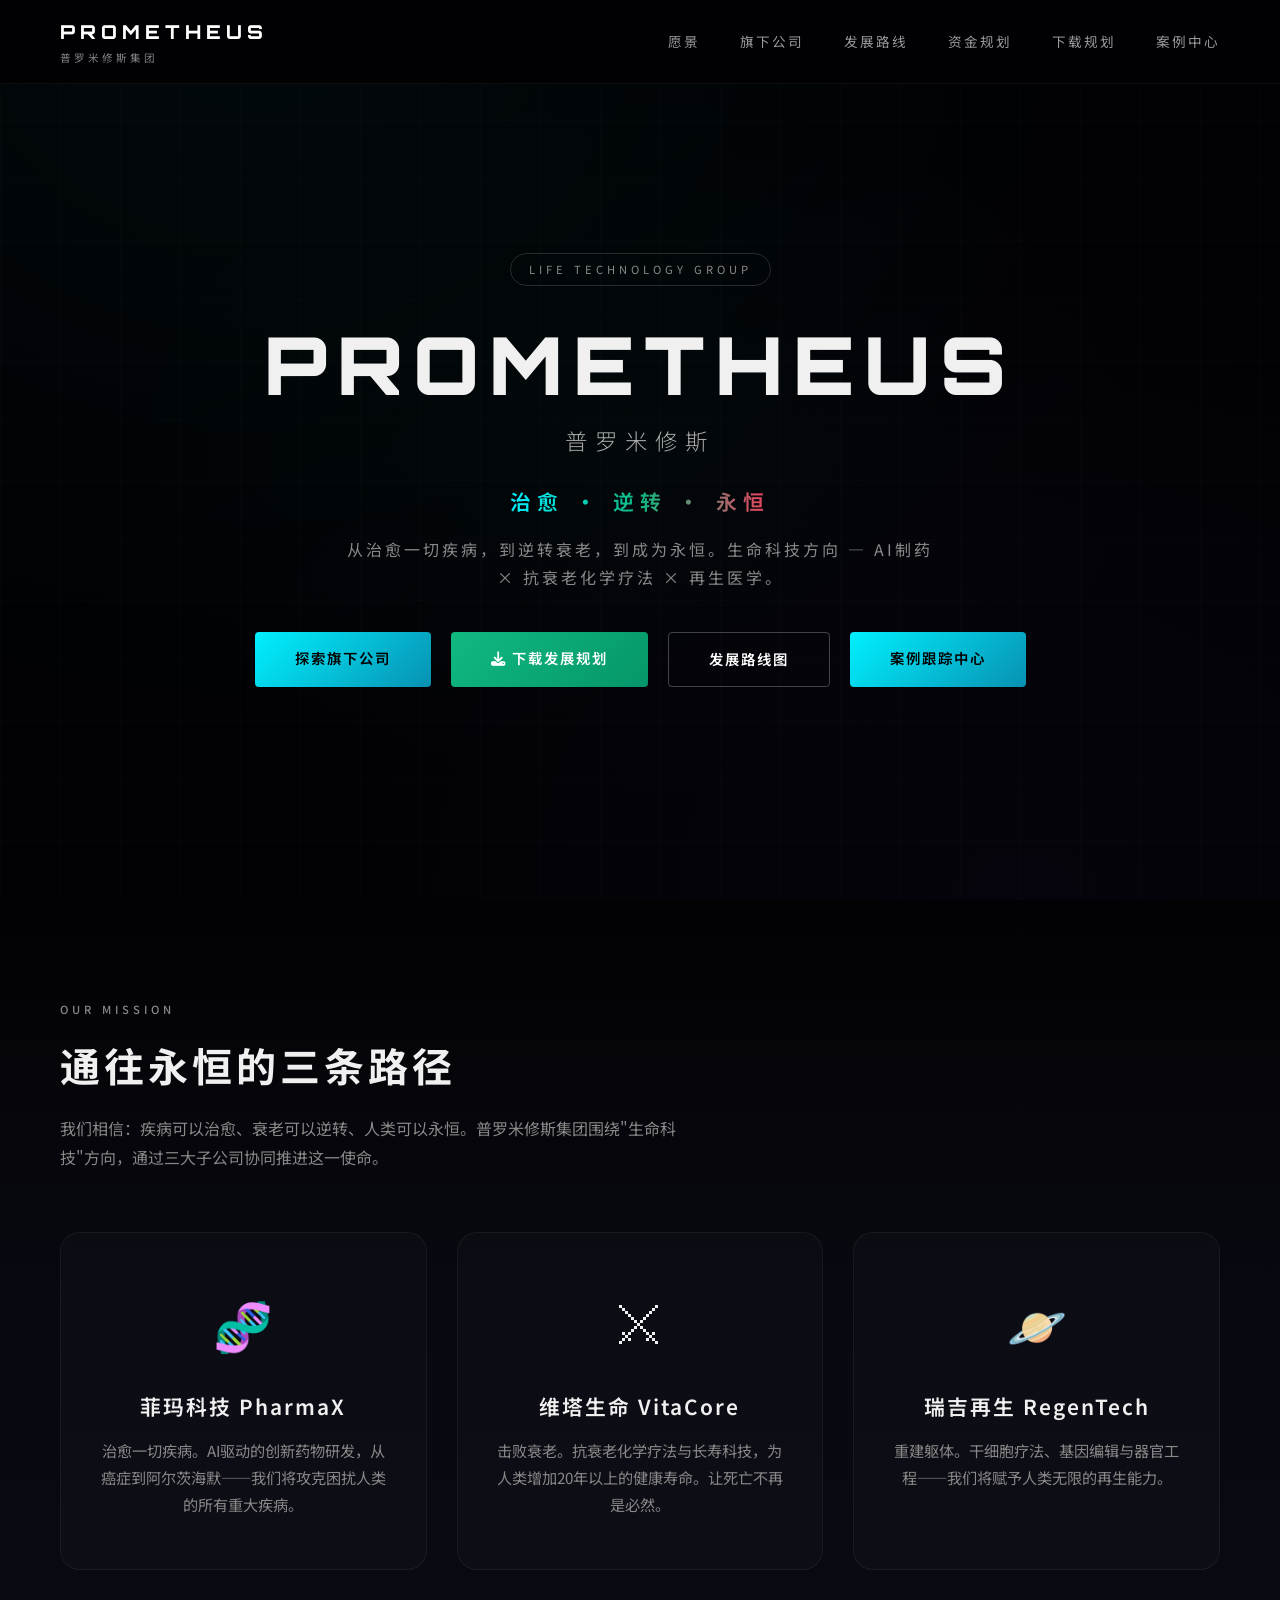
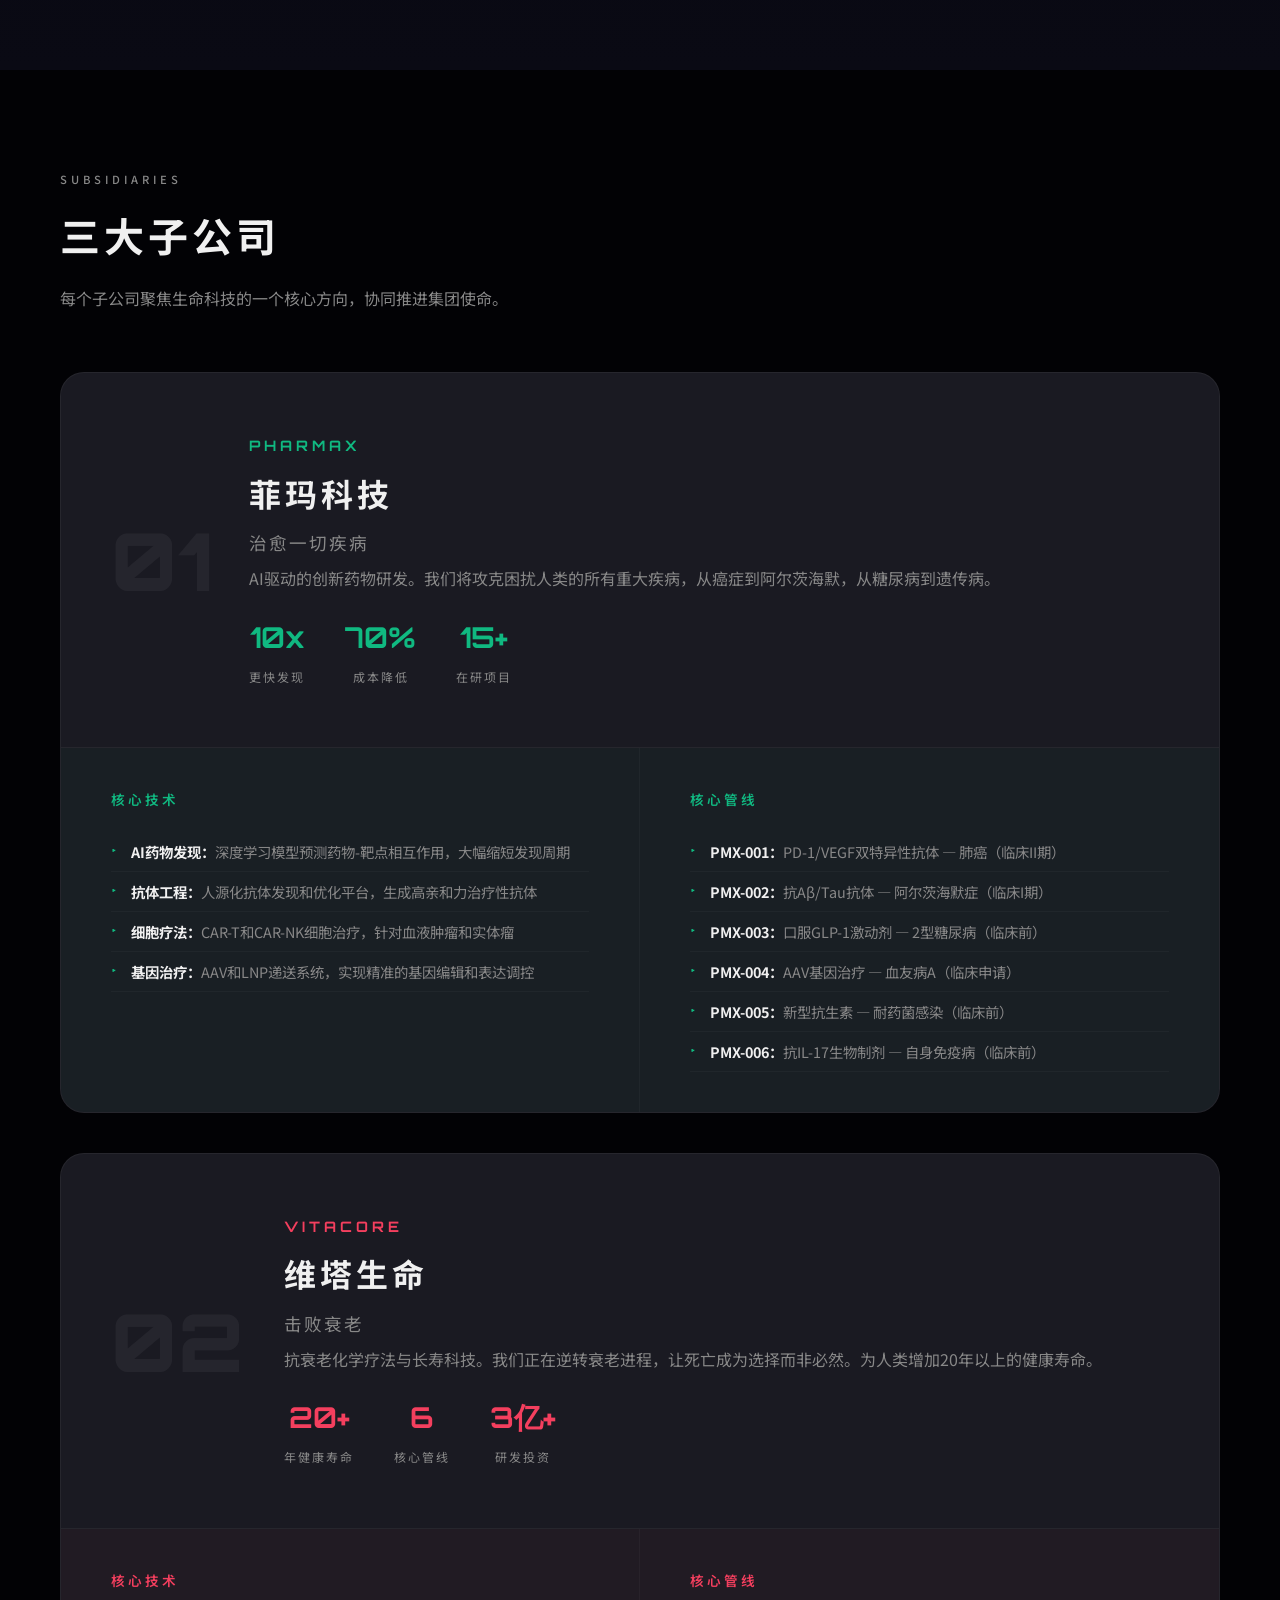
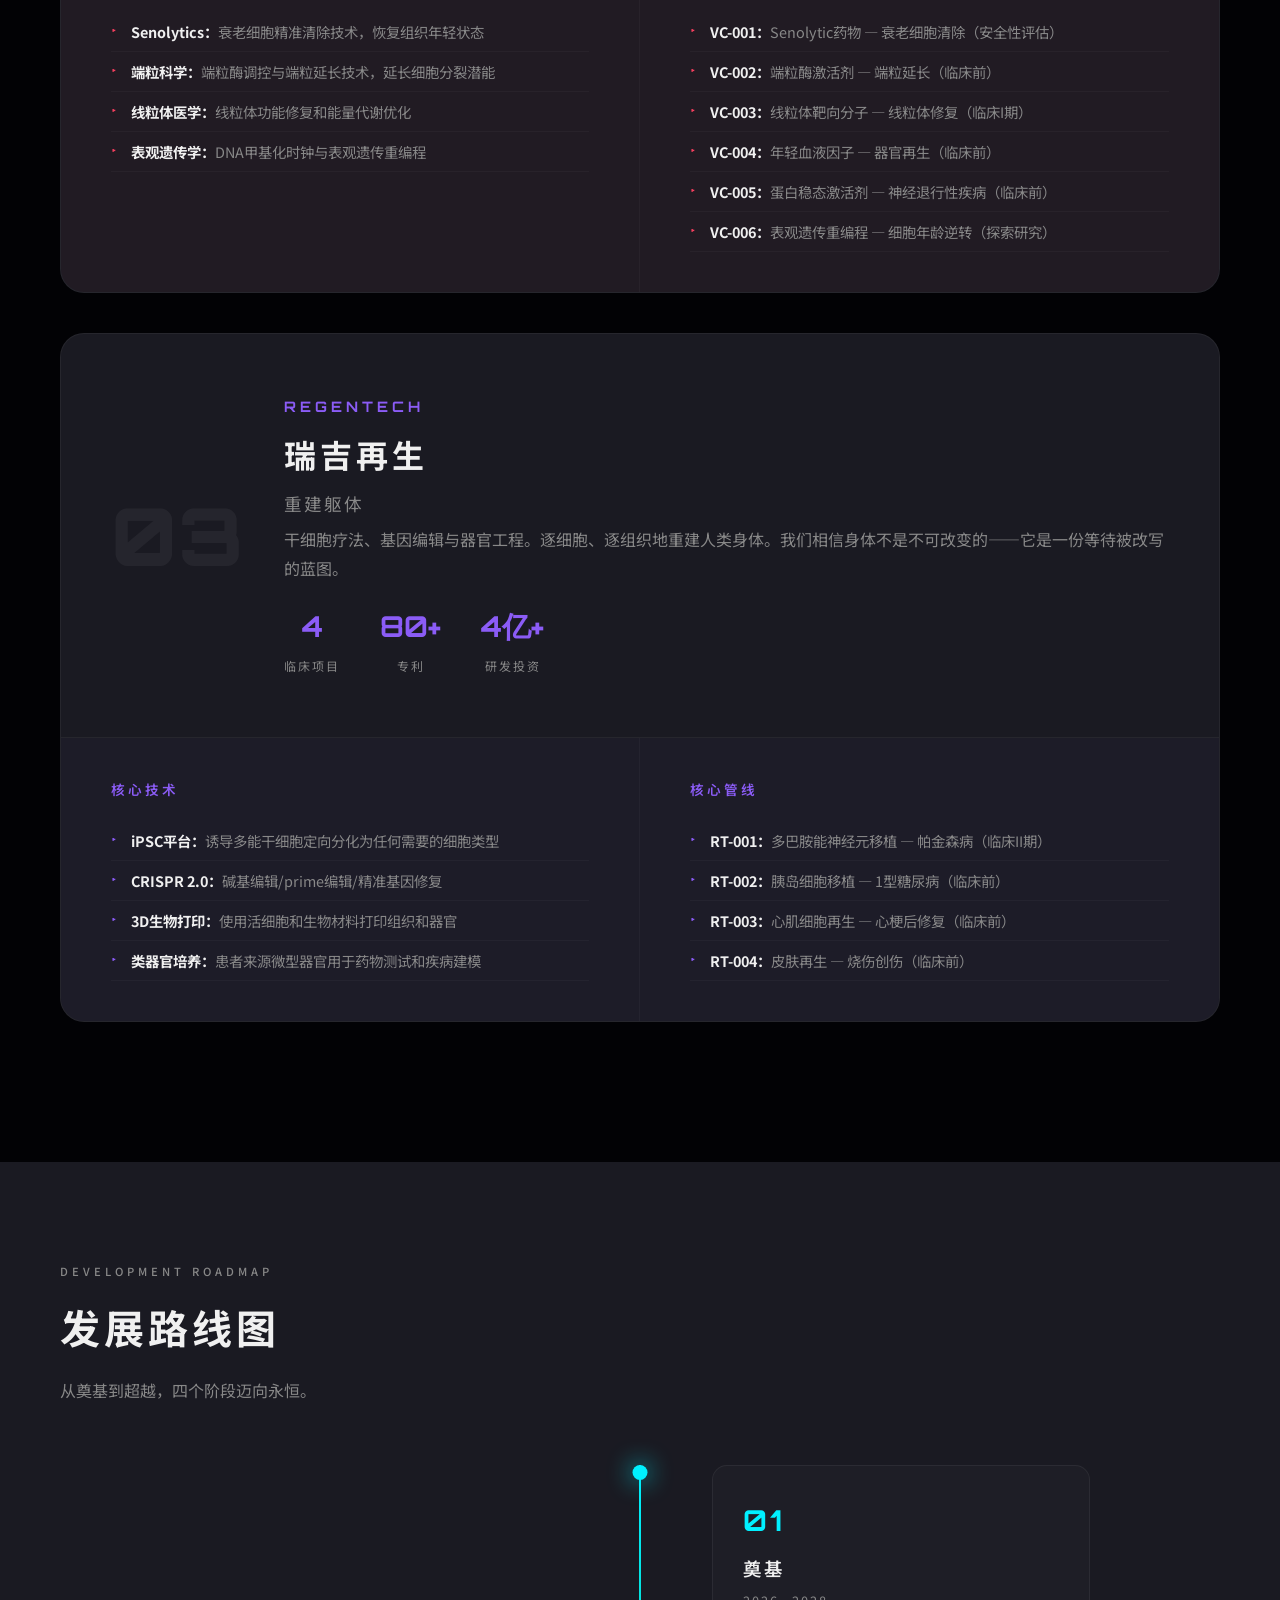
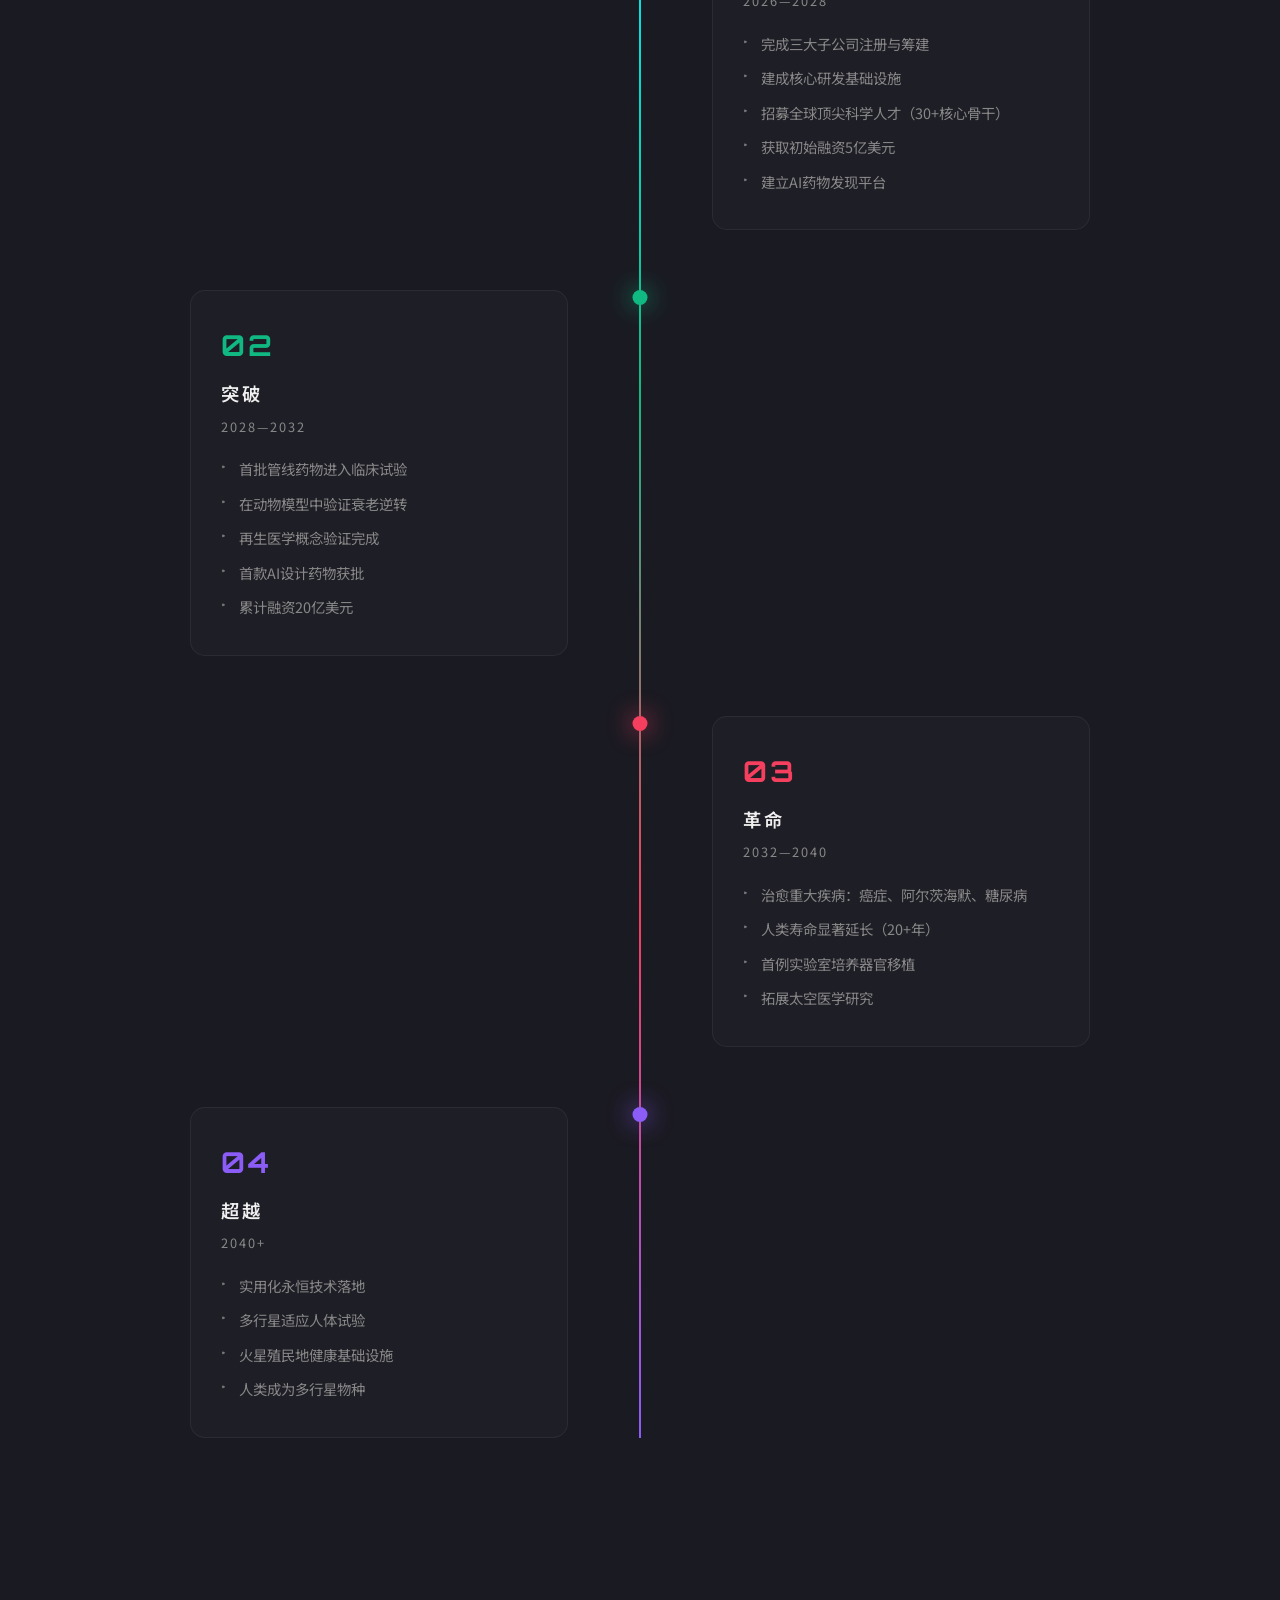
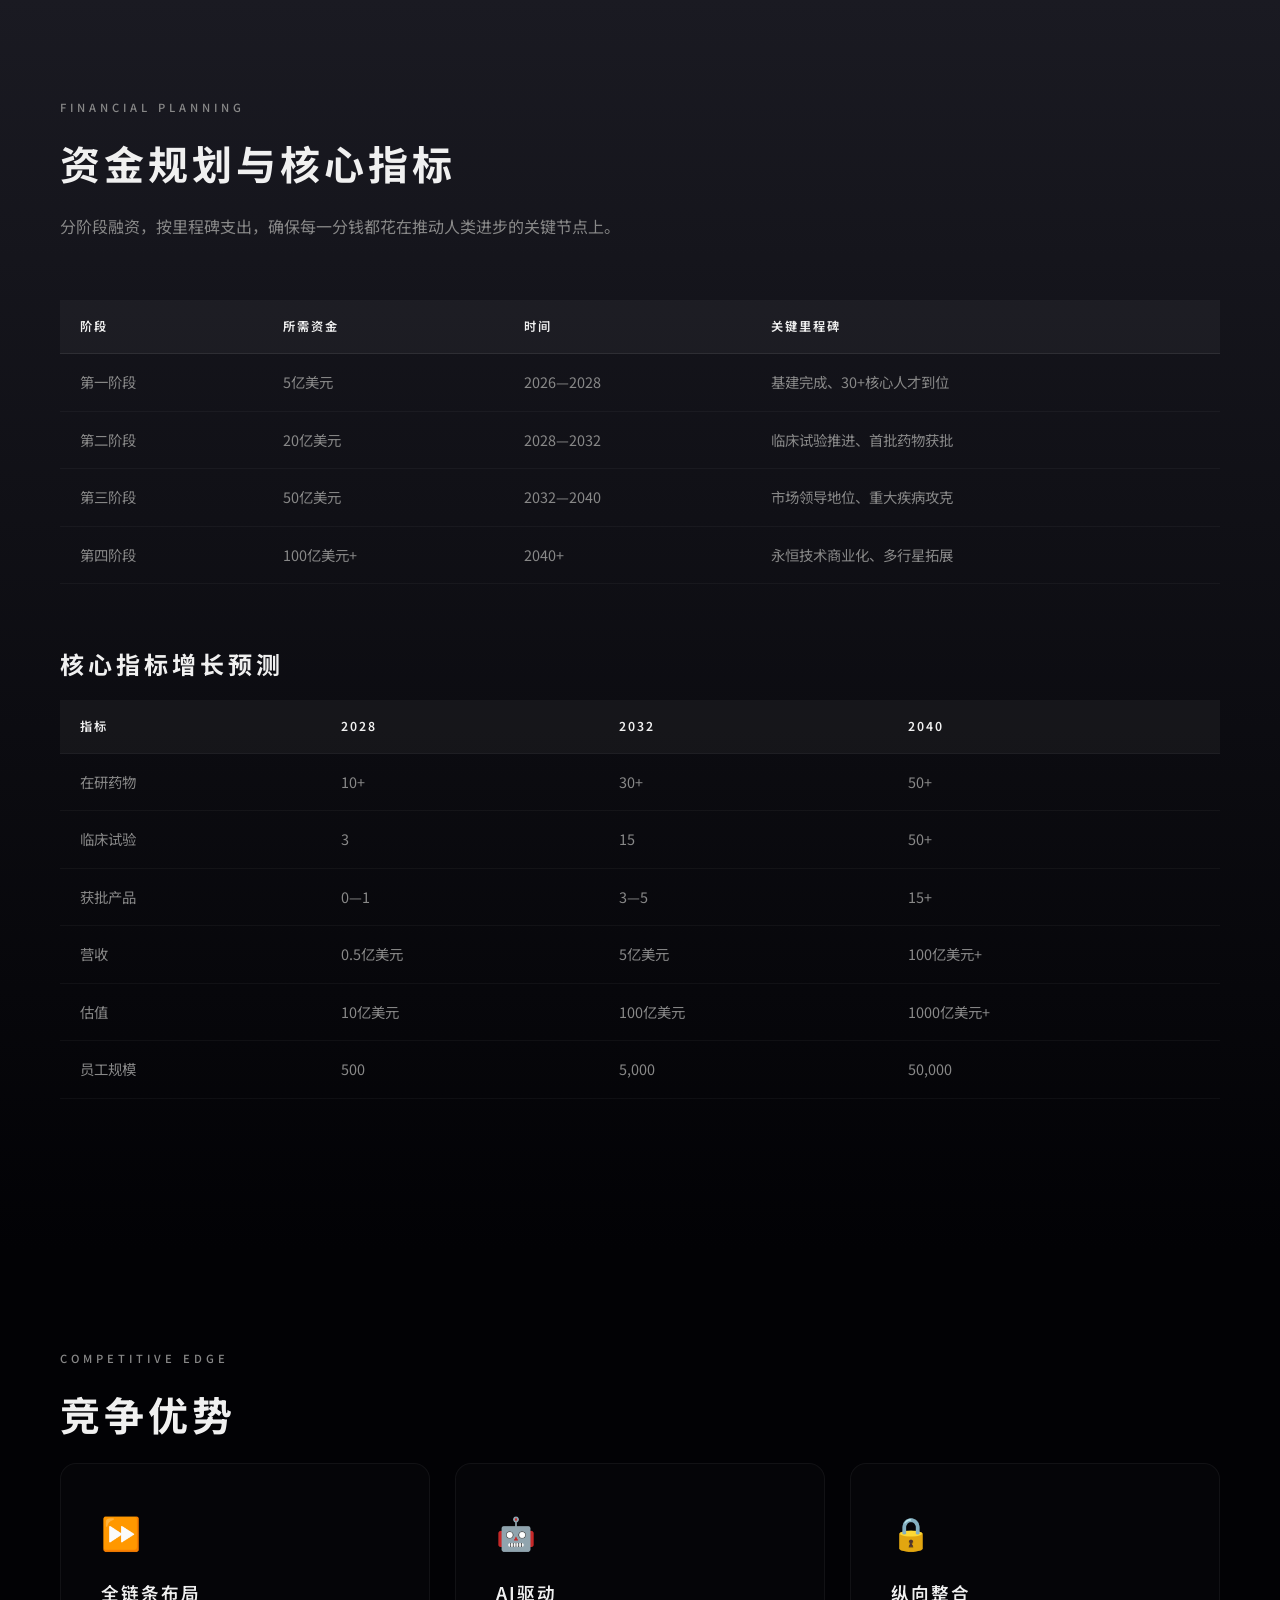
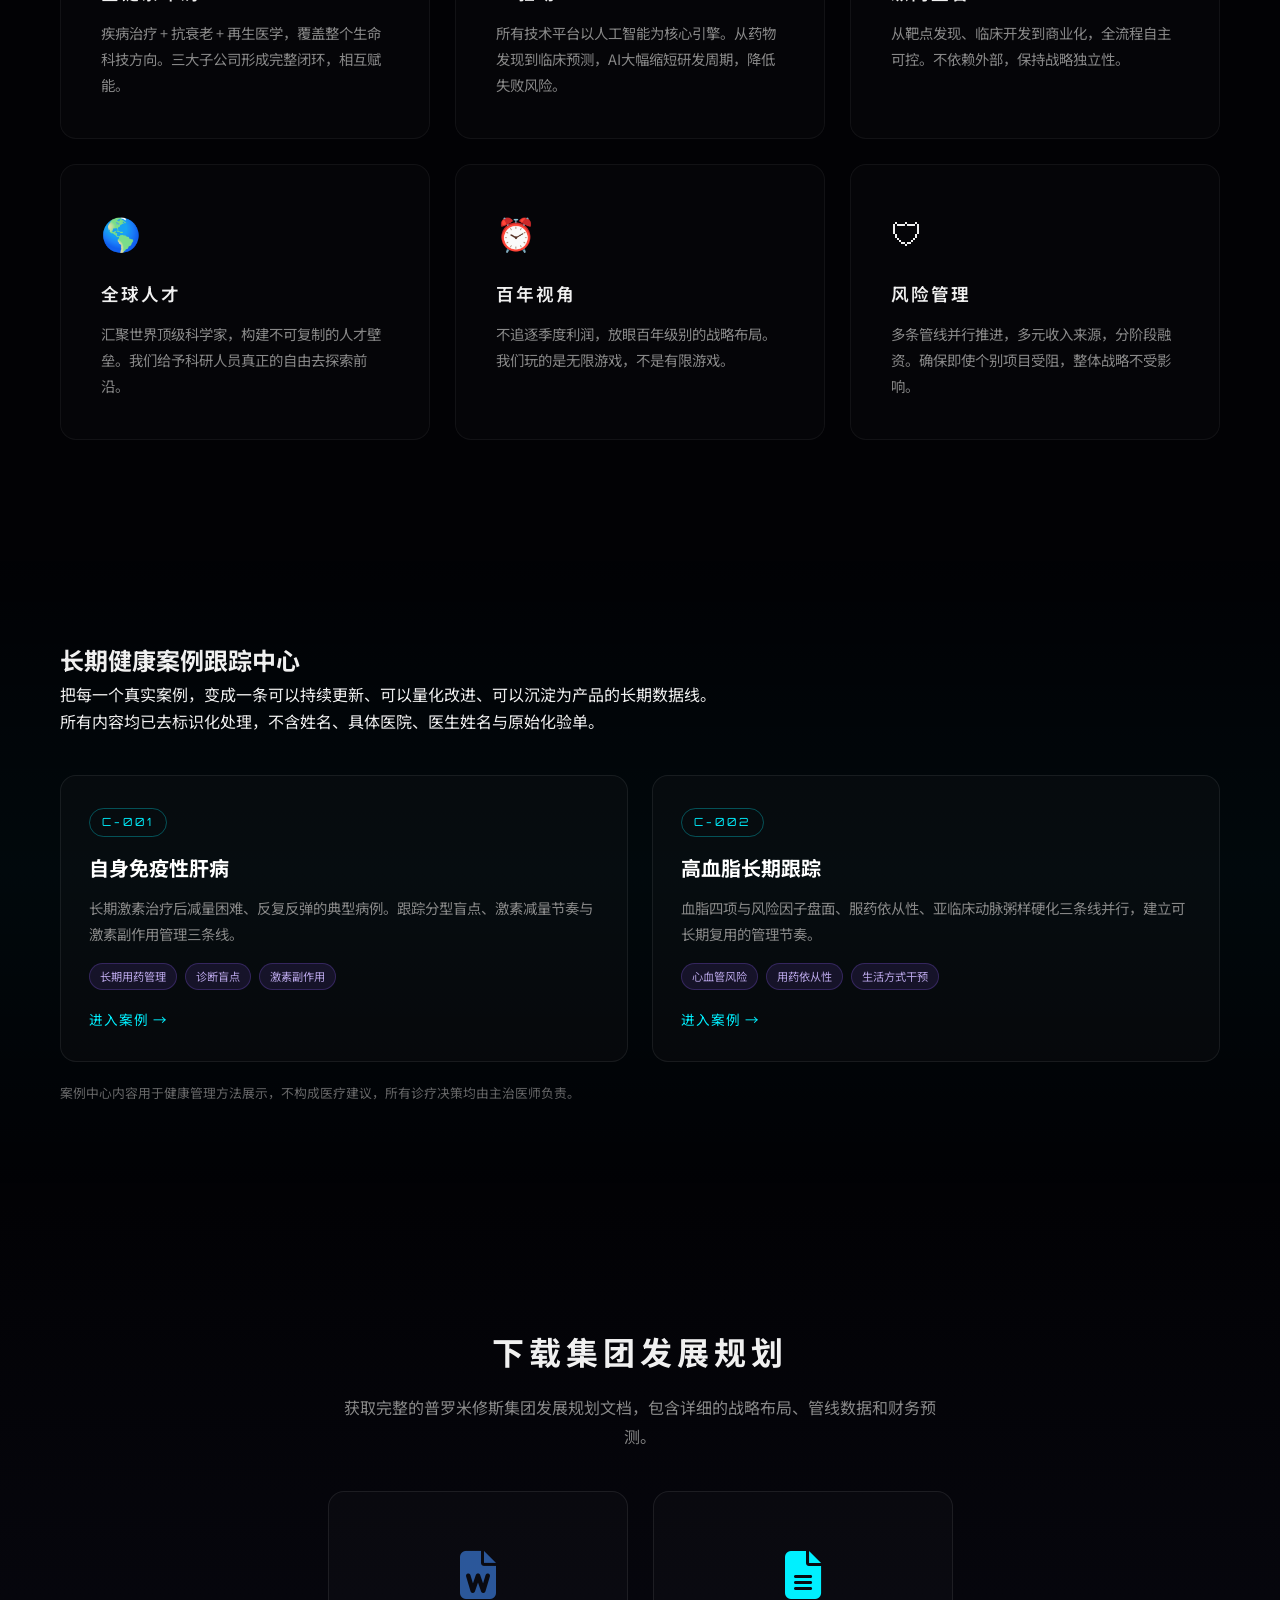
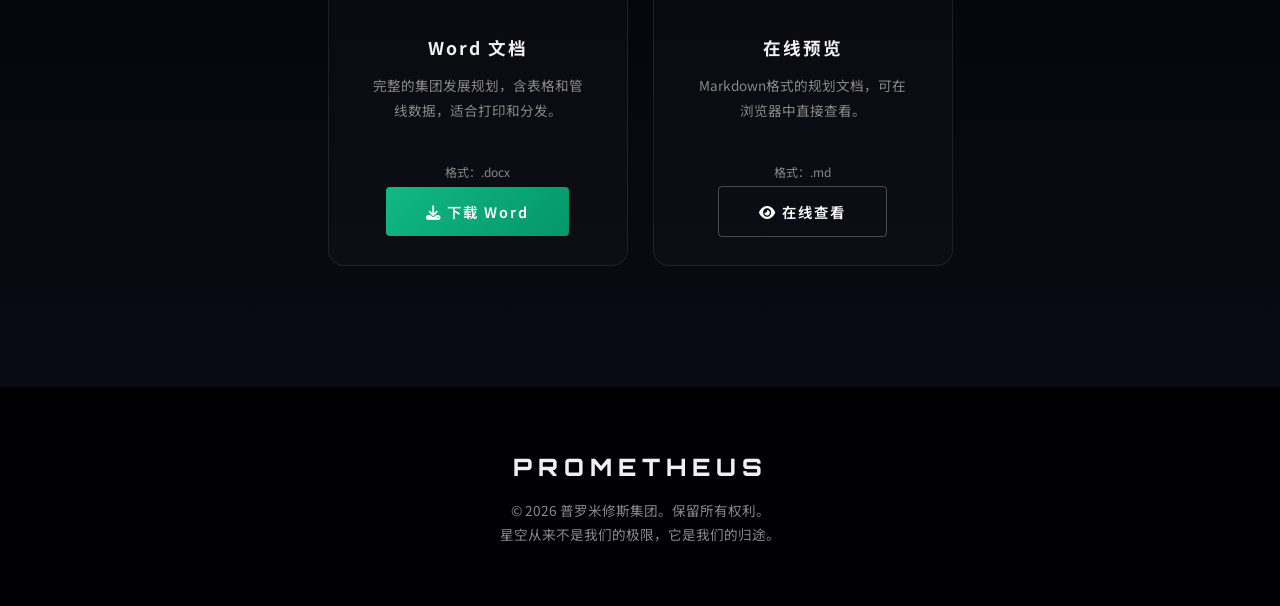
<file: index.html>
<!DOCTYPE html>
<html lang="zh-CN">
<head>
<meta charset="UTF-8">
<meta name="viewport" content="width=device-width, initial-scale=1.0">
<title>Prometheus | 普罗米修斯集团 — 生命科技</title>
<link href="https://fonts.googleapis.com/css2?family=Orbitron:wght@600;700;900&family=Noto+Sans+SC:wght@300;400;500;700&display=swap" rel="stylesheet">
<link rel="stylesheet" href="https://cdnjs.cloudflare.com/ajax/libs/font-awesome/6.4.0/css/all.min.css">
<style>
:root{--c1:#00f0ff;--c2:#10b981;--c3:#f43f5e;--c4:#8b5cf6;--d:#020205;--l:#f0f0f0;--g:#888;--dg:#1a1a22}
*{margin:0;padding:0;box-sizing:border-box}
html{scroll-behavior:smooth}
body{font-family:'Noto Sans SC',sans-serif;background:var(--d);color:var(--l);line-height:1.7;overflow-x:hidden}

/* Background */
.bg{position:fixed;inset:0;background:radial-gradient(ellipse at 20% 0%,rgba(0,240,255,0.03) 0%,transparent 60%),radial-gradient(ellipse at 80% 100%,rgba(139,92,246,0.03) 0%,transparent 60%),radial-gradient(ellipse at 50% 50%,rgba(16,185,129,0.02) 0%,transparent 60%);z-index:-2}
.grid-bg{position:fixed;inset:0;background:linear-gradient(rgba(255,255,255,0.015) 1px,transparent 1px),linear-gradient(90deg,rgba(255,255,255,0.015) 1px,transparent 1px);background-size:60px 60px;z-index:-1}

/* Nav */
nav{position:fixed;top:0;width:100%;background:rgba(2,2,5,.92);backdrop-filter:blur(30px);border-bottom:1px solid rgba(255,255,255,.05);padding:16px 60px;display:flex;justify-content:space-between;align-items:center;z-index:1000;transition:.3s}
.logo{font-family:'Orbitron',sans-serif;font-size:1.2em;font-weight:800;letter-spacing:5px;color:#fff}
.logo span{font-family:'Noto Sans SC',sans-serif;font-size:.55em;font-weight:400;letter-spacing:3px;opacity:.5;display:block}
.nav-links{display:flex;gap:40px}
.nav-links a{color:rgba(255,255,255,.6);text-decoration:none;font-size:.85em;letter-spacing:2px;transition:.3s;position:relative}
.nav-links a:hover{color:#fff}
.nav-links a::after{content:'';position:absolute;bottom:-4px;left:0;width:0;height:1px;background:var(--c1);transition:.3s}
.nav-links a:hover::after{width:100%}

/* Hero */
.hero{min-height:100vh;display:flex;flex-direction:column;justify-content:center;align-items:center;text-align:center;padding:120px 20px 80px;position:relative}
.hero-tag{display:inline-block;padding:6px 18px;border:1px solid rgba(255,255,255,.15);border-radius:30px;font-size:.7em;letter-spacing:4px;color:var(--g);margin-bottom:30px}
.hero h1{font-family:'Orbitron',sans-serif;font-size:clamp(2.5em,7vw,5em);font-weight:900;letter-spacing:10px;line-height:1.2}
.hero h1 .zh{display:block;font-family:'Noto Sans SC',sans-serif;font-size:.28em;font-weight:300;letter-spacing:8px;margin-top:15px;opacity:.7}
.hero-slogan{font-size:1.3em;letter-spacing:6px;margin:30px 0 15px;background:linear-gradient(90deg,var(--c1),var(--c2),var(--c3));-webkit-background-clip:text;-webkit-text-fill-color:transparent;font-weight:600}
.hero-sub{font-size:1em;color:var(--g);letter-spacing:3px;max-width:600px;line-height:1.8;margin-bottom:40px}
.hero-btns{display:flex;gap:20px;flex-wrap:wrap;justify-content:center}
.btn{padding:14px 40px;font-size:.9em;font-weight:600;letter-spacing:2px;border-radius:4px;text-decoration:none;transition:.35s;cursor:pointer;border:none}
.btn-primary{background:linear-gradient(135deg,var(--c1),#0891b2);color:#000}
.btn-primary:hover{transform:translateY(-3px);box-shadow:0 20px 50px rgba(0,240,255,.3)}
.btn-outline{border:1px solid rgba(255,255,255,.25);color:#fff;background:transparent}
.btn-outline:hover{background:rgba(255,255,255,.06);border-color:rgba(255,255,255,.4)}
.btn-download{background:linear-gradient(135deg,var(--c2),#059669);color:#fff}
.btn-download:hover{transform:translateY(-3px);box-shadow:0 20px 50px rgba(16,185,129,.3)}

/* Section */
section{padding:100px 60px;position:relative}
.container{max-width:1300px;margin:0 auto}
.section-label{font-size:.7em;letter-spacing:4px;color:var(--g);font-weight:500;margin-bottom:12px}
.section-title{font-size:clamp(1.8em,3.5vw,2.5em);letter-spacing:4px;font-weight:700;margin-bottom:15px}
.section-sub{font-size:1em;color:var(--g);max-width:650px;line-height:1.8;margin-bottom:60px}

/* Vision section */
#vision{background:linear-gradient(180deg,var(--d),#080810,#0a0a14)}
.vision-grid{display:grid;grid-template-columns:repeat(3,1fr);gap:30px}
.v-card{background:rgba(255,255,255,.02);border:1px solid rgba(255,255,255,.05);border-radius:20px;padding:50px 35px;text-align:center;transition:.4s;position:relative;overflow:hidden}
.v-card::before{content:'';position:absolute;top:0;left:50%;transform:translateX(-50%);width:80px;height:2px;opacity:0;transition:.4s}
.v-card:nth-child(1)::before{background:var(--c1)}
.v-card:nth-child(2)::before{background:var(--c2)}
.v-card:nth-child(3)::before{background:var(--c3)}
.v-card:hover{transform:translateY(-10px)}
.v-card:nth-child(1):hover{border-color:rgba(0,240,255,.3);box-shadow:0 20px 60px rgba(0,240,255,.08)}
.v-card:nth-child(2):hover{border-color:rgba(16,185,129,.3);box-shadow:0 20px 60px rgba(16,185,129,.08)}
.v-card:nth-child(3):hover{border-color:rgba(244,63,94,.3);box-shadow:0 20px 60px rgba(244,63,94,.08)}
.v-card:hover::before{opacity:1}
.v-icon{font-size:3em;margin-bottom:25px}
.v-card h3{font-size:1.3em;letter-spacing:2px;margin-bottom:12px;font-weight:600}
.v-card p{color:var(--g);font-size:.95em;line-height:1.8}

/* Companies */
.company-card{background:var(--dg);border:1px solid rgba(255,255,255,.05);border-radius:24px;overflow:hidden;margin-bottom:40px;transition:.4s}
.company-card:hover{border-color:rgba(255,255,255,.1)}
.cc-header{padding:60px 50px;display:flex;align-items:center;gap:40px;flex-wrap:wrap}
.cc-num{font-family:'Orbitron',sans-serif;font-size:5em;font-weight:900;opacity:.05;line-height:1}
.cc-info{flex:1}
.cc-info .en{font-family:'Orbitron',sans-serif;font-size:.9em;letter-spacing:4px;margin-bottom:8px;font-weight:700}
.cc-info .en.ph{color:var(--c2)}.cc-info .en.vc{color:var(--c3)}.cc-info .en.rt{color:var(--c4)}
.cc-info h2{font-size:2em;font-weight:700;letter-spacing:4px;margin-bottom:8px}
.cc-info .tagline{font-size:1.1em;color:var(--g);letter-spacing:2px;margin-bottom:6px}
.cc-info .desc{color:var(--g);line-height:1.8;margin-bottom:20px}
.cc-stats{display:flex;gap:40px}
.stat{text-align:center}
.stat .num{font-family:'Orbitron',sans-serif;font-size:1.8em;font-weight:700}
.stat .num.s1{color:var(--c2)}.stat .num.s2{color:var(--c3)}.stat .num.s3{color:var(--c4)}
.stat .lbl{font-size:.75em;color:var(--g);letter-spacing:2px;margin-top:5px}
.cc-body{display:grid;grid-template-columns:1fr 1fr;border-top:1px solid rgba(255,255,255,.05)}
.cc-block{padding:40px 50px;border-right:1px solid rgba(255,255,255,.03)}
.cc-block:last-child{border-right:none}
.cc-block h4{font-size:.85em;letter-spacing:3px;margin-bottom:20px;font-weight:600}
.cc-block ul{list-style:none}
.cc-block li{color:var(--g);font-size:.9em;padding:8px 0;border-bottom:1px solid rgba(255,255,255,.03);padding-left:20px;position:relative;line-height:1.6}
.cc-block li::before{content:'▸';position:absolute;left:0;font-size:.8em}
.cc-block li strong{color:var(--l)}
.cc-block.ph{background:rgba(16,185,129,.03)}.cc-block.ph h4,.cc-block.ph li::before{color:var(--c2)}
.cc-block.vc{background:rgba(244,63,94,.03)}.cc-block.vc h4,.cc-block.vc li::before{color:var(--c3)}
.cc-block.rt{background:rgba(139,92,246,.03)}.cc-block.rt h4,.cc-block.rt li::before{color:var(--c4)}
.cc-url{display:inline-block;padding:8px 20px;border:1px solid rgba(255,255,255,.2);border-radius:4px;font-size:.8em;letter-spacing:1px;text-decoration:none;color:var(--g);transition:.3s;margin-top:15px}
.cc-url:hover{background:rgba(255,255,255,.05);color:#fff}

/* Roadmap */
#roadmap{background:var(--dg)}
.timeline{position:relative;max-width:900px;margin:0 auto}
.timeline::before{content:'';position:absolute;left:50%;width:2px;height:100%;background:linear-gradient(to bottom,var(--c1),var(--c2),var(--c3),var(--c4));transform:translateX(-50%)}
.tl-item{display:flex;margin-bottom:60px;align-items:flex-start}
.tl-marker{width:15px;height:15px;border-radius:50%;position:absolute;left:50%;transform:translateX(-50%);z-index:2;box-shadow:0 0 20px}
.tl-marker.m1{background:var(--c1);box-shadow:0 0 25px var(--c1)}
.tl-marker.m2{background:var(--c2);box-shadow:0 0 25px var(--c2)}
.tl-marker.m3{background:var(--c3);box-shadow:0 0 25px var(--c3)}
.tl-marker.m4{background:var(--c4);box-shadow:0 0 25px var(--c4)}
.tl-content{width:42%;padding:30px;background:rgba(255,255,255,.02);border:1px solid rgba(255,255,255,.06);border-radius:15px}
.tl-item:nth-child(odd) .tl-content{margin-left:auto}
.tl-content .phase-num{font-family:'Orbitron',sans-serif;font-size:1.8em;font-weight:700;margin-bottom:8px;letter-spacing:3px}
.tl-item:nth-child(1) .phase-num{color:var(--c1)}
.tl-item:nth-child(2) .phase-num{color:var(--c2)}
.tl-item:nth-child(3) .phase-num{color:var(--c3)}
.tl-item:nth-child(4) .phase-num{color:var(--c4)}
.tl-content h3{font-size:1.15em;letter-spacing:3px;margin-bottom:6px;font-weight:600}
.tl-content .year{font-size:.8em;color:var(--g);letter-spacing:2px;margin-bottom:15px}
.tl-content ul{list-style:none}
.tl-content li{color:var(--g);font-size:.9em;padding:5px 0;padding-left:18px;position:relative;line-height:1.7}
.tl-content li::before{content:'▸';position:absolute;left:0;font-size:.7em;color:var(--g)}

/* Finance */
#finance{background:linear-gradient(180deg,var(--dg),var(--d))}
.table-wrap{overflow-x:auto;margin-bottom:50px}
table{width:100%;border-collapse:collapse;font-size:.9em}
th{text-align:left;padding:16px 20px;background:rgba(255,255,255,.04);font-weight:600;letter-spacing:2px;font-size:.85em;border-bottom:1px solid rgba(255,255,255,.08)}
td{padding:16px 20px;border-bottom:1px solid rgba(255,255,255,.04);color:var(--g)}
tr:hover td{background:rgba(255,255,255,.015)}

/* Advantages */
.adv-grid{display:grid;grid-template-columns:repeat(auto-fit,minmax(350px,1fr));gap:25px}
.adv-card{background:rgba(255,255,255,.015);border:1px solid rgba(255,255,255,.05);border-radius:16px;padding:40px;transition:.3s}
.adv-card:hover{border-color:rgba(255,255,255,.1);transform:translateY(-5px)}
.adv-card .adv-icon{font-size:2em;margin-bottom:20px}
.adv-card h4{font-size:1.1em;letter-spacing:2px;margin-bottom:12px;font-weight:600}
.adv-card p{color:var(--g);font-size:.9em;line-height:1.8}

/* Download section */
#download{text-align:center;background:linear-gradient(180deg,var(--d),#0a0a14);padding:120px 60px}
#download h2{font-size:2em;letter-spacing:5px;margin-bottom:15px}
#download p{color:var(--g);max-width:600px;margin:0 auto 40px;line-height:1.8}
.download-cards{display:flex;gap:25px;justify-content:center;flex-wrap:wrap}
.dl-card{background:rgba(255,255,255,.02);border:1px solid rgba(255,255,255,.08);border-radius:16px;padding:40px;width:300px;text-align:center;transition:.4s}
.dl-card:hover{border-color:rgba(16,185,129,.4);box-shadow:0 20px 60px rgba(16,185,129,.1)}
.dl-card .dl-icon{font-size:3em;margin-bottom:20px}
.dl-card h4{font-size:1.1em;letter-spacing:2px;margin-bottom:10px}
.dl-card p{color:var(--g);font-size:.85em;line-height:1.7;margin-bottom:20px}
.dl-card .dl-size{color:var(--g);font-size:.75em;margin-bottom:15px}

/* Footer */
footer{background:#010103;padding:60px;text-align:center;border-top:1px solid rgba(255,255,255,.03)}
footer .footer-logo{font-family:'Orbitron',sans-serif;font-size:1.5em;font-weight:800;letter-spacing:6px;margin-bottom:10px}
footer p{color:var(--g);font-size:.85em;line-height:1.8}



/* Floating quick-jump to case center (mobile) */
.jump-cases{position:fixed;right:16px;bottom:16px;z-index:900;display:none;
  padding:12px 18px;border-radius:30px;text-decoration:none;
  background:linear-gradient(135deg,var(--c1),var(--c4));color:#020205;
  font-size:.82em;font-weight:700;letter-spacing:1px;
  box-shadow:0 8px 26px rgba(0,240,255,.28)}
@media(max-width:768px){.jump-cases{display:block}}
@media(min-width:769px){.jump-cases{display:none}}

/* Case center promo */
#cases{background:linear-gradient(180deg,transparent,rgba(0,240,255,.03),transparent)}
.case-cards{display:grid;grid-template-columns:repeat(2,1fr);gap:24px;margin:40px 0 20px}
.case-card{display:block;position:relative;text-decoration:none;color:inherit;
  background:rgba(255,255,255,.02);border:1px solid rgba(255,255,255,.07);border-radius:16px;
  padding:30px 28px;transition:.3s;overflow:hidden}
.case-card::before{content:'';position:absolute;inset:0;opacity:0;transition:.3s;
  background:linear-gradient(135deg,rgba(0,240,255,.08),rgba(139,92,246,.08))}
.case-card:hover{border-color:rgba(0,240,255,.35);transform:translateY(-4px)}
.case-card:hover::before{opacity:1}
.case-card>*{position:relative}
.cc-badge{display:inline-block;font-family:'Orbitron',sans-serif;font-size:.7em;letter-spacing:3px;
  padding:4px 12px;border:1px solid rgba(0,240,255,.3);border-radius:20px;color:var(--c1);margin-bottom:14px}
.case-card h4{font-size:1.25em;margin-bottom:10px;color:#fff}
.case-card p{color:var(--g);font-size:.9em;line-height:1.8;margin-bottom:16px}
.cc-tags{display:flex;gap:8px;flex-wrap:wrap}
.cc-tags span{font-size:.7em;padding:3px 10px;border-radius:20px;
  background:rgba(139,92,246,.12);border:1px solid rgba(139,92,246,.25);color:#b9a6e8}
.cc-go{margin-top:18px;color:var(--c1);font-size:.85em;letter-spacing:1px}
.case-note{color:var(--g);font-size:.8em;margin-top:16px;opacity:.75}

/* Mobile fixes */
@media(max-width:768px){
  .hero h1{font-size:clamp(1.7em,8.5vw,2.6em);letter-spacing:4px}
  .hero h1 .zh{letter-spacing:4px;margin-top:10px}
  .hero-slogan{font-size:1.05em;letter-spacing:3px}
  .hero-sub{letter-spacing:1px;font-size:.92em}
  .hero-btns{gap:12px}
  .hero-btns .btn{padding:13px 22px;font-size:.9em}
  .case-cards{grid-template-columns:1fr;gap:16px}
  .case-card{padding:24px 22px}
}

/* Responsive */
@media(max-width:768px){
nav{padding:15px 25px}
.nav-links{display:none}
section{padding:60px 25px}
.vision-grid{grid-template-columns:1fr}
.cc-header{flex-direction:column;text-align:center;padding:40px 25px}
.cc-body{grid-template-columns:1fr}
.cc-block{border-right:none;border-bottom:1px solid rgba(255,255,255,.03);padding:30px 25px}
.timeline::before{left:20px}
.tl-marker{left:20px!important}
.tl-content{width:calc(100% - 50px)!important;margin-left:50px!important}
.cc-stats{justify-content:center}
}

/* Animations */
@keyframes fadeUp{from{opacity:0;transform:translateY(40px)}to{opacity:1;transform:translateY(0)}}
.hero h1,.hero-slogan,.hero-sub,.hero-btns{animation:fadeUp .8s ease-out forwards}
.hero-slogan{animation-delay:.2s}.hero-sub{animation-delay:.4s}.hero-btns{animation-delay:.6s}
</style>
</head>
<body>

<div class="bg"></div><div class="grid-bg"></div>

<nav>
<div class="logo">PROMETHEUS<span>普罗米修斯集团</span></div>
<div class="nav-links">
<a href="#vision">愿景</a>
<a href="#companies">旗下公司</a>
<a href="#roadmap">发展路线</a>
<a href="#finance">资金规划</a>
<a href="#download">下载规划</a>
<a href="cases/index.html">案例中心</a>
</div>
</nav>
<a href="cases/index.html" class="jump-cases" id="jumpCases">案例中心</a>


<!-- HERO -->
<section class="hero">
<div class="hero-tag">LIFE TECHNOLOGY GROUP</div>
<h1>PROMETHEUS<span class="zh">普罗米修斯</span></h1>
<div class="hero-slogan">治愈 · 逆转 · 永恒</div>
<p class="hero-sub">从治愈一切疾病，到逆转衰老，到成为永恒。生命科技方向 — AI制药 × 抗衰老化学疗法 × 再生医学。</p>
<div class="hero-btns">
<a href="#companies" class="btn btn-primary">探索旗下公司</a>
<a href="#download" class="btn btn-download"><i class="fas fa-download"></i> 下载发展规划</a>
<a href="#roadmap" class="btn btn-outline">发展路线图</a>

<a href="cases/index.html" class="btn btn-primary">案例跟踪中心</a></div>
</section>

<!-- VISION -->
<section id="vision">
<div class="container">
<div class="section-label">OUR MISSION</div>
<div class="section-title">通往永恒的三条路径</div>
<p class="section-sub">我们相信：疾病可以治愈、衰老可以逆转、人类可以永恒。普罗米修斯集团围绕"生命科技"方向，通过三大子公司协同推进这一使命。</p>
<div class="vision-grid">
<div class="v-card">
<div class="v-icon">&#129516;</div>
<h3>菲玛科技 PharmaX</h3>
<p>治愈一切疾病。AI驱动的创新药物研发，从癌症到阿尔茨海默——我们将攻克困扰人类的所有重大疾病。</p>
</div>
<div class="v-card">
<div class="v-icon">&#9876;</div>
<h3>维塔生命 VitaCore</h3>
<p>击败衰老。抗衰老化学疗法与长寿科技，为人类增加20年以上的健康寿命。让死亡不再是必然。</p>
</div>
<div class="v-card">
<div class="v-icon">&#129680;</div>
<h3>瑞吉再生 RegenTech</h3>
<p>重建躯体。干细胞疗法、基因编辑与器官工程——我们将赋予人类无限的再生能力。</p>
</div></div></div>
</section>

<!-- COMPANIES -->
<section id="companies">
<div class="container">
<div class="section-label">SUBSIDIARIES</div>
<div class="section-title">三大子公司</div>
<p class="section-sub">每个子公司聚焦生命科技的一个核心方向，协同推进集团使命。</p>

<!-- PharmaX -->
<div class="company-card">
<div class="cc-header">
<div class="cc-num">01</div>
<div class="cc-info">
<div class="en ph">PHARMAX</div>
<h2>菲玛科技</h2>
<div class="tagline">治愈一切疾病</div>
<div class="desc">AI驱动的创新药物研发。我们将攻克困扰人类的所有重大疾病，从癌症到阿尔茨海默，从糖尿病到遗传病。</div>
<div class="cc-stats">
<div class="stat"><div class="num s1">10x</div><div class="lbl">更快发现</div></div>
<div class="stat"><div class="num s1">70%</div><div class="lbl">成本降低</div></div>
<div class="stat"><div class="num s1">15+</div><div class="lbl">在研项目</div></div>
</div>
</div>
</div>
<div class="cc-body">
<div class="cc-block ph"><h4>核心技术</h4>
<ul>
<li><strong>AI药物发现：</strong>深度学习模型预测药物-靶点相互作用，大幅缩短发现周期</li>
<li><strong>抗体工程：</strong>人源化抗体发现和优化平台，生成高亲和力治疗性抗体</li>
<li><strong>细胞疗法：</strong>CAR-T和CAR-NK细胞治疗，针对血液肿瘤和实体瘤</li>
<li><strong>基因治疗：</strong>AAV和LNP递送系统，实现精准的基因编辑和表达调控</li>
</ul>
</div>
<div class="cc-block ph"><h4>核心管线</h4>
<ul>
<li><strong>PMX-001：</strong>PD-1/VEGF双特异性抗体 — 肺癌（临床II期）</li>
<li><strong>PMX-002：</strong>抗Aβ/Tau抗体 — 阿尔茨海默症（临床I期）</li>
<li><strong>PMX-003：</strong>口服GLP-1激动剂 — 2型糖尿病（临床前）</li>
<li><strong>PMX-004：</strong>AAV基因治疗 — 血友病A（临床申请）</li>
<li><strong>PMX-005：</strong>新型抗生素 — 耐药菌感染（临床前）</li>
<li><strong>PMX-006：</strong>抗IL-17生物制剂 — 自身免疫病（临床前）</li>
</ul>
</div></div>
</div>

<!-- VitaCore -->
<div class="company-card">
<div class="cc-header">
<div class="cc-num">02</div>
<div class="cc-info">
<div class="en vc">VITACORE</div>
<h2>维塔生命</h2>
<div class="tagline">击败衰老</div>
<div class="desc">抗衰老化学疗法与长寿科技。我们正在逆转衰老进程，让死亡成为选择而非必然。为人类增加20年以上的健康寿命。</div>
<div class="cc-stats">
<div class="stat"><div class="num s2">20+</div><div class="lbl">年健康寿命</div></div>
<div class="stat"><div class="num s2">6</div><div class="lbl">核心管线</div></div>
<div class="stat"><div class="num s2">3亿+</div><div class="lbl">研发投资</div></div>
</div>
</div>
</div>
<div class="cc-body">
<div class="cc-block vc"><h4>核心技术</h4>
<ul>
<li><strong>Senolytics：</strong>衰老细胞精准清除技术，恢复组织年轻状态</li>
<li><strong>端粒科学：</strong>端粒酶调控与端粒延长技术，延长细胞分裂潜能</li>
<li><strong>线粒体医学：</strong>线粒体功能修复和能量代谢优化</li>
<li><strong>表观遗传学：</strong>DNA甲基化时钟与表观遗传重编程</li>
</ul>
</div>
<div class="cc-block vc"><h4>核心管线</h4>
<ul>
<li><strong>VC-001：</strong>Senolytic药物 — 衰老细胞清除（安全性评估）</li>
<li><strong>VC-002：</strong>端粒酶激活剂 — 端粒延长（临床前）</li>
<li><strong>VC-003：</strong>线粒体靶向分子 — 线粒体修复（临床I期）</li>
<li><strong>VC-004：</strong>年轻血液因子 — 器官再生（临床前）</li>
<li><strong>VC-005：</strong>蛋白稳态激活剂 — 神经退行性疾病（临床前）</li>
<li><strong>VC-006：</strong>表观遗传重编程 — 细胞年龄逆转（探索研究）</li>
</ul>
</div></div>
</div>

<!-- RegenTech -->
<div class="company-card">
<div class="cc-header">
<div class="cc-num">03</div>
<div class="cc-info">
<div class="en rt">REGENTECH</div>
<h2>瑞吉再生</h2>
<div class="tagline">重建躯体</div>
<div class="desc">干细胞疗法、基因编辑与器官工程。逐细胞、逐组织地重建人类身体。我们相信身体不是不可改变的——它是一份等待被改写的蓝图。</div>
<div class="cc-stats">
<div class="stat"><div class="num s3">4</div><div class="lbl">临床项目</div></div>
<div class="stat"><div class="num s3">80+</div><div class="lbl">专利</div></div>
<div class="stat"><div class="num s3">4亿+</div><div class="lbl">研发投资</div></div>
</div>
</div>
</div>
<div class="cc-body">
<div class="cc-block rt"><h4>核心技术</h4>
<ul>
<li><strong>iPSC平台：</strong>诱导多能干细胞定向分化为任何需要的细胞类型</li>
<li><strong>CRISPR 2.0：</strong>碱基编辑/prime编辑/精准基因修复</li>
<li><strong>3D生物打印：</strong>使用活细胞和生物材料打印组织和器官</li>
<li><strong>类器官培养：</strong>患者来源微型器官用于药物测试和疾病建模</li>
</ul>
</div>
<div class="cc-block rt"><h4>核心管线</h4>
<ul>
<li><strong>RT-001：</strong>多巴胺能神经元移植 — 帕金森病（临床II期）</li>
<li><strong>RT-002：</strong>胰岛细胞移植 — 1型糖尿病（临床前）</li>
<li><strong>RT-003：</strong>心肌细胞再生 — 心梗后修复（临床前）</li>
<li><strong>RT-004：</strong>皮肤再生 — 烧伤创伤（临床前）</li>
</ul>
</div></div>
</div>
</div>
</section>

<!-- ROADMAP -->
<section id="roadmap">
<div class="container">
<div class="section-label">DEVELOPMENT ROADMAP</div>
<div class="section-title">发展路线图</div>
<p class="section-sub">从奠基到超越，四个阶段迈向永恒。</p>

<div class="timeline">
<div class="tl-item"><div class="tl-marker m1"></div>
<div class="tl-content"><div class="phase-num">01</div><h3>奠基</h3><div class="year">2026—2028</div>
<ul><li>完成三大子公司注册与筹建</li><li>建成核心研发基础设施</li><li>招募全球顶尖科学人才（30+核心骨干）</li><li>获取初始融资5亿美元</li><li>建立AI药物发现平台</li></ul></div></div>

<div class="tl-item"><div class="tl-marker m2"></div>
<div class="tl-content"><div class="phase-num">02</div><h3>突破</h3><div class="year">2028—2032</div>
<ul><li>首批管线药物进入临床试验</li><li>在动物模型中验证衰老逆转</li><li>再生医学概念验证完成</li><li>首款AI设计药物获批</li><li>累计融资20亿美元</li></ul></div></div>

<div class="tl-item"><div class="tl-marker m3"></div>
<div class="tl-content"><div class="phase-num">03</div><h3>革命</h3><div class="year">2032—2040</div>
<ul><li>治愈重大疾病：癌症、阿尔茨海默、糖尿病</li><li>人类寿命显著延长（20+年）</li><li>首例实验室培养器官移植</li><li>拓展太空医学研究</li></ul></div></div>

<div class="tl-item"><div class="tl-marker m4"></div>
<div class="tl-content"><div class="phase-num">04</div><h3>超越</h3><div class="year">2040+</div>
<ul><li>实用化永恒技术落地</li><li>多行星适应人体试验</li><li>火星殖民地健康基础设施</li><li>人类成为多行星物种</li></ul></div></div>
</div>
</div>
</section>

<!-- FINANCE -->
<section id="finance">
<div class="container">
<div class="section-label">FINANCIAL PLANNING</div>
<div class="section-title">资金规划与核心指标</div>
<p class="section-sub">分阶段融资，按里程碑支出，确保每一分钱都花在推动人类进步的关键节点上。</p>

<div class="table-wrap">
<table>
<tr><th>阶段</th><th>所需资金</th><th>时间</th><th>关键里程碑</th></tr>
<tr><td>第一阶段</td><td>5亿美元</td><td>2026—2028</td><td>基建完成、30+核心人才到位</td></tr>
<tr><td>第二阶段</td><td>20亿美元</td><td>2028—2032</td><td>临床试验推进、首批药物获批</td></tr>
<tr><td>第三阶段</td><td>50亿美元</td><td>2032—2040</td><td>市场领导地位、重大疾病攻克</td></tr>
<tr><td>第四阶段</td><td>100亿美元+</td><td>2040+</td><td>永恒技术商业化、多行星拓展</td></tr>
</table>
</div>

<div class="section-title" style="font-size:1.5em;margin-top:60px">核心指标增长预测</div>
<div class="table-wrap">
<table>
<tr><th>指标</th><th>2028</th><th>2032</th><th>2040</th></tr>
<tr><td>在研药物</td><td>10+</td><td>30+</td><td>50+</td></tr>
<tr><td>临床试验</td><td>3</td><td>15</td><td>50+</td></tr>
<tr><td>获批产品</td><td>0—1</td><td>3—5</td><td>15+</td></tr>
<tr><td>营收</td><td>0.5亿美元</td><td>5亿美元</td><td>100亿美元+</td></tr>
<tr><td>估值</td><td>10亿美元</td><td>100亿美元</td><td>1000亿美元+</td></tr>
<tr><td>员工规模</td><td>500</td><td>5,000</td><td>50,000</td></tr>
</table>
</div>
</div>
</section>

<!-- ADVANTAGES -->
<section id="advantages">
<div class="container">
<div class="section-label">COMPETITIVE EDGE</div>
<div class="section-title">竞争优势</div>
<div class="adv-grid">
<div class="adv-card"><div class="adv-icon">&#9193;</div><h4>全链条布局</h4><p>疾病治疗 + 抗衰老 + 再生医学，覆盖整个生命科技方向。三大子公司形成完整闭环，相互赋能。</p></div>
<div class="adv-card"><div class="adv-icon">&#129302;</div><h4>AI驱动</h4><p>所有技术平台以人工智能为核心引擎。从药物发现到临床预测，AI大幅缩短研发周期，降低失败风险。</p></div>
<div class="adv-card"><div class="adv-icon">&#128274;</div><h4>纵向整合</h4><p>从靶点发现、临床开发到商业化，全流程自主可控。不依赖外部，保持战略独立性。</p></div>
<div class="adv-card"><div class="adv-icon">&#127758;</div><h4>全球人才</h4><p>汇聚世界顶级科学家，构建不可复制的人才壁垒。我们给予科研人员真正的自由去探索前沿。</p></div>
<div class="adv-card"><div class="adv-icon">&#9200;</div><h4>百年视角</h4><p>不追逐季度利润，放眼百年级别的战略布局。我们玩的是无限游戏，不是有限游戏。</p></div>
<div class="adv-card"><div class="adv-icon">&#128737;</div><h4>风险管理</h4><p>多条管线并行推进，多元收入来源，分阶段融资。确保即使个别项目受阻，整体战略不受影响。</p></div>
</div></div>
</section>

<!-- DOWNLOAD -->

<!-- CASE CENTER -->
<section id="cases">
<h2>长期健康案例跟踪中心</h2>
<p>把每一个真实案例，变成一条可以持续更新、可以量化改进、可以沉淀为产品的长期数据线。<br>
所有内容均已去标识化处理，不含姓名、具体医院、医生姓名与原始化验单。</p>
<div class="case-cards">
<a class="case-card" href="cases/index.html">
<div class="cc-badge">C-001</div>
<h4>自身免疫性肝病</h4>
<p>长期激素治疗后减量困难、反复反弹的典型病例。跟踪分型盲点、激素减量节奏与激素副作用管理三条线。</p>
<div class="cc-tags"><span>长期用药管理</span><span>诊断盲点</span><span>激素副作用</span></div>
<div class="cc-go">进入案例 →</div>
</a>
<a class="case-card" href="cases/index.html">
<div class="cc-badge">C-002</div>
<h4>高血脂长期跟踪</h4>
<p>血脂四项与风险因子盘面、服药依从性、亚临床动脉粥样硬化三条线并行，建立可长期复用的管理节奏。</p>
<div class="cc-tags"><span>心血管风险</span><span>用药依从性</span><span>生活方式干预</span></div>
<div class="cc-go">进入案例 →</div>
</a>
</div>
<p class="case-note">案例中心内容用于健康管理方法展示，不构成医疗建议，所有诊疗决策均由主治医师负责。</p>
</section>

<section id="download">
<h2>下载集团发展规划</h2>
<p>获取完整的普罗米修斯集团发展规划文档，包含详细的战略布局、管线数据和财务预测。</p>
<div class="download-cards">
<div class="dl-card">
<div class="dl-icon"><i class="fas fa-file-word" style="color:#2b579a;font-size:1em"></i></div>
<h4>Word 文档</h4>
<p>完整的集团发展规划，含表格和管线数据，适合打印和分发。</p>
<div class="dl-size">格式：.docx</div>
<a href="普罗米修斯集团发展规划.docx" class="btn btn-download"><i class="fas fa-download"></i> 下载 Word</a>
</div>
<div class="dl-card">
<div class="dl-icon"><i class="fas fa-file-alt" style="color:var(--c1);font-size:1em"></i></div>
<h4>在线预览</h4>
<p>Markdown格式的规划文档，可在浏览器中直接查看。</p>
<div class="dl-size">格式：.md</div>
<a href="规划.md" class="btn btn-outline"><i class="fas fa-eye"></i> 在线查看</a>
</div>
</div>
</section>

<footer>
<div class="footer-logo">PROMETHEUS</div>
<p>&copy; 2026 普罗米修斯集团。保留所有权利。<br>星空从来不是我们的极限，它是我们的归途。</p>
</footer>

</body>
</html>
</file>
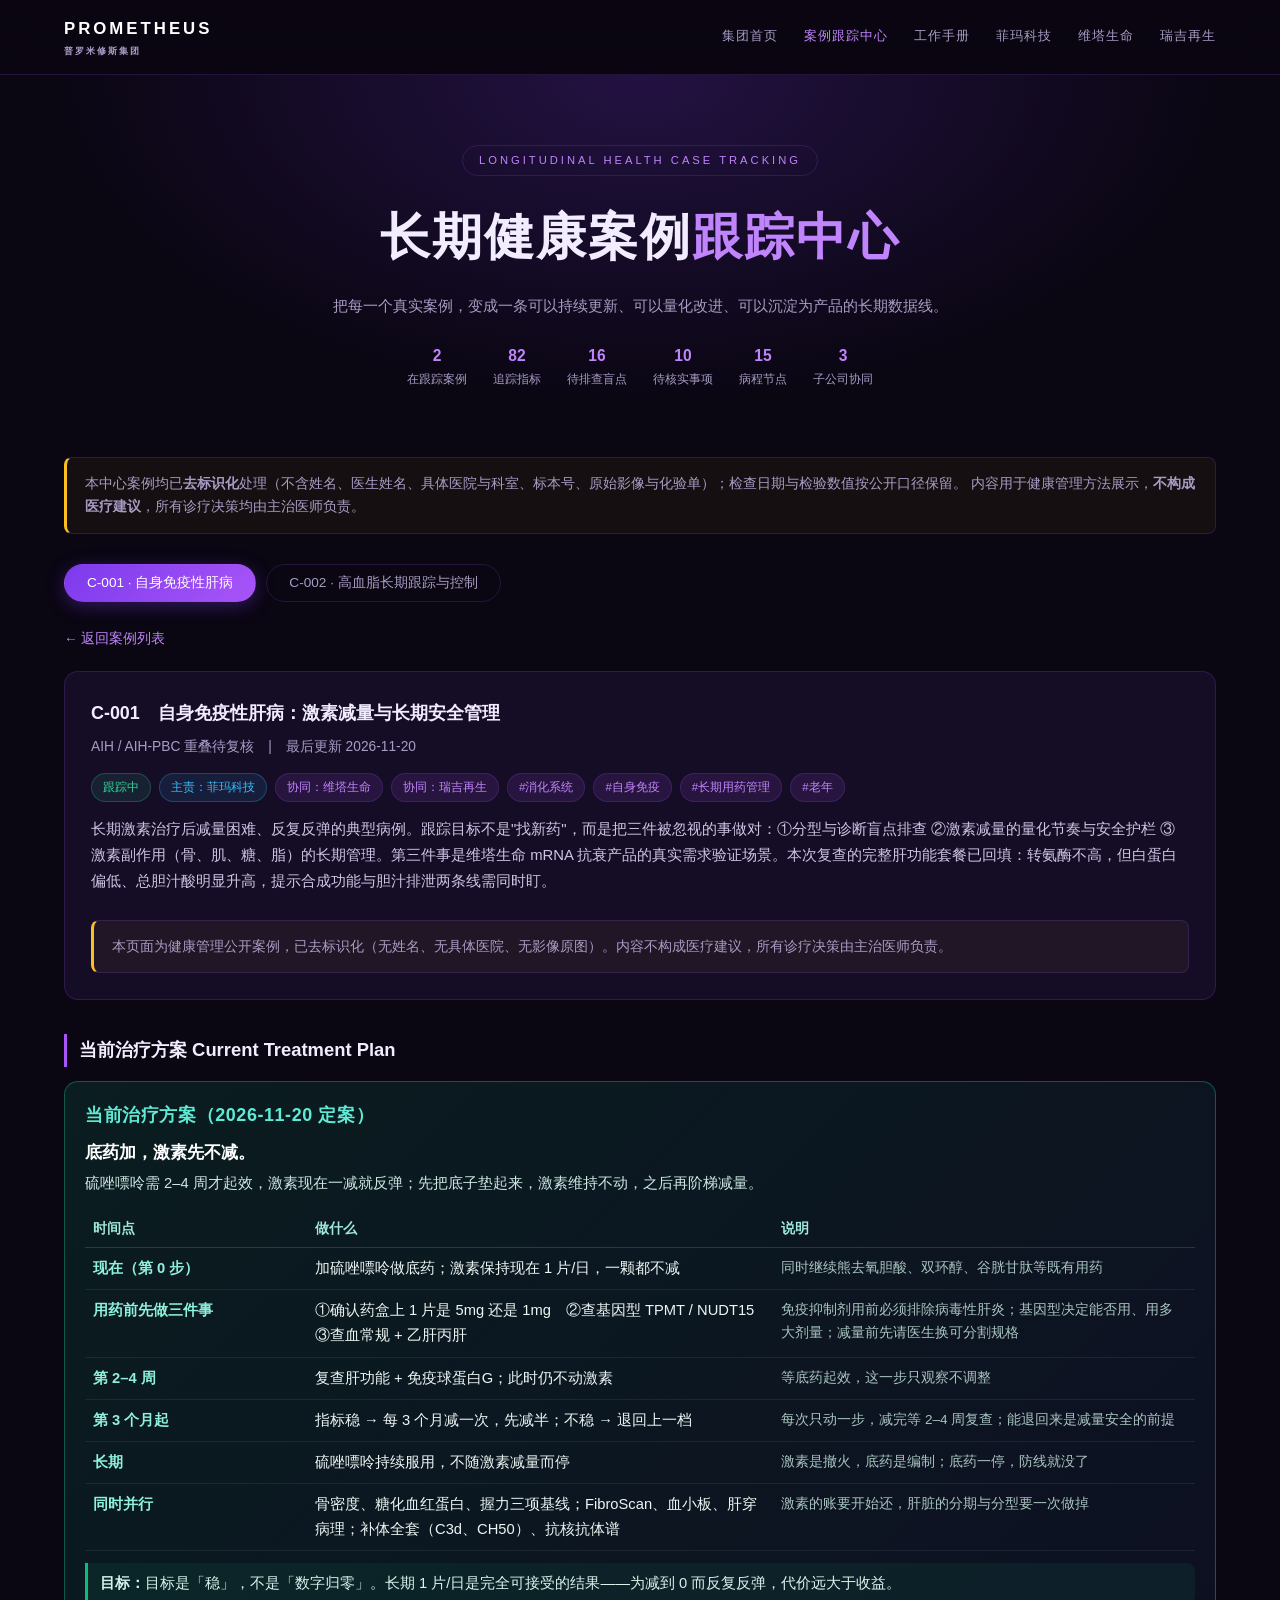
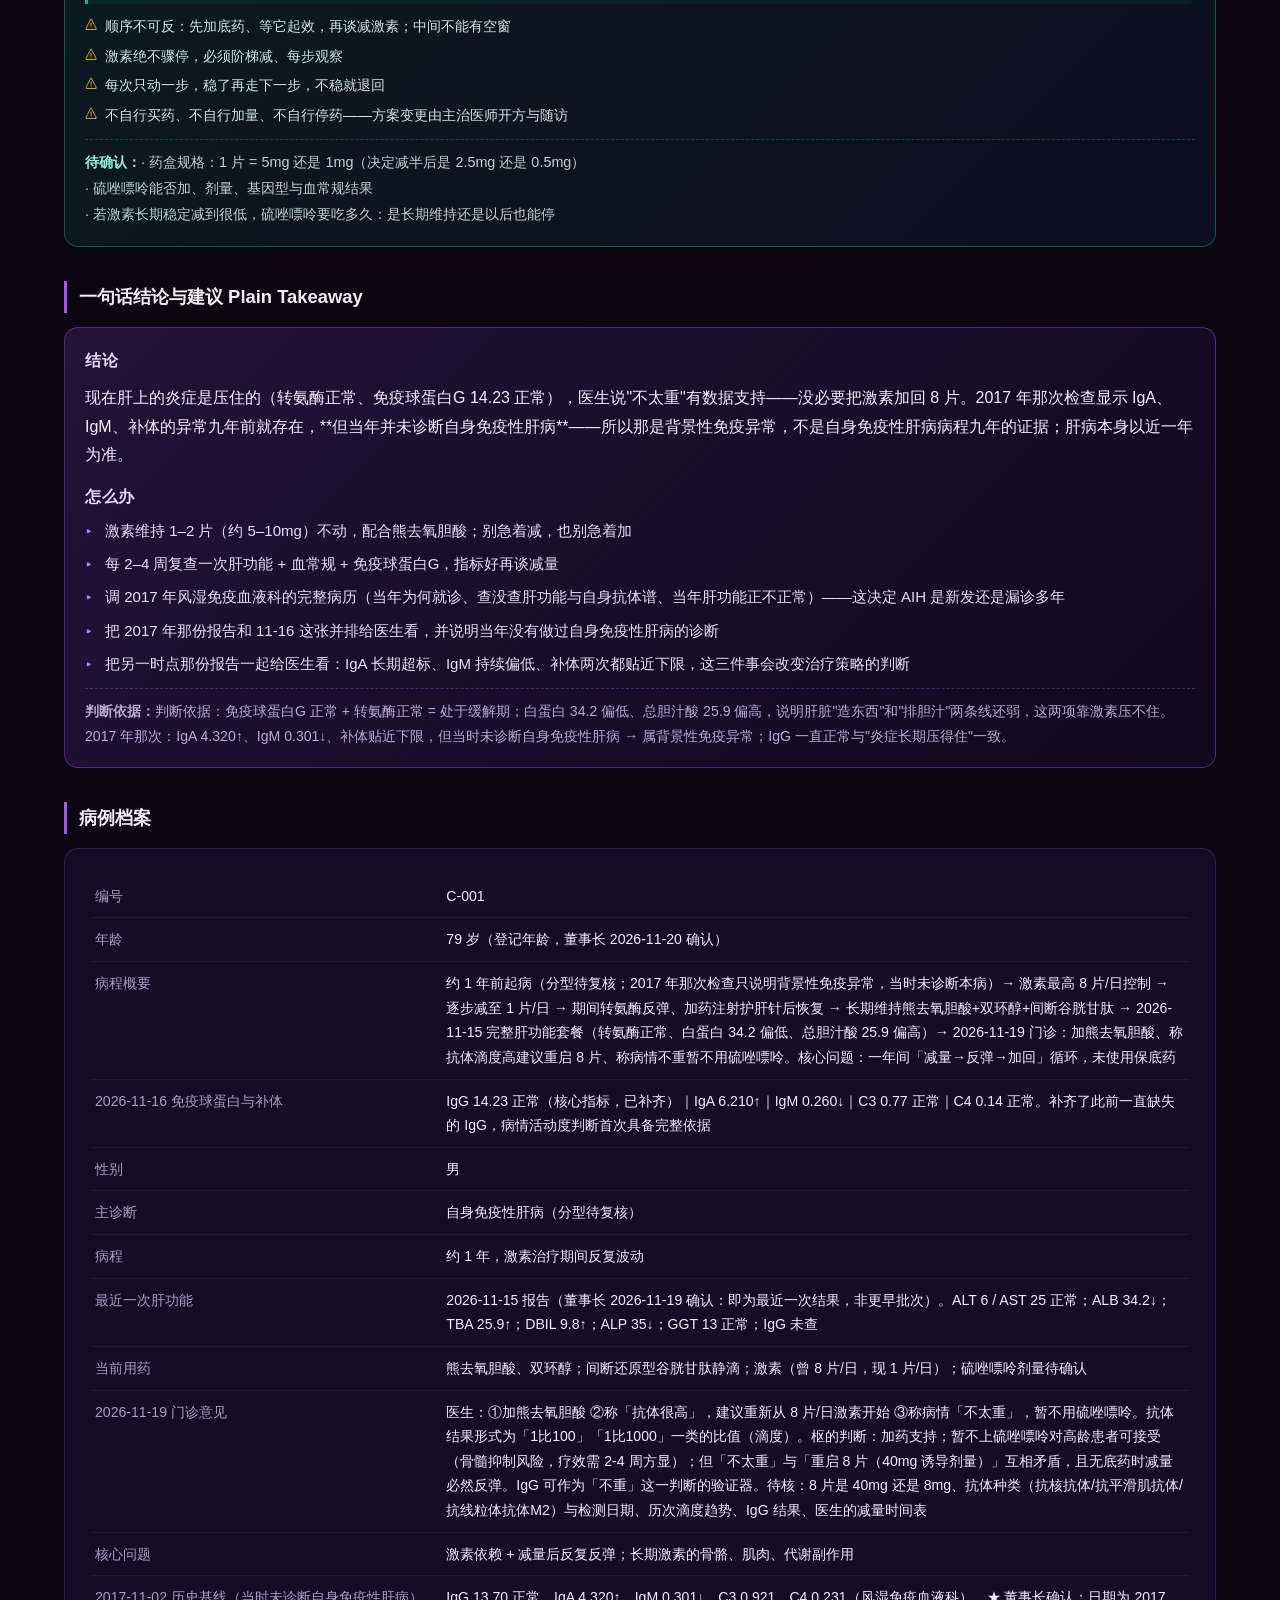
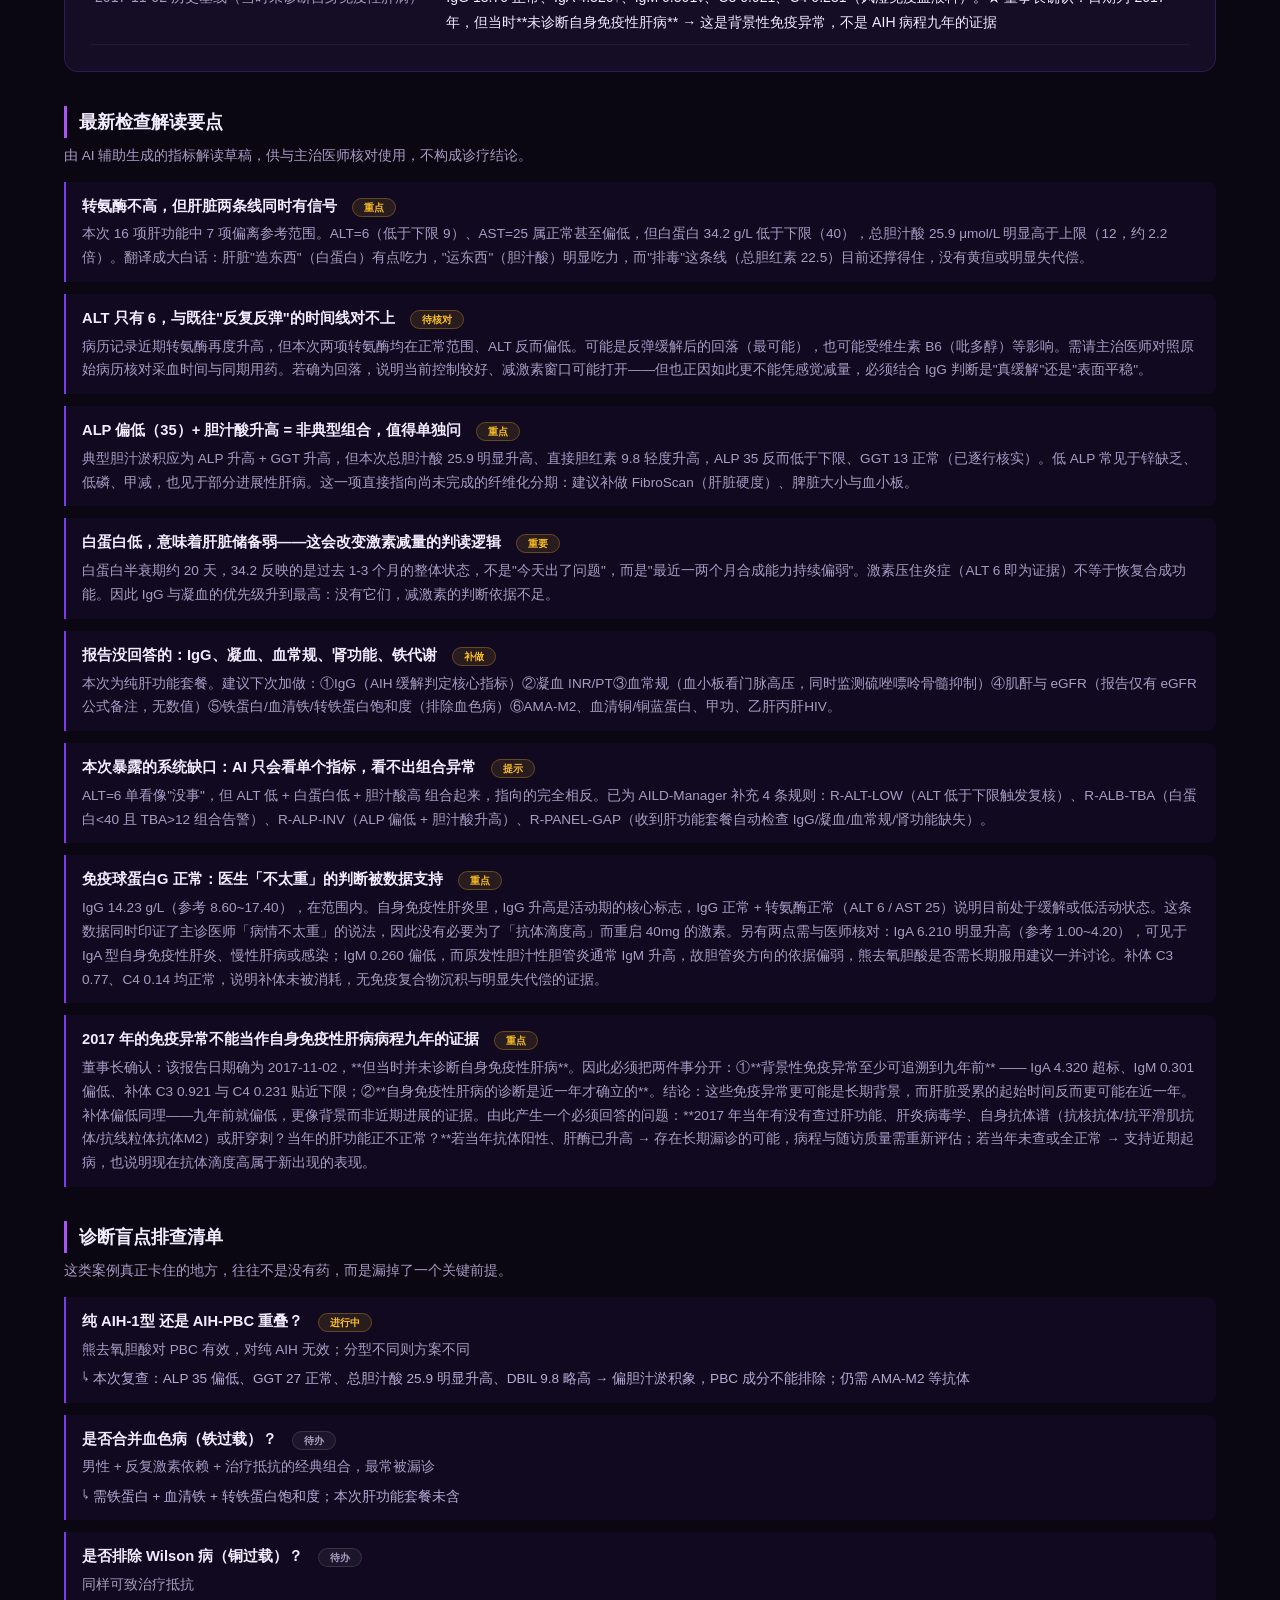
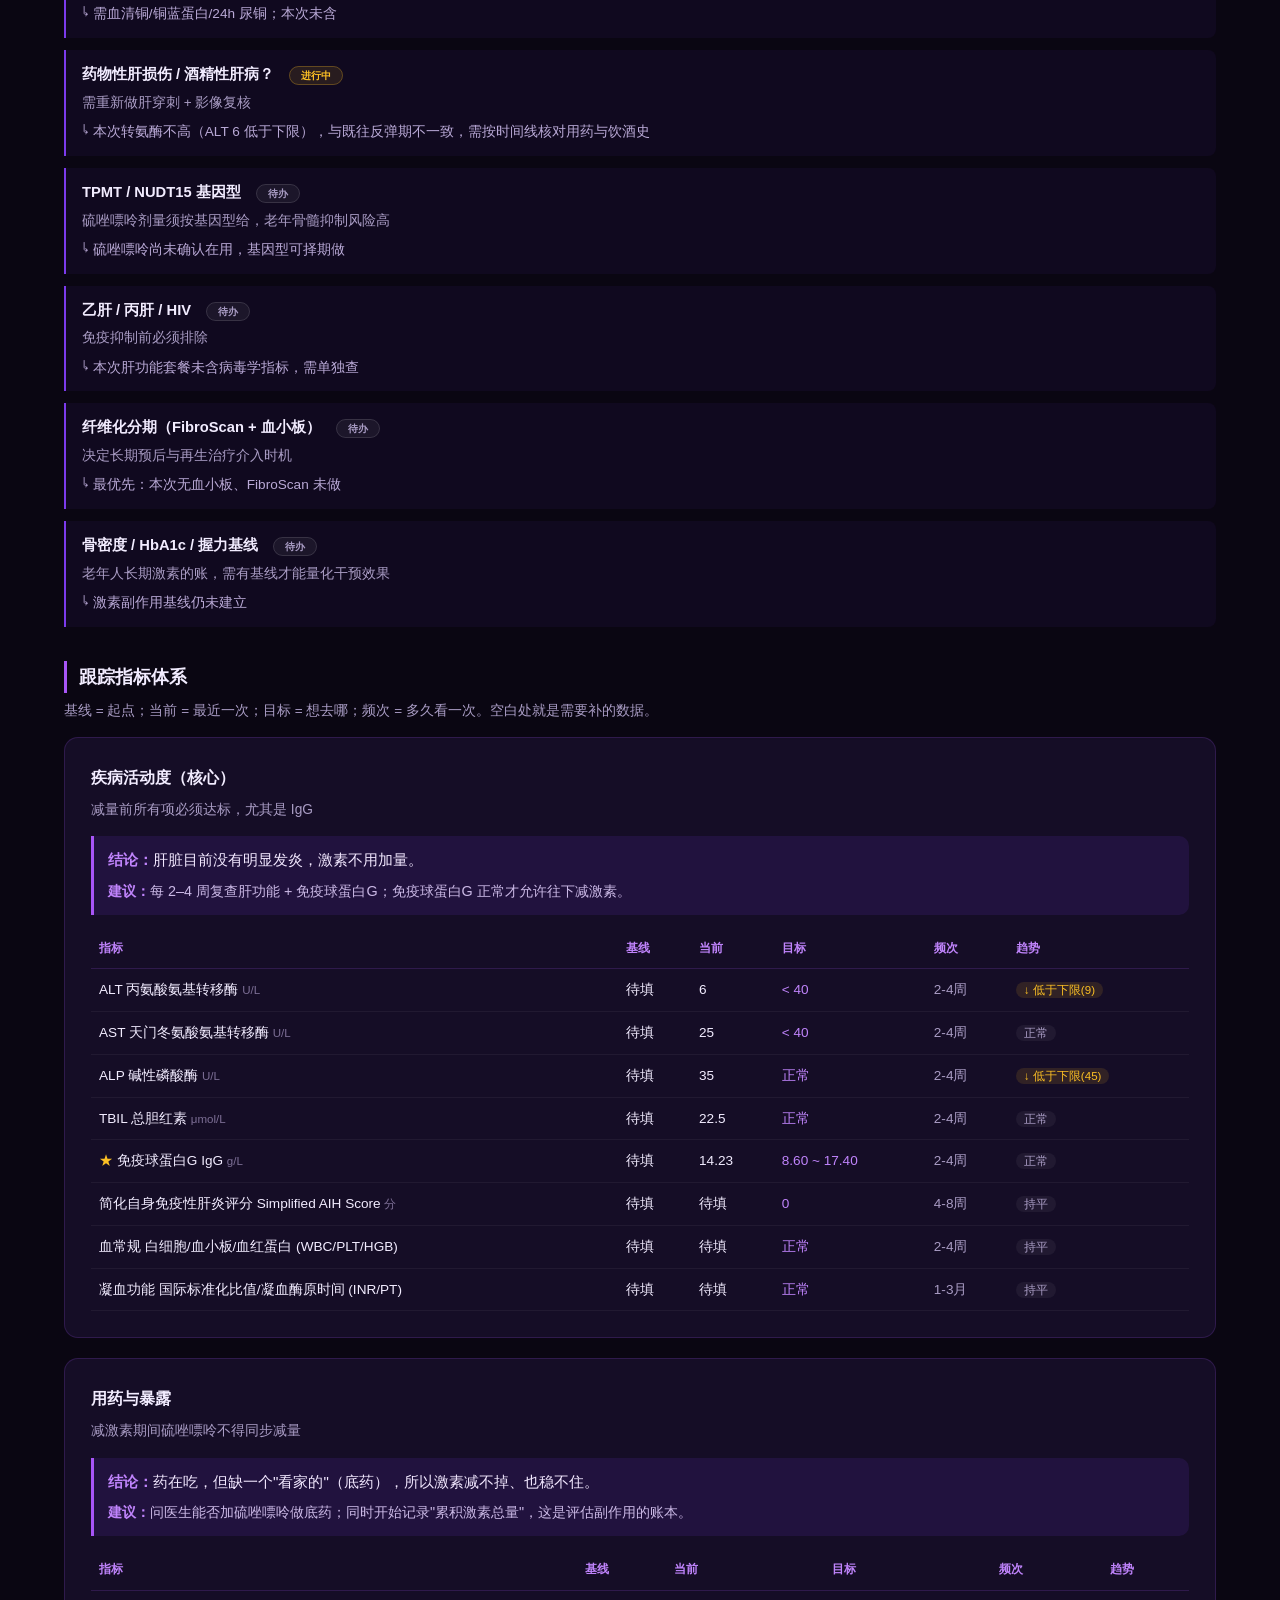
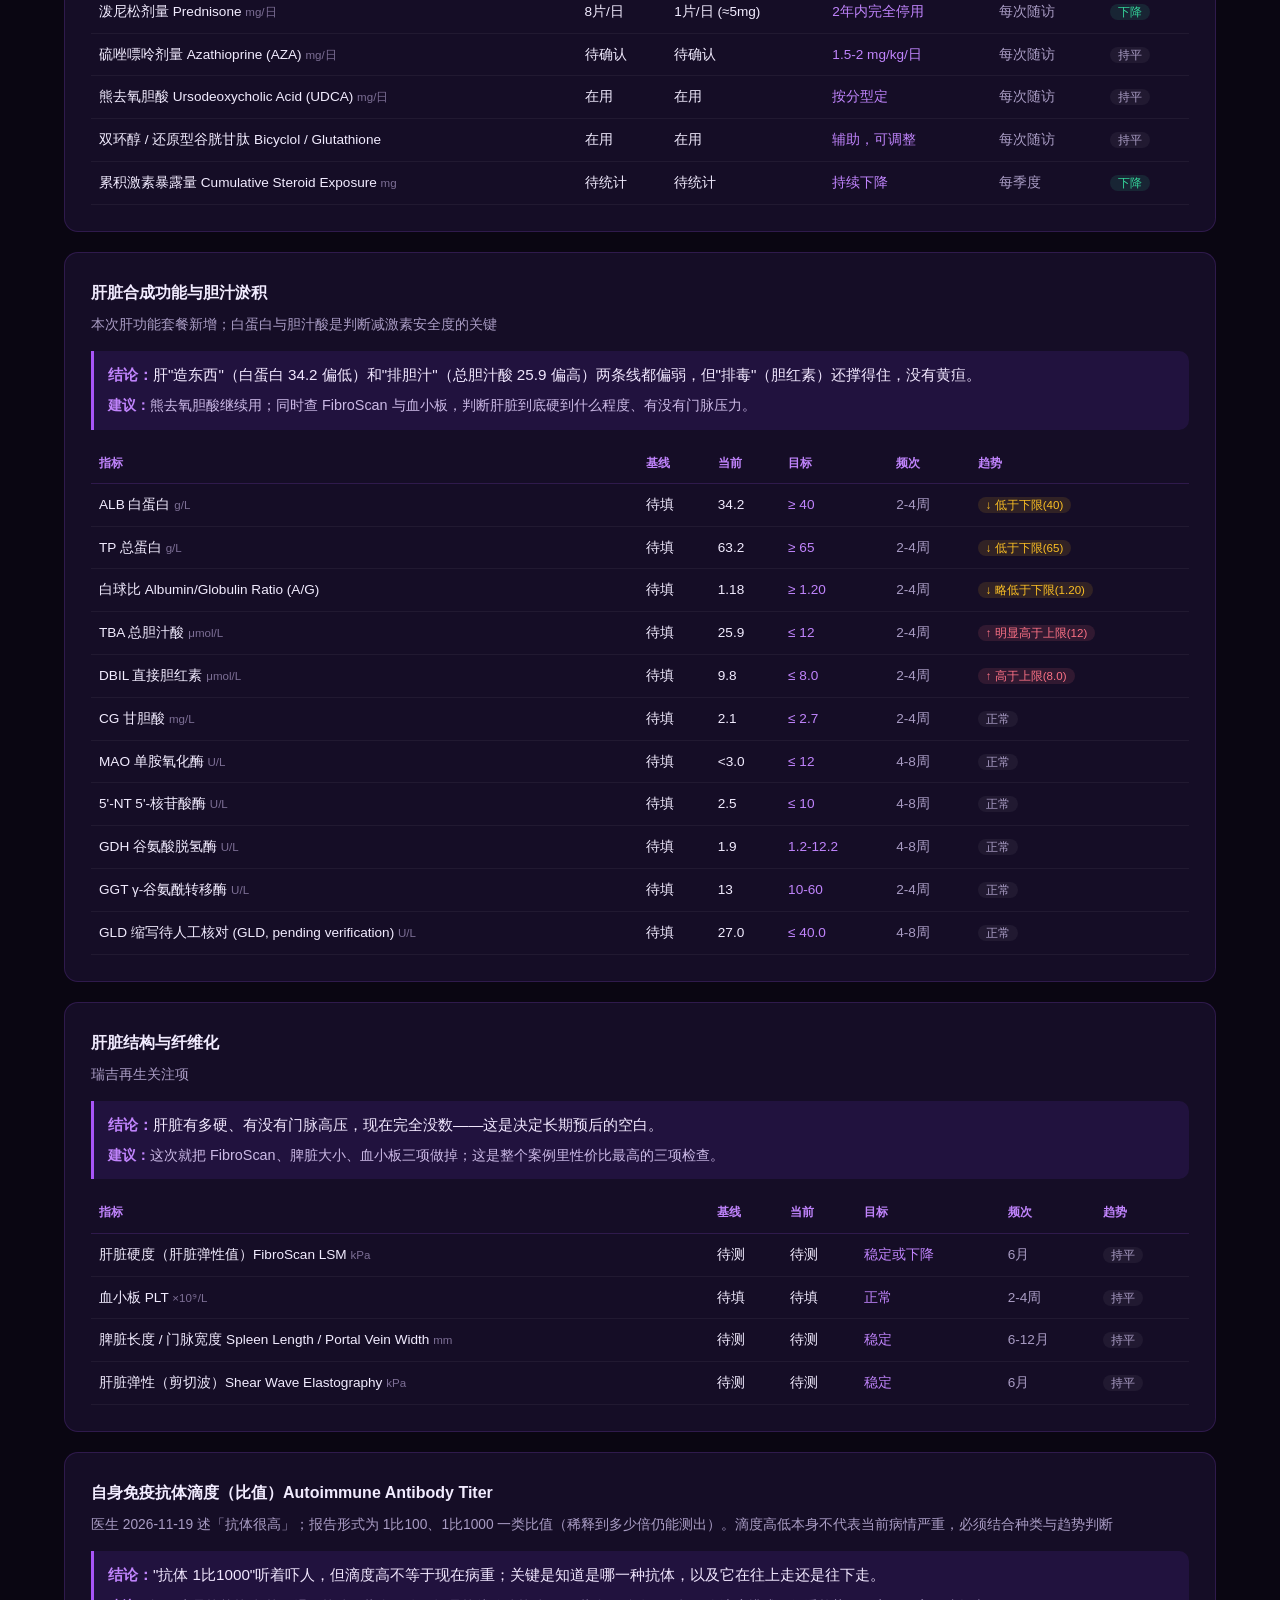
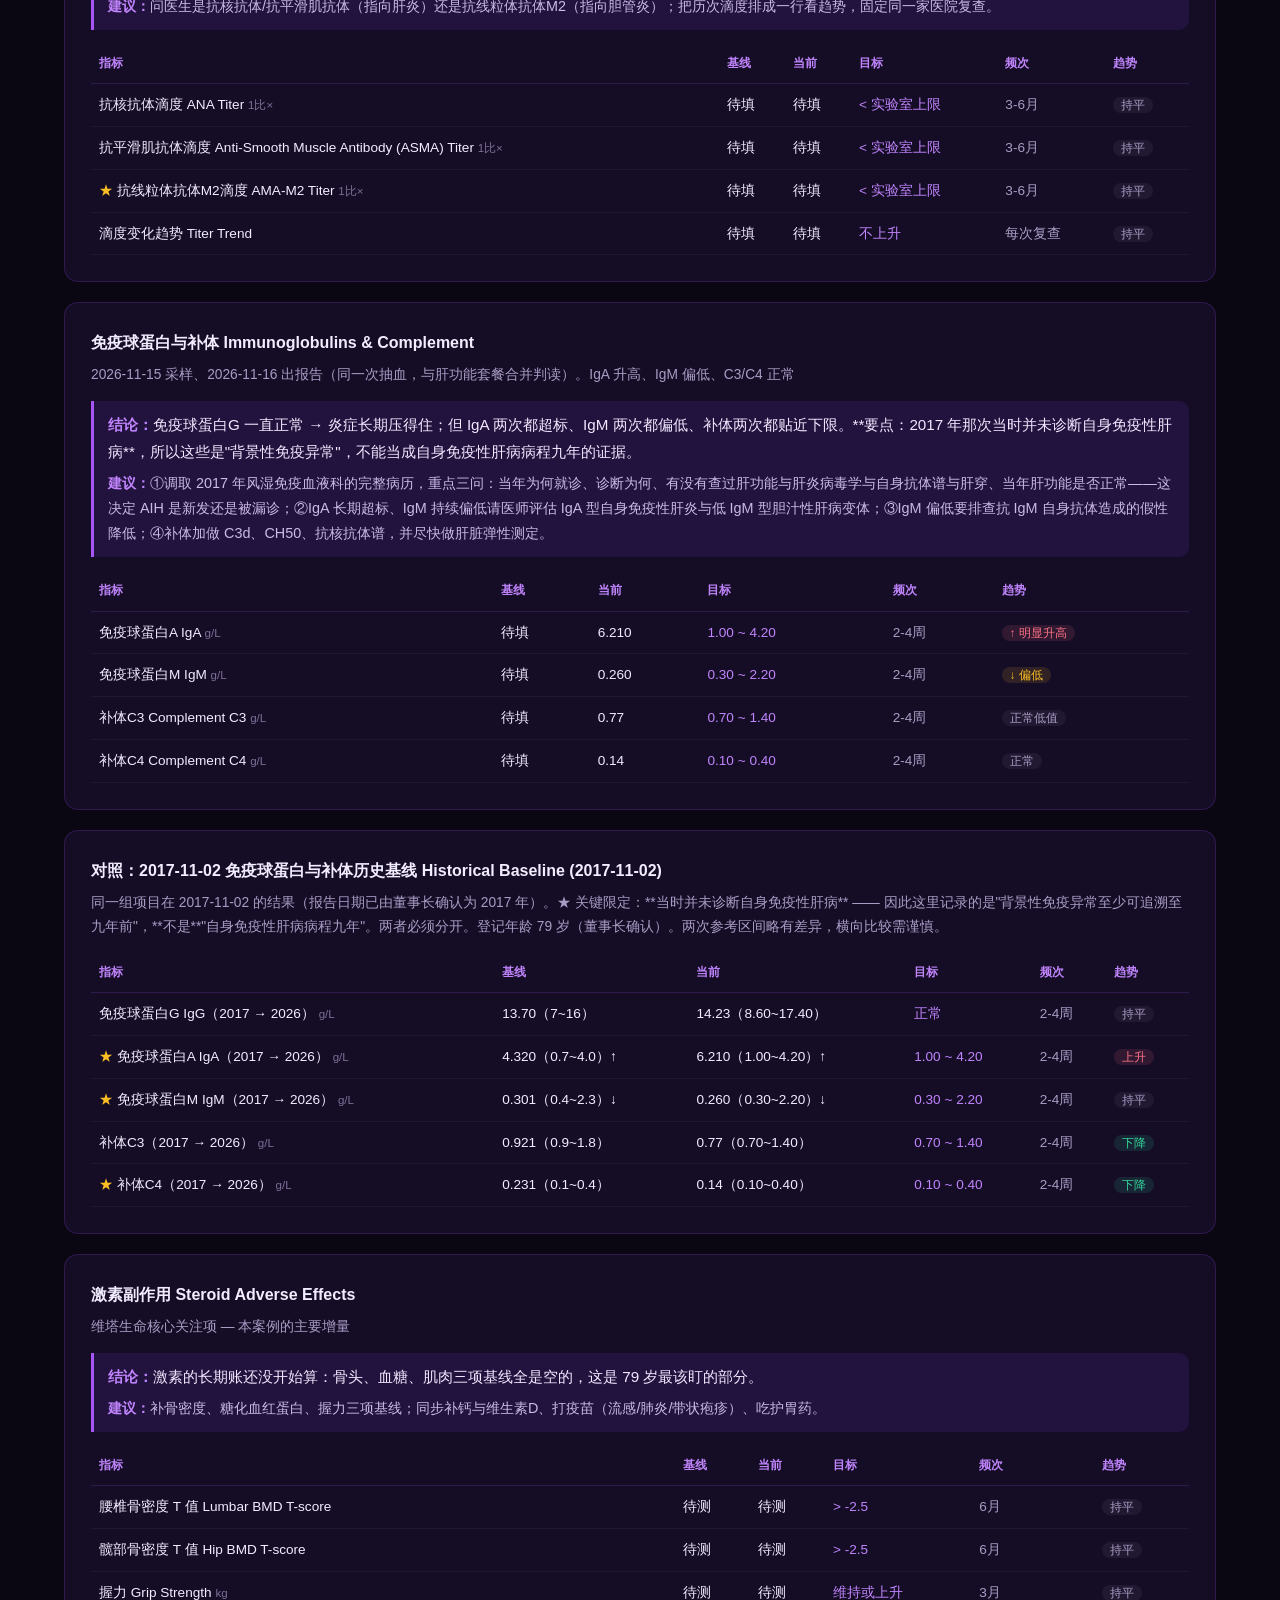
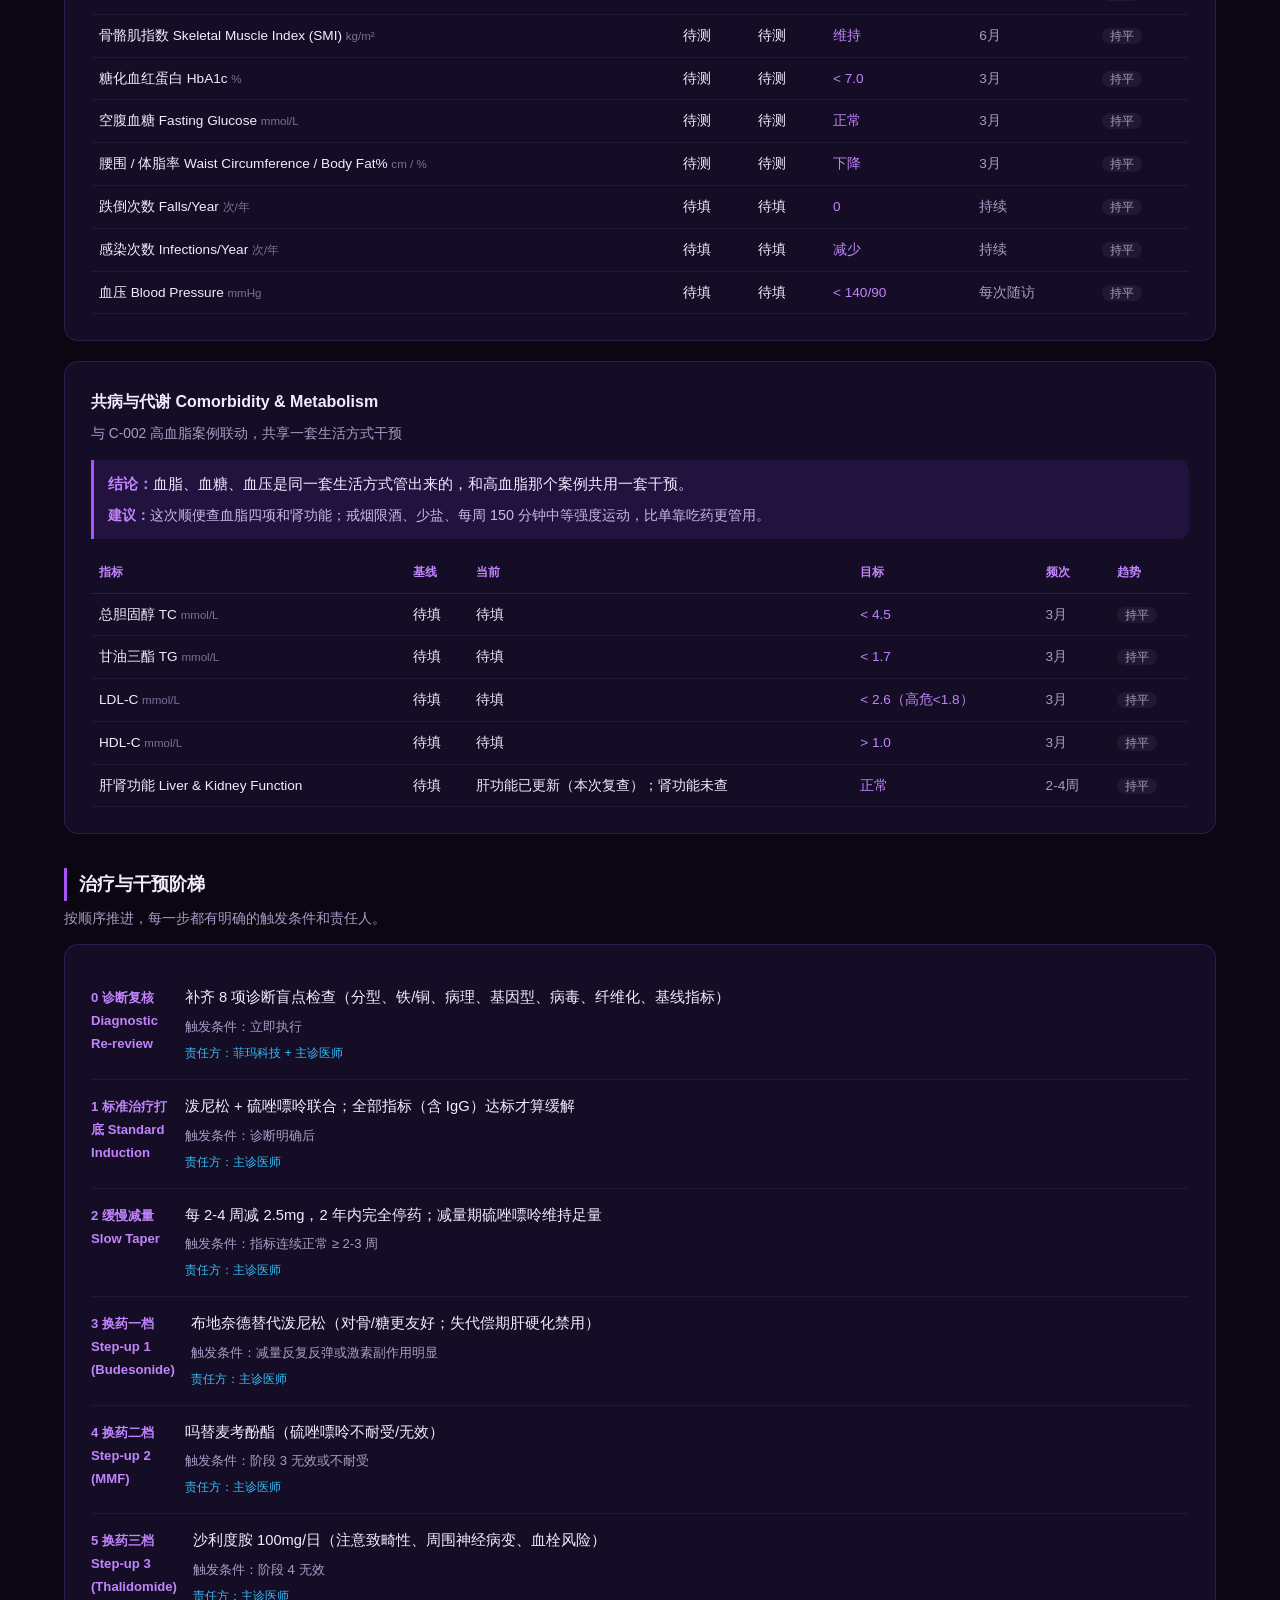
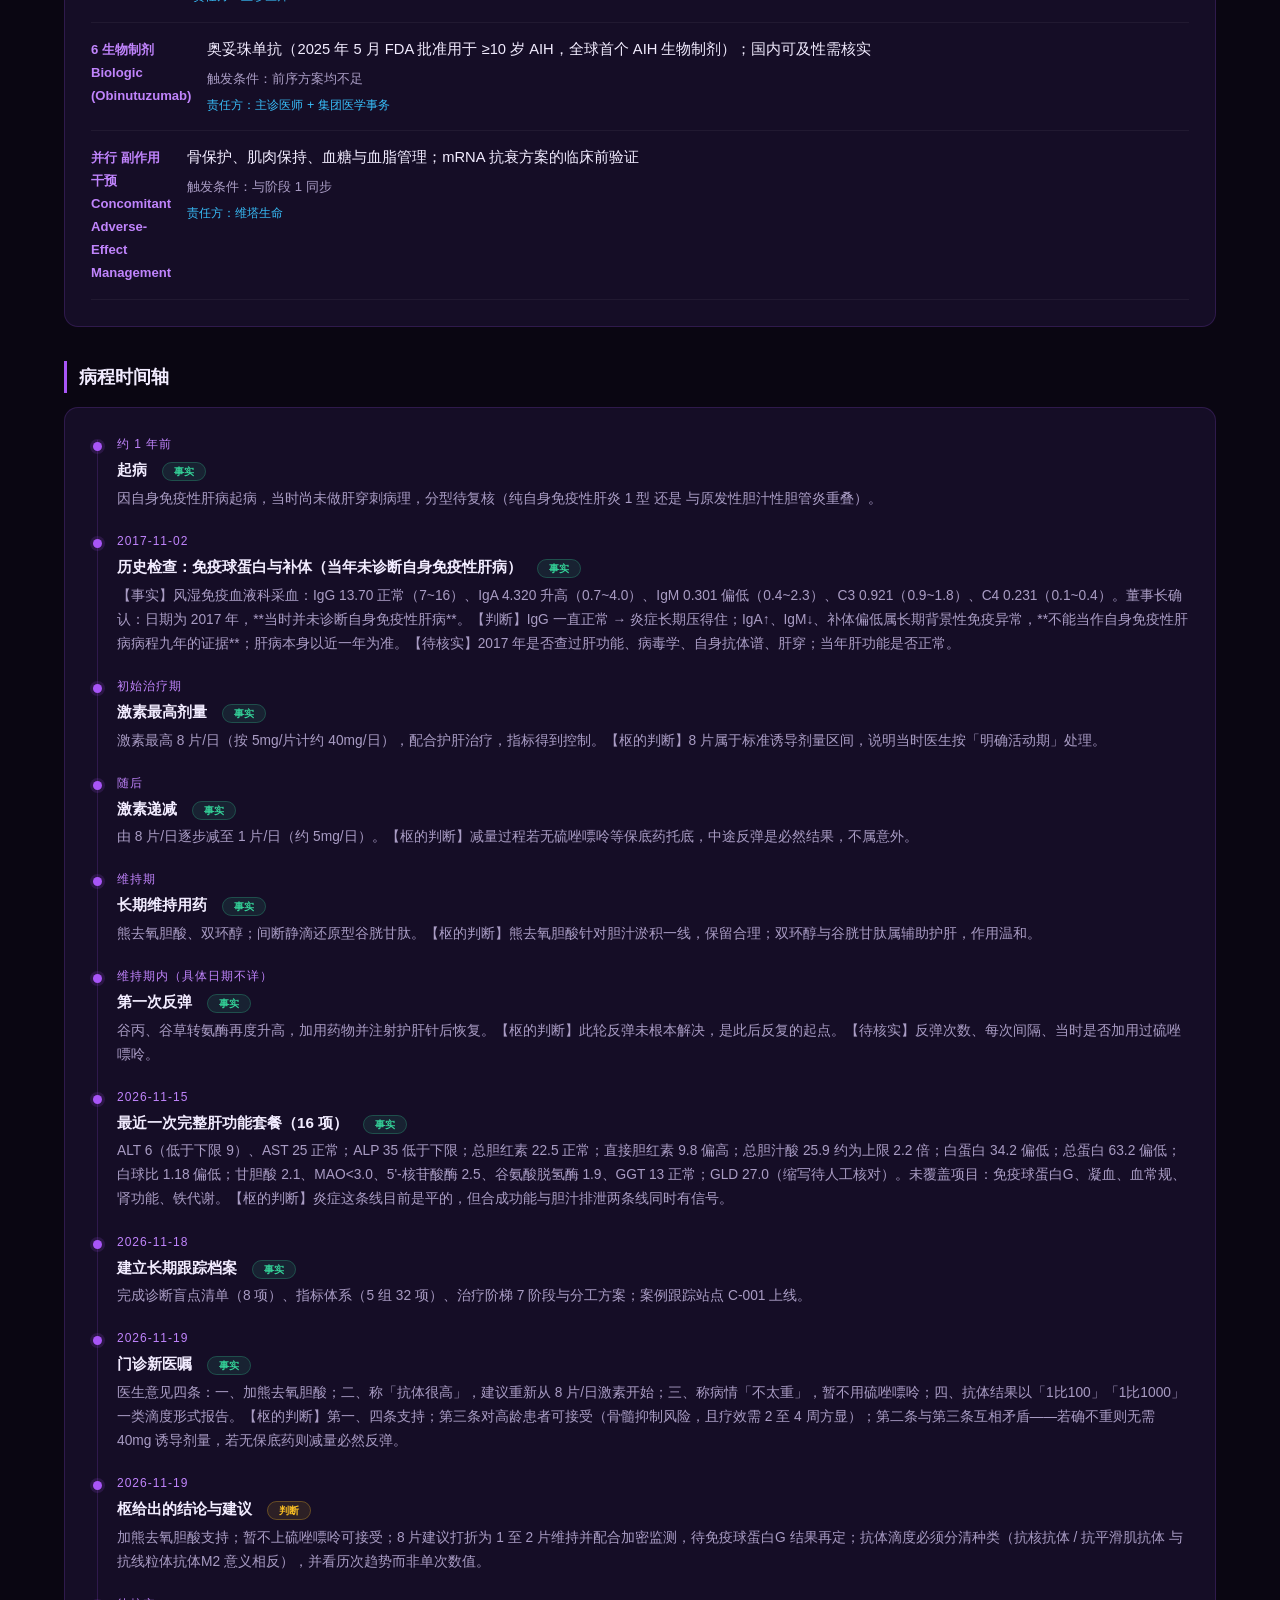
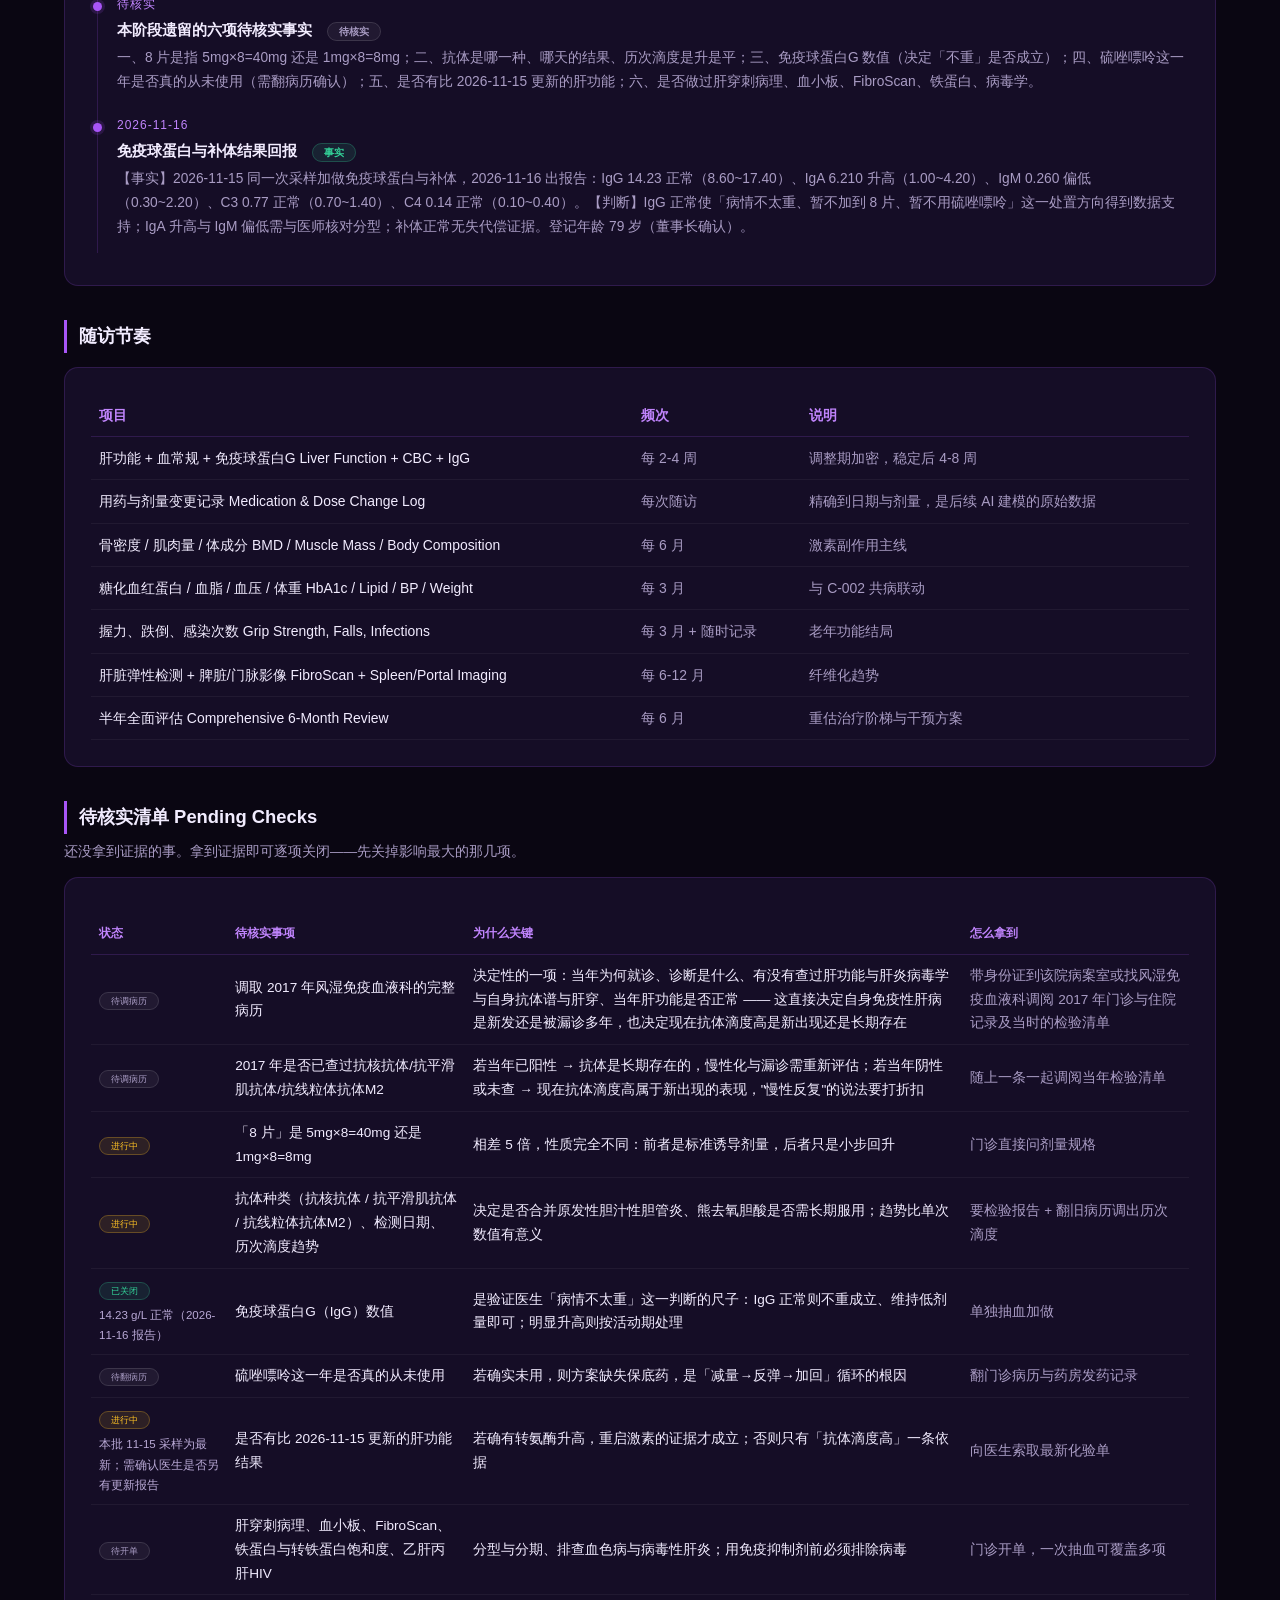
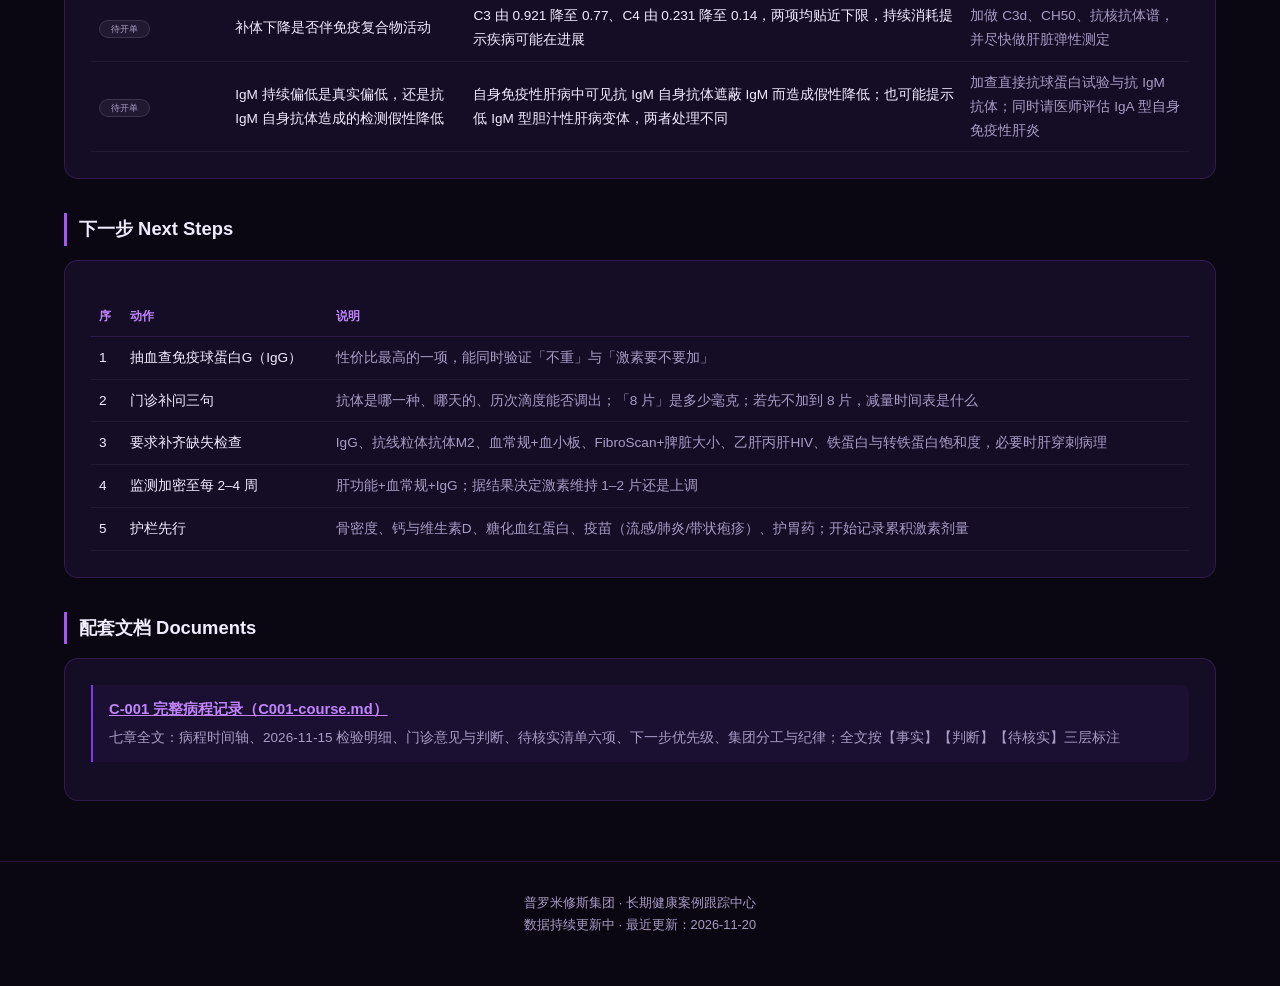
<file: cases/index.html>
<!DOCTYPE html>
<html lang="zh-CN">
<head>
<meta charset="UTF-8">
<meta name="viewport" content="width=device-width, initial-scale=1.0">
<title>长期健康案例跟踪中心 | 普罗米修斯集团</title>
<link rel="stylesheet" href="style.css">
<link rel="stylesheet" href="style2.css">
<link rel="stylesheet" href="style3.css">
<link rel="stylesheet" href="style4.css">
</head>
<body>
<nav>
  <div class="nav-in">
    <div class="logo">PROMETHEUS<span>普罗米修斯集团</span></div>
    <div class="nav-links">
      <a href="../index.html">集团首页</a>
      <a href="#" class="on">案例跟踪中心</a>
      <a href="案例跟踪工作手册.html">工作手册</a>
      <a href="../pharmax/index.html">菲玛科技</a>
      <a href="../vitacore/index.html">维塔生命</a>
      <a href="../regentech/index.html">瑞吉再生</a>
    </div>
  </div>
</nav>

<section class="hero">
  <div class="wrap">
    <span class="tag">LONGITUDINAL HEALTH CASE TRACKING</span>
    <h1>长期健康案例<em>跟踪中心</em></h1>
    <p>把每一个真实案例，变成一条可以持续更新、可以量化改进、可以沉淀为产品的长期数据线。</p>
    <div class="meta">
      <div><b id="m-cases">2</b>在跟踪案例</div>
      <div><b id="m-metrics">0</b>追踪指标</div>
      <div><b id="m-gaps">0</b>待排查盲点</div>
        <div><b id="m-pending">0</b>待核实事项</div>
        <div><b id="m-nodes">0</b>病程节点</div>
      <div><b>3</b>子公司协同</div>
    </div>
  </div>
</section>

<div class="wrap">
  <div class="note">
    本中心案例均已<strong>去标识化</strong>处理（不含姓名、医生姓名、具体医院与科室、标本号、原始影像与化验单）；检查日期与检验数值按公开口径保留。
    内容用于健康管理方法展示，<strong>不构成医疗建议</strong>，所有诊疗决策均由主治医师负责。
  </div>
  <div class="tabs" id="tabs"></div>
  <div id="view"></div>
</div>

<footer>
  普罗米修斯集团 · 长期健康案例跟踪中心<br>
  数据持续更新中 · 最近更新：<span id="f-date"></span>
</footer>

<script src="data/c001.js"></script>
<script src="data/c002.js"></script>
<script src="app.js"></script>
</body>
</html>
</file>
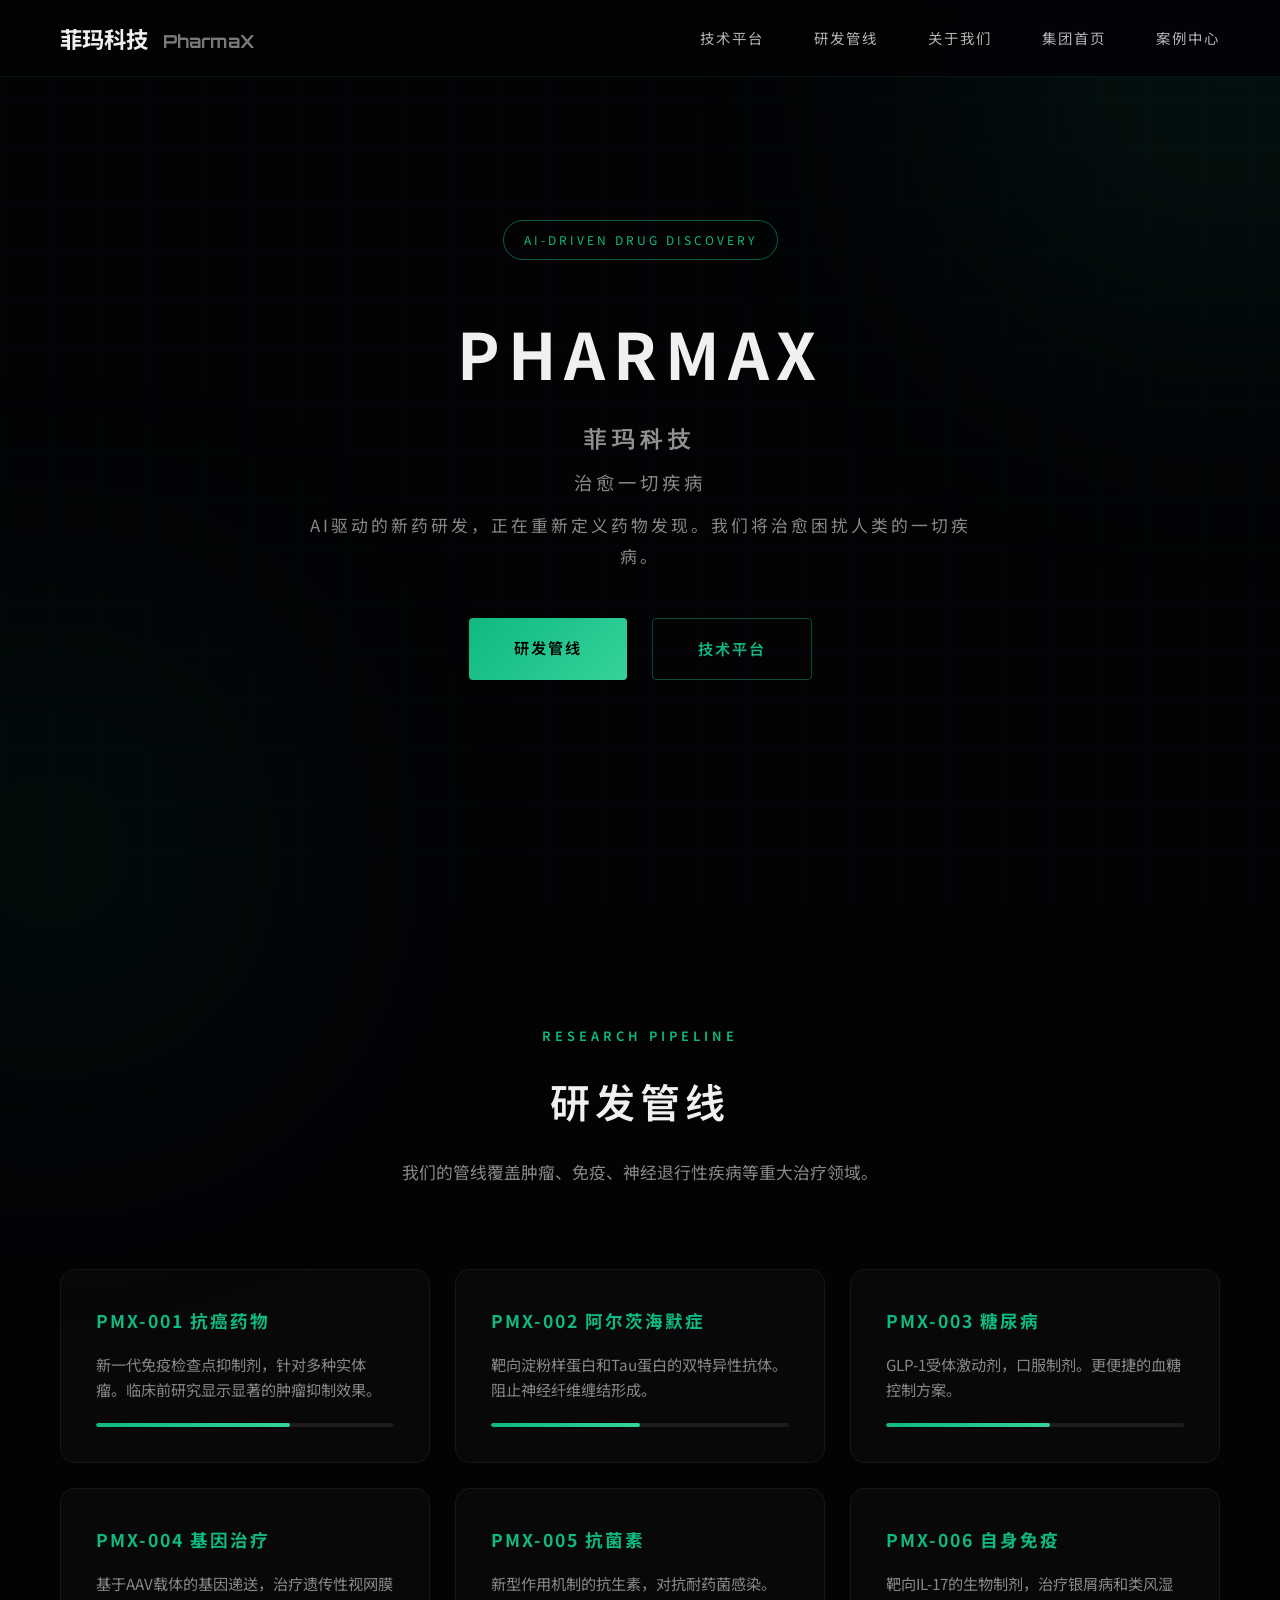
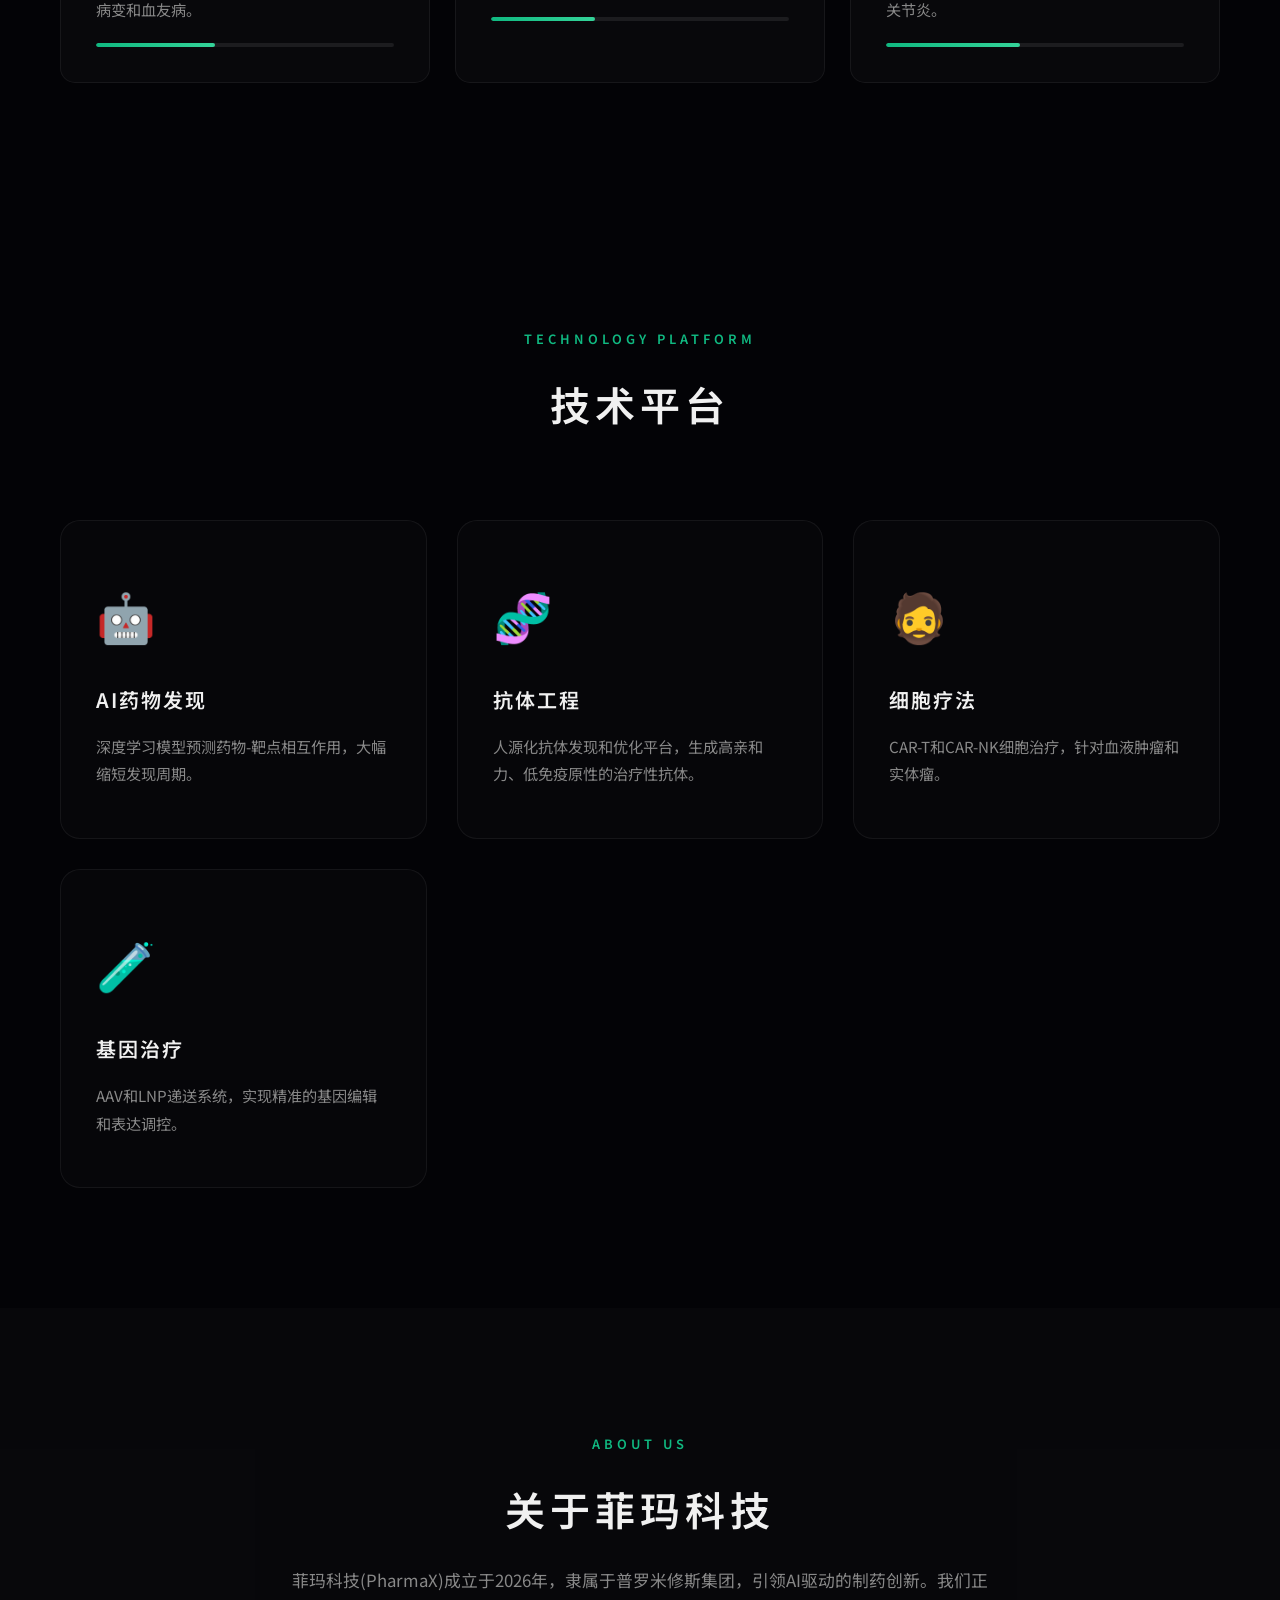
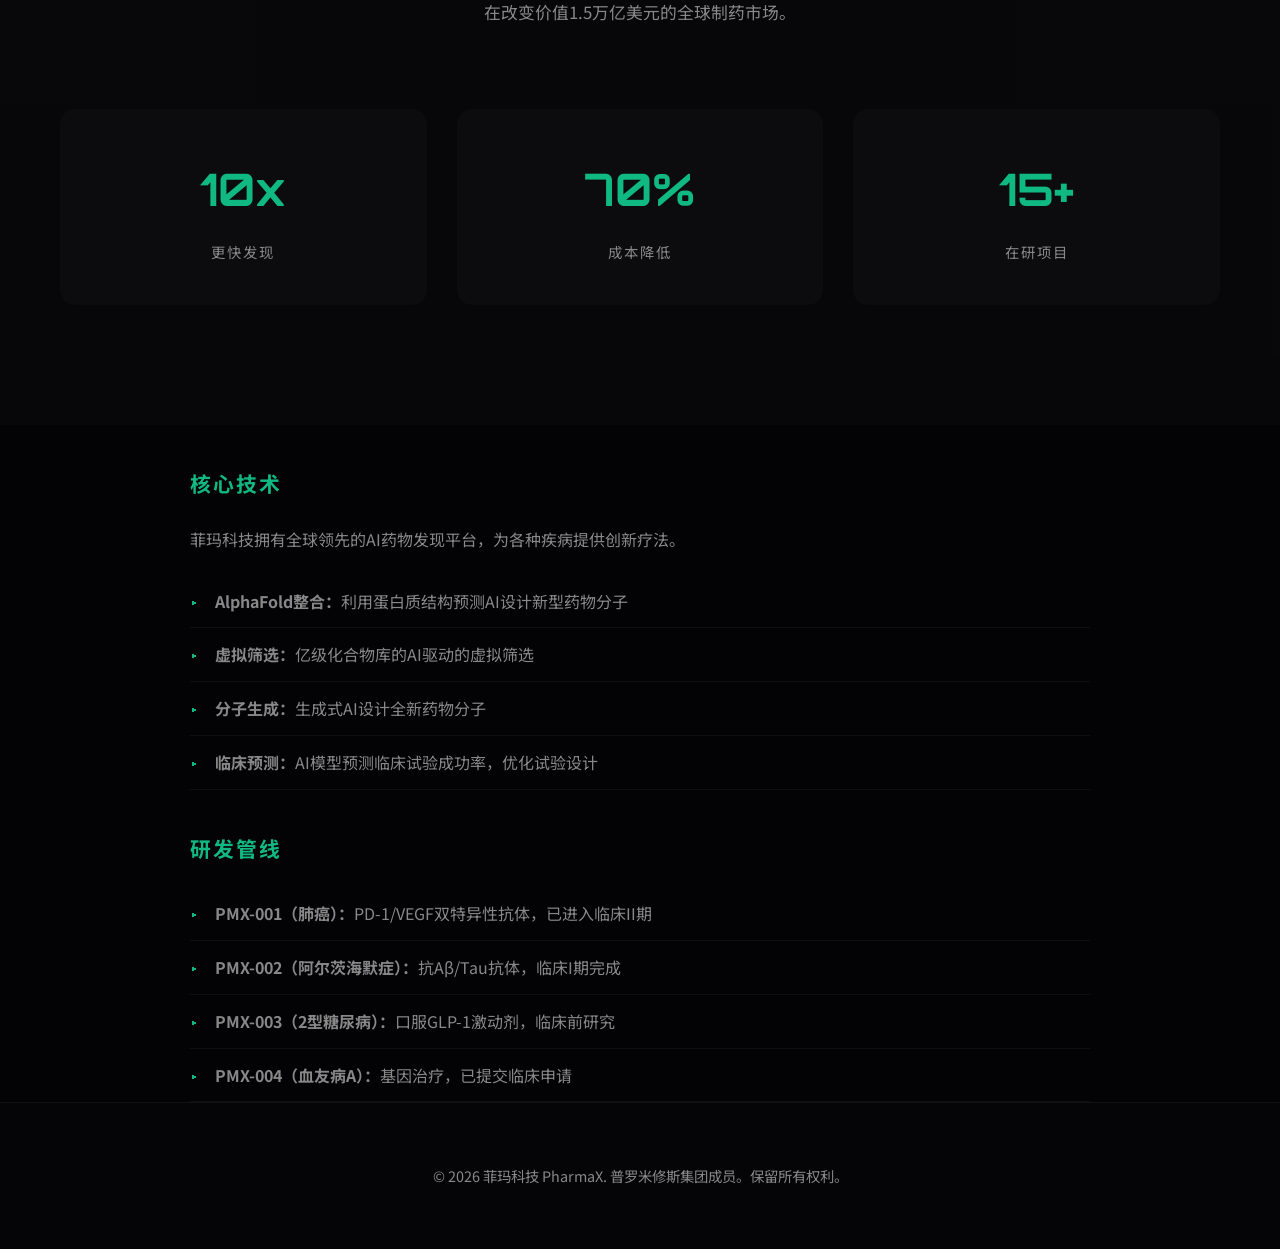
<file: pharmax/index.html>
<!DOCTYPE html>
<html lang="zh-CN">
<head>
<meta charset="UTF-8">
<meta name="viewport" content="width=device-width, initial-scale=1.0">
<title>菲玛科技 | PharmaX - AI新药研发</title>
<link href="https://fonts.googleapis.com/css2?family=Orbitron:wght@700;900&family=Noto+Sans+SC:wght@300;400;600;700&display=swap" rel="stylesheet">
<style>
:root{--c:#10b981;--p:#059669;--d:#030306;--l:#f0f0f0;--g:#888}
*{margin:0;padding:0;box-sizing:border-box}
body{font-family:'Noto Sans SC',sans-serif;background:var(--d);color:var(--l);line-height:1.8}
.bg{position:fixed;inset:0;background:linear-gradient(rgba(16,185,129,0.02) 1px,transparent 1px),linear-gradient(90deg,rgba(16,185,129,0.02) 1px,transparent 1px);background-size:50px 50px;z-index:-1}
.o{position:fixed;border-radius:50%;filter:blur(150px);opacity:.12;z-index:-1}
.o1{width:500px;height:500px;background:var(--c);top:-200px;right:-200px}
.o2{width:400px;height:400px;background:var(--p);bottom:-150px;left:-150px}
nav{position:fixed;top:0;width:100%;background:rgba(3,3,6,.9);backdrop-filter:blur(30px);border-bottom:1px solid rgba(16,185,129,.1);padding:18px 60px;display:flex;justify-content:space-between;align-items:center;z-index:1000}
.logo{font-family:'Noto Sans SC',sans-serif;font-size:1.4em;font-weight:700}
.logo span{font-family:'Orbitron',sans-serif;font-size:0.8em;opacity:0.5;margin-left:10px}
.nav{display:flex;gap:50px}
.nav a{color:rgba(255,255,255,.7);text-decoration:none;font-size:.9em;letter-spacing:2px;transition:.3s;position:relative}
.nav a::after{content:'';position:absolute;bottom:-6px;left:0;width:0;height:1px;background:var(--c);transition:.3s}
.nav a:hover{color:var(--c)}.nav a:hover::after{width:100%}
.hero{min-height:100vh;display:flex;flex-direction:column;justify-content:center;align-items:center;text-align:center;padding:100px 20px}
.badge{display:inline-block;padding:8px 20px;border:1px solid rgba(16,185,129,.5);border-radius:30px;font-size:.75em;letter-spacing:3px;color:var(--c);margin-bottom:35px}
.hero h1{font-size:clamp(2em,6vw,4em);font-weight:700;letter-spacing:8px;margin-bottom:8px}
.hero h1 span{display:block;font-family:'Orbitron',sans-serif;font-size:.35em;letter-spacing:6px;margin-top:8px;opacity:0.6}
.hero .cn{font-size:1.15em;letter-spacing:4px;color:var(--g);margin-bottom:10px}
.hero>p{font-size:1.05em;letter-spacing:3px;color:var(--g);margin-bottom:45px;max-width:680px;line-height:1.9}
.btns{display:flex;gap:25px;flex-wrap:wrap;justify-content:center}
.btn{padding:16px 45px;font-size:.95em;font-weight:600;letter-spacing:2px;border-radius:4px;cursor:pointer;transition:.35s;text-decoration:none}
.b1{background:linear-gradient(135deg,var(--c),#34d399);border:none;color:#000}
.b1:hover{transform:translateY(-4px);box-shadow:0 20px 50px rgba(16,185,129,.35)}
.b2{background:0 0;border:1px solid rgba(16,185,129,.4);color:var(--c)}
.b2:hover{background:rgba(16,185,129,.08)}
section{padding:120px 60px;max-width:1400px;margin:0 auto}
.h{text-align:center;margin-bottom:80px}
.l{display:inline-block;font-size:.8em;letter-spacing:4px;color:var(--c);margin-bottom:18px;font-weight:600}
.t{font-size:clamp(1.8em,3.5vw,2.5em);letter-spacing:5px;margin-bottom:20px;font-weight:600}
.d{font-size:1.05em;color:var(--g);max-width:700px;margin:0 auto;line-height:1.9}
.g{display:grid;grid-template-columns:repeat(auto-fit,minmax(320px,1fr));gap:30px}
.c{background:rgba(255,255,255,.015);border:1px solid rgba(255,255,255,.06);border-radius:20px;padding:50px 35px;transition:.45s;position:relative}
.c:hover{transform:translateY(-12px);border-color:rgba(16,185,129,.3);box-shadow:0 30px 80px rgba(16,185,129,.08)}
.c::before{content:'';position:absolute;top:0;left:20%;right:20%;height:1px;background:linear-gradient(90deg,transparent,var(--c),transparent);opacity:0;transition:.3s}
.c:hover::before{opacity:1}
.ci{font-size:3em;margin-bottom:25px;display:block}
.c h3{font-size:1.25em;letter-spacing:2px;margin-bottom:15px;font-weight:600}
.c p{color:var(--g);font-size:.95em;line-height:1.8}
.pip{display:grid;grid-template-columns:repeat(auto-fit,minmax(300px,1fr));gap:25px}
.pc{background:rgba(255,255,255,.025);border:1px solid rgba(255,255,255,.06);border-radius:15px;padding:35px}
.pc h3{font-size:1.1em;letter-spacing:2px;margin-bottom:15px;color:var(--c)}
.pc p{color:var(--g);font-size:.95em;line-height:1.7;margin-bottom:20px}
.bar{height:4px;background:rgba(255,255,255,.08);border-radius:2px;overflow:hidden}
.bar .fill{height:100%;background:linear-gradient(90deg,var(--c),#34d399);border-radius:2px}
.s{display:grid;grid-template-columns:repeat(auto-fit,minmax(200px,1fr));gap:30px;text-align:center;margin-top:60px}
.si{padding:40px;background:rgba(255,255,255,.02);border-radius:15px}
.sn{font-family:'Orbitron',sans-serif;font-size:2.8em;font-weight:700;color:var(--c);margin-bottom:10px}
.sl{font-size:.9em;color:var(--g);letter-spacing:2px}
.detail{max-width:900px;margin:0 auto}
.detail h3{font-size:1.3em;letter-spacing:2px;margin:40px 0 20px;color:var(--c)}
.detail p{color:var(--g);line-height:2;margin-bottom:20px}
.detail ul{list-style:none}
.detail li{color:var(--g);padding:12px 0;border-bottom:1px solid rgba(255,255,255,.05);padding-left:25px;position:relative}
.detail li::before{content:'▸';position:absolute;left:0;color:var(--c)}
footer{background:#050508;padding:60px 40px;text-align:center;border-top:1px solid rgba(255,255,255,.05)}
footer p{color:var(--g);font-size:.9em}
</style>
</head>
<body>
<div class="bg"></div>
<div class="o o1"></div><div class="o o2"></div>
<nav>
<div class="logo">菲玛科技 <span>PharmaX</span></div>
<div class="nav">
<a href="#platform">技术平台</a>
<a href="#pipeline">研发管线</a>
<a href="#about">关于我们</a>
<a href="../index.html">集团首页</a>
<a href="../cases/index.html">案例中心</a>
</div>
</nav>
<section class="hero">
<div class="badge">AI-DRIVEN DRUG DISCOVERY</div>
<h1>PHARMAX <span>菲玛科技</span></h1>
<div class="cn">治愈一切疾病</div>
<p>AI驱动的新药研发，正在重新定义药物发现。我们将治愈困扰人类的一切疾病。</p>
<div class="btns">
<a href="#pipeline" class="btn b1">研发管线</a>
<a href="#platform" class="btn b2">技术平台</a>
</div>
</section>
<section id="pipeline">
<div class="h"><div class="l">RESEARCH PIPELINE</div>
<div class="t">研发管线</div>
<div class="d">我们的管线覆盖肿瘤、免疫、神经退行性疾病等重大治疗领域。</div>
</div>
<div class="pip">
<div class="pc"><h3>PMX-001 抗癌药物</h3><p>新一代免疫检查点抑制剂，针对多种实体瘤。临床前研究显示显著的肿瘤抑制效果。</p><div class="bar"><div class="fill" style="width:65%"></div></div></div>
<div class="pc"><h3>PMX-002 阿尔茨海默症</h3><p>靶向淀粉样蛋白和Tau蛋白的双特异性抗体。阻止神经纤维缠结形成。</p><div class="bar"><div class="fill" style="width:50%"></div></div></div>
<div class="pc"><h3>PMX-003 糖尿病</h3><p>GLP-1受体激动剂，口服制剂。更便捷的血糖控制方案。</p><div class="bar"><div class="fill" style="width:55%"></div></div></div>
<div class="pc"><h3>PMX-004 基因治疗</h3><p>基于AAV载体的基因递送，治疗遗传性视网膜病变和血友病。</p><div class="bar"><div class="fill" style="width:40%"></div></div></div>
<div class="pc"><h3>PMX-005 抗菌素</h3><p>新型作用机制的抗生素，对抗耐药菌感染。</p><div class="bar"><div class="fill" style="width:35%"></div></div></div>
<div class="pc"><h3>PMX-006 自身免疫</h3><p>靶向IL-17的生物制剂，治疗银屑病和类风湿关节炎。</p><div class="bar"><div class="fill" style="width:45%"></div></div></div>
</div>
</section>
<section id="platform">
<div class="h"><div class="l">TECHNOLOGY PLATFORM</div>
<div class="t">技术平台</div>
</div>
<div class="g">
<div class="c"><span class="ci">&#129302;</span><h3>AI药物发现</h3><p>深度学习模型预测药物-靶点相互作用，大幅缩短发现周期。</p></div>
<div class="c"><span class="ci">&#129516;</span><h3>抗体工程</h3><p>人源化抗体发现和优化平台，生成高亲和力、低免疫原性的治疗性抗体。</p></div>
<div class="c"><span class="ci">&#129492;</span><h3>细胞疗法</h3><p>CAR-T和CAR-NK细胞治疗，针对血液肿瘤和实体瘤。</p></div>
<div class="c"><span class="ci">&#129514;</span><h3>基因治疗</h3><p>AAV和LNP递送系统，实现精准的基因编辑和表达调控。</p></div>
</div>
</section>
<section id="about" style="background:rgba(255,255,255,0.02)">
<div class="h"><div class="l">ABOUT US</div>
<div class="t">关于菲玛科技</div>
<div class="d">菲玛科技(PharmaX)成立于2026年，隶属于普罗米修斯集团，引领AI驱动的制药创新。我们正在改变价值1.5万亿美元的全球制药市场。</div>
</div>
<div class="s">
<div class="si"><div class="sn">10x</div><div class="sl">更快发现</div></div>
<div class="si"><div class="sn">70%</div><div class="sl">成本降低</div></div>
<div class="si"><div class="sn">15+</div><div class="sl">在研项目</div></div>
</div>
</section>
<div class="detail">
<h3>核心技术</h3>
<p>菲玛科技拥有全球领先的AI药物发现平台，为各种疾病提供创新疗法。</p>
<ul>
<li><strong>AlphaFold整合：</strong>利用蛋白质结构预测AI设计新型药物分子</li>
<li><strong>虚拟筛选：</strong>亿级化合物库的AI驱动的虚拟筛选</li>
<li><strong>分子生成：</strong>生成式AI设计全新药物分子</li>
<li><strong>临床预测：</strong>AI模型预测临床试验成功率，优化试验设计</li>
</ul>
<h3>研发管线</h3>
<ul>
<li><strong>PMX-001（肺癌）：</strong>PD-1/VEGF双特异性抗体，已进入临床II期</li>
<li><strong>PMX-002（阿尔茨海默症）：</strong>抗Aβ/Tau抗体，临床I期完成</li>
<li><strong>PMX-003（2型糖尿病）：</strong>口服GLP-1激动剂，临床前研究</li>
<li><strong>PMX-004（血友病A）：</strong>基因治疗，已提交临床申请</li>
</ul>
</div>
<footer><p>&copy; 2026 菲玛科技 PharmaX. 普罗米修斯集团成员。保留所有权利。</p></footer>
</body>
</html>
</file>
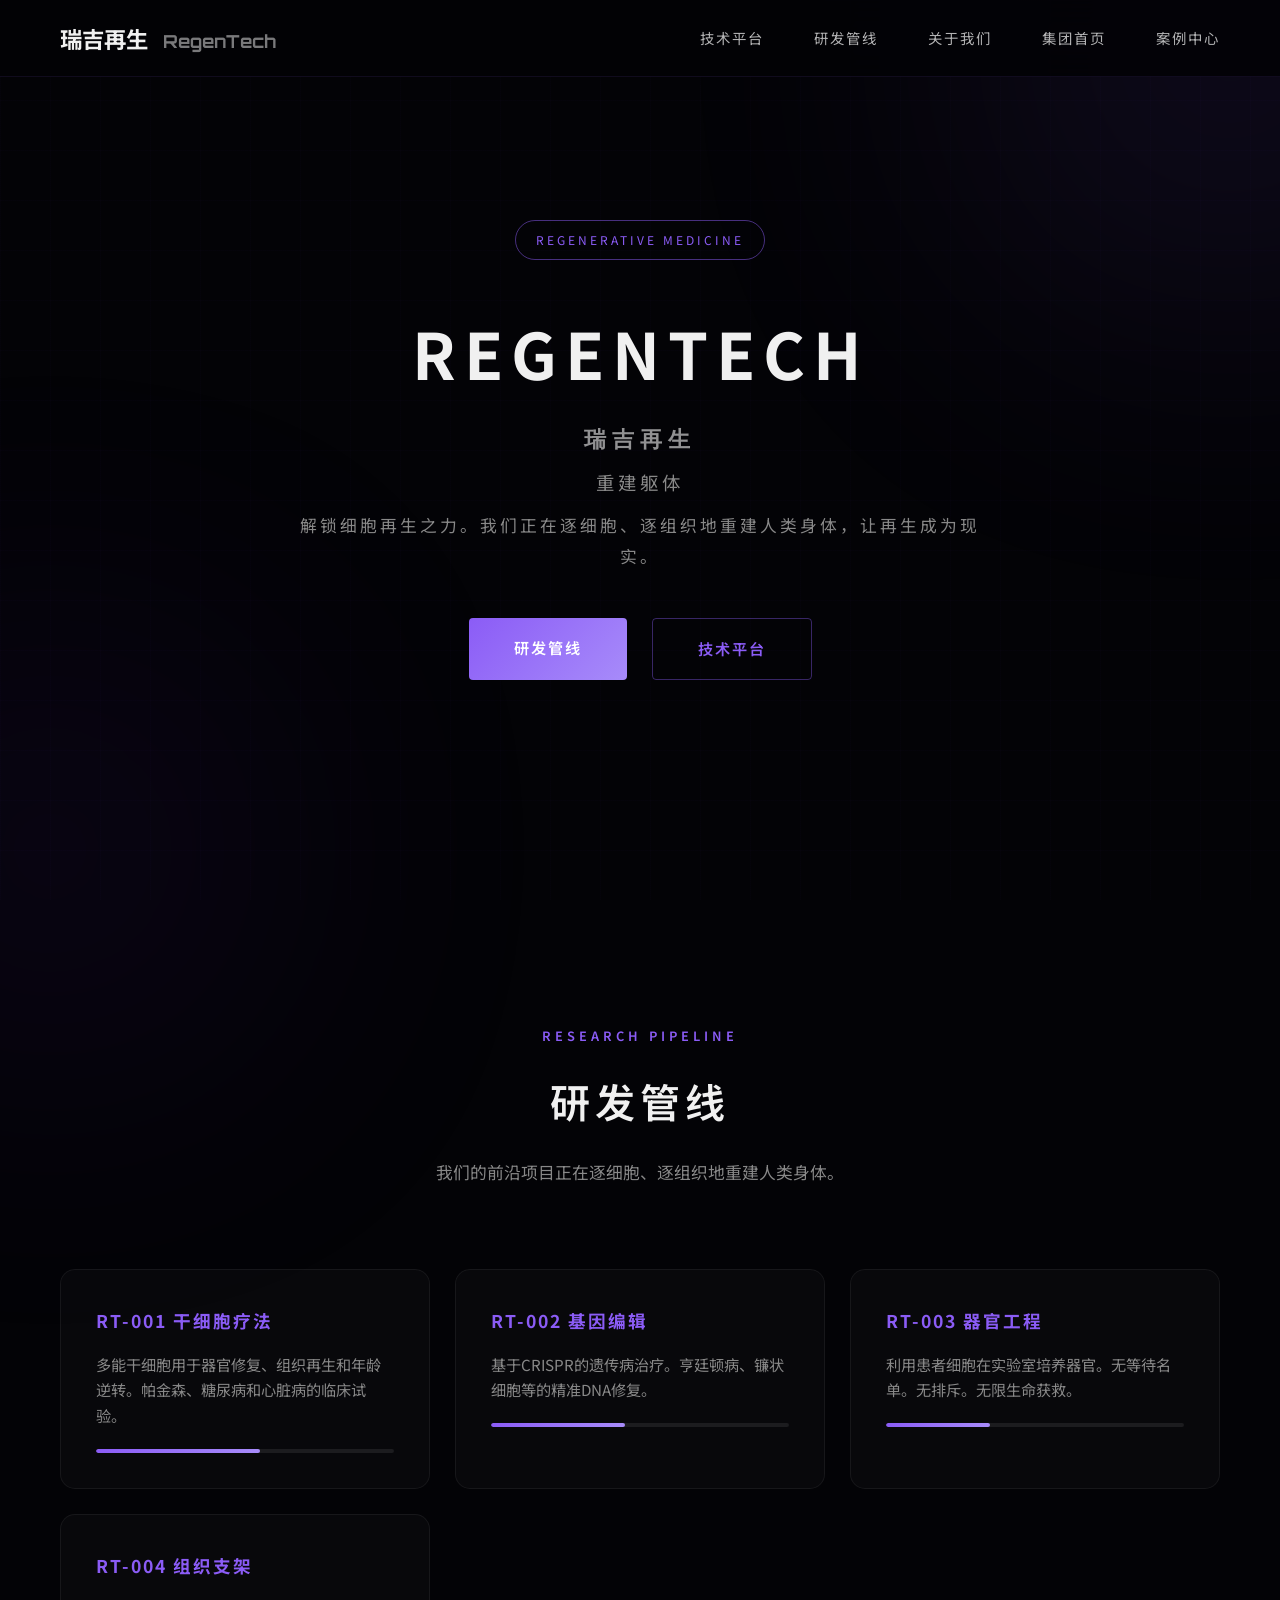
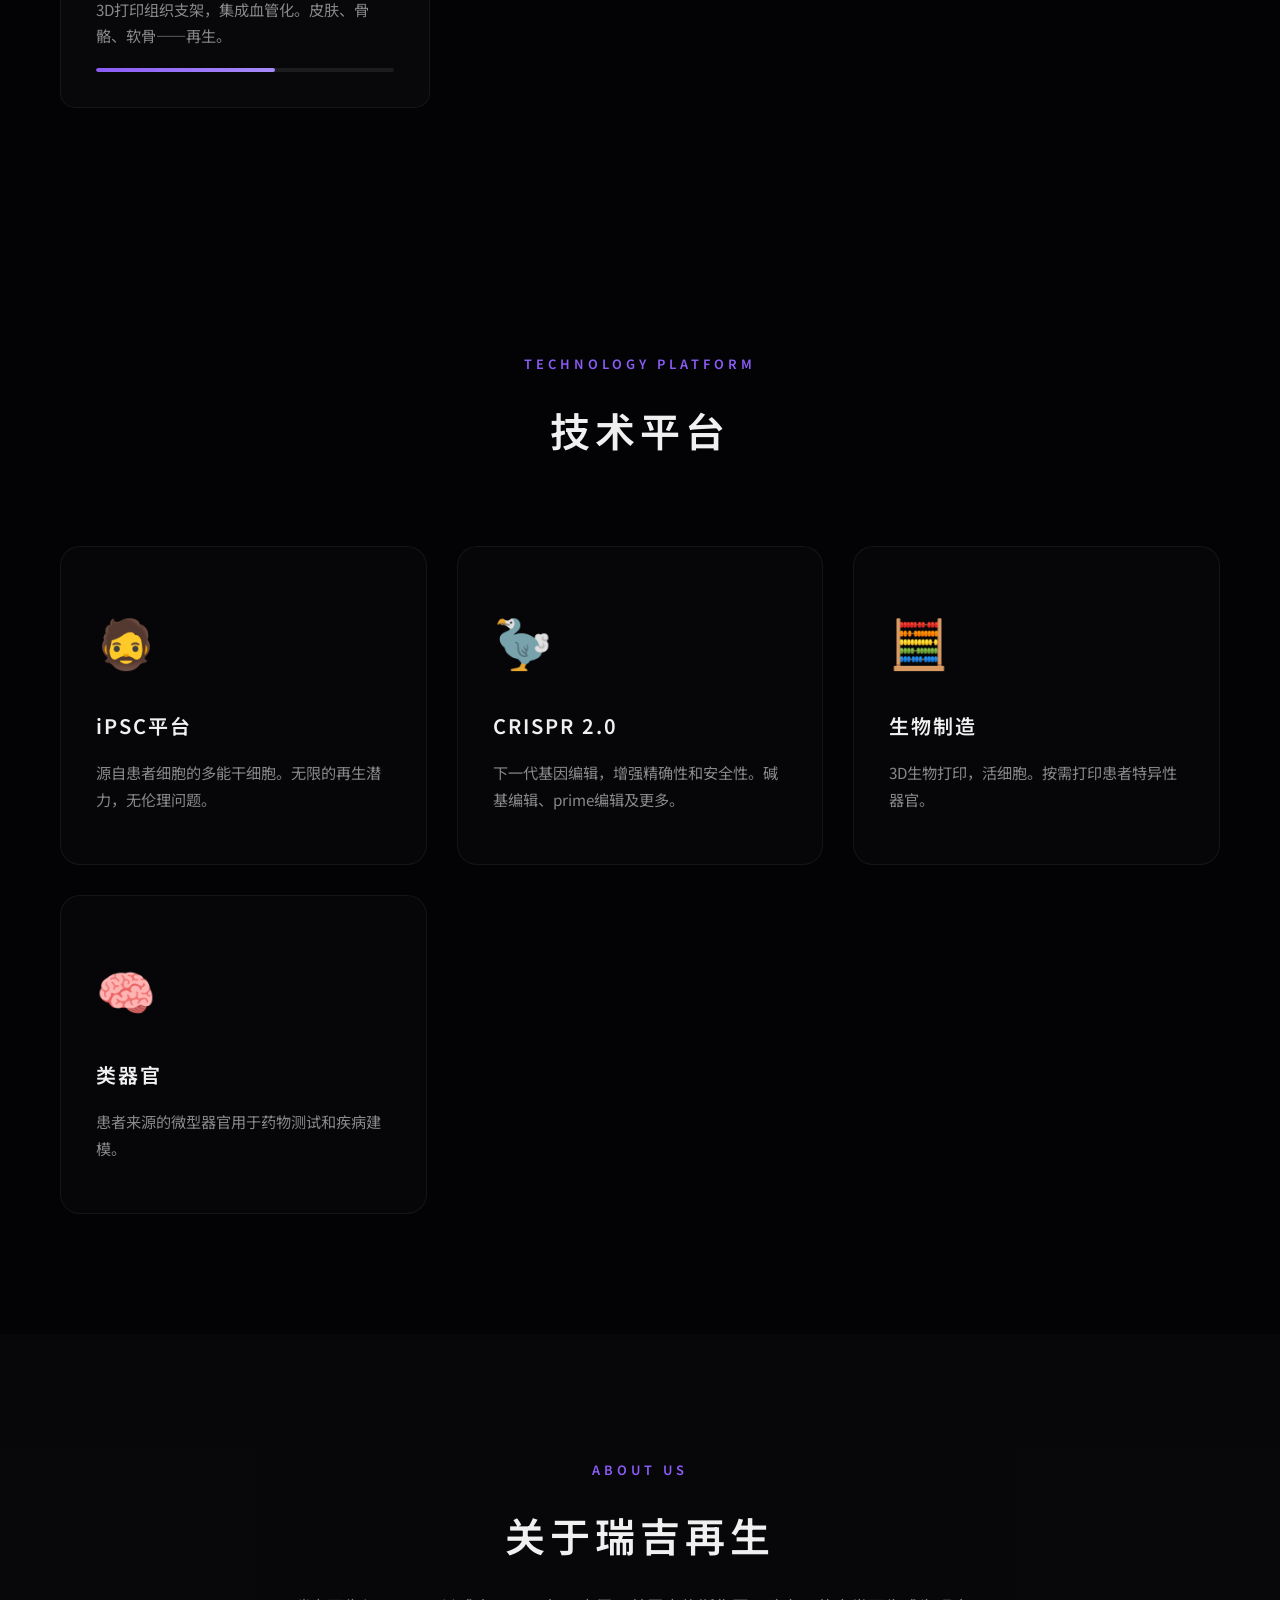
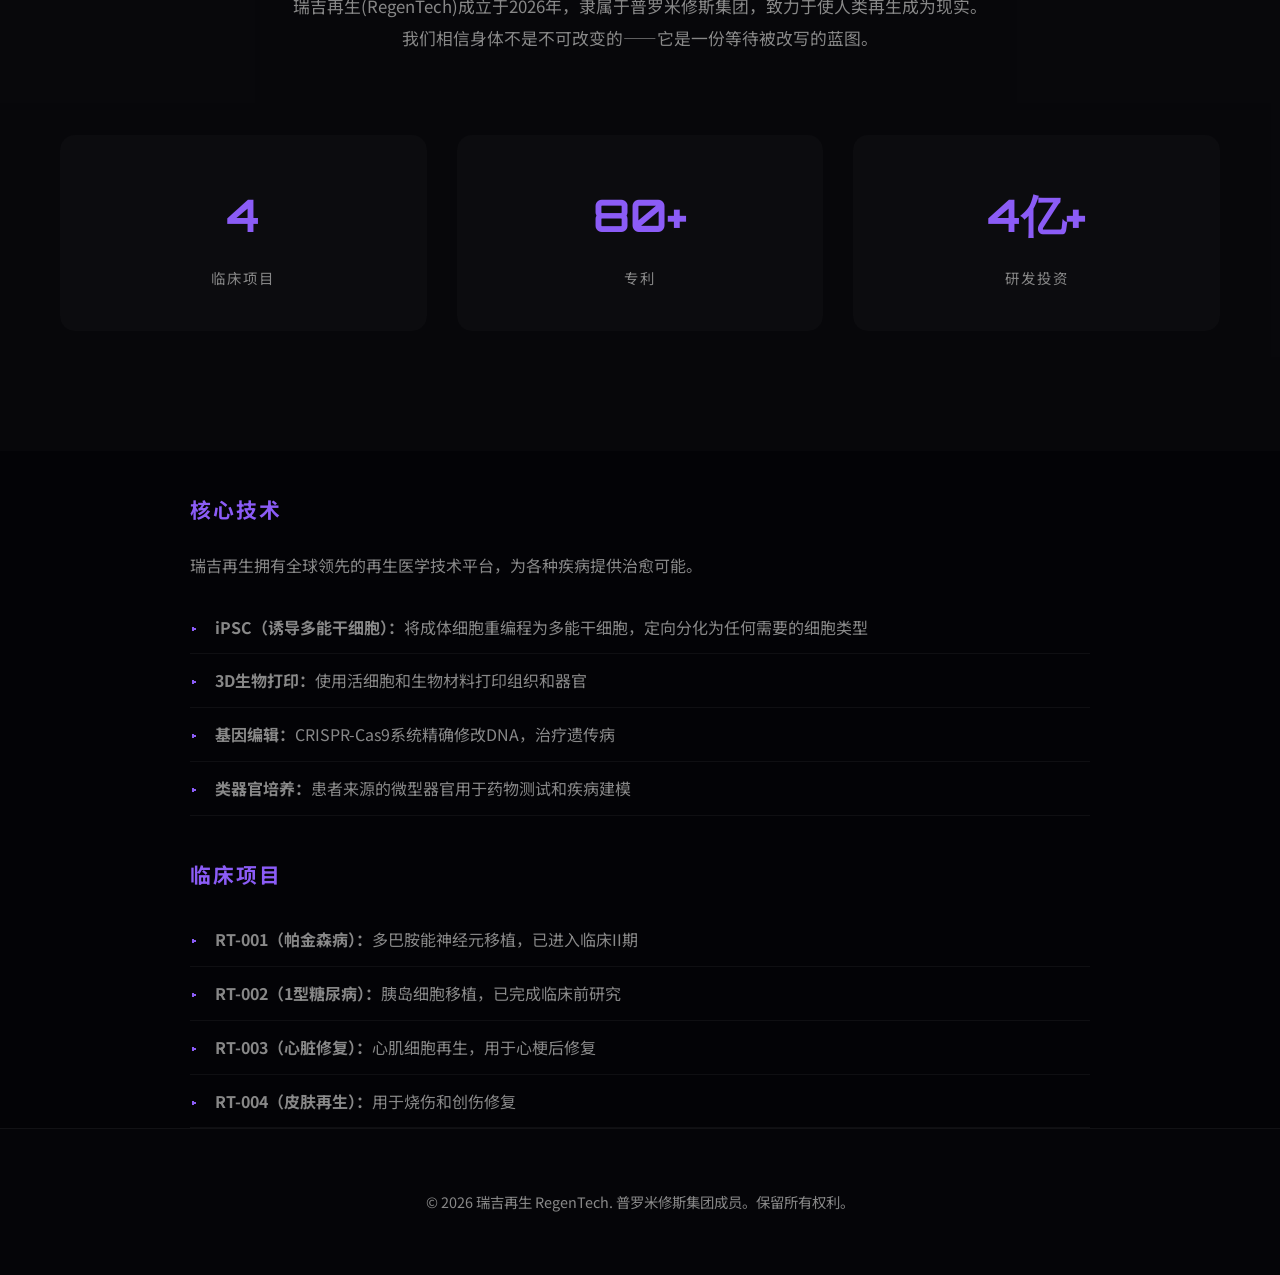
<file: regentech/index.html>
<!DOCTYPE html>
<html lang="zh-CN">
<head>
<meta charset="UTF-8">
<meta name="viewport" content="width=device-width, initial-scale=1.0">
<title>瑞吉再生 | RegenTech - 再生医学</title>
<link href="https://fonts.googleapis.com/css2?family=Orbitron:wght@700;900&family=Noto+Sans+SC:wght@300;400;600;700&display=swap" rel="stylesheet">
<style>
:root{--c:#8b5cf6;--p:#6d28d9;--d:#030306;--l:#f0f0f0;--g:#888}
*{margin:0;padding:0;box-sizing:border-box}
body{font-family:'Noto Sans SC',sans-serif;background:var(--d);color:var(--l);line-height:1.8}
.bg{position:fixed;inset:0;background:linear-gradient(rgba(139,92,246,0.02) 1px,transparent 1px),linear-gradient(90deg,rgba(139,92,246,0.02) 1px,transparent 1px);background-size:50px 50px;z-index:-1}
.o{position:fixed;border-radius:50%;filter:blur(150px);opacity:.12;z-index:-1}
.o1{width:500px;height:500px;background:var(--c);top:-200px;right:-200px}
.o2{width:400px;height:400px;background:var(--p);bottom:-150px;left:-150px}
nav{position:fixed;top:0;width:100%;background:rgba(3,3,6,.9);backdrop-filter:blur(30px);border-bottom:1px solid rgba(139,92,246,.1);padding:18px 60px;display:flex;justify-content:space-between;align-items:center;z-index:1000}
.logo{font-family:'Noto Sans SC',sans-serif;font-size:1.4em;font-weight:700}
.logo span{font-family:'Orbitron',sans-serif;font-size:0.8em;opacity:0.5;margin-left:10px}
.nav{display:flex;gap:50px}
.nav a{color:rgba(255,255,255,.7);text-decoration:none;font-size:.9em;letter-spacing:2px;transition:.3s;position:relative}
.nav a::after{content:'';position:absolute;bottom:-6px;left:0;width:0;height:1px;background:var(--c);transition:.3s}
.nav a:hover{color:var(--c)}.nav a:hover::after{width:100%}
.hero{min-height:100vh;display:flex;flex-direction:column;justify-content:center;align-items:center;text-align:center;padding:100px 20px}
.badge{display:inline-block;padding:8px 20px;border:1px solid rgba(139,92,246,.5);border-radius:30px;font-size:.75em;letter-spacing:3px;color:var(--c);margin-bottom:35px}
.hero h1{font-size:clamp(2em,6vw,4em);font-weight:700;letter-spacing:8px;margin-bottom:8px}
.hero h1 span{display:block;font-family:'Orbitron',sans-serif;font-size:.35em;letter-spacing:6px;margin-top:8px;opacity:0.6}
.hero .cn{font-size:1.15em;letter-spacing:4px;color:var(--g);margin-bottom:10px}
.hero>p{font-size:1.05em;letter-spacing:3px;color:var(--g);margin-bottom:45px;max-width:680px;line-height:1.9}
.btns{display:flex;gap:25px;flex-wrap:wrap;justify-content:center}
.btn{padding:16px 45px;font-size:.95em;font-weight:600;letter-spacing:2px;border-radius:4px;cursor:pointer;transition:.35s;text-decoration:none}
.b1{background:linear-gradient(135deg,var(--c),#a78bfa);border:none;color:#fff}
.b1:hover{transform:translateY(-4px);box-shadow:0 20px 50px rgba(139,92,246,.35)}
.b2{background:0 0;border:1px solid rgba(139,92,246,.4);color:var(--c)}
.b2:hover{background:rgba(139,92,246,.08)}
section{padding:120px 60px;max-width:1400px;margin:0 auto}
.h{text-align:center;margin-bottom:80px}
.l{display:inline-block;font-size:.8em;letter-spacing:4px;color:var(--c);margin-bottom:18px;font-weight:600}
.t{font-size:clamp(1.8em,3.5vw,2.5em);letter-spacing:5px;margin-bottom:20px;font-weight:600}
.d{font-size:1.05em;color:var(--g);max-width:700px;margin:0 auto;line-height:1.9}
.g{display:grid;grid-template-columns:repeat(auto-fit,minmax(320px,1fr));gap:30px}
.c{background:rgba(255,255,255,.015);border:1px solid rgba(255,255,255,.06);border-radius:20px;padding:50px 35px;transition:.45s;position:relative}
.c:hover{transform:translateY(-12px);border-color:rgba(139,92,246,.3);box-shadow:0 30px 80px rgba(139,92,246,.08)}
.c::before{content:'';position:absolute;top:0;left:20%;right:20%;height:1px;background:linear-gradient(90deg,transparent,var(--c),transparent);opacity:0;transition:.3s}
.c:hover::before{opacity:1}
.ci{font-size:3em;margin-bottom:25px;display:block}
.c h3{font-size:1.25em;letter-spacing:2px;margin-bottom:15px;font-weight:600}
.c p{color:var(--g);font-size:.95em;line-height:1.8}
.pip{display:grid;grid-template-columns:repeat(auto-fit,minmax(300px,1fr));gap:25px}
.pc{background:rgba(255,255,255,.025);border:1px solid rgba(255,255,255,.06);border-radius:15px;padding:35px}
.pc h3{font-size:1.1em;letter-spacing:2px;margin-bottom:15px;color:var(--c)}
.pc p{color:var(--g);font-size:.95em;line-height:1.7;margin-bottom:20px}
.bar{height:4px;background:rgba(255,255,255,.08);border-radius:2px;overflow:hidden}
.bar .fill{height:100%;background:linear-gradient(90deg,var(--c),#a78bfa);border-radius:2px}
.s{display:grid;grid-template-columns:repeat(auto-fit,minmax(200px,1fr));gap:30px;text-align:center;margin-top:60px}
.si{padding:40px;background:rgba(255,255,255,.02);border-radius:15px}
.sn{font-family:'Orbitron',sans-serif;font-size:2.8em;font-weight:700;color:var(--c);margin-bottom:10px}
.sl{font-size:.9em;color:var(--g);letter-spacing:2px}
.detail{max-width:900px;margin:0 auto}
.detail h3{font-size:1.3em;letter-spacing:2px;margin:40px 0 20px;color:var(--c)}
.detail p{color:var(--g);line-height:2;margin-bottom:20px}
.detail ul{list-style:none}
.detail li{color:var(--g);padding:12px 0;border-bottom:1px solid rgba(255,255,255,.05);padding-left:25px;position:relative}
.detail li::before{content:'▸';position:absolute;left:0;color:var(--c)}
footer{background:#050508;padding:60px 40px;text-align:center;border-top:1px solid rgba(255,255,255,.05)}
footer p{color:var(--g);font-size:.9em}
</style>
</head>
<body>
<div class="bg"></div>
<div class="o o1"></div><div class="o o2"></div>
<nav>
<div class="logo">瑞吉再生 <span>RegenTech</span></div>
<div class="nav">
<a href="#platform">技术平台</a>
<a href="#pipeline">研发管线</a>
<a href="#about">关于我们</a>
<a href="../index.html">集团首页</a>
<a href="../cases/index.html">案例中心</a>
</div>
</nav>
<section class="hero">
<div class="badge">REGENERATIVE MEDICINE</div>
<h1>REGENTECH <span>瑞吉再生</span></h1>
<div class="cn">重建躯体</div>
<p>解锁细胞再生之力。我们正在逐细胞、逐组织地重建人类身体，让再生成为现实。</p>
<div class="btns">
<a href="#pipeline" class="btn b1">研发管线</a>
<a href="#platform" class="btn b2">技术平台</a>
</div>
</section>
<section id="pipeline">
<div class="h"><div class="l">RESEARCH PIPELINE</div>
<div class="t">研发管线</div>
<div class="d">我们的前沿项目正在逐细胞、逐组织地重建人类身体。</div>
</div>
<div class="pip">
<div class="pc"><h3>RT-001 干细胞疗法</h3><p>多能干细胞用于器官修复、组织再生和年龄逆转。帕金森、糖尿病和心脏病的临床试验。</p><div class="bar"><div class="fill" style="width:55%"></div></div></div>
<div class="pc"><h3>RT-002 基因编辑</h3><p>基于CRISPR的遗传病治疗。亨廷顿病、镰状细胞等的精准DNA修复。</p><div class="bar"><div class="fill" style="width:45%"></div></div></div>
<div class="pc"><h3>RT-003 器官工程</h3><p>利用患者细胞在实验室培养器官。无等待名单。无排斥。无限生命获救。</p><div class="bar"><div class="fill" style="width:35%"></div></div></div>
<div class="pc"><h3>RT-004 组织支架</h3><p>3D打印组织支架，集成血管化。皮肤、骨骼、软骨——再生。</p><div class="bar"><div class="fill" style="width:60%"></div></div></div>
</div>
</section>
<section id="platform">
<div class="h"><div class="l">TECHNOLOGY PLATFORM</div>
<div class="t">技术平台</div>
</div>
<div class="g">
<div class="c"><span class="ci">&#129492;</span><h3>iPSC平台</h3><p>源自患者细胞的多能干细胞。无限的再生潜力，无伦理问题。</p></div>
<div class="c"><span class="ci">&#129444;</span><h3>CRISPR 2.0</h3><p>下一代基因编辑，增强精确性和安全性。碱基编辑、prime编辑及更多。</p></div>
<div class="c"><span class="ci">&#129518;</span><h3>生物制造</h3><p>3D生物打印，活细胞。按需打印患者特异性器官。</p></div>
<div class="c"><span class="ci">&#129504;</span><h3>类器官</h3><p>患者来源的微型器官用于药物测试和疾病建模。</p></div>
</div>
</section>
<section id="about" style="background:rgba(255,255,255,0.02)">
<div class="h"><div class="l">ABOUT US</div>
<div class="t">关于瑞吉再生</div>
<div class="d">瑞吉再生(RegenTech)成立于2026年，隶属于普罗米修斯集团，致力于使人类再生成为现实。我们相信身体不是不可改变的——它是一份等待被改写的蓝图。</div>
</div>
<div class="s">
<div class="si"><div class="sn">4</div><div class="sl">临床项目</div></div>
<div class="si"><div class="sn">80+</div><div class="sl">专利</div></div>
<div class="si"><div class="sn">4亿+</div><div class="sl">研发投资</div></div>
</div>
</section>
<div class="detail">
<h3>核心技术</h3>
<p>瑞吉再生拥有全球领先的再生医学技术平台，为各种疾病提供治愈可能。</p>
<ul>
<li><strong>iPSC（诱导多能干细胞）：</strong>将成体细胞重编程为多能干细胞，定向分化为任何需要的细胞类型</li>
<li><strong>3D生物打印：</strong>使用活细胞和生物材料打印组织和器官</li>
<li><strong>基因编辑：</strong>CRISPR-Cas9系统精确修改DNA，治疗遗传病</li>
<li><strong>类器官培养：</strong>患者来源的微型器官用于药物测试和疾病建模</li>
</ul>
<h3>临床项目</h3>
<ul>
<li><strong>RT-001（帕金森病）：</strong>多巴胺能神经元移植，已进入临床II期</li>
<li><strong>RT-002（1型糖尿病）：</strong>胰岛细胞移植，已完成临床前研究</li>
<li><strong>RT-003（心脏修复）：</strong>心肌细胞再生，用于心梗后修复</li>
<li><strong>RT-004（皮肤再生）：</strong>用于烧伤和创伤修复</li>
</ul>
</div>
<footer><p>&copy; 2026 瑞吉再生 RegenTech. 普罗米修斯集团成员。保留所有权利。</p></footer>
</body>
</html>
</file>
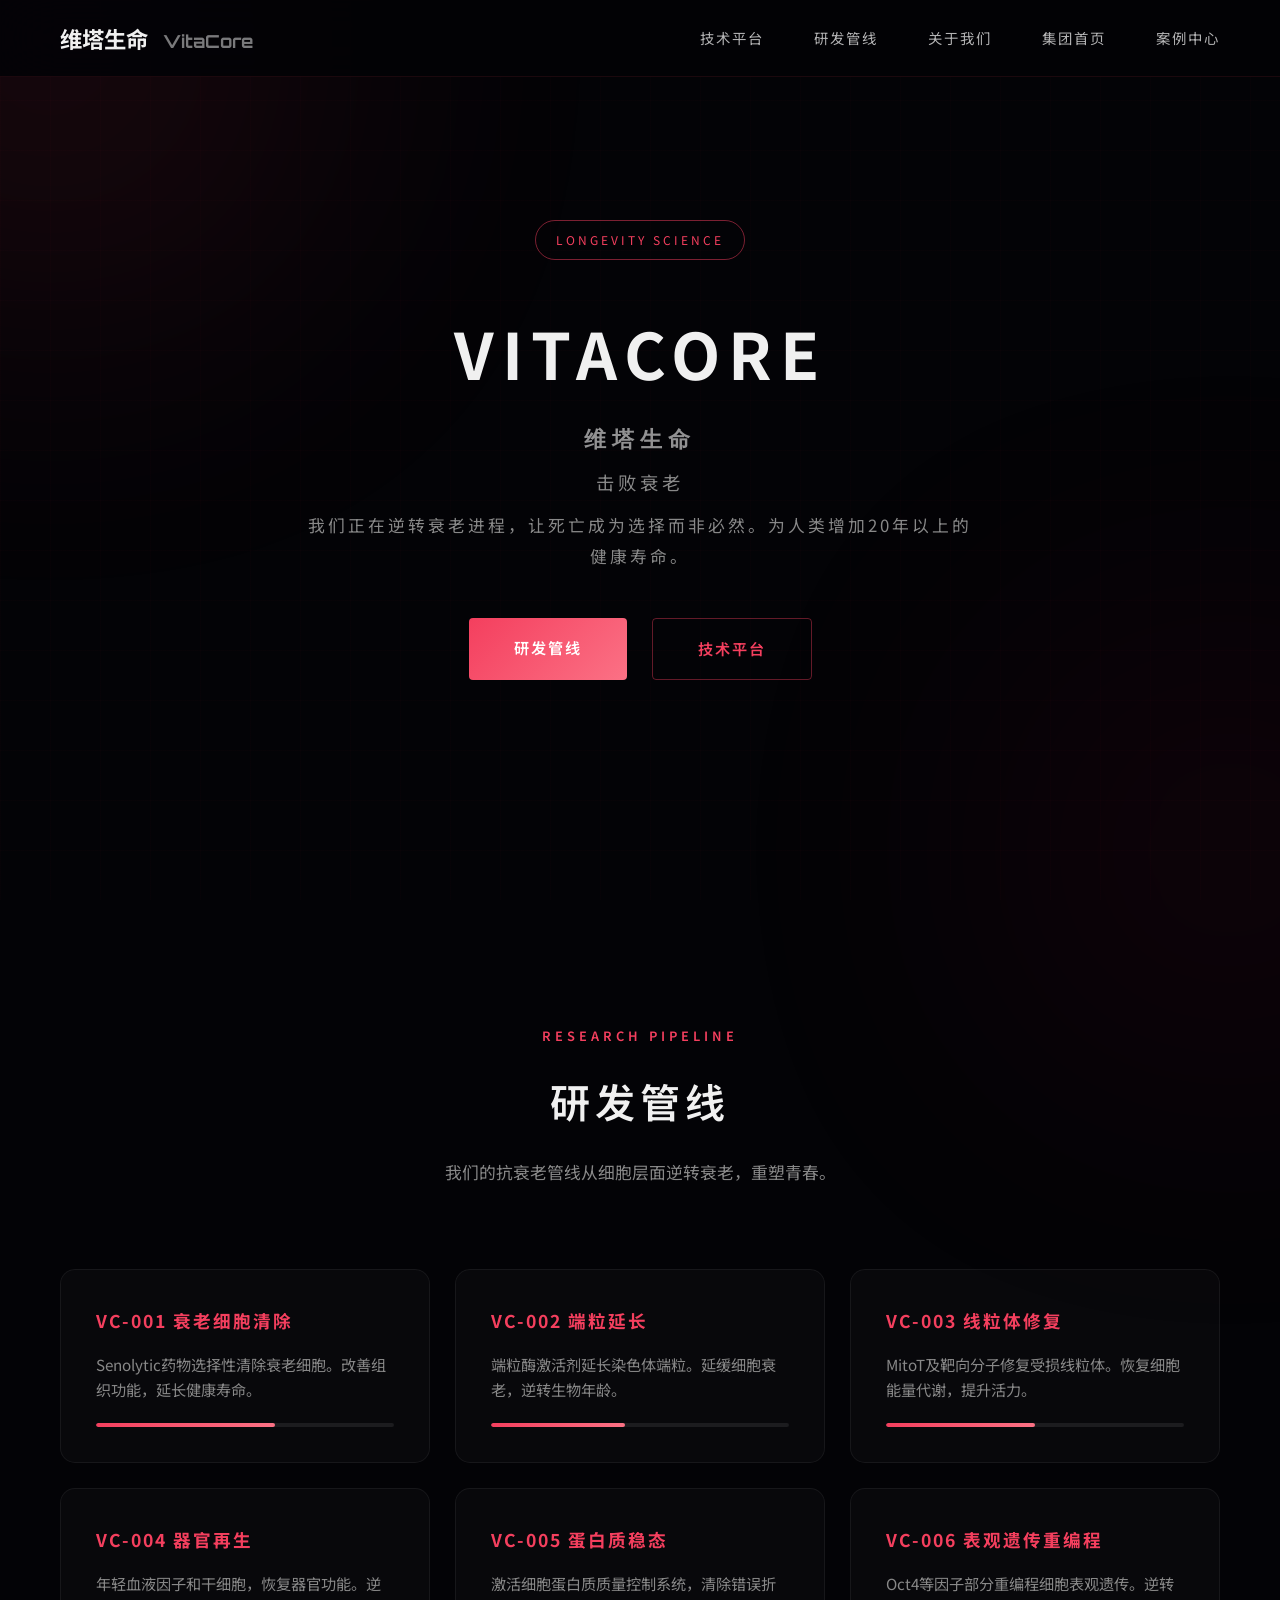
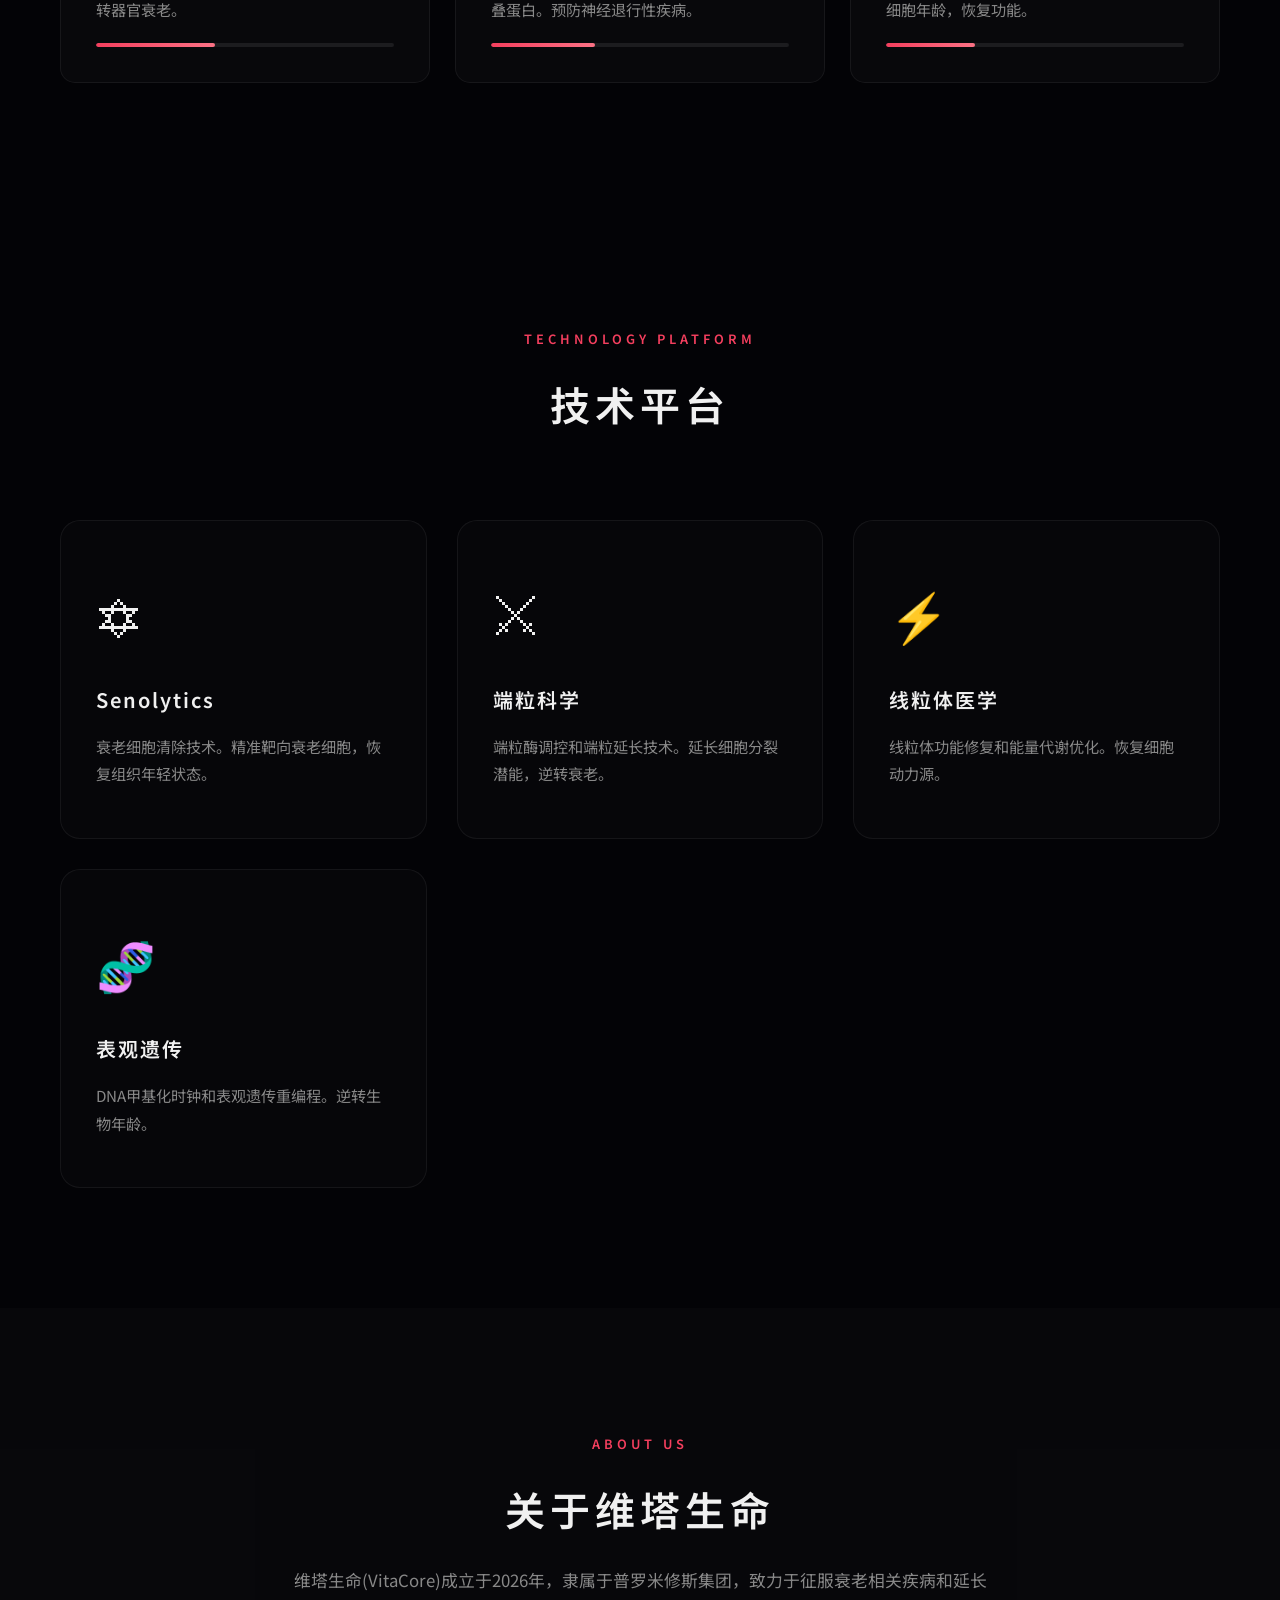
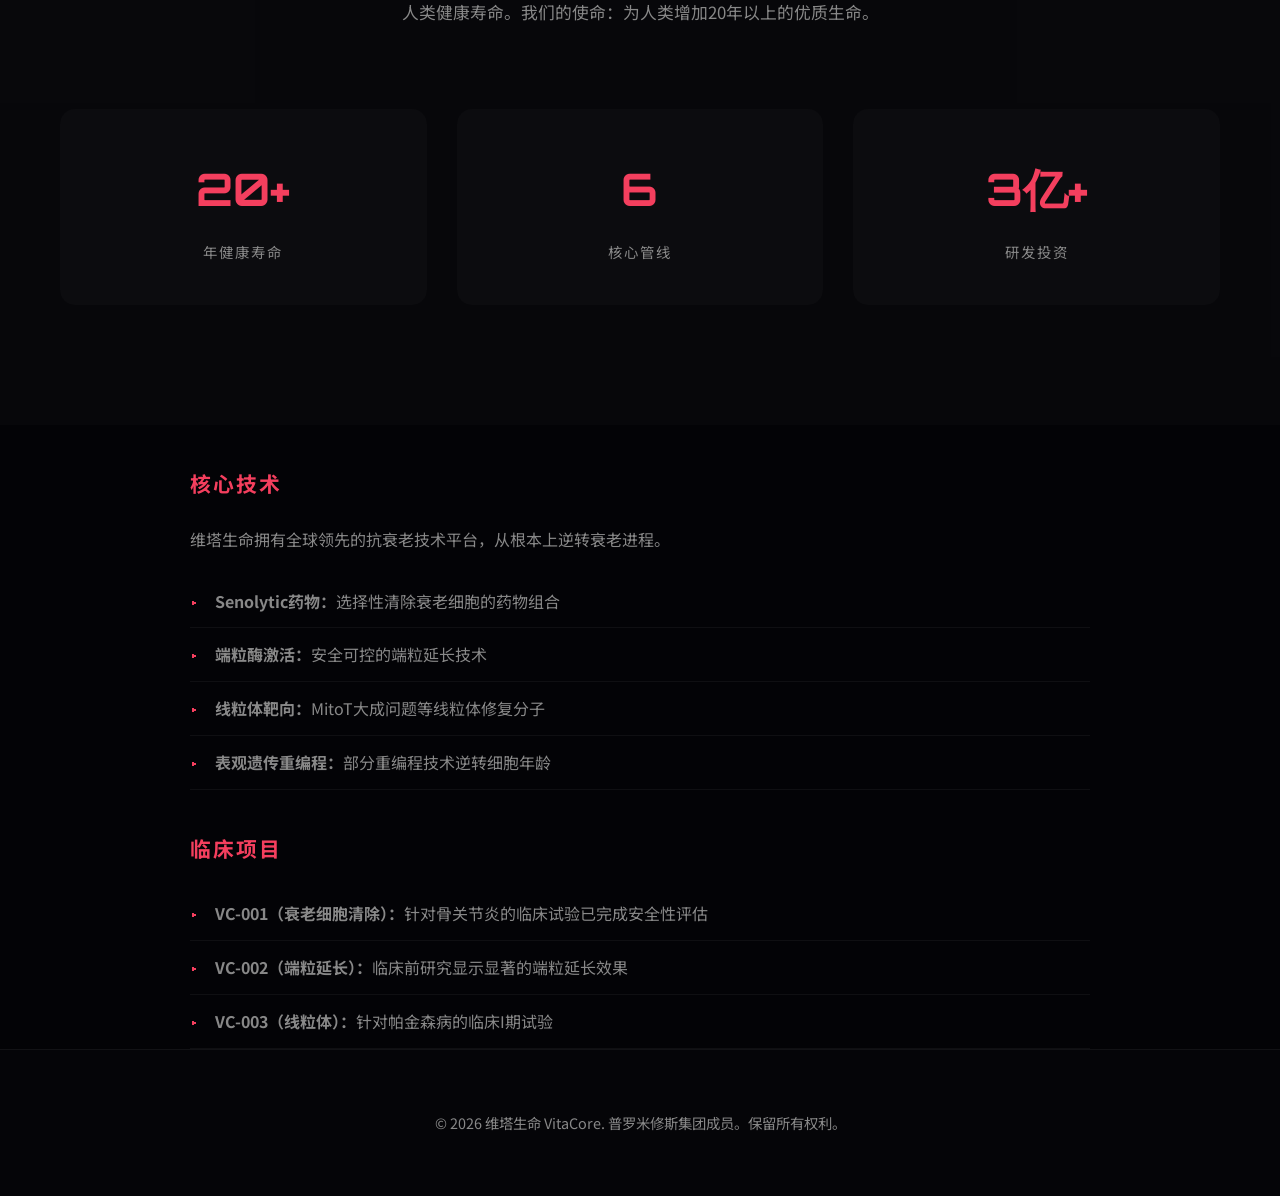
<file: vitacore/index.html>
<!DOCTYPE html>
<html lang="zh-CN">
<head>
<meta charset="UTF-8">
<meta name="viewport" content="width=device-width, initial-scale=1.0">
<title>维塔生命 | VitaCore - 抗衰老科技</title>
<link href="https://fonts.googleapis.com/css2?family=Orbitron:wght@700;900&family=Noto+Sans+SC:wght@300;400;600;700&display=swap" rel="stylesheet">
<style>
:root{--c:#f43f5e;--p:#be123c;--d:#030306;--l:#f0f0f0;--g:#888}
*{margin:0;padding:0;box-sizing:border-box}
body{font-family:'Noto Sans SC',sans-serif;background:var(--d);color:var(--l);line-height:1.8}
.bg{position:fixed;inset:0;background:linear-gradient(rgba(244,63,94,0.02) 1px,transparent 1px),linear-gradient(90deg,rgba(244,63,94,0.02) 1px,transparent 1px);background-size:50px 50px;z-index:-1}
.o{position:fixed;border-radius:50%;filter:blur(150px);opacity:.12;z-index:-1}
.o1{width:500px;height:500px;background:var(--c);top:-200px;left:-200px}
.o2{width:400px;height:400px;background:var(--p);bottom:-150px;right:-150px}
nav{position:fixed;top:0;width:100%;background:rgba(3,3,6,.9);backdrop-filter:blur(30px);border-bottom:1px solid rgba(244,63,94,.1);padding:18px 60px;display:flex;justify-content:space-between;align-items:center;z-index:1000}
.logo{font-family:'Noto Sans SC',sans-serif;font-size:1.4em;font-weight:700}
.logo span{font-family:'Orbitron',sans-serif;font-size:0.8em;opacity:0.5;margin-left:10px}
.nav{display:flex;gap:50px}
.nav a{color:rgba(255,255,255,.7);text-decoration:none;font-size:.9em;letter-spacing:2px;transition:.3s;position:relative}
.nav a::after{content:'';position:absolute;bottom:-6px;left:0;width:0;height:1px;background:var(--c);transition:.3s}
.nav a:hover{color:var(--c)}.nav a:hover::after{width:100%}
.hero{min-height:100vh;display:flex;flex-direction:column;justify-content:center;align-items:center;text-align:center;padding:100px 20px}
.badge{display:inline-block;padding:8px 20px;border:1px solid rgba(244,63,94,.5);border-radius:30px;font-size:.75em;letter-spacing:3px;color:var(--c);margin-bottom:35px}
.hero h1{font-size:clamp(2em,6vw,4em);font-weight:700;letter-spacing:8px;margin-bottom:8px}
.hero h1 span{display:block;font-family:'Orbitron',sans-serif;font-size:.35em;letter-spacing:6px;margin-top:8px;opacity:0.6}
.hero .cn{font-size:1.15em;letter-spacing:4px;color:var(--g);margin-bottom:10px}
.hero>p{font-size:1.05em;letter-spacing:3px;color:var(--g);margin-bottom:45px;max-width:680px;line-height:1.9}
.btns{display:flex;gap:25px;flex-wrap:wrap;justify-content:center}
.btn{padding:16px 45px;font-size:.95em;font-weight:600;letter-spacing:2px;border-radius:4px;cursor:pointer;transition:.35s;text-decoration:none}
.b1{background:linear-gradient(135deg,var(--c),#fb7185);border:none;color:#fff}
.b1:hover{transform:translateY(-4px);box-shadow:0 20px 50px rgba(244,63,94,.35)}
.b2{background:0 0;border:1px solid rgba(244,63,94,.4);color:var(--c)}
.b2:hover{background:rgba(244,63,94,.08)}
section{padding:120px 60px;max-width:1400px;margin:0 auto}
.h{text-align:center;margin-bottom:80px}
.l{display:inline-block;font-size:.8em;letter-spacing:4px;color:var(--c);margin-bottom:18px;font-weight:600}
.t{font-size:clamp(1.8em,3.5vw,2.5em);letter-spacing:5px;margin-bottom:20px;font-weight:600}
.d{font-size:1.05em;color:var(--g);max-width:700px;margin:0 auto;line-height:1.9}
.g{display:grid;grid-template-columns:repeat(auto-fit,minmax(320px,1fr));gap:30px}
.c{background:rgba(255,255,255,.015);border:1px solid rgba(255,255,255,.06);border-radius:20px;padding:50px 35px;transition:.45s;position:relative}
.c:hover{transform:translateY(-12px);border-color:rgba(244,63,94,.3);box-shadow:0 30px 80px rgba(244,63,94,.08)}
.c::before{content:'';position:absolute;top:0;left:20%;right:20%;height:1px;background:linear-gradient(90deg,transparent,var(--c),transparent);opacity:0;transition:.3s}
.c:hover::before{opacity:1}
.ci{font-size:3em;margin-bottom:25px;display:block}
.c h3{font-size:1.25em;letter-spacing:2px;margin-bottom:15px;font-weight:600}
.c p{color:var(--g);font-size:.95em;line-height:1.8}
.pip{display:grid;grid-template-columns:repeat(auto-fit,minmax(300px,1fr));gap:25px}
.pc{background:rgba(255,255,255,.025);border:1px solid rgba(255,255,255,.06);border-radius:15px;padding:35px}
.pc h3{font-size:1.1em;letter-spacing:2px;margin-bottom:15px;color:var(--c)}
.pc p{color:var(--g);font-size:.95em;line-height:1.7;margin-bottom:20px}
.bar{height:4px;background:rgba(255,255,255,.08);border-radius:2px;overflow:hidden}
.bar .fill{height:100%;background:linear-gradient(90deg,var(--c),#fb7185);border-radius:2px}
.s{display:grid;grid-template-columns:repeat(auto-fit,minmax(200px,1fr));gap:30px;text-align:center;margin-top:60px}
.si{padding:40px;background:rgba(255,255,255,.02);border-radius:15px}
.sn{font-family:'Orbitron',sans-serif;font-size:2.8em;font-weight:700;color:var(--c);margin-bottom:10px}
.sl{font-size:.9em;color:var(--g);letter-spacing:2px}
.detail{max-width:900px;margin:0 auto}
.detail h3{font-size:1.3em;letter-spacing:2px;margin:40px 0 20px;color:var(--c)}
.detail p{color:var(--g);line-height:2;margin-bottom:20px}
.detail ul{list-style:none}
.detail li{color:var(--g);padding:12px 0;border-bottom:1px solid rgba(255,255,255,.05);padding-left:25px;position:relative}
.detail li::before{content:'▸';position:absolute;left:0;color:var(--c)}
footer{background:#050508;padding:60px 40px;text-align:center;border-top:1px solid rgba(255,255,255,.05)}
footer p{color:var(--g);font-size:.9em}
</style>
</head>
<body>
<div class="bg"></div>
<div class="o o1"></div><div class="o o2"></div>
<nav>
<div class="logo">维塔生命 <span>VitaCore</span></div>
<div class="nav">
<a href="#platform">技术平台</a>
<a href="#pipeline">研发管线</a>
<a href="#about">关于我们</a>
<a href="../index.html">集团首页</a>
<a href="../cases/index.html">案例中心</a>
</div>
</nav>
<section class="hero">
<div class="badge">LONGEVITY SCIENCE</div>
<h1>VITACORE <span>维塔生命</span></h1>
<div class="cn">击败衰老</div>
<p>我们正在逆转衰老进程，让死亡成为选择而非必然。为人类增加20年以上的健康寿命。</p>
<div class="btns">
<a href="#pipeline" class="btn b1">研发管线</a>
<a href="#platform" class="btn b2">技术平台</a>
</div>
</section>
<section id="pipeline">
<div class="h"><div class="l">RESEARCH PIPELINE</div>
<div class="t">研发管线</div>
<div class="d">我们的抗衰老管线从细胞层面逆转衰老，重塑青春。</div>
</div>
<div class="pip">
<div class="pc"><h3>VC-001 衰老细胞清除</h3><p>Senolytic药物选择性清除衰老细胞。改善组织功能，延长健康寿命。</p><div class="bar"><div class="fill" style="width:60%"></div></div></div>
<div class="pc"><h3>VC-002 端粒延长</h3><p>端粒酶激活剂延长染色体端粒。延缓细胞衰老，逆转生物年龄。</p><div class="bar"><div class="fill" style="width:45%"></div></div></div>
<div class="pc"><h3>VC-003 线粒体修复</h3><p>MitoT及靶向分子修复受损线粒体。恢复细胞能量代谢，提升活力。</p><div class="bar"><div class="fill" style="width:50%"></div></div></div>
<div class="pc"><h3>VC-004 器官再生</h3><p>年轻血液因子和干细胞，恢复器官功能。逆转器官衰老。</p><div class="bar"><div class="fill" style="width:40%"></div></div></div>
<div class="pc"><h3>VC-005 蛋白质稳态</h3><p>激活细胞蛋白质质量控制系统，清除错误折叠蛋白。预防神经退行性疾病。</p><div class="bar"><div class="fill" style="width:35%"></div></div></div>
<div class="pc"><h3>VC-006 表观遗传重编程</h3><p>Oct4等因子部分重编程细胞表观遗传。逆转细胞年龄，恢复功能。</p><div class="bar"><div class="fill" style="width:30%"></div></div></div>
</div>
</section>
<section id="platform">
<div class="h"><div class="l">TECHNOLOGY PLATFORM</div>
<div class="t">技术平台</div>
</div>
<div class="g">
<div class="c"><span class="ci">&#10017;</span><h3>Senolytics</h3><p>衰老细胞清除技术。精准靶向衰老细胞，恢复组织年轻状态。</p></div>
<div class="c"><span class="ci">&#9876;</span><h3>端粒科学</h3><p>端粒酶调控和端粒延长技术。延长细胞分裂潜能，逆转衰老。</p></div>
<div class="c"><span class="ci">&#9889;</span><h3>线粒体医学</h3><p>线粒体功能修复和能量代谢优化。恢复细胞动力源。</p></div>
<div class="c"><span class="ci">&#129516;</span><h3>表观遗传</h3><p>DNA甲基化时钟和表观遗传重编程。逆转生物年龄。</p></div>
</div>
</section>
<section id="about" style="background:rgba(255,255,255,0.02)">
<div class="h"><div class="l">ABOUT US</div>
<div class="t">关于维塔生命</div>
<div class="d">维塔生命(VitaCore)成立于2026年，隶属于普罗米修斯集团，致力于征服衰老相关疾病和延长人类健康寿命。我们的使命：为人类增加20年以上的优质生命。</div>
</div>
<div class="s">
<div class="si"><div class="sn">20+</div><div class="sl">年健康寿命</div></div>
<div class="si"><div class="sn">6</div><div class="sl">核心管线</div></div>
<div class="si"><div class="sn">3亿+</div><div class="sl">研发投资</div></div>
</div>
</section>
<div class="detail">
<h3>核心技术</h3>
<p>维塔生命拥有全球领先的抗衰老技术平台，从根本上逆转衰老进程。</p>
<ul>
<li><strong>Senolytic药物：</strong>选择性清除衰老细胞的药物组合</li>
<li><strong>端粒酶激活：</strong>安全可控的端粒延长技术</li>
<li><strong>线粒体靶向：</strong>MitoT大成问题等线粒体修复分子</li>
<li><strong>表观遗传重编程：</strong>部分重编程技术逆转细胞年龄</li>
</ul>
<h3>临床项目</h3>
<ul>
<li><strong>VC-001（衰老细胞清除）：</strong>针对骨关节炎的临床试验已完成安全性评估</li>
<li><strong>VC-002（端粒延长）：</strong>临床前研究显示显著的端粒延长效果</li>
<li><strong>VC-003（线粒体）：</strong>针对帕金森病的临床I期试验</li>
</ul>
</div>
<footer><p>&copy; 2026 维塔生命 VitaCore. 普罗米修斯集团成员。保留所有权利。</p></footer>
</body>
</html>
</file>
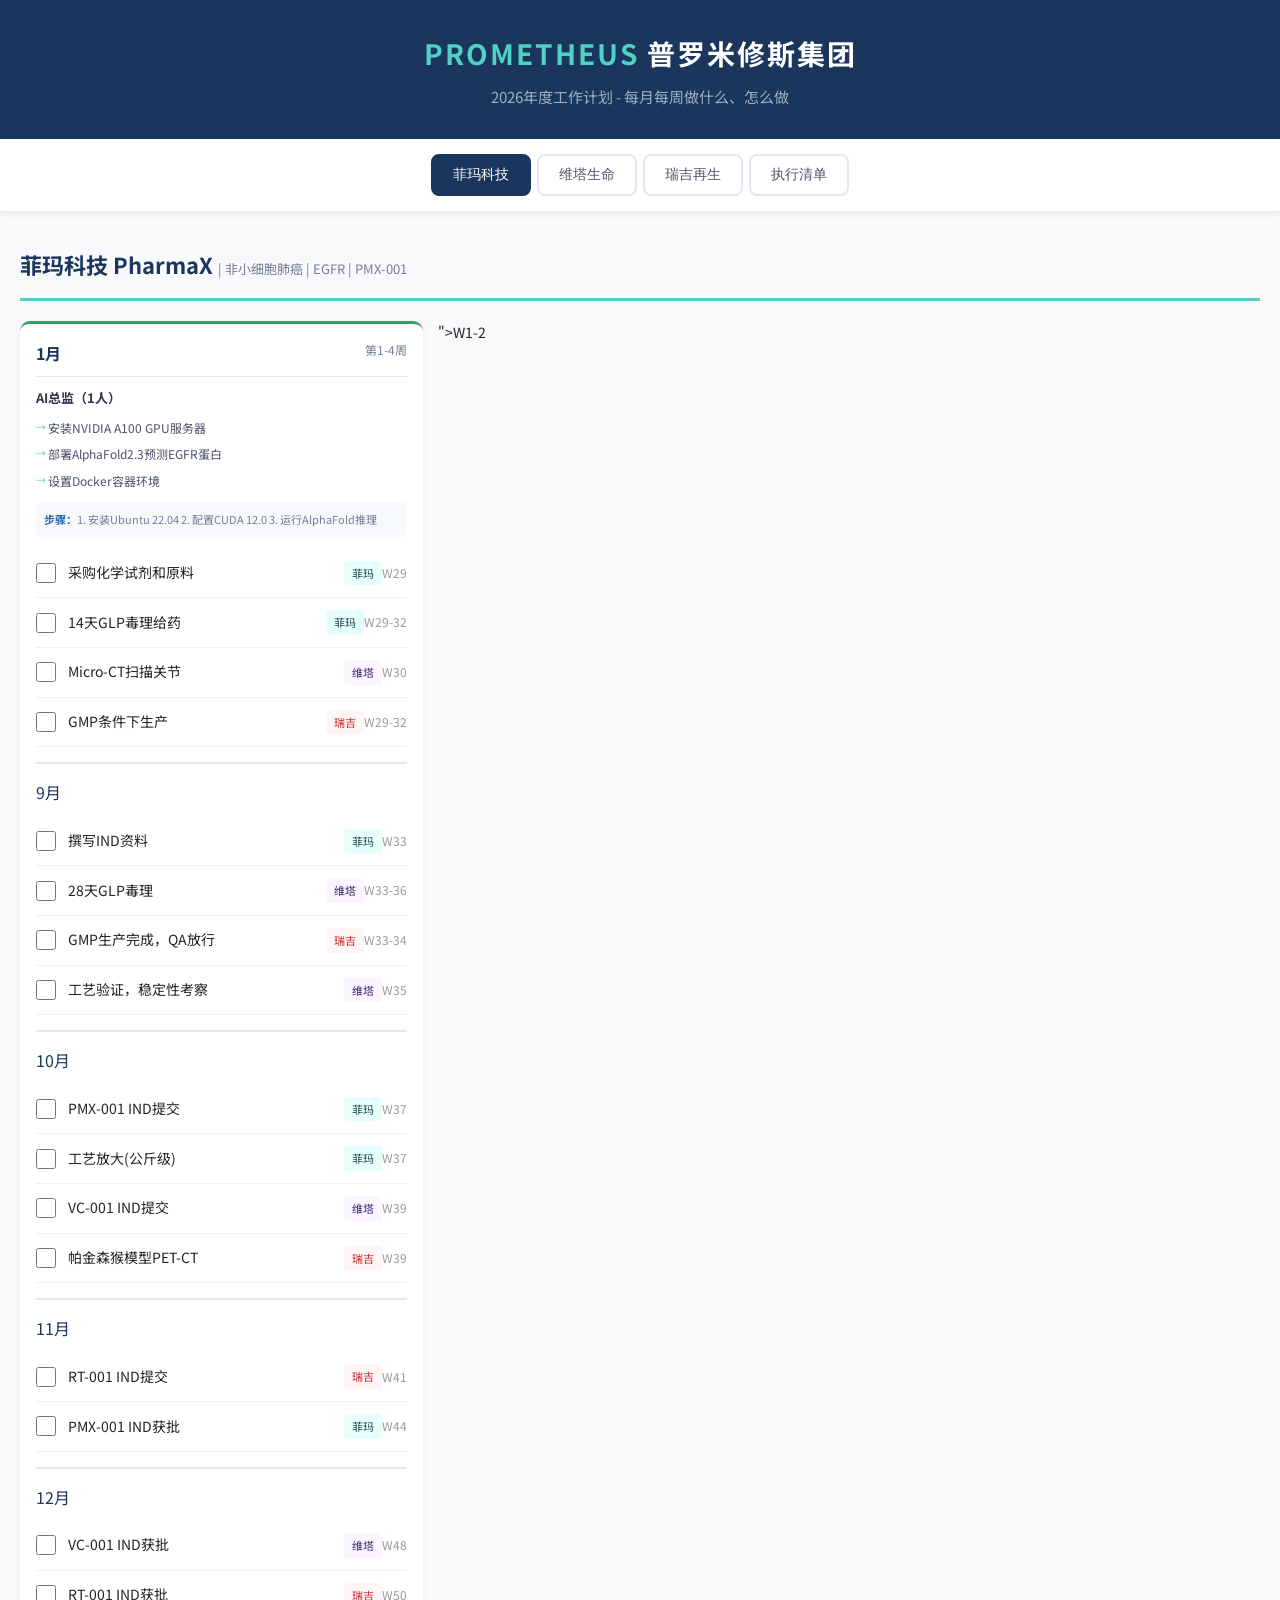
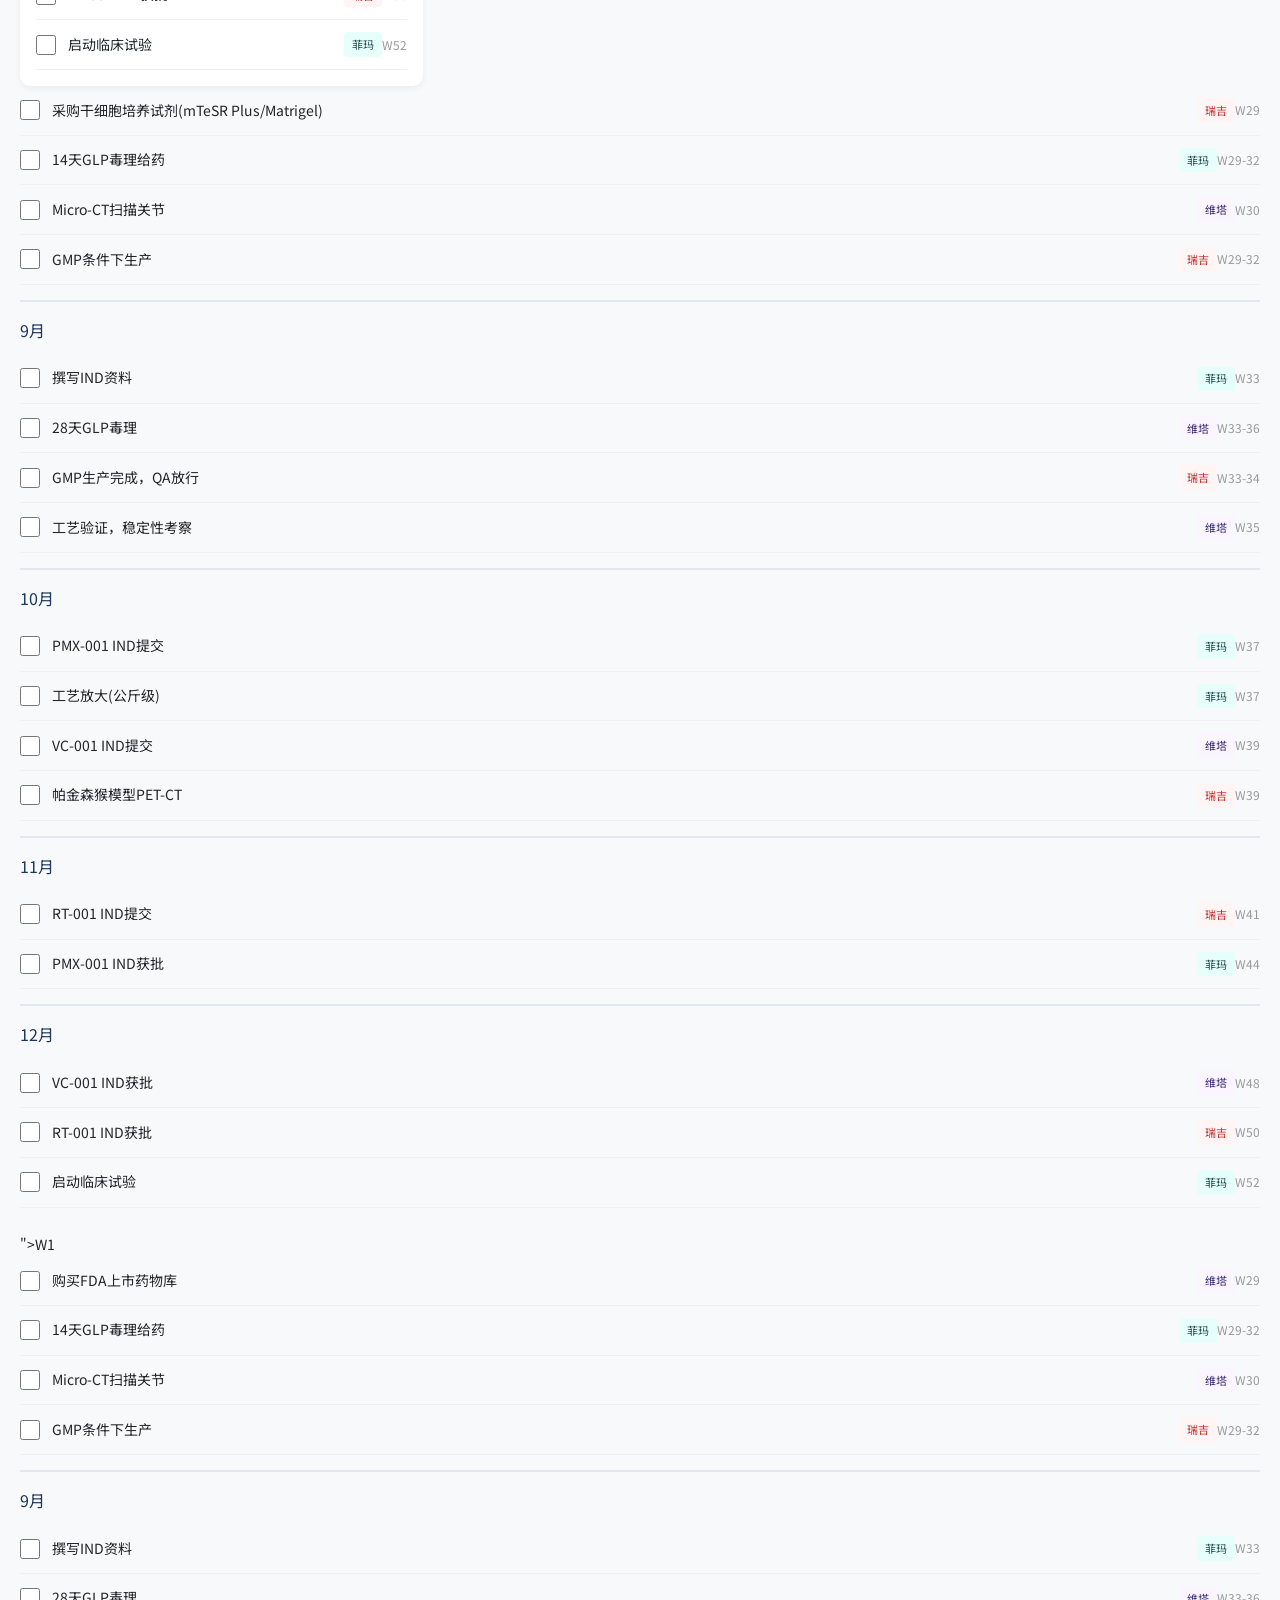
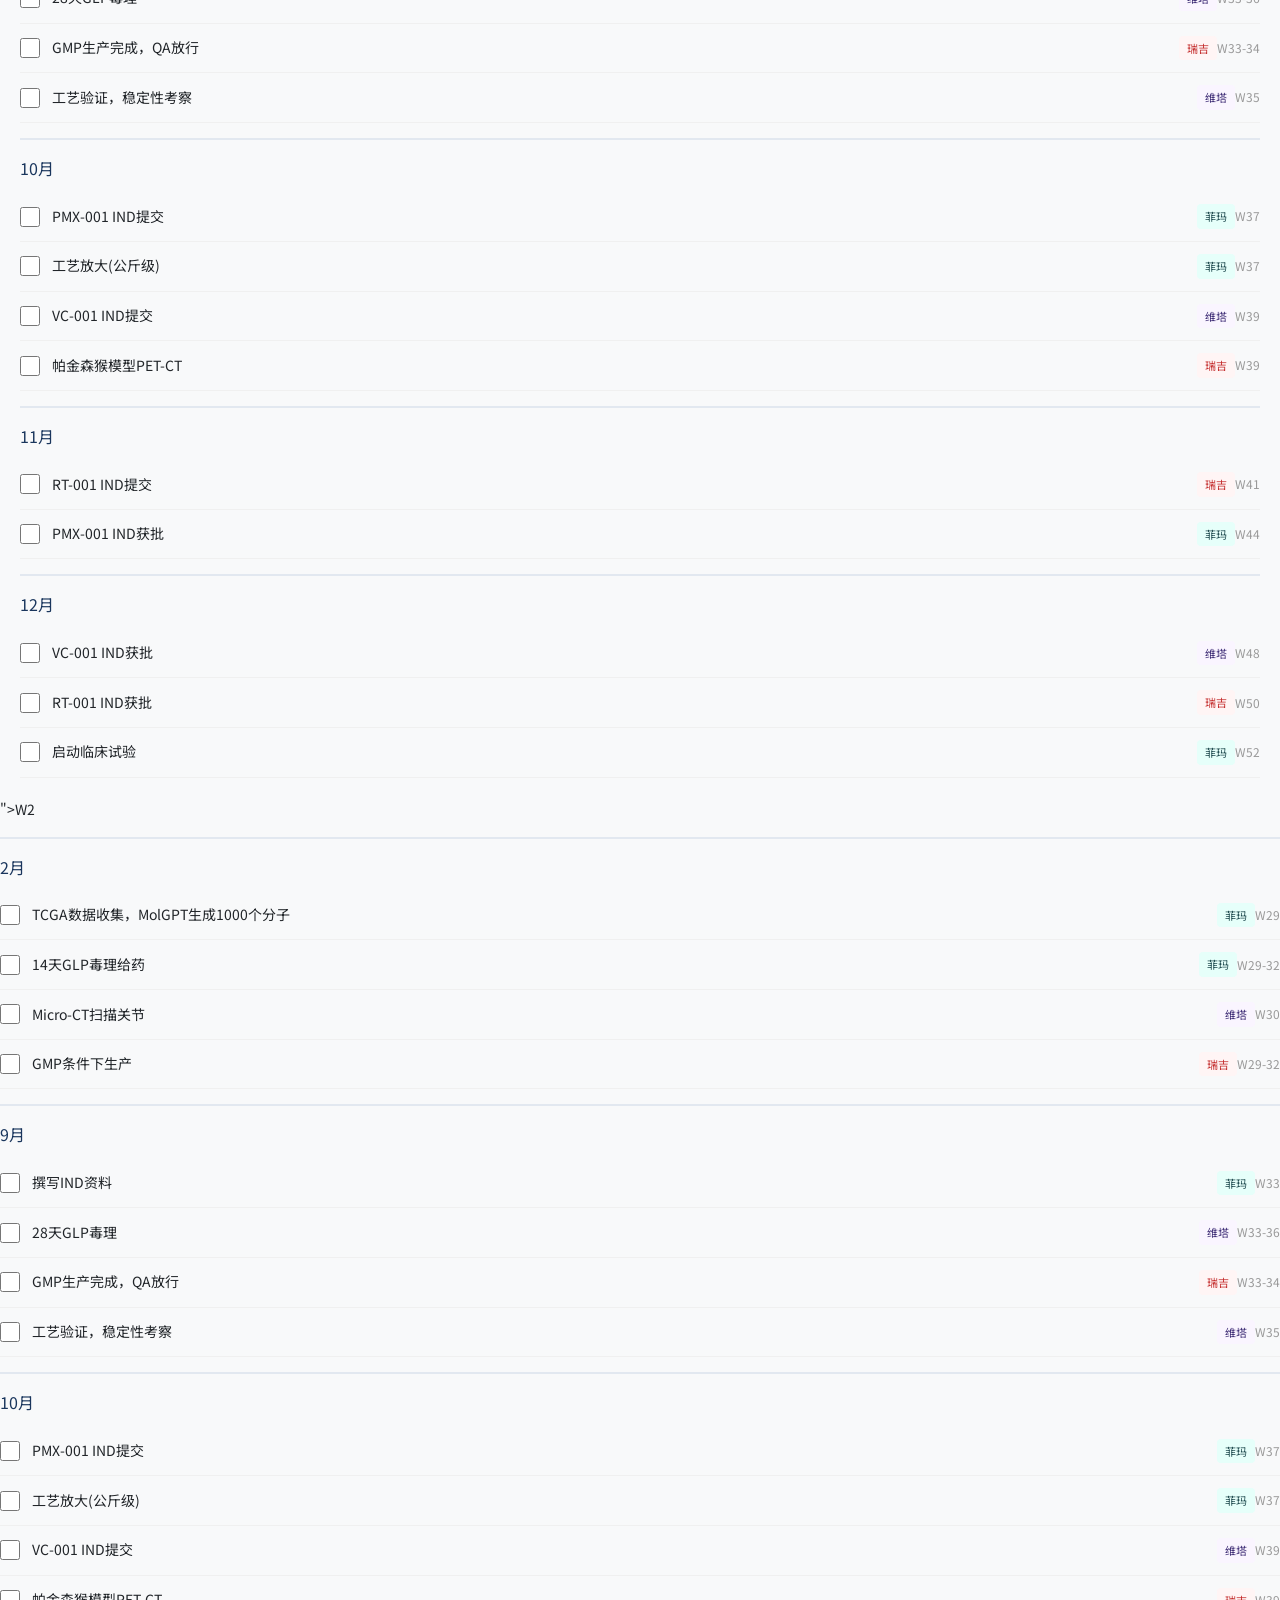
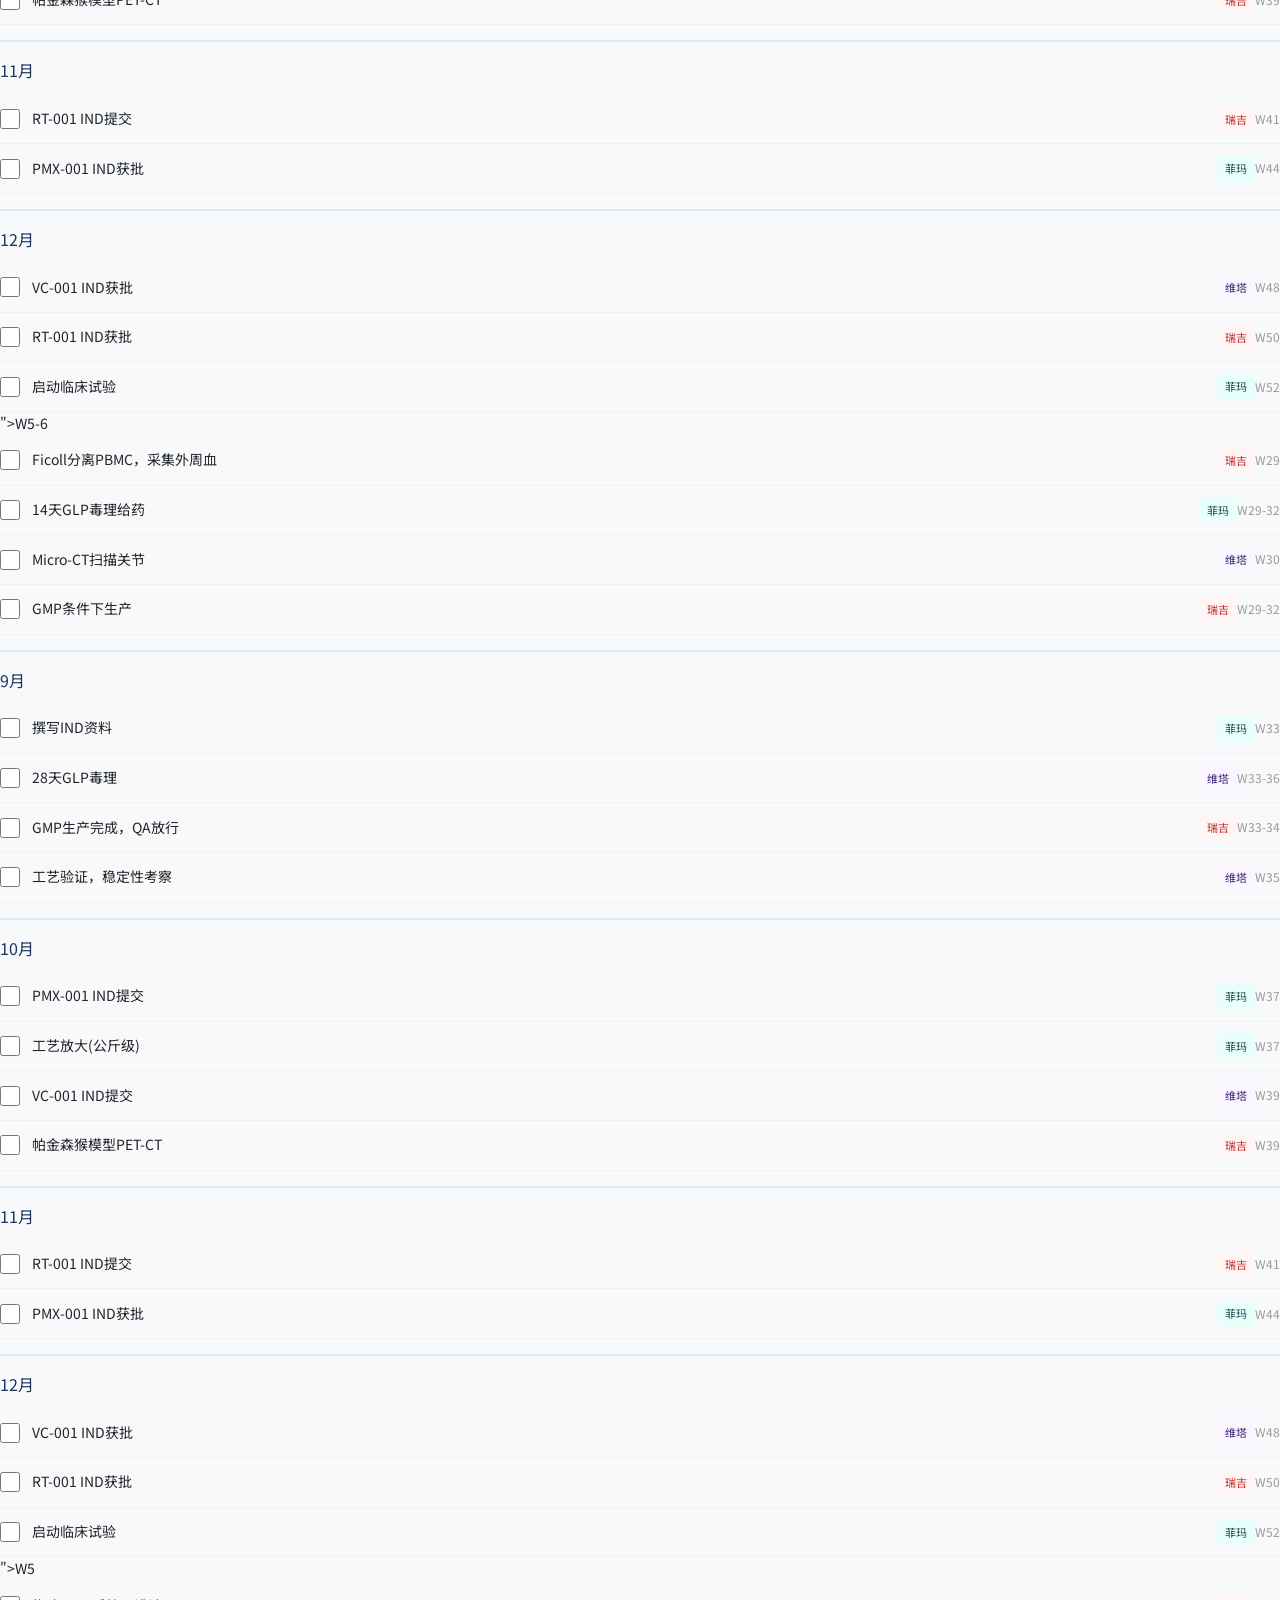
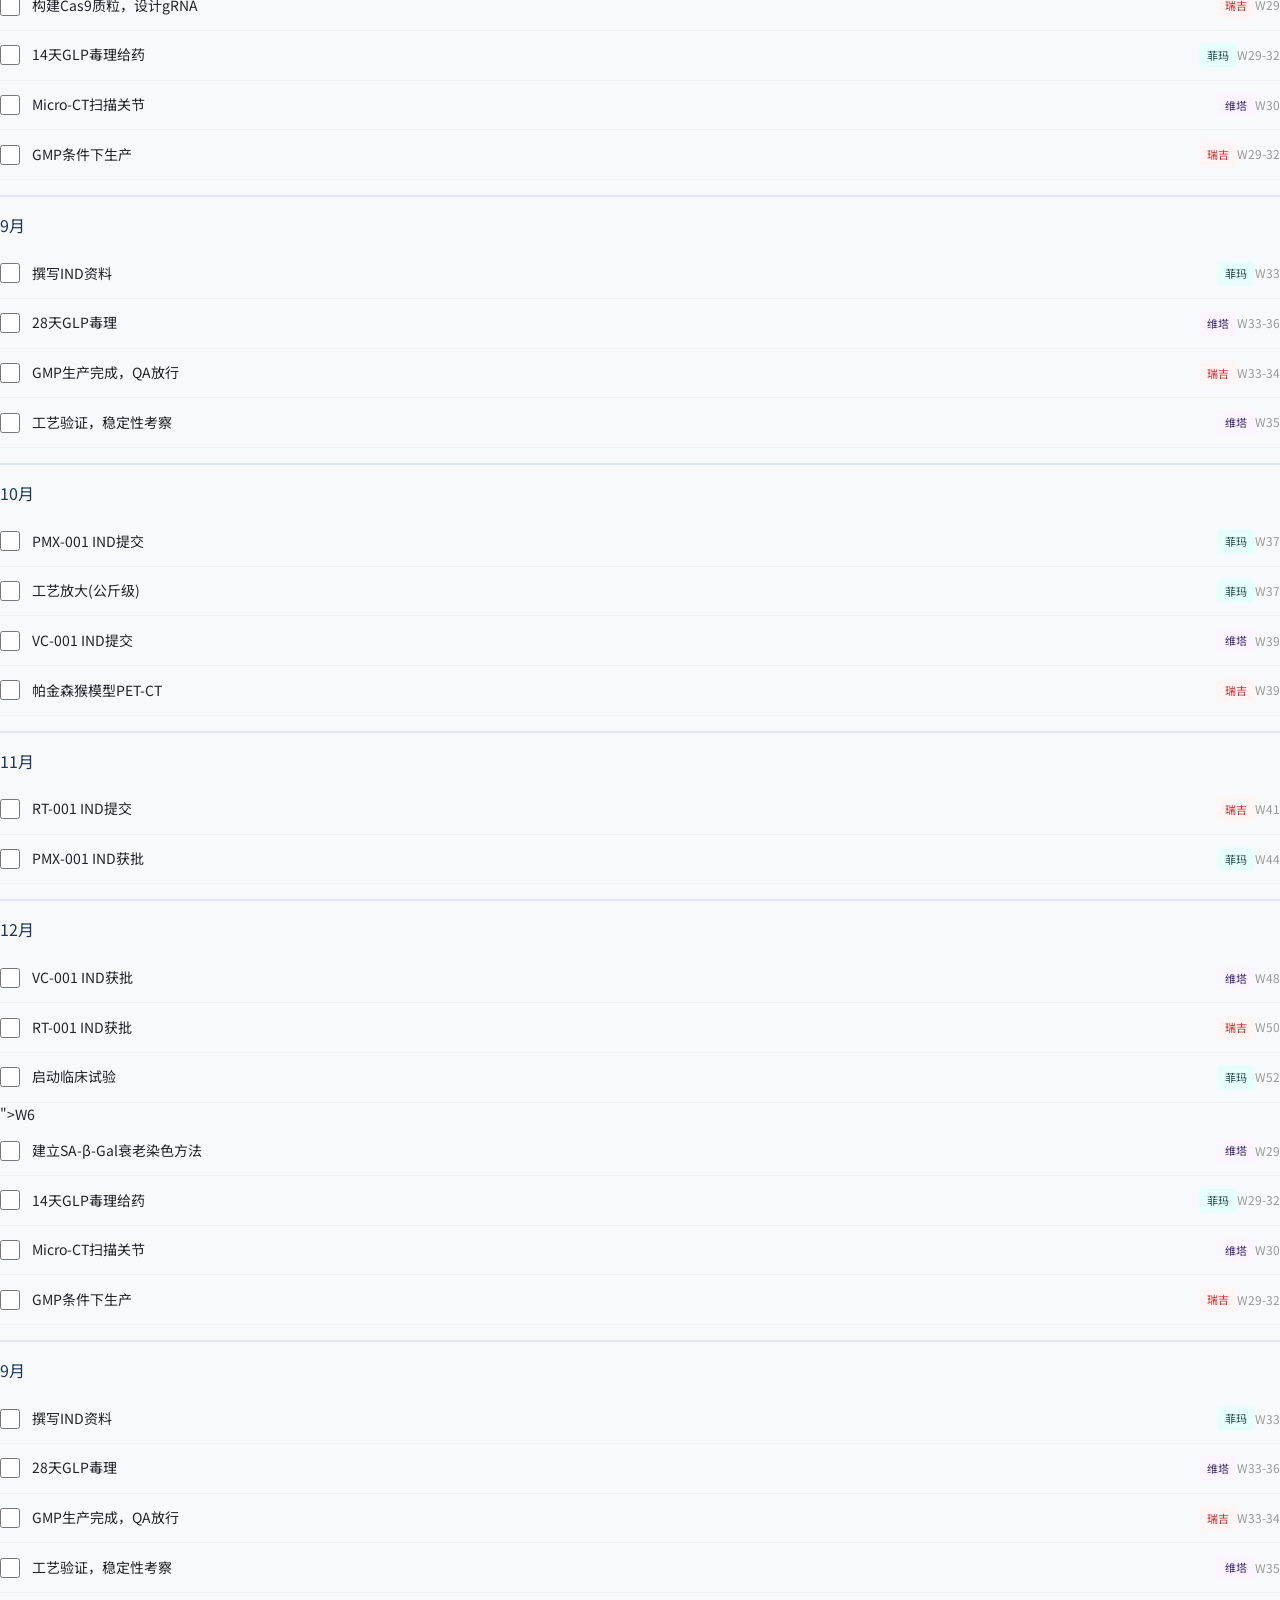
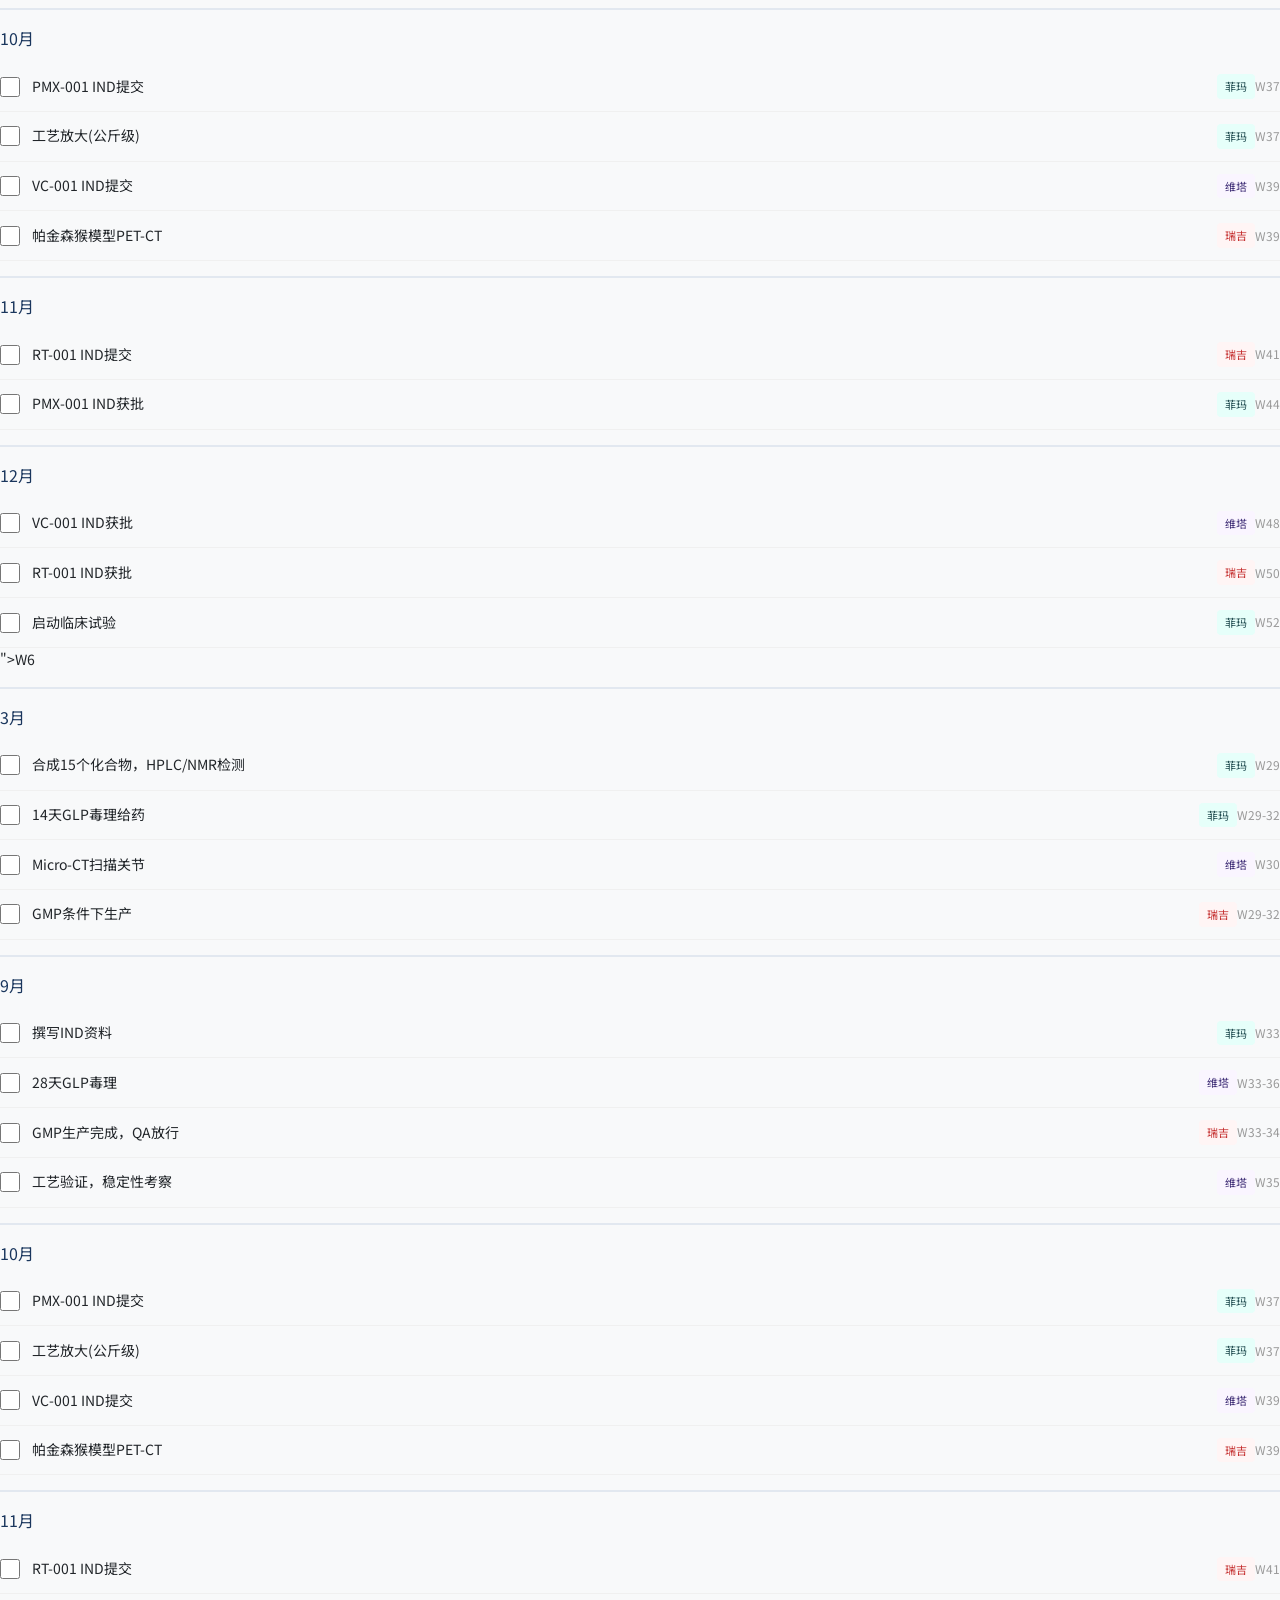
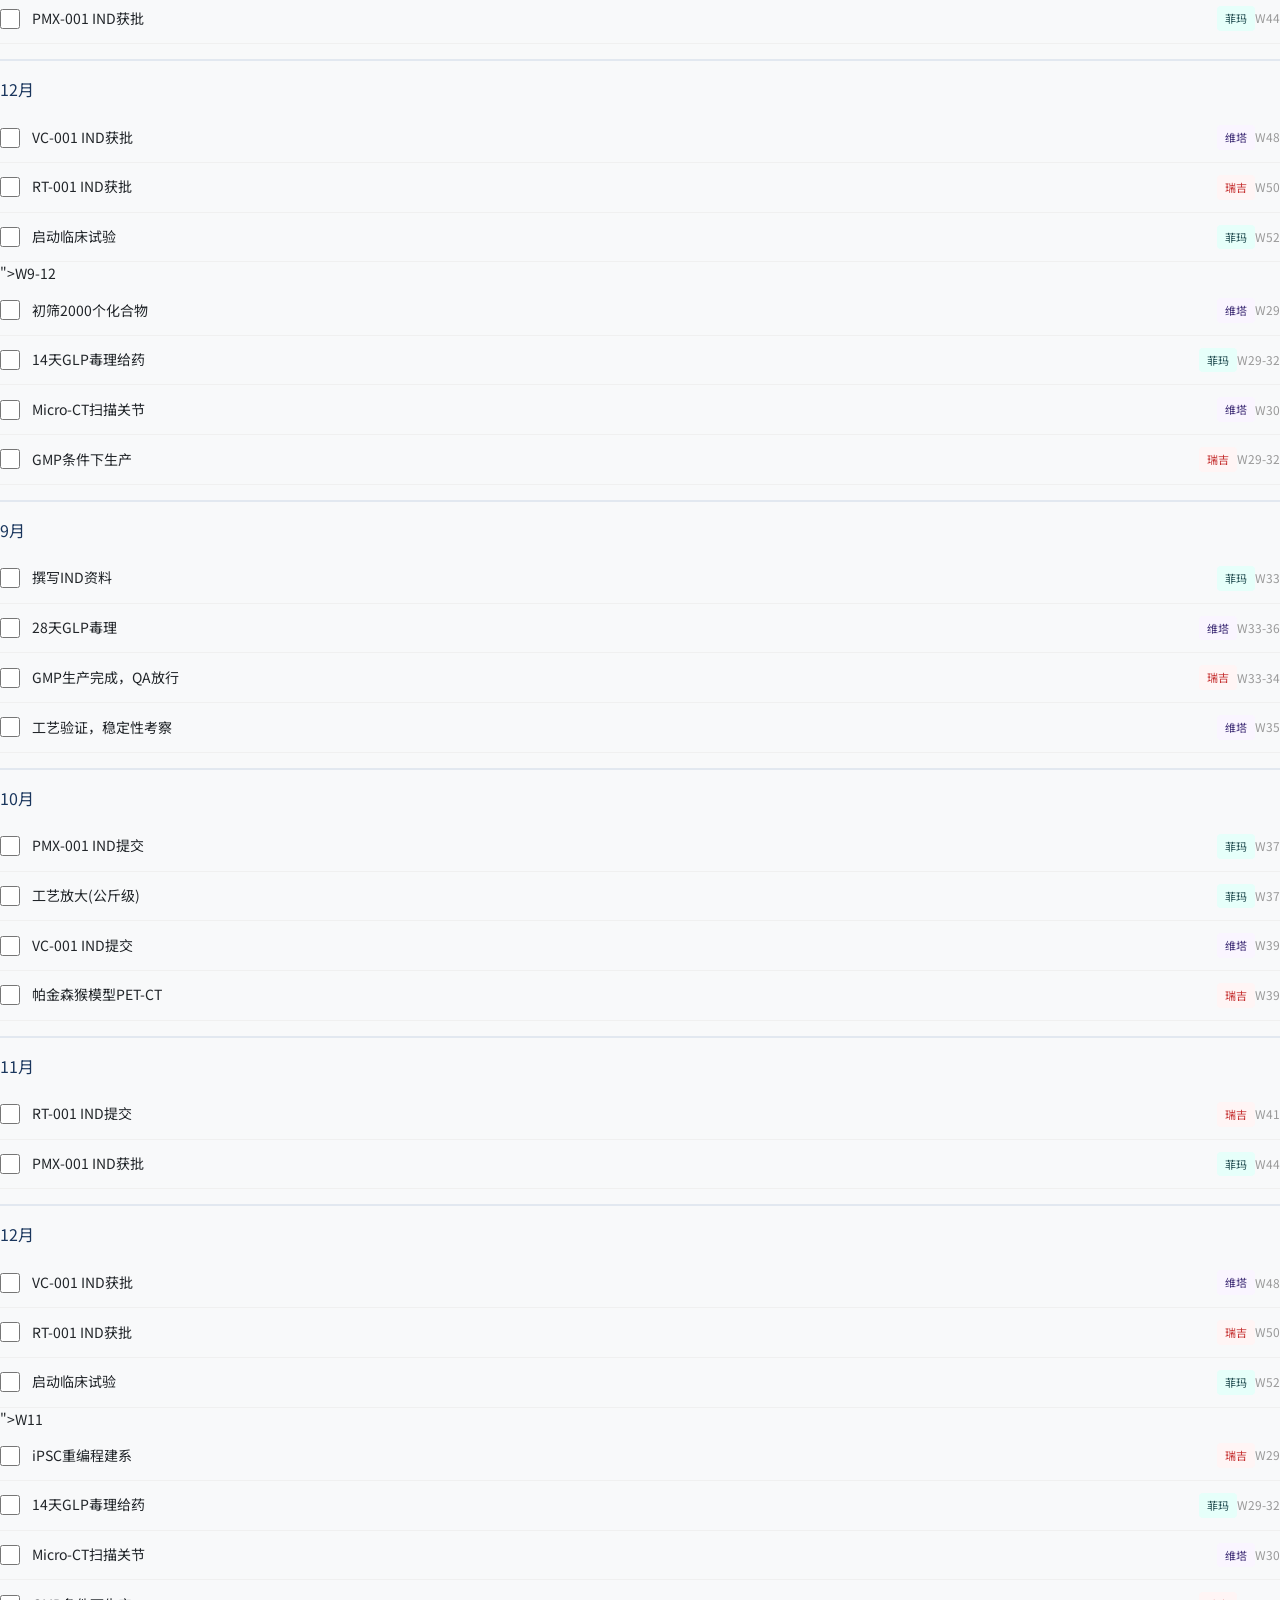
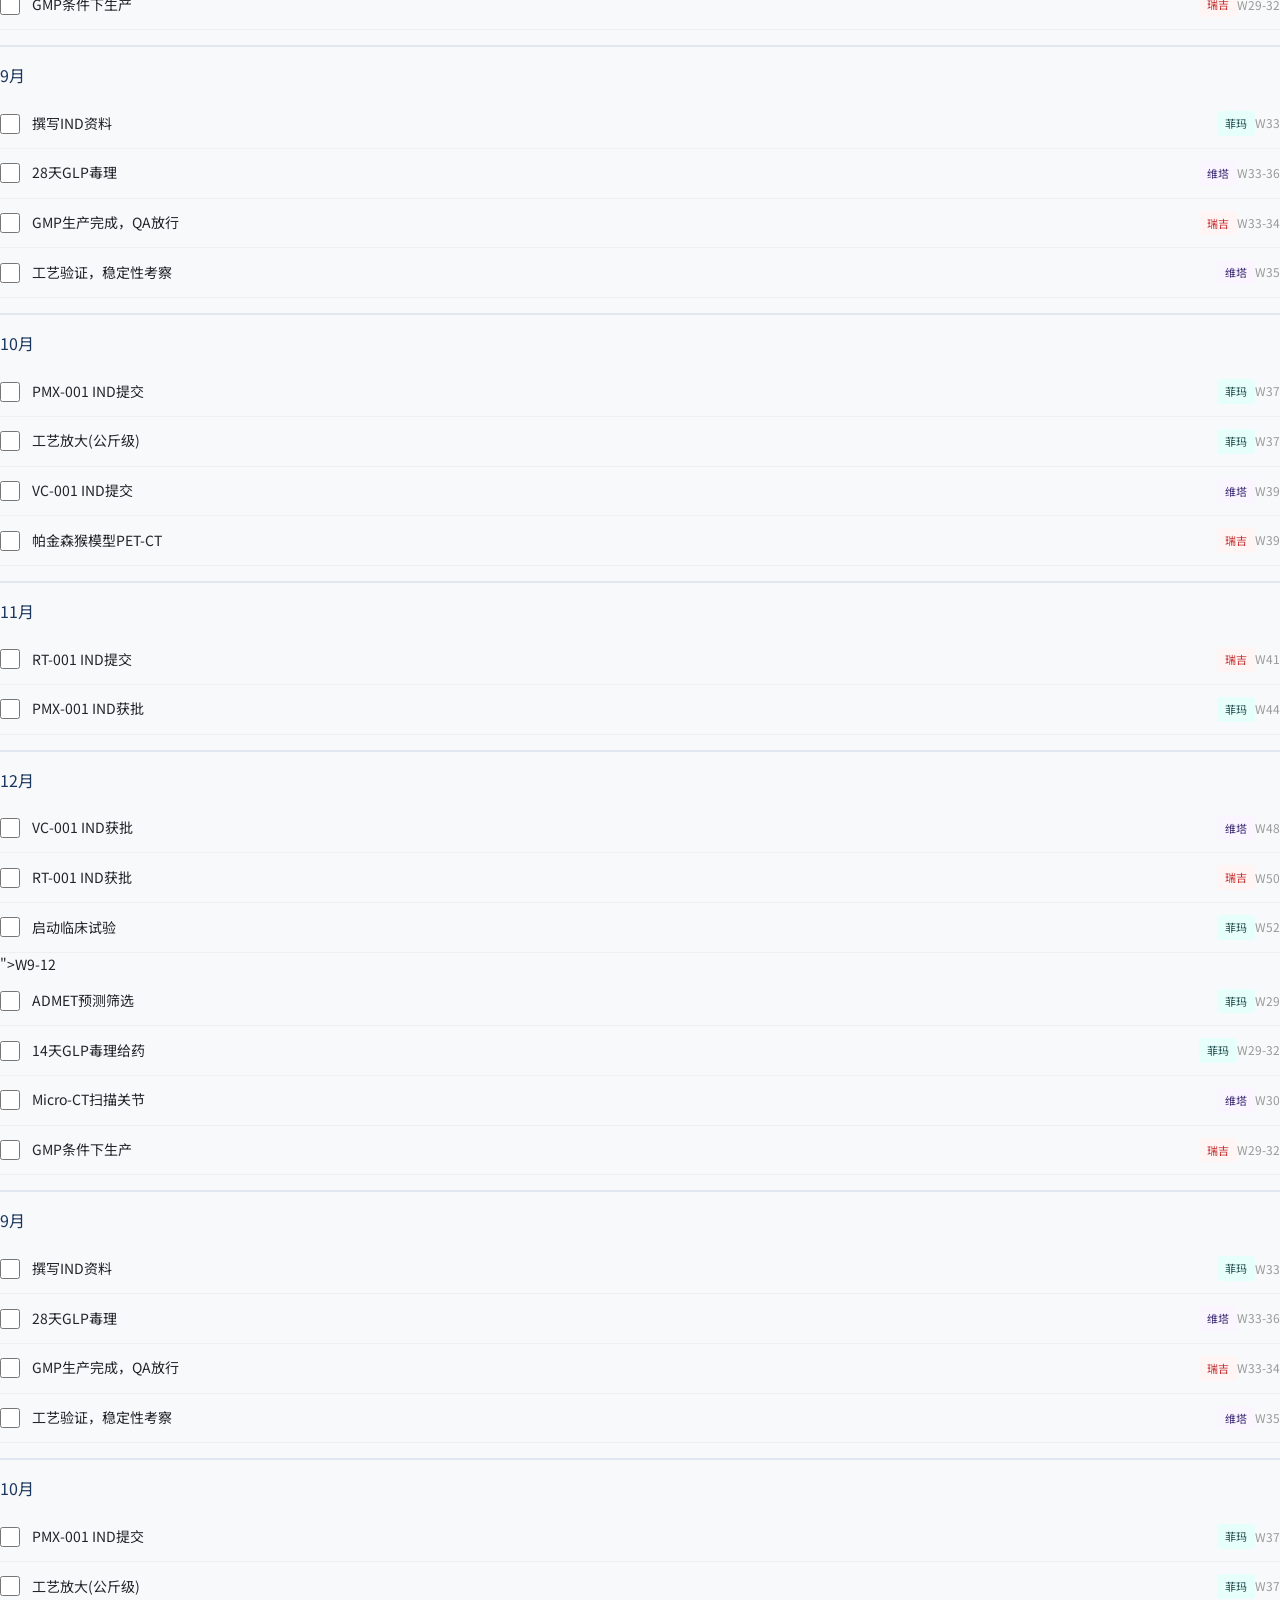
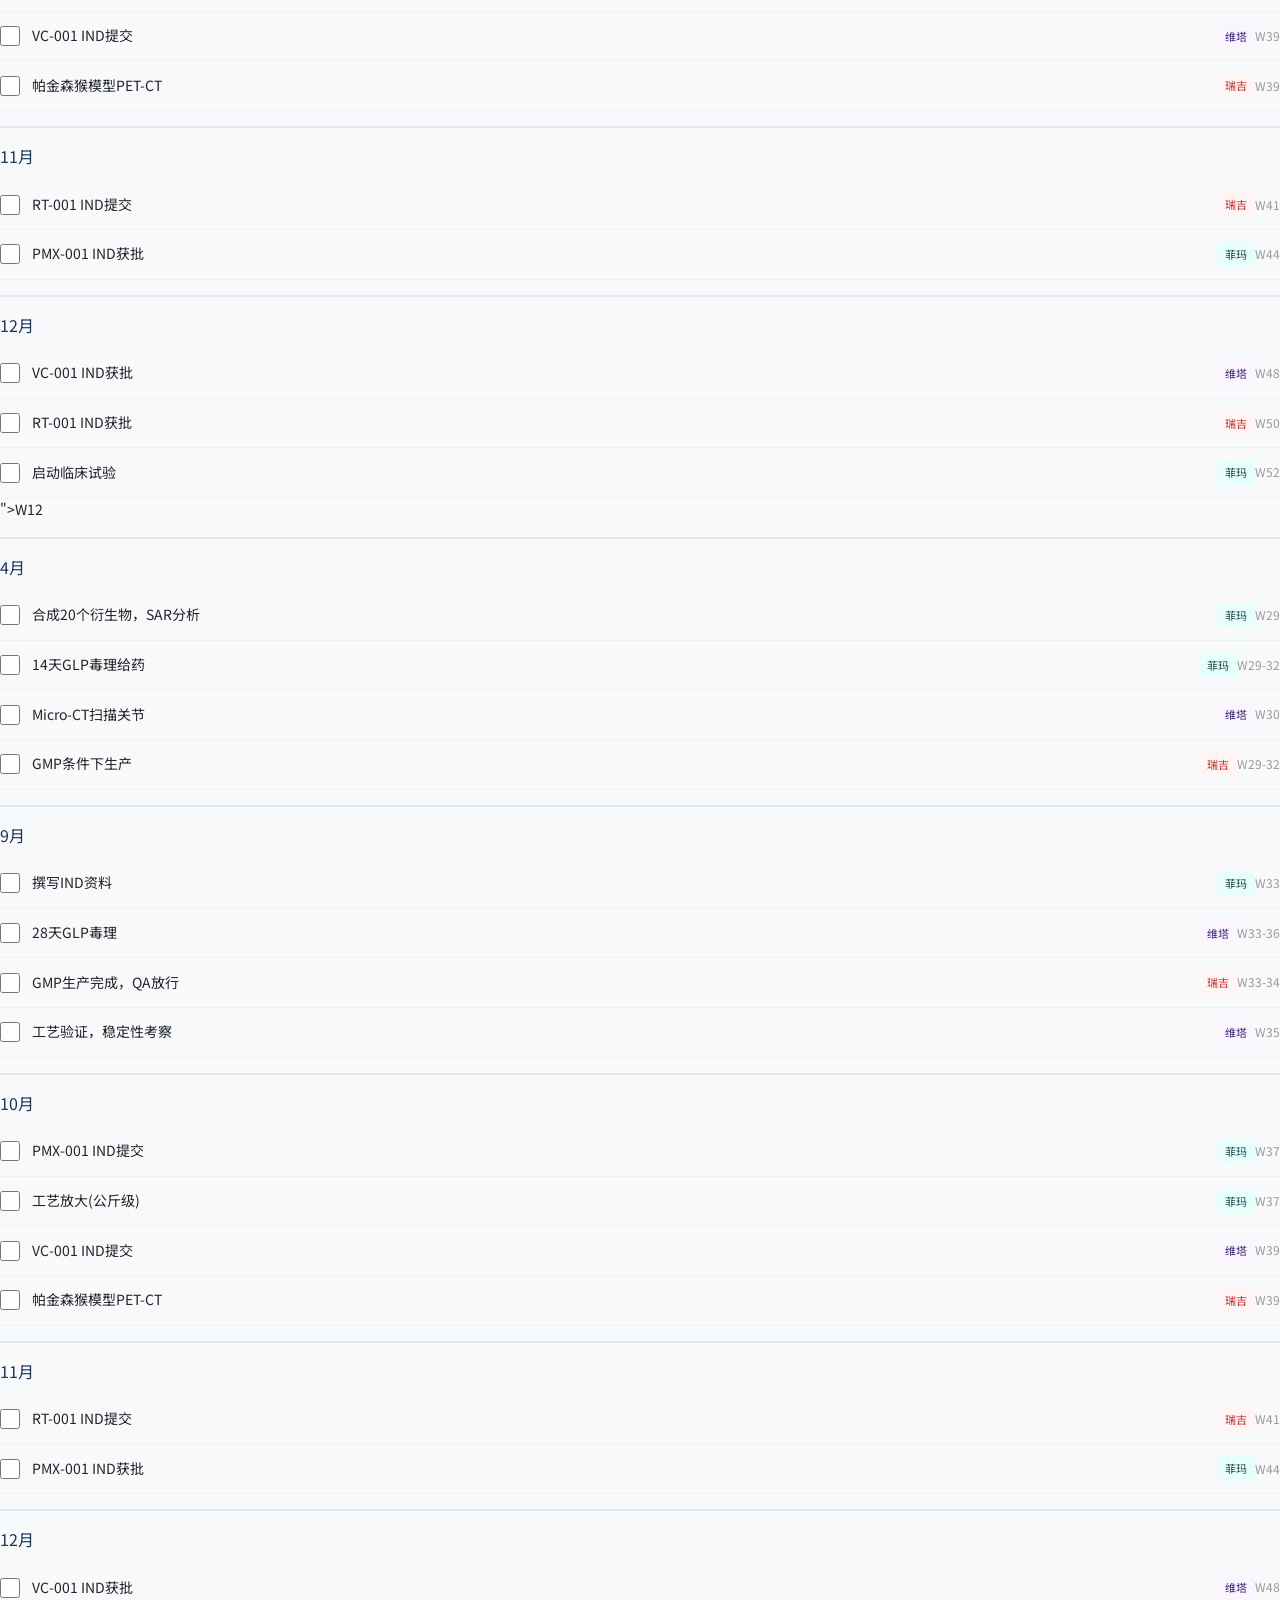
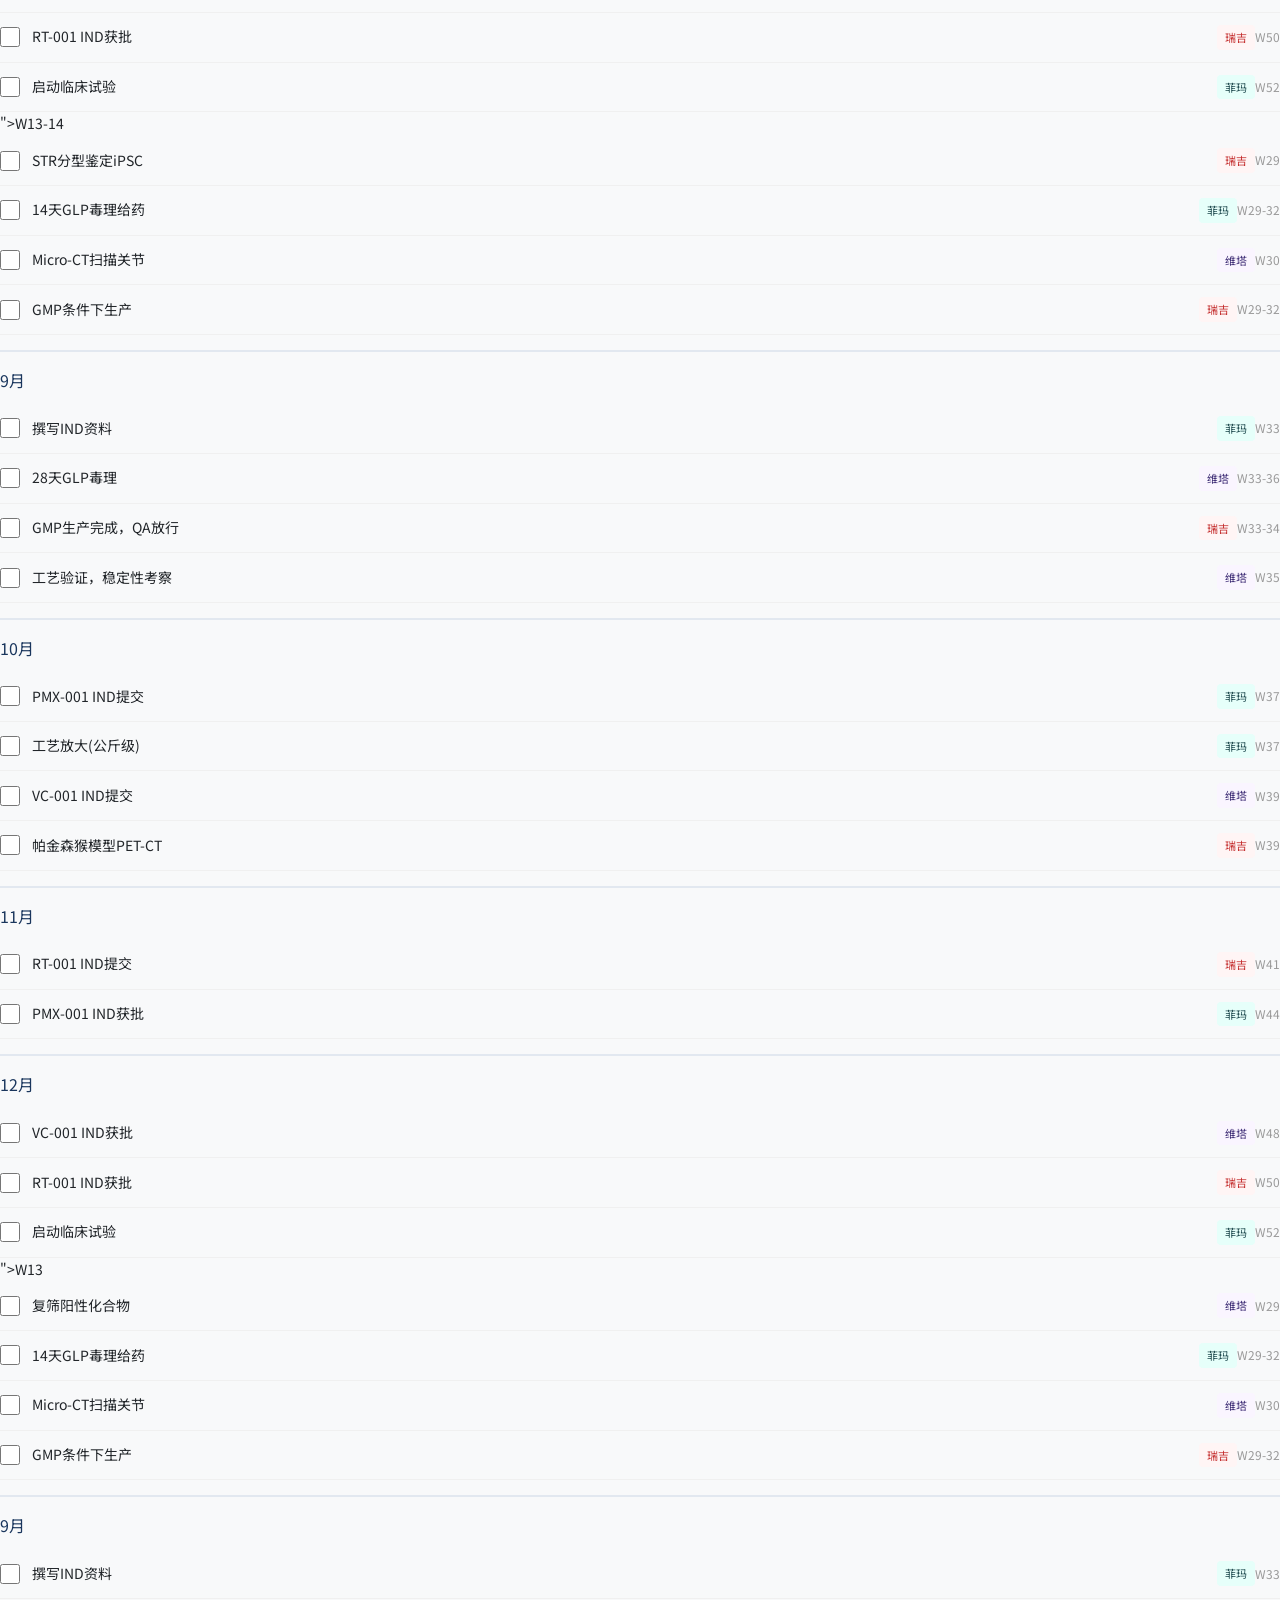
<file: 2026工作计划.html>
<!DOCTYPE html>
<html lang="zh-CN">
<head>
<meta charset="UTF-8">
<meta name="viewport" content="width=device-width, initial-scale=1.0">
<title>普罗米修斯集团 2026年工作计划</title>
<style>
@import url('https://fonts.googleapis.com/css2?family=Noto+Sans+SC:wght@400;500;700&display=swap');
*{margin:0;padding:0;box-sizing:border-box}
body{font-family:'Noto Sans SC','Microsoft YaHei',sans-serif;background:#f8f9fa;color:#212529;font-size:14px;line-height:1.7}
.header{background:#1a365d;color:#fff;padding:30px;text-align:center}
.header h1{font-size:28px;letter-spacing:2px;margin-bottom:6px}
.header h1 span{color:#4fd1c5}
.header p{color:#a0aec0;font-size:15px}
.nav{display:flex;justify-content:center;gap:6px;padding:15px;background:#fff;box-shadow:0 2px 8px rgba(0,0,0,0.08);flex-wrap:wrap}
.nav button{padding:10px 20px;border:2px solid #e2e8f0;border-radius:8px;background:#fff;color:#4a5568;cursor:pointer;font-size:14px;font-weight:500}
.nav button:hover{border-color:#4fd1c5}
.nav button.active{background:#1a365d;color:#fff;border-color:#1a365d}
.container{max-width:1500px;margin:20px auto;padding:0 20px}
.tab{display:none}
.tab.active{display:block}
.months{display:grid;grid-template-columns:repeat(3,1fr);gap:15px}
@media(max-width:1000px){.months{grid-template-columns:repeat(2,1fr)}}
@media(max-width:600px){.months{grid-template-columns:1fr}}
.month{background:#fff;border-radius:10px;padding:16px;box-shadow:0 2px 6px rgba(0,0,0,0.06);border-top:3px solid}
.month.jan{border-color:#38a169}
.month.feb{border-color:#2b6cb0}
.month.mar{border-color:#3182ce}
.month.apr{border-color:#805ad5}
.month.may{border-color:#d69e2e}
.month.jun{border-color:#e53e3e}
.month.jul{border-color:#38a169}
.month.aug{border-color:#2b6cb0}
.month.sep{border-color:#3182ce}
.month.oct{border-color:#805ad5}
.month.nov{border-color:#d69e2e}
.month.dec{border-color:#e53e3e}
.month h3{font-size:16px;color:#1a365d;padding-bottom:8px;border-bottom:1px solid #e2e8f0;margin-bottom:10px}
.month h3 span{font-size:12px;color:#718096;float:right;font-weight:normal}
.team{margin-bottom:12px}
.team h4{font-size:13px;color:#2d3748;margin-bottom:6px}
.team ul{list-style:none;font-size:12px;color:#4a5568}
.team li{padding:3px 0;padding-left:12px;position:relative}
.team li:before{content:"→";position:absolute;left:0;color:#4fd1c5;font-size:10px}
.step{margin-top:8px;padding:8px;background:#f7fafc;border-radius:6px;font-size:11px;color:#718096}
.step b{color:#2b6cb0}
</style>
</head>
<body>
<div class="header">
<h1><span>PROMETHEUS</span> 普罗米修斯集团</h1>
<p>2026年度工作计划 - 每月每周做什么、怎么做</p>
</div>
<div class="nav">
<button class="active" onclick="showTab('pharmax')">菲玛科技</button>
<button onclick="showTab('vitacore')">维塔生命</button>
<button onclick="showTab('regentech')">瑞吉再生</button>
<button onclick="showTab('check')">执行清单</button>
</div>
<div class="container">

<!-- 菲玛科技 -->
<div class="tab active" id="pharmax">
<div class="company" style="margin-bottom:25px">
<h2 style="font-size:22px;color:#1a365d;padding:15px 0;border-bottom:3px solid #4fd1c5;margin-bottom:20px">菲玛科技 PharmaX <small style="font-size:13px;color:#718096;font-weight:normal">| 非小细胞肺癌 | EGFR | PMX-001</small></h2>
<div class="months">

<div class="month jan">
<h3>1月 <span>第1-4周</span></h3>
<div class="team">
<h4>AI总监（1人）</h4>
<ul>
<li>安装NVIDIA A100 GPU服务器</li>
<li>部署AlphaFold2.3预测EGFR蛋白</li>
<li>设置Docker容器环境</li>
</ul>
<div class="step"><b>步骤：</b>1. 安装Ubuntu 22.04 2. 配置CUDA 12.0 3. 运行AlphaFold推理</div>
</div>

<!-- 执行清单 -->
<div class="tab" id="check">
<style>
.check-page{background:#fff;padding:25px;border-radius:12px;box-shadow:0 2px 8px rgba(0,0,0,0.08)}
.check-page h2{font-size:22px;color:#1a365d;padding-bottom:15px;border-bottom:3px solid #4fd1c5;margin-bottom:20px}
.check-item{display:flex;align-items:center;padding:12px 0;border-bottom:1px solid #f0f0f0;font-size:14px}
.check-item:hover{background:#f7fafc;margin:0 -10px;padding:12px 10px}
.check-item input{width:20px;height:20px;margin-right:12px;cursor:pointer}
.check-item .txt{flex:1}
.check-item .tag{display:inline-block;padding:3px 8px;border-radius:4px;font-size:11px;margin-left:8px}
.tag.pharmax{background:#e6fffa;color:#234e52}
.tag.vitacore{background:#faf5ff;color:#44337a}
.tag.regentech{background:#fff5f5;color:#c53030}
.check-item .date{color:#999;font-size:12px;margin-left:auto}
.q-title{font-size:16px;color:#1a365d;padding:15px 0 10px 0;margin-top:15px;border-top:2px solid #e2e8f0}
</style>
<div class="check-page">
<h2>2026年度执行清单 <span style="font-size:14px;color:#999;font-weight:normal">- 点击勾选完成</span></h2>

<div class="q-title">1月</div>
<div class="check-item"><input type="checkbox"><span class="txt">安装GPU服务器，部署AlphaFold2</span><span class="tag pharmax">菲玛</span><span class="date">W29</span></div>
<div class="check-item"><input type="checkbox"><span class="txt">14天GLP毒理给药</span><span class="tag pharmax">菲玛</span><span class="date">W29-32</span></div>
<div class="check-item"><input type="checkbox"><span class="txt">Micro-CT扫描关节</span><span class="tag vitacore">维塔</span><span class="date">W30</span></div>
<div class="check-item"><input type="checkbox"><span class="txt">GMP条件下生产</span><span class="tag regentech">瑞吉</span><span class="date">W29-32</span></div>

<div class="q-title">9月</div>
<div class="check-item"><input type="checkbox"><span class="txt">撰写IND资料</span><span class="tag pharmax">菲玛</span><span class="date">W33</span></div>
<div class="check-item"><input type="checkbox"><span class="txt">28天GLP毒理</span><span class="tag vitacore">维塔</span><span class="date">W33-36</span></div>
<div class="check-item"><input type="checkbox"><span class="txt">GMP生产完成，QA放行</span><span class="tag regentech">瑞吉</span><span class="date">W33-34</span></div>
<div class="check-item"><input type="checkbox"><span class="txt">工艺验证，稳定性考察</span><span class="tag vitacore">维塔</span><span class="date">W35</span></div>

<div class="q-title">10月</div>
<div class="check-item"><input type="checkbox"><span class="txt">PMX-001 IND提交</span><span class="tag pharmax">菲玛</span><span class="date">W37</span></div>
<div class="check-item"><input type="checkbox"><span class="txt">工艺放大(公斤级)</span><span class="tag pharmax">菲玛</span><span class="date">W37</span></div>
<div class="check-item"><input type="checkbox"><span class="txt">VC-001 IND提交</span><span class="tag vitacore">维塔</span><span class="date">W39</span></div>
<div class="check-item"><input type="checkbox"><span class="txt">帕金森猴模型PET-CT</span><span class="tag regentech">瑞吉</span><span class="date">W39</span></div>

<div class="q-title">11月</div>
<div class="check-item"><input type="checkbox"><span class="txt">RT-001 IND提交</span><span class="tag regentech">瑞吉</span><span class="date">W41</span></div>
<div class="check-item"><input type="checkbox"><span class="txt">PMX-001 IND获批</span><span class="tag pharmax">菲玛</span><span class="date">W44</span></div>

<div class="q-title">12月</div>
<div class="check-item"><input type="checkbox"><span class="txt">VC-001 IND获批</span><span class="tag vitacore">维塔</span><span class="date">W48</span></div>
<div class="check-item"><input type="checkbox"><span class="txt">RT-001 IND获批</span><span class="tag regentech">瑞吉</span><span class="date">W50</span></div>
<div class="check-item"><input type="checkbox"><span class="txt">启动临床试验</span><span class="tag pharmax">菲玛</span><span class="date">W52</span></div>

</div>




">W1</span></div>
<div class="check-item"><input type="checkbox"><span class="txt">采购化学试剂和原料</span><span class="tag pharmax">菲玛</span><span class="date">W29</span></div>
<div class="check-item"><input type="checkbox"><span class="txt">14天GLP毒理给药</span><span class="tag pharmax">菲玛</span><span class="date">W29-32</span></div>
<div class="check-item"><input type="checkbox"><span class="txt">Micro-CT扫描关节</span><span class="tag vitacore">维塔</span><span class="date">W30</span></div>
<div class="check-item"><input type="checkbox"><span class="txt">GMP条件下生产</span><span class="tag regentech">瑞吉</span><span class="date">W29-32</span></div>

<div class="q-title">9月</div>
<div class="check-item"><input type="checkbox"><span class="txt">撰写IND资料</span><span class="tag pharmax">菲玛</span><span class="date">W33</span></div>
<div class="check-item"><input type="checkbox"><span class="txt">28天GLP毒理</span><span class="tag vitacore">维塔</span><span class="date">W33-36</span></div>
<div class="check-item"><input type="checkbox"><span class="txt">GMP生产完成，QA放行</span><span class="tag regentech">瑞吉</span><span class="date">W33-34</span></div>
<div class="check-item"><input type="checkbox"><span class="txt">工艺验证，稳定性考察</span><span class="tag vitacore">维塔</span><span class="date">W35</span></div>

<div class="q-title">10月</div>
<div class="check-item"><input type="checkbox"><span class="txt">PMX-001 IND提交</span><span class="tag pharmax">菲玛</span><span class="date">W37</span></div>
<div class="check-item"><input type="checkbox"><span class="txt">工艺放大(公斤级)</span><span class="tag pharmax">菲玛</span><span class="date">W37</span></div>
<div class="check-item"><input type="checkbox"><span class="txt">VC-001 IND提交</span><span class="tag vitacore">维塔</span><span class="date">W39</span></div>
<div class="check-item"><input type="checkbox"><span class="txt">帕金森猴模型PET-CT</span><span class="tag regentech">瑞吉</span><span class="date">W39</span></div>

<div class="q-title">11月</div>
<div class="check-item"><input type="checkbox"><span class="txt">RT-001 IND提交</span><span class="tag regentech">瑞吉</span><span class="date">W41</span></div>
<div class="check-item"><input type="checkbox"><span class="txt">PMX-001 IND获批</span><span class="tag pharmax">菲玛</span><span class="date">W44</span></div>

<div class="q-title">12月</div>
<div class="check-item"><input type="checkbox"><span class="txt">VC-001 IND获批</span><span class="tag vitacore">维塔</span><span class="date">W48</span></div>
<div class="check-item"><input type="checkbox"><span class="txt">RT-001 IND获批</span><span class="tag regentech">瑞吉</span><span class="date">W50</span></div>
<div class="check-item"><input type="checkbox"><span class="txt">启动临床试验</span><span class="tag pharmax">菲玛</span><span class="date">W52</span></div>

</div>




">W1-2</span></div>
<div class="check-item"><input type="checkbox"><span class="txt">采购干细胞培养试剂(mTeSR Plus/Matrigel)</span><span class="tag regentech">瑞吉</span><span class="date">W29</span></div>
<div class="check-item"><input type="checkbox"><span class="txt">14天GLP毒理给药</span><span class="tag pharmax">菲玛</span><span class="date">W29-32</span></div>
<div class="check-item"><input type="checkbox"><span class="txt">Micro-CT扫描关节</span><span class="tag vitacore">维塔</span><span class="date">W30</span></div>
<div class="check-item"><input type="checkbox"><span class="txt">GMP条件下生产</span><span class="tag regentech">瑞吉</span><span class="date">W29-32</span></div>

<div class="q-title">9月</div>
<div class="check-item"><input type="checkbox"><span class="txt">撰写IND资料</span><span class="tag pharmax">菲玛</span><span class="date">W33</span></div>
<div class="check-item"><input type="checkbox"><span class="txt">28天GLP毒理</span><span class="tag vitacore">维塔</span><span class="date">W33-36</span></div>
<div class="check-item"><input type="checkbox"><span class="txt">GMP生产完成，QA放行</span><span class="tag regentech">瑞吉</span><span class="date">W33-34</span></div>
<div class="check-item"><input type="checkbox"><span class="txt">工艺验证，稳定性考察</span><span class="tag vitacore">维塔</span><span class="date">W35</span></div>

<div class="q-title">10月</div>
<div class="check-item"><input type="checkbox"><span class="txt">PMX-001 IND提交</span><span class="tag pharmax">菲玛</span><span class="date">W37</span></div>
<div class="check-item"><input type="checkbox"><span class="txt">工艺放大(公斤级)</span><span class="tag pharmax">菲玛</span><span class="date">W37</span></div>
<div class="check-item"><input type="checkbox"><span class="txt">VC-001 IND提交</span><span class="tag vitacore">维塔</span><span class="date">W39</span></div>
<div class="check-item"><input type="checkbox"><span class="txt">帕金森猴模型PET-CT</span><span class="tag regentech">瑞吉</span><span class="date">W39</span></div>

<div class="q-title">11月</div>
<div class="check-item"><input type="checkbox"><span class="txt">RT-001 IND提交</span><span class="tag regentech">瑞吉</span><span class="date">W41</span></div>
<div class="check-item"><input type="checkbox"><span class="txt">PMX-001 IND获批</span><span class="tag pharmax">菲玛</span><span class="date">W44</span></div>

<div class="q-title">12月</div>
<div class="check-item"><input type="checkbox"><span class="txt">VC-001 IND获批</span><span class="tag vitacore">维塔</span><span class="date">W48</span></div>
<div class="check-item"><input type="checkbox"><span class="txt">RT-001 IND获批</span><span class="tag regentech">瑞吉</span><span class="date">W50</span></div>
<div class="check-item"><input type="checkbox"><span class="txt">启动临床试验</span><span class="tag pharmax">菲玛</span><span class="date">W52</span></div>

</div>




">W1</span></div>
<div class="check-item"><input type="checkbox"><span class="txt">购买FDA上市药物库</span><span class="tag vitacore">维塔</span><span class="date">W29</span></div>
<div class="check-item"><input type="checkbox"><span class="txt">14天GLP毒理给药</span><span class="tag pharmax">菲玛</span><span class="date">W29-32</span></div>
<div class="check-item"><input type="checkbox"><span class="txt">Micro-CT扫描关节</span><span class="tag vitacore">维塔</span><span class="date">W30</span></div>
<div class="check-item"><input type="checkbox"><span class="txt">GMP条件下生产</span><span class="tag regentech">瑞吉</span><span class="date">W29-32</span></div>

<div class="q-title">9月</div>
<div class="check-item"><input type="checkbox"><span class="txt">撰写IND资料</span><span class="tag pharmax">菲玛</span><span class="date">W33</span></div>
<div class="check-item"><input type="checkbox"><span class="txt">28天GLP毒理</span><span class="tag vitacore">维塔</span><span class="date">W33-36</span></div>
<div class="check-item"><input type="checkbox"><span class="txt">GMP生产完成，QA放行</span><span class="tag regentech">瑞吉</span><span class="date">W33-34</span></div>
<div class="check-item"><input type="checkbox"><span class="txt">工艺验证，稳定性考察</span><span class="tag vitacore">维塔</span><span class="date">W35</span></div>

<div class="q-title">10月</div>
<div class="check-item"><input type="checkbox"><span class="txt">PMX-001 IND提交</span><span class="tag pharmax">菲玛</span><span class="date">W37</span></div>
<div class="check-item"><input type="checkbox"><span class="txt">工艺放大(公斤级)</span><span class="tag pharmax">菲玛</span><span class="date">W37</span></div>
<div class="check-item"><input type="checkbox"><span class="txt">VC-001 IND提交</span><span class="tag vitacore">维塔</span><span class="date">W39</span></div>
<div class="check-item"><input type="checkbox"><span class="txt">帕金森猴模型PET-CT</span><span class="tag regentech">瑞吉</span><span class="date">W39</span></div>

<div class="q-title">11月</div>
<div class="check-item"><input type="checkbox"><span class="txt">RT-001 IND提交</span><span class="tag regentech">瑞吉</span><span class="date">W41</span></div>
<div class="check-item"><input type="checkbox"><span class="txt">PMX-001 IND获批</span><span class="tag pharmax">菲玛</span><span class="date">W44</span></div>

<div class="q-title">12月</div>
<div class="check-item"><input type="checkbox"><span class="txt">VC-001 IND获批</span><span class="tag vitacore">维塔</span><span class="date">W48</span></div>
<div class="check-item"><input type="checkbox"><span class="txt">RT-001 IND获批</span><span class="tag regentech">瑞吉</span><span class="date">W50</span></div>
<div class="check-item"><input type="checkbox"><span class="txt">启动临床试验</span><span class="tag pharmax">菲玛</span><span class="date">W52</span></div>

</div>




">W2</span></div>

<div class="q-title">2月</div>
<div class="check-item"><input type="checkbox"><span class="txt">TCGA数据收集，MolGPT生成1000个分子</span><span class="tag pharmax">菲玛</span><span class="date">W29</span></div>
<div class="check-item"><input type="checkbox"><span class="txt">14天GLP毒理给药</span><span class="tag pharmax">菲玛</span><span class="date">W29-32</span></div>
<div class="check-item"><input type="checkbox"><span class="txt">Micro-CT扫描关节</span><span class="tag vitacore">维塔</span><span class="date">W30</span></div>
<div class="check-item"><input type="checkbox"><span class="txt">GMP条件下生产</span><span class="tag regentech">瑞吉</span><span class="date">W29-32</span></div>

<div class="q-title">9月</div>
<div class="check-item"><input type="checkbox"><span class="txt">撰写IND资料</span><span class="tag pharmax">菲玛</span><span class="date">W33</span></div>
<div class="check-item"><input type="checkbox"><span class="txt">28天GLP毒理</span><span class="tag vitacore">维塔</span><span class="date">W33-36</span></div>
<div class="check-item"><input type="checkbox"><span class="txt">GMP生产完成，QA放行</span><span class="tag regentech">瑞吉</span><span class="date">W33-34</span></div>
<div class="check-item"><input type="checkbox"><span class="txt">工艺验证，稳定性考察</span><span class="tag vitacore">维塔</span><span class="date">W35</span></div>

<div class="q-title">10月</div>
<div class="check-item"><input type="checkbox"><span class="txt">PMX-001 IND提交</span><span class="tag pharmax">菲玛</span><span class="date">W37</span></div>
<div class="check-item"><input type="checkbox"><span class="txt">工艺放大(公斤级)</span><span class="tag pharmax">菲玛</span><span class="date">W37</span></div>
<div class="check-item"><input type="checkbox"><span class="txt">VC-001 IND提交</span><span class="tag vitacore">维塔</span><span class="date">W39</span></div>
<div class="check-item"><input type="checkbox"><span class="txt">帕金森猴模型PET-CT</span><span class="tag regentech">瑞吉</span><span class="date">W39</span></div>

<div class="q-title">11月</div>
<div class="check-item"><input type="checkbox"><span class="txt">RT-001 IND提交</span><span class="tag regentech">瑞吉</span><span class="date">W41</span></div>
<div class="check-item"><input type="checkbox"><span class="txt">PMX-001 IND获批</span><span class="tag pharmax">菲玛</span><span class="date">W44</span></div>

<div class="q-title">12月</div>
<div class="check-item"><input type="checkbox"><span class="txt">VC-001 IND获批</span><span class="tag vitacore">维塔</span><span class="date">W48</span></div>
<div class="check-item"><input type="checkbox"><span class="txt">RT-001 IND获批</span><span class="tag regentech">瑞吉</span><span class="date">W50</span></div>
<div class="check-item"><input type="checkbox"><span class="txt">启动临床试验</span><span class="tag pharmax">菲玛</span><span class="date">W52</span></div>

</div>




">W5-6</span></div>
<div class="check-item"><input type="checkbox"><span class="txt">Ficoll分离PBMC，采集外周血</span><span class="tag regentech">瑞吉</span><span class="date">W29</span></div>
<div class="check-item"><input type="checkbox"><span class="txt">14天GLP毒理给药</span><span class="tag pharmax">菲玛</span><span class="date">W29-32</span></div>
<div class="check-item"><input type="checkbox"><span class="txt">Micro-CT扫描关节</span><span class="tag vitacore">维塔</span><span class="date">W30</span></div>
<div class="check-item"><input type="checkbox"><span class="txt">GMP条件下生产</span><span class="tag regentech">瑞吉</span><span class="date">W29-32</span></div>

<div class="q-title">9月</div>
<div class="check-item"><input type="checkbox"><span class="txt">撰写IND资料</span><span class="tag pharmax">菲玛</span><span class="date">W33</span></div>
<div class="check-item"><input type="checkbox"><span class="txt">28天GLP毒理</span><span class="tag vitacore">维塔</span><span class="date">W33-36</span></div>
<div class="check-item"><input type="checkbox"><span class="txt">GMP生产完成，QA放行</span><span class="tag regentech">瑞吉</span><span class="date">W33-34</span></div>
<div class="check-item"><input type="checkbox"><span class="txt">工艺验证，稳定性考察</span><span class="tag vitacore">维塔</span><span class="date">W35</span></div>

<div class="q-title">10月</div>
<div class="check-item"><input type="checkbox"><span class="txt">PMX-001 IND提交</span><span class="tag pharmax">菲玛</span><span class="date">W37</span></div>
<div class="check-item"><input type="checkbox"><span class="txt">工艺放大(公斤级)</span><span class="tag pharmax">菲玛</span><span class="date">W37</span></div>
<div class="check-item"><input type="checkbox"><span class="txt">VC-001 IND提交</span><span class="tag vitacore">维塔</span><span class="date">W39</span></div>
<div class="check-item"><input type="checkbox"><span class="txt">帕金森猴模型PET-CT</span><span class="tag regentech">瑞吉</span><span class="date">W39</span></div>

<div class="q-title">11月</div>
<div class="check-item"><input type="checkbox"><span class="txt">RT-001 IND提交</span><span class="tag regentech">瑞吉</span><span class="date">W41</span></div>
<div class="check-item"><input type="checkbox"><span class="txt">PMX-001 IND获批</span><span class="tag pharmax">菲玛</span><span class="date">W44</span></div>

<div class="q-title">12月</div>
<div class="check-item"><input type="checkbox"><span class="txt">VC-001 IND获批</span><span class="tag vitacore">维塔</span><span class="date">W48</span></div>
<div class="check-item"><input type="checkbox"><span class="txt">RT-001 IND获批</span><span class="tag regentech">瑞吉</span><span class="date">W50</span></div>
<div class="check-item"><input type="checkbox"><span class="txt">启动临床试验</span><span class="tag pharmax">菲玛</span><span class="date">W52</span></div>

</div>




">W5</span></div>
<div class="check-item"><input type="checkbox"><span class="txt">构建Cas9质粒，设计gRNA</span><span class="tag regentech">瑞吉</span><span class="date">W29</span></div>
<div class="check-item"><input type="checkbox"><span class="txt">14天GLP毒理给药</span><span class="tag pharmax">菲玛</span><span class="date">W29-32</span></div>
<div class="check-item"><input type="checkbox"><span class="txt">Micro-CT扫描关节</span><span class="tag vitacore">维塔</span><span class="date">W30</span></div>
<div class="check-item"><input type="checkbox"><span class="txt">GMP条件下生产</span><span class="tag regentech">瑞吉</span><span class="date">W29-32</span></div>

<div class="q-title">9月</div>
<div class="check-item"><input type="checkbox"><span class="txt">撰写IND资料</span><span class="tag pharmax">菲玛</span><span class="date">W33</span></div>
<div class="check-item"><input type="checkbox"><span class="txt">28天GLP毒理</span><span class="tag vitacore">维塔</span><span class="date">W33-36</span></div>
<div class="check-item"><input type="checkbox"><span class="txt">GMP生产完成，QA放行</span><span class="tag regentech">瑞吉</span><span class="date">W33-34</span></div>
<div class="check-item"><input type="checkbox"><span class="txt">工艺验证，稳定性考察</span><span class="tag vitacore">维塔</span><span class="date">W35</span></div>

<div class="q-title">10月</div>
<div class="check-item"><input type="checkbox"><span class="txt">PMX-001 IND提交</span><span class="tag pharmax">菲玛</span><span class="date">W37</span></div>
<div class="check-item"><input type="checkbox"><span class="txt">工艺放大(公斤级)</span><span class="tag pharmax">菲玛</span><span class="date">W37</span></div>
<div class="check-item"><input type="checkbox"><span class="txt">VC-001 IND提交</span><span class="tag vitacore">维塔</span><span class="date">W39</span></div>
<div class="check-item"><input type="checkbox"><span class="txt">帕金森猴模型PET-CT</span><span class="tag regentech">瑞吉</span><span class="date">W39</span></div>

<div class="q-title">11月</div>
<div class="check-item"><input type="checkbox"><span class="txt">RT-001 IND提交</span><span class="tag regentech">瑞吉</span><span class="date">W41</span></div>
<div class="check-item"><input type="checkbox"><span class="txt">PMX-001 IND获批</span><span class="tag pharmax">菲玛</span><span class="date">W44</span></div>

<div class="q-title">12月</div>
<div class="check-item"><input type="checkbox"><span class="txt">VC-001 IND获批</span><span class="tag vitacore">维塔</span><span class="date">W48</span></div>
<div class="check-item"><input type="checkbox"><span class="txt">RT-001 IND获批</span><span class="tag regentech">瑞吉</span><span class="date">W50</span></div>
<div class="check-item"><input type="checkbox"><span class="txt">启动临床试验</span><span class="tag pharmax">菲玛</span><span class="date">W52</span></div>

</div>




">W6</span></div>
<div class="check-item"><input type="checkbox"><span class="txt">建立SA-β-Gal衰老染色方法</span><span class="tag vitacore">维塔</span><span class="date">W29</span></div>
<div class="check-item"><input type="checkbox"><span class="txt">14天GLP毒理给药</span><span class="tag pharmax">菲玛</span><span class="date">W29-32</span></div>
<div class="check-item"><input type="checkbox"><span class="txt">Micro-CT扫描关节</span><span class="tag vitacore">维塔</span><span class="date">W30</span></div>
<div class="check-item"><input type="checkbox"><span class="txt">GMP条件下生产</span><span class="tag regentech">瑞吉</span><span class="date">W29-32</span></div>

<div class="q-title">9月</div>
<div class="check-item"><input type="checkbox"><span class="txt">撰写IND资料</span><span class="tag pharmax">菲玛</span><span class="date">W33</span></div>
<div class="check-item"><input type="checkbox"><span class="txt">28天GLP毒理</span><span class="tag vitacore">维塔</span><span class="date">W33-36</span></div>
<div class="check-item"><input type="checkbox"><span class="txt">GMP生产完成，QA放行</span><span class="tag regentech">瑞吉</span><span class="date">W33-34</span></div>
<div class="check-item"><input type="checkbox"><span class="txt">工艺验证，稳定性考察</span><span class="tag vitacore">维塔</span><span class="date">W35</span></div>

<div class="q-title">10月</div>
<div class="check-item"><input type="checkbox"><span class="txt">PMX-001 IND提交</span><span class="tag pharmax">菲玛</span><span class="date">W37</span></div>
<div class="check-item"><input type="checkbox"><span class="txt">工艺放大(公斤级)</span><span class="tag pharmax">菲玛</span><span class="date">W37</span></div>
<div class="check-item"><input type="checkbox"><span class="txt">VC-001 IND提交</span><span class="tag vitacore">维塔</span><span class="date">W39</span></div>
<div class="check-item"><input type="checkbox"><span class="txt">帕金森猴模型PET-CT</span><span class="tag regentech">瑞吉</span><span class="date">W39</span></div>

<div class="q-title">11月</div>
<div class="check-item"><input type="checkbox"><span class="txt">RT-001 IND提交</span><span class="tag regentech">瑞吉</span><span class="date">W41</span></div>
<div class="check-item"><input type="checkbox"><span class="txt">PMX-001 IND获批</span><span class="tag pharmax">菲玛</span><span class="date">W44</span></div>

<div class="q-title">12月</div>
<div class="check-item"><input type="checkbox"><span class="txt">VC-001 IND获批</span><span class="tag vitacore">维塔</span><span class="date">W48</span></div>
<div class="check-item"><input type="checkbox"><span class="txt">RT-001 IND获批</span><span class="tag regentech">瑞吉</span><span class="date">W50</span></div>
<div class="check-item"><input type="checkbox"><span class="txt">启动临床试验</span><span class="tag pharmax">菲玛</span><span class="date">W52</span></div>

</div>




">W6</span></div>

<div class="q-title">3月</div>
<div class="check-item"><input type="checkbox"><span class="txt">合成15个化合物，HPLC/NMR检测</span><span class="tag pharmax">菲玛</span><span class="date">W29</span></div>
<div class="check-item"><input type="checkbox"><span class="txt">14天GLP毒理给药</span><span class="tag pharmax">菲玛</span><span class="date">W29-32</span></div>
<div class="check-item"><input type="checkbox"><span class="txt">Micro-CT扫描关节</span><span class="tag vitacore">维塔</span><span class="date">W30</span></div>
<div class="check-item"><input type="checkbox"><span class="txt">GMP条件下生产</span><span class="tag regentech">瑞吉</span><span class="date">W29-32</span></div>

<div class="q-title">9月</div>
<div class="check-item"><input type="checkbox"><span class="txt">撰写IND资料</span><span class="tag pharmax">菲玛</span><span class="date">W33</span></div>
<div class="check-item"><input type="checkbox"><span class="txt">28天GLP毒理</span><span class="tag vitacore">维塔</span><span class="date">W33-36</span></div>
<div class="check-item"><input type="checkbox"><span class="txt">GMP生产完成，QA放行</span><span class="tag regentech">瑞吉</span><span class="date">W33-34</span></div>
<div class="check-item"><input type="checkbox"><span class="txt">工艺验证，稳定性考察</span><span class="tag vitacore">维塔</span><span class="date">W35</span></div>

<div class="q-title">10月</div>
<div class="check-item"><input type="checkbox"><span class="txt">PMX-001 IND提交</span><span class="tag pharmax">菲玛</span><span class="date">W37</span></div>
<div class="check-item"><input type="checkbox"><span class="txt">工艺放大(公斤级)</span><span class="tag pharmax">菲玛</span><span class="date">W37</span></div>
<div class="check-item"><input type="checkbox"><span class="txt">VC-001 IND提交</span><span class="tag vitacore">维塔</span><span class="date">W39</span></div>
<div class="check-item"><input type="checkbox"><span class="txt">帕金森猴模型PET-CT</span><span class="tag regentech">瑞吉</span><span class="date">W39</span></div>

<div class="q-title">11月</div>
<div class="check-item"><input type="checkbox"><span class="txt">RT-001 IND提交</span><span class="tag regentech">瑞吉</span><span class="date">W41</span></div>
<div class="check-item"><input type="checkbox"><span class="txt">PMX-001 IND获批</span><span class="tag pharmax">菲玛</span><span class="date">W44</span></div>

<div class="q-title">12月</div>
<div class="check-item"><input type="checkbox"><span class="txt">VC-001 IND获批</span><span class="tag vitacore">维塔</span><span class="date">W48</span></div>
<div class="check-item"><input type="checkbox"><span class="txt">RT-001 IND获批</span><span class="tag regentech">瑞吉</span><span class="date">W50</span></div>
<div class="check-item"><input type="checkbox"><span class="txt">启动临床试验</span><span class="tag pharmax">菲玛</span><span class="date">W52</span></div>

</div>




">W9-12</span></div>
<div class="check-item"><input type="checkbox"><span class="txt">初筛2000个化合物</span><span class="tag vitacore">维塔</span><span class="date">W29</span></div>
<div class="check-item"><input type="checkbox"><span class="txt">14天GLP毒理给药</span><span class="tag pharmax">菲玛</span><span class="date">W29-32</span></div>
<div class="check-item"><input type="checkbox"><span class="txt">Micro-CT扫描关节</span><span class="tag vitacore">维塔</span><span class="date">W30</span></div>
<div class="check-item"><input type="checkbox"><span class="txt">GMP条件下生产</span><span class="tag regentech">瑞吉</span><span class="date">W29-32</span></div>

<div class="q-title">9月</div>
<div class="check-item"><input type="checkbox"><span class="txt">撰写IND资料</span><span class="tag pharmax">菲玛</span><span class="date">W33</span></div>
<div class="check-item"><input type="checkbox"><span class="txt">28天GLP毒理</span><span class="tag vitacore">维塔</span><span class="date">W33-36</span></div>
<div class="check-item"><input type="checkbox"><span class="txt">GMP生产完成，QA放行</span><span class="tag regentech">瑞吉</span><span class="date">W33-34</span></div>
<div class="check-item"><input type="checkbox"><span class="txt">工艺验证，稳定性考察</span><span class="tag vitacore">维塔</span><span class="date">W35</span></div>

<div class="q-title">10月</div>
<div class="check-item"><input type="checkbox"><span class="txt">PMX-001 IND提交</span><span class="tag pharmax">菲玛</span><span class="date">W37</span></div>
<div class="check-item"><input type="checkbox"><span class="txt">工艺放大(公斤级)</span><span class="tag pharmax">菲玛</span><span class="date">W37</span></div>
<div class="check-item"><input type="checkbox"><span class="txt">VC-001 IND提交</span><span class="tag vitacore">维塔</span><span class="date">W39</span></div>
<div class="check-item"><input type="checkbox"><span class="txt">帕金森猴模型PET-CT</span><span class="tag regentech">瑞吉</span><span class="date">W39</span></div>

<div class="q-title">11月</div>
<div class="check-item"><input type="checkbox"><span class="txt">RT-001 IND提交</span><span class="tag regentech">瑞吉</span><span class="date">W41</span></div>
<div class="check-item"><input type="checkbox"><span class="txt">PMX-001 IND获批</span><span class="tag pharmax">菲玛</span><span class="date">W44</span></div>

<div class="q-title">12月</div>
<div class="check-item"><input type="checkbox"><span class="txt">VC-001 IND获批</span><span class="tag vitacore">维塔</span><span class="date">W48</span></div>
<div class="check-item"><input type="checkbox"><span class="txt">RT-001 IND获批</span><span class="tag regentech">瑞吉</span><span class="date">W50</span></div>
<div class="check-item"><input type="checkbox"><span class="txt">启动临床试验</span><span class="tag pharmax">菲玛</span><span class="date">W52</span></div>

</div>




">W11</span></div>
<div class="check-item"><input type="checkbox"><span class="txt">iPSC重编程建系</span><span class="tag regentech">瑞吉</span><span class="date">W29</span></div>
<div class="check-item"><input type="checkbox"><span class="txt">14天GLP毒理给药</span><span class="tag pharmax">菲玛</span><span class="date">W29-32</span></div>
<div class="check-item"><input type="checkbox"><span class="txt">Micro-CT扫描关节</span><span class="tag vitacore">维塔</span><span class="date">W30</span></div>
<div class="check-item"><input type="checkbox"><span class="txt">GMP条件下生产</span><span class="tag regentech">瑞吉</span><span class="date">W29-32</span></div>

<div class="q-title">9月</div>
<div class="check-item"><input type="checkbox"><span class="txt">撰写IND资料</span><span class="tag pharmax">菲玛</span><span class="date">W33</span></div>
<div class="check-item"><input type="checkbox"><span class="txt">28天GLP毒理</span><span class="tag vitacore">维塔</span><span class="date">W33-36</span></div>
<div class="check-item"><input type="checkbox"><span class="txt">GMP生产完成，QA放行</span><span class="tag regentech">瑞吉</span><span class="date">W33-34</span></div>
<div class="check-item"><input type="checkbox"><span class="txt">工艺验证，稳定性考察</span><span class="tag vitacore">维塔</span><span class="date">W35</span></div>

<div class="q-title">10月</div>
<div class="check-item"><input type="checkbox"><span class="txt">PMX-001 IND提交</span><span class="tag pharmax">菲玛</span><span class="date">W37</span></div>
<div class="check-item"><input type="checkbox"><span class="txt">工艺放大(公斤级)</span><span class="tag pharmax">菲玛</span><span class="date">W37</span></div>
<div class="check-item"><input type="checkbox"><span class="txt">VC-001 IND提交</span><span class="tag vitacore">维塔</span><span class="date">W39</span></div>
<div class="check-item"><input type="checkbox"><span class="txt">帕金森猴模型PET-CT</span><span class="tag regentech">瑞吉</span><span class="date">W39</span></div>

<div class="q-title">11月</div>
<div class="check-item"><input type="checkbox"><span class="txt">RT-001 IND提交</span><span class="tag regentech">瑞吉</span><span class="date">W41</span></div>
<div class="check-item"><input type="checkbox"><span class="txt">PMX-001 IND获批</span><span class="tag pharmax">菲玛</span><span class="date">W44</span></div>

<div class="q-title">12月</div>
<div class="check-item"><input type="checkbox"><span class="txt">VC-001 IND获批</span><span class="tag vitacore">维塔</span><span class="date">W48</span></div>
<div class="check-item"><input type="checkbox"><span class="txt">RT-001 IND获批</span><span class="tag regentech">瑞吉</span><span class="date">W50</span></div>
<div class="check-item"><input type="checkbox"><span class="txt">启动临床试验</span><span class="tag pharmax">菲玛</span><span class="date">W52</span></div>

</div>




">W9-12</span></div>
<div class="check-item"><input type="checkbox"><span class="txt">ADMET预测筛选</span><span class="tag pharmax">菲玛</span><span class="date">W29</span></div>
<div class="check-item"><input type="checkbox"><span class="txt">14天GLP毒理给药</span><span class="tag pharmax">菲玛</span><span class="date">W29-32</span></div>
<div class="check-item"><input type="checkbox"><span class="txt">Micro-CT扫描关节</span><span class="tag vitacore">维塔</span><span class="date">W30</span></div>
<div class="check-item"><input type="checkbox"><span class="txt">GMP条件下生产</span><span class="tag regentech">瑞吉</span><span class="date">W29-32</span></div>

<div class="q-title">9月</div>
<div class="check-item"><input type="checkbox"><span class="txt">撰写IND资料</span><span class="tag pharmax">菲玛</span><span class="date">W33</span></div>
<div class="check-item"><input type="checkbox"><span class="txt">28天GLP毒理</span><span class="tag vitacore">维塔</span><span class="date">W33-36</span></div>
<div class="check-item"><input type="checkbox"><span class="txt">GMP生产完成，QA放行</span><span class="tag regentech">瑞吉</span><span class="date">W33-34</span></div>
<div class="check-item"><input type="checkbox"><span class="txt">工艺验证，稳定性考察</span><span class="tag vitacore">维塔</span><span class="date">W35</span></div>

<div class="q-title">10月</div>
<div class="check-item"><input type="checkbox"><span class="txt">PMX-001 IND提交</span><span class="tag pharmax">菲玛</span><span class="date">W37</span></div>
<div class="check-item"><input type="checkbox"><span class="txt">工艺放大(公斤级)</span><span class="tag pharmax">菲玛</span><span class="date">W37</span></div>
<div class="check-item"><input type="checkbox"><span class="txt">VC-001 IND提交</span><span class="tag vitacore">维塔</span><span class="date">W39</span></div>
<div class="check-item"><input type="checkbox"><span class="txt">帕金森猴模型PET-CT</span><span class="tag regentech">瑞吉</span><span class="date">W39</span></div>

<div class="q-title">11月</div>
<div class="check-item"><input type="checkbox"><span class="txt">RT-001 IND提交</span><span class="tag regentech">瑞吉</span><span class="date">W41</span></div>
<div class="check-item"><input type="checkbox"><span class="txt">PMX-001 IND获批</span><span class="tag pharmax">菲玛</span><span class="date">W44</span></div>

<div class="q-title">12月</div>
<div class="check-item"><input type="checkbox"><span class="txt">VC-001 IND获批</span><span class="tag vitacore">维塔</span><span class="date">W48</span></div>
<div class="check-item"><input type="checkbox"><span class="txt">RT-001 IND获批</span><span class="tag regentech">瑞吉</span><span class="date">W50</span></div>
<div class="check-item"><input type="checkbox"><span class="txt">启动临床试验</span><span class="tag pharmax">菲玛</span><span class="date">W52</span></div>

</div>




">W12</span></div>

<div class="q-title">4月</div>
<div class="check-item"><input type="checkbox"><span class="txt">合成20个衍生物，SAR分析</span><span class="tag pharmax">菲玛</span><span class="date">W29</span></div>
<div class="check-item"><input type="checkbox"><span class="txt">14天GLP毒理给药</span><span class="tag pharmax">菲玛</span><span class="date">W29-32</span></div>
<div class="check-item"><input type="checkbox"><span class="txt">Micro-CT扫描关节</span><span class="tag vitacore">维塔</span><span class="date">W30</span></div>
<div class="check-item"><input type="checkbox"><span class="txt">GMP条件下生产</span><span class="tag regentech">瑞吉</span><span class="date">W29-32</span></div>

<div class="q-title">9月</div>
<div class="check-item"><input type="checkbox"><span class="txt">撰写IND资料</span><span class="tag pharmax">菲玛</span><span class="date">W33</span></div>
<div class="check-item"><input type="checkbox"><span class="txt">28天GLP毒理</span><span class="tag vitacore">维塔</span><span class="date">W33-36</span></div>
<div class="check-item"><input type="checkbox"><span class="txt">GMP生产完成，QA放行</span><span class="tag regentech">瑞吉</span><span class="date">W33-34</span></div>
<div class="check-item"><input type="checkbox"><span class="txt">工艺验证，稳定性考察</span><span class="tag vitacore">维塔</span><span class="date">W35</span></div>

<div class="q-title">10月</div>
<div class="check-item"><input type="checkbox"><span class="txt">PMX-001 IND提交</span><span class="tag pharmax">菲玛</span><span class="date">W37</span></div>
<div class="check-item"><input type="checkbox"><span class="txt">工艺放大(公斤级)</span><span class="tag pharmax">菲玛</span><span class="date">W37</span></div>
<div class="check-item"><input type="checkbox"><span class="txt">VC-001 IND提交</span><span class="tag vitacore">维塔</span><span class="date">W39</span></div>
<div class="check-item"><input type="checkbox"><span class="txt">帕金森猴模型PET-CT</span><span class="tag regentech">瑞吉</span><span class="date">W39</span></div>

<div class="q-title">11月</div>
<div class="check-item"><input type="checkbox"><span class="txt">RT-001 IND提交</span><span class="tag regentech">瑞吉</span><span class="date">W41</span></div>
<div class="check-item"><input type="checkbox"><span class="txt">PMX-001 IND获批</span><span class="tag pharmax">菲玛</span><span class="date">W44</span></div>

<div class="q-title">12月</div>
<div class="check-item"><input type="checkbox"><span class="txt">VC-001 IND获批</span><span class="tag vitacore">维塔</span><span class="date">W48</span></div>
<div class="check-item"><input type="checkbox"><span class="txt">RT-001 IND获批</span><span class="tag regentech">瑞吉</span><span class="date">W50</span></div>
<div class="check-item"><input type="checkbox"><span class="txt">启动临床试验</span><span class="tag pharmax">菲玛</span><span class="date">W52</span></div>

</div>




">W13-14</span></div>
<div class="check-item"><input type="checkbox"><span class="txt">STR分型鉴定iPSC</span><span class="tag regentech">瑞吉</span><span class="date">W29</span></div>
<div class="check-item"><input type="checkbox"><span class="txt">14天GLP毒理给药</span><span class="tag pharmax">菲玛</span><span class="date">W29-32</span></div>
<div class="check-item"><input type="checkbox"><span class="txt">Micro-CT扫描关节</span><span class="tag vitacore">维塔</span><span class="date">W30</span></div>
<div class="check-item"><input type="checkbox"><span class="txt">GMP条件下生产</span><span class="tag regentech">瑞吉</span><span class="date">W29-32</span></div>

<div class="q-title">9月</div>
<div class="check-item"><input type="checkbox"><span class="txt">撰写IND资料</span><span class="tag pharmax">菲玛</span><span class="date">W33</span></div>
<div class="check-item"><input type="checkbox"><span class="txt">28天GLP毒理</span><span class="tag vitacore">维塔</span><span class="date">W33-36</span></div>
<div class="check-item"><input type="checkbox"><span class="txt">GMP生产完成，QA放行</span><span class="tag regentech">瑞吉</span><span class="date">W33-34</span></div>
<div class="check-item"><input type="checkbox"><span class="txt">工艺验证，稳定性考察</span><span class="tag vitacore">维塔</span><span class="date">W35</span></div>

<div class="q-title">10月</div>
<div class="check-item"><input type="checkbox"><span class="txt">PMX-001 IND提交</span><span class="tag pharmax">菲玛</span><span class="date">W37</span></div>
<div class="check-item"><input type="checkbox"><span class="txt">工艺放大(公斤级)</span><span class="tag pharmax">菲玛</span><span class="date">W37</span></div>
<div class="check-item"><input type="checkbox"><span class="txt">VC-001 IND提交</span><span class="tag vitacore">维塔</span><span class="date">W39</span></div>
<div class="check-item"><input type="checkbox"><span class="txt">帕金森猴模型PET-CT</span><span class="tag regentech">瑞吉</span><span class="date">W39</span></div>

<div class="q-title">11月</div>
<div class="check-item"><input type="checkbox"><span class="txt">RT-001 IND提交</span><span class="tag regentech">瑞吉</span><span class="date">W41</span></div>
<div class="check-item"><input type="checkbox"><span class="txt">PMX-001 IND获批</span><span class="tag pharmax">菲玛</span><span class="date">W44</span></div>

<div class="q-title">12月</div>
<div class="check-item"><input type="checkbox"><span class="txt">VC-001 IND获批</span><span class="tag vitacore">维塔</span><span class="date">W48</span></div>
<div class="check-item"><input type="checkbox"><span class="txt">RT-001 IND获批</span><span class="tag regentech">瑞吉</span><span class="date">W50</span></div>
<div class="check-item"><input type="checkbox"><span class="txt">启动临床试验</span><span class="tag pharmax">菲玛</span><span class="date">W52</span></div>

</div>




">W13</span></div>
<div class="check-item"><input type="checkbox"><span class="txt">复筛阳性化合物</span><span class="tag vitacore">维塔</span><span class="date">W29</span></div>
<div class="check-item"><input type="checkbox"><span class="txt">14天GLP毒理给药</span><span class="tag pharmax">菲玛</span><span class="date">W29-32</span></div>
<div class="check-item"><input type="checkbox"><span class="txt">Micro-CT扫描关节</span><span class="tag vitacore">维塔</span><span class="date">W30</span></div>
<div class="check-item"><input type="checkbox"><span class="txt">GMP条件下生产</span><span class="tag regentech">瑞吉</span><span class="date">W29-32</span></div>

<div class="q-title">9月</div>
<div class="check-item"><input type="checkbox"><span class="txt">撰写IND资料</span><span class="tag pharmax">菲玛</span><span class="date">W33</span></div>
<div class="check-item"><input type="checkbox"><span class="txt">28天GLP毒理</span><span class="tag vitacore">维塔</span><span class="date">W33-36</span></div>
<div class="check-item"><input type="checkbox"><span class="txt">GMP生产完成，QA放行</span><span class="tag regentech">瑞吉</span><span class="date">W33-34</span></div>
<div class="check-item"><input type="checkbox"><span class="txt">工艺验证，稳定性考察</span><span class="tag vitacore">维塔</span><span class="date">W35</span></div>

<div class="q-title">10月</div>
<div class="check-item"><input type="checkbox"><span class="txt">PMX-001 IND提交</span><span class="tag pharmax">菲玛</span><span class="date">W37</span></div>
<div class="check-item"><input type="checkbox"><span class="txt">工艺放大(公斤级)</span><span class="tag pharmax">菲玛</span><span class="date">W37</span></div>
<div class="check-item"><input type="checkbox"><span class="txt">VC-001 IND提交</span><span class="tag vitacore">维塔</span><span class="date">W39</span></div>
<div class="check-item"><input type="checkbox"><span class="txt">帕金森猴模型PET-CT</span><span class="tag regentech">瑞吉</span><span class="date">W39</span></div>

<div class="q-title">11月</div>
<div class="check-item"><input type="checkbox"><span class="txt">RT-001 IND提交</span><span class="tag regentech">瑞吉</span><span class="date">W41</span></div>
<div class="check-item"><input type="checkbox"><span class="txt">PMX-001 IND获批</span><span class="tag pharmax">菲玛</span><span class="date">W44</span></div>

<div class="q-title">12月</div>
<div class="check-item"><input type="checkbox"><span class="txt">VC-001 IND获批</span><span class="tag vitacore">维塔</span><span class="date">W48</span></div>
<div class="check-item"><input type="checkbox"><span class="txt">RT-001 IND获批</span><span class="tag regentech">瑞吉</span><span class="date">W50</span></div>
<div class="check-item"><input type="checkbox"><span class="txt">启动临床试验</span><span class="tag pharmax">菲玛</span><span class="date">W52</span></div>

</div>




">W14</span></div>
<div class="check-item"><input type="checkbox"><span class="txt">神经干细胞诱导分化</span><span class="tag regentech">瑞吉</span><span class="date">W29</span></div>
<div class="check-item"><input type="checkbox"><span class="txt">14天GLP毒理给药</span><span class="tag pharmax">菲玛</span><span class="date">W29-32</span></div>
<div class="check-item"><input type="checkbox"><span class="txt">Micro-CT扫描关节</span><span class="tag vitacore">维塔</span><span class="date">W30</span></div>
<div class="check-item"><input type="checkbox"><span class="txt">GMP条件下生产</span><span class="tag regentech">瑞吉</span><span class="date">W29-32</span></div>

<div class="q-title">9月</div>
<div class="check-item"><input type="checkbox"><span class="txt">撰写IND资料</span><span class="tag pharmax">菲玛</span><span class="date">W33</span></div>
<div class="check-item"><input type="checkbox"><span class="txt">28天GLP毒理</span><span class="tag vitacore">维塔</span><span class="date">W33-36</span></div>
<div class="check-item"><input type="checkbox"><span class="txt">GMP生产完成，QA放行</span><span class="tag regentech">瑞吉</span><span class="date">W33-34</span></div>
<div class="check-item"><input type="checkbox"><span class="txt">工艺验证，稳定性考察</span><span class="tag vitacore">维塔</span><span class="date">W35</span></div>

<div class="q-title">10月</div>
<div class="check-item"><input type="checkbox"><span class="txt">PMX-001 IND提交</span><span class="tag pharmax">菲玛</span><span class="date">W37</span></div>
<div class="check-item"><input type="checkbox"><span class="txt">工艺放大(公斤级)</span><span class="tag pharmax">菲玛</span><span class="date">W37</span></div>
<div class="check-item"><input type="checkbox"><span class="txt">VC-001 IND提交</span><span class="tag vitacore">维塔</span><span class="date">W39</span></div>
<div class="check-item"><input type="checkbox"><span class="txt">帕金森猴模型PET-CT</span><span class="tag regentech">瑞吉</span><span class="date">W39</span></div>

<div class="q-title">11月</div>
<div class="check-item"><input type="checkbox"><span class="txt">RT-001 IND提交</span><span class="tag regentech">瑞吉</span><span class="date">W41</span></div>
<div class="check-item"><input type="checkbox"><span class="txt">PMX-001 IND获批</span><span class="tag pharmax">菲玛</span><span class="date">W44</span></div>

<div class="q-title">12月</div>
<div class="check-item"><input type="checkbox"><span class="txt">VC-001 IND获批</span><span class="tag vitacore">维塔</span><span class="date">W48</span></div>
<div class="check-item"><input type="checkbox"><span class="txt">RT-001 IND获批</span><span class="tag regentech">瑞吉</span><span class="date">W50</span></div>
<div class="check-item"><input type="checkbox"><span class="txt">启动临床试验</span><span class="tag pharmax">菲玛</span><span class="date">W52</span></div>

</div>




">W15</span></div>

<div class="q-title">5月</div>
<div class="check-item"><input type="checkbox"><span class="txt">MTT法测定IC50</span><span class="tag pharmax">菲玛</span><span class="date">W29</span></div>
<div class="check-item"><input type="checkbox"><span class="txt">14天GLP毒理给药</span><span class="tag pharmax">菲玛</span><span class="date">W29-32</span></div>
<div class="check-item"><input type="checkbox"><span class="txt">Micro-CT扫描关节</span><span class="tag vitacore">维塔</span><span class="date">W30</span></div>
<div class="check-item"><input type="checkbox"><span class="txt">GMP条件下生产</span><span class="tag regentech">瑞吉</span><span class="date">W29-32</span></div>

<div class="q-title">9月</div>
<div class="check-item"><input type="checkbox"><span class="txt">撰写IND资料</span><span class="tag pharmax">菲玛</span><span class="date">W33</span></div>
<div class="check-item"><input type="checkbox"><span class="txt">28天GLP毒理</span><span class="tag vitacore">维塔</span><span class="date">W33-36</span></div>
<div class="check-item"><input type="checkbox"><span class="txt">GMP生产完成，QA放行</span><span class="tag regentech">瑞吉</span><span class="date">W33-34</span></div>
<div class="check-item"><input type="checkbox"><span class="txt">工艺验证，稳定性考察</span><span class="tag vitacore">维塔</span><span class="date">W35</span></div>

<div class="q-title">10月</div>
<div class="check-item"><input type="checkbox"><span class="txt">PMX-001 IND提交</span><span class="tag pharmax">菲玛</span><span class="date">W37</span></div>
<div class="check-item"><input type="checkbox"><span class="txt">工艺放大(公斤级)</span><span class="tag pharmax">菲玛</span><span class="date">W37</span></div>
<div class="check-item"><input type="checkbox"><span class="txt">VC-001 IND提交</span><span class="tag vitacore">维塔</span><span class="date">W39</span></div>
<div class="check-item"><input type="checkbox"><span class="txt">帕金森猴模型PET-CT</span><span class="tag regentech">瑞吉</span><span class="date">W39</span></div>

<div class="q-title">11月</div>
<div class="check-item"><input type="checkbox"><span class="txt">RT-001 IND提交</span><span class="tag regentech">瑞吉</span><span class="date">W41</span></div>
<div class="check-item"><input type="checkbox"><span class="txt">PMX-001 IND获批</span><span class="tag pharmax">菲玛</span><span class="date">W44</span></div>

<div class="q-title">12月</div>
<div class="check-item"><input type="checkbox"><span class="txt">VC-001 IND获批</span><span class="tag vitacore">维塔</span><span class="date">W48</span></div>
<div class="check-item"><input type="checkbox"><span class="txt">RT-001 IND获批</span><span class="tag regentech">瑞吉</span><span class="date">W50</span></div>
<div class="check-item"><input type="checkbox"><span class="txt">启动临床试验</span><span class="tag pharmax">菲玛</span><span class="date">W52</span></div>

</div>




">W17</span></div>
<div class="check-item"><input type="checkbox"><span class="txt">WB检测EGFR磷酸化</span><span class="tag pharmax">菲玛</span><span class="date">W29</span></div>
<div class="check-item"><input type="checkbox"><span class="txt">14天GLP毒理给药</span><span class="tag pharmax">菲玛</span><span class="date">W29-32</span></div>
<div class="check-item"><input type="checkbox"><span class="txt">Micro-CT扫描关节</span><span class="tag vitacore">维塔</span><span class="date">W30</span></div>
<div class="check-item"><input type="checkbox"><span class="txt">GMP条件下生产</span><span class="tag regentech">瑞吉</span><span class="date">W29-32</span></div>

<div class="q-title">9月</div>
<div class="check-item"><input type="checkbox"><span class="txt">撰写IND资料</span><span class="tag pharmax">菲玛</span><span class="date">W33</span></div>
<div class="check-item"><input type="checkbox"><span class="txt">28天GLP毒理</span><span class="tag vitacore">维塔</span><span class="date">W33-36</span></div>
<div class="check-item"><input type="checkbox"><span class="txt">GMP生产完成，QA放行</span><span class="tag regentech">瑞吉</span><span class="date">W33-34</span></div>
<div class="check-item"><input type="checkbox"><span class="txt">工艺验证，稳定性考察</span><span class="tag vitacore">维塔</span><span class="date">W35</span></div>

<div class="q-title">10月</div>
<div class="check-item"><input type="checkbox"><span class="txt">PMX-001 IND提交</span><span class="tag pharmax">菲玛</span><span class="date">W37</span></div>
<div class="check-item"><input type="checkbox"><span class="txt">工艺放大(公斤级)</span><span class="tag pharmax">菲玛</span><span class="date">W37</span></div>
<div class="check-item"><input type="checkbox"><span class="txt">VC-001 IND提交</span><span class="tag vitacore">维塔</span><span class="date">W39</span></div>
<div class="check-item"><input type="checkbox"><span class="txt">帕金森猴模型PET-CT</span><span class="tag regentech">瑞吉</span><span class="date">W39</span></div>

<div class="q-title">11月</div>
<div class="check-item"><input type="checkbox"><span class="txt">RT-001 IND提交</span><span class="tag regentech">瑞吉</span><span class="date">W41</span></div>
<div class="check-item"><input type="checkbox"><span class="txt">PMX-001 IND获批</span><span class="tag pharmax">菲玛</span><span class="date">W44</span></div>

<div class="q-title">12月</div>
<div class="check-item"><input type="checkbox"><span class="txt">VC-001 IND获批</span><span class="tag vitacore">维塔</span><span class="date">W48</span></div>
<div class="check-item"><input type="checkbox"><span class="txt">RT-001 IND获批</span><span class="tag regentech">瑞吉</span><span class="date">W50</span></div>
<div class="check-item"><input type="checkbox"><span class="txt">启动临床试验</span><span class="tag pharmax">菲玛</span><span class="date">W52</span></div>

</div>




">W18</span></div>
<div class="check-item"><input type="checkbox"><span class="txt">DA神经元诱导，TH鉴定</span><span class="tag regentech">瑞吉</span><span class="date">W29</span></div>
<div class="check-item"><input type="checkbox"><span class="txt">14天GLP毒理给药</span><span class="tag pharmax">菲玛</span><span class="date">W29-32</span></div>
<div class="check-item"><input type="checkbox"><span class="txt">Micro-CT扫描关节</span><span class="tag vitacore">维塔</span><span class="date">W30</span></div>
<div class="check-item"><input type="checkbox"><span class="txt">GMP条件下生产</span><span class="tag regentech">瑞吉</span><span class="date">W29-32</span></div>

<div class="q-title">9月</div>
<div class="check-item"><input type="checkbox"><span class="txt">撰写IND资料</span><span class="tag pharmax">菲玛</span><span class="date">W33</span></div>
<div class="check-item"><input type="checkbox"><span class="txt">28天GLP毒理</span><span class="tag vitacore">维塔</span><span class="date">W33-36</span></div>
<div class="check-item"><input type="checkbox"><span class="txt">GMP生产完成，QA放行</span><span class="tag regentech">瑞吉</span><span class="date">W33-34</span></div>
<div class="check-item"><input type="checkbox"><span class="txt">工艺验证，稳定性考察</span><span class="tag vitacore">维塔</span><span class="date">W35</span></div>

<div class="q-title">10月</div>
<div class="check-item"><input type="checkbox"><span class="txt">PMX-001 IND提交</span><span class="tag pharmax">菲玛</span><span class="date">W37</span></div>
<div class="check-item"><input type="checkbox"><span class="txt">工艺放大(公斤级)</span><span class="tag pharmax">菲玛</span><span class="date">W37</span></div>
<div class="check-item"><input type="checkbox"><span class="txt">VC-001 IND提交</span><span class="tag vitacore">维塔</span><span class="date">W39</span></div>
<div class="check-item"><input type="checkbox"><span class="txt">帕金森猴模型PET-CT</span><span class="tag regentech">瑞吉</span><span class="date">W39</span></div>

<div class="q-title">11月</div>
<div class="check-item"><input type="checkbox"><span class="txt">RT-001 IND提交</span><span class="tag regentech">瑞吉</span><span class="date">W41</span></div>
<div class="check-item"><input type="checkbox"><span class="txt">PMX-001 IND获批</span><span class="tag pharmax">菲玛</span><span class="date">W44</span></div>

<div class="q-title">12月</div>
<div class="check-item"><input type="checkbox"><span class="txt">VC-001 IND获批</span><span class="tag vitacore">维塔</span><span class="date">W48</span></div>
<div class="check-item"><input type="checkbox"><span class="txt">RT-001 IND获批</span><span class="tag regentech">瑞吉</span><span class="date">W50</span></div>
<div class="check-item"><input type="checkbox"><span class="txt">启动临床试验</span><span class="tag pharmax">菲玛</span><span class="date">W52</span></div>

</div>




">W17-18</span></div>
<div class="check-item"><input type="checkbox"><span class="txt">RNA-seq分析</span><span class="tag vitacore">维塔</span><span class="date">W29</span></div>
<div class="check-item"><input type="checkbox"><span class="txt">14天GLP毒理给药</span><span class="tag pharmax">菲玛</span><span class="date">W29-32</span></div>
<div class="check-item"><input type="checkbox"><span class="txt">Micro-CT扫描关节</span><span class="tag vitacore">维塔</span><span class="date">W30</span></div>
<div class="check-item"><input type="checkbox"><span class="txt">GMP条件下生产</span><span class="tag regentech">瑞吉</span><span class="date">W29-32</span></div>

<div class="q-title">9月</div>
<div class="check-item"><input type="checkbox"><span class="txt">撰写IND资料</span><span class="tag pharmax">菲玛</span><span class="date">W33</span></div>
<div class="check-item"><input type="checkbox"><span class="txt">28天GLP毒理</span><span class="tag vitacore">维塔</span><span class="date">W33-36</span></div>
<div class="check-item"><input type="checkbox"><span class="txt">GMP生产完成，QA放行</span><span class="tag regentech">瑞吉</span><span class="date">W33-34</span></div>
<div class="check-item"><input type="checkbox"><span class="txt">工艺验证，稳定性考察</span><span class="tag vitacore">维塔</span><span class="date">W35</span></div>

<div class="q-title">10月</div>
<div class="check-item"><input type="checkbox"><span class="txt">PMX-001 IND提交</span><span class="tag pharmax">菲玛</span><span class="date">W37</span></div>
<div class="check-item"><input type="checkbox"><span class="txt">工艺放大(公斤级)</span><span class="tag pharmax">菲玛</span><span class="date">W37</span></div>
<div class="check-item"><input type="checkbox"><span class="txt">VC-001 IND提交</span><span class="tag vitacore">维塔</span><span class="date">W39</span></div>
<div class="check-item"><input type="checkbox"><span class="txt">帕金森猴模型PET-CT</span><span class="tag regentech">瑞吉</span><span class="date">W39</span></div>

<div class="q-title">11月</div>
<div class="check-item"><input type="checkbox"><span class="txt">RT-001 IND提交</span><span class="tag regentech">瑞吉</span><span class="date">W41</span></div>
<div class="check-item"><input type="checkbox"><span class="txt">PMX-001 IND获批</span><span class="tag pharmax">菲玛</span><span class="date">W44</span></div>

<div class="q-title">12月</div>
<div class="check-item"><input type="checkbox"><span class="txt">VC-001 IND获批</span><span class="tag vitacore">维塔</span><span class="date">W48</span></div>
<div class="check-item"><input type="checkbox"><span class="txt">RT-001 IND获批</span><span class="tag regentech">瑞吉</span><span class="date">W50</span></div>
<div class="check-item"><input type="checkbox"><span class="txt">启动临床试验</span><span class="tag pharmax">菲玛</span><span class="date">W52</span></div>

</div>




">W19</span></div>
<div class="check-item"><input type="checkbox"><span class="txt">GMP车间建设</span><span class="tag regentech">瑞吉</span><span class="date">W29</span></div>
<div class="check-item"><input type="checkbox"><span class="txt">14天GLP毒理给药</span><span class="tag pharmax">菲玛</span><span class="date">W29-32</span></div>
<div class="check-item"><input type="checkbox"><span class="txt">Micro-CT扫描关节</span><span class="tag vitacore">维塔</span><span class="date">W30</span></div>
<div class="check-item"><input type="checkbox"><span class="txt">GMP条件下生产</span><span class="tag regentech">瑞吉</span><span class="date">W29-32</span></div>

<div class="q-title">9月</div>
<div class="check-item"><input type="checkbox"><span class="txt">撰写IND资料</span><span class="tag pharmax">菲玛</span><span class="date">W33</span></div>
<div class="check-item"><input type="checkbox"><span class="txt">28天GLP毒理</span><span class="tag vitacore">维塔</span><span class="date">W33-36</span></div>
<div class="check-item"><input type="checkbox"><span class="txt">GMP生产完成，QA放行</span><span class="tag regentech">瑞吉</span><span class="date">W33-34</span></div>
<div class="check-item"><input type="checkbox"><span class="txt">工艺验证，稳定性考察</span><span class="tag vitacore">维塔</span><span class="date">W35</span></div>

<div class="q-title">10月</div>
<div class="check-item"><input type="checkbox"><span class="txt">PMX-001 IND提交</span><span class="tag pharmax">菲玛</span><span class="date">W37</span></div>
<div class="check-item"><input type="checkbox"><span class="txt">工艺放大(公斤级)</span><span class="tag pharmax">菲玛</span><span class="date">W37</span></div>
<div class="check-item"><input type="checkbox"><span class="txt">VC-001 IND提交</span><span class="tag vitacore">维塔</span><span class="date">W39</span></div>
<div class="check-item"><input type="checkbox"><span class="txt">帕金森猴模型PET-CT</span><span class="tag regentech">瑞吉</span><span class="date">W39</span></div>

<div class="q-title">11月</div>
<div class="check-item"><input type="checkbox"><span class="txt">RT-001 IND提交</span><span class="tag regentech">瑞吉</span><span class="date">W41</span></div>
<div class="check-item"><input type="checkbox"><span class="txt">PMX-001 IND获批</span><span class="tag pharmax">菲玛</span><span class="date">W44</span></div>

<div class="q-title">12月</div>
<div class="check-item"><input type="checkbox"><span class="txt">VC-001 IND获批</span><span class="tag vitacore">维塔</span><span class="date">W48</span></div>
<div class="check-item"><input type="checkbox"><span class="txt">RT-001 IND获批</span><span class="tag regentech">瑞吉</span><span class="date">W50</span></div>
<div class="check-item"><input type="checkbox"><span class="txt">启动临床试验</span><span class="tag pharmax">菲玛</span><span class="date">W52</span></div>

</div>




">W17-20</span></div>

<div class="q-title">6月</div>
<div class="check-item"><input type="checkbox"><span class="txt">建立PDX模型</span><span class="tag pharmax">菲玛</span><span class="date">W29</span></div>
<div class="check-item"><input type="checkbox"><span class="txt">14天GLP毒理给药</span><span class="tag pharmax">菲玛</span><span class="date">W29-32</span></div>
<div class="check-item"><input type="checkbox"><span class="txt">Micro-CT扫描关节</span><span class="tag vitacore">维塔</span><span class="date">W30</span></div>
<div class="check-item"><input type="checkbox"><span class="txt">GMP条件下生产</span><span class="tag regentech">瑞吉</span><span class="date">W29-32</span></div>

<div class="q-title">9月</div>
<div class="check-item"><input type="checkbox"><span class="txt">撰写IND资料</span><span class="tag pharmax">菲玛</span><span class="date">W33</span></div>
<div class="check-item"><input type="checkbox"><span class="txt">28天GLP毒理</span><span class="tag vitacore">维塔</span><span class="date">W33-36</span></div>
<div class="check-item"><input type="checkbox"><span class="txt">GMP生产完成，QA放行</span><span class="tag regentech">瑞吉</span><span class="date">W33-34</span></div>
<div class="check-item"><input type="checkbox"><span class="txt">工艺验证，稳定性考察</span><span class="tag vitacore">维塔</span><span class="date">W35</span></div>

<div class="q-title">10月</div>
<div class="check-item"><input type="checkbox"><span class="txt">PMX-001 IND提交</span><span class="tag pharmax">菲玛</span><span class="date">W37</span></div>
<div class="check-item"><input type="checkbox"><span class="txt">工艺放大(公斤级)</span><span class="tag pharmax">菲玛</span><span class="date">W37</span></div>
<div class="check-item"><input type="checkbox"><span class="txt">VC-001 IND提交</span><span class="tag vitacore">维塔</span><span class="date">W39</span></div>
<div class="check-item"><input type="checkbox"><span class="txt">帕金森猴模型PET-CT</span><span class="tag regentech">瑞吉</span><span class="date">W39</span></div>

<div class="q-title">11月</div>
<div class="check-item"><input type="checkbox"><span class="txt">RT-001 IND提交</span><span class="tag regentech">瑞吉</span><span class="date">W41</span></div>
<div class="check-item"><input type="checkbox"><span class="txt">PMX-001 IND获批</span><span class="tag pharmax">菲玛</span><span class="date">W44</span></div>

<div class="q-title">12月</div>
<div class="check-item"><input type="checkbox"><span class="txt">VC-001 IND获批</span><span class="tag vitacore">维塔</span><span class="date">W48</span></div>
<div class="check-item"><input type="checkbox"><span class="txt">RT-001 IND获批</span><span class="tag regentech">瑞吉</span><span class="date">W50</span></div>
<div class="check-item"><input type="checkbox"><span class="txt">启动临床试验</span><span class="tag pharmax">菲玛</span><span class="date">W52</span></div>

</div>




">W21</span></div>
<div class="check-item"><input type="checkbox"><span class="txt">确定候选化合物PMX-001</span><span class="tag pharmax">菲玛</span><span class="date">W29</span></div>
<div class="check-item"><input type="checkbox"><span class="txt">14天GLP毒理给药</span><span class="tag pharmax">菲玛</span><span class="date">W29-32</span></div>
<div class="check-item"><input type="checkbox"><span class="txt">Micro-CT扫描关节</span><span class="tag vitacore">维塔</span><span class="date">W30</span></div>
<div class="check-item"><input type="checkbox"><span class="txt">GMP条件下生产</span><span class="tag regentech">瑞吉</span><span class="date">W29-32</span></div>

<div class="q-title">9月</div>
<div class="check-item"><input type="checkbox"><span class="txt">撰写IND资料</span><span class="tag pharmax">菲玛</span><span class="date">W33</span></div>
<div class="check-item"><input type="checkbox"><span class="txt">28天GLP毒理</span><span class="tag vitacore">维塔</span><span class="date">W33-36</span></div>
<div class="check-item"><input type="checkbox"><span class="txt">GMP生产完成，QA放行</span><span class="tag regentech">瑞吉</span><span class="date">W33-34</span></div>
<div class="check-item"><input type="checkbox"><span class="txt">工艺验证，稳定性考察</span><span class="tag vitacore">维塔</span><span class="date">W35</span></div>

<div class="q-title">10月</div>
<div class="check-item"><input type="checkbox"><span class="txt">PMX-001 IND提交</span><span class="tag pharmax">菲玛</span><span class="date">W37</span></div>
<div class="check-item"><input type="checkbox"><span class="txt">工艺放大(公斤级)</span><span class="tag pharmax">菲玛</span><span class="date">W37</span></div>
<div class="check-item"><input type="checkbox"><span class="txt">VC-001 IND提交</span><span class="tag vitacore">维塔</span><span class="date">W39</span></div>
<div class="check-item"><input type="checkbox"><span class="txt">帕金森猴模型PET-CT</span><span class="tag regentech">瑞吉</span><span class="date">W39</span></div>

<div class="q-title">11月</div>
<div class="check-item"><input type="checkbox"><span class="txt">RT-001 IND提交</span><span class="tag regentech">瑞吉</span><span class="date">W41</span></div>
<div class="check-item"><input type="checkbox"><span class="txt">PMX-001 IND获批</span><span class="tag pharmax">菲玛</span><span class="date">W44</span></div>

<div class="q-title">12月</div>
<div class="check-item"><input type="checkbox"><span class="txt">VC-001 IND获批</span><span class="tag vitacore">维塔</span><span class="date">W48</span></div>
<div class="check-item"><input type="checkbox"><span class="txt">RT-001 IND获批</span><span class="tag regentech">瑞吉</span><span class="date">W50</span></div>
<div class="check-item"><input type="checkbox"><span class="txt">启动临床试验</span><span class="tag pharmax">菲玛</span><span class="date">W52</span></div>

</div>




">W22</span></div>
<div class="check-item"><input type="checkbox"><span class="txt">电转CRISPR，编辑效率检测</span><span class="tag regentech">瑞吉</span><span class="date">W29</span></div>
<div class="check-item"><input type="checkbox"><span class="txt">14天GLP毒理给药</span><span class="tag pharmax">菲玛</span><span class="date">W29-32</span></div>
<div class="check-item"><input type="checkbox"><span class="txt">Micro-CT扫描关节</span><span class="tag vitacore">维塔</span><span class="date">W30</span></div>
<div class="check-item"><input type="checkbox"><span class="txt">GMP条件下生产</span><span class="tag regentech">瑞吉</span><span class="date">W29-32</span></div>

<div class="q-title">9月</div>
<div class="check-item"><input type="checkbox"><span class="txt">撰写IND资料</span><span class="tag pharmax">菲玛</span><span class="date">W33</span></div>
<div class="check-item"><input type="checkbox"><span class="txt">28天GLP毒理</span><span class="tag vitacore">维塔</span><span class="date">W33-36</span></div>
<div class="check-item"><input type="checkbox"><span class="txt">GMP生产完成，QA放行</span><span class="tag regentech">瑞吉</span><span class="date">W33-34</span></div>
<div class="check-item"><input type="checkbox"><span class="txt">工艺验证，稳定性考察</span><span class="tag vitacore">维塔</span><span class="date">W35</span></div>

<div class="q-title">10月</div>
<div class="check-item"><input type="checkbox"><span class="txt">PMX-001 IND提交</span><span class="tag pharmax">菲玛</span><span class="date">W37</span></div>
<div class="check-item"><input type="checkbox"><span class="txt">工艺放大(公斤级)</span><span class="tag pharmax">菲玛</span><span class="date">W37</span></div>
<div class="check-item"><input type="checkbox"><span class="txt">VC-001 IND提交</span><span class="tag vitacore">维塔</span><span class="date">W39</span></div>
<div class="check-item"><input type="checkbox"><span class="txt">帕金森猴模型PET-CT</span><span class="tag regentech">瑞吉</span><span class="date">W39</span></div>

<div class="q-title">11月</div>
<div class="check-item"><input type="checkbox"><span class="txt">RT-001 IND提交</span><span class="tag regentech">瑞吉</span><span class="date">W41</span></div>
<div class="check-item"><input type="checkbox"><span class="txt">PMX-001 IND获批</span><span class="tag pharmax">菲玛</span><span class="date">W44</span></div>

<div class="q-title">12月</div>
<div class="check-item"><input type="checkbox"><span class="txt">VC-001 IND获批</span><span class="tag vitacore">维塔</span><span class="date">W48</span></div>
<div class="check-item"><input type="checkbox"><span class="txt">RT-001 IND获批</span><span class="tag regentech">瑞吉</span><span class="date">W50</span></div>
<div class="check-item"><input type="checkbox"><span class="txt">启动临床试验</span><span class="tag pharmax">菲玛</span><span class="date">W52</span></div>

</div>




">W21-22</span></div>
<div class="check-item"><input type="checkbox"><span class="txt">电生理检测</span><span class="tag regentech">瑞吉</span><span class="date">W29</span></div>
<div class="check-item"><input type="checkbox"><span class="txt">14天GLP毒理给药</span><span class="tag pharmax">菲玛</span><span class="date">W29-32</span></div>
<div class="check-item"><input type="checkbox"><span class="txt">Micro-CT扫描关节</span><span class="tag vitacore">维塔</span><span class="date">W30</span></div>
<div class="check-item"><input type="checkbox"><span class="txt">GMP条件下生产</span><span class="tag regentech">瑞吉</span><span class="date">W29-32</span></div>

<div class="q-title">9月</div>
<div class="check-item"><input type="checkbox"><span class="txt">撰写IND资料</span><span class="tag pharmax">菲玛</span><span class="date">W33</span></div>
<div class="check-item"><input type="checkbox"><span class="txt">28天GLP毒理</span><span class="tag vitacore">维塔</span><span class="date">W33-36</span></div>
<div class="check-item"><input type="checkbox"><span class="txt">GMP生产完成，QA放行</span><span class="tag regentech">瑞吉</span><span class="date">W33-34</span></div>
<div class="check-item"><input type="checkbox"><span class="txt">工艺验证，稳定性考察</span><span class="tag vitacore">维塔</span><span class="date">W35</span></div>

<div class="q-title">10月</div>
<div class="check-item"><input type="checkbox"><span class="txt">PMX-001 IND提交</span><span class="tag pharmax">菲玛</span><span class="date">W37</span></div>
<div class="check-item"><input type="checkbox"><span class="txt">工艺放大(公斤级)</span><span class="tag pharmax">菲玛</span><span class="date">W37</span></div>
<div class="check-item"><input type="checkbox"><span class="txt">VC-001 IND提交</span><span class="tag vitacore">维塔</span><span class="date">W39</span></div>
<div class="check-item"><input type="checkbox"><span class="txt">帕金森猴模型PET-CT</span><span class="tag regentech">瑞吉</span><span class="date">W39</span></div>

<div class="q-title">11月</div>
<div class="check-item"><input type="checkbox"><span class="txt">RT-001 IND提交</span><span class="tag regentech">瑞吉</span><span class="date">W41</span></div>
<div class="check-item"><input type="checkbox"><span class="txt">PMX-001 IND获批</span><span class="tag pharmax">菲玛</span><span class="date">W44</span></div>

<div class="q-title">12月</div>
<div class="check-item"><input type="checkbox"><span class="txt">VC-001 IND获批</span><span class="tag vitacore">维塔</span><span class="date">W48</span></div>
<div class="check-item"><input type="checkbox"><span class="txt">RT-001 IND获批</span><span class="tag regentech">瑞吉</span><span class="date">W50</span></div>
<div class="check-item"><input type="checkbox"><span class="txt">启动临床试验</span><span class="tag pharmax">菲玛</span><span class="date">W52</span></div>

</div>




">W23</span></div>

<div class="q-title">7月</div>
<div class="check-item"><input type="checkbox"><span class="txt">PDX模型给药实验</span><span class="tag pharmax">菲玛</span><span class="date">W29</span></div>
<div class="check-item"><input type="checkbox"><span class="txt">14天GLP毒理给药</span><span class="tag pharmax">菲玛</span><span class="date">W29-32</span></div>
<div class="check-item"><input type="checkbox"><span class="txt">Micro-CT扫描关节</span><span class="tag vitacore">维塔</span><span class="date">W30</span></div>
<div class="check-item"><input type="checkbox"><span class="txt">GMP条件下生产</span><span class="tag regentech">瑞吉</span><span class="date">W29-32</span></div>

<div class="q-title">9月</div>
<div class="check-item"><input type="checkbox"><span class="txt">撰写IND资料</span><span class="tag pharmax">菲玛</span><span class="date">W33</span></div>
<div class="check-item"><input type="checkbox"><span class="txt">28天GLP毒理</span><span class="tag vitacore">维塔</span><span class="date">W33-36</span></div>
<div class="check-item"><input type="checkbox"><span class="txt">GMP生产完成，QA放行</span><span class="tag regentech">瑞吉</span><span class="date">W33-34</span></div>
<div class="check-item"><input type="checkbox"><span class="txt">工艺验证，稳定性考察</span><span class="tag vitacore">维塔</span><span class="date">W35</span></div>

<div class="q-title">10月</div>
<div class="check-item"><input type="checkbox"><span class="txt">PMX-001 IND提交</span><span class="tag pharmax">菲玛</span><span class="date">W37</span></div>
<div class="check-item"><input type="checkbox"><span class="txt">工艺放大(公斤级)</span><span class="tag pharmax">菲玛</span><span class="date">W37</span></div>
<div class="check-item"><input type="checkbox"><span class="txt">VC-001 IND提交</span><span class="tag vitacore">维塔</span><span class="date">W39</span></div>
<div class="check-item"><input type="checkbox"><span class="txt">帕金森猴模型PET-CT</span><span class="tag regentech">瑞吉</span><span class="date">W39</span></div>

<div class="q-title">11月</div>
<div class="check-item"><input type="checkbox"><span class="txt">RT-001 IND提交</span><span class="tag regentech">瑞吉</span><span class="date">W41</span></div>
<div class="check-item"><input type="checkbox"><span class="txt">PMX-001 IND获批</span><span class="tag pharmax">菲玛</span><span class="date">W44</span></div>

<div class="q-title">12月</div>
<div class="check-item"><input type="checkbox"><span class="txt">VC-001 IND获批</span><span class="tag vitacore">维塔</span><span class="date">W48</span></div>
<div class="check-item"><input type="checkbox"><span class="txt">RT-001 IND获批</span><span class="tag regentech">瑞吉</span><span class="date">W50</span></div>
<div class="check-item"><input type="checkbox"><span class="txt">启动临床试验</span><span class="tag pharmax">菲玛</span><span class="date">W52</span></div>

</div>




">W25</span></div>
<div class="check-item"><input type="checkbox"><span class="txt">签约GLP毒理CRO</span><span class="tag pharmax">菲玛</span><span class="date">W29</span></div>
<div class="check-item"><input type="checkbox"><span class="txt">14天GLP毒理给药</span><span class="tag pharmax">菲玛</span><span class="date">W29-32</span></div>
<div class="check-item"><input type="checkbox"><span class="txt">Micro-CT扫描关节</span><span class="tag vitacore">维塔</span><span class="date">W30</span></div>
<div class="check-item"><input type="checkbox"><span class="txt">GMP条件下生产</span><span class="tag regentech">瑞吉</span><span class="date">W29-32</span></div>

<div class="q-title">9月</div>
<div class="check-item"><input type="checkbox"><span class="txt">撰写IND资料</span><span class="tag pharmax">菲玛</span><span class="date">W33</span></div>
<div class="check-item"><input type="checkbox"><span class="txt">28天GLP毒理</span><span class="tag vitacore">维塔</span><span class="date">W33-36</span></div>
<div class="check-item"><input type="checkbox"><span class="txt">GMP生产完成，QA放行</span><span class="tag regentech">瑞吉</span><span class="date">W33-34</span></div>
<div class="check-item"><input type="checkbox"><span class="txt">工艺验证，稳定性考察</span><span class="tag vitacore">维塔</span><span class="date">W35</span></div>

<div class="q-title">10月</div>
<div class="check-item"><input type="checkbox"><span class="txt">PMX-001 IND提交</span><span class="tag pharmax">菲玛</span><span class="date">W37</span></div>
<div class="check-item"><input type="checkbox"><span class="txt">工艺放大(公斤级)</span><span class="tag pharmax">菲玛</span><span class="date">W37</span></div>
<div class="check-item"><input type="checkbox"><span class="txt">VC-001 IND提交</span><span class="tag vitacore">维塔</span><span class="date">W39</span></div>
<div class="check-item"><input type="checkbox"><span class="txt">帕金森猴模型PET-CT</span><span class="tag regentech">瑞吉</span><span class="date">W39</span></div>

<div class="q-title">11月</div>
<div class="check-item"><input type="checkbox"><span class="txt">RT-001 IND提交</span><span class="tag regentech">瑞吉</span><span class="date">W41</span></div>
<div class="check-item"><input type="checkbox"><span class="txt">PMX-001 IND获批</span><span class="tag pharmax">菲玛</span><span class="date">W44</span></div>

<div class="q-title">12月</div>
<div class="check-item"><input type="checkbox"><span class="txt">VC-001 IND获批</span><span class="tag vitacore">维塔</span><span class="date">W48</span></div>
<div class="check-item"><input type="checkbox"><span class="txt">RT-001 IND获批</span><span class="tag regentech">瑞吉</span><span class="date">W50</span></div>
<div class="check-item"><input type="checkbox"><span class="txt">启动临床试验</span><span class="tag pharmax">菲玛</span><span class="date">W52</span></div>

</div>




">W25</span></div>
<div class="check-item"><input type="checkbox"><span class="txt">建立狼疮小鼠关节炎模型</span><span class="tag vitacore">维塔</span><span class="date">W29</span></div>
<div class="check-item"><input type="checkbox"><span class="txt">14天GLP毒理给药</span><span class="tag pharmax">菲玛</span><span class="date">W29-32</span></div>
<div class="check-item"><input type="checkbox"><span class="txt">Micro-CT扫描关节</span><span class="tag vitacore">维塔</span><span class="date">W30</span></div>
<div class="check-item"><input type="checkbox"><span class="txt">GMP条件下生产</span><span class="tag regentech">瑞吉</span><span class="date">W29-32</span></div>

<div class="q-title">9月</div>
<div class="check-item"><input type="checkbox"><span class="txt">撰写IND资料</span><span class="tag pharmax">菲玛</span><span class="date">W33</span></div>
<div class="check-item"><input type="checkbox"><span class="txt">28天GLP毒理</span><span class="tag vitacore">维塔</span><span class="date">W33-36</span></div>
<div class="check-item"><input type="checkbox"><span class="txt">GMP生产完成，QA放行</span><span class="tag regentech">瑞吉</span><span class="date">W33-34</span></div>
<div class="check-item"><input type="checkbox"><span class="txt">工艺验证，稳定性考察</span><span class="tag vitacore">维塔</span><span class="date">W35</span></div>

<div class="q-title">10月</div>
<div class="check-item"><input type="checkbox"><span class="txt">PMX-001 IND提交</span><span class="tag pharmax">菲玛</span><span class="date">W37</span></div>
<div class="check-item"><input type="checkbox"><span class="txt">工艺放大(公斤级)</span><span class="tag pharmax">菲玛</span><span class="date">W37</span></div>
<div class="check-item"><input type="checkbox"><span class="txt">VC-001 IND提交</span><span class="tag vitacore">维塔</span><span class="date">W39</span></div>
<div class="check-item"><input type="checkbox"><span class="txt">帕金森猴模型PET-CT</span><span class="tag regentech">瑞吉</span><span class="date">W39</span></div>

<div class="q-title">11月</div>
<div class="check-item"><input type="checkbox"><span class="txt">RT-001 IND提交</span><span class="tag regentech">瑞吉</span><span class="date">W41</span></div>
<div class="check-item"><input type="checkbox"><span class="txt">PMX-001 IND获批</span><span class="tag pharmax">菲玛</span><span class="date">W44</span></div>

<div class="q-title">12月</div>
<div class="check-item"><input type="checkbox"><span class="txt">VC-001 IND获批</span><span class="tag vitacore">维塔</span><span class="date">W48</span></div>
<div class="check-item"><input type="checkbox"><span class="txt">RT-001 IND获批</span><span class="tag regentech">瑞吉</span><span class="date">W50</span></div>
<div class="check-item"><input type="checkbox"><span class="txt">启动临床试验</span><span class="tag pharmax">菲玛</span><span class="date">W52</span></div>

</div>




">W25</span></div>
<div class="check-item"><input type="checkbox"><span class="txt">扩大DA神经元生产</span><span class="tag regentech">瑞吉</span><span class="date">W29</span></div>
<div class="check-item"><input type="checkbox"><span class="txt">14天GLP毒理给药</span><span class="tag pharmax">菲玛</span><span class="date">W29-32</span></div>
<div class="check-item"><input type="checkbox"><span class="txt">Micro-CT扫描关节</span><span class="tag vitacore">维塔</span><span class="date">W30</span></div>
<div class="check-item"><input type="checkbox"><span class="txt">GMP条件下生产</span><span class="tag regentech">瑞吉</span><span class="date">W29-32</span></div>

<div class="q-title">9月</div>
<div class="check-item"><input type="checkbox"><span class="txt">撰写IND资料</span><span class="tag pharmax">菲玛</span><span class="date">W33</span></div>
<div class="check-item"><input type="checkbox"><span class="txt">28天GLP毒理</span><span class="tag vitacore">维塔</span><span class="date">W33-36</span></div>
<div class="check-item"><input type="checkbox"><span class="txt">GMP生产完成，QA放行</span><span class="tag regentech">瑞吉</span><span class="date">W33-34</span></div>
<div class="check-item"><input type="checkbox"><span class="txt">工艺验证，稳定性考察</span><span class="tag vitacore">维塔</span><span class="date">W35</span></div>

<div class="q-title">10月</div>
<div class="check-item"><input type="checkbox"><span class="txt">PMX-001 IND提交</span><span class="tag pharmax">菲玛</span><span class="date">W37</span></div>
<div class="check-item"><input type="checkbox"><span class="txt">工艺放大(公斤级)</span><span class="tag pharmax">菲玛</span><span class="date">W37</span></div>
<div class="check-item"><input type="checkbox"><span class="txt">VC-001 IND提交</span><span class="tag vitacore">维塔</span><span class="date">W39</span></div>
<div class="check-item"><input type="checkbox"><span class="txt">帕金森猴模型PET-CT</span><span class="tag regentech">瑞吉</span><span class="date">W39</span></div>

<div class="q-title">11月</div>
<div class="check-item"><input type="checkbox"><span class="txt">RT-001 IND提交</span><span class="tag regentech">瑞吉</span><span class="date">W41</span></div>
<div class="check-item"><input type="checkbox"><span class="txt">PMX-001 IND获批</span><span class="tag pharmax">菲玛</span><span class="date">W44</span></div>

<div class="q-title">12月</div>
<div class="check-item"><input type="checkbox"><span class="txt">VC-001 IND获批</span><span class="tag vitacore">维塔</span><span class="date">W48</span></div>
<div class="check-item"><input type="checkbox"><span class="txt">RT-001 IND获批</span><span class="tag regentech">瑞吉</span><span class="date">W50</span></div>
<div class="check-item"><input type="checkbox"><span class="txt">启动临床试验</span><span class="tag pharmax">菲玛</span><span class="date">W52</span></div>

</div>




">W25-26</span></div>

<div class="q-title">8月</div>
<div class="check-item"><input type="checkbox"><span class="txt">大鼠PK研究</span><span class="tag pharmax">菲玛</span><span class="date">W29</span></div>
<div class="check-item"><input type="checkbox"><span class="txt">14天GLP毒理给药</span><span class="tag pharmax">菲玛</span><span class="date">W29-32</span></div>
<div class="check-item"><input type="checkbox"><span class="txt">Micro-CT扫描关节</span><span class="tag vitacore">维塔</span><span class="date">W30</span></div>
<div class="check-item"><input type="checkbox"><span class="txt">GMP条件下生产</span><span class="tag regentech">瑞吉</span><span class="date">W29-32</span></div>

<div class="q-title">9月</div>
<div class="check-item"><input type="checkbox"><span class="txt">撰写IND资料</span><span class="tag pharmax">菲玛</span><span class="date">W33</span></div>
<div class="check-item"><input type="checkbox"><span class="txt">28天GLP毒理</span><span class="tag vitacore">维塔</span><span class="date">W33-36</span></div>
<div class="check-item"><input type="checkbox"><span class="txt">GMP生产完成，QA放行</span><span class="tag regentech">瑞吉</span><span class="date">W33-34</span></div>
<div class="check-item"><input type="checkbox"><span class="txt">工艺验证，稳定性考察</span><span class="tag vitacore">维塔</span><span class="date">W35</span></div>

<div class="q-title">10月</div>
<div class="check-item"><input type="checkbox"><span class="txt">PMX-001 IND提交</span><span class="tag pharmax">菲玛</span><span class="date">W37</span></div>
<div class="check-item"><input type="checkbox"><span class="txt">工艺放大(公斤级)</span><span class="tag pharmax">菲玛</span><span class="date">W37</span></div>
<div class="check-item"><input type="checkbox"><span class="txt">VC-001 IND提交</span><span class="tag vitacore">维塔</span><span class="date">W39</span></div>
<div class="check-item"><input type="checkbox"><span class="txt">帕金森猴模型PET-CT</span><span class="tag regentech">瑞吉</span><span class="date">W39</span></div>

<div class="q-title">11月</div>
<div class="check-item"><input type="checkbox"><span class="txt">RT-001 IND提交</span><span class="tag regentech">瑞吉</span><span class="date">W41</span></div>
<div class="check-item"><input type="checkbox"><span class="txt">PMX-001 IND获批</span><span class="tag pharmax">菲玛</span><span class="date">W44</span></div>

<div class="q-title">12月</div>
<div class="check-item"><input type="checkbox"><span class="txt">VC-001 IND获批</span><span class="tag vitacore">维塔</span><span class="date">W48</span></div>
<div class="check-item"><input type="checkbox"><span class="txt">RT-001 IND获批</span><span class="tag regentech">瑞吉</span><span class="date">W50</span></div>
<div class="check-item"><input type="checkbox"><span class="txt">启动临床试验</span><span class="tag pharmax">菲玛</span><span class="date">W52</span></div>

</div>





<!-- 维塔生命 -->
<div class="tab" id="vitacore">
<div class="company" style="margin-bottom:25px">
<h2 style="font-size:22px;color:#1a365d;padding:15px 0;border-bottom:3px solid #4fd1c5;margin-bottom:20px">维塔生命 VitaCore <small style="font-size:13px;color:#718096;font-weight:normal">| 骨关节炎 | Senolytic | VC-001</small></h2>
<div class="months">

<div class="month jan">
<h3>1月 <span>第1-4周</span></h3>
<div class="team">
<h4>抗衰老负责人（1人）</h4>
<ul>
<li>系统检索PubMed/Science/Nature抗衰老文献</li>
<li>整理Senolytic机制：p53通路/BCL-2家族</li>
<li>调研达沙替尼+槲皮素联用(D+Q)</li>
<li>制定筛选策略</li>
</ul>
<div class="step"><b>文献：</b>Kirkland JL / Senolytics: Dasatinib+Quercetin / Nature Medicine 2018</div>
</div>

<!-- 执行清单 -->
<div class="tab" id="check">
<style>
.check-page{background:#fff;padding:25px;border-radius:12px;box-shadow:0 2px 8px rgba(0,0,0,0.08)}
.check-page h2{font-size:22px;color:#1a365d;padding-bottom:15px;border-bottom:3px solid #4fd1c5;margin-bottom:20px}
.check-item{display:flex;align-items:center;padding:12px 0;border-bottom:1px solid #f0f0f0;font-size:14px}
.check-item:hover{background:#f7fafc;margin:0 -10px;padding:12px 10px}
.check-item input{width:20px;height:20px;margin-right:12px;cursor:pointer}
.check-item .txt{flex:1}
.check-item .tag{display:inline-block;padding:3px 8px;border-radius:4px;font-size:11px;margin-left:8px}
.tag.pharmax{background:#e6fffa;color:#234e52}
.tag.vitacore{background:#faf5ff;color:#44337a}
.tag.regentech{background:#fff5f5;color:#c53030}
.check-item .date{color:#999;font-size:12px;margin-left:auto}
.q-title{font-size:16px;color:#1a365d;padding:15px 0 10px 0;margin-top:15px;border-top:2px solid #e2e8f0}
</style>
<div class="check-page">
<h2>2026年度执行清单 <span style="font-size:14px;color:#999;font-weight:normal">- 点击勾选完成</span></h2>

<div class="q-title">1月</div>
<div class="check-item"><input type="checkbox"><span class="txt">安装GPU服务器，部署AlphaFold2</span><span class="tag pharmax">菲玛</span><span class="date">W29</span></div>
<div class="check-item"><input type="checkbox"><span class="txt">14天GLP毒理给药</span><span class="tag pharmax">菲玛</span><span class="date">W29-32</span></div>
<div class="check-item"><input type="checkbox"><span class="txt">Micro-CT扫描关节</span><span class="tag vitacore">维塔</span><span class="date">W30</span></div>
<div class="check-item"><input type="checkbox"><span class="txt">GMP条件下生产</span><span class="tag regentech">瑞吉</span><span class="date">W29-32</span></div>

<div class="q-title">9月</div>
<div class="check-item"><input type="checkbox"><span class="txt">撰写IND资料</span><span class="tag pharmax">菲玛</span><span class="date">W33</span></div>
<div class="check-item"><input type="checkbox"><span class="txt">28天GLP毒理</span><span class="tag vitacore">维塔</span><span class="date">W33-36</span></div>
<div class="check-item"><input type="checkbox"><span class="txt">GMP生产完成，QA放行</span><span class="tag regentech">瑞吉</span><span class="date">W33-34</span></div>
<div class="check-item"><input type="checkbox"><span class="txt">工艺验证，稳定性考察</span><span class="tag vitacore">维塔</span><span class="date">W35</span></div>

<div class="q-title">10月</div>
<div class="check-item"><input type="checkbox"><span class="txt">PMX-001 IND提交</span><span class="tag pharmax">菲玛</span><span class="date">W37</span></div>
<div class="check-item"><input type="checkbox"><span class="txt">工艺放大(公斤级)</span><span class="tag pharmax">菲玛</span><span class="date">W37</span></div>
<div class="check-item"><input type="checkbox"><span class="txt">VC-001 IND提交</span><span class="tag vitacore">维塔</span><span class="date">W39</span></div>
<div class="check-item"><input type="checkbox"><span class="txt">帕金森猴模型PET-CT</span><span class="tag regentech">瑞吉</span><span class="date">W39</span></div>

<div class="q-title">11月</div>
<div class="check-item"><input type="checkbox"><span class="txt">RT-001 IND提交</span><span class="tag regentech">瑞吉</span><span class="date">W41</span></div>
<div class="check-item"><input type="checkbox"><span class="txt">PMX-001 IND获批</span><span class="tag pharmax">菲玛</span><span class="date">W44</span></div>

<div class="q-title">12月</div>
<div class="check-item"><input type="checkbox"><span class="txt">VC-001 IND获批</span><span class="tag vitacore">维塔</span><span class="date">W48</span></div>
<div class="check-item"><input type="checkbox"><span class="txt">RT-001 IND获批</span><span class="tag regentech">瑞吉</span><span class="date">W50</span></div>
<div class="check-item"><input type="checkbox"><span class="txt">启动临床试验</span><span class="tag pharmax">菲玛</span><span class="date">W52</span></div>

</div>




<div class="team">
<h4>药理学家（2人）</h4>
<ul>
<li>购买FDA上市药物库(Selleckchem L1300)</li>
<li>购买达沙替尼(Selleck S1021)和槲皮素(Selleck S2281)</li>
<li>配制工作液：DMSO溶解/10mM储存</li>
</ul>
<div class="step"><b>库容：</b>2084个FDA批准药物 / 96孔板筛选</div>
</div>

<!-- 执行清单 -->
<div class="tab" id="check">
<style>
.check-page{background:#fff;padding:25px;border-radius:12px;box-shadow:0 2px 8px rgba(0,0,0,0.08)}
.check-page h2{font-size:22px;color:#1a365d;padding-bottom:15px;border-bottom:3px solid #4fd1c5;margin-bottom:20px}
.check-item{display:flex;align-items:center;padding:12px 0;border-bottom:1px solid #f0f0f0;font-size:14px}
.check-item:hover{background:#f7fafc;margin:0 -10px;padding:12px 10px}
.check-item input{width:20px;height:20px;margin-right:12px;cursor:pointer}
.check-item .txt{flex:1}
.check-item .tag{display:inline-block;padding:3px 8px;border-radius:4px;font-size:11px;margin-left:8px}
.tag.pharmax{background:#e6fffa;color:#234e52}
.tag.vitacore{background:#faf5ff;color:#44337a}
.tag.regentech{background:#fff5f5;color:#c53030}
.check-item .date{color:#999;font-size:12px;margin-left:auto}
.q-title{font-size:16px;color:#1a365d;padding:15px 0 10px 0;margin-top:15px;border-top:2px solid #e2e8f0}
</style>
<div class="check-page">
<h2>2026年度执行清单 <span style="font-size:14px;color:#999;font-weight:normal">- 点击勾选完成</span></h2>

<div class="q-title">1月</div>
<div class="check-item"><input type="checkbox"><span class="txt">安装GPU服务器，部署AlphaFold2</span><span class="tag pharmax">菲玛</span><span class="date">W29</span></div>
<div class="check-item"><input type="checkbox"><span class="txt">14天GLP毒理给药</span><span class="tag pharmax">菲玛</span><span class="date">W29-32</span></div>
<div class="check-item"><input type="checkbox"><span class="txt">Micro-CT扫描关节</span><span class="tag vitacore">维塔</span><span class="date">W30</span></div>
<div class="check-item"><input type="checkbox"><span class="txt">GMP条件下生产</span><span class="tag regentech">瑞吉</span><span class="date">W29-32</span></div>

<div class="q-title">9月</div>
<div class="check-item"><input type="checkbox"><span class="txt">撰写IND资料</span><span class="tag pharmax">菲玛</span><span class="date">W33</span></div>
<div class="check-item"><input type="checkbox"><span class="txt">28天GLP毒理</span><span class="tag vitacore">维塔</span><span class="date">W33-36</span></div>
<div class="check-item"><input type="checkbox"><span class="txt">GMP生产完成，QA放行</span><span class="tag regentech">瑞吉</span><span class="date">W33-34</span></div>
<div class="check-item"><input type="checkbox"><span class="txt">工艺验证，稳定性考察</span><span class="tag vitacore">维塔</span><span class="date">W35</span></div>

<div class="q-title">10月</div>
<div class="check-item"><input type="checkbox"><span class="txt">PMX-001 IND提交</span><span class="tag pharmax">菲玛</span><span class="date">W37</span></div>
<div class="check-item"><input type="checkbox"><span class="txt">工艺放大(公斤级)</span><span class="tag pharmax">菲玛</span><span class="date">W37</span></div>
<div class="check-item"><input type="checkbox"><span class="txt">VC-001 IND提交</span><span class="tag vitacore">维塔</span><span class="date">W39</span></div>
<div class="check-item"><input type="checkbox"><span class="txt">帕金森猴模型PET-CT</span><span class="tag regentech">瑞吉</span><span class="date">W39</span></div>

<div class="q-title">11月</div>
<div class="check-item"><input type="checkbox"><span class="txt">RT-001 IND提交</span><span class="tag regentech">瑞吉</span><span class="date">W41</span></div>
<div class="check-item"><input type="checkbox"><span class="txt">PMX-001 IND获批</span><span class="tag pharmax">菲玛</span><span class="date">W44</span></div>

<div class="q-title">12月</div>
<div class="check-item"><input type="checkbox"><span class="txt">VC-001 IND获批</span><span class="tag vitacore">维塔</span><span class="date">W48</span></div>
<div class="check-item"><input type="checkbox"><span class="txt">RT-001 IND获批</span><span class="tag regentech">瑞吉</span><span class="date">W50</span></div>
<div class="check-item"><input type="checkbox"><span class="txt">启动临床试验</span><span class="tag pharmax">菲玛</span><span class="date">W52</span></div>

</div>




</div>

<div class="month feb">
<h3>2月 <span>第5-8周</span></h3>
<div class="team">
<h4>药理学家（4人）</h4>
<ul>
<li>培养人肺成纤维细胞IMR-90</li>
<li>诱导细胞衰老：50μM H2O2处理2h</li>
<li>SA-β-Gal染色试剂盒染色</li>
<li>验证衰老模型：p16↑ / p21↑ / SA-β-Gal+>80%</li>
</ul>
<div class="step"><b>SA-β-Gal：</b>X-Gal 1mg/ml / pH6.0 / 37℃过夜 / 蓝色为阳性</div>
</div>

<!-- 执行清单 -->
<div class="tab" id="check">
<style>
.check-page{background:#fff;padding:25px;border-radius:12px;box-shadow:0 2px 8px rgba(0,0,0,0.08)}
.check-page h2{font-size:22px;color:#1a365d;padding-bottom:15px;border-bottom:3px solid #4fd1c5;margin-bottom:20px}
.check-item{display:flex;align-items:center;padding:12px 0;border-bottom:1px solid #f0f0f0;font-size:14px}
.check-item:hover{background:#f7fafc;margin:0 -10px;padding:12px 10px}
.check-item input{width:20px;height:20px;margin-right:12px;cursor:pointer}
.check-item .txt{flex:1}
.check-item .tag{display:inline-block;padding:3px 8px;border-radius:4px;font-size:11px;margin-left:8px}
.tag.pharmax{background:#e6fffa;color:#234e52}
.tag.vitacore{background:#faf5ff;color:#44337a}
.tag.regentech{background:#fff5f5;color:#c53030}
.check-item .date{color:#999;font-size:12px;margin-left:auto}
.q-title{font-size:16px;color:#1a365d;padding:15px 0 10px 0;margin-top:15px;border-top:2px solid #e2e8f0}
</style>
<div class="check-page">
<h2>2026年度执行清单 <span style="font-size:14px;color:#999;font-weight:normal">- 点击勾选完成</span></h2>

<div class="q-title">1月</div>
<div class="check-item"><input type="checkbox"><span class="txt">安装GPU服务器，部署AlphaFold2</span><span class="tag pharmax">菲玛</span><span class="date">W29</span></div>
<div class="check-item"><input type="checkbox"><span class="txt">14天GLP毒理给药</span><span class="tag pharmax">菲玛</span><span class="date">W29-32</span></div>
<div class="check-item"><input type="checkbox"><span class="txt">Micro-CT扫描关节</span><span class="tag vitacore">维塔</span><span class="date">W30</span></div>
<div class="check-item"><input type="checkbox"><span class="txt">GMP条件下生产</span><span class="tag regentech">瑞吉</span><span class="date">W29-32</span></div>

<div class="q-title">9月</div>
<div class="check-item"><input type="checkbox"><span class="txt">撰写IND资料</span><span class="tag pharmax">菲玛</span><span class="date">W33</span></div>
<div class="check-item"><input type="checkbox"><span class="txt">28天GLP毒理</span><span class="tag vitacore">维塔</span><span class="date">W33-36</span></div>
<div class="check-item"><input type="checkbox"><span class="txt">GMP生产完成，QA放行</span><span class="tag regentech">瑞吉</span><span class="date">W33-34</span></div>
<div class="check-item"><input type="checkbox"><span class="txt">工艺验证，稳定性考察</span><span class="tag vitacore">维塔</span><span class="date">W35</span></div>

<div class="q-title">10月</div>
<div class="check-item"><input type="checkbox"><span class="txt">PMX-001 IND提交</span><span class="tag pharmax">菲玛</span><span class="date">W37</span></div>
<div class="check-item"><input type="checkbox"><span class="txt">工艺放大(公斤级)</span><span class="tag pharmax">菲玛</span><span class="date">W37</span></div>
<div class="check-item"><input type="checkbox"><span class="txt">VC-001 IND提交</span><span class="tag vitacore">维塔</span><span class="date">W39</span></div>
<div class="check-item"><input type="checkbox"><span class="txt">帕金森猴模型PET-CT</span><span class="tag regentech">瑞吉</span><span class="date">W39</span></div>

<div class="q-title">11月</div>
<div class="check-item"><input type="checkbox"><span class="txt">RT-001 IND提交</span><span class="tag regentech">瑞吉</span><span class="date">W41</span></div>
<div class="check-item"><input type="checkbox"><span class="txt">PMX-001 IND获批</span><span class="tag pharmax">菲玛</span><span class="date">W44</span></div>

<div class="q-title">12月</div>
<div class="check-item"><input type="checkbox"><span class="txt">VC-001 IND获批</span><span class="tag vitacore">维塔</span><span class="date">W48</span></div>
<div class="check-item"><input type="checkbox"><span class="txt">RT-001 IND获批</span><span class="tag regentech">瑞吉</span><span class="date">W50</span></div>
<div class="check-item"><input type="checkbox"><span class="txt">启动临床试验</span><span class="tag pharmax">菲玛</span><span class="date">W52</span></div>

</div>




</div>

<div class="month mar">
<h3>3月 <span>第9-12周</span></h3>
<div class="team">
<h4>药理学家（5人）</h4>
<ul>
<li>初筛2084个化合物(10μM)</li>
<li>48h后SA-β-Gal染色</li>
<li>计数蓝色细胞比例</li>
<li>筛选衰老细胞清除率>50%的化合物</li>
<li>初筛阳性：78个化合物</li>
</ul>
<div class="step"><b>标准：</b>阳性对照D+Q / 死亡率<10% / 选择指数>5</div>
</div>

<!-- 执行清单 -->
<div class="tab" id="check">
<style>
.check-page{background:#fff;padding:25px;border-radius:12px;box-shadow:0 2px 8px rgba(0,0,0,0.08)}
.check-page h2{font-size:22px;color:#1a365d;padding-bottom:15px;border-bottom:3px solid #4fd1c5;margin-bottom:20px}
.check-item{display:flex;align-items:center;padding:12px 0;border-bottom:1px solid #f0f0f0;font-size:14px}
.check-item:hover{background:#f7fafc;margin:0 -10px;padding:12px 10px}
.check-item input{width:20px;height:20px;margin-right:12px;cursor:pointer}
.check-item .txt{flex:1}
.check-item .tag{display:inline-block;padding:3px 8px;border-radius:4px;font-size:11px;margin-left:8px}
.tag.pharmax{background:#e6fffa;color:#234e52}
.tag.vitacore{background:#faf5ff;color:#44337a}
.tag.regentech{background:#fff5f5;color:#c53030}
.check-item .date{color:#999;font-size:12px;margin-left:auto}
.q-title{font-size:16px;color:#1a365d;padding:15px 0 10px 0;margin-top:15px;border-top:2px solid #e2e8f0}
</style>
<div class="check-page">
<h2>2026年度执行清单 <span style="font-size:14px;color:#999;font-weight:normal">- 点击勾选完成</span></h2>

<div class="q-title">1月</div>
<div class="check-item"><input type="checkbox"><span class="txt">安装GPU服务器，部署AlphaFold2</span><span class="tag pharmax">菲玛</span><span class="date">W29</span></div>
<div class="check-item"><input type="checkbox"><span class="txt">14天GLP毒理给药</span><span class="tag pharmax">菲玛</span><span class="date">W29-32</span></div>
<div class="check-item"><input type="checkbox"><span class="txt">Micro-CT扫描关节</span><span class="tag vitacore">维塔</span><span class="date">W30</span></div>
<div class="check-item"><input type="checkbox"><span class="txt">GMP条件下生产</span><span class="tag regentech">瑞吉</span><span class="date">W29-32</span></div>

<div class="q-title">9月</div>
<div class="check-item"><input type="checkbox"><span class="txt">撰写IND资料</span><span class="tag pharmax">菲玛</span><span class="date">W33</span></div>
<div class="check-item"><input type="checkbox"><span class="txt">28天GLP毒理</span><span class="tag vitacore">维塔</span><span class="date">W33-36</span></div>
<div class="check-item"><input type="checkbox"><span class="txt">GMP生产完成，QA放行</span><span class="tag regentech">瑞吉</span><span class="date">W33-34</span></div>
<div class="check-item"><input type="checkbox"><span class="txt">工艺验证，稳定性考察</span><span class="tag vitacore">维塔</span><span class="date">W35</span></div>

<div class="q-title">10月</div>
<div class="check-item"><input type="checkbox"><span class="txt">PMX-001 IND提交</span><span class="tag pharmax">菲玛</span><span class="date">W37</span></div>
<div class="check-item"><input type="checkbox"><span class="txt">工艺放大(公斤级)</span><span class="tag pharmax">菲玛</span><span class="date">W37</span></div>
<div class="check-item"><input type="checkbox"><span class="txt">VC-001 IND提交</span><span class="tag vitacore">维塔</span><span class="date">W39</span></div>
<div class="check-item"><input type="checkbox"><span class="txt">帕金森猴模型PET-CT</span><span class="tag regentech">瑞吉</span><span class="date">W39</span></div>

<div class="q-title">11月</div>
<div class="check-item"><input type="checkbox"><span class="txt">RT-001 IND提交</span><span class="tag regentech">瑞吉</span><span class="date">W41</span></div>
<div class="check-item"><input type="checkbox"><span class="txt">PMX-001 IND获批</span><span class="tag pharmax">菲玛</span><span class="date">W44</span></div>

<div class="q-title">12月</div>
<div class="check-item"><input type="checkbox"><span class="txt">VC-001 IND获批</span><span class="tag vitacore">维塔</span><span class="date">W48</span></div>
<div class="check-item"><input type="checkbox"><span class="txt">RT-001 IND获批</span><span class="tag regentech">瑞吉</span><span class="date">W50</span></div>
<div class="check-item"><input type="checkbox"><span class="txt">启动临床试验</span><span class="tag pharmax">菲玛</span><span class="date">W52</span></div>

</div>




<div class="team">
<h4>化学家（3人）</h4>
<ul>
<li>合成槲皮素衍生物(Q001-Q050)</li>
<li>修饰C3'-OH和C7-OH位点</li>
<li>测定溶解度(pH7.4 PBS)</li>
</ul>
<div class="step"><b>合成：</b>甲基化/糖苷化/酯化修饰 / 纯度>95%</div>
</div>

<!-- 执行清单 -->
<div class="tab" id="check">
<style>
.check-page{background:#fff;padding:25px;border-radius:12px;box-shadow:0 2px 8px rgba(0,0,0,0.08)}
.check-page h2{font-size:22px;color:#1a365d;padding-bottom:15px;border-bottom:3px solid #4fd1c5;margin-bottom:20px}
.check-item{display:flex;align-items:center;padding:12px 0;border-bottom:1px solid #f0f0f0;font-size:14px}
.check-item:hover{background:#f7fafc;margin:0 -10px;padding:12px 10px}
.check-item input{width:20px;height:20px;margin-right:12px;cursor:pointer}
.check-item .txt{flex:1}
.check-item .tag{display:inline-block;padding:3px 8px;border-radius:4px;font-size:11px;margin-left:8px}
.tag.pharmax{background:#e6fffa;color:#234e52}
.tag.vitacore{background:#faf5ff;color:#44337a}
.tag.regentech{background:#fff5f5;color:#c53030}
.check-item .date{color:#999;font-size:12px;margin-left:auto}
.q-title{font-size:16px;color:#1a365d;padding:15px 0 10px 0;margin-top:15px;border-top:2px solid #e2e8f0}
</style>
<div class="check-page">
<h2>2026年度执行清单 <span style="font-size:14px;color:#999;font-weight:normal">- 点击勾选完成</span></h2>

<div class="q-title">1月</div>
<div class="check-item"><input type="checkbox"><span class="txt">安装GPU服务器，部署AlphaFold2</span><span class="tag pharmax">菲玛</span><span class="date">W29</span></div>
<div class="check-item"><input type="checkbox"><span class="txt">14天GLP毒理给药</span><span class="tag pharmax">菲玛</span><span class="date">W29-32</span></div>
<div class="check-item"><input type="checkbox"><span class="txt">Micro-CT扫描关节</span><span class="tag vitacore">维塔</span><span class="date">W30</span></div>
<div class="check-item"><input type="checkbox"><span class="txt">GMP条件下生产</span><span class="tag regentech">瑞吉</span><span class="date">W29-32</span></div>

<div class="q-title">9月</div>
<div class="check-item"><input type="checkbox"><span class="txt">撰写IND资料</span><span class="tag pharmax">菲玛</span><span class="date">W33</span></div>
<div class="check-item"><input type="checkbox"><span class="txt">28天GLP毒理</span><span class="tag vitacore">维塔</span><span class="date">W33-36</span></div>
<div class="check-item"><input type="checkbox"><span class="txt">GMP生产完成，QA放行</span><span class="tag regentech">瑞吉</span><span class="date">W33-34</span></div>
<div class="check-item"><input type="checkbox"><span class="txt">工艺验证，稳定性考察</span><span class="tag vitacore">维塔</span><span class="date">W35</span></div>

<div class="q-title">10月</div>
<div class="check-item"><input type="checkbox"><span class="txt">PMX-001 IND提交</span><span class="tag pharmax">菲玛</span><span class="date">W37</span></div>
<div class="check-item"><input type="checkbox"><span class="txt">工艺放大(公斤级)</span><span class="tag pharmax">菲玛</span><span class="date">W37</span></div>
<div class="check-item"><input type="checkbox"><span class="txt">VC-001 IND提交</span><span class="tag vitacore">维塔</span><span class="date">W39</span></div>
<div class="check-item"><input type="checkbox"><span class="txt">帕金森猴模型PET-CT</span><span class="tag regentech">瑞吉</span><span class="date">W39</span></div>

<div class="q-title">11月</div>
<div class="check-item"><input type="checkbox"><span class="txt">RT-001 IND提交</span><span class="tag regentech">瑞吉</span><span class="date">W41</span></div>
<div class="check-item"><input type="checkbox"><span class="txt">PMX-001 IND获批</span><span class="tag pharmax">菲玛</span><span class="date">W44</span></div>

<div class="q-title">12月</div>
<div class="check-item"><input type="checkbox"><span class="txt">VC-001 IND获批</span><span class="tag vitacore">维塔</span><span class="date">W48</span></div>
<div class="check-item"><input type="checkbox"><span class="txt">RT-001 IND获批</span><span class="tag regentech">瑞吉</span><span class="date">W50</span></div>
<div class="check-item"><input type="checkbox"><span class="txt">启动临床试验</span><span class="tag pharmax">菲玛</span><span class="date">W52</span></div>

</div>




</div>

<div class="month apr">
<h3>4月 <span>第13-16周</span></h3>
<div class="team">
<h4>药理学家（4人）</h4>
<ul>
<li>复筛78个阳性化合物</li>
<li>CellTiter-Glo发光法检测ATP</li>
<li>区分：衰老细胞清除 vs 正常细胞毒性</li>
<li>选出15个高选择性化合物</li>
</ul>
<div class="step"><b>选择性：</b>IC50(衰老)/IC50(正常)>10倍</div>
</div>

<!-- 执行清单 -->
<div class="tab" id="check">
<style>
.check-page{background:#fff;padding:25px;border-radius:12px;box-shadow:0 2px 8px rgba(0,0,0,0.08)}
.check-page h2{font-size:22px;color:#1a365d;padding-bottom:15px;border-bottom:3px solid #4fd1c5;margin-bottom:20px}
.check-item{display:flex;align-items:center;padding:12px 0;border-bottom:1px solid #f0f0f0;font-size:14px}
.check-item:hover{background:#f7fafc;margin:0 -10px;padding:12px 10px}
.check-item input{width:20px;height:20px;margin-right:12px;cursor:pointer}
.check-item .txt{flex:1}
.check-item .tag{display:inline-block;padding:3px 8px;border-radius:4px;font-size:11px;margin-left:8px}
.tag.pharmax{background:#e6fffa;color:#234e52}
.tag.vitacore{background:#faf5ff;color:#44337a}
.tag.regentech{background:#fff5f5;color:#c53030}
.check-item .date{color:#999;font-size:12px;margin-left:auto}
.q-title{font-size:16px;color:#1a365d;padding:15px 0 10px 0;margin-top:15px;border-top:2px solid #e2e8f0}
</style>
<div class="check-page">
<h2>2026年度执行清单 <span style="font-size:14px;color:#999;font-weight:normal">- 点击勾选完成</span></h2>

<div class="q-title">1月</div>
<div class="check-item"><input type="checkbox"><span class="txt">安装GPU服务器，部署AlphaFold2</span><span class="tag pharmax">菲玛</span><span class="date">W29</span></div>
<div class="check-item"><input type="checkbox"><span class="txt">14天GLP毒理给药</span><span class="tag pharmax">菲玛</span><span class="date">W29-32</span></div>
<div class="check-item"><input type="checkbox"><span class="txt">Micro-CT扫描关节</span><span class="tag vitacore">维塔</span><span class="date">W30</span></div>
<div class="check-item"><input type="checkbox"><span class="txt">GMP条件下生产</span><span class="tag regentech">瑞吉</span><span class="date">W29-32</span></div>

<div class="q-title">9月</div>
<div class="check-item"><input type="checkbox"><span class="txt">撰写IND资料</span><span class="tag pharmax">菲玛</span><span class="date">W33</span></div>
<div class="check-item"><input type="checkbox"><span class="txt">28天GLP毒理</span><span class="tag vitacore">维塔</span><span class="date">W33-36</span></div>
<div class="check-item"><input type="checkbox"><span class="txt">GMP生产完成，QA放行</span><span class="tag regentech">瑞吉</span><span class="date">W33-34</span></div>
<div class="check-item"><input type="checkbox"><span class="txt">工艺验证，稳定性考察</span><span class="tag vitacore">维塔</span><span class="date">W35</span></div>

<div class="q-title">10月</div>
<div class="check-item"><input type="checkbox"><span class="txt">PMX-001 IND提交</span><span class="tag pharmax">菲玛</span><span class="date">W37</span></div>
<div class="check-item"><input type="checkbox"><span class="txt">工艺放大(公斤级)</span><span class="tag pharmax">菲玛</span><span class="date">W37</span></div>
<div class="check-item"><input type="checkbox"><span class="txt">VC-001 IND提交</span><span class="tag vitacore">维塔</span><span class="date">W39</span></div>
<div class="check-item"><input type="checkbox"><span class="txt">帕金森猴模型PET-CT</span><span class="tag regentech">瑞吉</span><span class="date">W39</span></div>

<div class="q-title">11月</div>
<div class="check-item"><input type="checkbox"><span class="txt">RT-001 IND提交</span><span class="tag regentech">瑞吉</span><span class="date">W41</span></div>
<div class="check-item"><input type="checkbox"><span class="txt">PMX-001 IND获批</span><span class="tag pharmax">菲玛</span><span class="date">W44</span></div>

<div class="q-title">12月</div>
<div class="check-item"><input type="checkbox"><span class="txt">VC-001 IND获批</span><span class="tag vitacore">维塔</span><span class="date">W48</span></div>
<div class="check-item"><input type="checkbox"><span class="txt">RT-001 IND获批</span><span class="tag regentech">瑞吉</span><span class="date">W50</span></div>
<div class="check-item"><input type="checkbox"><span class="txt">启动临床试验</span><span class="tag pharmax">菲玛</span><span class="date">W52</span></div>

</div>




<div class="team">
<h4>流式检测</h4>
<ul>
<li>流式细胞仪检测：Annexin V/PI双染</li>
<li>检测衰老标记：p16-mCherry报告基因</li>
<li>检测凋亡：Caspase-3活性</li>
</ul>
<div class="step"><b>BD FACSCanto：</b>488nm/633nm激光 / 10000细胞/样本</div>
</div>

<!-- 执行清单 -->
<div class="tab" id="check">
<style>
.check-page{background:#fff;padding:25px;border-radius:12px;box-shadow:0 2px 8px rgba(0,0,0,0.08)}
.check-page h2{font-size:22px;color:#1a365d;padding-bottom:15px;border-bottom:3px solid #4fd1c5;margin-bottom:20px}
.check-item{display:flex;align-items:center;padding:12px 0;border-bottom:1px solid #f0f0f0;font-size:14px}
.check-item:hover{background:#f7fafc;margin:0 -10px;padding:12px 10px}
.check-item input{width:20px;height:20px;margin-right:12px;cursor:pointer}
.check-item .txt{flex:1}
.check-item .tag{display:inline-block;padding:3px 8px;border-radius:4px;font-size:11px;margin-left:8px}
.tag.pharmax{background:#e6fffa;color:#234e52}
.tag.vitacore{background:#faf5ff;color:#44337a}
.tag.regentech{background:#fff5f5;color:#c53030}
.check-item .date{color:#999;font-size:12px;margin-left:auto}
.q-title{font-size:16px;color:#1a365d;padding:15px 0 10px 0;margin-top:15px;border-top:2px solid #e2e8f0}
</style>
<div class="check-page">
<h2>2026年度执行清单 <span style="font-size:14px;color:#999;font-weight:normal">- 点击勾选完成</span></h2>

<div class="q-title">1月</div>
<div class="check-item"><input type="checkbox"><span class="txt">安装GPU服务器，部署AlphaFold2</span><span class="tag pharmax">菲玛</span><span class="date">W29</span></div>
<div class="check-item"><input type="checkbox"><span class="txt">14天GLP毒理给药</span><span class="tag pharmax">菲玛</span><span class="date">W29-32</span></div>
<div class="check-item"><input type="checkbox"><span class="txt">Micro-CT扫描关节</span><span class="tag vitacore">维塔</span><span class="date">W30</span></div>
<div class="check-item"><input type="checkbox"><span class="txt">GMP条件下生产</span><span class="tag regentech">瑞吉</span><span class="date">W29-32</span></div>

<div class="q-title">9月</div>
<div class="check-item"><input type="checkbox"><span class="txt">撰写IND资料</span><span class="tag pharmax">菲玛</span><span class="date">W33</span></div>
<div class="check-item"><input type="checkbox"><span class="txt">28天GLP毒理</span><span class="tag vitacore">维塔</span><span class="date">W33-36</span></div>
<div class="check-item"><input type="checkbox"><span class="txt">GMP生产完成，QA放行</span><span class="tag regentech">瑞吉</span><span class="date">W33-34</span></div>
<div class="check-item"><input type="checkbox"><span class="txt">工艺验证，稳定性考察</span><span class="tag vitacore">维塔</span><span class="date">W35</span></div>

<div class="q-title">10月</div>
<div class="check-item"><input type="checkbox"><span class="txt">PMX-001 IND提交</span><span class="tag pharmax">菲玛</span><span class="date">W37</span></div>
<div class="check-item"><input type="checkbox"><span class="txt">工艺放大(公斤级)</span><span class="tag pharmax">菲玛</span><span class="date">W37</span></div>
<div class="check-item"><input type="checkbox"><span class="txt">VC-001 IND提交</span><span class="tag vitacore">维塔</span><span class="date">W39</span></div>
<div class="check-item"><input type="checkbox"><span class="txt">帕金森猴模型PET-CT</span><span class="tag regentech">瑞吉</span><span class="date">W39</span></div>

<div class="q-title">11月</div>
<div class="check-item"><input type="checkbox"><span class="txt">RT-001 IND提交</span><span class="tag regentech">瑞吉</span><span class="date">W41</span></div>
<div class="check-item"><input type="checkbox"><span class="txt">PMX-001 IND获批</span><span class="tag pharmax">菲玛</span><span class="date">W44</span></div>

<div class="q-title">12月</div>
<div class="check-item"><input type="checkbox"><span class="txt">VC-001 IND获批</span><span class="tag vitacore">维塔</span><span class="date">W48</span></div>
<div class="check-item"><input type="checkbox"><span class="txt">RT-001 IND获批</span><span class="tag regentech">瑞吉</span><span class="date">W50</span></div>
<div class="check-item"><input type="checkbox"><span class="txt">启动临床试验</span><span class="tag pharmax">菲玛</span><span class="date">W52</span></div>

</div>




</div>

<div class="month may">
<h3>5月 <span>第17-20周</span></h3>
<div class="team">
<h4>药理学家（4人）</h4>
<ul>
<li>Western blot检测：p16 / p21 / γH2AX</li>
<li>qPCR检测：IL-6 / IL-8 / MMP-13</li>
<li>建立D+Q联用比例矩阵</li>
<li>确定最佳比例：达沙替尼100nM + 槲皮素10μM</li>
</ul>
<div class="step"><b>WB：</b>p16(ab1893) / p21(ab188224) / β-actin内参</div>
</div>

<!-- 执行清单 -->
<div class="tab" id="check">
<style>
.check-page{background:#fff;padding:25px;border-radius:12px;box-shadow:0 2px 8px rgba(0,0,0,0.08)}
.check-page h2{font-size:22px;color:#1a365d;padding-bottom:15px;border-bottom:3px solid #4fd1c5;margin-bottom:20px}
.check-item{display:flex;align-items:center;padding:12px 0;border-bottom:1px solid #f0f0f0;font-size:14px}
.check-item:hover{background:#f7fafc;margin:0 -10px;padding:12px 10px}
.check-item input{width:20px;height:20px;margin-right:12px;cursor:pointer}
.check-item .txt{flex:1}
.check-item .tag{display:inline-block;padding:3px 8px;border-radius:4px;font-size:11px;margin-left:8px}
.tag.pharmax{background:#e6fffa;color:#234e52}
.tag.vitacore{background:#faf5ff;color:#44337a}
.tag.regentech{background:#fff5f5;color:#c53030}
.check-item .date{color:#999;font-size:12px;margin-left:auto}
.q-title{font-size:16px;color:#1a365d;padding:15px 0 10px 0;margin-top:15px;border-top:2px solid #e2e8f0}
</style>
<div class="check-page">
<h2>2026年度执行清单 <span style="font-size:14px;color:#999;font-weight:normal">- 点击勾选完成</span></h2>

<div class="q-title">1月</div>
<div class="check-item"><input type="checkbox"><span class="txt">安装GPU服务器，部署AlphaFold2</span><span class="tag pharmax">菲玛</span><span class="date">W29</span></div>
<div class="check-item"><input type="checkbox"><span class="txt">14天GLP毒理给药</span><span class="tag pharmax">菲玛</span><span class="date">W29-32</span></div>
<div class="check-item"><input type="checkbox"><span class="txt">Micro-CT扫描关节</span><span class="tag vitacore">维塔</span><span class="date">W30</span></div>
<div class="check-item"><input type="checkbox"><span class="txt">GMP条件下生产</span><span class="tag regentech">瑞吉</span><span class="date">W29-32</span></div>

<div class="q-title">9月</div>
<div class="check-item"><input type="checkbox"><span class="txt">撰写IND资料</span><span class="tag pharmax">菲玛</span><span class="date">W33</span></div>
<div class="check-item"><input type="checkbox"><span class="txt">28天GLP毒理</span><span class="tag vitacore">维塔</span><span class="date">W33-36</span></div>
<div class="check-item"><input type="checkbox"><span class="txt">GMP生产完成，QA放行</span><span class="tag regentech">瑞吉</span><span class="date">W33-34</span></div>
<div class="check-item"><input type="checkbox"><span class="txt">工艺验证，稳定性考察</span><span class="tag vitacore">维塔</span><span class="date">W35</span></div>

<div class="q-title">10月</div>
<div class="check-item"><input type="checkbox"><span class="txt">PMX-001 IND提交</span><span class="tag pharmax">菲玛</span><span class="date">W37</span></div>
<div class="check-item"><input type="checkbox"><span class="txt">工艺放大(公斤级)</span><span class="tag pharmax">菲玛</span><span class="date">W37</span></div>
<div class="check-item"><input type="checkbox"><span class="txt">VC-001 IND提交</span><span class="tag vitacore">维塔</span><span class="date">W39</span></div>
<div class="check-item"><input type="checkbox"><span class="txt">帕金森猴模型PET-CT</span><span class="tag regentech">瑞吉</span><span class="date">W39</span></div>

<div class="q-title">11月</div>
<div class="check-item"><input type="checkbox"><span class="txt">RT-001 IND提交</span><span class="tag regentech">瑞吉</span><span class="date">W41</span></div>
<div class="check-item"><input type="checkbox"><span class="txt">PMX-001 IND获批</span><span class="tag pharmax">菲玛</span><span class="date">W44</span></div>

<div class="q-title">12月</div>
<div class="check-item"><input type="checkbox"><span class="txt">VC-001 IND获批</span><span class="tag vitacore">维塔</span><span class="date">W48</span></div>
<div class="check-item"><input type="checkbox"><span class="txt">RT-001 IND获批</span><span class="tag regentech">瑞吉</span><span class="date">W50</span></div>
<div class="check-item"><input type="checkbox"><span class="txt">启动临床试验</span><span class="tag pharmax">菲玛</span><span class="date">W52</span></div>

</div>




<div class="team">
<h4>生信学家（2人）</h4>
<ul>
<li>RNA-seq测序(Illumina NovaSeq)</li>
<li>差异基因分析：DESeq2</li>
<li>GSEA通路富集：衰老/炎症/凋亡通路</li>
<li>KEGG通路分析</li>
</ul>
<div class="step"><b>分析：</b>Fold Change>2 / padj<0.05 / GO富集</div>
</div>

<!-- 执行清单 -->
<div class="tab" id="check">
<style>
.check-page{background:#fff;padding:25px;border-radius:12px;box-shadow:0 2px 8px rgba(0,0,0,0.08)}
.check-page h2{font-size:22px;color:#1a365d;padding-bottom:15px;border-bottom:3px solid #4fd1c5;margin-bottom:20px}
.check-item{display:flex;align-items:center;padding:12px 0;border-bottom:1px solid #f0f0f0;font-size:14px}
.check-item:hover{background:#f7fafc;margin:0 -10px;padding:12px 10px}
.check-item input{width:20px;height:20px;margin-right:12px;cursor:pointer}
.check-item .txt{flex:1}
.check-item .tag{display:inline-block;padding:3px 8px;border-radius:4px;font-size:11px;margin-left:8px}
.tag.pharmax{background:#e6fffa;color:#234e52}
.tag.vitacore{background:#faf5ff;color:#44337a}
.tag.regentech{background:#fff5f5;color:#c53030}
.check-item .date{color:#999;font-size:12px;margin-left:auto}
.q-title{font-size:16px;color:#1a365d;padding:15px 0 10px 0;margin-top:15px;border-top:2px solid #e2e8f0}
</style>
<div class="check-page">
<h2>2026年度执行清单 <span style="font-size:14px;color:#999;font-weight:normal">- 点击勾选完成</span></h2>

<div class="q-title">1月</div>
<div class="check-item"><input type="checkbox"><span class="txt">安装GPU服务器，部署AlphaFold2</span><span class="tag pharmax">菲玛</span><span class="date">W29</span></div>
<div class="check-item"><input type="checkbox"><span class="txt">14天GLP毒理给药</span><span class="tag pharmax">菲玛</span><span class="date">W29-32</span></div>
<div class="check-item"><input type="checkbox"><span class="txt">Micro-CT扫描关节</span><span class="tag vitacore">维塔</span><span class="date">W30</span></div>
<div class="check-item"><input type="checkbox"><span class="txt">GMP条件下生产</span><span class="tag regentech">瑞吉</span><span class="date">W29-32</span></div>

<div class="q-title">9月</div>
<div class="check-item"><input type="checkbox"><span class="txt">撰写IND资料</span><span class="tag pharmax">菲玛</span><span class="date">W33</span></div>
<div class="check-item"><input type="checkbox"><span class="txt">28天GLP毒理</span><span class="tag vitacore">维塔</span><span class="date">W33-36</span></div>
<div class="check-item"><input type="checkbox"><span class="txt">GMP生产完成，QA放行</span><span class="tag regentech">瑞吉</span><span class="date">W33-34</span></div>
<div class="check-item"><input type="checkbox"><span class="txt">工艺验证，稳定性考察</span><span class="tag vitacore">维塔</span><span class="date">W35</span></div>

<div class="q-title">10月</div>
<div class="check-item"><input type="checkbox"><span class="txt">PMX-001 IND提交</span><span class="tag pharmax">菲玛</span><span class="date">W37</span></div>
<div class="check-item"><input type="checkbox"><span class="txt">工艺放大(公斤级)</span><span class="tag pharmax">菲玛</span><span class="date">W37</span></div>
<div class="check-item"><input type="checkbox"><span class="txt">VC-001 IND提交</span><span class="tag vitacore">维塔</span><span class="date">W39</span></div>
<div class="check-item"><input type="checkbox"><span class="txt">帕金森猴模型PET-CT</span><span class="tag regentech">瑞吉</span><span class="date">W39</span></div>

<div class="q-title">11月</div>
<div class="check-item"><input type="checkbox"><span class="txt">RT-001 IND提交</span><span class="tag regentech">瑞吉</span><span class="date">W41</span></div>
<div class="check-item"><input type="checkbox"><span class="txt">PMX-001 IND获批</span><span class="tag pharmax">菲玛</span><span class="date">W44</span></div>

<div class="q-title">12月</div>
<div class="check-item"><input type="checkbox"><span class="txt">VC-001 IND获批</span><span class="tag vitacore">维塔</span><span class="date">W48</span></div>
<div class="check-item"><input type="checkbox"><span class="txt">RT-001 IND获批</span><span class="tag regentech">瑞吉</span><span class="date">W50</span></div>
<div class="check-item"><input type="checkbox"><span class="txt">启动临床试验</span><span class="tag pharmax">菲玛</span><span class="date">W52</span></div>

</div>




</div>

<div class="month jun">
<h3>6月 <span>第21-24周</span></h3>
<div class="team">
<h4>化学家（3人）</h4>
<ul>
<li>合成D+Q新型衍生物30个</li>
<li>改善口服吸收：做成纳米粒/固体分散体</li>
<li>SAR构效关系优化</li>
<li>申请专利(第一发明人)</li>
</ul>
<div class="step"><b>专利：</b>新型Senolytic化合物结构 / 制剂用途 / 国际PCT</div>
</div>

<!-- 执行清单 -->
<div class="tab" id="check">
<style>
.check-page{background:#fff;padding:25px;border-radius:12px;box-shadow:0 2px 8px rgba(0,0,0,0.08)}
.check-page h2{font-size:22px;color:#1a365d;padding-bottom:15px;border-bottom:3px solid #4fd1c5;margin-bottom:20px}
.check-item{display:flex;align-items:center;padding:12px 0;border-bottom:1px solid #f0f0f0;font-size:14px}
.check-item:hover{background:#f7fafc;margin:0 -10px;padding:12px 10px}
.check-item input{width:20px;height:20px;margin-right:12px;cursor:pointer}
.check-item .txt{flex:1}
.check-item .tag{display:inline-block;padding:3px 8px;border-radius:4px;font-size:11px;margin-left:8px}
.tag.pharmax{background:#e6fffa;color:#234e52}
.tag.vitacore{background:#faf5ff;color:#44337a}
.tag.regentech{background:#fff5f5;color:#c53030}
.check-item .date{color:#999;font-size:12px;margin-left:auto}
.q-title{font-size:16px;color:#1a365d;padding:15px 0 10px 0;margin-top:15px;border-top:2px solid #e2e8f0}
</style>
<div class="check-page">
<h2>2026年度执行清单 <span style="font-size:14px;color:#999;font-weight:normal">- 点击勾选完成</span></h2>

<div class="q-title">1月</div>
<div class="check-item"><input type="checkbox"><span class="txt">安装GPU服务器，部署AlphaFold2</span><span class="tag pharmax">菲玛</span><span class="date">W29</span></div>
<div class="check-item"><input type="checkbox"><span class="txt">14天GLP毒理给药</span><span class="tag pharmax">菲玛</span><span class="date">W29-32</span></div>
<div class="check-item"><input type="checkbox"><span class="txt">Micro-CT扫描关节</span><span class="tag vitacore">维塔</span><span class="date">W30</span></div>
<div class="check-item"><input type="checkbox"><span class="txt">GMP条件下生产</span><span class="tag regentech">瑞吉</span><span class="date">W29-32</span></div>

<div class="q-title">9月</div>
<div class="check-item"><input type="checkbox"><span class="txt">撰写IND资料</span><span class="tag pharmax">菲玛</span><span class="date">W33</span></div>
<div class="check-item"><input type="checkbox"><span class="txt">28天GLP毒理</span><span class="tag vitacore">维塔</span><span class="date">W33-36</span></div>
<div class="check-item"><input type="checkbox"><span class="txt">GMP生产完成，QA放行</span><span class="tag regentech">瑞吉</span><span class="date">W33-34</span></div>
<div class="check-item"><input type="checkbox"><span class="txt">工艺验证，稳定性考察</span><span class="tag vitacore">维塔</span><span class="date">W35</span></div>

<div class="q-title">10月</div>
<div class="check-item"><input type="checkbox"><span class="txt">PMX-001 IND提交</span><span class="tag pharmax">菲玛</span><span class="date">W37</span></div>
<div class="check-item"><input type="checkbox"><span class="txt">工艺放大(公斤级)</span><span class="tag pharmax">菲玛</span><span class="date">W37</span></div>
<div class="check-item"><input type="checkbox"><span class="txt">VC-001 IND提交</span><span class="tag vitacore">维塔</span><span class="date">W39</span></div>
<div class="check-item"><input type="checkbox"><span class="txt">帕金森猴模型PET-CT</span><span class="tag regentech">瑞吉</span><span class="date">W39</span></div>

<div class="q-title">11月</div>
<div class="check-item"><input type="checkbox"><span class="txt">RT-001 IND提交</span><span class="tag regentech">瑞吉</span><span class="date">W41</span></div>
<div class="check-item"><input type="checkbox"><span class="txt">PMX-001 IND获批</span><span class="tag pharmax">菲玛</span><span class="date">W44</span></div>

<div class="q-title">12月</div>
<div class="check-item"><input type="checkbox"><span class="txt">VC-001 IND获批</span><span class="tag vitacore">维塔</span><span class="date">W48</span></div>
<div class="check-item"><input type="checkbox"><span class="txt">RT-001 IND获批</span><span class="tag regentech">瑞吉</span><span class="date">W50</span></div>
<div class="check-item"><input type="checkbox"><span class="txt">启动临床试验</span><span class="tag pharmax">菲玛</span><span class="date">W52</span></div>

</div>




<div class="team">
<h4>体外药效</h4>
<ul>
<li>类风湿关节炎滑膜细胞(rFLS)模型</li>
<li>IL-1β诱导炎症</li>
<li>VC-001处理后：MMP-13↓ / COL2A1↑</li>
</ul>
<div class="step"><b>终点：</b>细胞活力 / 炎症因子 / 细胞外基质</div>
</div>

<!-- 执行清单 -->
<div class="tab" id="check">
<style>
.check-page{background:#fff;padding:25px;border-radius:12px;box-shadow:0 2px 8px rgba(0,0,0,0.08)}
.check-page h2{font-size:22px;color:#1a365d;padding-bottom:15px;border-bottom:3px solid #4fd1c5;margin-bottom:20px}
.check-item{display:flex;align-items:center;padding:12px 0;border-bottom:1px solid #f0f0f0;font-size:14px}
.check-item:hover{background:#f7fafc;margin:0 -10px;padding:12px 10px}
.check-item input{width:20px;height:20px;margin-right:12px;cursor:pointer}
.check-item .txt{flex:1}
.check-item .tag{display:inline-block;padding:3px 8px;border-radius:4px;font-size:11px;margin-left:8px}
.tag.pharmax{background:#e6fffa;color:#234e52}
.tag.vitacore{background:#faf5ff;color:#44337a}
.tag.regentech{background:#fff5f5;color:#c53030}
.check-item .date{color:#999;font-size:12px;margin-left:auto}
.q-title{font-size:16px;color:#1a365d;padding:15px 0 10px 0;margin-top:15px;border-top:2px solid #e2e8f0}
</style>
<div class="check-page">
<h2>2026年度执行清单 <span style="font-size:14px;color:#999;font-weight:normal">- 点击勾选完成</span></h2>

<div class="q-title">1月</div>
<div class="check-item"><input type="checkbox"><span class="txt">安装GPU服务器，部署AlphaFold2</span><span class="tag pharmax">菲玛</span><span class="date">W29</span></div>
<div class="check-item"><input type="checkbox"><span class="txt">14天GLP毒理给药</span><span class="tag pharmax">菲玛</span><span class="date">W29-32</span></div>
<div class="check-item"><input type="checkbox"><span class="txt">Micro-CT扫描关节</span><span class="tag vitacore">维塔</span><span class="date">W30</span></div>
<div class="check-item"><input type="checkbox"><span class="txt">GMP条件下生产</span><span class="tag regentech">瑞吉</span><span class="date">W29-32</span></div>

<div class="q-title">9月</div>
<div class="check-item"><input type="checkbox"><span class="txt">撰写IND资料</span><span class="tag pharmax">菲玛</span><span class="date">W33</span></div>
<div class="check-item"><input type="checkbox"><span class="txt">28天GLP毒理</span><span class="tag vitacore">维塔</span><span class="date">W33-36</span></div>
<div class="check-item"><input type="checkbox"><span class="txt">GMP生产完成，QA放行</span><span class="tag regentech">瑞吉</span><span class="date">W33-34</span></div>
<div class="check-item"><input type="checkbox"><span class="txt">工艺验证，稳定性考察</span><span class="tag vitacore">维塔</span><span class="date">W35</span></div>

<div class="q-title">10月</div>
<div class="check-item"><input type="checkbox"><span class="txt">PMX-001 IND提交</span><span class="tag pharmax">菲玛</span><span class="date">W37</span></div>
<div class="check-item"><input type="checkbox"><span class="txt">工艺放大(公斤级)</span><span class="tag pharmax">菲玛</span><span class="date">W37</span></div>
<div class="check-item"><input type="checkbox"><span class="txt">VC-001 IND提交</span><span class="tag vitacore">维塔</span><span class="date">W39</span></div>
<div class="check-item"><input type="checkbox"><span class="txt">帕金森猴模型PET-CT</span><span class="tag regentech">瑞吉</span><span class="date">W39</span></div>

<div class="q-title">11月</div>
<div class="check-item"><input type="checkbox"><span class="txt">RT-001 IND提交</span><span class="tag regentech">瑞吉</span><span class="date">W41</span></div>
<div class="check-item"><input type="checkbox"><span class="txt">PMX-001 IND获批</span><span class="tag pharmax">菲玛</span><span class="date">W44</span></div>

<div class="q-title">12月</div>
<div class="check-item"><input type="checkbox"><span class="txt">VC-001 IND获批</span><span class="tag vitacore">维塔</span><span class="date">W48</span></div>
<div class="check-item"><input type="checkbox"><span class="txt">RT-001 IND获批</span><span class="tag regentech">瑞吉</span><span class="date">W50</span></div>
<div class="check-item"><input type="checkbox"><span class="txt">启动临床试验</span><span class="tag pharmax">菲玛</span><span class="date">W52</span></div>

</div>




</div>

<div class="month jul">
<h3>7月 <span>第25-28周</span></h3>
<div class="team">
<h4>药理学家（4人）</h4>
<ul>
<li>建立MOLF/lpr狼疮小鼠模型</li>
<li>该模型自发产生关节炎</li>
<li>分组：生理盐水 / D+Q / VC-001低/中/高剂量</li>
<li>关节腔注射：每周2次 / 连续8周</li>
</ul>
<div class="step"><b>建模：</b>雌性MOLF/lpr小鼠 16周龄 / 每组10只</div>
</div>

<!-- 执行清单 -->
<div class="tab" id="check">
<style>
.check-page{background:#fff;padding:25px;border-radius:12px;box-shadow:0 2px 8px rgba(0,0,0,0.08)}
.check-page h2{font-size:22px;color:#1a365d;padding-bottom:15px;border-bottom:3px solid #4fd1c5;margin-bottom:20px}
.check-item{display:flex;align-items:center;padding:12px 0;border-bottom:1px solid #f0f0f0;font-size:14px}
.check-item:hover{background:#f7fafc;margin:0 -10px;padding:12px 10px}
.check-item input{width:20px;height:20px;margin-right:12px;cursor:pointer}
.check-item .txt{flex:1}
.check-item .tag{display:inline-block;padding:3px 8px;border-radius:4px;font-size:11px;margin-left:8px}
.tag.pharmax{background:#e6fffa;color:#234e52}
.tag.vitacore{background:#faf5ff;color:#44337a}
.tag.regentech{background:#fff5f5;color:#c53030}
.check-item .date{color:#999;font-size:12px;margin-left:auto}
.q-title{font-size:16px;color:#1a365d;padding:15px 0 10px 0;margin-top:15px;border-top:2px solid #e2e8f0}
</style>
<div class="check-page">
<h2>2026年度执行清单 <span style="font-size:14px;color:#999;font-weight:normal">- 点击勾选完成</span></h2>

<div class="q-title">1月</div>
<div class="check-item"><input type="checkbox"><span class="txt">安装GPU服务器，部署AlphaFold2</span><span class="tag pharmax">菲玛</span><span class="date">W29</span></div>
<div class="check-item"><input type="checkbox"><span class="txt">14天GLP毒理给药</span><span class="tag pharmax">菲玛</span><span class="date">W29-32</span></div>
<div class="check-item"><input type="checkbox"><span class="txt">Micro-CT扫描关节</span><span class="tag vitacore">维塔</span><span class="date">W30</span></div>
<div class="check-item"><input type="checkbox"><span class="txt">GMP条件下生产</span><span class="tag regentech">瑞吉</span><span class="date">W29-32</span></div>

<div class="q-title">9月</div>
<div class="check-item"><input type="checkbox"><span class="txt">撰写IND资料</span><span class="tag pharmax">菲玛</span><span class="date">W33</span></div>
<div class="check-item"><input type="checkbox"><span class="txt">28天GLP毒理</span><span class="tag vitacore">维塔</span><span class="date">W33-36</span></div>
<div class="check-item"><input type="checkbox"><span class="txt">GMP生产完成，QA放行</span><span class="tag regentech">瑞吉</span><span class="date">W33-34</span></div>
<div class="check-item"><input type="checkbox"><span class="txt">工艺验证，稳定性考察</span><span class="tag vitacore">维塔</span><span class="date">W35</span></div>

<div class="q-title">10月</div>
<div class="check-item"><input type="checkbox"><span class="txt">PMX-001 IND提交</span><span class="tag pharmax">菲玛</span><span class="date">W37</span></div>
<div class="check-item"><input type="checkbox"><span class="txt">工艺放大(公斤级)</span><span class="tag pharmax">菲玛</span><span class="date">W37</span></div>
<div class="check-item"><input type="checkbox"><span class="txt">VC-001 IND提交</span><span class="tag vitacore">维塔</span><span class="date">W39</span></div>
<div class="check-item"><input type="checkbox"><span class="txt">帕金森猴模型PET-CT</span><span class="tag regentech">瑞吉</span><span class="date">W39</span></div>

<div class="q-title">11月</div>
<div class="check-item"><input type="checkbox"><span class="txt">RT-001 IND提交</span><span class="tag regentech">瑞吉</span><span class="date">W41</span></div>
<div class="check-item"><input type="checkbox"><span class="txt">PMX-001 IND获批</span><span class="tag pharmax">菲玛</span><span class="date">W44</span></div>

<div class="q-title">12月</div>
<div class="check-item"><input type="checkbox"><span class="txt">VC-001 IND获批</span><span class="tag vitacore">维塔</span><span class="date">W48</span></div>
<div class="check-item"><input type="checkbox"><span class="txt">RT-001 IND获批</span><span class="tag regentech">瑞吉</span><span class="date">W50</span></div>
<div class="check-item"><input type="checkbox"><span class="txt">启动临床试验</span><span class="tag pharmax">菲玛</span><span class="date">W52</span></div>

</div>




</div>

<div class="month aug">
<h3>8月 <span>第29-32周</span></h3>
<div class="team">
<h4>药理学家</h4>
<ul>
<li>每周进行关节评分(0-16分)</li>
<li>Micro-CT扫描( Bruker SkyScan 1276)</li>
<li>分析：骨侵蚀 / 骨赘形成 / 软骨丢失</li>
<li>处死取关节做病理</li>
</ul>
<div class="step"><b>评分：</b>肿胀/红斑/活动度 / μCT骨体积分数(BV/TV)</div>
</div>

<!-- 执行清单 -->
<div class="tab" id="check">
<style>
.check-page{background:#fff;padding:25px;border-radius:12px;box-shadow:0 2px 8px rgba(0,0,0,0.08)}
.check-page h2{font-size:22px;color:#1a365d;padding-bottom:15px;border-bottom:3px solid #4fd1c5;margin-bottom:20px}
.check-item{display:flex;align-items:center;padding:12px 0;border-bottom:1px solid #f0f0f0;font-size:14px}
.check-item:hover{background:#f7fafc;margin:0 -10px;padding:12px 10px}
.check-item input{width:20px;height:20px;margin-right:12px;cursor:pointer}
.check-item .txt{flex:1}
.check-item .tag{display:inline-block;padding:3px 8px;border-radius:4px;font-size:11px;margin-left:8px}
.tag.pharmax{background:#e6fffa;color:#234e52}
.tag.vitacore{background:#faf5ff;color:#44337a}
.tag.regentech{background:#fff5f5;color:#c53030}
.check-item .date{color:#999;font-size:12px;margin-left:auto}
.q-title{font-size:16px;color:#1a365d;padding:15px 0 10px 0;margin-top:15px;border-top:2px solid #e2e8f0}
</style>
<div class="check-page">
<h2>2026年度执行清单 <span style="font-size:14px;color:#999;font-weight:normal">- 点击勾选完成</span></h2>

<div class="q-title">1月</div>
<div class="check-item"><input type="checkbox"><span class="txt">安装GPU服务器，部署AlphaFold2</span><span class="tag pharmax">菲玛</span><span class="date">W29</span></div>
<div class="check-item"><input type="checkbox"><span class="txt">14天GLP毒理给药</span><span class="tag pharmax">菲玛</span><span class="date">W29-32</span></div>
<div class="check-item"><input type="checkbox"><span class="txt">Micro-CT扫描关节</span><span class="tag vitacore">维塔</span><span class="date">W30</span></div>
<div class="check-item"><input type="checkbox"><span class="txt">GMP条件下生产</span><span class="tag regentech">瑞吉</span><span class="date">W29-32</span></div>

<div class="q-title">9月</div>
<div class="check-item"><input type="checkbox"><span class="txt">撰写IND资料</span><span class="tag pharmax">菲玛</span><span class="date">W33</span></div>
<div class="check-item"><input type="checkbox"><span class="txt">28天GLP毒理</span><span class="tag vitacore">维塔</span><span class="date">W33-36</span></div>
<div class="check-item"><input type="checkbox"><span class="txt">GMP生产完成，QA放行</span><span class="tag regentech">瑞吉</span><span class="date">W33-34</span></div>
<div class="check-item"><input type="checkbox"><span class="txt">工艺验证，稳定性考察</span><span class="tag vitacore">维塔</span><span class="date">W35</span></div>

<div class="q-title">10月</div>
<div class="check-item"><input type="checkbox"><span class="txt">PMX-001 IND提交</span><span class="tag pharmax">菲玛</span><span class="date">W37</span></div>
<div class="check-item"><input type="checkbox"><span class="txt">工艺放大(公斤级)</span><span class="tag pharmax">菲玛</span><span class="date">W37</span></div>
<div class="check-item"><input type="checkbox"><span class="txt">VC-001 IND提交</span><span class="tag vitacore">维塔</span><span class="date">W39</span></div>
<div class="check-item"><input type="checkbox"><span class="txt">帕金森猴模型PET-CT</span><span class="tag regentech">瑞吉</span><span class="date">W39</span></div>

<div class="q-title">11月</div>
<div class="check-item"><input type="checkbox"><span class="txt">RT-001 IND提交</span><span class="tag regentech">瑞吉</span><span class="date">W41</span></div>
<div class="check-item"><input type="checkbox"><span class="txt">PMX-001 IND获批</span><span class="tag pharmax">菲玛</span><span class="date">W44</span></div>

<div class="q-title">12月</div>
<div class="check-item"><input type="checkbox"><span class="txt">VC-001 IND获批</span><span class="tag vitacore">维塔</span><span class="date">W48</span></div>
<div class="check-item"><input type="checkbox"><span class="txt">RT-001 IND获批</span><span class="tag regentech">瑞吉</span><span class="date">W50</span></div>
<div class="check-item"><input type="checkbox"><span class="txt">启动临床试验</span><span class="tag pharmax">菲玛</span><span class="date">W52</span></div>

</div>




</div>

<div class="month sep">
<h3>9月 <span>第33-36周</span></h3>
<div class="team">
<h4>毒理科学家（2人）</h4>
<ul>
<li>签约GLP毒理CRO</li>
<li>开展28天重复给药毒性</li>
<li>剂量：0 / 10 / 30 / 100 mg/kg</li>
<li>检测：血常规 / 生化 / 脏器系数</li>
</ul>
<div class="step"><b>GLP：</b>SD大鼠40只/组 / 遵循OECD 407</div>
</div>

<!-- 执行清单 -->
<div class="tab" id="check">
<style>
.check-page{background:#fff;padding:25px;border-radius:12px;box-shadow:0 2px 8px rgba(0,0,0,0.08)}
.check-page h2{font-size:22px;color:#1a365d;padding-bottom:15px;border-bottom:3px solid #4fd1c5;margin-bottom:20px}
.check-item{display:flex;align-items:center;padding:12px 0;border-bottom:1px solid #f0f0f0;font-size:14px}
.check-item:hover{background:#f7fafc;margin:0 -10px;padding:12px 10px}
.check-item input{width:20px;height:20px;margin-right:12px;cursor:pointer}
.check-item .txt{flex:1}
.check-item .tag{display:inline-block;padding:3px 8px;border-radius:4px;font-size:11px;margin-left:8px}
.tag.pharmax{background:#e6fffa;color:#234e52}
.tag.vitacore{background:#faf5ff;color:#44337a}
.tag.regentech{background:#fff5f5;color:#c53030}
.check-item .date{color:#999;font-size:12px;margin-left:auto}
.q-title{font-size:16px;color:#1a365d;padding:15px 0 10px 0;margin-top:15px;border-top:2px solid #e2e8f0}
</style>
<div class="check-page">
<h2>2026年度执行清单 <span style="font-size:14px;color:#999;font-weight:normal">- 点击勾选完成</span></h2>

<div class="q-title">1月</div>
<div class="check-item"><input type="checkbox"><span class="txt">安装GPU服务器，部署AlphaFold2</span><span class="tag pharmax">菲玛</span><span class="date">W29</span></div>
<div class="check-item"><input type="checkbox"><span class="txt">14天GLP毒理给药</span><span class="tag pharmax">菲玛</span><span class="date">W29-32</span></div>
<div class="check-item"><input type="checkbox"><span class="txt">Micro-CT扫描关节</span><span class="tag vitacore">维塔</span><span class="date">W30</span></div>
<div class="check-item"><input type="checkbox"><span class="txt">GMP条件下生产</span><span class="tag regentech">瑞吉</span><span class="date">W29-32</span></div>

<div class="q-title">9月</div>
<div class="check-item"><input type="checkbox"><span class="txt">撰写IND资料</span><span class="tag pharmax">菲玛</span><span class="date">W33</span></div>
<div class="check-item"><input type="checkbox"><span class="txt">28天GLP毒理</span><span class="tag vitacore">维塔</span><span class="date">W33-36</span></div>
<div class="check-item"><input type="checkbox"><span class="txt">GMP生产完成，QA放行</span><span class="tag regentech">瑞吉</span><span class="date">W33-34</span></div>
<div class="check-item"><input type="checkbox"><span class="txt">工艺验证，稳定性考察</span><span class="tag vitacore">维塔</span><span class="date">W35</span></div>

<div class="q-title">10月</div>
<div class="check-item"><input type="checkbox"><span class="txt">PMX-001 IND提交</span><span class="tag pharmax">菲玛</span><span class="date">W37</span></div>
<div class="check-item"><input type="checkbox"><span class="txt">工艺放大(公斤级)</span><span class="tag pharmax">菲玛</span><span class="date">W37</span></div>
<div class="check-item"><input type="checkbox"><span class="txt">VC-001 IND提交</span><span class="tag vitacore">维塔</span><span class="date">W39</span></div>
<div class="check-item"><input type="checkbox"><span class="txt">帕金森猴模型PET-CT</span><span class="tag regentech">瑞吉</span><span class="date">W39</span></div>

<div class="q-title">11月</div>
<div class="check-item"><input type="checkbox"><span class="txt">RT-001 IND提交</span><span class="tag regentech">瑞吉</span><span class="date">W41</span></div>
<div class="check-item"><input type="checkbox"><span class="txt">PMX-001 IND获批</span><span class="tag pharmax">菲玛</span><span class="date">W44</span></div>

<div class="q-title">12月</div>
<div class="check-item"><input type="checkbox"><span class="txt">VC-001 IND获批</span><span class="tag vitacore">维塔</span><span class="date">W48</span></div>
<div class="check-item"><input type="checkbox"><span class="txt">RT-001 IND获批</span><span class="tag regentech">瑞吉</span><span class="date">W50</span></div>
<div class="check-item"><input type="checkbox"><span class="txt">启动临床试验</span><span class="tag pharmax">菲玛</span><span class="date">W52</span></div>

</div>




<div class="team">
<h4>病理</h4>
<ul>
<li>HE染色关节组织</li>
<li>番红O染色评估软骨</li>
<li>免疫组化：CD68巨噬细胞浸润</li>
</ul>
<div class="step"><b>读片：</b>盲法评分 / 100倍显微镜 / 病理医生确认</div>
</div>

<!-- 执行清单 -->
<div class="tab" id="check">
<style>
.check-page{background:#fff;padding:25px;border-radius:12px;box-shadow:0 2px 8px rgba(0,0,0,0.08)}
.check-page h2{font-size:22px;color:#1a365d;padding-bottom:15px;border-bottom:3px solid #4fd1c5;margin-bottom:20px}
.check-item{display:flex;align-items:center;padding:12px 0;border-bottom:1px solid #f0f0f0;font-size:14px}
.check-item:hover{background:#f7fafc;margin:0 -10px;padding:12px 10px}
.check-item input{width:20px;height:20px;margin-right:12px;cursor:pointer}
.check-item .txt{flex:1}
.check-item .tag{display:inline-block;padding:3px 8px;border-radius:4px;font-size:11px;margin-left:8px}
.tag.pharmax{background:#e6fffa;color:#234e52}
.tag.vitacore{background:#faf5ff;color:#44337a}
.tag.regentech{background:#fff5f5;color:#c53030}
.check-item .date{color:#999;font-size:12px;margin-left:auto}
.q-title{font-size:16px;color:#1a365d;padding:15px 0 10px 0;margin-top:15px;border-top:2px solid #e2e8f0}
</style>
<div class="check-page">
<h2>2026年度执行清单 <span style="font-size:14px;color:#999;font-weight:normal">- 点击勾选完成</span></h2>

<div class="q-title">1月</div>
<div class="check-item"><input type="checkbox"><span class="txt">安装GPU服务器，部署AlphaFold2</span><span class="tag pharmax">菲玛</span><span class="date">W29</span></div>
<div class="check-item"><input type="checkbox"><span class="txt">14天GLP毒理给药</span><span class="tag pharmax">菲玛</span><span class="date">W29-32</span></div>
<div class="check-item"><input type="checkbox"><span class="txt">Micro-CT扫描关节</span><span class="tag vitacore">维塔</span><span class="date">W30</span></div>
<div class="check-item"><input type="checkbox"><span class="txt">GMP条件下生产</span><span class="tag regentech">瑞吉</span><span class="date">W29-32</span></div>

<div class="q-title">9月</div>
<div class="check-item"><input type="checkbox"><span class="txt">撰写IND资料</span><span class="tag pharmax">菲玛</span><span class="date">W33</span></div>
<div class="check-item"><input type="checkbox"><span class="txt">28天GLP毒理</span><span class="tag vitacore">维塔</span><span class="date">W33-36</span></div>
<div class="check-item"><input type="checkbox"><span class="txt">GMP生产完成，QA放行</span><span class="tag regentech">瑞吉</span><span class="date">W33-34</span></div>
<div class="check-item"><input type="checkbox"><span class="txt">工艺验证，稳定性考察</span><span class="tag vitacore">维塔</span><span class="date">W35</span></div>

<div class="q-title">10月</div>
<div class="check-item"><input type="checkbox"><span class="txt">PMX-001 IND提交</span><span class="tag pharmax">菲玛</span><span class="date">W37</span></div>
<div class="check-item"><input type="checkbox"><span class="txt">工艺放大(公斤级)</span><span class="tag pharmax">菲玛</span><span class="date">W37</span></div>
<div class="check-item"><input type="checkbox"><span class="txt">VC-001 IND提交</span><span class="tag vitacore">维塔</span><span class="date">W39</span></div>
<div class="check-item"><input type="checkbox"><span class="txt">帕金森猴模型PET-CT</span><span class="tag regentech">瑞吉</span><span class="date">W39</span></div>

<div class="q-title">11月</div>
<div class="check-item"><input type="checkbox"><span class="txt">RT-001 IND提交</span><span class="tag regentech">瑞吉</span><span class="date">W41</span></div>
<div class="check-item"><input type="checkbox"><span class="txt">PMX-001 IND获批</span><span class="tag pharmax">菲玛</span><span class="date">W44</span></div>

<div class="q-title">12月</div>
<div class="check-item"><input type="checkbox"><span class="txt">VC-001 IND获批</span><span class="tag vitacore">维塔</span><span class="date">W48</span></div>
<div class="check-item"><input type="checkbox"><span class="txt">RT-001 IND获批</span><span class="tag regentech">瑞吉</span><span class="date">W50</span></div>
<div class="check-item"><input type="checkbox"><span class="txt">启动临床试验</span><span class="tag pharmax">菲玛</span><span class="date">W52</span></div>

</div>




</div>

<div class="month oct">
<h3>10月 <span>第37-40周</span></h3>
<div class="team">
<h4>CMC团队（4人）</h4>
<ul>
<li>确定VC-001制剂处方</li>
<li>做成纳米混悬剂(提高槲皮素溶解度)</li>
<li>工艺验证放大</li>
<li>6个月稳定性考察</li>
</ul>
<div class="step"><b>制剂：</b>槲皮素纳米晶 / HPMC / 泊洛沙姆188 / 口服液</div>
</div>

<!-- 执行清单 -->
<div class="tab" id="check">
<style>
.check-page{background:#fff;padding:25px;border-radius:12px;box-shadow:0 2px 8px rgba(0,0,0,0.08)}
.check-page h2{font-size:22px;color:#1a365d;padding-bottom:15px;border-bottom:3px solid #4fd1c5;margin-bottom:20px}
.check-item{display:flex;align-items:center;padding:12px 0;border-bottom:1px solid #f0f0f0;font-size:14px}
.check-item:hover{background:#f7fafc;margin:0 -10px;padding:12px 10px}
.check-item input{width:20px;height:20px;margin-right:12px;cursor:pointer}
.check-item .txt{flex:1}
.check-item .tag{display:inline-block;padding:3px 8px;border-radius:4px;font-size:11px;margin-left:8px}
.tag.pharmax{background:#e6fffa;color:#234e52}
.tag.vitacore{background:#faf5ff;color:#44337a}
.tag.regentech{background:#fff5f5;color:#c53030}
.check-item .date{color:#999;font-size:12px;margin-left:auto}
.q-title{font-size:16px;color:#1a365d;padding:15px 0 10px 0;margin-top:15px;border-top:2px solid #e2e8f0}
</style>
<div class="check-page">
<h2>2026年度执行清单 <span style="font-size:14px;color:#999;font-weight:normal">- 点击勾选完成</span></h2>

<div class="q-title">1月</div>
<div class="check-item"><input type="checkbox"><span class="txt">安装GPU服务器，部署AlphaFold2</span><span class="tag pharmax">菲玛</span><span class="date">W29</span></div>
<div class="check-item"><input type="checkbox"><span class="txt">14天GLP毒理给药</span><span class="tag pharmax">菲玛</span><span class="date">W29-32</span></div>
<div class="check-item"><input type="checkbox"><span class="txt">Micro-CT扫描关节</span><span class="tag vitacore">维塔</span><span class="date">W30</span></div>
<div class="check-item"><input type="checkbox"><span class="txt">GMP条件下生产</span><span class="tag regentech">瑞吉</span><span class="date">W29-32</span></div>

<div class="q-title">9月</div>
<div class="check-item"><input type="checkbox"><span class="txt">撰写IND资料</span><span class="tag pharmax">菲玛</span><span class="date">W33</span></div>
<div class="check-item"><input type="checkbox"><span class="txt">28天GLP毒理</span><span class="tag vitacore">维塔</span><span class="date">W33-36</span></div>
<div class="check-item"><input type="checkbox"><span class="txt">GMP生产完成，QA放行</span><span class="tag regentech">瑞吉</span><span class="date">W33-34</span></div>
<div class="check-item"><input type="checkbox"><span class="txt">工艺验证，稳定性考察</span><span class="tag vitacore">维塔</span><span class="date">W35</span></div>

<div class="q-title">10月</div>
<div class="check-item"><input type="checkbox"><span class="txt">PMX-001 IND提交</span><span class="tag pharmax">菲玛</span><span class="date">W37</span></div>
<div class="check-item"><input type="checkbox"><span class="txt">工艺放大(公斤级)</span><span class="tag pharmax">菲玛</span><span class="date">W37</span></div>
<div class="check-item"><input type="checkbox"><span class="txt">VC-001 IND提交</span><span class="tag vitacore">维塔</span><span class="date">W39</span></div>
<div class="check-item"><input type="checkbox"><span class="txt">帕金森猴模型PET-CT</span><span class="tag regentech">瑞吉</span><span class="date">W39</span></div>

<div class="q-title">11月</div>
<div class="check-item"><input type="checkbox"><span class="txt">RT-001 IND提交</span><span class="tag regentech">瑞吉</span><span class="date">W41</span></div>
<div class="check-item"><input type="checkbox"><span class="txt">PMX-001 IND获批</span><span class="tag pharmax">菲玛</span><span class="date">W44</span></div>

<div class="q-title">12月</div>
<div class="check-item"><input type="checkbox"><span class="txt">VC-001 IND获批</span><span class="tag vitacore">维塔</span><span class="date">W48</span></div>
<div class="check-item"><input type="checkbox"><span class="txt">RT-001 IND获批</span><span class="tag regentech">瑞吉</span><span class="date">W50</span></div>
<div class="check-item"><input type="checkbox"><span class="txt">启动临床试验</span><span class="tag pharmax">菲玛</span><span class="date">W52</span></div>

</div>




</div>

<div class="month nov">
<h3>11月 <span>第41-44周</span></h3>
<div class="team">
<h4>临床团队（3人）</h4>
<ul>
<li>撰写IND注册资料</li>
<li>整理药学/药理/毒理研究</li>
<li>提交CDE申请</li>
</ul>
<div class="step"><b>eCTD：</b>符合CDE技术审评要求</div>
</div>

<!-- 执行清单 -->
<div class="tab" id="check">
<style>
.check-page{background:#fff;padding:25px;border-radius:12px;box-shadow:0 2px 8px rgba(0,0,0,0.08)}
.check-page h2{font-size:22px;color:#1a365d;padding-bottom:15px;border-bottom:3px solid #4fd1c5;margin-bottom:20px}
.check-item{display:flex;align-items:center;padding:12px 0;border-bottom:1px solid #f0f0f0;font-size:14px}
.check-item:hover{background:#f7fafc;margin:0 -10px;padding:12px 10px}
.check-item input{width:20px;height:20px;margin-right:12px;cursor:pointer}
.check-item .txt{flex:1}
.check-item .tag{display:inline-block;padding:3px 8px;border-radius:4px;font-size:11px;margin-left:8px}
.tag.pharmax{background:#e6fffa;color:#234e52}
.tag.vitacore{background:#faf5ff;color:#44337a}
.tag.regentech{background:#fff5f5;color:#c53030}
.check-item .date{color:#999;font-size:12px;margin-left:auto}
.q-title{font-size:16px;color:#1a365d;padding:15px 0 10px 0;margin-top:15px;border-top:2px solid #e2e8f0}
</style>
<div class="check-page">
<h2>2026年度执行清单 <span style="font-size:14px;color:#999;font-weight:normal">- 点击勾选完成</span></h2>

<div class="q-title">1月</div>
<div class="check-item"><input type="checkbox"><span class="txt">安装GPU服务器，部署AlphaFold2</span><span class="tag pharmax">菲玛</span><span class="date">W29</span></div>
<div class="check-item"><input type="checkbox"><span class="txt">14天GLP毒理给药</span><span class="tag pharmax">菲玛</span><span class="date">W29-32</span></div>
<div class="check-item"><input type="checkbox"><span class="txt">Micro-CT扫描关节</span><span class="tag vitacore">维塔</span><span class="date">W30</span></div>
<div class="check-item"><input type="checkbox"><span class="txt">GMP条件下生产</span><span class="tag regentech">瑞吉</span><span class="date">W29-32</span></div>

<div class="q-title">9月</div>
<div class="check-item"><input type="checkbox"><span class="txt">撰写IND资料</span><span class="tag pharmax">菲玛</span><span class="date">W33</span></div>
<div class="check-item"><input type="checkbox"><span class="txt">28天GLP毒理</span><span class="tag vitacore">维塔</span><span class="date">W33-36</span></div>
<div class="check-item"><input type="checkbox"><span class="txt">GMP生产完成，QA放行</span><span class="tag regentech">瑞吉</span><span class="date">W33-34</span></div>
<div class="check-item"><input type="checkbox"><span class="txt">工艺验证，稳定性考察</span><span class="tag vitacore">维塔</span><span class="date">W35</span></div>

<div class="q-title">10月</div>
<div class="check-item"><input type="checkbox"><span class="txt">PMX-001 IND提交</span><span class="tag pharmax">菲玛</span><span class="date">W37</span></div>
<div class="check-item"><input type="checkbox"><span class="txt">工艺放大(公斤级)</span><span class="tag pharmax">菲玛</span><span class="date">W37</span></div>
<div class="check-item"><input type="checkbox"><span class="txt">VC-001 IND提交</span><span class="tag vitacore">维塔</span><span class="date">W39</span></div>
<div class="check-item"><input type="checkbox"><span class="txt">帕金森猴模型PET-CT</span><span class="tag regentech">瑞吉</span><span class="date">W39</span></div>

<div class="q-title">11月</div>
<div class="check-item"><input type="checkbox"><span class="txt">RT-001 IND提交</span><span class="tag regentech">瑞吉</span><span class="date">W41</span></div>
<div class="check-item"><input type="checkbox"><span class="txt">PMX-001 IND获批</span><span class="tag pharmax">菲玛</span><span class="date">W44</span></div>

<div class="q-title">12月</div>
<div class="check-item"><input type="checkbox"><span class="txt">VC-001 IND获批</span><span class="tag vitacore">维塔</span><span class="date">W48</span></div>
<div class="check-item"><input type="checkbox"><span class="txt">RT-001 IND获批</span><span class="tag regentech">瑞吉</span><span class="date">W50</span></div>
<div class="check-item"><input type="checkbox"><span class="txt">启动临床试验</span><span class="tag pharmax">菲玛</span><span class="date">W52</span></div>

</div>




</div>

<div class="month dec">
<h3>12月 <span>第45-52周</span></h3>
<div class="team">
<h4>IND获批</h4>
<ul>
<li>IND获批</li>
<li>选定骨科临床试验机构</li>
<li>制定临床I/IIa期方案</li>
</ul>
<div class="step"><b>里程碑：</b>VC-001 IND获批 ✅</div>
</div>

<!-- 执行清单 -->
<div class="tab" id="check">
<style>
.check-page{background:#fff;padding:25px;border-radius:12px;box-shadow:0 2px 8px rgba(0,0,0,0.08)}
.check-page h2{font-size:22px;color:#1a365d;padding-bottom:15px;border-bottom:3px solid #4fd1c5;margin-bottom:20px}
.check-item{display:flex;align-items:center;padding:12px 0;border-bottom:1px solid #f0f0f0;font-size:14px}
.check-item:hover{background:#f7fafc;margin:0 -10px;padding:12px 10px}
.check-item input{width:20px;height:20px;margin-right:12px;cursor:pointer}
.check-item .txt{flex:1}
.check-item .tag{display:inline-block;padding:3px 8px;border-radius:4px;font-size:11px;margin-left:8px}
.tag.pharmax{background:#e6fffa;color:#234e52}
.tag.vitacore{background:#faf5ff;color:#44337a}
.tag.regentech{background:#fff5f5;color:#c53030}
.check-item .date{color:#999;font-size:12px;margin-left:auto}
.q-title{font-size:16px;color:#1a365d;padding:15px 0 10px 0;margin-top:15px;border-top:2px solid #e2e8f0}
</style>
<div class="check-page">
<h2>2026年度执行清单 <span style="font-size:14px;color:#999;font-weight:normal">- 点击勾选完成</span></h2>

<div class="q-title">1月</div>
<div class="check-item"><input type="checkbox"><span class="txt">安装GPU服务器，部署AlphaFold2</span><span class="tag pharmax">菲玛</span><span class="date">W29</span></div>
<div class="check-item"><input type="checkbox"><span class="txt">14天GLP毒理给药</span><span class="tag pharmax">菲玛</span><span class="date">W29-32</span></div>
<div class="check-item"><input type="checkbox"><span class="txt">Micro-CT扫描关节</span><span class="tag vitacore">维塔</span><span class="date">W30</span></div>
<div class="check-item"><input type="checkbox"><span class="txt">GMP条件下生产</span><span class="tag regentech">瑞吉</span><span class="date">W29-32</span></div>

<div class="q-title">9月</div>
<div class="check-item"><input type="checkbox"><span class="txt">撰写IND资料</span><span class="tag pharmax">菲玛</span><span class="date">W33</span></div>
<div class="check-item"><input type="checkbox"><span class="txt">28天GLP毒理</span><span class="tag vitacore">维塔</span><span class="date">W33-36</span></div>
<div class="check-item"><input type="checkbox"><span class="txt">GMP生产完成，QA放行</span><span class="tag regentech">瑞吉</span><span class="date">W33-34</span></div>
<div class="check-item"><input type="checkbox"><span class="txt">工艺验证，稳定性考察</span><span class="tag vitacore">维塔</span><span class="date">W35</span></div>

<div class="q-title">10月</div>
<div class="check-item"><input type="checkbox"><span class="txt">PMX-001 IND提交</span><span class="tag pharmax">菲玛</span><span class="date">W37</span></div>
<div class="check-item"><input type="checkbox"><span class="txt">工艺放大(公斤级)</span><span class="tag pharmax">菲玛</span><span class="date">W37</span></div>
<div class="check-item"><input type="checkbox"><span class="txt">VC-001 IND提交</span><span class="tag vitacore">维塔</span><span class="date">W39</span></div>
<div class="check-item"><input type="checkbox"><span class="txt">帕金森猴模型PET-CT</span><span class="tag regentech">瑞吉</span><span class="date">W39</span></div>

<div class="q-title">11月</div>
<div class="check-item"><input type="checkbox"><span class="txt">RT-001 IND提交</span><span class="tag regentech">瑞吉</span><span class="date">W41</span></div>
<div class="check-item"><input type="checkbox"><span class="txt">PMX-001 IND获批</span><span class="tag pharmax">菲玛</span><span class="date">W44</span></div>

<div class="q-title">12月</div>
<div class="check-item"><input type="checkbox"><span class="txt">VC-001 IND获批</span><span class="tag vitacore">维塔</span><span class="date">W48</span></div>
<div class="check-item"><input type="checkbox"><span class="txt">RT-001 IND获批</span><span class="tag regentech">瑞吉</span><span class="date">W50</span></div>
<div class="check-item"><input type="checkbox"><span class="txt">启动临床试验</span><span class="tag pharmax">菲玛</span><span class="date">W52</span></div>

</div>




</div>

</div>
</div>

<!-- 执行清单 -->
<div class="tab" id="check">
<style>
.check-page{background:#fff;padding:25px;border-radius:12px;box-shadow:0 2px 8px rgba(0,0,0,0.08)}
.check-page h2{font-size:22px;color:#1a365d;padding-bottom:15px;border-bottom:3px solid #4fd1c5;margin-bottom:20px}
.check-item{display:flex;align-items:center;padding:12px 0;border-bottom:1px solid #f0f0f0;font-size:14px}
.check-item:hover{background:#f7fafc;margin:0 -10px;padding:12px 10px}
.check-item input{width:20px;height:20px;margin-right:12px;cursor:pointer}
.check-item .txt{flex:1}
.check-item .tag{display:inline-block;padding:3px 8px;border-radius:4px;font-size:11px;margin-left:8px}
.tag.pharmax{background:#e6fffa;color:#234e52}
.tag.vitacore{background:#faf5ff;color:#44337a}
.tag.regentech{background:#fff5f5;color:#c53030}
.check-item .date{color:#999;font-size:12px;margin-left:auto}
.q-title{font-size:16px;color:#1a365d;padding:15px 0 10px 0;margin-top:15px;border-top:2px solid #e2e8f0}
</style>
<div class="check-page">
<h2>2026年度执行清单 <span style="font-size:14px;color:#999;font-weight:normal">- 点击勾选完成</span></h2>

<div class="q-title">1月</div>
<div class="check-item"><input type="checkbox"><span class="txt">安装GPU服务器，部署AlphaFold2</span><span class="tag pharmax">菲玛</span><span class="date">W29</span></div>
<div class="check-item"><input type="checkbox"><span class="txt">14天GLP毒理给药</span><span class="tag pharmax">菲玛</span><span class="date">W29-32</span></div>
<div class="check-item"><input type="checkbox"><span class="txt">Micro-CT扫描关节</span><span class="tag vitacore">维塔</span><span class="date">W30</span></div>
<div class="check-item"><input type="checkbox"><span class="txt">GMP条件下生产</span><span class="tag regentech">瑞吉</span><span class="date">W29-32</span></div>

<div class="q-title">9月</div>
<div class="check-item"><input type="checkbox"><span class="txt">撰写IND资料</span><span class="tag pharmax">菲玛</span><span class="date">W33</span></div>
<div class="check-item"><input type="checkbox"><span class="txt">28天GLP毒理</span><span class="tag vitacore">维塔</span><span class="date">W33-36</span></div>
<div class="check-item"><input type="checkbox"><span class="txt">GMP生产完成，QA放行</span><span class="tag regentech">瑞吉</span><span class="date">W33-34</span></div>
<div class="check-item"><input type="checkbox"><span class="txt">工艺验证，稳定性考察</span><span class="tag vitacore">维塔</span><span class="date">W35</span></div>

<div class="q-title">10月</div>
<div class="check-item"><input type="checkbox"><span class="txt">PMX-001 IND提交</span><span class="tag pharmax">菲玛</span><span class="date">W37</span></div>
<div class="check-item"><input type="checkbox"><span class="txt">工艺放大(公斤级)</span><span class="tag pharmax">菲玛</span><span class="date">W37</span></div>
<div class="check-item"><input type="checkbox"><span class="txt">VC-001 IND提交</span><span class="tag vitacore">维塔</span><span class="date">W39</span></div>
<div class="check-item"><input type="checkbox"><span class="txt">帕金森猴模型PET-CT</span><span class="tag regentech">瑞吉</span><span class="date">W39</span></div>

<div class="q-title">11月</div>
<div class="check-item"><input type="checkbox"><span class="txt">RT-001 IND提交</span><span class="tag regentech">瑞吉</span><span class="date">W41</span></div>
<div class="check-item"><input type="checkbox"><span class="txt">PMX-001 IND获批</span><span class="tag pharmax">菲玛</span><span class="date">W44</span></div>

<div class="q-title">12月</div>
<div class="check-item"><input type="checkbox"><span class="txt">VC-001 IND获批</span><span class="tag vitacore">维塔</span><span class="date">W48</span></div>
<div class="check-item"><input type="checkbox"><span class="txt">RT-001 IND获批</span><span class="tag regentech">瑞吉</span><span class="date">W50</span></div>
<div class="check-item"><input type="checkbox"><span class="txt">启动临床试验</span><span class="tag pharmax">菲玛</span><span class="date">W52</span></div>

</div>




</div>

<!-- 瑞吉再生 -->
<div class="tab" id="regentech">
<div class="company" style="margin-bottom:25px">
<h2 style="font-size:22px;color:#1a365d;padding:15px 0;border-bottom:3px solid #4fd1c5;margin-bottom:20px">瑞吉再生 RegenTech <small style="font-size:13px;color:#718096;font-weight:normal">| 帕金森病 | iPSC+CRISPR | RT-001</small></h2>
<div class="months">

<div class="month jan">
<h3>1月 <span>第1-4周</span></h3>
<div class="team">
<h4>iPSC负责人（1人）</h4>
<ul>
<li>采购干细胞培养试剂</li>
<li>Gibco mTeSR Plus培养基(2批)</li>
<li>Matrigel hESC-qualified(BD 354277)</li>
<li>STEMCELL STEMPRO Accutase</li>
</ul>
<div class="step"><b>试剂：</b>mTeSR Plus / Matrigel / Accutase / 复苏液</div>
</div>

<!-- 执行清单 -->
<div class="tab" id="check">
<style>
.check-page{background:#fff;padding:25px;border-radius:12px;box-shadow:0 2px 8px rgba(0,0,0,0.08)}
.check-page h2{font-size:22px;color:#1a365d;padding-bottom:15px;border-bottom:3px solid #4fd1c5;margin-bottom:20px}
.check-item{display:flex;align-items:center;padding:12px 0;border-bottom:1px solid #f0f0f0;font-size:14px}
.check-item:hover{background:#f7fafc;margin:0 -10px;padding:12px 10px}
.check-item input{width:20px;height:20px;margin-right:12px;cursor:pointer}
.check-item .txt{flex:1}
.check-item .tag{display:inline-block;padding:3px 8px;border-radius:4px;font-size:11px;margin-left:8px}
.tag.pharmax{background:#e6fffa;color:#234e52}
.tag.vitacore{background:#faf5ff;color:#44337a}
.tag.regentech{background:#fff5f5;color:#c53030}
.check-item .date{color:#999;font-size:12px;margin-left:auto}
.q-title{font-size:16px;color:#1a365d;padding:15px 0 10px 0;margin-top:15px;border-top:2px solid #e2e8f0}
</style>
<div class="check-page">
<h2>2026年度执行清单 <span style="font-size:14px;color:#999;font-weight:normal">- 点击勾选完成</span></h2>

<div class="q-title">1月</div>
<div class="check-item"><input type="checkbox"><span class="txt">安装GPU服务器，部署AlphaFold2</span><span class="tag pharmax">菲玛</span><span class="date">W29</span></div>
<div class="check-item"><input type="checkbox"><span class="txt">14天GLP毒理给药</span><span class="tag pharmax">菲玛</span><span class="date">W29-32</span></div>
<div class="check-item"><input type="checkbox"><span class="txt">Micro-CT扫描关节</span><span class="tag vitacore">维塔</span><span class="date">W30</span></div>
<div class="check-item"><input type="checkbox"><span class="txt">GMP条件下生产</span><span class="tag regentech">瑞吉</span><span class="date">W29-32</span></div>

<div class="q-title">9月</div>
<div class="check-item"><input type="checkbox"><span class="txt">撰写IND资料</span><span class="tag pharmax">菲玛</span><span class="date">W33</span></div>
<div class="check-item"><input type="checkbox"><span class="txt">28天GLP毒理</span><span class="tag vitacore">维塔</span><span class="date">W33-36</span></div>
<div class="check-item"><input type="checkbox"><span class="txt">GMP生产完成，QA放行</span><span class="tag regentech">瑞吉</span><span class="date">W33-34</span></div>
<div class="check-item"><input type="checkbox"><span class="txt">工艺验证，稳定性考察</span><span class="tag vitacore">维塔</span><span class="date">W35</span></div>

<div class="q-title">10月</div>
<div class="check-item"><input type="checkbox"><span class="txt">PMX-001 IND提交</span><span class="tag pharmax">菲玛</span><span class="date">W37</span></div>
<div class="check-item"><input type="checkbox"><span class="txt">工艺放大(公斤级)</span><span class="tag pharmax">菲玛</span><span class="date">W37</span></div>
<div class="check-item"><input type="checkbox"><span class="txt">VC-001 IND提交</span><span class="tag vitacore">维塔</span><span class="date">W39</span></div>
<div class="check-item"><input type="checkbox"><span class="txt">帕金森猴模型PET-CT</span><span class="tag regentech">瑞吉</span><span class="date">W39</span></div>

<div class="q-title">11月</div>
<div class="check-item"><input type="checkbox"><span class="txt">RT-001 IND提交</span><span class="tag regentech">瑞吉</span><span class="date">W41</span></div>
<div class="check-item"><input type="checkbox"><span class="txt">PMX-001 IND获批</span><span class="tag pharmax">菲玛</span><span class="date">W44</span></div>

<div class="q-title">12月</div>
<div class="check-item"><input type="checkbox"><span class="txt">VC-001 IND获批</span><span class="tag vitacore">维塔</span><span class="date">W48</span></div>
<div class="check-item"><input type="checkbox"><span class="txt">RT-001 IND获批</span><span class="tag regentech">瑞吉</span><span class="date">W50</span></div>
<div class="check-item"><input type="checkbox"><span class="txt">启动临床试验</span><span class="tag pharmax">菲玛</span><span class="date">W52</span></div>

</div>




<div class="team">
<h4>实验室准备</h4>
<ul>
<li>设置干细胞培养间(B级洁净)</li>
<li>CO2培养箱预热至37℃/5%CO2</li>
<li>准备基质胶包被培养板</li>
</ul>
<div class="step"><b>步骤：</b>Matrigel 1:30稀释 / 包被1h / 吸除多余</div>
</div>

<!-- 执行清单 -->
<div class="tab" id="check">
<style>
.check-page{background:#fff;padding:25px;border-radius:12px;box-shadow:0 2px 8px rgba(0,0,0,0.08)}
.check-page h2{font-size:22px;color:#1a365d;padding-bottom:15px;border-bottom:3px solid #4fd1c5;margin-bottom:20px}
.check-item{display:flex;align-items:center;padding:12px 0;border-bottom:1px solid #f0f0f0;font-size:14px}
.check-item:hover{background:#f7fafc;margin:0 -10px;padding:12px 10px}
.check-item input{width:20px;height:20px;margin-right:12px;cursor:pointer}
.check-item .txt{flex:1}
.check-item .tag{display:inline-block;padding:3px 8px;border-radius:4px;font-size:11px;margin-left:8px}
.tag.pharmax{background:#e6fffa;color:#234e52}
.tag.vitacore{background:#faf5ff;color:#44337a}
.tag.regentech{background:#fff5f5;color:#c53030}
.check-item .date{color:#999;font-size:12px;margin-left:auto}
.q-title{font-size:16px;color:#1a365d;padding:15px 0 10px 0;margin-top:15px;border-top:2px solid #e2e8f0}
</style>
<div class="check-page">
<h2>2026年度执行清单 <span style="font-size:14px;color:#999;font-weight:normal">- 点击勾选完成</span></h2>

<div class="q-title">1月</div>
<div class="check-item"><input type="checkbox"><span class="txt">安装GPU服务器，部署AlphaFold2</span><span class="tag pharmax">菲玛</span><span class="date">W29</span></div>
<div class="check-item"><input type="checkbox"><span class="txt">14天GLP毒理给药</span><span class="tag pharmax">菲玛</span><span class="date">W29-32</span></div>
<div class="check-item"><input type="checkbox"><span class="txt">Micro-CT扫描关节</span><span class="tag vitacore">维塔</span><span class="date">W30</span></div>
<div class="check-item"><input type="checkbox"><span class="txt">GMP条件下生产</span><span class="tag regentech">瑞吉</span><span class="date">W29-32</span></div>

<div class="q-title">9月</div>
<div class="check-item"><input type="checkbox"><span class="txt">撰写IND资料</span><span class="tag pharmax">菲玛</span><span class="date">W33</span></div>
<div class="check-item"><input type="checkbox"><span class="txt">28天GLP毒理</span><span class="tag vitacore">维塔</span><span class="date">W33-36</span></div>
<div class="check-item"><input type="checkbox"><span class="txt">GMP生产完成，QA放行</span><span class="tag regentech">瑞吉</span><span class="date">W33-34</span></div>
<div class="check-item"><input type="checkbox"><span class="txt">工艺验证，稳定性考察</span><span class="tag vitacore">维塔</span><span class="date">W35</span></div>

<div class="q-title">10月</div>
<div class="check-item"><input type="checkbox"><span class="txt">PMX-001 IND提交</span><span class="tag pharmax">菲玛</span><span class="date">W37</span></div>
<div class="check-item"><input type="checkbox"><span class="txt">工艺放大(公斤级)</span><span class="tag pharmax">菲玛</span><span class="date">W37</span></div>
<div class="check-item"><input type="checkbox"><span class="txt">VC-001 IND提交</span><span class="tag vitacore">维塔</span><span class="date">W39</span></div>
<div class="check-item"><input type="checkbox"><span class="txt">帕金森猴模型PET-CT</span><span class="tag regentech">瑞吉</span><span class="date">W39</span></div>

<div class="q-title">11月</div>
<div class="check-item"><input type="checkbox"><span class="txt">RT-001 IND提交</span><span class="tag regentech">瑞吉</span><span class="date">W41</span></div>
<div class="check-item"><input type="checkbox"><span class="txt">PMX-001 IND获批</span><span class="tag pharmax">菲玛</span><span class="date">W44</span></div>

<div class="q-title">12月</div>
<div class="check-item"><input type="checkbox"><span class="txt">VC-001 IND获批</span><span class="tag vitacore">维塔</span><span class="date">W48</span></div>
<div class="check-item"><input type="checkbox"><span class="txt">RT-001 IND获批</span><span class="tag regentech">瑞吉</span><span class="date">W50</span></div>
<div class="check-item"><input type="checkbox"><span class="txt">启动临床试验</span><span class="tag pharmax">菲玛</span><span class="date">W52</span></div>

</div>




</div>

<div class="month feb">
<h3>2月 <span>第5-8周</span></h3>
<div class="team">
<h4>干细胞科学家（4人）</h4>
<ul>
<li>采集健康志愿者外周血50ml(知情同意)</li>
<li>EDTA抗凝管采集</li>
<li>Ficoll Paque PLUS(GE 17-5442)密度梯度离心</li>
<li>收集单个核细胞层(PBMC)</li>
</ul>
<div class="step"><b>Ficoll：</b>800g离心20min / 吸取白膜层 / PBS洗涤2次</div>
</div>

<!-- 执行清单 -->
<div class="tab" id="check">
<style>
.check-page{background:#fff;padding:25px;border-radius:12px;box-shadow:0 2px 8px rgba(0,0,0,0.08)}
.check-page h2{font-size:22px;color:#1a365d;padding-bottom:15px;border-bottom:3px solid #4fd1c5;margin-bottom:20px}
.check-item{display:flex;align-items:center;padding:12px 0;border-bottom:1px solid #f0f0f0;font-size:14px}
.check-item:hover{background:#f7fafc;margin:0 -10px;padding:12px 10px}
.check-item input{width:20px;height:20px;margin-right:12px;cursor:pointer}
.check-item .txt{flex:1}
.check-item .tag{display:inline-block;padding:3px 8px;border-radius:4px;font-size:11px;margin-left:8px}
.tag.pharmax{background:#e6fffa;color:#234e52}
.tag.vitacore{background:#faf5ff;color:#44337a}
.tag.regentech{background:#fff5f5;color:#c53030}
.check-item .date{color:#999;font-size:12px;margin-left:auto}
.q-title{font-size:16px;color:#1a365d;padding:15px 0 10px 0;margin-top:15px;border-top:2px solid #e2e8f0}
</style>
<div class="check-page">
<h2>2026年度执行清单 <span style="font-size:14px;color:#999;font-weight:normal">- 点击勾选完成</span></h2>

<div class="q-title">1月</div>
<div class="check-item"><input type="checkbox"><span class="txt">安装GPU服务器，部署AlphaFold2</span><span class="tag pharmax">菲玛</span><span class="date">W29</span></div>
<div class="check-item"><input type="checkbox"><span class="txt">14天GLP毒理给药</span><span class="tag pharmax">菲玛</span><span class="date">W29-32</span></div>
<div class="check-item"><input type="checkbox"><span class="txt">Micro-CT扫描关节</span><span class="tag vitacore">维塔</span><span class="date">W30</span></div>
<div class="check-item"><input type="checkbox"><span class="txt">GMP条件下生产</span><span class="tag regentech">瑞吉</span><span class="date">W29-32</span></div>

<div class="q-title">9月</div>
<div class="check-item"><input type="checkbox"><span class="txt">撰写IND资料</span><span class="tag pharmax">菲玛</span><span class="date">W33</span></div>
<div class="check-item"><input type="checkbox"><span class="txt">28天GLP毒理</span><span class="tag vitacore">维塔</span><span class="date">W33-36</span></div>
<div class="check-item"><input type="checkbox"><span class="txt">GMP生产完成，QA放行</span><span class="tag regentech">瑞吉</span><span class="date">W33-34</span></div>
<div class="check-item"><input type="checkbox"><span class="txt">工艺验证，稳定性考察</span><span class="tag vitacore">维塔</span><span class="date">W35</span></div>

<div class="q-title">10月</div>
<div class="check-item"><input type="checkbox"><span class="txt">PMX-001 IND提交</span><span class="tag pharmax">菲玛</span><span class="date">W37</span></div>
<div class="check-item"><input type="checkbox"><span class="txt">工艺放大(公斤级)</span><span class="tag pharmax">菲玛</span><span class="date">W37</span></div>
<div class="check-item"><input type="checkbox"><span class="txt">VC-001 IND提交</span><span class="tag vitacore">维塔</span><span class="date">W39</span></div>
<div class="check-item"><input type="checkbox"><span class="txt">帕金森猴模型PET-CT</span><span class="tag regentech">瑞吉</span><span class="date">W39</span></div>

<div class="q-title">11月</div>
<div class="check-item"><input type="checkbox"><span class="txt">RT-001 IND提交</span><span class="tag regentech">瑞吉</span><span class="date">W41</span></div>
<div class="check-item"><input type="checkbox"><span class="txt">PMX-001 IND获批</span><span class="tag pharmax">菲玛</span><span class="date">W44</span></div>

<div class="q-title">12月</div>
<div class="check-item"><input type="checkbox"><span class="txt">VC-001 IND获批</span><span class="tag vitacore">维塔</span><span class="date">W48</span></div>
<div class="check-item"><input type="checkbox"><span class="txt">RT-001 IND获批</span><span class="tag regentech">瑞吉</span><span class="date">W50</span></div>
<div class="check-item"><input type="checkbox"><span class="txt">启动临床试验</span><span class="tag pharmax">菲玛</span><span class="date">W52</span></div>

</div>




<div class="team">
<h4>基因编辑负责人（1人）</h4>
<ul>
<li>构建Cas9表达质粒(pX330-hSpCas9)</li>
<li>设计gRNA靶向SNCA基因exon1</li>
<li>序列：GAGTTCTTCAAGGGTTCCGG(PAM:AGG)</li>
</ul>
<div class="step"><b>gRNA：</b>用CRISPOR设计 / 脱靶评分<2 / 打分最高的2个</div>
</div>

<!-- 执行清单 -->
<div class="tab" id="check">
<style>
.check-page{background:#fff;padding:25px;border-radius:12px;box-shadow:0 2px 8px rgba(0,0,0,0.08)}
.check-page h2{font-size:22px;color:#1a365d;padding-bottom:15px;border-bottom:3px solid #4fd1c5;margin-bottom:20px}
.check-item{display:flex;align-items:center;padding:12px 0;border-bottom:1px solid #f0f0f0;font-size:14px}
.check-item:hover{background:#f7fafc;margin:0 -10px;padding:12px 10px}
.check-item input{width:20px;height:20px;margin-right:12px;cursor:pointer}
.check-item .txt{flex:1}
.check-item .tag{display:inline-block;padding:3px 8px;border-radius:4px;font-size:11px;margin-left:8px}
.tag.pharmax{background:#e6fffa;color:#234e52}
.tag.vitacore{background:#faf5ff;color:#44337a}
.tag.regentech{background:#fff5f5;color:#c53030}
.check-item .date{color:#999;font-size:12px;margin-left:auto}
.q-title{font-size:16px;color:#1a365d;padding:15px 0 10px 0;margin-top:15px;border-top:2px solid #e2e8f0}
</style>
<div class="check-page">
<h2>2026年度执行清单 <span style="font-size:14px;color:#999;font-weight:normal">- 点击勾选完成</span></h2>

<div class="q-title">1月</div>
<div class="check-item"><input type="checkbox"><span class="txt">安装GPU服务器，部署AlphaFold2</span><span class="tag pharmax">菲玛</span><span class="date">W29</span></div>
<div class="check-item"><input type="checkbox"><span class="txt">14天GLP毒理给药</span><span class="tag pharmax">菲玛</span><span class="date">W29-32</span></div>
<div class="check-item"><input type="checkbox"><span class="txt">Micro-CT扫描关节</span><span class="tag vitacore">维塔</span><span class="date">W30</span></div>
<div class="check-item"><input type="checkbox"><span class="txt">GMP条件下生产</span><span class="tag regentech">瑞吉</span><span class="date">W29-32</span></div>

<div class="q-title">9月</div>
<div class="check-item"><input type="checkbox"><span class="txt">撰写IND资料</span><span class="tag pharmax">菲玛</span><span class="date">W33</span></div>
<div class="check-item"><input type="checkbox"><span class="txt">28天GLP毒理</span><span class="tag vitacore">维塔</span><span class="date">W33-36</span></div>
<div class="check-item"><input type="checkbox"><span class="txt">GMP生产完成，QA放行</span><span class="tag regentech">瑞吉</span><span class="date">W33-34</span></div>
<div class="check-item"><input type="checkbox"><span class="txt">工艺验证，稳定性考察</span><span class="tag vitacore">维塔</span><span class="date">W35</span></div>

<div class="q-title">10月</div>
<div class="check-item"><input type="checkbox"><span class="txt">PMX-001 IND提交</span><span class="tag pharmax">菲玛</span><span class="date">W37</span></div>
<div class="check-item"><input type="checkbox"><span class="txt">工艺放大(公斤级)</span><span class="tag pharmax">菲玛</span><span class="date">W37</span></div>
<div class="check-item"><input type="checkbox"><span class="txt">VC-001 IND提交</span><span class="tag vitacore">维塔</span><span class="date">W39</span></div>
<div class="check-item"><input type="checkbox"><span class="txt">帕金森猴模型PET-CT</span><span class="tag regentech">瑞吉</span><span class="date">W39</span></div>

<div class="q-title">11月</div>
<div class="check-item"><input type="checkbox"><span class="txt">RT-001 IND提交</span><span class="tag regentech">瑞吉</span><span class="date">W41</span></div>
<div class="check-item"><input type="checkbox"><span class="txt">PMX-001 IND获批</span><span class="tag pharmax">菲玛</span><span class="date">W44</span></div>

<div class="q-title">12月</div>
<div class="check-item"><input type="checkbox"><span class="txt">VC-001 IND获批</span><span class="tag vitacore">维塔</span><span class="date">W48</span></div>
<div class="check-item"><input type="checkbox"><span class="txt">RT-001 IND获批</span><span class="tag regentech">瑞吉</span><span class="date">W50</span></div>
<div class="check-item"><input type="checkbox"><span class="txt">启动临床试验</span><span class="tag pharmax">菲玛</span><span class="date">W52</span></div>

</div>




</div>

<div class="month mar">
<h3>3月 <span>第9-12周</span></h3>
<div class="team">
<h4>干细胞科学家</h4>
<ul>
<li>使用Epismart重编程试剂盒(Stemcell 7892)</li>
<li>PBMC感染Epismart lentivirus</li>
<li>第0天：接种PBMC+病毒</li>
<li>第4天：换mTeSR Plus培养基</li>
<li>第14-21天：出现iPSC克隆</li>
</ul>
<div class="step"><b>克隆：</b>人胚胎成纤维细胞(MEF)饲养层 / hESC培养基</div>
</div>

<!-- 执行清单 -->
<div class="tab" id="check">
<style>
.check-page{background:#fff;padding:25px;border-radius:12px;box-shadow:0 2px 8px rgba(0,0,0,0.08)}
.check-page h2{font-size:22px;color:#1a365d;padding-bottom:15px;border-bottom:3px solid #4fd1c5;margin-bottom:20px}
.check-item{display:flex;align-items:center;padding:12px 0;border-bottom:1px solid #f0f0f0;font-size:14px}
.check-item:hover{background:#f7fafc;margin:0 -10px;padding:12px 10px}
.check-item input{width:20px;height:20px;margin-right:12px;cursor:pointer}
.check-item .txt{flex:1}
.check-item .tag{display:inline-block;padding:3px 8px;border-radius:4px;font-size:11px;margin-left:8px}
.tag.pharmax{background:#e6fffa;color:#234e52}
.tag.vitacore{background:#faf5ff;color:#44337a}
.tag.regentech{background:#fff5f5;color:#c53030}
.check-item .date{color:#999;font-size:12px;margin-left:auto}
.q-title{font-size:16px;color:#1a365d;padding:15px 0 10px 0;margin-top:15px;border-top:2px solid #e2e8f0}
</style>
<div class="check-page">
<h2>2026年度执行清单 <span style="font-size:14px;color:#999;font-weight:normal">- 点击勾选完成</span></h2>

<div class="q-title">1月</div>
<div class="check-item"><input type="checkbox"><span class="txt">安装GPU服务器，部署AlphaFold2</span><span class="tag pharmax">菲玛</span><span class="date">W29</span></div>
<div class="check-item"><input type="checkbox"><span class="txt">14天GLP毒理给药</span><span class="tag pharmax">菲玛</span><span class="date">W29-32</span></div>
<div class="check-item"><input type="checkbox"><span class="txt">Micro-CT扫描关节</span><span class="tag vitacore">维塔</span><span class="date">W30</span></div>
<div class="check-item"><input type="checkbox"><span class="txt">GMP条件下生产</span><span class="tag regentech">瑞吉</span><span class="date">W29-32</span></div>

<div class="q-title">9月</div>
<div class="check-item"><input type="checkbox"><span class="txt">撰写IND资料</span><span class="tag pharmax">菲玛</span><span class="date">W33</span></div>
<div class="check-item"><input type="checkbox"><span class="txt">28天GLP毒理</span><span class="tag vitacore">维塔</span><span class="date">W33-36</span></div>
<div class="check-item"><input type="checkbox"><span class="txt">GMP生产完成，QA放行</span><span class="tag regentech">瑞吉</span><span class="date">W33-34</span></div>
<div class="check-item"><input type="checkbox"><span class="txt">工艺验证，稳定性考察</span><span class="tag vitacore">维塔</span><span class="date">W35</span></div>

<div class="q-title">10月</div>
<div class="check-item"><input type="checkbox"><span class="txt">PMX-001 IND提交</span><span class="tag pharmax">菲玛</span><span class="date">W37</span></div>
<div class="check-item"><input type="checkbox"><span class="txt">工艺放大(公斤级)</span><span class="tag pharmax">菲玛</span><span class="date">W37</span></div>
<div class="check-item"><input type="checkbox"><span class="txt">VC-001 IND提交</span><span class="tag vitacore">维塔</span><span class="date">W39</span></div>
<div class="check-item"><input type="checkbox"><span class="txt">帕金森猴模型PET-CT</span><span class="tag regentech">瑞吉</span><span class="date">W39</span></div>

<div class="q-title">11月</div>
<div class="check-item"><input type="checkbox"><span class="txt">RT-001 IND提交</span><span class="tag regentech">瑞吉</span><span class="date">W41</span></div>
<div class="check-item"><input type="checkbox"><span class="txt">PMX-001 IND获批</span><span class="tag pharmax">菲玛</span><span class="date">W44</span></div>

<div class="q-title">12月</div>
<div class="check-item"><input type="checkbox"><span class="txt">VC-001 IND获批</span><span class="tag vitacore">维塔</span><span class="date">W48</span></div>
<div class="check-item"><input type="checkbox"><span class="txt">RT-001 IND获批</span><span class="tag regentech">瑞吉</span><span class="date">W50</span></div>
<div class="check-item"><input type="checkbox"><span class="txt">启动临床试验</span><span class="tag pharmax">菲玛</span><span class="date">W52</span></div>

</div>




<div class="team">
<h4>iPSC建系</h4>
<ul>
<li>挑取单克隆，接种到新孔</li>
<li>扩增至6孔板</li>
<li>冻存P1代</li>
<li>STR分型鉴定(与供体匹配)</li>
</ul>
<div class="step"><b>鉴定：</b>20个STR位点 / 排除交叉污染 / 确认建系成功</div>
</div>

<!-- 执行清单 -->
<div class="tab" id="check">
<style>
.check-page{background:#fff;padding:25px;border-radius:12px;box-shadow:0 2px 8px rgba(0,0,0,0.08)}
.check-page h2{font-size:22px;color:#1a365d;padding-bottom:15px;border-bottom:3px solid #4fd1c5;margin-bottom:20px}
.check-item{display:flex;align-items:center;padding:12px 0;border-bottom:1px solid #f0f0f0;font-size:14px}
.check-item:hover{background:#f7fafc;margin:0 -10px;padding:12px 10px}
.check-item input{width:20px;height:20px;margin-right:12px;cursor:pointer}
.check-item .txt{flex:1}
.check-item .tag{display:inline-block;padding:3px 8px;border-radius:4px;font-size:11px;margin-left:8px}
.tag.pharmax{background:#e6fffa;color:#234e52}
.tag.vitacore{background:#faf5ff;color:#44337a}
.tag.regentech{background:#fff5f5;color:#c53030}
.check-item .date{color:#999;font-size:12px;margin-left:auto}
.q-title{font-size:16px;color:#1a365d;padding:15px 0 10px 0;margin-top:15px;border-top:2px solid #e2e8f0}
</style>
<div class="check-page">
<h2>2026年度执行清单 <span style="font-size:14px;color:#999;font-weight:normal">- 点击勾选完成</span></h2>

<div class="q-title">1月</div>
<div class="check-item"><input type="checkbox"><span class="txt">安装GPU服务器，部署AlphaFold2</span><span class="tag pharmax">菲玛</span><span class="date">W29</span></div>
<div class="check-item"><input type="checkbox"><span class="txt">14天GLP毒理给药</span><span class="tag pharmax">菲玛</span><span class="date">W29-32</span></div>
<div class="check-item"><input type="checkbox"><span class="txt">Micro-CT扫描关节</span><span class="tag vitacore">维塔</span><span class="date">W30</span></div>
<div class="check-item"><input type="checkbox"><span class="txt">GMP条件下生产</span><span class="tag regentech">瑞吉</span><span class="date">W29-32</span></div>

<div class="q-title">9月</div>
<div class="check-item"><input type="checkbox"><span class="txt">撰写IND资料</span><span class="tag pharmax">菲玛</span><span class="date">W33</span></div>
<div class="check-item"><input type="checkbox"><span class="txt">28天GLP毒理</span><span class="tag vitacore">维塔</span><span class="date">W33-36</span></div>
<div class="check-item"><input type="checkbox"><span class="txt">GMP生产完成，QA放行</span><span class="tag regentech">瑞吉</span><span class="date">W33-34</span></div>
<div class="check-item"><input type="checkbox"><span class="txt">工艺验证，稳定性考察</span><span class="tag vitacore">维塔</span><span class="date">W35</span></div>

<div class="q-title">10月</div>
<div class="check-item"><input type="checkbox"><span class="txt">PMX-001 IND提交</span><span class="tag pharmax">菲玛</span><span class="date">W37</span></div>
<div class="check-item"><input type="checkbox"><span class="txt">工艺放大(公斤级)</span><span class="tag pharmax">菲玛</span><span class="date">W37</span></div>
<div class="check-item"><input type="checkbox"><span class="txt">VC-001 IND提交</span><span class="tag vitacore">维塔</span><span class="date">W39</span></div>
<div class="check-item"><input type="checkbox"><span class="txt">帕金森猴模型PET-CT</span><span class="tag regentech">瑞吉</span><span class="date">W39</span></div>

<div class="q-title">11月</div>
<div class="check-item"><input type="checkbox"><span class="txt">RT-001 IND提交</span><span class="tag regentech">瑞吉</span><span class="date">W41</span></div>
<div class="check-item"><input type="checkbox"><span class="txt">PMX-001 IND获批</span><span class="tag pharmax">菲玛</span><span class="date">W44</span></div>

<div class="q-title">12月</div>
<div class="check-item"><input type="checkbox"><span class="txt">VC-001 IND获批</span><span class="tag vitacore">维塔</span><span class="date">W48</span></div>
<div class="check-item"><input type="checkbox"><span class="txt">RT-001 IND获批</span><span class="tag regentech">瑞吉</span><span class="date">W50</span></div>
<div class="check-item"><input type="checkbox"><span class="txt">启动临床试验</span><span class="tag pharmax">菲玛</span><span class="date">W52</span></div>

</div>




</div>

<div class="month apr">
<h3>4月 <span>第13-16周</span></h3>
<div class="team">
<h4>干细胞团队（4人）</h4>
<ul>
<li>iPSC传代扩增至P5</li>
<li>每3天传代(1:6比例)</li>
<li>核型分析(G-banding，50个分裂相)</li>
<li>支原体检测(PCR法)</li>
</ul>
<div class="step"><b>核型：</b>正常46,XX或46,XY / 无染色体异常</div>
</div>

<!-- 执行清单 -->
<div class="tab" id="check">
<style>
.check-page{background:#fff;padding:25px;border-radius:12px;box-shadow:0 2px 8px rgba(0,0,0,0.08)}
.check-page h2{font-size:22px;color:#1a365d;padding-bottom:15px;border-bottom:3px solid #4fd1c5;margin-bottom:20px}
.check-item{display:flex;align-items:center;padding:12px 0;border-bottom:1px solid #f0f0f0;font-size:14px}
.check-item:hover{background:#f7fafc;margin:0 -10px;padding:12px 10px}
.check-item input{width:20px;height:20px;margin-right:12px;cursor:pointer}
.check-item .txt{flex:1}
.check-item .tag{display:inline-block;padding:3px 8px;border-radius:4px;font-size:11px;margin-left:8px}
.tag.pharmax{background:#e6fffa;color:#234e52}
.tag.vitacore{background:#faf5ff;color:#44337a}
.tag.regentech{background:#fff5f5;color:#c53030}
.check-item .date{color:#999;font-size:12px;margin-left:auto}
.q-title{font-size:16px;color:#1a365d;padding:15px 0 10px 0;margin-top:15px;border-top:2px solid #e2e8f0}
</style>
<div class="check-page">
<h2>2026年度执行清单 <span style="font-size:14px;color:#999;font-weight:normal">- 点击勾选完成</span></h2>

<div class="q-title">1月</div>
<div class="check-item"><input type="checkbox"><span class="txt">安装GPU服务器，部署AlphaFold2</span><span class="tag pharmax">菲玛</span><span class="date">W29</span></div>
<div class="check-item"><input type="checkbox"><span class="txt">14天GLP毒理给药</span><span class="tag pharmax">菲玛</span><span class="date">W29-32</span></div>
<div class="check-item"><input type="checkbox"><span class="txt">Micro-CT扫描关节</span><span class="tag vitacore">维塔</span><span class="date">W30</span></div>
<div class="check-item"><input type="checkbox"><span class="txt">GMP条件下生产</span><span class="tag regentech">瑞吉</span><span class="date">W29-32</span></div>

<div class="q-title">9月</div>
<div class="check-item"><input type="checkbox"><span class="txt">撰写IND资料</span><span class="tag pharmax">菲玛</span><span class="date">W33</span></div>
<div class="check-item"><input type="checkbox"><span class="txt">28天GLP毒理</span><span class="tag vitacore">维塔</span><span class="date">W33-36</span></div>
<div class="check-item"><input type="checkbox"><span class="txt">GMP生产完成，QA放行</span><span class="tag regentech">瑞吉</span><span class="date">W33-34</span></div>
<div class="check-item"><input type="checkbox"><span class="txt">工艺验证，稳定性考察</span><span class="tag vitacore">维塔</span><span class="date">W35</span></div>

<div class="q-title">10月</div>
<div class="check-item"><input type="checkbox"><span class="txt">PMX-001 IND提交</span><span class="tag pharmax">菲玛</span><span class="date">W37</span></div>
<div class="check-item"><input type="checkbox"><span class="txt">工艺放大(公斤级)</span><span class="tag pharmax">菲玛</span><span class="date">W37</span></div>
<div class="check-item"><input type="checkbox"><span class="txt">VC-001 IND提交</span><span class="tag vitacore">维塔</span><span class="date">W39</span></div>
<div class="check-item"><input type="checkbox"><span class="txt">帕金森猴模型PET-CT</span><span class="tag regentech">瑞吉</span><span class="date">W39</span></div>

<div class="q-title">11月</div>
<div class="check-item"><input type="checkbox"><span class="txt">RT-001 IND提交</span><span class="tag regentech">瑞吉</span><span class="date">W41</span></div>
<div class="check-item"><input type="checkbox"><span class="txt">PMX-001 IND获批</span><span class="tag pharmax">菲玛</span><span class="date">W44</span></div>

<div class="q-title">12月</div>
<div class="check-item"><input type="checkbox"><span class="txt">VC-001 IND获批</span><span class="tag vitacore">维塔</span><span class="date">W48</span></div>
<div class="check-item"><input type="checkbox"><span class="txt">RT-001 IND获批</span><span class="tag regentech">瑞吉</span><span class="date">W50</span></div>
<div class="check-item"><input type="checkbox"><span class="txt">启动临床试验</span><span class="tag pharmax">菲玛</span><span class="date">W52</span></div>

</div>




<div class="team">
<h4>分化团队（3人）</h4>
<ul>
<li>小分子诱导神经干细胞(NSC)</li>
<li>SB431542(10μM) + LDN-193189(200nM)</li>
<li>悬浮培养形成神经球</li>
<li>第7天：Nestin阳性细胞>90%</li>
</ul>
<div class="step"><b>诱导：</b>mTeSR Plus / B27 / N2 / 悬浮培养</div>
</div>

<!-- 执行清单 -->
<div class="tab" id="check">
<style>
.check-page{background:#fff;padding:25px;border-radius:12px;box-shadow:0 2px 8px rgba(0,0,0,0.08)}
.check-page h2{font-size:22px;color:#1a365d;padding-bottom:15px;border-bottom:3px solid #4fd1c5;margin-bottom:20px}
.check-item{display:flex;align-items:center;padding:12px 0;border-bottom:1px solid #f0f0f0;font-size:14px}
.check-item:hover{background:#f7fafc;margin:0 -10px;padding:12px 10px}
.check-item input{width:20px;height:20px;margin-right:12px;cursor:pointer}
.check-item .txt{flex:1}
.check-item .tag{display:inline-block;padding:3px 8px;border-radius:4px;font-size:11px;margin-left:8px}
.tag.pharmax{background:#e6fffa;color:#234e52}
.tag.vitacore{background:#faf5ff;color:#44337a}
.tag.regentech{background:#fff5f5;color:#c53030}
.check-item .date{color:#999;font-size:12px;margin-left:auto}
.q-title{font-size:16px;color:#1a365d;padding:15px 0 10px 0;margin-top:15px;border-top:2px solid #e2e8f0}
</style>
<div class="check-page">
<h2>2026年度执行清单 <span style="font-size:14px;color:#999;font-weight:normal">- 点击勾选完成</span></h2>

<div class="q-title">1月</div>
<div class="check-item"><input type="checkbox"><span class="txt">安装GPU服务器，部署AlphaFold2</span><span class="tag pharmax">菲玛</span><span class="date">W29</span></div>
<div class="check-item"><input type="checkbox"><span class="txt">14天GLP毒理给药</span><span class="tag pharmax">菲玛</span><span class="date">W29-32</span></div>
<div class="check-item"><input type="checkbox"><span class="txt">Micro-CT扫描关节</span><span class="tag vitacore">维塔</span><span class="date">W30</span></div>
<div class="check-item"><input type="checkbox"><span class="txt">GMP条件下生产</span><span class="tag regentech">瑞吉</span><span class="date">W29-32</span></div>

<div class="q-title">9月</div>
<div class="check-item"><input type="checkbox"><span class="txt">撰写IND资料</span><span class="tag pharmax">菲玛</span><span class="date">W33</span></div>
<div class="check-item"><input type="checkbox"><span class="txt">28天GLP毒理</span><span class="tag vitacore">维塔</span><span class="date">W33-36</span></div>
<div class="check-item"><input type="checkbox"><span class="txt">GMP生产完成，QA放行</span><span class="tag regentech">瑞吉</span><span class="date">W33-34</span></div>
<div class="check-item"><input type="checkbox"><span class="txt">工艺验证，稳定性考察</span><span class="tag vitacore">维塔</span><span class="date">W35</span></div>

<div class="q-title">10月</div>
<div class="check-item"><input type="checkbox"><span class="txt">PMX-001 IND提交</span><span class="tag pharmax">菲玛</span><span class="date">W37</span></div>
<div class="check-item"><input type="checkbox"><span class="txt">工艺放大(公斤级)</span><span class="tag pharmax">菲玛</span><span class="date">W37</span></div>
<div class="check-item"><input type="checkbox"><span class="txt">VC-001 IND提交</span><span class="tag vitacore">维塔</span><span class="date">W39</span></div>
<div class="check-item"><input type="checkbox"><span class="txt">帕金森猴模型PET-CT</span><span class="tag regentech">瑞吉</span><span class="date">W39</span></div>

<div class="q-title">11月</div>
<div class="check-item"><input type="checkbox"><span class="txt">RT-001 IND提交</span><span class="tag regentech">瑞吉</span><span class="date">W41</span></div>
<div class="check-item"><input type="checkbox"><span class="txt">PMX-001 IND获批</span><span class="tag pharmax">菲玛</span><span class="date">W44</span></div>

<div class="q-title">12月</div>
<div class="check-item"><input type="checkbox"><span class="txt">VC-001 IND获批</span><span class="tag vitacore">维塔</span><span class="date">W48</span></div>
<div class="check-item"><input type="checkbox"><span class="txt">RT-001 IND获批</span><span class="tag regentech">瑞吉</span><span class="date">W50</span></div>
<div class="check-item"><input type="checkbox"><span class="txt">启动临床试验</span><span class="tag pharmax">菲玛</span><span class="date">W52</span></div>

</div>




</div>

<div class="month may">
<h3>5月 <span>第17-20周</span></h3>
<div class="team">
<h4>分化团队（4人）</h4>
<ul>
<li>DA神经元诱导分化</li>
<li>SHH(100ng/ml) + FGF8(100ng/ml)</li>
<li>第14天：神经球贴壁</li>
<li>第21天：TH阳性多巴胺神经元</li>
</ul>
<div class="step"><b>鉴定：</b>TH免疫荧光(兔抗TH 1:500) / DAPI复染</div>
</div>

<!-- 执行清单 -->
<div class="tab" id="check">
<style>
.check-page{background:#fff;padding:25px;border-radius:12px;box-shadow:0 2px 8px rgba(0,0,0,0.08)}
.check-page h2{font-size:22px;color:#1a365d;padding-bottom:15px;border-bottom:3px solid #4fd1c5;margin-bottom:20px}
.check-item{display:flex;align-items:center;padding:12px 0;border-bottom:1px solid #f0f0f0;font-size:14px}
.check-item:hover{background:#f7fafc;margin:0 -10px;padding:12px 10px}
.check-item input{width:20px;height:20px;margin-right:12px;cursor:pointer}
.check-item .txt{flex:1}
.check-item .tag{display:inline-block;padding:3px 8px;border-radius:4px;font-size:11px;margin-left:8px}
.tag.pharmax{background:#e6fffa;color:#234e52}
.tag.vitacore{background:#faf5ff;color:#44337a}
.tag.regentech{background:#fff5f5;color:#c53030}
.check-item .date{color:#999;font-size:12px;margin-left:auto}
.q-title{font-size:16px;color:#1a365d;padding:15px 0 10px 0;margin-top:15px;border-top:2px solid #e2e8f0}
</style>
<div class="check-page">
<h2>2026年度执行清单 <span style="font-size:14px;color:#999;font-weight:normal">- 点击勾选完成</span></h2>

<div class="q-title">1月</div>
<div class="check-item"><input type="checkbox"><span class="txt">安装GPU服务器，部署AlphaFold2</span><span class="tag pharmax">菲玛</span><span class="date">W29</span></div>
<div class="check-item"><input type="checkbox"><span class="txt">14天GLP毒理给药</span><span class="tag pharmax">菲玛</span><span class="date">W29-32</span></div>
<div class="check-item"><input type="checkbox"><span class="txt">Micro-CT扫描关节</span><span class="tag vitacore">维塔</span><span class="date">W30</span></div>
<div class="check-item"><input type="checkbox"><span class="txt">GMP条件下生产</span><span class="tag regentech">瑞吉</span><span class="date">W29-32</span></div>

<div class="q-title">9月</div>
<div class="check-item"><input type="checkbox"><span class="txt">撰写IND资料</span><span class="tag pharmax">菲玛</span><span class="date">W33</span></div>
<div class="check-item"><input type="checkbox"><span class="txt">28天GLP毒理</span><span class="tag vitacore">维塔</span><span class="date">W33-36</span></div>
<div class="check-item"><input type="checkbox"><span class="txt">GMP生产完成，QA放行</span><span class="tag regentech">瑞吉</span><span class="date">W33-34</span></div>
<div class="check-item"><input type="checkbox"><span class="txt">工艺验证，稳定性考察</span><span class="tag vitacore">维塔</span><span class="date">W35</span></div>

<div class="q-title">10月</div>
<div class="check-item"><input type="checkbox"><span class="txt">PMX-001 IND提交</span><span class="tag pharmax">菲玛</span><span class="date">W37</span></div>
<div class="check-item"><input type="checkbox"><span class="txt">工艺放大(公斤级)</span><span class="tag pharmax">菲玛</span><span class="date">W37</span></div>
<div class="check-item"><input type="checkbox"><span class="txt">VC-001 IND提交</span><span class="tag vitacore">维塔</span><span class="date">W39</span></div>
<div class="check-item"><input type="checkbox"><span class="txt">帕金森猴模型PET-CT</span><span class="tag regentech">瑞吉</span><span class="date">W39</span></div>

<div class="q-title">11月</div>
<div class="check-item"><input type="checkbox"><span class="txt">RT-001 IND提交</span><span class="tag regentech">瑞吉</span><span class="date">W41</span></div>
<div class="check-item"><input type="checkbox"><span class="txt">PMX-001 IND获批</span><span class="tag pharmax">菲玛</span><span class="date">W44</span></div>

<div class="q-title">12月</div>
<div class="check-item"><input type="checkbox"><span class="txt">VC-001 IND获批</span><span class="tag vitacore">维塔</span><span class="date">W48</span></div>
<div class="check-item"><input type="checkbox"><span class="txt">RT-001 IND获批</span><span class="tag regentech">瑞吉</span><span class="date">W50</span></div>
<div class="check-item"><input type="checkbox"><span class="txt">启动临床试验</span><span class="tag pharmax">菲玛</span><span class="date">W52</span></div>

</div>




<div class="team">
<h4>电生理检测</h4>
<ul>
<li>全细胞膜片钳记录</li>
<li>检测动作电位</li>
<li>检测钾电流、钠电流</li>
<li>确认功能性神经元</li>
</ul>
<div class="step"><b>Axopatch 200B：</b>诱发动作电位 / 频率>5Hz</div>
</div>

<!-- 执行清单 -->
<div class="tab" id="check">
<style>
.check-page{background:#fff;padding:25px;border-radius:12px;box-shadow:0 2px 8px rgba(0,0,0,0.08)}
.check-page h2{font-size:22px;color:#1a365d;padding-bottom:15px;border-bottom:3px solid #4fd1c5;margin-bottom:20px}
.check-item{display:flex;align-items:center;padding:12px 0;border-bottom:1px solid #f0f0f0;font-size:14px}
.check-item:hover{background:#f7fafc;margin:0 -10px;padding:12px 10px}
.check-item input{width:20px;height:20px;margin-right:12px;cursor:pointer}
.check-item .txt{flex:1}
.check-item .tag{display:inline-block;padding:3px 8px;border-radius:4px;font-size:11px;margin-left:8px}
.tag.pharmax{background:#e6fffa;color:#234e52}
.tag.vitacore{background:#faf5ff;color:#44337a}
.tag.regentech{background:#fff5f5;color:#c53030}
.check-item .date{color:#999;font-size:12px;margin-left:auto}
.q-title{font-size:16px;color:#1a365d;padding:15px 0 10px 0;margin-top:15px;border-top:2px solid #e2e8f0}
</style>
<div class="check-page">
<h2>2026年度执行清单 <span style="font-size:14px;color:#999;font-weight:normal">- 点击勾选完成</span></h2>

<div class="q-title">1月</div>
<div class="check-item"><input type="checkbox"><span class="txt">安装GPU服务器，部署AlphaFold2</span><span class="tag pharmax">菲玛</span><span class="date">W29</span></div>
<div class="check-item"><input type="checkbox"><span class="txt">14天GLP毒理给药</span><span class="tag pharmax">菲玛</span><span class="date">W29-32</span></div>
<div class="check-item"><input type="checkbox"><span class="txt">Micro-CT扫描关节</span><span class="tag vitacore">维塔</span><span class="date">W30</span></div>
<div class="check-item"><input type="checkbox"><span class="txt">GMP条件下生产</span><span class="tag regentech">瑞吉</span><span class="date">W29-32</span></div>

<div class="q-title">9月</div>
<div class="check-item"><input type="checkbox"><span class="txt">撰写IND资料</span><span class="tag pharmax">菲玛</span><span class="date">W33</span></div>
<div class="check-item"><input type="checkbox"><span class="txt">28天GLP毒理</span><span class="tag vitacore">维塔</span><span class="date">W33-36</span></div>
<div class="check-item"><input type="checkbox"><span class="txt">GMP生产完成，QA放行</span><span class="tag regentech">瑞吉</span><span class="date">W33-34</span></div>
<div class="check-item"><input type="checkbox"><span class="txt">工艺验证，稳定性考察</span><span class="tag vitacore">维塔</span><span class="date">W35</span></div>

<div class="q-title">10月</div>
<div class="check-item"><input type="checkbox"><span class="txt">PMX-001 IND提交</span><span class="tag pharmax">菲玛</span><span class="date">W37</span></div>
<div class="check-item"><input type="checkbox"><span class="txt">工艺放大(公斤级)</span><span class="tag pharmax">菲玛</span><span class="date">W37</span></div>
<div class="check-item"><input type="checkbox"><span class="txt">VC-001 IND提交</span><span class="tag vitacore">维塔</span><span class="date">W39</span></div>
<div class="check-item"><input type="checkbox"><span class="txt">帕金森猴模型PET-CT</span><span class="tag regentech">瑞吉</span><span class="date">W39</span></div>

<div class="q-title">11月</div>
<div class="check-item"><input type="checkbox"><span class="txt">RT-001 IND提交</span><span class="tag regentech">瑞吉</span><span class="date">W41</span></div>
<div class="check-item"><input type="checkbox"><span class="txt">PMX-001 IND获批</span><span class="tag pharmax">菲玛</span><span class="date">W44</span></div>

<div class="q-title">12月</div>
<div class="check-item"><input type="checkbox"><span class="txt">VC-001 IND获批</span><span class="tag vitacore">维塔</span><span class="date">W48</span></div>
<div class="check-item"><input type="checkbox"><span class="txt">RT-001 IND获批</span><span class="tag regentech">瑞吉</span><span class="date">W50</span></div>
<div class="check-item"><input type="checkbox"><span class="txt">启动临床试验</span><span class="tag pharmax">菲玛</span><span class="date">W52</span></div>

</div>




</div>

<div class="month jun">
<h3>6月 <span>第21-24周</span></h3>
<div class="team">
<h4>CRISPR团队（3人）</h4>
<ul>
<li>电转Cas9/sgRNA(RNAs)</li>
<li>使用Lonza 4D Nucleofector</li>
<li>电转程序：EO-115</li>
<li>T7E1切割检测编辑效率</li>
</ul>
<div class="step"><b>T7E1：</b>退火DNA / T7内切酶消化 / 凝胶电泳</div>
</div>

<!-- 执行清单 -->
<div class="tab" id="check">
<style>
.check-page{background:#fff;padding:25px;border-radius:12px;box-shadow:0 2px 8px rgba(0,0,0,0.08)}
.check-page h2{font-size:22px;color:#1a365d;padding-bottom:15px;border-bottom:3px solid #4fd1c5;margin-bottom:20px}
.check-item{display:flex;align-items:center;padding:12px 0;border-bottom:1px solid #f0f0f0;font-size:14px}
.check-item:hover{background:#f7fafc;margin:0 -10px;padding:12px 10px}
.check-item input{width:20px;height:20px;margin-right:12px;cursor:pointer}
.check-item .txt{flex:1}
.check-item .tag{display:inline-block;padding:3px 8px;border-radius:4px;font-size:11px;margin-left:8px}
.tag.pharmax{background:#e6fffa;color:#234e52}
.tag.vitacore{background:#faf5ff;color:#44337a}
.tag.regentech{background:#fff5f5;color:#c53030}
.check-item .date{color:#999;font-size:12px;margin-left:auto}
.q-title{font-size:16px;color:#1a365d;padding:15px 0 10px 0;margin-top:15px;border-top:2px solid #e2e8f0}
</style>
<div class="check-page">
<h2>2026年度执行清单 <span style="font-size:14px;color:#999;font-weight:normal">- 点击勾选完成</span></h2>

<div class="q-title">1月</div>
<div class="check-item"><input type="checkbox"><span class="txt">安装GPU服务器，部署AlphaFold2</span><span class="tag pharmax">菲玛</span><span class="date">W29</span></div>
<div class="check-item"><input type="checkbox"><span class="txt">14天GLP毒理给药</span><span class="tag pharmax">菲玛</span><span class="date">W29-32</span></div>
<div class="check-item"><input type="checkbox"><span class="txt">Micro-CT扫描关节</span><span class="tag vitacore">维塔</span><span class="date">W30</span></div>
<div class="check-item"><input type="checkbox"><span class="txt">GMP条件下生产</span><span class="tag regentech">瑞吉</span><span class="date">W29-32</span></div>

<div class="q-title">9月</div>
<div class="check-item"><input type="checkbox"><span class="txt">撰写IND资料</span><span class="tag pharmax">菲玛</span><span class="date">W33</span></div>
<div class="check-item"><input type="checkbox"><span class="txt">28天GLP毒理</span><span class="tag vitacore">维塔</span><span class="date">W33-36</span></div>
<div class="check-item"><input type="checkbox"><span class="txt">GMP生产完成，QA放行</span><span class="tag regentech">瑞吉</span><span class="date">W33-34</span></div>
<div class="check-item"><input type="checkbox"><span class="txt">工艺验证，稳定性考察</span><span class="tag vitacore">维塔</span><span class="date">W35</span></div>

<div class="q-title">10月</div>
<div class="check-item"><input type="checkbox"><span class="txt">PMX-001 IND提交</span><span class="tag pharmax">菲玛</span><span class="date">W37</span></div>
<div class="check-item"><input type="checkbox"><span class="txt">工艺放大(公斤级)</span><span class="tag pharmax">菲玛</span><span class="date">W37</span></div>
<div class="check-item"><input type="checkbox"><span class="txt">VC-001 IND提交</span><span class="tag vitacore">维塔</span><span class="date">W39</span></div>
<div class="check-item"><input type="checkbox"><span class="txt">帕金森猴模型PET-CT</span><span class="tag regentech">瑞吉</span><span class="date">W39</span></div>

<div class="q-title">11月</div>
<div class="check-item"><input type="checkbox"><span class="txt">RT-001 IND提交</span><span class="tag regentech">瑞吉</span><span class="date">W41</span></div>
<div class="check-item"><input type="checkbox"><span class="txt">PMX-001 IND获批</span><span class="tag pharmax">菲玛</span><span class="date">W44</span></div>

<div class="q-title">12月</div>
<div class="check-item"><input type="checkbox"><span class="txt">VC-001 IND获批</span><span class="tag vitacore">维塔</span><span class="date">W48</span></div>
<div class="check-item"><input type="checkbox"><span class="txt">RT-001 IND获批</span><span class="tag regentech">瑞吉</span><span class="date">W50</span></div>
<div class="check-item"><input type="checkbox"><span class="txt">启动临床试验</span><span class="tag pharmax">菲玛</span><span class="date">W52</span></div>

</div>




<div class="team">
<h4>脱靶检测</h4>
<ul>
<li>Sanger测序确认突变</li>
<li>GUIDE-seq检测脱靶位点</li>
<li>全基因组测序验证无脱靶</li>
</ul>
<div class="step"><b>标准：</b>脱靶频率<0.1% / 目的基因编辑效率>30%</div>
</div>

<!-- 执行清单 -->
<div class="tab" id="check">
<style>
.check-page{background:#fff;padding:25px;border-radius:12px;box-shadow:0 2px 8px rgba(0,0,0,0.08)}
.check-page h2{font-size:22px;color:#1a365d;padding-bottom:15px;border-bottom:3px solid #4fd1c5;margin-bottom:20px}
.check-item{display:flex;align-items:center;padding:12px 0;border-bottom:1px solid #f0f0f0;font-size:14px}
.check-item:hover{background:#f7fafc;margin:0 -10px;padding:12px 10px}
.check-item input{width:20px;height:20px;margin-right:12px;cursor:pointer}
.check-item .txt{flex:1}
.check-item .tag{display:inline-block;padding:3px 8px;border-radius:4px;font-size:11px;margin-left:8px}
.tag.pharmax{background:#e6fffa;color:#234e52}
.tag.vitacore{background:#faf5ff;color:#44337a}
.tag.regentech{background:#fff5f5;color:#c53030}
.check-item .date{color:#999;font-size:12px;margin-left:auto}
.q-title{font-size:16px;color:#1a365d;padding:15px 0 10px 0;margin-top:15px;border-top:2px solid #e2e8f0}
</style>
<div class="check-page">
<h2>2026年度执行清单 <span style="font-size:14px;color:#999;font-weight:normal">- 点击勾选完成</span></h2>

<div class="q-title">1月</div>
<div class="check-item"><input type="checkbox"><span class="txt">安装GPU服务器，部署AlphaFold2</span><span class="tag pharmax">菲玛</span><span class="date">W29</span></div>
<div class="check-item"><input type="checkbox"><span class="txt">14天GLP毒理给药</span><span class="tag pharmax">菲玛</span><span class="date">W29-32</span></div>
<div class="check-item"><input type="checkbox"><span class="txt">Micro-CT扫描关节</span><span class="tag vitacore">维塔</span><span class="date">W30</span></div>
<div class="check-item"><input type="checkbox"><span class="txt">GMP条件下生产</span><span class="tag regentech">瑞吉</span><span class="date">W29-32</span></div>

<div class="q-title">9月</div>
<div class="check-item"><input type="checkbox"><span class="txt">撰写IND资料</span><span class="tag pharmax">菲玛</span><span class="date">W33</span></div>
<div class="check-item"><input type="checkbox"><span class="txt">28天GLP毒理</span><span class="tag vitacore">维塔</span><span class="date">W33-36</span></div>
<div class="check-item"><input type="checkbox"><span class="txt">GMP生产完成，QA放行</span><span class="tag regentech">瑞吉</span><span class="date">W33-34</span></div>
<div class="check-item"><input type="checkbox"><span class="txt">工艺验证，稳定性考察</span><span class="tag vitacore">维塔</span><span class="date">W35</span></div>

<div class="q-title">10月</div>
<div class="check-item"><input type="checkbox"><span class="txt">PMX-001 IND提交</span><span class="tag pharmax">菲玛</span><span class="date">W37</span></div>
<div class="check-item"><input type="checkbox"><span class="txt">工艺放大(公斤级)</span><span class="tag pharmax">菲玛</span><span class="date">W37</span></div>
<div class="check-item"><input type="checkbox"><span class="txt">VC-001 IND提交</span><span class="tag vitacore">维塔</span><span class="date">W39</span></div>
<div class="check-item"><input type="checkbox"><span class="txt">帕金森猴模型PET-CT</span><span class="tag regentech">瑞吉</span><span class="date">W39</span></div>

<div class="q-title">11月</div>
<div class="check-item"><input type="checkbox"><span class="txt">RT-001 IND提交</span><span class="tag regentech">瑞吉</span><span class="date">W41</span></div>
<div class="check-item"><input type="checkbox"><span class="txt">PMX-001 IND获批</span><span class="tag pharmax">菲玛</span><span class="date">W44</span></div>

<div class="q-title">12月</div>
<div class="check-item"><input type="checkbox"><span class="txt">VC-001 IND获批</span><span class="tag vitacore">维塔</span><span class="date">W48</span></div>
<div class="check-item"><input type="checkbox"><span class="txt">RT-001 IND获批</span><span class="tag regentech">瑞吉</span><span class="date">W50</span></div>
<div class="check-item"><input type="checkbox"><span class="txt">启动临床试验</span><span class="tag pharmax">菲玛</span><span class="date">W52</span></div>

</div>




<div class="team">
<h4>GMP团队（12人）</h4>
<ul>
<li>B级洁净区装修施工</li>
<li>采购CellQuest生物反应器(CAT-BR-10L)</li>
<li>安装层流罩、隔离器</li>
<li>设备IQ/OQ/PQ验证</li>
</ul>
<div class="step"><b>洁净：</b>B级区 / 温度18-26℃ / 湿度45-65% / 压差>10Pa</div>
</div>

<!-- 执行清单 -->
<div class="tab" id="check">
<style>
.check-page{background:#fff;padding:25px;border-radius:12px;box-shadow:0 2px 8px rgba(0,0,0,0.08)}
.check-page h2{font-size:22px;color:#1a365d;padding-bottom:15px;border-bottom:3px solid #4fd1c5;margin-bottom:20px}
.check-item{display:flex;align-items:center;padding:12px 0;border-bottom:1px solid #f0f0f0;font-size:14px}
.check-item:hover{background:#f7fafc;margin:0 -10px;padding:12px 10px}
.check-item input{width:20px;height:20px;margin-right:12px;cursor:pointer}
.check-item .txt{flex:1}
.check-item .tag{display:inline-block;padding:3px 8px;border-radius:4px;font-size:11px;margin-left:8px}
.tag.pharmax{background:#e6fffa;color:#234e52}
.tag.vitacore{background:#faf5ff;color:#44337a}
.tag.regentech{background:#fff5f5;color:#c53030}
.check-item .date{color:#999;font-size:12px;margin-left:auto}
.q-title{font-size:16px;color:#1a365d;padding:15px 0 10px 0;margin-top:15px;border-top:2px solid #e2e8f0}
</style>
<div class="check-page">
<h2>2026年度执行清单 <span style="font-size:14px;color:#999;font-weight:normal">- 点击勾选完成</span></h2>

<div class="q-title">1月</div>
<div class="check-item"><input type="checkbox"><span class="txt">安装GPU服务器，部署AlphaFold2</span><span class="tag pharmax">菲玛</span><span class="date">W29</span></div>
<div class="check-item"><input type="checkbox"><span class="txt">14天GLP毒理给药</span><span class="tag pharmax">菲玛</span><span class="date">W29-32</span></div>
<div class="check-item"><input type="checkbox"><span class="txt">Micro-CT扫描关节</span><span class="tag vitacore">维塔</span><span class="date">W30</span></div>
<div class="check-item"><input type="checkbox"><span class="txt">GMP条件下生产</span><span class="tag regentech">瑞吉</span><span class="date">W29-32</span></div>

<div class="q-title">9月</div>
<div class="check-item"><input type="checkbox"><span class="txt">撰写IND资料</span><span class="tag pharmax">菲玛</span><span class="date">W33</span></div>
<div class="check-item"><input type="checkbox"><span class="txt">28天GLP毒理</span><span class="tag vitacore">维塔</span><span class="date">W33-36</span></div>
<div class="check-item"><input type="checkbox"><span class="txt">GMP生产完成，QA放行</span><span class="tag regentech">瑞吉</span><span class="date">W33-34</span></div>
<div class="check-item"><input type="checkbox"><span class="txt">工艺验证，稳定性考察</span><span class="tag vitacore">维塔</span><span class="date">W35</span></div>

<div class="q-title">10月</div>
<div class="check-item"><input type="checkbox"><span class="txt">PMX-001 IND提交</span><span class="tag pharmax">菲玛</span><span class="date">W37</span></div>
<div class="check-item"><input type="checkbox"><span class="txt">工艺放大(公斤级)</span><span class="tag pharmax">菲玛</span><span class="date">W37</span></div>
<div class="check-item"><input type="checkbox"><span class="txt">VC-001 IND提交</span><span class="tag vitacore">维塔</span><span class="date">W39</span></div>
<div class="check-item"><input type="checkbox"><span class="txt">帕金森猴模型PET-CT</span><span class="tag regentech">瑞吉</span><span class="date">W39</span></div>

<div class="q-title">11月</div>
<div class="check-item"><input type="checkbox"><span class="txt">RT-001 IND提交</span><span class="tag regentech">瑞吉</span><span class="date">W41</span></div>
<div class="check-item"><input type="checkbox"><span class="txt">PMX-001 IND获批</span><span class="tag pharmax">菲玛</span><span class="date">W44</span></div>

<div class="q-title">12月</div>
<div class="check-item"><input type="checkbox"><span class="txt">VC-001 IND获批</span><span class="tag vitacore">维塔</span><span class="date">W48</span></div>
<div class="check-item"><input type="checkbox"><span class="txt">RT-001 IND获批</span><span class="tag regentech">瑞吉</span><span class="date">W50</span></div>
<div class="check-item"><input type="checkbox"><span class="txt">启动临床试验</span><span class="tag pharmax">菲玛</span><span class="date">W52</span></div>

</div>




</div>

<div class="month jul">
<h3>7月 <span>第25-28周</span></h3>
<div class="team">
<h4>分化团队</h4>
<ul>
<li>扩大DA神经元生产</li>
<li>批量培养(10批×1×10⁹细胞)</li>
<li>批量放行检测</li>
<li>流式细胞术：TH+>80%</li>
</ul>
<div class="step"><b>检测：</b>TH-PE抗体(BD 566806) / FACS Aria III分选</div>
</div>

<!-- 执行清单 -->
<div class="tab" id="check">
<style>
.check-page{background:#fff;padding:25px;border-radius:12px;box-shadow:0 2px 8px rgba(0,0,0,0.08)}
.check-page h2{font-size:22px;color:#1a365d;padding-bottom:15px;border-bottom:3px solid #4fd1c5;margin-bottom:20px}
.check-item{display:flex;align-items:center;padding:12px 0;border-bottom:1px solid #f0f0f0;font-size:14px}
.check-item:hover{background:#f7fafc;margin:0 -10px;padding:12px 10px}
.check-item input{width:20px;height:20px;margin-right:12px;cursor:pointer}
.check-item .txt{flex:1}
.check-item .tag{display:inline-block;padding:3px 8px;border-radius:4px;font-size:11px;margin-left:8px}
.tag.pharmax{background:#e6fffa;color:#234e52}
.tag.vitacore{background:#faf5ff;color:#44337a}
.tag.regentech{background:#fff5f5;color:#c53030}
.check-item .date{color:#999;font-size:12px;margin-left:auto}
.q-title{font-size:16px;color:#1a365d;padding:15px 0 10px 0;margin-top:15px;border-top:2px solid #e2e8f0}
</style>
<div class="check-page">
<h2>2026年度执行清单 <span style="font-size:14px;color:#999;font-weight:normal">- 点击勾选完成</span></h2>

<div class="q-title">1月</div>
<div class="check-item"><input type="checkbox"><span class="txt">安装GPU服务器，部署AlphaFold2</span><span class="tag pharmax">菲玛</span><span class="date">W29</span></div>
<div class="check-item"><input type="checkbox"><span class="txt">14天GLP毒理给药</span><span class="tag pharmax">菲玛</span><span class="date">W29-32</span></div>
<div class="check-item"><input type="checkbox"><span class="txt">Micro-CT扫描关节</span><span class="tag vitacore">维塔</span><span class="date">W30</span></div>
<div class="check-item"><input type="checkbox"><span class="txt">GMP条件下生产</span><span class="tag regentech">瑞吉</span><span class="date">W29-32</span></div>

<div class="q-title">9月</div>
<div class="check-item"><input type="checkbox"><span class="txt">撰写IND资料</span><span class="tag pharmax">菲玛</span><span class="date">W33</span></div>
<div class="check-item"><input type="checkbox"><span class="txt">28天GLP毒理</span><span class="tag vitacore">维塔</span><span class="date">W33-36</span></div>
<div class="check-item"><input type="checkbox"><span class="txt">GMP生产完成，QA放行</span><span class="tag regentech">瑞吉</span><span class="date">W33-34</span></div>
<div class="check-item"><input type="checkbox"><span class="txt">工艺验证，稳定性考察</span><span class="tag vitacore">维塔</span><span class="date">W35</span></div>

<div class="q-title">10月</div>
<div class="check-item"><input type="checkbox"><span class="txt">PMX-001 IND提交</span><span class="tag pharmax">菲玛</span><span class="date">W37</span></div>
<div class="check-item"><input type="checkbox"><span class="txt">工艺放大(公斤级)</span><span class="tag pharmax">菲玛</span><span class="date">W37</span></div>
<div class="check-item"><input type="checkbox"><span class="txt">VC-001 IND提交</span><span class="tag vitacore">维塔</span><span class="date">W39</span></div>
<div class="check-item"><input type="checkbox"><span class="txt">帕金森猴模型PET-CT</span><span class="tag regentech">瑞吉</span><span class="date">W39</span></div>

<div class="q-title">11月</div>
<div class="check-item"><input type="checkbox"><span class="txt">RT-001 IND提交</span><span class="tag regentech">瑞吉</span><span class="date">W41</span></div>
<div class="check-item"><input type="checkbox"><span class="txt">PMX-001 IND获批</span><span class="tag pharmax">菲玛</span><span class="date">W44</span></div>

<div class="q-title">12月</div>
<div class="check-item"><input type="checkbox"><span class="txt">VC-001 IND获批</span><span class="tag vitacore">维塔</span><span class="date">W48</span></div>
<div class="check-item"><input type="checkbox"><span class="txt">RT-001 IND获批</span><span class="tag regentech">瑞吉</span><span class="date">W50</span></div>
<div class="check-item"><input type="checkbox"><span class="txt">启动临床试验</span><span class="tag pharmax">菲玛</span><span class="date">W52</span></div>

</div>




<div class="team">
<h4>GMP生产（8人）</h4>
<ul>
<li>GMP条件下iPSC扩增(P8)</li>
<li>GMP条件下神经分化</li>
<li>收获：离心洗涤(300g,5min)</li>
<li>细胞计数：Vi-Cell</li>
</ul>
<div class="step"><b>质控：</b>活率>80% / 纯度>90% / 无菌 / 内毒素<0.5EU/ml</div>
</div>

<!-- 执行清单 -->
<div class="tab" id="check">
<style>
.check-page{background:#fff;padding:25px;border-radius:12px;box-shadow:0 2px 8px rgba(0,0,0,0.08)}
.check-page h2{font-size:22px;color:#1a365d;padding-bottom:15px;border-bottom:3px solid #4fd1c5;margin-bottom:20px}
.check-item{display:flex;align-items:center;padding:12px 0;border-bottom:1px solid #f0f0f0;font-size:14px}
.check-item:hover{background:#f7fafc;margin:0 -10px;padding:12px 10px}
.check-item input{width:20px;height:20px;margin-right:12px;cursor:pointer}
.check-item .txt{flex:1}
.check-item .tag{display:inline-block;padding:3px 8px;border-radius:4px;font-size:11px;margin-left:8px}
.tag.pharmax{background:#e6fffa;color:#234e52}
.tag.vitacore{background:#faf5ff;color:#44337a}
.tag.regentech{background:#fff5f5;color:#c53030}
.check-item .date{color:#999;font-size:12px;margin-left:auto}
.q-title{font-size:16px;color:#1a365d;padding:15px 0 10px 0;margin-top:15px;border-top:2px solid #e2e8f0}
</style>
<div class="check-page">
<h2>2026年度执行清单 <span style="font-size:14px;color:#999;font-weight:normal">- 点击勾选完成</span></h2>

<div class="q-title">1月</div>
<div class="check-item"><input type="checkbox"><span class="txt">安装GPU服务器，部署AlphaFold2</span><span class="tag pharmax">菲玛</span><span class="date">W29</span></div>
<div class="check-item"><input type="checkbox"><span class="txt">14天GLP毒理给药</span><span class="tag pharmax">菲玛</span><span class="date">W29-32</span></div>
<div class="check-item"><input type="checkbox"><span class="txt">Micro-CT扫描关节</span><span class="tag vitacore">维塔</span><span class="date">W30</span></div>
<div class="check-item"><input type="checkbox"><span class="txt">GMP条件下生产</span><span class="tag regentech">瑞吉</span><span class="date">W29-32</span></div>

<div class="q-title">9月</div>
<div class="check-item"><input type="checkbox"><span class="txt">撰写IND资料</span><span class="tag pharmax">菲玛</span><span class="date">W33</span></div>
<div class="check-item"><input type="checkbox"><span class="txt">28天GLP毒理</span><span class="tag vitacore">维塔</span><span class="date">W33-36</span></div>
<div class="check-item"><input type="checkbox"><span class="txt">GMP生产完成，QA放行</span><span class="tag regentech">瑞吉</span><span class="date">W33-34</span></div>
<div class="check-item"><input type="checkbox"><span class="txt">工艺验证，稳定性考察</span><span class="tag vitacore">维塔</span><span class="date">W35</span></div>

<div class="q-title">10月</div>
<div class="check-item"><input type="checkbox"><span class="txt">PMX-001 IND提交</span><span class="tag pharmax">菲玛</span><span class="date">W37</span></div>
<div class="check-item"><input type="checkbox"><span class="txt">工艺放大(公斤级)</span><span class="tag pharmax">菲玛</span><span class="date">W37</span></div>
<div class="check-item"><input type="checkbox"><span class="txt">VC-001 IND提交</span><span class="tag vitacore">维塔</span><span class="date">W39</span></div>
<div class="check-item"><input type="checkbox"><span class="txt">帕金森猴模型PET-CT</span><span class="tag regentech">瑞吉</span><span class="date">W39</span></div>

<div class="q-title">11月</div>
<div class="check-item"><input type="checkbox"><span class="txt">RT-001 IND提交</span><span class="tag regentech">瑞吉</span><span class="date">W41</span></div>
<div class="check-item"><input type="checkbox"><span class="txt">PMX-001 IND获批</span><span class="tag pharmax">菲玛</span><span class="date">W44</span></div>

<div class="q-title">12月</div>
<div class="check-item"><input type="checkbox"><span class="txt">VC-001 IND获批</span><span class="tag vitacore">维塔</span><span class="date">W48</span></div>
<div class="check-item"><input type="checkbox"><span class="txt">RT-001 IND获批</span><span class="tag regentech">瑞吉</span><span class="date">W50</span></div>
<div class="check-item"><input type="checkbox"><span class="txt">启动临床试验</span><span class="tag pharmax">菲玛</span><span class="date">W52</span></div>

</div>




</div>

<div class="month aug">
<h3>8月 <span>第29-32周</span></h3>
<div class="team">
<h4>GMP生产</h4>
<ul>
<li>制剂分装(1×10⁸细胞/支)</li>
<li>冻存液：90%FBS+10%DMSO</li>
<li>程序降温：-1℃/min至-80℃</li>
<li>液氮保存</li>
</ul>
<div class="step"><b>制剂：</b>静脉注射剂型 / 玻璃化冷冻 / 气相液氮罐</div>
</div>

<!-- 执行清单 -->
<div class="tab" id="check">
<style>
.check-page{background:#fff;padding:25px;border-radius:12px;box-shadow:0 2px 8px rgba(0,0,0,0.08)}
.check-page h2{font-size:22px;color:#1a365d;padding-bottom:15px;border-bottom:3px solid #4fd1c5;margin-bottom:20px}
.check-item{display:flex;align-items:center;padding:12px 0;border-bottom:1px solid #f0f0f0;font-size:14px}
.check-item:hover{background:#f7fafc;margin:0 -10px;padding:12px 10px}
.check-item input{width:20px;height:20px;margin-right:12px;cursor:pointer}
.check-item .txt{flex:1}
.check-item .tag{display:inline-block;padding:3px 8px;border-radius:4px;font-size:11px;margin-left:8px}
.tag.pharmax{background:#e6fffa;color:#234e52}
.tag.vitacore{background:#faf5ff;color:#44337a}
.tag.regentech{background:#fff5f5;color:#c53030}
.check-item .date{color:#999;font-size:12px;margin-left:auto}
.q-title{font-size:16px;color:#1a365d;padding:15px 0 10px 0;margin-top:15px;border-top:2px solid #e2e8f0}
</style>
<div class="check-page">
<h2>2026年度执行清单 <span style="font-size:14px;color:#999;font-weight:normal">- 点击勾选完成</span></h2>

<div class="q-title">1月</div>
<div class="check-item"><input type="checkbox"><span class="txt">安装GPU服务器，部署AlphaFold2</span><span class="tag pharmax">菲玛</span><span class="date">W29</span></div>
<div class="check-item"><input type="checkbox"><span class="txt">14天GLP毒理给药</span><span class="tag pharmax">菲玛</span><span class="date">W29-32</span></div>
<div class="check-item"><input type="checkbox"><span class="txt">Micro-CT扫描关节</span><span class="tag vitacore">维塔</span><span class="date">W30</span></div>
<div class="check-item"><input type="checkbox"><span class="txt">GMP条件下生产</span><span class="tag regentech">瑞吉</span><span class="date">W29-32</span></div>

<div class="q-title">9月</div>
<div class="check-item"><input type="checkbox"><span class="txt">撰写IND资料</span><span class="tag pharmax">菲玛</span><span class="date">W33</span></div>
<div class="check-item"><input type="checkbox"><span class="txt">28天GLP毒理</span><span class="tag vitacore">维塔</span><span class="date">W33-36</span></div>
<div class="check-item"><input type="checkbox"><span class="txt">GMP生产完成，QA放行</span><span class="tag regentech">瑞吉</span><span class="date">W33-34</span></div>
<div class="check-item"><input type="checkbox"><span class="txt">工艺验证，稳定性考察</span><span class="tag vitacore">维塔</span><span class="date">W35</span></div>

<div class="q-title">10月</div>
<div class="check-item"><input type="checkbox"><span class="txt">PMX-001 IND提交</span><span class="tag pharmax">菲玛</span><span class="date">W37</span></div>
<div class="check-item"><input type="checkbox"><span class="txt">工艺放大(公斤级)</span><span class="tag pharmax">菲玛</span><span class="date">W37</span></div>
<div class="check-item"><input type="checkbox"><span class="txt">VC-001 IND提交</span><span class="tag vitacore">维塔</span><span class="date">W39</span></div>
<div class="check-item"><input type="checkbox"><span class="txt">帕金森猴模型PET-CT</span><span class="tag regentech">瑞吉</span><span class="date">W39</span></div>

<div class="q-title">11月</div>
<div class="check-item"><input type="checkbox"><span class="txt">RT-001 IND提交</span><span class="tag regentech">瑞吉</span><span class="date">W41</span></div>
<div class="check-item"><input type="checkbox"><span class="txt">PMX-001 IND获批</span><span class="tag pharmax">菲玛</span><span class="date">W44</span></div>

<div class="q-title">12月</div>
<div class="check-item"><input type="checkbox"><span class="txt">VC-001 IND获批</span><span class="tag vitacore">维塔</span><span class="date">W48</span></div>
<div class="check-item"><input type="checkbox"><span class="txt">RT-001 IND获批</span><span class="tag regentech">瑞吉</span><span class="date">W50</span></div>
<div class="check-item"><input type="checkbox"><span class="txt">启动临床试验</span><span class="tag pharmax">菲玛</span><span class="date">W52</span></div>

</div>




<div class="team">
<h4>QA团队（4人）</h4>
<ul>
<li>内毒素检测(鲎试剂LAL)</li>
<li>无菌检测(14天培养)</li>
<li>支原体检测</li>
<li>效力检测(免疫缺陷鼠模型)</li>
</ul>
<div class="step"><b>LAL：</b>动态显色法 / 灵敏度0.005EU/ml / 贝克曼KCA</div>
</div>

<!-- 执行清单 -->
<div class="tab" id="check">
<style>
.check-page{background:#fff;padding:25px;border-radius:12px;box-shadow:0 2px 8px rgba(0,0,0,0.08)}
.check-page h2{font-size:22px;color:#1a365d;padding-bottom:15px;border-bottom:3px solid #4fd1c5;margin-bottom:20px}
.check-item{display:flex;align-items:center;padding:12px 0;border-bottom:1px solid #f0f0f0;font-size:14px}
.check-item:hover{background:#f7fafc;margin:0 -10px;padding:12px 10px}
.check-item input{width:20px;height:20px;margin-right:12px;cursor:pointer}
.check-item .txt{flex:1}
.check-item .tag{display:inline-block;padding:3px 8px;border-radius:4px;font-size:11px;margin-left:8px}
.tag.pharmax{background:#e6fffa;color:#234e52}
.tag.vitacore{background:#faf5ff;color:#44337a}
.tag.regentech{background:#fff5f5;color:#c53030}
.check-item .date{color:#999;font-size:12px;margin-left:auto}
.q-title{font-size:16px;color:#1a365d;padding:15px 0 10px 0;margin-top:15px;border-top:2px solid #e2e8f0}
</style>
<div class="check-page">
<h2>2026年度执行清单 <span style="font-size:14px;color:#999;font-weight:normal">- 点击勾选完成</span></h2>

<div class="q-title">1月</div>
<div class="check-item"><input type="checkbox"><span class="txt">安装GPU服务器，部署AlphaFold2</span><span class="tag pharmax">菲玛</span><span class="date">W29</span></div>
<div class="check-item"><input type="checkbox"><span class="txt">14天GLP毒理给药</span><span class="tag pharmax">菲玛</span><span class="date">W29-32</span></div>
<div class="check-item"><input type="checkbox"><span class="txt">Micro-CT扫描关节</span><span class="tag vitacore">维塔</span><span class="date">W30</span></div>
<div class="check-item"><input type="checkbox"><span class="txt">GMP条件下生产</span><span class="tag regentech">瑞吉</span><span class="date">W29-32</span></div>

<div class="q-title">9月</div>
<div class="check-item"><input type="checkbox"><span class="txt">撰写IND资料</span><span class="tag pharmax">菲玛</span><span class="date">W33</span></div>
<div class="check-item"><input type="checkbox"><span class="txt">28天GLP毒理</span><span class="tag vitacore">维塔</span><span class="date">W33-36</span></div>
<div class="check-item"><input type="checkbox"><span class="txt">GMP生产完成，QA放行</span><span class="tag regentech">瑞吉</span><span class="date">W33-34</span></div>
<div class="check-item"><input type="checkbox"><span class="txt">工艺验证，稳定性考察</span><span class="tag vitacore">维塔</span><span class="date">W35</span></div>

<div class="q-title">10月</div>
<div class="check-item"><input type="checkbox"><span class="txt">PMX-001 IND提交</span><span class="tag pharmax">菲玛</span><span class="date">W37</span></div>
<div class="check-item"><input type="checkbox"><span class="txt">工艺放大(公斤级)</span><span class="tag pharmax">菲玛</span><span class="date">W37</span></div>
<div class="check-item"><input type="checkbox"><span class="txt">VC-001 IND提交</span><span class="tag vitacore">维塔</span><span class="date">W39</span></div>
<div class="check-item"><input type="checkbox"><span class="txt">帕金森猴模型PET-CT</span><span class="tag regentech">瑞吉</span><span class="date">W39</span></div>

<div class="q-title">11月</div>
<div class="check-item"><input type="checkbox"><span class="txt">RT-001 IND提交</span><span class="tag regentech">瑞吉</span><span class="date">W41</span></div>
<div class="check-item"><input type="checkbox"><span class="txt">PMX-001 IND获批</span><span class="tag pharmax">菲玛</span><span class="date">W44</span></div>

<div class="q-title">12月</div>
<div class="check-item"><input type="checkbox"><span class="txt">VC-001 IND获批</span><span class="tag vitacore">维塔</span><span class="date">W48</span></div>
<div class="check-item"><input type="checkbox"><span class="txt">RT-001 IND获批</span><span class="tag regentech">瑞吉</span><span class="date">W50</span></div>
<div class="check-item"><input type="checkbox"><span class="txt">启动临床试验</span><span class="tag pharmax">菲玛</span><span class="date">W52</span></div>

</div>




</div>

<div class="month sep">
<h3>9月 <span>第33-36周</span></h3>
<div class="team">
<h4>CMC团队（5人）</h4>
<ul>
<li>整理药学研究资料</li>
<li>生产工艺验证(3批)</li>
<li>质量标准建立</li>
<li>稳定性考察(6个月)</li>
</ul>
<div class="step"><b>标准：</b>外观/活率/纯度/无菌/内毒素/效力</div>
</div>

<!-- 执行清单 -->
<div class="tab" id="check">
<style>
.check-page{background:#fff;padding:25px;border-radius:12px;box-shadow:0 2px 8px rgba(0,0,0,0.08)}
.check-page h2{font-size:22px;color:#1a365d;padding-bottom:15px;border-bottom:3px solid #4fd1c5;margin-bottom:20px}
.check-item{display:flex;align-items:center;padding:12px 0;border-bottom:1px solid #f0f0f0;font-size:14px}
.check-item:hover{background:#f7fafc;margin:0 -10px;padding:12px 10px}
.check-item input{width:20px;height:20px;margin-right:12px;cursor:pointer}
.check-item .txt{flex:1}
.check-item .tag{display:inline-block;padding:3px 8px;border-radius:4px;font-size:11px;margin-left:8px}
.tag.pharmax{background:#e6fffa;color:#234e52}
.tag.vitacore{background:#faf5ff;color:#44337a}
.tag.regentech{background:#fff5f5;color:#c53030}
.check-item .date{color:#999;font-size:12px;margin-left:auto}
.q-title{font-size:16px;color:#1a365d;padding:15px 0 10px 0;margin-top:15px;border-top:2px solid #e2e8f0}
</style>
<div class="check-page">
<h2>2026年度执行清单 <span style="font-size:14px;color:#999;font-weight:normal">- 点击勾选完成</span></h2>

<div class="q-title">1月</div>
<div class="check-item"><input type="checkbox"><span class="txt">安装GPU服务器，部署AlphaFold2</span><span class="tag pharmax">菲玛</span><span class="date">W29</span></div>
<div class="check-item"><input type="checkbox"><span class="txt">14天GLP毒理给药</span><span class="tag pharmax">菲玛</span><span class="date">W29-32</span></div>
<div class="check-item"><input type="checkbox"><span class="txt">Micro-CT扫描关节</span><span class="tag vitacore">维塔</span><span class="date">W30</span></div>
<div class="check-item"><input type="checkbox"><span class="txt">GMP条件下生产</span><span class="tag regentech">瑞吉</span><span class="date">W29-32</span></div>

<div class="q-title">9月</div>
<div class="check-item"><input type="checkbox"><span class="txt">撰写IND资料</span><span class="tag pharmax">菲玛</span><span class="date">W33</span></div>
<div class="check-item"><input type="checkbox"><span class="txt">28天GLP毒理</span><span class="tag vitacore">维塔</span><span class="date">W33-36</span></div>
<div class="check-item"><input type="checkbox"><span class="txt">GMP生产完成，QA放行</span><span class="tag regentech">瑞吉</span><span class="date">W33-34</span></div>
<div class="check-item"><input type="checkbox"><span class="txt">工艺验证，稳定性考察</span><span class="tag vitacore">维塔</span><span class="date">W35</span></div>

<div class="q-title">10月</div>
<div class="check-item"><input type="checkbox"><span class="txt">PMX-001 IND提交</span><span class="tag pharmax">菲玛</span><span class="date">W37</span></div>
<div class="check-item"><input type="checkbox"><span class="txt">工艺放大(公斤级)</span><span class="tag pharmax">菲玛</span><span class="date">W37</span></div>
<div class="check-item"><input type="checkbox"><span class="txt">VC-001 IND提交</span><span class="tag vitacore">维塔</span><span class="date">W39</span></div>
<div class="check-item"><input type="checkbox"><span class="txt">帕金森猴模型PET-CT</span><span class="tag regentech">瑞吉</span><span class="date">W39</span></div>

<div class="q-title">11月</div>
<div class="check-item"><input type="checkbox"><span class="txt">RT-001 IND提交</span><span class="tag regentech">瑞吉</span><span class="date">W41</span></div>
<div class="check-item"><input type="checkbox"><span class="txt">PMX-001 IND获批</span><span class="tag pharmax">菲玛</span><span class="date">W44</span></div>

<div class="q-title">12月</div>
<div class="check-item"><input type="checkbox"><span class="txt">VC-001 IND获批</span><span class="tag vitacore">维塔</span><span class="date">W48</span></div>
<div class="check-item"><input type="checkbox"><span class="txt">RT-001 IND获批</span><span class="tag regentech">瑞吉</span><span class="date">W50</span></div>
<div class="check-item"><input type="checkbox"><span class="txt">启动临床试验</span><span class="tag pharmax">菲玛</span><span class="date">W52</span></div>

</div>




<div class="team">
<h4>临床前研究</h4>
<ul>
<li>帕金森猴模型(MPTP诱导)</li>
<li>立体定向移植DA神经元</li>
<li>纹状体注射(坐标：AP+9.5/L+4.5/DV-0.5)</li>
</ul>
<div class="step"><b>模型：</b>食蟹猴 / MPTP 0.5mg/kg iv / 确认PD症状</div>
</div>

<!-- 执行清单 -->
<div class="tab" id="check">
<style>
.check-page{background:#fff;padding:25px;border-radius:12px;box-shadow:0 2px 8px rgba(0,0,0,0.08)}
.check-page h2{font-size:22px;color:#1a365d;padding-bottom:15px;border-bottom:3px solid #4fd1c5;margin-bottom:20px}
.check-item{display:flex;align-items:center;padding:12px 0;border-bottom:1px solid #f0f0f0;font-size:14px}
.check-item:hover{background:#f7fafc;margin:0 -10px;padding:12px 10px}
.check-item input{width:20px;height:20px;margin-right:12px;cursor:pointer}
.check-item .txt{flex:1}
.check-item .tag{display:inline-block;padding:3px 8px;border-radius:4px;font-size:11px;margin-left:8px}
.tag.pharmax{background:#e6fffa;color:#234e52}
.tag.vitacore{background:#faf5ff;color:#44337a}
.tag.regentech{background:#fff5f5;color:#c53030}
.check-item .date{color:#999;font-size:12px;margin-left:auto}
.q-title{font-size:16px;color:#1a365d;padding:15px 0 10px 0;margin-top:15px;border-top:2px solid #e2e8f0}
</style>
<div class="check-page">
<h2>2026年度执行清单 <span style="font-size:14px;color:#999;font-weight:normal">- 点击勾选完成</span></h2>

<div class="q-title">1月</div>
<div class="check-item"><input type="checkbox"><span class="txt">安装GPU服务器，部署AlphaFold2</span><span class="tag pharmax">菲玛</span><span class="date">W29</span></div>
<div class="check-item"><input type="checkbox"><span class="txt">14天GLP毒理给药</span><span class="tag pharmax">菲玛</span><span class="date">W29-32</span></div>
<div class="check-item"><input type="checkbox"><span class="txt">Micro-CT扫描关节</span><span class="tag vitacore">维塔</span><span class="date">W30</span></div>
<div class="check-item"><input type="checkbox"><span class="txt">GMP条件下生产</span><span class="tag regentech">瑞吉</span><span class="date">W29-32</span></div>

<div class="q-title">9月</div>
<div class="check-item"><input type="checkbox"><span class="txt">撰写IND资料</span><span class="tag pharmax">菲玛</span><span class="date">W33</span></div>
<div class="check-item"><input type="checkbox"><span class="txt">28天GLP毒理</span><span class="tag vitacore">维塔</span><span class="date">W33-36</span></div>
<div class="check-item"><input type="checkbox"><span class="txt">GMP生产完成，QA放行</span><span class="tag regentech">瑞吉</span><span class="date">W33-34</span></div>
<div class="check-item"><input type="checkbox"><span class="txt">工艺验证，稳定性考察</span><span class="tag vitacore">维塔</span><span class="date">W35</span></div>

<div class="q-title">10月</div>
<div class="check-item"><input type="checkbox"><span class="txt">PMX-001 IND提交</span><span class="tag pharmax">菲玛</span><span class="date">W37</span></div>
<div class="check-item"><input type="checkbox"><span class="txt">工艺放大(公斤级)</span><span class="tag pharmax">菲玛</span><span class="date">W37</span></div>
<div class="check-item"><input type="checkbox"><span class="txt">VC-001 IND提交</span><span class="tag vitacore">维塔</span><span class="date">W39</span></div>
<div class="check-item"><input type="checkbox"><span class="txt">帕金森猴模型PET-CT</span><span class="tag regentech">瑞吉</span><span class="date">W39</span></div>

<div class="q-title">11月</div>
<div class="check-item"><input type="checkbox"><span class="txt">RT-001 IND提交</span><span class="tag regentech">瑞吉</span><span class="date">W41</span></div>
<div class="check-item"><input type="checkbox"><span class="txt">PMX-001 IND获批</span><span class="tag pharmax">菲玛</span><span class="date">W44</span></div>

<div class="q-title">12月</div>
<div class="check-item"><input type="checkbox"><span class="txt">VC-001 IND获批</span><span class="tag vitacore">维塔</span><span class="date">W48</span></div>
<div class="check-item"><input type="checkbox"><span class="txt">RT-001 IND获批</span><span class="tag regentech">瑞吉</span><span class="date">W50</span></div>
<div class="check-item"><input type="checkbox"><span class="txt">启动临床试验</span><span class="tag pharmax">菲玛</span><span class="date">W52</span></div>

</div>




</div>

<div class="month oct">
<h3>10月 <span>第37-40周</span></h3>
<div class="team">
<h4>临床前团队（3人）</h4>
<ul>
<li>PET-CT检测多巴胺转运体(DAT)</li>
<li>使用[11C]CFT示踪剂</li>
<li>行为学评估(UPDRS评分)</li>
<li>黑质TH+神经元计数</li>
</ul>
<div class="step"><b>PET：</b>Siemens PET-CT / DAT结合率恢复>30%</div>
</div>

<!-- 执行清单 -->
<div class="tab" id="check">
<style>
.check-page{background:#fff;padding:25px;border-radius:12px;box-shadow:0 2px 8px rgba(0,0,0,0.08)}
.check-page h2{font-size:22px;color:#1a365d;padding-bottom:15px;border-bottom:3px solid #4fd1c5;margin-bottom:20px}
.check-item{display:flex;align-items:center;padding:12px 0;border-bottom:1px solid #f0f0f0;font-size:14px}
.check-item:hover{background:#f7fafc;margin:0 -10px;padding:12px 10px}
.check-item input{width:20px;height:20px;margin-right:12px;cursor:pointer}
.check-item .txt{flex:1}
.check-item .tag{display:inline-block;padding:3px 8px;border-radius:4px;font-size:11px;margin-left:8px}
.tag.pharmax{background:#e6fffa;color:#234e52}
.tag.vitacore{background:#faf5ff;color:#44337a}
.tag.regentech{background:#fff5f5;color:#c53030}
.check-item .date{color:#999;font-size:12px;margin-left:auto}
.q-title{font-size:16px;color:#1a365d;padding:15px 0 10px 0;margin-top:15px;border-top:2px solid #e2e8f0}
</style>
<div class="check-page">
<h2>2026年度执行清单 <span style="font-size:14px;color:#999;font-weight:normal">- 点击勾选完成</span></h2>

<div class="q-title">1月</div>
<div class="check-item"><input type="checkbox"><span class="txt">安装GPU服务器，部署AlphaFold2</span><span class="tag pharmax">菲玛</span><span class="date">W29</span></div>
<div class="check-item"><input type="checkbox"><span class="txt">14天GLP毒理给药</span><span class="tag pharmax">菲玛</span><span class="date">W29-32</span></div>
<div class="check-item"><input type="checkbox"><span class="txt">Micro-CT扫描关节</span><span class="tag vitacore">维塔</span><span class="date">W30</span></div>
<div class="check-item"><input type="checkbox"><span class="txt">GMP条件下生产</span><span class="tag regentech">瑞吉</span><span class="date">W29-32</span></div>

<div class="q-title">9月</div>
<div class="check-item"><input type="checkbox"><span class="txt">撰写IND资料</span><span class="tag pharmax">菲玛</span><span class="date">W33</span></div>
<div class="check-item"><input type="checkbox"><span class="txt">28天GLP毒理</span><span class="tag vitacore">维塔</span><span class="date">W33-36</span></div>
<div class="check-item"><input type="checkbox"><span class="txt">GMP生产完成，QA放行</span><span class="tag regentech">瑞吉</span><span class="date">W33-34</span></div>
<div class="check-item"><input type="checkbox"><span class="txt">工艺验证，稳定性考察</span><span class="tag vitacore">维塔</span><span class="date">W35</span></div>

<div class="q-title">10月</div>
<div class="check-item"><input type="checkbox"><span class="txt">PMX-001 IND提交</span><span class="tag pharmax">菲玛</span><span class="date">W37</span></div>
<div class="check-item"><input type="checkbox"><span class="txt">工艺放大(公斤级)</span><span class="tag pharmax">菲玛</span><span class="date">W37</span></div>
<div class="check-item"><input type="checkbox"><span class="txt">VC-001 IND提交</span><span class="tag vitacore">维塔</span><span class="date">W39</span></div>
<div class="check-item"><input type="checkbox"><span class="txt">帕金森猴模型PET-CT</span><span class="tag regentech">瑞吉</span><span class="date">W39</span></div>

<div class="q-title">11月</div>
<div class="check-item"><input type="checkbox"><span class="txt">RT-001 IND提交</span><span class="tag regentech">瑞吉</span><span class="date">W41</span></div>
<div class="check-item"><input type="checkbox"><span class="txt">PMX-001 IND获批</span><span class="tag pharmax">菲玛</span><span class="date">W44</span></div>

<div class="q-title">12月</div>
<div class="check-item"><input type="checkbox"><span class="txt">VC-001 IND获批</span><span class="tag vitacore">维塔</span><span class="date">W48</span></div>
<div class="check-item"><input type="checkbox"><span class="txt">RT-001 IND获批</span><span class="tag regentech">瑞吉</span><span class="date">W50</span></div>
<div class="check-item"><input type="checkbox"><span class="txt">启动临床试验</span><span class="tag pharmax">菲玛</span><span class="date">W52</span></div>

</div>




</div>

<div class="month nov">
<h3>11月 <span>第41-44周</span></h3>
<div class="team">
<h4>IND申报</h4>
<ul>
<li>撰写IND资料</li>
<li>整理药学/临床前研究</li>
<li>提交CDE申请</li>
</ul>
<div class="step"><b>eCTD：</b>符合CDE细胞治疗产品要求</div>
</div>

<!-- 执行清单 -->
<div class="tab" id="check">
<style>
.check-page{background:#fff;padding:25px;border-radius:12px;box-shadow:0 2px 8px rgba(0,0,0,0.08)}
.check-page h2{font-size:22px;color:#1a365d;padding-bottom:15px;border-bottom:3px solid #4fd1c5;margin-bottom:20px}
.check-item{display:flex;align-items:center;padding:12px 0;border-bottom:1px solid #f0f0f0;font-size:14px}
.check-item:hover{background:#f7fafc;margin:0 -10px;padding:12px 10px}
.check-item input{width:20px;height:20px;margin-right:12px;cursor:pointer}
.check-item .txt{flex:1}
.check-item .tag{display:inline-block;padding:3px 8px;border-radius:4px;font-size:11px;margin-left:8px}
.tag.pharmax{background:#e6fffa;color:#234e52}
.tag.vitacore{background:#faf5ff;color:#44337a}
.tag.regentech{background:#fff5f5;color:#c53030}
.check-item .date{color:#999;font-size:12px;margin-left:auto}
.q-title{font-size:16px;color:#1a365d;padding:15px 0 10px 0;margin-top:15px;border-top:2px solid #e2e8f0}
</style>
<div class="check-page">
<h2>2026年度执行清单 <span style="font-size:14px;color:#999;font-weight:normal">- 点击勾选完成</span></h2>

<div class="q-title">1月</div>
<div class="check-item"><input type="checkbox"><span class="txt">安装GPU服务器，部署AlphaFold2</span><span class="tag pharmax">菲玛</span><span class="date">W29</span></div>
<div class="check-item"><input type="checkbox"><span class="txt">14天GLP毒理给药</span><span class="tag pharmax">菲玛</span><span class="date">W29-32</span></div>
<div class="check-item"><input type="checkbox"><span class="txt">Micro-CT扫描关节</span><span class="tag vitacore">维塔</span><span class="date">W30</span></div>
<div class="check-item"><input type="checkbox"><span class="txt">GMP条件下生产</span><span class="tag regentech">瑞吉</span><span class="date">W29-32</span></div>

<div class="q-title">9月</div>
<div class="check-item"><input type="checkbox"><span class="txt">撰写IND资料</span><span class="tag pharmax">菲玛</span><span class="date">W33</span></div>
<div class="check-item"><input type="checkbox"><span class="txt">28天GLP毒理</span><span class="tag vitacore">维塔</span><span class="date">W33-36</span></div>
<div class="check-item"><input type="checkbox"><span class="txt">GMP生产完成，QA放行</span><span class="tag regentech">瑞吉</span><span class="date">W33-34</span></div>
<div class="check-item"><input type="checkbox"><span class="txt">工艺验证，稳定性考察</span><span class="tag vitacore">维塔</span><span class="date">W35</span></div>

<div class="q-title">10月</div>
<div class="check-item"><input type="checkbox"><span class="txt">PMX-001 IND提交</span><span class="tag pharmax">菲玛</span><span class="date">W37</span></div>
<div class="check-item"><input type="checkbox"><span class="txt">工艺放大(公斤级)</span><span class="tag pharmax">菲玛</span><span class="date">W37</span></div>
<div class="check-item"><input type="checkbox"><span class="txt">VC-001 IND提交</span><span class="tag vitacore">维塔</span><span class="date">W39</span></div>
<div class="check-item"><input type="checkbox"><span class="txt">帕金森猴模型PET-CT</span><span class="tag regentech">瑞吉</span><span class="date">W39</span></div>

<div class="q-title">11月</div>
<div class="check-item"><input type="checkbox"><span class="txt">RT-001 IND提交</span><span class="tag regentech">瑞吉</span><span class="date">W41</span></div>
<div class="check-item"><input type="checkbox"><span class="txt">PMX-001 IND获批</span><span class="tag pharmax">菲玛</span><span class="date">W44</span></div>

<div class="q-title">12月</div>
<div class="check-item"><input type="checkbox"><span class="txt">VC-001 IND获批</span><span class="tag vitacore">维塔</span><span class="date">W48</span></div>
<div class="check-item"><input type="checkbox"><span class="txt">RT-001 IND获批</span><span class="tag regentech">瑞吉</span><span class="date">W50</span></div>
<div class="check-item"><input type="checkbox"><span class="txt">启动临床试验</span><span class="tag pharmax">菲玛</span><span class="date">W52</span></div>

</div>




</div>

<div class="month dec">
<h3>12月 <span>第45-52周</span></h3>
<div class="team">
<h4>IND获批</h4>
<ul>
<li>IND获批</li>
<li>选定神经内科临床试验中心</li>
<li>制定临床试验方案</li>
</ul>
<div class="step"><b>里程碑：</b>RT-001 IND获批 ✅</div>
</div>

<!-- 执行清单 -->
<div class="tab" id="check">
<style>
.check-page{background:#fff;padding:25px;border-radius:12px;box-shadow:0 2px 8px rgba(0,0,0,0.08)}
.check-page h2{font-size:22px;color:#1a365d;padding-bottom:15px;border-bottom:3px solid #4fd1c5;margin-bottom:20px}
.check-item{display:flex;align-items:center;padding:12px 0;border-bottom:1px solid #f0f0f0;font-size:14px}
.check-item:hover{background:#f7fafc;margin:0 -10px;padding:12px 10px}
.check-item input{width:20px;height:20px;margin-right:12px;cursor:pointer}
.check-item .txt{flex:1}
.check-item .tag{display:inline-block;padding:3px 8px;border-radius:4px;font-size:11px;margin-left:8px}
.tag.pharmax{background:#e6fffa;color:#234e52}
.tag.vitacore{background:#faf5ff;color:#44337a}
.tag.regentech{background:#fff5f5;color:#c53030}
.check-item .date{color:#999;font-size:12px;margin-left:auto}
.q-title{font-size:16px;color:#1a365d;padding:15px 0 10px 0;margin-top:15px;border-top:2px solid #e2e8f0}
</style>
<div class="check-page">
<h2>2026年度执行清单 <span style="font-size:14px;color:#999;font-weight:normal">- 点击勾选完成</span></h2>

<div class="q-title">1月</div>
<div class="check-item"><input type="checkbox"><span class="txt">安装GPU服务器，部署AlphaFold2</span><span class="tag pharmax">菲玛</span><span class="date">W29</span></div>
<div class="check-item"><input type="checkbox"><span class="txt">14天GLP毒理给药</span><span class="tag pharmax">菲玛</span><span class="date">W29-32</span></div>
<div class="check-item"><input type="checkbox"><span class="txt">Micro-CT扫描关节</span><span class="tag vitacore">维塔</span><span class="date">W30</span></div>
<div class="check-item"><input type="checkbox"><span class="txt">GMP条件下生产</span><span class="tag regentech">瑞吉</span><span class="date">W29-32</span></div>

<div class="q-title">9月</div>
<div class="check-item"><input type="checkbox"><span class="txt">撰写IND资料</span><span class="tag pharmax">菲玛</span><span class="date">W33</span></div>
<div class="check-item"><input type="checkbox"><span class="txt">28天GLP毒理</span><span class="tag vitacore">维塔</span><span class="date">W33-36</span></div>
<div class="check-item"><input type="checkbox"><span class="txt">GMP生产完成，QA放行</span><span class="tag regentech">瑞吉</span><span class="date">W33-34</span></div>
<div class="check-item"><input type="checkbox"><span class="txt">工艺验证，稳定性考察</span><span class="tag vitacore">维塔</span><span class="date">W35</span></div>

<div class="q-title">10月</div>
<div class="check-item"><input type="checkbox"><span class="txt">PMX-001 IND提交</span><span class="tag pharmax">菲玛</span><span class="date">W37</span></div>
<div class="check-item"><input type="checkbox"><span class="txt">工艺放大(公斤级)</span><span class="tag pharmax">菲玛</span><span class="date">W37</span></div>
<div class="check-item"><input type="checkbox"><span class="txt">VC-001 IND提交</span><span class="tag vitacore">维塔</span><span class="date">W39</span></div>
<div class="check-item"><input type="checkbox"><span class="txt">帕金森猴模型PET-CT</span><span class="tag regentech">瑞吉</span><span class="date">W39</span></div>

<div class="q-title">11月</div>
<div class="check-item"><input type="checkbox"><span class="txt">RT-001 IND提交</span><span class="tag regentech">瑞吉</span><span class="date">W41</span></div>
<div class="check-item"><input type="checkbox"><span class="txt">PMX-001 IND获批</span><span class="tag pharmax">菲玛</span><span class="date">W44</span></div>

<div class="q-title">12月</div>
<div class="check-item"><input type="checkbox"><span class="txt">VC-001 IND获批</span><span class="tag vitacore">维塔</span><span class="date">W48</span></div>
<div class="check-item"><input type="checkbox"><span class="txt">RT-001 IND获批</span><span class="tag regentech">瑞吉</span><span class="date">W50</span></div>
<div class="check-item"><input type="checkbox"><span class="txt">启动临床试验</span><span class="tag pharmax">菲玛</span><span class="date">W52</span></div>

</div>




</div>
<div class="team">
<h4>药化负责人（1人）</h4>
<ul>
<li>在SciFinder搜索EGFR抑制剂路线</li>
<li>确定Suzuki偶联合成方案</li>
<li>向Sigma-Aldrich订购：4-溴苯硼酸、溴代物、催化剂</li>
</ul>
<div class="step"><b>原料：</b>硼酸酯(Pd(dppf)Cl2催化剂)、四氢呋喃(无水)、碱(K3PO4)</div>
</div>

<!-- 执行清单 -->
<div class="tab" id="check">
<style>
.check-page{background:#fff;padding:25px;border-radius:12px;box-shadow:0 2px 8px rgba(0,0,0,0.08)}
.check-page h2{font-size:22px;color:#1a365d;padding-bottom:15px;border-bottom:3px solid #4fd1c5;margin-bottom:20px}
.check-item{display:flex;align-items:center;padding:12px 0;border-bottom:1px solid #f0f0f0;font-size:14px}
.check-item:hover{background:#f7fafc;margin:0 -10px;padding:12px 10px}
.check-item input{width:20px;height:20px;margin-right:12px;cursor:pointer}
.check-item .txt{flex:1}
.check-item .tag{display:inline-block;padding:3px 8px;border-radius:4px;font-size:11px;margin-left:8px}
.tag.pharmax{background:#e6fffa;color:#234e52}
.tag.vitacore{background:#faf5ff;color:#44337a}
.tag.regentech{background:#fff5f5;color:#c53030}
.check-item .date{color:#999;font-size:12px;margin-left:auto}
.q-title{font-size:16px;color:#1a365d;padding:15px 0 10px 0;margin-top:15px;border-top:2px solid #e2e8f0}
</style>
<div class="check-page">
<h2>2026年度执行清单 <span style="font-size:14px;color:#999;font-weight:normal">- 点击勾选完成</span></h2>

<div class="q-title">1月</div>
<div class="check-item"><input type="checkbox"><span class="txt">安装GPU服务器，部署AlphaFold2</span><span class="tag pharmax">菲玛</span><span class="date">W29</span></div>
<div class="check-item"><input type="checkbox"><span class="txt">14天GLP毒理给药</span><span class="tag pharmax">菲玛</span><span class="date">W29-32</span></div>
<div class="check-item"><input type="checkbox"><span class="txt">Micro-CT扫描关节</span><span class="tag vitacore">维塔</span><span class="date">W30</span></div>
<div class="check-item"><input type="checkbox"><span class="txt">GMP条件下生产</span><span class="tag regentech">瑞吉</span><span class="date">W29-32</span></div>

<div class="q-title">9月</div>
<div class="check-item"><input type="checkbox"><span class="txt">撰写IND资料</span><span class="tag pharmax">菲玛</span><span class="date">W33</span></div>
<div class="check-item"><input type="checkbox"><span class="txt">28天GLP毒理</span><span class="tag vitacore">维塔</span><span class="date">W33-36</span></div>
<div class="check-item"><input type="checkbox"><span class="txt">GMP生产完成，QA放行</span><span class="tag regentech">瑞吉</span><span class="date">W33-34</span></div>
<div class="check-item"><input type="checkbox"><span class="txt">工艺验证，稳定性考察</span><span class="tag vitacore">维塔</span><span class="date">W35</span></div>

<div class="q-title">10月</div>
<div class="check-item"><input type="checkbox"><span class="txt">PMX-001 IND提交</span><span class="tag pharmax">菲玛</span><span class="date">W37</span></div>
<div class="check-item"><input type="checkbox"><span class="txt">工艺放大(公斤级)</span><span class="tag pharmax">菲玛</span><span class="date">W37</span></div>
<div class="check-item"><input type="checkbox"><span class="txt">VC-001 IND提交</span><span class="tag vitacore">维塔</span><span class="date">W39</span></div>
<div class="check-item"><input type="checkbox"><span class="txt">帕金森猴模型PET-CT</span><span class="tag regentech">瑞吉</span><span class="date">W39</span></div>

<div class="q-title">11月</div>
<div class="check-item"><input type="checkbox"><span class="txt">RT-001 IND提交</span><span class="tag regentech">瑞吉</span><span class="date">W41</span></div>
<div class="check-item"><input type="checkbox"><span class="txt">PMX-001 IND获批</span><span class="tag pharmax">菲玛</span><span class="date">W44</span></div>

<div class="q-title">12月</div>
<div class="check-item"><input type="checkbox"><span class="txt">VC-001 IND获批</span><span class="tag vitacore">维塔</span><span class="date">W48</span></div>
<div class="check-item"><input type="checkbox"><span class="txt">RT-001 IND获批</span><span class="tag regentech">瑞吉</span><span class="date">W50</span></div>
<div class="check-item"><input type="checkbox"><span class="txt">启动临床试验</span><span class="tag pharmax">菲玛</span><span class="date">W52</span></div>

</div>




</div>
</div>

<!-- 执行清单 -->
<div class="tab" id="check">
<style>
.check-page{background:#fff;padding:25px;border-radius:12px;box-shadow:0 2px 8px rgba(0,0,0,0.08)}
.check-page h2{font-size:22px;color:#1a365d;padding-bottom:15px;border-bottom:3px solid #4fd1c5;margin-bottom:20px}
.check-item{display:flex;align-items:center;padding:12px 0;border-bottom:1px solid #f0f0f0;font-size:14px}
.check-item:hover{background:#f7fafc;margin:0 -10px;padding:12px 10px}
.check-item input{width:20px;height:20px;margin-right:12px;cursor:pointer}
.check-item .txt{flex:1}
.check-item .tag{display:inline-block;padding:3px 8px;border-radius:4px;font-size:11px;margin-left:8px}
.tag.pharmax{background:#e6fffa;color:#234e52}
.tag.vitacore{background:#faf5ff;color:#44337a}
.tag.regentech{background:#fff5f5;color:#c53030}
.check-item .date{color:#999;font-size:12px;margin-left:auto}
.q-title{font-size:16px;color:#1a365d;padding:15px 0 10px 0;margin-top:15px;border-top:2px solid #e2e8f0}
</style>
<div class="check-page">
<h2>2026年度执行清单 <span style="font-size:14px;color:#999;font-weight:normal">- 点击勾选完成</span></h2>

<div class="q-title">1月</div>
<div class="check-item"><input type="checkbox"><span class="txt">安装GPU服务器，部署AlphaFold2</span><span class="tag pharmax">菲玛</span><span class="date">W29</span></div>
<div class="check-item"><input type="checkbox"><span class="txt">14天GLP毒理给药</span><span class="tag pharmax">菲玛</span><span class="date">W29-32</span></div>
<div class="check-item"><input type="checkbox"><span class="txt">Micro-CT扫描关节</span><span class="tag vitacore">维塔</span><span class="date">W30</span></div>
<div class="check-item"><input type="checkbox"><span class="txt">GMP条件下生产</span><span class="tag regentech">瑞吉</span><span class="date">W29-32</span></div>

<div class="q-title">9月</div>
<div class="check-item"><input type="checkbox"><span class="txt">撰写IND资料</span><span class="tag pharmax">菲玛</span><span class="date">W33</span></div>
<div class="check-item"><input type="checkbox"><span class="txt">28天GLP毒理</span><span class="tag vitacore">维塔</span><span class="date">W33-36</span></div>
<div class="check-item"><input type="checkbox"><span class="txt">GMP生产完成，QA放行</span><span class="tag regentech">瑞吉</span><span class="date">W33-34</span></div>
<div class="check-item"><input type="checkbox"><span class="txt">工艺验证，稳定性考察</span><span class="tag vitacore">维塔</span><span class="date">W35</span></div>

<div class="q-title">10月</div>
<div class="check-item"><input type="checkbox"><span class="txt">PMX-001 IND提交</span><span class="tag pharmax">菲玛</span><span class="date">W37</span></div>
<div class="check-item"><input type="checkbox"><span class="txt">工艺放大(公斤级)</span><span class="tag pharmax">菲玛</span><span class="date">W37</span></div>
<div class="check-item"><input type="checkbox"><span class="txt">VC-001 IND提交</span><span class="tag vitacore">维塔</span><span class="date">W39</span></div>
<div class="check-item"><input type="checkbox"><span class="txt">帕金森猴模型PET-CT</span><span class="tag regentech">瑞吉</span><span class="date">W39</span></div>

<div class="q-title">11月</div>
<div class="check-item"><input type="checkbox"><span class="txt">RT-001 IND提交</span><span class="tag regentech">瑞吉</span><span class="date">W41</span></div>
<div class="check-item"><input type="checkbox"><span class="txt">PMX-001 IND获批</span><span class="tag pharmax">菲玛</span><span class="date">W44</span></div>

<div class="q-title">12月</div>
<div class="check-item"><input type="checkbox"><span class="txt">VC-001 IND获批</span><span class="tag vitacore">维塔</span><span class="date">W48</span></div>
<div class="check-item"><input type="checkbox"><span class="txt">RT-001 IND获批</span><span class="tag regentech">瑞吉</span><span class="date">W50</span></div>
<div class="check-item"><input type="checkbox"><span class="txt">启动临床试验</span><span class="tag pharmax">菲玛</span><span class="date">W52</span></div>

</div>





<div class="month feb">
<h3>2月 <span>第5-8周</span></h3>
<div class="team">
<h4>AI团队（3人）</h4>
<ul>
<li>从TCGA下载肺癌RNA-seq数据(500样本)</li>
<li>用MolGPT生成1000个EGFR抑制剂候选分子</li>
<li>用AutoDock Vina进行分子对接</li>
<li>筛选对接分数<-9 kcal/mol的top100</li>
</ul>
<div class="step"><b>参数：</b>对接盒子60×60×60 Å / Exhaustiveness=32 / 生成1000个构象</div>
</div>

<!-- 执行清单 -->
<div class="tab" id="check">
<style>
.check-page{background:#fff;padding:25px;border-radius:12px;box-shadow:0 2px 8px rgba(0,0,0,0.08)}
.check-page h2{font-size:22px;color:#1a365d;padding-bottom:15px;border-bottom:3px solid #4fd1c5;margin-bottom:20px}
.check-item{display:flex;align-items:center;padding:12px 0;border-bottom:1px solid #f0f0f0;font-size:14px}
.check-item:hover{background:#f7fafc;margin:0 -10px;padding:12px 10px}
.check-item input{width:20px;height:20px;margin-right:12px;cursor:pointer}
.check-item .txt{flex:1}
.check-item .tag{display:inline-block;padding:3px 8px;border-radius:4px;font-size:11px;margin-left:8px}
.tag.pharmax{background:#e6fffa;color:#234e52}
.tag.vitacore{background:#faf5ff;color:#44337a}
.tag.regentech{background:#fff5f5;color:#c53030}
.check-item .date{color:#999;font-size:12px;margin-left:auto}
.q-title{font-size:16px;color:#1a365d;padding:15px 0 10px 0;margin-top:15px;border-top:2px solid #e2e8f0}
</style>
<div class="check-page">
<h2>2026年度执行清单 <span style="font-size:14px;color:#999;font-weight:normal">- 点击勾选完成</span></h2>

<div class="q-title">1月</div>
<div class="check-item"><input type="checkbox"><span class="txt">安装GPU服务器，部署AlphaFold2</span><span class="tag pharmax">菲玛</span><span class="date">W29</span></div>
<div class="check-item"><input type="checkbox"><span class="txt">14天GLP毒理给药</span><span class="tag pharmax">菲玛</span><span class="date">W29-32</span></div>
<div class="check-item"><input type="checkbox"><span class="txt">Micro-CT扫描关节</span><span class="tag vitacore">维塔</span><span class="date">W30</span></div>
<div class="check-item"><input type="checkbox"><span class="txt">GMP条件下生产</span><span class="tag regentech">瑞吉</span><span class="date">W29-32</span></div>

<div class="q-title">9月</div>
<div class="check-item"><input type="checkbox"><span class="txt">撰写IND资料</span><span class="tag pharmax">菲玛</span><span class="date">W33</span></div>
<div class="check-item"><input type="checkbox"><span class="txt">28天GLP毒理</span><span class="tag vitacore">维塔</span><span class="date">W33-36</span></div>
<div class="check-item"><input type="checkbox"><span class="txt">GMP生产完成，QA放行</span><span class="tag regentech">瑞吉</span><span class="date">W33-34</span></div>
<div class="check-item"><input type="checkbox"><span class="txt">工艺验证，稳定性考察</span><span class="tag vitacore">维塔</span><span class="date">W35</span></div>

<div class="q-title">10月</div>
<div class="check-item"><input type="checkbox"><span class="txt">PMX-001 IND提交</span><span class="tag pharmax">菲玛</span><span class="date">W37</span></div>
<div class="check-item"><input type="checkbox"><span class="txt">工艺放大(公斤级)</span><span class="tag pharmax">菲玛</span><span class="date">W37</span></div>
<div class="check-item"><input type="checkbox"><span class="txt">VC-001 IND提交</span><span class="tag vitacore">维塔</span><span class="date">W39</span></div>
<div class="check-item"><input type="checkbox"><span class="txt">帕金森猴模型PET-CT</span><span class="tag regentech">瑞吉</span><span class="date">W39</span></div>

<div class="q-title">11月</div>
<div class="check-item"><input type="checkbox"><span class="txt">RT-001 IND提交</span><span class="tag regentech">瑞吉</span><span class="date">W41</span></div>
<div class="check-item"><input type="checkbox"><span class="txt">PMX-001 IND获批</span><span class="tag pharmax">菲玛</span><span class="date">W44</span></div>

<div class="q-title">12月</div>
<div class="check-item"><input type="checkbox"><span class="txt">VC-001 IND获批</span><span class="tag vitacore">维塔</span><span class="date">W48</span></div>
<div class="check-item"><input type="checkbox"><span class="txt">RT-001 IND获批</span><span class="tag regentech">瑞吉</span><span class="date">W50</span></div>
<div class="check-item"><input type="checkbox"><span class="txt">启动临床试验</span><span class="tag pharmax">菲玛</span><span class="date">W52</span></div>

</div>




</div>
<div class="team">
<h4>药化学家（2人）</h4>
<ul>
<li>开始合成化合物PMX-001至PMX-005</li>
<li>Suzuki偶联反应：100℃搅拌2h</li>
<li>硅胶柱层析纯化(PE:EA=10:1)</li>
</ul>
<div class="step"><b>反应：</b>Ar-Br + Ar-B(OH)2 → Pd(dppf)Cl2 / K3PO4 / THF / 100℃</div>
</div>

<!-- 执行清单 -->
<div class="tab" id="check">
<style>
.check-page{background:#fff;padding:25px;border-radius:12px;box-shadow:0 2px 8px rgba(0,0,0,0.08)}
.check-page h2{font-size:22px;color:#1a365d;padding-bottom:15px;border-bottom:3px solid #4fd1c5;margin-bottom:20px}
.check-item{display:flex;align-items:center;padding:12px 0;border-bottom:1px solid #f0f0f0;font-size:14px}
.check-item:hover{background:#f7fafc;margin:0 -10px;padding:12px 10px}
.check-item input{width:20px;height:20px;margin-right:12px;cursor:pointer}
.check-item .txt{flex:1}
.check-item .tag{display:inline-block;padding:3px 8px;border-radius:4px;font-size:11px;margin-left:8px}
.tag.pharmax{background:#e6fffa;color:#234e52}
.tag.vitacore{background:#faf5ff;color:#44337a}
.tag.regentech{background:#fff5f5;color:#c53030}
.check-item .date{color:#999;font-size:12px;margin-left:auto}
.q-title{font-size:16px;color:#1a365d;padding:15px 0 10px 0;margin-top:15px;border-top:2px solid #e2e8f0}
</style>
<div class="check-page">
<h2>2026年度执行清单 <span style="font-size:14px;color:#999;font-weight:normal">- 点击勾选完成</span></h2>

<div class="q-title">1月</div>
<div class="check-item"><input type="checkbox"><span class="txt">安装GPU服务器，部署AlphaFold2</span><span class="tag pharmax">菲玛</span><span class="date">W29</span></div>
<div class="check-item"><input type="checkbox"><span class="txt">14天GLP毒理给药</span><span class="tag pharmax">菲玛</span><span class="date">W29-32</span></div>
<div class="check-item"><input type="checkbox"><span class="txt">Micro-CT扫描关节</span><span class="tag vitacore">维塔</span><span class="date">W30</span></div>
<div class="check-item"><input type="checkbox"><span class="txt">GMP条件下生产</span><span class="tag regentech">瑞吉</span><span class="date">W29-32</span></div>

<div class="q-title">9月</div>
<div class="check-item"><input type="checkbox"><span class="txt">撰写IND资料</span><span class="tag pharmax">菲玛</span><span class="date">W33</span></div>
<div class="check-item"><input type="checkbox"><span class="txt">28天GLP毒理</span><span class="tag vitacore">维塔</span><span class="date">W33-36</span></div>
<div class="check-item"><input type="checkbox"><span class="txt">GMP生产完成，QA放行</span><span class="tag regentech">瑞吉</span><span class="date">W33-34</span></div>
<div class="check-item"><input type="checkbox"><span class="txt">工艺验证，稳定性考察</span><span class="tag vitacore">维塔</span><span class="date">W35</span></div>

<div class="q-title">10月</div>
<div class="check-item"><input type="checkbox"><span class="txt">PMX-001 IND提交</span><span class="tag pharmax">菲玛</span><span class="date">W37</span></div>
<div class="check-item"><input type="checkbox"><span class="txt">工艺放大(公斤级)</span><span class="tag pharmax">菲玛</span><span class="date">W37</span></div>
<div class="check-item"><input type="checkbox"><span class="txt">VC-001 IND提交</span><span class="tag vitacore">维塔</span><span class="date">W39</span></div>
<div class="check-item"><input type="checkbox"><span class="txt">帕金森猴模型PET-CT</span><span class="tag regentech">瑞吉</span><span class="date">W39</span></div>

<div class="q-title">11月</div>
<div class="check-item"><input type="checkbox"><span class="txt">RT-001 IND提交</span><span class="tag regentech">瑞吉</span><span class="date">W41</span></div>
<div class="check-item"><input type="checkbox"><span class="txt">PMX-001 IND获批</span><span class="tag pharmax">菲玛</span><span class="date">W44</span></div>

<div class="q-title">12月</div>
<div class="check-item"><input type="checkbox"><span class="txt">VC-001 IND获批</span><span class="tag vitacore">维塔</span><span class="date">W48</span></div>
<div class="check-item"><input type="checkbox"><span class="txt">RT-001 IND获批</span><span class="tag regentech">瑞吉</span><span class="date">W50</span></div>
<div class="check-item"><input type="checkbox"><span class="txt">启动临床试验</span><span class="tag pharmax">菲玛</span><span class="date">W52</span></div>

</div>





<div class="month mar">
<h3>3月 <span>第9-12周</span></h3>
<div class="team">
<h4>药化学家（5人）</h4>
<ul>
<li>继续合成PMX-006至PMX-015</li>
<li>用Agilent 1260 HPLC检测纯度(波长254nm)</li>
<li>用Bruker 400MHz NMR确证结构</li>
<li>用Waters SQ Detector 2确认分子量</li>
<li>筛选纯度>95%的化合物进入下一轮</li>
</ul>
<div class="step"><b>标准：</b>HPLC纯度≥95% / NMR(1H,13C)匹配 / MS(M+1)准确</div>
</div>

<!-- 执行清单 -->
<div class="tab" id="check">
<style>
.check-page{background:#fff;padding:25px;border-radius:12px;box-shadow:0 2px 8px rgba(0,0,0,0.08)}
.check-page h2{font-size:22px;color:#1a365d;padding-bottom:15px;border-bottom:3px solid #4fd1c5;margin-bottom:20px}
.check-item{display:flex;align-items:center;padding:12px 0;border-bottom:1px solid #f0f0f0;font-size:14px}
.check-item:hover{background:#f7fafc;margin:0 -10px;padding:12px 10px}
.check-item input{width:20px;height:20px;margin-right:12px;cursor:pointer}
.check-item .txt{flex:1}
.check-item .tag{display:inline-block;padding:3px 8px;border-radius:4px;font-size:11px;margin-left:8px}
.tag.pharmax{background:#e6fffa;color:#234e52}
.tag.vitacore{background:#faf5ff;color:#44337a}
.tag.regentech{background:#fff5f5;color:#c53030}
.check-item .date{color:#999;font-size:12px;margin-left:auto}
.q-title{font-size:16px;color:#1a365d;padding:15px 0 10px 0;margin-top:15px;border-top:2px solid #e2e8f0}
</style>
<div class="check-page">
<h2>2026年度执行清单 <span style="font-size:14px;color:#999;font-weight:normal">- 点击勾选完成</span></h2>

<div class="q-title">1月</div>
<div class="check-item"><input type="checkbox"><span class="txt">安装GPU服务器，部署AlphaFold2</span><span class="tag pharmax">菲玛</span><span class="date">W29</span></div>
<div class="check-item"><input type="checkbox"><span class="txt">14天GLP毒理给药</span><span class="tag pharmax">菲玛</span><span class="date">W29-32</span></div>
<div class="check-item"><input type="checkbox"><span class="txt">Micro-CT扫描关节</span><span class="tag vitacore">维塔</span><span class="date">W30</span></div>
<div class="check-item"><input type="checkbox"><span class="txt">GMP条件下生产</span><span class="tag regentech">瑞吉</span><span class="date">W29-32</span></div>

<div class="q-title">9月</div>
<div class="check-item"><input type="checkbox"><span class="txt">撰写IND资料</span><span class="tag pharmax">菲玛</span><span class="date">W33</span></div>
<div class="check-item"><input type="checkbox"><span class="txt">28天GLP毒理</span><span class="tag vitacore">维塔</span><span class="date">W33-36</span></div>
<div class="check-item"><input type="checkbox"><span class="txt">GMP生产完成，QA放行</span><span class="tag regentech">瑞吉</span><span class="date">W33-34</span></div>
<div class="check-item"><input type="checkbox"><span class="txt">工艺验证，稳定性考察</span><span class="tag vitacore">维塔</span><span class="date">W35</span></div>

<div class="q-title">10月</div>
<div class="check-item"><input type="checkbox"><span class="txt">PMX-001 IND提交</span><span class="tag pharmax">菲玛</span><span class="date">W37</span></div>
<div class="check-item"><input type="checkbox"><span class="txt">工艺放大(公斤级)</span><span class="tag pharmax">菲玛</span><span class="date">W37</span></div>
<div class="check-item"><input type="checkbox"><span class="txt">VC-001 IND提交</span><span class="tag vitacore">维塔</span><span class="date">W39</span></div>
<div class="check-item"><input type="checkbox"><span class="txt">帕金森猴模型PET-CT</span><span class="tag regentech">瑞吉</span><span class="date">W39</span></div>

<div class="q-title">11月</div>
<div class="check-item"><input type="checkbox"><span class="txt">RT-001 IND提交</span><span class="tag regentech">瑞吉</span><span class="date">W41</span></div>
<div class="check-item"><input type="checkbox"><span class="txt">PMX-001 IND获批</span><span class="tag pharmax">菲玛</span><span class="date">W44</span></div>

<div class="q-title">12月</div>
<div class="check-item"><input type="checkbox"><span class="txt">VC-001 IND获批</span><span class="tag vitacore">维塔</span><span class="date">W48</span></div>
<div class="check-item"><input type="checkbox"><span class="txt">RT-001 IND获批</span><span class="tag regentech">瑞吉</span><span class="date">W50</span></div>
<div class="check-item"><input type="checkbox"><span class="txt">启动临床试验</span><span class="tag pharmax">菲玛</span><span class="date">W52</span></div>

</div>




</div>
<div class="team">
<h4>AI团队</h4>
<ul>
<li>用SwissADME预测ADMET</li>
<li>筛选：Lipinski五规则通过 / 高溶解度 / 无PAINS</li>
<li>选出10个ADMET最优化合物</li>
</ul>
<div class="step"><b>筛选：</b>MW<500 / LogP<5 / HBD≤5 / HBA≤10 / TPSA<140</div>
</div>

<!-- 执行清单 -->
<div class="tab" id="check">
<style>
.check-page{background:#fff;padding:25px;border-radius:12px;box-shadow:0 2px 8px rgba(0,0,0,0.08)}
.check-page h2{font-size:22px;color:#1a365d;padding-bottom:15px;border-bottom:3px solid #4fd1c5;margin-bottom:20px}
.check-item{display:flex;align-items:center;padding:12px 0;border-bottom:1px solid #f0f0f0;font-size:14px}
.check-item:hover{background:#f7fafc;margin:0 -10px;padding:12px 10px}
.check-item input{width:20px;height:20px;margin-right:12px;cursor:pointer}
.check-item .txt{flex:1}
.check-item .tag{display:inline-block;padding:3px 8px;border-radius:4px;font-size:11px;margin-left:8px}
.tag.pharmax{background:#e6fffa;color:#234e52}
.tag.vitacore{background:#faf5ff;color:#44337a}
.tag.regentech{background:#fff5f5;color:#c53030}
.check-item .date{color:#999;font-size:12px;margin-left:auto}
.q-title{font-size:16px;color:#1a365d;padding:15px 0 10px 0;margin-top:15px;border-top:2px solid #e2e8f0}
</style>
<div class="check-page">
<h2>2026年度执行清单 <span style="font-size:14px;color:#999;font-weight:normal">- 点击勾选完成</span></h2>

<div class="q-title">1月</div>
<div class="check-item"><input type="checkbox"><span class="txt">安装GPU服务器，部署AlphaFold2</span><span class="tag pharmax">菲玛</span><span class="date">W29</span></div>
<div class="check-item"><input type="checkbox"><span class="txt">14天GLP毒理给药</span><span class="tag pharmax">菲玛</span><span class="date">W29-32</span></div>
<div class="check-item"><input type="checkbox"><span class="txt">Micro-CT扫描关节</span><span class="tag vitacore">维塔</span><span class="date">W30</span></div>
<div class="check-item"><input type="checkbox"><span class="txt">GMP条件下生产</span><span class="tag regentech">瑞吉</span><span class="date">W29-32</span></div>

<div class="q-title">9月</div>
<div class="check-item"><input type="checkbox"><span class="txt">撰写IND资料</span><span class="tag pharmax">菲玛</span><span class="date">W33</span></div>
<div class="check-item"><input type="checkbox"><span class="txt">28天GLP毒理</span><span class="tag vitacore">维塔</span><span class="date">W33-36</span></div>
<div class="check-item"><input type="checkbox"><span class="txt">GMP生产完成，QA放行</span><span class="tag regentech">瑞吉</span><span class="date">W33-34</span></div>
<div class="check-item"><input type="checkbox"><span class="txt">工艺验证，稳定性考察</span><span class="tag vitacore">维塔</span><span class="date">W35</span></div>

<div class="q-title">10月</div>
<div class="check-item"><input type="checkbox"><span class="txt">PMX-001 IND提交</span><span class="tag pharmax">菲玛</span><span class="date">W37</span></div>
<div class="check-item"><input type="checkbox"><span class="txt">工艺放大(公斤级)</span><span class="tag pharmax">菲玛</span><span class="date">W37</span></div>
<div class="check-item"><input type="checkbox"><span class="txt">VC-001 IND提交</span><span class="tag vitacore">维塔</span><span class="date">W39</span></div>
<div class="check-item"><input type="checkbox"><span class="txt">帕金森猴模型PET-CT</span><span class="tag regentech">瑞吉</span><span class="date">W39</span></div>

<div class="q-title">11月</div>
<div class="check-item"><input type="checkbox"><span class="txt">RT-001 IND提交</span><span class="tag regentech">瑞吉</span><span class="date">W41</span></div>
<div class="check-item"><input type="checkbox"><span class="txt">PMX-001 IND获批</span><span class="tag pharmax">菲玛</span><span class="date">W44</span></div>

<div class="q-title">12月</div>
<div class="check-item"><input type="checkbox"><span class="txt">VC-001 IND获批</span><span class="tag vitacore">维塔</span><span class="date">W48</span></div>
<div class="check-item"><input type="checkbox"><span class="txt">RT-001 IND获批</span><span class="tag regentech">瑞吉</span><span class="date">W50</span></div>
<div class="check-item"><input type="checkbox"><span class="txt">启动临床试验</span><span class="tag pharmax">菲玛</span><span class="date">W52</span></div>

</div>





<div class="month apr">
<h3>4月 <span>第13-16周</span></h3>
<div class="team">
<h4>药化学家（4人）</h4>
<ul>
<li>合成20个衍生物(改变R1、R2基团)</li>
<li>SAR构效关系分析</li>
<li>重点优化：分子疏水性 + 细胞渗透性</li>
</ul>
<div class="step"><b>策略：</b>卤代烃→硼酸变化 / 哌嗪→吗啉变化 / F→Cl→Br变化</div>
</div>

<!-- 执行清单 -->
<div class="tab" id="check">
<style>
.check-page{background:#fff;padding:25px;border-radius:12px;box-shadow:0 2px 8px rgba(0,0,0,0.08)}
.check-page h2{font-size:22px;color:#1a365d;padding-bottom:15px;border-bottom:3px solid #4fd1c5;margin-bottom:20px}
.check-item{display:flex;align-items:center;padding:12px 0;border-bottom:1px solid #f0f0f0;font-size:14px}
.check-item:hover{background:#f7fafc;margin:0 -10px;padding:12px 10px}
.check-item input{width:20px;height:20px;margin-right:12px;cursor:pointer}
.check-item .txt{flex:1}
.check-item .tag{display:inline-block;padding:3px 8px;border-radius:4px;font-size:11px;margin-left:8px}
.tag.pharmax{background:#e6fffa;color:#234e52}
.tag.vitacore{background:#faf5ff;color:#44337a}
.tag.regentech{background:#fff5f5;color:#c53030}
.check-item .date{color:#999;font-size:12px;margin-left:auto}
.q-title{font-size:16px;color:#1a365d;padding:15px 0 10px 0;margin-top:15px;border-top:2px solid #e2e8f0}
</style>
<div class="check-page">
<h2>2026年度执行清单 <span style="font-size:14px;color:#999;font-weight:normal">- 点击勾选完成</span></h2>

<div class="q-title">1月</div>
<div class="check-item"><input type="checkbox"><span class="txt">安装GPU服务器，部署AlphaFold2</span><span class="tag pharmax">菲玛</span><span class="date">W29</span></div>
<div class="check-item"><input type="checkbox"><span class="txt">14天GLP毒理给药</span><span class="tag pharmax">菲玛</span><span class="date">W29-32</span></div>
<div class="check-item"><input type="checkbox"><span class="txt">Micro-CT扫描关节</span><span class="tag vitacore">维塔</span><span class="date">W30</span></div>
<div class="check-item"><input type="checkbox"><span class="txt">GMP条件下生产</span><span class="tag regentech">瑞吉</span><span class="date">W29-32</span></div>

<div class="q-title">9月</div>
<div class="check-item"><input type="checkbox"><span class="txt">撰写IND资料</span><span class="tag pharmax">菲玛</span><span class="date">W33</span></div>
<div class="check-item"><input type="checkbox"><span class="txt">28天GLP毒理</span><span class="tag vitacore">维塔</span><span class="date">W33-36</span></div>
<div class="check-item"><input type="checkbox"><span class="txt">GMP生产完成，QA放行</span><span class="tag regentech">瑞吉</span><span class="date">W33-34</span></div>
<div class="check-item"><input type="checkbox"><span class="txt">工艺验证，稳定性考察</span><span class="tag vitacore">维塔</span><span class="date">W35</span></div>

<div class="q-title">10月</div>
<div class="check-item"><input type="checkbox"><span class="txt">PMX-001 IND提交</span><span class="tag pharmax">菲玛</span><span class="date">W37</span></div>
<div class="check-item"><input type="checkbox"><span class="txt">工艺放大(公斤级)</span><span class="tag pharmax">菲玛</span><span class="date">W37</span></div>
<div class="check-item"><input type="checkbox"><span class="txt">VC-001 IND提交</span><span class="tag vitacore">维塔</span><span class="date">W39</span></div>
<div class="check-item"><input type="checkbox"><span class="txt">帕金森猴模型PET-CT</span><span class="tag regentech">瑞吉</span><span class="date">W39</span></div>

<div class="q-title">11月</div>
<div class="check-item"><input type="checkbox"><span class="txt">RT-001 IND提交</span><span class="tag regentech">瑞吉</span><span class="date">W41</span></div>
<div class="check-item"><input type="checkbox"><span class="txt">PMX-001 IND获批</span><span class="tag pharmax">菲玛</span><span class="date">W44</span></div>

<div class="q-title">12月</div>
<div class="check-item"><input type="checkbox"><span class="txt">VC-001 IND获批</span><span class="tag vitacore">维塔</span><span class="date">W48</span></div>
<div class="check-item"><input type="checkbox"><span class="txt">RT-001 IND获批</span><span class="tag regentech">瑞吉</span><span class="date">W50</span></div>
<div class="check-item"><input type="checkbox"><span class="txt">启动临床试验</span><span class="tag pharmax">菲玛</span><span class="date">W52</span></div>

</div>




</div>
<div class="team">
<h4>AI团队</h4>
<ul>
<li>用DeepChem训练ADMET预测模型</li>
<li>预测10个衍生物的IC50</li>
<li>排序选出3个最优化合物</li>
</ul>
<div class="step"><b>模型：</b>GCN神经网络 / 1000个标注数据 / 5折交叉验证</div>
</div>

<!-- 执行清单 -->
<div class="tab" id="check">
<style>
.check-page{background:#fff;padding:25px;border-radius:12px;box-shadow:0 2px 8px rgba(0,0,0,0.08)}
.check-page h2{font-size:22px;color:#1a365d;padding-bottom:15px;border-bottom:3px solid #4fd1c5;margin-bottom:20px}
.check-item{display:flex;align-items:center;padding:12px 0;border-bottom:1px solid #f0f0f0;font-size:14px}
.check-item:hover{background:#f7fafc;margin:0 -10px;padding:12px 10px}
.check-item input{width:20px;height:20px;margin-right:12px;cursor:pointer}
.check-item .txt{flex:1}
.check-item .tag{display:inline-block;padding:3px 8px;border-radius:4px;font-size:11px;margin-left:8px}
.tag.pharmax{background:#e6fffa;color:#234e52}
.tag.vitacore{background:#faf5ff;color:#44337a}
.tag.regentech{background:#fff5f5;color:#c53030}
.check-item .date{color:#999;font-size:12px;margin-left:auto}
.q-title{font-size:16px;color:#1a365d;padding:15px 0 10px 0;margin-top:15px;border-top:2px solid #e2e8f0}
</style>
<div class="check-page">
<h2>2026年度执行清单 <span style="font-size:14px;color:#999;font-weight:normal">- 点击勾选完成</span></h2>

<div class="q-title">1月</div>
<div class="check-item"><input type="checkbox"><span class="txt">安装GPU服务器，部署AlphaFold2</span><span class="tag pharmax">菲玛</span><span class="date">W29</span></div>
<div class="check-item"><input type="checkbox"><span class="txt">14天GLP毒理给药</span><span class="tag pharmax">菲玛</span><span class="date">W29-32</span></div>
<div class="check-item"><input type="checkbox"><span class="txt">Micro-CT扫描关节</span><span class="tag vitacore">维塔</span><span class="date">W30</span></div>
<div class="check-item"><input type="checkbox"><span class="txt">GMP条件下生产</span><span class="tag regentech">瑞吉</span><span class="date">W29-32</span></div>

<div class="q-title">9月</div>
<div class="check-item"><input type="checkbox"><span class="txt">撰写IND资料</span><span class="tag pharmax">菲玛</span><span class="date">W33</span></div>
<div class="check-item"><input type="checkbox"><span class="txt">28天GLP毒理</span><span class="tag vitacore">维塔</span><span class="date">W33-36</span></div>
<div class="check-item"><input type="checkbox"><span class="txt">GMP生产完成，QA放行</span><span class="tag regentech">瑞吉</span><span class="date">W33-34</span></div>
<div class="check-item"><input type="checkbox"><span class="txt">工艺验证，稳定性考察</span><span class="tag vitacore">维塔</span><span class="date">W35</span></div>

<div class="q-title">10月</div>
<div class="check-item"><input type="checkbox"><span class="txt">PMX-001 IND提交</span><span class="tag pharmax">菲玛</span><span class="date">W37</span></div>
<div class="check-item"><input type="checkbox"><span class="txt">工艺放大(公斤级)</span><span class="tag pharmax">菲玛</span><span class="date">W37</span></div>
<div class="check-item"><input type="checkbox"><span class="txt">VC-001 IND提交</span><span class="tag vitacore">维塔</span><span class="date">W39</span></div>
<div class="check-item"><input type="checkbox"><span class="txt">帕金森猴模型PET-CT</span><span class="tag regentech">瑞吉</span><span class="date">W39</span></div>

<div class="q-title">11月</div>
<div class="check-item"><input type="checkbox"><span class="txt">RT-001 IND提交</span><span class="tag regentech">瑞吉</span><span class="date">W41</span></div>
<div class="check-item"><input type="checkbox"><span class="txt">PMX-001 IND获批</span><span class="tag pharmax">菲玛</span><span class="date">W44</span></div>

<div class="q-title">12月</div>
<div class="check-item"><input type="checkbox"><span class="txt">VC-001 IND获批</span><span class="tag vitacore">维塔</span><span class="date">W48</span></div>
<div class="check-item"><input type="checkbox"><span class="txt">RT-001 IND获批</span><span class="tag regentech">瑞吉</span><span class="date">W50</span></div>
<div class="check-item"><input type="checkbox"><span class="txt">启动临床试验</span><span class="tag pharmax">菲玛</span><span class="date">W52</span></div>

</div>





<div class="month may">
<h3>5月 <span>第17-20周</span></h3>
<div class="team">
<h4>药理学家（4人）</h4>
<ul>
<li>复苏PC9肺癌细胞(ATCC CRL-5908)</li>
<li>接种96孔板(5000细胞/孔)</li>
<li>MTT法测定：化合物浓度0.01nM-10μM</li>
<li>GraphPad Prism计算IC50</li>
<li>Western blot：检测p-EGFR(Tyr1068)抑制</li>
</ul>
<div class="step"><b>MTT：</b>细胞+药物孵育72h → MTT 4h → DMSO溶解 → 570nm读数</div>
</div>

<!-- 执行清单 -->
<div class="tab" id="check">
<style>
.check-page{background:#fff;padding:25px;border-radius:12px;box-shadow:0 2px 8px rgba(0,0,0,0.08)}
.check-page h2{font-size:22px;color:#1a365d;padding-bottom:15px;border-bottom:3px solid #4fd1c5;margin-bottom:20px}
.check-item{display:flex;align-items:center;padding:12px 0;border-bottom:1px solid #f0f0f0;font-size:14px}
.check-item:hover{background:#f7fafc;margin:0 -10px;padding:12px 10px}
.check-item input{width:20px;height:20px;margin-right:12px;cursor:pointer}
.check-item .txt{flex:1}
.check-item .tag{display:inline-block;padding:3px 8px;border-radius:4px;font-size:11px;margin-left:8px}
.tag.pharmax{background:#e6fffa;color:#234e52}
.tag.vitacore{background:#faf5ff;color:#44337a}
.tag.regentech{background:#fff5f5;color:#c53030}
.check-item .date{color:#999;font-size:12px;margin-left:auto}
.q-title{font-size:16px;color:#1a365d;padding:15px 0 10px 0;margin-top:15px;border-top:2px solid #e2e8f0}
</style>
<div class="check-page">
<h2>2026年度执行清单 <span style="font-size:14px;color:#999;font-weight:normal">- 点击勾选完成</span></h2>

<div class="q-title">1月</div>
<div class="check-item"><input type="checkbox"><span class="txt">安装GPU服务器，部署AlphaFold2</span><span class="tag pharmax">菲玛</span><span class="date">W29</span></div>
<div class="check-item"><input type="checkbox"><span class="txt">14天GLP毒理给药</span><span class="tag pharmax">菲玛</span><span class="date">W29-32</span></div>
<div class="check-item"><input type="checkbox"><span class="txt">Micro-CT扫描关节</span><span class="tag vitacore">维塔</span><span class="date">W30</span></div>
<div class="check-item"><input type="checkbox"><span class="txt">GMP条件下生产</span><span class="tag regentech">瑞吉</span><span class="date">W29-32</span></div>

<div class="q-title">9月</div>
<div class="check-item"><input type="checkbox"><span class="txt">撰写IND资料</span><span class="tag pharmax">菲玛</span><span class="date">W33</span></div>
<div class="check-item"><input type="checkbox"><span class="txt">28天GLP毒理</span><span class="tag vitacore">维塔</span><span class="date">W33-36</span></div>
<div class="check-item"><input type="checkbox"><span class="txt">GMP生产完成，QA放行</span><span class="tag regentech">瑞吉</span><span class="date">W33-34</span></div>
<div class="check-item"><input type="checkbox"><span class="txt">工艺验证，稳定性考察</span><span class="tag vitacore">维塔</span><span class="date">W35</span></div>

<div class="q-title">10月</div>
<div class="check-item"><input type="checkbox"><span class="txt">PMX-001 IND提交</span><span class="tag pharmax">菲玛</span><span class="date">W37</span></div>
<div class="check-item"><input type="checkbox"><span class="txt">工艺放大(公斤级)</span><span class="tag pharmax">菲玛</span><span class="date">W37</span></div>
<div class="check-item"><input type="checkbox"><span class="txt">VC-001 IND提交</span><span class="tag vitacore">维塔</span><span class="date">W39</span></div>
<div class="check-item"><input type="checkbox"><span class="txt">帕金森猴模型PET-CT</span><span class="tag regentech">瑞吉</span><span class="date">W39</span></div>

<div class="q-title">11月</div>
<div class="check-item"><input type="checkbox"><span class="txt">RT-001 IND提交</span><span class="tag regentech">瑞吉</span><span class="date">W41</span></div>
<div class="check-item"><input type="checkbox"><span class="txt">PMX-001 IND获批</span><span class="tag pharmax">菲玛</span><span class="date">W44</span></div>

<div class="q-title">12月</div>
<div class="check-item"><input type="checkbox"><span class="txt">VC-001 IND获批</span><span class="tag vitacore">维塔</span><span class="date">W48</span></div>
<div class="check-item"><input type="checkbox"><span class="txt">RT-001 IND获批</span><span class="tag regentech">瑞吉</span><span class="date">W50</span></div>
<div class="check-item"><input type="checkbox"><span class="txt">启动临床试验</span><span class="tag pharmax">菲玛</span><span class="date">W52</span></div>

</div>




</div>
<div class="team">
<h4>药理学家（2人）</h4>
<ul>
<li>准备PDX肿瘤组织(从合作医院获取)</li>
<li>接种NOD/SCID小鼠皮下(5×5mm)</li>
<li>肿瘤生长至200mm³分组</li>
</ul>
<div class="step"><b>建模：</b>选取3个不同患者的肿瘤组织 / 雌性NOD/SCID 6-8周</div>
</div>

<!-- 执行清单 -->
<div class="tab" id="check">
<style>
.check-page{background:#fff;padding:25px;border-radius:12px;box-shadow:0 2px 8px rgba(0,0,0,0.08)}
.check-page h2{font-size:22px;color:#1a365d;padding-bottom:15px;border-bottom:3px solid #4fd1c5;margin-bottom:20px}
.check-item{display:flex;align-items:center;padding:12px 0;border-bottom:1px solid #f0f0f0;font-size:14px}
.check-item:hover{background:#f7fafc;margin:0 -10px;padding:12px 10px}
.check-item input{width:20px;height:20px;margin-right:12px;cursor:pointer}
.check-item .txt{flex:1}
.check-item .tag{display:inline-block;padding:3px 8px;border-radius:4px;font-size:11px;margin-left:8px}
.tag.pharmax{background:#e6fffa;color:#234e52}
.tag.vitacore{background:#faf5ff;color:#44337a}
.tag.regentech{background:#fff5f5;color:#c53030}
.check-item .date{color:#999;font-size:12px;margin-left:auto}
.q-title{font-size:16px;color:#1a365d;padding:15px 0 10px 0;margin-top:15px;border-top:2px solid #e2e8f0}
</style>
<div class="check-page">
<h2>2026年度执行清单 <span style="font-size:14px;color:#999;font-weight:normal">- 点击勾选完成</span></h2>

<div class="q-title">1月</div>
<div class="check-item"><input type="checkbox"><span class="txt">安装GPU服务器，部署AlphaFold2</span><span class="tag pharmax">菲玛</span><span class="date">W29</span></div>
<div class="check-item"><input type="checkbox"><span class="txt">14天GLP毒理给药</span><span class="tag pharmax">菲玛</span><span class="date">W29-32</span></div>
<div class="check-item"><input type="checkbox"><span class="txt">Micro-CT扫描关节</span><span class="tag vitacore">维塔</span><span class="date">W30</span></div>
<div class="check-item"><input type="checkbox"><span class="txt">GMP条件下生产</span><span class="tag regentech">瑞吉</span><span class="date">W29-32</span></div>

<div class="q-title">9月</div>
<div class="check-item"><input type="checkbox"><span class="txt">撰写IND资料</span><span class="tag pharmax">菲玛</span><span class="date">W33</span></div>
<div class="check-item"><input type="checkbox"><span class="txt">28天GLP毒理</span><span class="tag vitacore">维塔</span><span class="date">W33-36</span></div>
<div class="check-item"><input type="checkbox"><span class="txt">GMP生产完成，QA放行</span><span class="tag regentech">瑞吉</span><span class="date">W33-34</span></div>
<div class="check-item"><input type="checkbox"><span class="txt">工艺验证，稳定性考察</span><span class="tag vitacore">维塔</span><span class="date">W35</span></div>

<div class="q-title">10月</div>
<div class="check-item"><input type="checkbox"><span class="txt">PMX-001 IND提交</span><span class="tag pharmax">菲玛</span><span class="date">W37</span></div>
<div class="check-item"><input type="checkbox"><span class="txt">工艺放大(公斤级)</span><span class="tag pharmax">菲玛</span><span class="date">W37</span></div>
<div class="check-item"><input type="checkbox"><span class="txt">VC-001 IND提交</span><span class="tag vitacore">维塔</span><span class="date">W39</span></div>
<div class="check-item"><input type="checkbox"><span class="txt">帕金森猴模型PET-CT</span><span class="tag regentech">瑞吉</span><span class="date">W39</span></div>

<div class="q-title">11月</div>
<div class="check-item"><input type="checkbox"><span class="txt">RT-001 IND提交</span><span class="tag regentech">瑞吉</span><span class="date">W41</span></div>
<div class="check-item"><input type="checkbox"><span class="txt">PMX-001 IND获批</span><span class="tag pharmax">菲玛</span><span class="date">W44</span></div>

<div class="q-title">12月</div>
<div class="check-item"><input type="checkbox"><span class="txt">VC-001 IND获批</span><span class="tag vitacore">维塔</span><span class="date">W48</span></div>
<div class="check-item"><input type="checkbox"><span class="txt">RT-001 IND获批</span><span class="tag regentech">瑞吉</span><span class="date">W50</span></div>
<div class="check-item"><input type="checkbox"><span class="txt">启动临床试验</span><span class="tag pharmax">菲玛</span><span class="date">W52</span></div>

</div>





<div class="month jun">
<h3>6月 <span>第21-24周</span></h3>
<div class="team">
<h4>药理团队</h4>
<ul>
<li>确定候选化合物PMX-001(IC50最低)</li>
<li>完成PDX模型给药方案</li>
<li>设置剂量组：10/30/100mg/kg</li>
<li>阳性对照组：奥希替尼80mg/kg</li>
</ul>
<div class="step"><b>方案：</b>口服灌胃 / 每天1次 / 连续给药21天 / 每3天测量肿瘤</div>
</div>

<!-- 执行清单 -->
<div class="tab" id="check">
<style>
.check-page{background:#fff;padding:25px;border-radius:12px;box-shadow:0 2px 8px rgba(0,0,0,0.08)}
.check-page h2{font-size:22px;color:#1a365d;padding-bottom:15px;border-bottom:3px solid #4fd1c5;margin-bottom:20px}
.check-item{display:flex;align-items:center;padding:12px 0;border-bottom:1px solid #f0f0f0;font-size:14px}
.check-item:hover{background:#f7fafc;margin:0 -10px;padding:12px 10px}
.check-item input{width:20px;height:20px;margin-right:12px;cursor:pointer}
.check-item .txt{flex:1}
.check-item .tag{display:inline-block;padding:3px 8px;border-radius:4px;font-size:11px;margin-left:8px}
.tag.pharmax{background:#e6fffa;color:#234e52}
.tag.vitacore{background:#faf5ff;color:#44337a}
.tag.regentech{background:#fff5f5;color:#c53030}
.check-item .date{color:#999;font-size:12px;margin-left:auto}
.q-title{font-size:16px;color:#1a365d;padding:15px 0 10px 0;margin-top:15px;border-top:2px solid #e2e8f0}
</style>
<div class="check-page">
<h2>2026年度执行清单 <span style="font-size:14px;color:#999;font-weight:normal">- 点击勾选完成</span></h2>

<div class="q-title">1月</div>
<div class="check-item"><input type="checkbox"><span class="txt">安装GPU服务器，部署AlphaFold2</span><span class="tag pharmax">菲玛</span><span class="date">W29</span></div>
<div class="check-item"><input type="checkbox"><span class="txt">14天GLP毒理给药</span><span class="tag pharmax">菲玛</span><span class="date">W29-32</span></div>
<div class="check-item"><input type="checkbox"><span class="txt">Micro-CT扫描关节</span><span class="tag vitacore">维塔</span><span class="date">W30</span></div>
<div class="check-item"><input type="checkbox"><span class="txt">GMP条件下生产</span><span class="tag regentech">瑞吉</span><span class="date">W29-32</span></div>

<div class="q-title">9月</div>
<div class="check-item"><input type="checkbox"><span class="txt">撰写IND资料</span><span class="tag pharmax">菲玛</span><span class="date">W33</span></div>
<div class="check-item"><input type="checkbox"><span class="txt">28天GLP毒理</span><span class="tag vitacore">维塔</span><span class="date">W33-36</span></div>
<div class="check-item"><input type="checkbox"><span class="txt">GMP生产完成，QA放行</span><span class="tag regentech">瑞吉</span><span class="date">W33-34</span></div>
<div class="check-item"><input type="checkbox"><span class="txt">工艺验证，稳定性考察</span><span class="tag vitacore">维塔</span><span class="date">W35</span></div>

<div class="q-title">10月</div>
<div class="check-item"><input type="checkbox"><span class="txt">PMX-001 IND提交</span><span class="tag pharmax">菲玛</span><span class="date">W37</span></div>
<div class="check-item"><input type="checkbox"><span class="txt">工艺放大(公斤级)</span><span class="tag pharmax">菲玛</span><span class="date">W37</span></div>
<div class="check-item"><input type="checkbox"><span class="txt">VC-001 IND提交</span><span class="tag vitacore">维塔</span><span class="date">W39</span></div>
<div class="check-item"><input type="checkbox"><span class="txt">帕金森猴模型PET-CT</span><span class="tag regentech">瑞吉</span><span class="date">W39</span></div>

<div class="q-title">11月</div>
<div class="check-item"><input type="checkbox"><span class="txt">RT-001 IND提交</span><span class="tag regentech">瑞吉</span><span class="date">W41</span></div>
<div class="check-item"><input type="checkbox"><span class="txt">PMX-001 IND获批</span><span class="tag pharmax">菲玛</span><span class="date">W44</span></div>

<div class="q-title">12月</div>
<div class="check-item"><input type="checkbox"><span class="txt">VC-001 IND获批</span><span class="tag vitacore">维塔</span><span class="date">W48</span></div>
<div class="check-item"><input type="checkbox"><span class="txt">RT-001 IND获批</span><span class="tag regentech">瑞吉</span><span class="date">W50</span></div>
<div class="check-item"><input type="checkbox"><span class="txt">启动临床试验</span><span class="tag pharmax">菲玛</span><span class="date">W52</span></div>

</div>




</div>
<div class="team">
<h4>临床团队（3人）</h4>
<ul>
<li>开始撰写IND资料框架</li>
<li>整理药学部分CMC</li>
<li>收集药理毒理数据</li>
</ul>
<div class="step"><b>eCTD：</b>模块2(质量摘要) / 模块3(质量) / 模块4(临床前)</div>
</div>

<!-- 执行清单 -->
<div class="tab" id="check">
<style>
.check-page{background:#fff;padding:25px;border-radius:12px;box-shadow:0 2px 8px rgba(0,0,0,0.08)}
.check-page h2{font-size:22px;color:#1a365d;padding-bottom:15px;border-bottom:3px solid #4fd1c5;margin-bottom:20px}
.check-item{display:flex;align-items:center;padding:12px 0;border-bottom:1px solid #f0f0f0;font-size:14px}
.check-item:hover{background:#f7fafc;margin:0 -10px;padding:12px 10px}
.check-item input{width:20px;height:20px;margin-right:12px;cursor:pointer}
.check-item .txt{flex:1}
.check-item .tag{display:inline-block;padding:3px 8px;border-radius:4px;font-size:11px;margin-left:8px}
.tag.pharmax{background:#e6fffa;color:#234e52}
.tag.vitacore{background:#faf5ff;color:#44337a}
.tag.regentech{background:#fff5f5;color:#c53030}
.check-item .date{color:#999;font-size:12px;margin-left:auto}
.q-title{font-size:16px;color:#1a365d;padding:15px 0 10px 0;margin-top:15px;border-top:2px solid #e2e8f0}
</style>
<div class="check-page">
<h2>2026年度执行清单 <span style="font-size:14px;color:#999;font-weight:normal">- 点击勾选完成</span></h2>

<div class="q-title">1月</div>
<div class="check-item"><input type="checkbox"><span class="txt">安装GPU服务器，部署AlphaFold2</span><span class="tag pharmax">菲玛</span><span class="date">W29</span></div>
<div class="check-item"><input type="checkbox"><span class="txt">14天GLP毒理给药</span><span class="tag pharmax">菲玛</span><span class="date">W29-32</span></div>
<div class="check-item"><input type="checkbox"><span class="txt">Micro-CT扫描关节</span><span class="tag vitacore">维塔</span><span class="date">W30</span></div>
<div class="check-item"><input type="checkbox"><span class="txt">GMP条件下生产</span><span class="tag regentech">瑞吉</span><span class="date">W29-32</span></div>

<div class="q-title">9月</div>
<div class="check-item"><input type="checkbox"><span class="txt">撰写IND资料</span><span class="tag pharmax">菲玛</span><span class="date">W33</span></div>
<div class="check-item"><input type="checkbox"><span class="txt">28天GLP毒理</span><span class="tag vitacore">维塔</span><span class="date">W33-36</span></div>
<div class="check-item"><input type="checkbox"><span class="txt">GMP生产完成，QA放行</span><span class="tag regentech">瑞吉</span><span class="date">W33-34</span></div>
<div class="check-item"><input type="checkbox"><span class="txt">工艺验证，稳定性考察</span><span class="tag vitacore">维塔</span><span class="date">W35</span></div>

<div class="q-title">10月</div>
<div class="check-item"><input type="checkbox"><span class="txt">PMX-001 IND提交</span><span class="tag pharmax">菲玛</span><span class="date">W37</span></div>
<div class="check-item"><input type="checkbox"><span class="txt">工艺放大(公斤级)</span><span class="tag pharmax">菲玛</span><span class="date">W37</span></div>
<div class="check-item"><input type="checkbox"><span class="txt">VC-001 IND提交</span><span class="tag vitacore">维塔</span><span class="date">W39</span></div>
<div class="check-item"><input type="checkbox"><span class="txt">帕金森猴模型PET-CT</span><span class="tag regentech">瑞吉</span><span class="date">W39</span></div>

<div class="q-title">11月</div>
<div class="check-item"><input type="checkbox"><span class="txt">RT-001 IND提交</span><span class="tag regentech">瑞吉</span><span class="date">W41</span></div>
<div class="check-item"><input type="checkbox"><span class="txt">PMX-001 IND获批</span><span class="tag pharmax">菲玛</span><span class="date">W44</span></div>

<div class="q-title">12月</div>
<div class="check-item"><input type="checkbox"><span class="txt">VC-001 IND获批</span><span class="tag vitacore">维塔</span><span class="date">W48</span></div>
<div class="check-item"><input type="checkbox"><span class="txt">RT-001 IND获批</span><span class="tag regentech">瑞吉</span><span class="date">W50</span></div>
<div class="check-item"><input type="checkbox"><span class="txt">启动临床试验</span><span class="tag pharmax">菲玛</span><span class="date">W52</span></div>

</div>





<div class="month jul">
<h3>7月 <span>第25-28周</span></h3>
<div class="team">
<h4>药理团队</h4>
<ul>
<li>PDX模型给药(口服)</li>
<li>卡尺测量肿瘤：长×宽²/2</li>
<li>每周2次测量，持续6周</li>
<li>绘制肿瘤生长曲线</li>
<li>计算T/C(%)抑瘤率</li>
</ul>
<div class="step"><b>终点：</b>T/C<40%为有效 / 处死取肿瘤 / 福尔马林固定</div>
</div>

<!-- 执行清单 -->
<div class="tab" id="check">
<style>
.check-page{background:#fff;padding:25px;border-radius:12px;box-shadow:0 2px 8px rgba(0,0,0,0.08)}
.check-page h2{font-size:22px;color:#1a365d;padding-bottom:15px;border-bottom:3px solid #4fd1c5;margin-bottom:20px}
.check-item{display:flex;align-items:center;padding:12px 0;border-bottom:1px solid #f0f0f0;font-size:14px}
.check-item:hover{background:#f7fafc;margin:0 -10px;padding:12px 10px}
.check-item input{width:20px;height:20px;margin-right:12px;cursor:pointer}
.check-item .txt{flex:1}
.check-item .tag{display:inline-block;padding:3px 8px;border-radius:4px;font-size:11px;margin-left:8px}
.tag.pharmax{background:#e6fffa;color:#234e52}
.tag.vitacore{background:#faf5ff;color:#44337a}
.tag.regentech{background:#fff5f5;color:#c53030}
.check-item .date{color:#999;font-size:12px;margin-left:auto}
.q-title{font-size:16px;color:#1a365d;padding:15px 0 10px 0;margin-top:15px;border-top:2px solid #e2e8f0}
</style>
<div class="check-page">
<h2>2026年度执行清单 <span style="font-size:14px;color:#999;font-weight:normal">- 点击勾选完成</span></h2>

<div class="q-title">1月</div>
<div class="check-item"><input type="checkbox"><span class="txt">安装GPU服务器，部署AlphaFold2</span><span class="tag pharmax">菲玛</span><span class="date">W29</span></div>
<div class="check-item"><input type="checkbox"><span class="txt">14天GLP毒理给药</span><span class="tag pharmax">菲玛</span><span class="date">W29-32</span></div>
<div class="check-item"><input type="checkbox"><span class="txt">Micro-CT扫描关节</span><span class="tag vitacore">维塔</span><span class="date">W30</span></div>
<div class="check-item"><input type="checkbox"><span class="txt">GMP条件下生产</span><span class="tag regentech">瑞吉</span><span class="date">W29-32</span></div>

<div class="q-title">9月</div>
<div class="check-item"><input type="checkbox"><span class="txt">撰写IND资料</span><span class="tag pharmax">菲玛</span><span class="date">W33</span></div>
<div class="check-item"><input type="checkbox"><span class="txt">28天GLP毒理</span><span class="tag vitacore">维塔</span><span class="date">W33-36</span></div>
<div class="check-item"><input type="checkbox"><span class="txt">GMP生产完成，QA放行</span><span class="tag regentech">瑞吉</span><span class="date">W33-34</span></div>
<div class="check-item"><input type="checkbox"><span class="txt">工艺验证，稳定性考察</span><span class="tag vitacore">维塔</span><span class="date">W35</span></div>

<div class="q-title">10月</div>
<div class="check-item"><input type="checkbox"><span class="txt">PMX-001 IND提交</span><span class="tag pharmax">菲玛</span><span class="date">W37</span></div>
<div class="check-item"><input type="checkbox"><span class="txt">工艺放大(公斤级)</span><span class="tag pharmax">菲玛</span><span class="date">W37</span></div>
<div class="check-item"><input type="checkbox"><span class="txt">VC-001 IND提交</span><span class="tag vitacore">维塔</span><span class="date">W39</span></div>
<div class="check-item"><input type="checkbox"><span class="txt">帕金森猴模型PET-CT</span><span class="tag regentech">瑞吉</span><span class="date">W39</span></div>

<div class="q-title">11月</div>
<div class="check-item"><input type="checkbox"><span class="txt">RT-001 IND提交</span><span class="tag regentech">瑞吉</span><span class="date">W41</span></div>
<div class="check-item"><input type="checkbox"><span class="txt">PMX-001 IND获批</span><span class="tag pharmax">菲玛</span><span class="date">W44</span></div>

<div class="q-title">12月</div>
<div class="check-item"><input type="checkbox"><span class="txt">VC-001 IND获批</span><span class="tag vitacore">维塔</span><span class="date">W48</span></div>
<div class="check-item"><input type="checkbox"><span class="txt">RT-001 IND获批</span><span class="tag regentech">瑞吉</span><span class="date">W50</span></div>
<div class="check-item"><input type="checkbox"><span class="txt">启动临床试验</span><span class="tag pharmax">菲玛</span><span class="date">W52</span></div>

</div>




</div>
<div class="team">
<h4>毒理科学家（2人）</h4>
<ul>
<li>签约GLP毒理CRO(昭衍/华西)</li>
<li>确定14天重复给药方案</li>
<li>剂量设置：0/10/30/100mg/kg</li>
</ul>
<div class="step"><b>GLP：</b>SD大鼠20只/组 / 性别各半 / 遵循GLP规范</div>
</div>

<!-- 执行清单 -->
<div class="tab" id="check">
<style>
.check-page{background:#fff;padding:25px;border-radius:12px;box-shadow:0 2px 8px rgba(0,0,0,0.08)}
.check-page h2{font-size:22px;color:#1a365d;padding-bottom:15px;border-bottom:3px solid #4fd1c5;margin-bottom:20px}
.check-item{display:flex;align-items:center;padding:12px 0;border-bottom:1px solid #f0f0f0;font-size:14px}
.check-item:hover{background:#f7fafc;margin:0 -10px;padding:12px 10px}
.check-item input{width:20px;height:20px;margin-right:12px;cursor:pointer}
.check-item .txt{flex:1}
.check-item .tag{display:inline-block;padding:3px 8px;border-radius:4px;font-size:11px;margin-left:8px}
.tag.pharmax{background:#e6fffa;color:#234e52}
.tag.vitacore{background:#faf5ff;color:#44337a}
.tag.regentech{background:#fff5f5;color:#c53030}
.check-item .date{color:#999;font-size:12px;margin-left:auto}
.q-title{font-size:16px;color:#1a365d;padding:15px 0 10px 0;margin-top:15px;border-top:2px solid #e2e8f0}
</style>
<div class="check-page">
<h2>2026年度执行清单 <span style="font-size:14px;color:#999;font-weight:normal">- 点击勾选完成</span></h2>

<div class="q-title">1月</div>
<div class="check-item"><input type="checkbox"><span class="txt">安装GPU服务器，部署AlphaFold2</span><span class="tag pharmax">菲玛</span><span class="date">W29</span></div>
<div class="check-item"><input type="checkbox"><span class="txt">14天GLP毒理给药</span><span class="tag pharmax">菲玛</span><span class="date">W29-32</span></div>
<div class="check-item"><input type="checkbox"><span class="txt">Micro-CT扫描关节</span><span class="tag vitacore">维塔</span><span class="date">W30</span></div>
<div class="check-item"><input type="checkbox"><span class="txt">GMP条件下生产</span><span class="tag regentech">瑞吉</span><span class="date">W29-32</span></div>

<div class="q-title">9月</div>
<div class="check-item"><input type="checkbox"><span class="txt">撰写IND资料</span><span class="tag pharmax">菲玛</span><span class="date">W33</span></div>
<div class="check-item"><input type="checkbox"><span class="txt">28天GLP毒理</span><span class="tag vitacore">维塔</span><span class="date">W33-36</span></div>
<div class="check-item"><input type="checkbox"><span class="txt">GMP生产完成，QA放行</span><span class="tag regentech">瑞吉</span><span class="date">W33-34</span></div>
<div class="check-item"><input type="checkbox"><span class="txt">工艺验证，稳定性考察</span><span class="tag vitacore">维塔</span><span class="date">W35</span></div>

<div class="q-title">10月</div>
<div class="check-item"><input type="checkbox"><span class="txt">PMX-001 IND提交</span><span class="tag pharmax">菲玛</span><span class="date">W37</span></div>
<div class="check-item"><input type="checkbox"><span class="txt">工艺放大(公斤级)</span><span class="tag pharmax">菲玛</span><span class="date">W37</span></div>
<div class="check-item"><input type="checkbox"><span class="txt">VC-001 IND提交</span><span class="tag vitacore">维塔</span><span class="date">W39</span></div>
<div class="check-item"><input type="checkbox"><span class="txt">帕金森猴模型PET-CT</span><span class="tag regentech">瑞吉</span><span class="date">W39</span></div>

<div class="q-title">11月</div>
<div class="check-item"><input type="checkbox"><span class="txt">RT-001 IND提交</span><span class="tag regentech">瑞吉</span><span class="date">W41</span></div>
<div class="check-item"><input type="checkbox"><span class="txt">PMX-001 IND获批</span><span class="tag pharmax">菲玛</span><span class="date">W44</span></div>

<div class="q-title">12月</div>
<div class="check-item"><input type="checkbox"><span class="txt">VC-001 IND获批</span><span class="tag vitacore">维塔</span><span class="date">W48</span></div>
<div class="check-item"><input type="checkbox"><span class="txt">RT-001 IND获批</span><span class="tag regentech">瑞吉</span><span class="date">W50</span></div>
<div class="check-item"><input type="checkbox"><span class="txt">启动临床试验</span><span class="tag pharmax">菲玛</span><span class="date">W52</span></div>

</div>





<div class="month aug">
<h3>8月 <span>第29-32周</span></h3>
<div class="team">
<h4>药代动力学（2人）</h4>
<ul>
<li>大鼠PK：iv 5mg/kg + oral 30mg/kg</li>
<li>LC-MS/MS测定血药浓度</li>
<li>采血时间点：0.083/0.25/0.5/1/2/4/8/12/24h</li>
<li>计算：AUC0-inf / Cmax / Tmax / t1/2 / F(口服生物利用度)</li>
</ul>
<div class="step"><b>LC-MS：</b>甲醇沉淀蛋白 / MRM模式 / 内标法校准</div>
</div>

<!-- 执行清单 -->
<div class="tab" id="check">
<style>
.check-page{background:#fff;padding:25px;border-radius:12px;box-shadow:0 2px 8px rgba(0,0,0,0.08)}
.check-page h2{font-size:22px;color:#1a365d;padding-bottom:15px;border-bottom:3px solid #4fd1c5;margin-bottom:20px}
.check-item{display:flex;align-items:center;padding:12px 0;border-bottom:1px solid #f0f0f0;font-size:14px}
.check-item:hover{background:#f7fafc;margin:0 -10px;padding:12px 10px}
.check-item input{width:20px;height:20px;margin-right:12px;cursor:pointer}
.check-item .txt{flex:1}
.check-item .tag{display:inline-block;padding:3px 8px;border-radius:4px;font-size:11px;margin-left:8px}
.tag.pharmax{background:#e6fffa;color:#234e52}
.tag.vitacore{background:#faf5ff;color:#44337a}
.tag.regentech{background:#fff5f5;color:#c53030}
.check-item .date{color:#999;font-size:12px;margin-left:auto}
.q-title{font-size:16px;color:#1a365d;padding:15px 0 10px 0;margin-top:15px;border-top:2px solid #e2e8f0}
</style>
<div class="check-page">
<h2>2026年度执行清单 <span style="font-size:14px;color:#999;font-weight:normal">- 点击勾选完成</span></h2>

<div class="q-title">1月</div>
<div class="check-item"><input type="checkbox"><span class="txt">安装GPU服务器，部署AlphaFold2</span><span class="tag pharmax">菲玛</span><span class="date">W29</span></div>
<div class="check-item"><input type="checkbox"><span class="txt">14天GLP毒理给药</span><span class="tag pharmax">菲玛</span><span class="date">W29-32</span></div>
<div class="check-item"><input type="checkbox"><span class="txt">Micro-CT扫描关节</span><span class="tag vitacore">维塔</span><span class="date">W30</span></div>
<div class="check-item"><input type="checkbox"><span class="txt">GMP条件下生产</span><span class="tag regentech">瑞吉</span><span class="date">W29-32</span></div>

<div class="q-title">9月</div>
<div class="check-item"><input type="checkbox"><span class="txt">撰写IND资料</span><span class="tag pharmax">菲玛</span><span class="date">W33</span></div>
<div class="check-item"><input type="checkbox"><span class="txt">28天GLP毒理</span><span class="tag vitacore">维塔</span><span class="date">W33-36</span></div>
<div class="check-item"><input type="checkbox"><span class="txt">GMP生产完成，QA放行</span><span class="tag regentech">瑞吉</span><span class="date">W33-34</span></div>
<div class="check-item"><input type="checkbox"><span class="txt">工艺验证，稳定性考察</span><span class="tag vitacore">维塔</span><span class="date">W35</span></div>

<div class="q-title">10月</div>
<div class="check-item"><input type="checkbox"><span class="txt">PMX-001 IND提交</span><span class="tag pharmax">菲玛</span><span class="date">W37</span></div>
<div class="check-item"><input type="checkbox"><span class="txt">工艺放大(公斤级)</span><span class="tag pharmax">菲玛</span><span class="date">W37</span></div>
<div class="check-item"><input type="checkbox"><span class="txt">VC-001 IND提交</span><span class="tag vitacore">维塔</span><span class="date">W39</span></div>
<div class="check-item"><input type="checkbox"><span class="txt">帕金森猴模型PET-CT</span><span class="tag regentech">瑞吉</span><span class="date">W39</span></div>

<div class="q-title">11月</div>
<div class="check-item"><input type="checkbox"><span class="txt">RT-001 IND提交</span><span class="tag regentech">瑞吉</span><span class="date">W41</span></div>
<div class="check-item"><input type="checkbox"><span class="txt">PMX-001 IND获批</span><span class="tag pharmax">菲玛</span><span class="date">W44</span></div>

<div class="q-title">12月</div>
<div class="check-item"><input type="checkbox"><span class="txt">VC-001 IND获批</span><span class="tag vitacore">维塔</span><span class="date">W48</span></div>
<div class="check-item"><input type="checkbox"><span class="txt">RT-001 IND获批</span><span class="tag regentech">瑞吉</span><span class="date">W50</span></div>
<div class="check-item"><input type="checkbox"><span class="txt">启动临床试验</span><span class="tag pharmax">菲玛</span><span class="date">W52</span></div>

</div>




</div>
<div class="team">
<h4>GLP毒理</h4>
<ul>
<li>给药14天</li>
<li>每天观察：临床症状、体重、摄食量</li>
<li>第15天解剖：血常规、生化、主要脏器</li>
</ul>
<div class="step"><b>指标：</b>WBC/RBC/HGB / ALT/AST/CRE / 肝肾病理</div>
</div>

<!-- 执行清单 -->
<div class="tab" id="check">
<style>
.check-page{background:#fff;padding:25px;border-radius:12px;box-shadow:0 2px 8px rgba(0,0,0,0.08)}
.check-page h2{font-size:22px;color:#1a365d;padding-bottom:15px;border-bottom:3px solid #4fd1c5;margin-bottom:20px}
.check-item{display:flex;align-items:center;padding:12px 0;border-bottom:1px solid #f0f0f0;font-size:14px}
.check-item:hover{background:#f7fafc;margin:0 -10px;padding:12px 10px}
.check-item input{width:20px;height:20px;margin-right:12px;cursor:pointer}
.check-item .txt{flex:1}
.check-item .tag{display:inline-block;padding:3px 8px;border-radius:4px;font-size:11px;margin-left:8px}
.tag.pharmax{background:#e6fffa;color:#234e52}
.tag.vitacore{background:#faf5ff;color:#44337a}
.tag.regentech{background:#fff5f5;color:#c53030}
.check-item .date{color:#999;font-size:12px;margin-left:auto}
.q-title{font-size:16px;color:#1a365d;padding:15px 0 10px 0;margin-top:15px;border-top:2px solid #e2e8f0}
</style>
<div class="check-page">
<h2>2026年度执行清单 <span style="font-size:14px;color:#999;font-weight:normal">- 点击勾选完成</span></h2>

<div class="q-title">1月</div>
<div class="check-item"><input type="checkbox"><span class="txt">安装GPU服务器，部署AlphaFold2</span><span class="tag pharmax">菲玛</span><span class="date">W29</span></div>
<div class="check-item"><input type="checkbox"><span class="txt">14天GLP毒理给药</span><span class="tag pharmax">菲玛</span><span class="date">W29-32</span></div>
<div class="check-item"><input type="checkbox"><span class="txt">Micro-CT扫描关节</span><span class="tag vitacore">维塔</span><span class="date">W30</span></div>
<div class="check-item"><input type="checkbox"><span class="txt">GMP条件下生产</span><span class="tag regentech">瑞吉</span><span class="date">W29-32</span></div>

<div class="q-title">9月</div>
<div class="check-item"><input type="checkbox"><span class="txt">撰写IND资料</span><span class="tag pharmax">菲玛</span><span class="date">W33</span></div>
<div class="check-item"><input type="checkbox"><span class="txt">28天GLP毒理</span><span class="tag vitacore">维塔</span><span class="date">W33-36</span></div>
<div class="check-item"><input type="checkbox"><span class="txt">GMP生产完成，QA放行</span><span class="tag regentech">瑞吉</span><span class="date">W33-34</span></div>
<div class="check-item"><input type="checkbox"><span class="txt">工艺验证，稳定性考察</span><span class="tag vitacore">维塔</span><span class="date">W35</span></div>

<div class="q-title">10月</div>
<div class="check-item"><input type="checkbox"><span class="txt">PMX-001 IND提交</span><span class="tag pharmax">菲玛</span><span class="date">W37</span></div>
<div class="check-item"><input type="checkbox"><span class="txt">工艺放大(公斤级)</span><span class="tag pharmax">菲玛</span><span class="date">W37</span></div>
<div class="check-item"><input type="checkbox"><span class="txt">VC-001 IND提交</span><span class="tag vitacore">维塔</span><span class="date">W39</span></div>
<div class="check-item"><input type="checkbox"><span class="txt">帕金森猴模型PET-CT</span><span class="tag regentech">瑞吉</span><span class="date">W39</span></div>

<div class="q-title">11月</div>
<div class="check-item"><input type="checkbox"><span class="txt">RT-001 IND提交</span><span class="tag regentech">瑞吉</span><span class="date">W41</span></div>
<div class="check-item"><input type="checkbox"><span class="txt">PMX-001 IND获批</span><span class="tag pharmax">菲玛</span><span class="date">W44</span></div>

<div class="q-title">12月</div>
<div class="check-item"><input type="checkbox"><span class="txt">VC-001 IND获批</span><span class="tag vitacore">维塔</span><span class="date">W48</span></div>
<div class="check-item"><input type="checkbox"><span class="txt">RT-001 IND获批</span><span class="tag regentech">瑞吉</span><span class="date">W50</span></div>
<div class="check-item"><input type="checkbox"><span class="txt">启动临床试验</span><span class="tag pharmax">菲玛</span><span class="date">W52</span></div>

</div>





<div class="month sep">
<h3>9月 <span>第33-36周</span></h3>
<div class="team">
<h4>CMC团队（4人）</h4>
<ul>
<li>确定PMX-001晶型(Form I)</li>
<li>XRD确定无水晶型</li>
<li> DSC测定熔点(215-217℃)</li>
<li>确定制剂处方：片剂/胶囊</li>
</ul>
<div class="step"><b>制剂：</b>API 10% / MCC 80% / PVP 5% / MgSt 1% / 硬脂酸富马酸钠 4%</div>
</div>

<!-- 执行清单 -->
<div class="tab" id="check">
<style>
.check-page{background:#fff;padding:25px;border-radius:12px;box-shadow:0 2px 8px rgba(0,0,0,0.08)}
.check-page h2{font-size:22px;color:#1a365d;padding-bottom:15px;border-bottom:3px solid #4fd1c5;margin-bottom:20px}
.check-item{display:flex;align-items:center;padding:12px 0;border-bottom:1px solid #f0f0f0;font-size:14px}
.check-item:hover{background:#f7fafc;margin:0 -10px;padding:12px 10px}
.check-item input{width:20px;height:20px;margin-right:12px;cursor:pointer}
.check-item .txt{flex:1}
.check-item .tag{display:inline-block;padding:3px 8px;border-radius:4px;font-size:11px;margin-left:8px}
.tag.pharmax{background:#e6fffa;color:#234e52}
.tag.vitacore{background:#faf5ff;color:#44337a}
.tag.regentech{background:#fff5f5;color:#c53030}
.check-item .date{color:#999;font-size:12px;margin-left:auto}
.q-title{font-size:16px;color:#1a365d;padding:15px 0 10px 0;margin-top:15px;border-top:2px solid #e2e8f0}
</style>
<div class="check-page">
<h2>2026年度执行清单 <span style="font-size:14px;color:#999;font-weight:normal">- 点击勾选完成</span></h2>

<div class="q-title">1月</div>
<div class="check-item"><input type="checkbox"><span class="txt">安装GPU服务器，部署AlphaFold2</span><span class="tag pharmax">菲玛</span><span class="date">W29</span></div>
<div class="check-item"><input type="checkbox"><span class="txt">14天GLP毒理给药</span><span class="tag pharmax">菲玛</span><span class="date">W29-32</span></div>
<div class="check-item"><input type="checkbox"><span class="txt">Micro-CT扫描关节</span><span class="tag vitacore">维塔</span><span class="date">W30</span></div>
<div class="check-item"><input type="checkbox"><span class="txt">GMP条件下生产</span><span class="tag regentech">瑞吉</span><span class="date">W29-32</span></div>

<div class="q-title">9月</div>
<div class="check-item"><input type="checkbox"><span class="txt">撰写IND资料</span><span class="tag pharmax">菲玛</span><span class="date">W33</span></div>
<div class="check-item"><input type="checkbox"><span class="txt">28天GLP毒理</span><span class="tag vitacore">维塔</span><span class="date">W33-36</span></div>
<div class="check-item"><input type="checkbox"><span class="txt">GMP生产完成，QA放行</span><span class="tag regentech">瑞吉</span><span class="date">W33-34</span></div>
<div class="check-item"><input type="checkbox"><span class="txt">工艺验证，稳定性考察</span><span class="tag vitacore">维塔</span><span class="date">W35</span></div>

<div class="q-title">10月</div>
<div class="check-item"><input type="checkbox"><span class="txt">PMX-001 IND提交</span><span class="tag pharmax">菲玛</span><span class="date">W37</span></div>
<div class="check-item"><input type="checkbox"><span class="txt">工艺放大(公斤级)</span><span class="tag pharmax">菲玛</span><span class="date">W37</span></div>
<div class="check-item"><input type="checkbox"><span class="txt">VC-001 IND提交</span><span class="tag vitacore">维塔</span><span class="date">W39</span></div>
<div class="check-item"><input type="checkbox"><span class="txt">帕金森猴模型PET-CT</span><span class="tag regentech">瑞吉</span><span class="date">W39</span></div>

<div class="q-title">11月</div>
<div class="check-item"><input type="checkbox"><span class="txt">RT-001 IND提交</span><span class="tag regentech">瑞吉</span><span class="date">W41</span></div>
<div class="check-item"><input type="checkbox"><span class="txt">PMX-001 IND获批</span><span class="tag pharmax">菲玛</span><span class="date">W44</span></div>

<div class="q-title">12月</div>
<div class="check-item"><input type="checkbox"><span class="txt">VC-001 IND获批</span><span class="tag vitacore">维塔</span><span class="date">W48</span></div>
<div class="check-item"><input type="checkbox"><span class="txt">RT-001 IND获批</span><span class="tag regentech">瑞吉</span><span class="date">W50</span></div>
<div class="check-item"><input type="checkbox"><span class="txt">启动临床试验</span><span class="tag pharmax">菲玛</span><span class="date">W52</span></div>

</div>




</div>
<div class="team">
<h4>临床团队（5人）</h4>
<ul>
<li>完成IND资料撰写</li>
<li>eCTD格式整理</li>
<li>提交CDE(国家药品审评中心)</li>
</ul>
<div class="step"><b>资料：</b>药学(CMC) / 药理 / 毒理 / 临床方案</div>
</div>

<!-- 执行清单 -->
<div class="tab" id="check">
<style>
.check-page{background:#fff;padding:25px;border-radius:12px;box-shadow:0 2px 8px rgba(0,0,0,0.08)}
.check-page h2{font-size:22px;color:#1a365d;padding-bottom:15px;border-bottom:3px solid #4fd1c5;margin-bottom:20px}
.check-item{display:flex;align-items:center;padding:12px 0;border-bottom:1px solid #f0f0f0;font-size:14px}
.check-item:hover{background:#f7fafc;margin:0 -10px;padding:12px 10px}
.check-item input{width:20px;height:20px;margin-right:12px;cursor:pointer}
.check-item .txt{flex:1}
.check-item .tag{display:inline-block;padding:3px 8px;border-radius:4px;font-size:11px;margin-left:8px}
.tag.pharmax{background:#e6fffa;color:#234e52}
.tag.vitacore{background:#faf5ff;color:#44337a}
.tag.regentech{background:#fff5f5;color:#c53030}
.check-item .date{color:#999;font-size:12px;margin-left:auto}
.q-title{font-size:16px;color:#1a365d;padding:15px 0 10px 0;margin-top:15px;border-top:2px solid #e2e8f0}
</style>
<div class="check-page">
<h2>2026年度执行清单 <span style="font-size:14px;color:#999;font-weight:normal">- 点击勾选完成</span></h2>

<div class="q-title">1月</div>
<div class="check-item"><input type="checkbox"><span class="txt">安装GPU服务器，部署AlphaFold2</span><span class="tag pharmax">菲玛</span><span class="date">W29</span></div>
<div class="check-item"><input type="checkbox"><span class="txt">14天GLP毒理给药</span><span class="tag pharmax">菲玛</span><span class="date">W29-32</span></div>
<div class="check-item"><input type="checkbox"><span class="txt">Micro-CT扫描关节</span><span class="tag vitacore">维塔</span><span class="date">W30</span></div>
<div class="check-item"><input type="checkbox"><span class="txt">GMP条件下生产</span><span class="tag regentech">瑞吉</span><span class="date">W29-32</span></div>

<div class="q-title">9月</div>
<div class="check-item"><input type="checkbox"><span class="txt">撰写IND资料</span><span class="tag pharmax">菲玛</span><span class="date">W33</span></div>
<div class="check-item"><input type="checkbox"><span class="txt">28天GLP毒理</span><span class="tag vitacore">维塔</span><span class="date">W33-36</span></div>
<div class="check-item"><input type="checkbox"><span class="txt">GMP生产完成，QA放行</span><span class="tag regentech">瑞吉</span><span class="date">W33-34</span></div>
<div class="check-item"><input type="checkbox"><span class="txt">工艺验证，稳定性考察</span><span class="tag vitacore">维塔</span><span class="date">W35</span></div>

<div class="q-title">10月</div>
<div class="check-item"><input type="checkbox"><span class="txt">PMX-001 IND提交</span><span class="tag pharmax">菲玛</span><span class="date">W37</span></div>
<div class="check-item"><input type="checkbox"><span class="txt">工艺放大(公斤级)</span><span class="tag pharmax">菲玛</span><span class="date">W37</span></div>
<div class="check-item"><input type="checkbox"><span class="txt">VC-001 IND提交</span><span class="tag vitacore">维塔</span><span class="date">W39</span></div>
<div class="check-item"><input type="checkbox"><span class="txt">帕金森猴模型PET-CT</span><span class="tag regentech">瑞吉</span><span class="date">W39</span></div>

<div class="q-title">11月</div>
<div class="check-item"><input type="checkbox"><span class="txt">RT-001 IND提交</span><span class="tag regentech">瑞吉</span><span class="date">W41</span></div>
<div class="check-item"><input type="checkbox"><span class="txt">PMX-001 IND获批</span><span class="tag pharmax">菲玛</span><span class="date">W44</span></div>

<div class="q-title">12月</div>
<div class="check-item"><input type="checkbox"><span class="txt">VC-001 IND获批</span><span class="tag vitacore">维塔</span><span class="date">W48</span></div>
<div class="check-item"><input type="checkbox"><span class="txt">RT-001 IND获批</span><span class="tag regentech">瑞吉</span><span class="date">W50</span></div>
<div class="check-item"><input type="checkbox"><span class="txt">启动临床试验</span><span class="tag pharmax">菲玛</span><span class="date">W52</span></div>

</div>





<div class="month oct">
<h3>10月 <span>第37-40周</span></h3>
<div class="team">
<h4>CMC团队</h4>
<ul>
<li>公斤级放大工艺验证</li>
<li>10L反应釜Suzuki偶联</li>
<li>结晶条件优化</li>
<li>3批生产验证</li>
</ul>
<div class="step"><b>放大：</b>小试100g→中试1kg / 温度/搅拌/时间优化</div>
</div>

<!-- 执行清单 -->
<div class="tab" id="check">
<style>
.check-page{background:#fff;padding:25px;border-radius:12px;box-shadow:0 2px 8px rgba(0,0,0,0.08)}
.check-page h2{font-size:22px;color:#1a365d;padding-bottom:15px;border-bottom:3px solid #4fd1c5;margin-bottom:20px}
.check-item{display:flex;align-items:center;padding:12px 0;border-bottom:1px solid #f0f0f0;font-size:14px}
.check-item:hover{background:#f7fafc;margin:0 -10px;padding:12px 10px}
.check-item input{width:20px;height:20px;margin-right:12px;cursor:pointer}
.check-item .txt{flex:1}
.check-item .tag{display:inline-block;padding:3px 8px;border-radius:4px;font-size:11px;margin-left:8px}
.tag.pharmax{background:#e6fffa;color:#234e52}
.tag.vitacore{background:#faf5ff;color:#44337a}
.tag.regentech{background:#fff5f5;color:#c53030}
.check-item .date{color:#999;font-size:12px;margin-left:auto}
.q-title{font-size:16px;color:#1a365d;padding:15px 0 10px 0;margin-top:15px;border-top:2px solid #e2e8f0}
</style>
<div class="check-page">
<h2>2026年度执行清单 <span style="font-size:14px;color:#999;font-weight:normal">- 点击勾选完成</span></h2>

<div class="q-title">1月</div>
<div class="check-item"><input type="checkbox"><span class="txt">安装GPU服务器，部署AlphaFold2</span><span class="tag pharmax">菲玛</span><span class="date">W29</span></div>
<div class="check-item"><input type="checkbox"><span class="txt">14天GLP毒理给药</span><span class="tag pharmax">菲玛</span><span class="date">W29-32</span></div>
<div class="check-item"><input type="checkbox"><span class="txt">Micro-CT扫描关节</span><span class="tag vitacore">维塔</span><span class="date">W30</span></div>
<div class="check-item"><input type="checkbox"><span class="txt">GMP条件下生产</span><span class="tag regentech">瑞吉</span><span class="date">W29-32</span></div>

<div class="q-title">9月</div>
<div class="check-item"><input type="checkbox"><span class="txt">撰写IND资料</span><span class="tag pharmax">菲玛</span><span class="date">W33</span></div>
<div class="check-item"><input type="checkbox"><span class="txt">28天GLP毒理</span><span class="tag vitacore">维塔</span><span class="date">W33-36</span></div>
<div class="check-item"><input type="checkbox"><span class="txt">GMP生产完成，QA放行</span><span class="tag regentech">瑞吉</span><span class="date">W33-34</span></div>
<div class="check-item"><input type="checkbox"><span class="txt">工艺验证，稳定性考察</span><span class="tag vitacore">维塔</span><span class="date">W35</span></div>

<div class="q-title">10月</div>
<div class="check-item"><input type="checkbox"><span class="txt">PMX-001 IND提交</span><span class="tag pharmax">菲玛</span><span class="date">W37</span></div>
<div class="check-item"><input type="checkbox"><span class="txt">工艺放大(公斤级)</span><span class="tag pharmax">菲玛</span><span class="date">W37</span></div>
<div class="check-item"><input type="checkbox"><span class="txt">VC-001 IND提交</span><span class="tag vitacore">维塔</span><span class="date">W39</span></div>
<div class="check-item"><input type="checkbox"><span class="txt">帕金森猴模型PET-CT</span><span class="tag regentech">瑞吉</span><span class="date">W39</span></div>

<div class="q-title">11月</div>
<div class="check-item"><input type="checkbox"><span class="txt">RT-001 IND提交</span><span class="tag regentech">瑞吉</span><span class="date">W41</span></div>
<div class="check-item"><input type="checkbox"><span class="txt">PMX-001 IND获批</span><span class="tag pharmax">菲玛</span><span class="date">W44</span></div>

<div class="q-title">12月</div>
<div class="check-item"><input type="checkbox"><span class="txt">VC-001 IND获批</span><span class="tag vitacore">维塔</span><span class="date">W48</span></div>
<div class="check-item"><input type="checkbox"><span class="txt">RT-001 IND获批</span><span class="tag regentech">瑞吉</span><span class="date">W50</span></div>
<div class="check-item"><input type="checkbox"><span class="txt">启动临床试验</span><span class="tag pharmax">菲玛</span><span class="date">W52</span></div>

</div>




</div>
<div class="team">
<h4>稳定性研究</h4>
<ul>
<li>加速稳定性：40℃/75%RH 6个月</li>
<li>长期稳定性：25℃/60%RH 6个月</li>
<li>影响因素：光照/高温/高湿</li>
</ul>
<div class="step"><b>标准：</b>含量≥95% / 有关物质≤0.5% / 无明显降解</div>
</div>

<!-- 执行清单 -->
<div class="tab" id="check">
<style>
.check-page{background:#fff;padding:25px;border-radius:12px;box-shadow:0 2px 8px rgba(0,0,0,0.08)}
.check-page h2{font-size:22px;color:#1a365d;padding-bottom:15px;border-bottom:3px solid #4fd1c5;margin-bottom:20px}
.check-item{display:flex;align-items:center;padding:12px 0;border-bottom:1px solid #f0f0f0;font-size:14px}
.check-item:hover{background:#f7fafc;margin:0 -10px;padding:12px 10px}
.check-item input{width:20px;height:20px;margin-right:12px;cursor:pointer}
.check-item .txt{flex:1}
.check-item .tag{display:inline-block;padding:3px 8px;border-radius:4px;font-size:11px;margin-left:8px}
.tag.pharmax{background:#e6fffa;color:#234e52}
.tag.vitacore{background:#faf5ff;color:#44337a}
.tag.regentech{background:#fff5f5;color:#c53030}
.check-item .date{color:#999;font-size:12px;margin-left:auto}
.q-title{font-size:16px;color:#1a365d;padding:15px 0 10px 0;margin-top:15px;border-top:2px solid #e2e8f0}
</style>
<div class="check-page">
<h2>2026年度执行清单 <span style="font-size:14px;color:#999;font-weight:normal">- 点击勾选完成</span></h2>

<div class="q-title">1月</div>
<div class="check-item"><input type="checkbox"><span class="txt">安装GPU服务器，部署AlphaFold2</span><span class="tag pharmax">菲玛</span><span class="date">W29</span></div>
<div class="check-item"><input type="checkbox"><span class="txt">14天GLP毒理给药</span><span class="tag pharmax">菲玛</span><span class="date">W29-32</span></div>
<div class="check-item"><input type="checkbox"><span class="txt">Micro-CT扫描关节</span><span class="tag vitacore">维塔</span><span class="date">W30</span></div>
<div class="check-item"><input type="checkbox"><span class="txt">GMP条件下生产</span><span class="tag regentech">瑞吉</span><span class="date">W29-32</span></div>

<div class="q-title">9月</div>
<div class="check-item"><input type="checkbox"><span class="txt">撰写IND资料</span><span class="tag pharmax">菲玛</span><span class="date">W33</span></div>
<div class="check-item"><input type="checkbox"><span class="txt">28天GLP毒理</span><span class="tag vitacore">维塔</span><span class="date">W33-36</span></div>
<div class="check-item"><input type="checkbox"><span class="txt">GMP生产完成，QA放行</span><span class="tag regentech">瑞吉</span><span class="date">W33-34</span></div>
<div class="check-item"><input type="checkbox"><span class="txt">工艺验证，稳定性考察</span><span class="tag vitacore">维塔</span><span class="date">W35</span></div>

<div class="q-title">10月</div>
<div class="check-item"><input type="checkbox"><span class="txt">PMX-001 IND提交</span><span class="tag pharmax">菲玛</span><span class="date">W37</span></div>
<div class="check-item"><input type="checkbox"><span class="txt">工艺放大(公斤级)</span><span class="tag pharmax">菲玛</span><span class="date">W37</span></div>
<div class="check-item"><input type="checkbox"><span class="txt">VC-001 IND提交</span><span class="tag vitacore">维塔</span><span class="date">W39</span></div>
<div class="check-item"><input type="checkbox"><span class="txt">帕金森猴模型PET-CT</span><span class="tag regentech">瑞吉</span><span class="date">W39</span></div>

<div class="q-title">11月</div>
<div class="check-item"><input type="checkbox"><span class="txt">RT-001 IND提交</span><span class="tag regentech">瑞吉</span><span class="date">W41</span></div>
<div class="check-item"><input type="checkbox"><span class="txt">PMX-001 IND获批</span><span class="tag pharmax">菲玛</span><span class="date">W44</span></div>

<div class="q-title">12月</div>
<div class="check-item"><input type="checkbox"><span class="txt">VC-001 IND获批</span><span class="tag vitacore">维塔</span><span class="date">W48</span></div>
<div class="check-item"><input type="checkbox"><span class="txt">RT-001 IND获批</span><span class="tag regentech">瑞吉</span><span class="date">W50</span></div>
<div class="check-item"><input type="checkbox"><span class="txt">启动临床试验</span><span class="tag pharmax">菲玛</span><span class="date">W52</span></div>

</div>





<div class="month nov">
<h3>11月 <span>第41-44周</span></h3>
<div class="team">
<h4>IND审评</h4>
<ul>
<li>配合CDE技术审评</li>
<li>回复补充资料问题</li>
<li>现场核查准备</li>
</ul>
<div class="step"><b>目标：</b>获得IND临床试验批件</div>
</div>

<!-- 执行清单 -->
<div class="tab" id="check">
<style>
.check-page{background:#fff;padding:25px;border-radius:12px;box-shadow:0 2px 8px rgba(0,0,0,0.08)}
.check-page h2{font-size:22px;color:#1a365d;padding-bottom:15px;border-bottom:3px solid #4fd1c5;margin-bottom:20px}
.check-item{display:flex;align-items:center;padding:12px 0;border-bottom:1px solid #f0f0f0;font-size:14px}
.check-item:hover{background:#f7fafc;margin:0 -10px;padding:12px 10px}
.check-item input{width:20px;height:20px;margin-right:12px;cursor:pointer}
.check-item .txt{flex:1}
.check-item .tag{display:inline-block;padding:3px 8px;border-radius:4px;font-size:11px;margin-left:8px}
.tag.pharmax{background:#e6fffa;color:#234e52}
.tag.vitacore{background:#faf5ff;color:#44337a}
.tag.regentech{background:#fff5f5;color:#c53030}
.check-item .date{color:#999;font-size:12px;margin-left:auto}
.q-title{font-size:16px;color:#1a365d;padding:15px 0 10px 0;margin-top:15px;border-top:2px solid #e2e8f0}
</style>
<div class="check-page">
<h2>2026年度执行清单 <span style="font-size:14px;color:#999;font-weight:normal">- 点击勾选完成</span></h2>

<div class="q-title">1月</div>
<div class="check-item"><input type="checkbox"><span class="txt">安装GPU服务器，部署AlphaFold2</span><span class="tag pharmax">菲玛</span><span class="date">W29</span></div>
<div class="check-item"><input type="checkbox"><span class="txt">14天GLP毒理给药</span><span class="tag pharmax">菲玛</span><span class="date">W29-32</span></div>
<div class="check-item"><input type="checkbox"><span class="txt">Micro-CT扫描关节</span><span class="tag vitacore">维塔</span><span class="date">W30</span></div>
<div class="check-item"><input type="checkbox"><span class="txt">GMP条件下生产</span><span class="tag regentech">瑞吉</span><span class="date">W29-32</span></div>

<div class="q-title">9月</div>
<div class="check-item"><input type="checkbox"><span class="txt">撰写IND资料</span><span class="tag pharmax">菲玛</span><span class="date">W33</span></div>
<div class="check-item"><input type="checkbox"><span class="txt">28天GLP毒理</span><span class="tag vitacore">维塔</span><span class="date">W33-36</span></div>
<div class="check-item"><input type="checkbox"><span class="txt">GMP生产完成，QA放行</span><span class="tag regentech">瑞吉</span><span class="date">W33-34</span></div>
<div class="check-item"><input type="checkbox"><span class="txt">工艺验证，稳定性考察</span><span class="tag vitacore">维塔</span><span class="date">W35</span></div>

<div class="q-title">10月</div>
<div class="check-item"><input type="checkbox"><span class="txt">PMX-001 IND提交</span><span class="tag pharmax">菲玛</span><span class="date">W37</span></div>
<div class="check-item"><input type="checkbox"><span class="txt">工艺放大(公斤级)</span><span class="tag pharmax">菲玛</span><span class="date">W37</span></div>
<div class="check-item"><input type="checkbox"><span class="txt">VC-001 IND提交</span><span class="tag vitacore">维塔</span><span class="date">W39</span></div>
<div class="check-item"><input type="checkbox"><span class="txt">帕金森猴模型PET-CT</span><span class="tag regentech">瑞吉</span><span class="date">W39</span></div>

<div class="q-title">11月</div>
<div class="check-item"><input type="checkbox"><span class="txt">RT-001 IND提交</span><span class="tag regentech">瑞吉</span><span class="date">W41</span></div>
<div class="check-item"><input type="checkbox"><span class="txt">PMX-001 IND获批</span><span class="tag pharmax">菲玛</span><span class="date">W44</span></div>

<div class="q-title">12月</div>
<div class="check-item"><input type="checkbox"><span class="txt">VC-001 IND获批</span><span class="tag vitacore">维塔</span><span class="date">W48</span></div>
<div class="check-item"><input type="checkbox"><span class="txt">RT-001 IND获批</span><span class="tag regentech">瑞吉</span><span class="date">W50</span></div>
<div class="check-item"><input type="checkbox"><span class="txt">启动临床试验</span><span class="tag pharmax">菲玛</span><span class="date">W52</span></div>

</div>




</div>
<div class="team">
<h4>临床准备</h4>
<ul>
<li>选定临床试验机构(肿瘤医院)</li>
<li>筛选主要研究者(PI)</li>
<li>签署临床试验协议</li>
</ul>
<div class="step"><b>方案：</b>单臂/开放/晚期NSCLC / 剂量递增爬坡</div>
</div>

<!-- 执行清单 -->
<div class="tab" id="check">
<style>
.check-page{background:#fff;padding:25px;border-radius:12px;box-shadow:0 2px 8px rgba(0,0,0,0.08)}
.check-page h2{font-size:22px;color:#1a365d;padding-bottom:15px;border-bottom:3px solid #4fd1c5;margin-bottom:20px}
.check-item{display:flex;align-items:center;padding:12px 0;border-bottom:1px solid #f0f0f0;font-size:14px}
.check-item:hover{background:#f7fafc;margin:0 -10px;padding:12px 10px}
.check-item input{width:20px;height:20px;margin-right:12px;cursor:pointer}
.check-item .txt{flex:1}
.check-item .tag{display:inline-block;padding:3px 8px;border-radius:4px;font-size:11px;margin-left:8px}
.tag.pharmax{background:#e6fffa;color:#234e52}
.tag.vitacore{background:#faf5ff;color:#44337a}
.tag.regentech{background:#fff5f5;color:#c53030}
.check-item .date{color:#999;font-size:12px;margin-left:auto}
.q-title{font-size:16px;color:#1a365d;padding:15px 0 10px 0;margin-top:15px;border-top:2px solid #e2e8f0}
</style>
<div class="check-page">
<h2>2026年度执行清单 <span style="font-size:14px;color:#999;font-weight:normal">- 点击勾选完成</span></h2>

<div class="q-title">1月</div>
<div class="check-item"><input type="checkbox"><span class="txt">安装GPU服务器，部署AlphaFold2</span><span class="tag pharmax">菲玛</span><span class="date">W29</span></div>
<div class="check-item"><input type="checkbox"><span class="txt">14天GLP毒理给药</span><span class="tag pharmax">菲玛</span><span class="date">W29-32</span></div>
<div class="check-item"><input type="checkbox"><span class="txt">Micro-CT扫描关节</span><span class="tag vitacore">维塔</span><span class="date">W30</span></div>
<div class="check-item"><input type="checkbox"><span class="txt">GMP条件下生产</span><span class="tag regentech">瑞吉</span><span class="date">W29-32</span></div>

<div class="q-title">9月</div>
<div class="check-item"><input type="checkbox"><span class="txt">撰写IND资料</span><span class="tag pharmax">菲玛</span><span class="date">W33</span></div>
<div class="check-item"><input type="checkbox"><span class="txt">28天GLP毒理</span><span class="tag vitacore">维塔</span><span class="date">W33-36</span></div>
<div class="check-item"><input type="checkbox"><span class="txt">GMP生产完成，QA放行</span><span class="tag regentech">瑞吉</span><span class="date">W33-34</span></div>
<div class="check-item"><input type="checkbox"><span class="txt">工艺验证，稳定性考察</span><span class="tag vitacore">维塔</span><span class="date">W35</span></div>

<div class="q-title">10月</div>
<div class="check-item"><input type="checkbox"><span class="txt">PMX-001 IND提交</span><span class="tag pharmax">菲玛</span><span class="date">W37</span></div>
<div class="check-item"><input type="checkbox"><span class="txt">工艺放大(公斤级)</span><span class="tag pharmax">菲玛</span><span class="date">W37</span></div>
<div class="check-item"><input type="checkbox"><span class="txt">VC-001 IND提交</span><span class="tag vitacore">维塔</span><span class="date">W39</span></div>
<div class="check-item"><input type="checkbox"><span class="txt">帕金森猴模型PET-CT</span><span class="tag regentech">瑞吉</span><span class="date">W39</span></div>

<div class="q-title">11月</div>
<div class="check-item"><input type="checkbox"><span class="txt">RT-001 IND提交</span><span class="tag regentech">瑞吉</span><span class="date">W41</span></div>
<div class="check-item"><input type="checkbox"><span class="txt">PMX-001 IND获批</span><span class="tag pharmax">菲玛</span><span class="date">W44</span></div>

<div class="q-title">12月</div>
<div class="check-item"><input type="checkbox"><span class="txt">VC-001 IND获批</span><span class="tag vitacore">维塔</span><span class="date">W48</span></div>
<div class="check-item"><input type="checkbox"><span class="txt">RT-001 IND获批</span><span class="tag regentech">瑞吉</span><span class="date">W50</span></div>
<div class="check-item"><input type="checkbox"><span class="txt">启动临床试验</span><span class="tag pharmax">菲玛</span><span class="date">W52</span></div>

</div>





<div class="month dec">
<h3>12月 <span>第45-52周</span></h3>
<div class="team">
<h4>IND获批</h4>
<ul>
<li>获得CDE临床试验批件</li>
<li>临床试验登记(CTR)</li>
<li>启动临床I期</li>
</ul>
<div class="step"><b>里程碑：</b>PMX-001 IND获批 ✅</div>
</div>

<!-- 执行清单 -->
<div class="tab" id="check">
<style>
.check-page{background:#fff;padding:25px;border-radius:12px;box-shadow:0 2px 8px rgba(0,0,0,0.08)}
.check-page h2{font-size:22px;color:#1a365d;padding-bottom:15px;border-bottom:3px solid #4fd1c5;margin-bottom:20px}
.check-item{display:flex;align-items:center;padding:12px 0;border-bottom:1px solid #f0f0f0;font-size:14px}
.check-item:hover{background:#f7fafc;margin:0 -10px;padding:12px 10px}
.check-item input{width:20px;height:20px;margin-right:12px;cursor:pointer}
.check-item .txt{flex:1}
.check-item .tag{display:inline-block;padding:3px 8px;border-radius:4px;font-size:11px;margin-left:8px}
.tag.pharmax{background:#e6fffa;color:#234e52}
.tag.vitacore{background:#faf5ff;color:#44337a}
.tag.regentech{background:#fff5f5;color:#c53030}
.check-item .date{color:#999;font-size:12px;margin-left:auto}
.q-title{font-size:16px;color:#1a365d;padding:15px 0 10px 0;margin-top:15px;border-top:2px solid #e2e8f0}
</style>
<div class="check-page">
<h2>2026年度执行清单 <span style="font-size:14px;color:#999;font-weight:normal">- 点击勾选完成</span></h2>

<div class="q-title">1月</div>
<div class="check-item"><input type="checkbox"><span class="txt">安装GPU服务器，部署AlphaFold2</span><span class="tag pharmax">菲玛</span><span class="date">W29</span></div>
<div class="check-item"><input type="checkbox"><span class="txt">14天GLP毒理给药</span><span class="tag pharmax">菲玛</span><span class="date">W29-32</span></div>
<div class="check-item"><input type="checkbox"><span class="txt">Micro-CT扫描关节</span><span class="tag vitacore">维塔</span><span class="date">W30</span></div>
<div class="check-item"><input type="checkbox"><span class="txt">GMP条件下生产</span><span class="tag regentech">瑞吉</span><span class="date">W29-32</span></div>

<div class="q-title">9月</div>
<div class="check-item"><input type="checkbox"><span class="txt">撰写IND资料</span><span class="tag pharmax">菲玛</span><span class="date">W33</span></div>
<div class="check-item"><input type="checkbox"><span class="txt">28天GLP毒理</span><span class="tag vitacore">维塔</span><span class="date">W33-36</span></div>
<div class="check-item"><input type="checkbox"><span class="txt">GMP生产完成，QA放行</span><span class="tag regentech">瑞吉</span><span class="date">W33-34</span></div>
<div class="check-item"><input type="checkbox"><span class="txt">工艺验证，稳定性考察</span><span class="tag vitacore">维塔</span><span class="date">W35</span></div>

<div class="q-title">10月</div>
<div class="check-item"><input type="checkbox"><span class="txt">PMX-001 IND提交</span><span class="tag pharmax">菲玛</span><span class="date">W37</span></div>
<div class="check-item"><input type="checkbox"><span class="txt">工艺放大(公斤级)</span><span class="tag pharmax">菲玛</span><span class="date">W37</span></div>
<div class="check-item"><input type="checkbox"><span class="txt">VC-001 IND提交</span><span class="tag vitacore">维塔</span><span class="date">W39</span></div>
<div class="check-item"><input type="checkbox"><span class="txt">帕金森猴模型PET-CT</span><span class="tag regentech">瑞吉</span><span class="date">W39</span></div>

<div class="q-title">11月</div>
<div class="check-item"><input type="checkbox"><span class="txt">RT-001 IND提交</span><span class="tag regentech">瑞吉</span><span class="date">W41</span></div>
<div class="check-item"><input type="checkbox"><span class="txt">PMX-001 IND获批</span><span class="tag pharmax">菲玛</span><span class="date">W44</span></div>

<div class="q-title">12月</div>
<div class="check-item"><input type="checkbox"><span class="txt">VC-001 IND获批</span><span class="tag vitacore">维塔</span><span class="date">W48</span></div>
<div class="check-item"><input type="checkbox"><span class="txt">RT-001 IND获批</span><span class="tag regentech">瑞吉</span><span class="date">W50</span></div>
<div class="check-item"><input type="checkbox"><span class="txt">启动临床试验</span><span class="tag pharmax">菲玛</span><span class="date">W52</span></div>

</div>

<script>
function showTab(id){
document.querySelectorAll('.tab').forEach(function(t){t.classList.remove('active')});
document.getElementById(id).classList.add('active');
document.querySelectorAll('.nav button').forEach(function(b){b.classList.remove('active')});
event.target.classList.add('active');
}
</script>
</body>
</html>
</file>
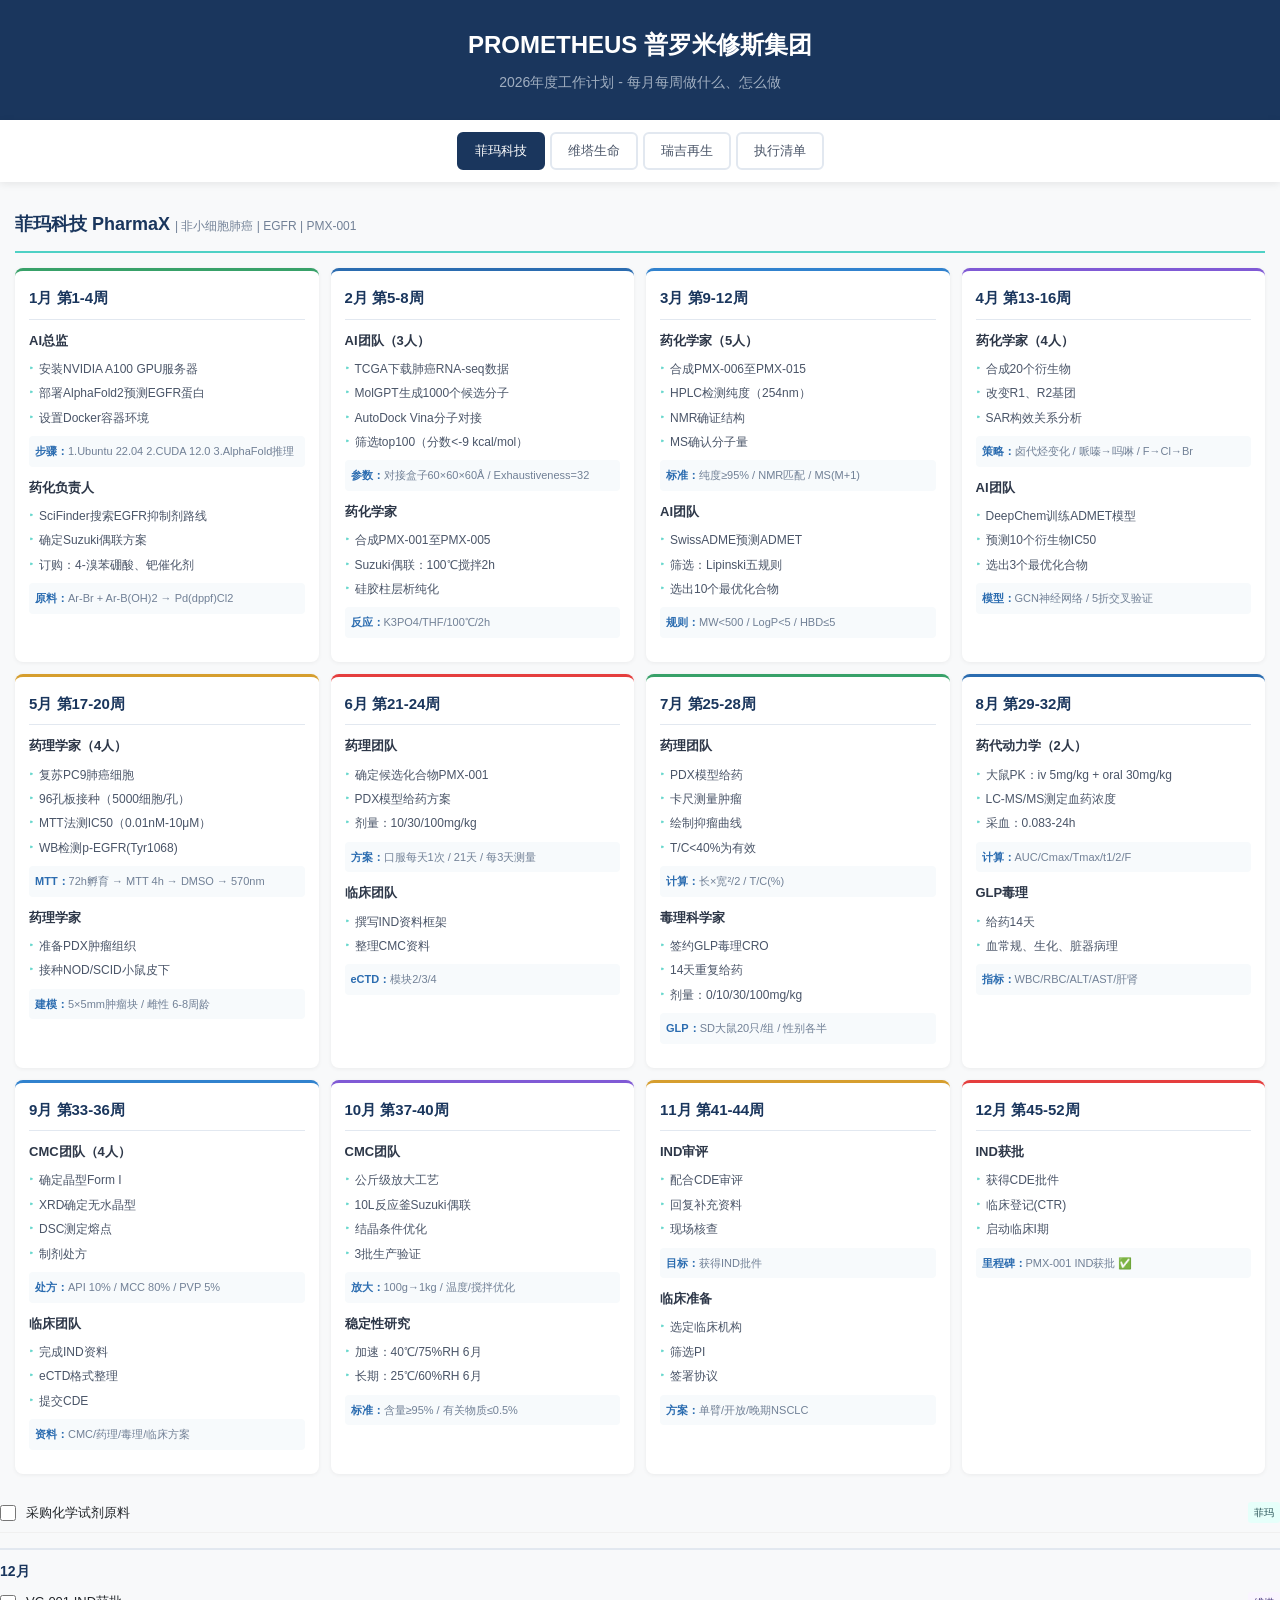
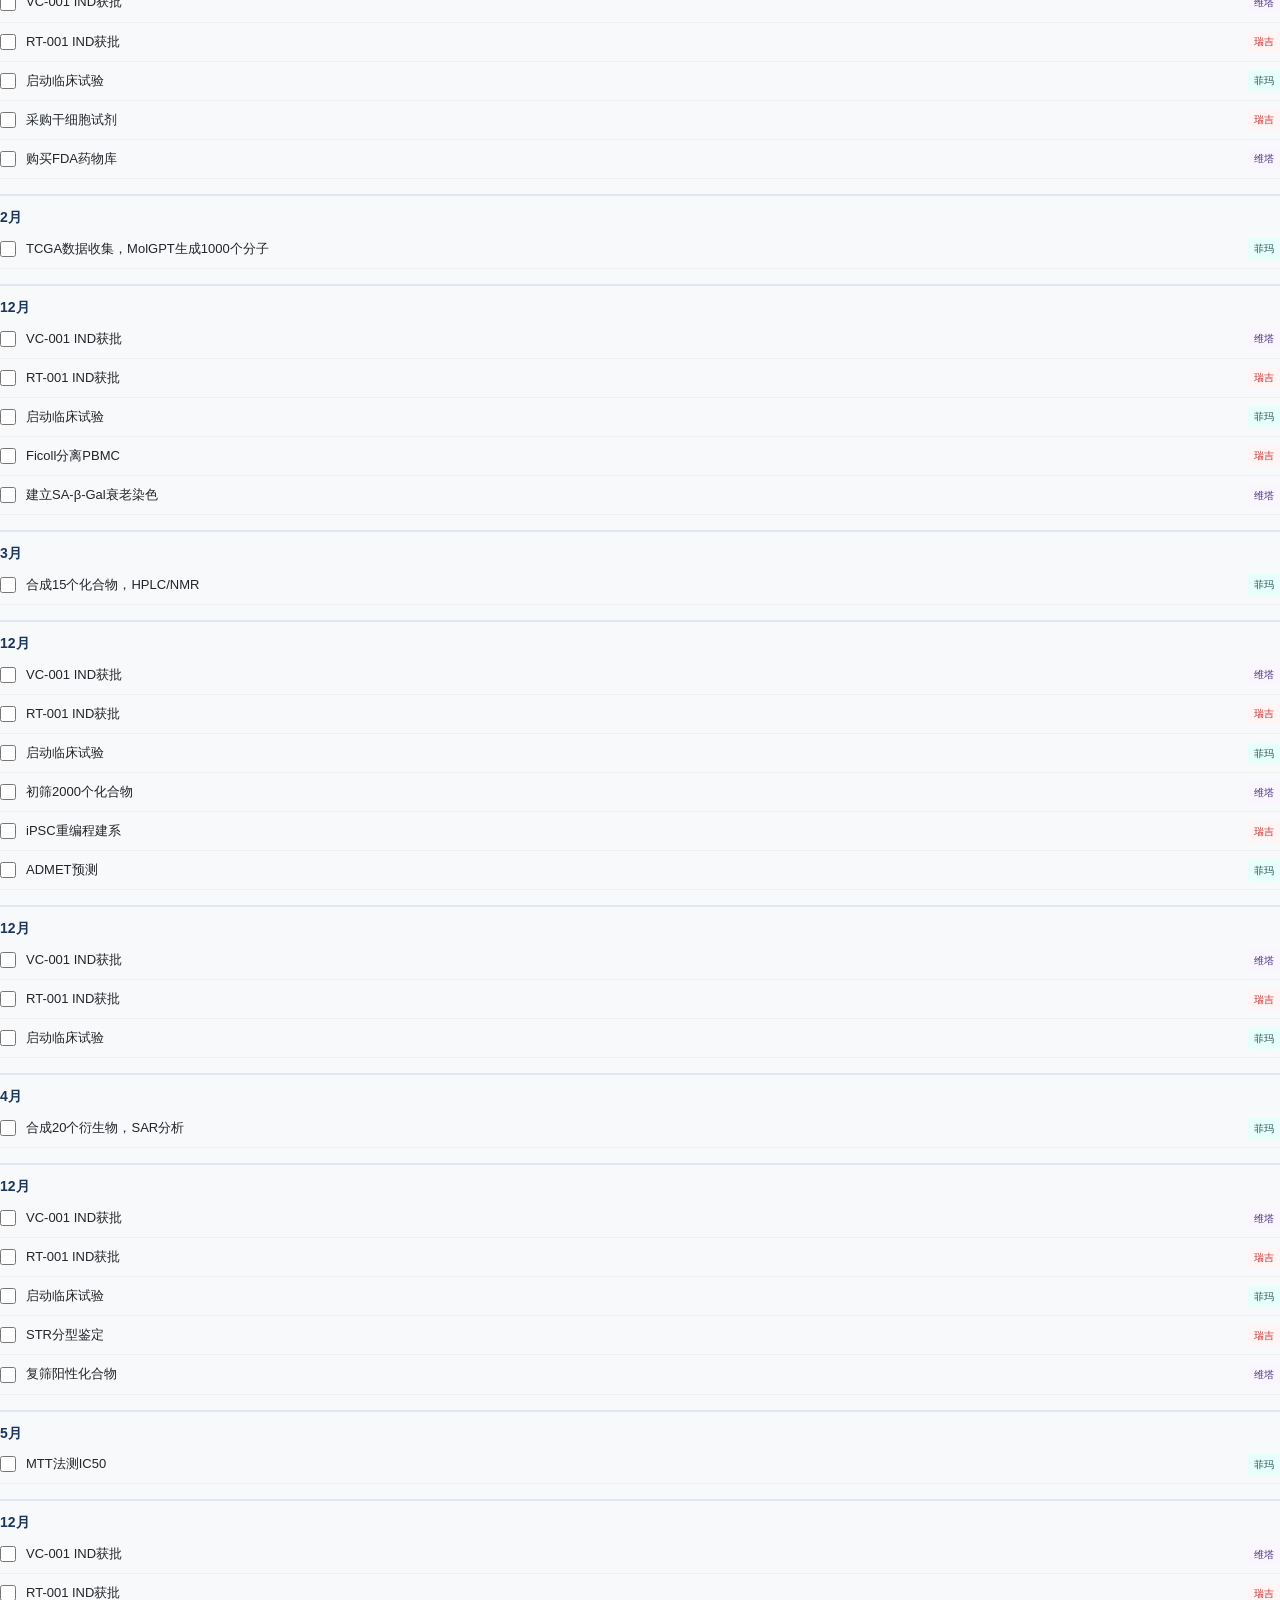
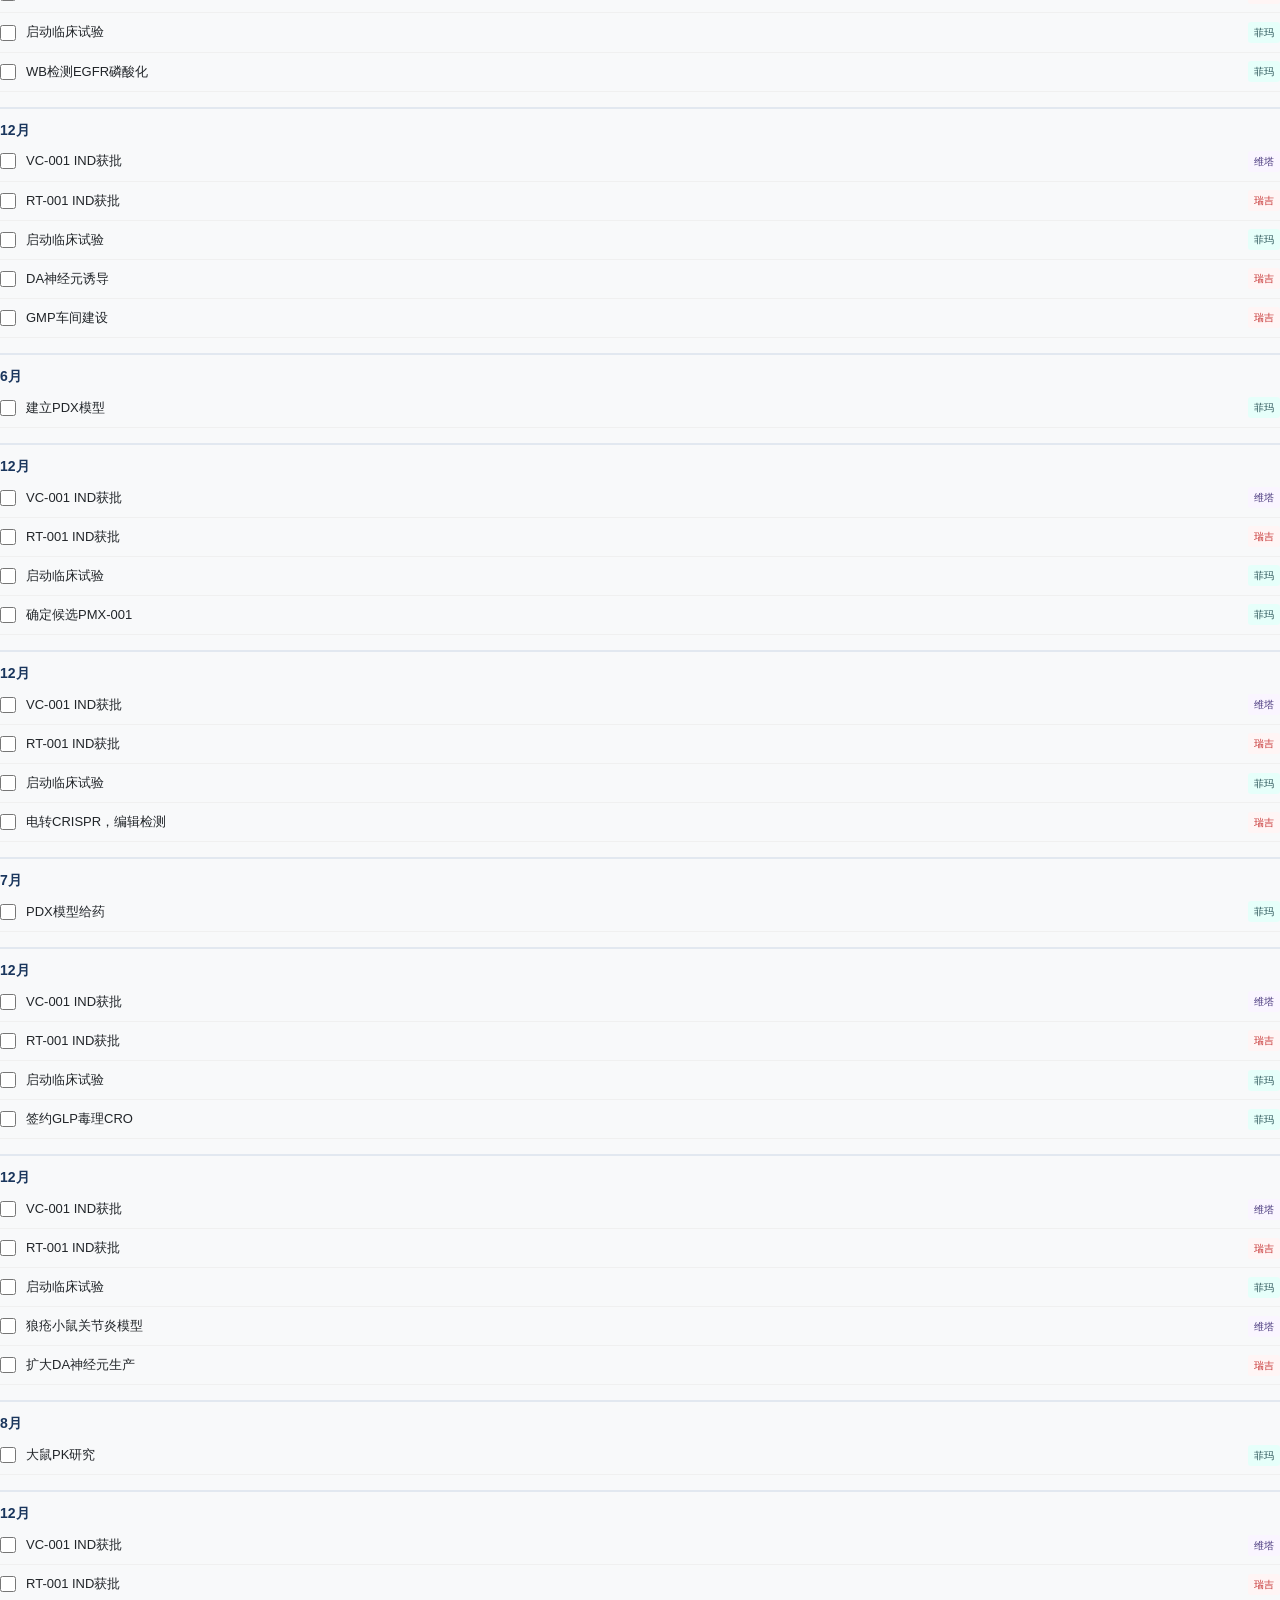
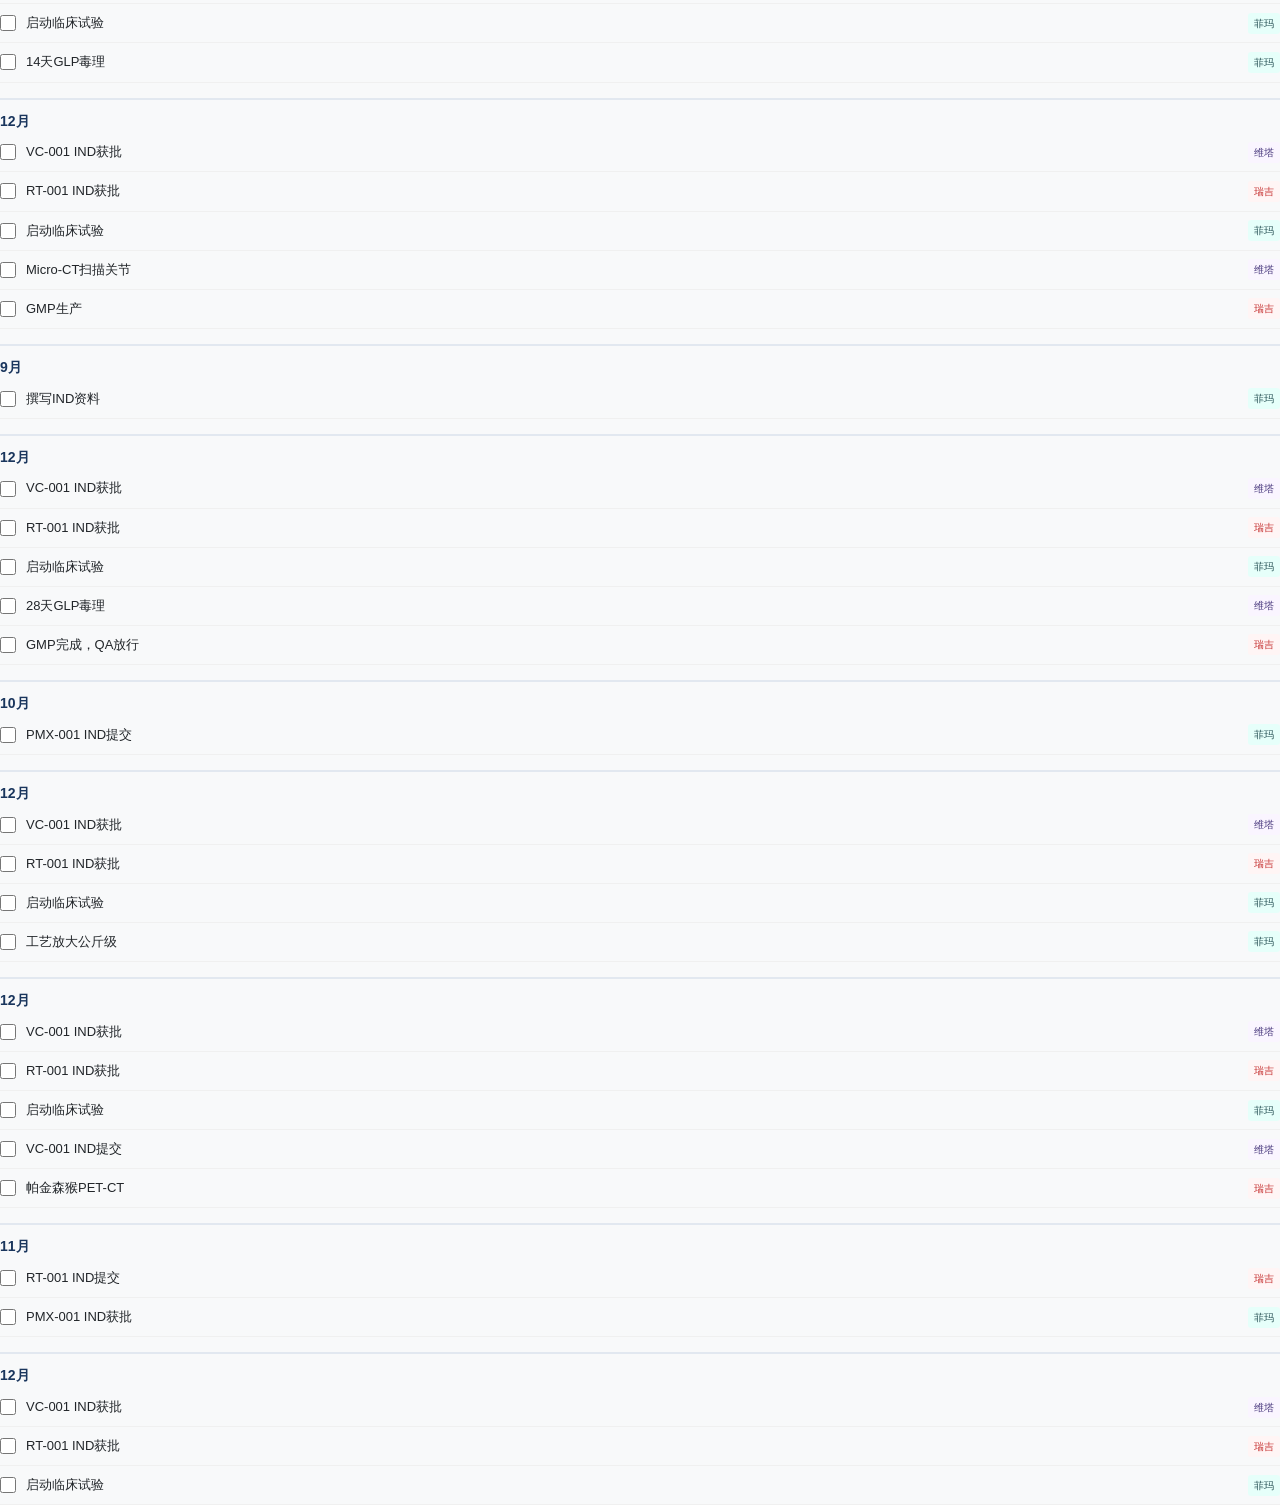
<file: 2026年工作计划.html>
<!DOCTYPE html>
<html lang="zh-CN">
<head>
<meta charset="UTF-8">
<meta name="viewport" content="width=device-width, initial-scale=1.0">
<title>普罗米修斯集团 2026年工作计划</title>
<style>
*{margin:0;padding:0;box-sizing:border-box}
body{font-family:Microsoft YaHei,sans-serif;background:#f8f9fa;color:#212529;font-size:14px;line-height:1.7}
.header{background:#1a365d;color:#fff;padding:25px;text-align:center}
.header h1{font-size:24px}
.header p{color:#a0aec0;margin-top:5px}
.nav{display:flex;justify-content:center;gap:5px;padding:12px;background:#fff;box-shadow:0 2px 8px rgba(0,0,0,0.08);flex-wrap:wrap}
.nav button{padding:8px 16px;border:2px solid #e2e8f0;border-radius:6px;background:#fff;color:#4a5568;cursor:pointer;font-size:13px}
.nav button.active{background:#1a365d;color:#fff;border-color:#1a365d}
.container{max-width:1400px;margin:15px auto;padding:0 15px}
.tab{display:none}
.tab.active{display:block}
.months{display:grid;grid-template-columns:repeat(4,1fr);gap:12px}
@media(max-width:1100px){.months{grid-template-columns:repeat(3,1fr)}}
@media(max-width:800px){.months{grid-template-columns:repeat(2,1fr)}}
@media(max-width:500px){.months{grid-template-columns:1fr}}
.month{background:#fff;border-radius:8px;padding:14px;box-shadow:0 1px 4px rgba(0,0,0,0.06);border-top:3px solid}
.jan{border-color:#38a169}.feb{border-color:#2b6cb0}.mar{border-color:#3182ce}.apr{border-color:#805ad5}.may{border-color:#d69e2e}.jun{border-color:#e53e3e}.jul{border-color:#38a169}.aug{border-color:#2b6cb0}.sep{border-color:#3182ce}.oct{border-color:#805ad5}.nov{border-color:#d69e2e}.dec{border-color:#e53e3e}
.month h3{font-size:15px;color:#1a365d;padding-bottom:8px;border-bottom:1px solid #e2e8f0;margin-bottom:10px}
.team{margin-bottom:10px}
.team h4{font-size:13px;color:#2d3748;margin-bottom:5px}
.team ul{list-style:none;font-size:12px;color:#4a5568}
.team li{padding:2px 0;padding-left:10px;position:relative}
.team li:before{content:"▸";position:absolute;left:0;color:#4fd1c5;font-size:10px}
.step{margin-top:6px;padding:6px;background:#f7fafc;border-radius:4px;font-size:11px;color:#718096}
.step b{color:#2b6cb0}
.check-page{background:#fff;padding:20px;border-radius:8px;box-shadow:0 1px 4px rgba(0,0,0,0.06)}
.check-page h2{font-size:20px;color:#1a365d;padding-bottom:12px;border-bottom:2px solid #4fd1c5;margin-bottom:15px}
.check-item{display:flex;align-items:center;padding:8px 0;border-bottom:1px solid #f0f0f0;font-size:13px}
.check-item input{width:16px;height:16px;margin-right:10px}
.check-item .txt{flex:1}
.tag{padding:2px 6px;border-radius:3px;font-size:10px;margin-left:5px}
.pharmax{background:#e6fffa;color:#234e52}
.vitacore{background:#faf5ff;color:#44337a}
.regentech{background:#fff5f5;color:#c53030}
</style>
</head>
<body>
<div class="header">
<h1>PROMETHEUS 普罗米修斯集团</h1>
<p>2026年度工作计划 - 每月每周做什么、怎么做</p>
</div>
<div class="nav">
<button class="active" onclick="showTab('pharmax')">菲玛科技</button>
<button onclick="showTab('vitacore')">维塔生命</button>
<button onclick="showTab('regentech')">瑞吉再生</button>
<button onclick="showTab('check')">执行清单</button>
</div>
<div class="container">

<!-- 菲玛科技 -->
<div class="tab active" id="pharmax">
<div style="margin-bottom:20px">
<h2 style="font-size:18px;color:#1a365d;padding:12px 0;border-bottom:2px solid #4fd1c5;margin-bottom:15px">菲玛科技 PharmaX <small style="font-size:12px;color:#718096;font-weight:normal">| 非小细胞肺癌 | EGFR | PMX-001</small></h2>
<div class="months">

<div class="month jan">
<h3>1月 第1-4周</h3>
<div class="team">
<h4>AI总监</h4>
<ul>
<li>安装NVIDIA A100 GPU服务器</li>
<li>部署AlphaFold2预测EGFR蛋白</li>
<li>设置Docker容器环境</li>
</ul>
<div class="step"><b>步骤：</b>1.Ubuntu 22.04 2.CUDA 12.0 3.AlphaFold推理</div>
</div>
<div class="team">
<h4>药化负责人</h4>
<ul>
<li>SciFinder搜索EGFR抑制剂路线</li>
<li>确定Suzuki偶联方案</li>
<li>订购：4-溴苯硼酸、钯催化剂</li>
</ul>
<div class="step"><b>原料：</b>Ar-Br + Ar-B(OH)2 → Pd(dppf)Cl2</div>
</div>
</div>

<div class="month feb">
<h3>2月 第5-8周</h3>
<div class="team">
<h4>AI团队（3人）</h4>
<ul>
<li>TCGA下载肺癌RNA-seq数据</li>
<li>MolGPT生成1000个候选分子</li>
<li>AutoDock Vina分子对接</li>
<li>筛选top100（分数<-9 kcal/mol）</li>
</ul>
<div class="step"><b>参数：</b>对接盒子60×60×60Å / Exhaustiveness=32</div>
</div>
<div class="team">
<h4>药化学家</h4>
<ul>
<li>合成PMX-001至PMX-005</li>
<li>Suzuki偶联：100℃搅拌2h</li>
<li>硅胶柱层析纯化</li>
</ul>
<div class="step"><b>反应：</b>K3PO4/THF/100℃/2h</div>
</div>
</div>

<div class="month mar">
<h3>3月 第9-12周</h3>
<div class="team">
<h4>药化学家（5人）</h4>
<ul>
<li>合成PMX-006至PMX-015</li>
<li>HPLC检测纯度（254nm）</li>
<li>NMR确证结构</li>
<li>MS确认分子量</li>
</ul>
<div class="step"><b>标准：</b>纯度≥95% / NMR匹配 / MS(M+1)</div>
</div>
<div class="team">
<h4>AI团队</h4>
<ul>
<li>SwissADME预测ADMET</li>
<li>筛选：Lipinski五规则</li>
<li>选出10个最优化合物</li>
</ul>
<div class="step"><b>规则：</b>MW<500 / LogP<5 / HBD≤5</div>
</div>
</div>

<div class="month apr">
<h3>4月 第13-16周</h3>
<div class="team">
<h4>药化学家（4人）</h4>
<ul>
<li>合成20个衍生物</li>
<li>改变R1、R2基团</li>
<li>SAR构效关系分析</li>
</ul>
<div class="step"><b>策略：</b>卤代烃变化 / 哌嗪→吗啉 / F→Cl→Br</div>
</div>
<div class="team">
<h4>AI团队</h4>
<ul>
<li>DeepChem训练ADMET模型</li>
<li>预测10个衍生物IC50</li>
<li>选出3个最优化合物</li>
</ul>
<div class="step"><b>模型：</b>GCN神经网络 / 5折交叉验证</div>
</div>
</div>

<div class="month may">
<h3>5月 第17-20周</h3>
<div class="team">
<h4>药理学家（4人）</h4>
<ul>
<li>复苏PC9肺癌细胞</li>
<li>96孔板接种（5000细胞/孔）</li>
<li>MTT法测IC50（0.01nM-10μM）</li>
<li>WB检测p-EGFR(Tyr1068)</li>
</ul>
<div class="step"><b>MTT：</b>72h孵育 → MTT 4h → DMSO → 570nm</div>
</div>
<div class="team">
<h4>药理学家</h4>
<ul>
<li>准备PDX肿瘤组织</li>
<li>接种NOD/SCID小鼠皮下</li>
</ul>
<div class="step"><b>建模：</b>5×5mm肿瘤块 / 雌性 6-8周龄</div>
</div>
</div>

<div class="month jun">
<h3>6月 第21-24周</h3>
<div class="team">
<h4>药理团队</h4>
<ul>
<li>确定候选化合物PMX-001</li>
<li>PDX模型给药方案</li>
<li>剂量：10/30/100mg/kg</li>
</ul>
<div class="step"><b>方案：</b>口服每天1次 / 21天 / 每3天测量</div>
</div>
<div class="team">
<h4>临床团队</h4>
<ul>
<li>撰写IND资料框架</li>
<li>整理CMC资料</li>
</ul>
<div class="step"><b>eCTD：</b>模块2/3/4</div>
</div>
</div>

<div class="month jul">
<h3>7月 第25-28周</h3>
<div class="team">
<h4>药理团队</h4>
<ul>
<li>PDX模型给药</li>
<li>卡尺测量肿瘤</li>
<li>绘制抑瘤曲线</li>
<li>T/C<40%为有效</li>
</ul>
<div class="step"><b>计算：</b>长×宽²/2 / T/C(%)</div>
</div>
<div class="team">
<h4>毒理科学家</h4>
<ul>
<li>签约GLP毒理CRO</li>
<li>14天重复给药</li>
<li>剂量：0/10/30/100mg/kg</li>
</ul>
<div class="step"><b>GLP：</b>SD大鼠20只/组 / 性别各半</div>
</div>
</div>

<div class="month aug">
<h3>8月 第29-32周</h3>
<div class="team">
<h4>药代动力学（2人）</h4>
<ul>
<li>大鼠PK：iv 5mg/kg + oral 30mg/kg</li>
<li>LC-MS/MS测定血药浓度</li>
<li>采血：0.083-24h</li>
</ul>
<div class="step"><b>计算：</b>AUC/Cmax/Tmax/t1/2/F</div>
</div>
<div class="team">
<h4>GLP毒理</h4>
<ul>
<li>给药14天</li>
<li>血常规、生化、脏器病理</li>
</ul>
<div class="step"><b>指标：</b>WBC/RBC/ALT/AST/肝肾</div>
</div>
</div>

<div class="month sep">
<h3>9月 第33-36周</h3>
<div class="team">
<h4>CMC团队（4人）</h4>
<ul>
<li>确定晶型Form I</li>
<li>XRD确定无水晶型</li>
<li>DSC测定熔点</li>
<li>制剂处方</li>
</ul>
<div class="step"><b>处方：</b>API 10% / MCC 80% / PVP 5%</div>
</div>
<div class="team">
<h4>临床团队</h4>
<ul>
<li>完成IND资料</li>
<li>eCTD格式整理</li>
<li>提交CDE</li>
</ul>
<div class="step"><b>资料：</b>CMC/药理/毒理/临床方案</div>
</div>
</div>

<div class="month oct">
<h3>10月 第37-40周</h3>
<div class="team">
<h4>CMC团队</h4>
<ul>
<li>公斤级放大工艺</li>
<li>10L反应釜Suzuki偶联</li>
<li>结晶条件优化</li>
<li>3批生产验证</li>
</ul>
<div class="step"><b>放大：</b>100g→1kg / 温度/搅拌优化</div>
</div>
<div class="team">
<h4>稳定性研究</h4>
<ul>
<li>加速：40℃/75%RH 6月</li>
<li>长期：25℃/60%RH 6月</li>
</ul>
<div class="step"><b>标准：</b>含量≥95% / 有关物质≤0.5%</div>
</div>
</div>

<div class="month nov">
<h3>11月 第41-44周</h3>
<div class="team">
<h4>IND审评</h4>
<ul>
<li>配合CDE审评</li>
<li>回复补充资料</li>
<li>现场核查</li>
</ul>
<div class="step"><b>目标：</b>获得IND批件</div>
</div>
<div class="team">
<h4>临床准备</h4>
<ul>
<li>选定临床机构</li>
<li>筛选PI</li>
<li>签署协议</li>
</ul>
<div class="step"><b>方案：</b>单臂/开放/晚期NSCLC</div>
</div>
</div>

<div class="month dec">
<h3>12月 第45-52周</h3>
<div class="team">
<h4>IND获批</h4>
<ul>
<li>获得CDE批件</li>
<li>临床登记(CTR)</li>
<li>启动临床I期</li>
</ul>
<div class="step"><b>里程碑：</b>PMX-001 IND获批 ✅</div>
</div>
</div>

</div>
</div>
</div>

<!-- 维塔生命 -->
<div class="tab" id="vitacore">
<div style="margin-bottom:20px">
<h2 style="font-size:18px;color:#1a365d;padding:12px 0;border-bottom:2px solid #4fd1c5;margin-bottom:15px">维塔生命 VitaCore <small style="font-size:12px;color:#718096;font-weight:normal">| 抗衰老 | 两个方向并行</small></h2>
<div style="background:#f0fff4;border-radius:8px;padding:15px;margin-bottom:15px">
<h3 style="font-size:15px;color:#276749;margin-bottom:10px">两个小组并行</h3>
<div style="display:flex;gap:20px;flex-wrap:wrap">
<div style="flex:1;min-width:200px">
<h4 style="font-size:13px;color:#276749">Senolytic组</h4>
<p style="font-size:12px;color:#666">达沙替尼+槲皮素纳米制剂<br>目标：3-5年上市</p>
</div>
<div style="flex:1;min-width:200px">
<h4 style="font-size:13px;color:#276749">AI蛋白组</h4>
<p style="font-size:12px;color:#666">Genesis Quant AI设计免疫蛋白<br>目标：5-10年更精准</p>
</div>
</div>
</div>
<div class="months">

<div class="month jan">
<h3>1月 第1-4周</h3>
<div class="team" style="border-left:3px solid #38a169;padding-left:10px">
<h4>Senolytic组</h4>
<ul>
<li>检索Senolytic文献</li>
<li>购买FDA药物库(Selleckchem)</li>
<li>购买达沙替尼+槲皮素原料</li>
</ul>
<div class="step"><b>目标：</b>确认D+Q联用方案</div>
</div>
<div class="team" style="border-left:3px solid #805ad5;padding-left:10px">
<h4>AI蛋白组</h4>
<ul>
<li>组建AI算法团队</li>
<li>收集细胞表面蛋白数据</li>
<li>设计Genesis Quant框架</li>
</ul>
<div class="step"><b>目标：</b>AI模型搭建</div>
</div>
</div>

<div class="month feb">
<h3>2月 第5-8周</h3>
<div class="team" style="border-left:3px solid #38a169;padding-left:10px">
<h4>Senolytic组</h4>
<ul>
<li>建立衰老细胞模型(IMR-90)</li>
<li>SA-β-Gal染色验证</li>
<li>测试D+Q联用效果</li>
</ul>
<div class="step"><b>验证：</b>衰老标记物 p16↑</div>
</div>
<div class="team" style="border-left:3px solid #805ad5;padding-left:10px">
<h4>AI蛋白组</h4>
<ul>
<li>训练Genesis Quant模型</li>
<li>分析蛋白折叠规律</li>
<li>分析受体展示规律</li>
</ul>
<div class="step"><b>数据：</b>海量细胞实验数据</div>
</div>
</div>

<div class="month mar">
<h3>3月 第9-12周</h3>
<div class="team" style="border-left:3px solid #38a169;padding-left:10px">
<h4>Senolytic组</h4>
<ul>
<li>初筛化合物库</li>
<li>验证D+Q最佳配比</li>
<li>纳米槲皮素方案确定</li>
</ul>
<div class="step"><b>配比：</b>达沙替尼100nM+槲皮素10μM</div>
</div>
<div class="team" style="border-left:3px solid #805ad5;padding-left:10px">
<h4>AI蛋白组</h4>
<ul>
<li>AI设计全新蛋白序列</li>
<li>生成7组候选蛋白</li>
<li>预测蛋白结构</li>
</ul>
<div class="step"><b>模型：</b>AlphaFold辅助</div>
</div>
</div>

<div class="month apr">
<h3>4月 第13-16周</h3>
<div class="team" style="border-left:3px solid #38a169;padding-left:10px">
<h4>Senolytic组</h4>
<ul>
<li>纳米制剂开发</li>
<li>选择纳米载体技术</li>
<li>与CRO合作制剂</li>
</ul>
<div class="step"><b>技术：</b>纳米粒/固体分散体</div>
</div>
<div class="team" style="border-left:3px solid #805ad5;padding-left:10px">
<h4>AI蛋白组</h4>
<ul>
<li>合成AI设计的蛋白序列</li>
<li>纯化蛋白</li>
<li>功能验证</li>
</ul>
<div class="step"><b>验证：</b>受体表达↑</div>
</div>
</div>

<div class="month may">
<h3>5月 第17-20周</h3>
<div class="team" style="border-left:3px solid #38a169;padding-left:10px">
<h4>Senolytic组</h4>
<ul>
<li>纳米槲皮素配方优化</li>
<li>动物实验验证效果</li>
<li>测定生物利用度</li>
</ul>
<div class="step"><b>对比：</b>普通vs纳米吸收率</div>
</div>
<div class="team" style="border-left:3px solid #805ad5;padding-left:10px">
<h4>AI蛋白组</h4>
<ul>
<li>将蛋白搭载到免疫细胞</li>
<li>验证识别衰老细胞能力</li>
<li>对比天然vs AI设计</li>
</ul>
<div class="step"><b>目标：</b>AI蛋白碾压天然序列</div>
</div>
</div>

<div class="month jun">
<h3>6月 第21-24周</h3>
<div class="team" style="border-left:3px solid #38a169;padding-left:10px">
<h4>Senolytic组</h4>
<ul>
<li>骨关节炎动物模型</li>
<li>关节腔注射VC-001</li>
<li>观察关节改善</li>
</ul>
<div class="step"><b>模型：</b>MOLF/lpr小鼠</div>
</div>
<div class="team" style="border-left:3px solid #805ad5;padding-left:10px">
<h4>AI蛋白组</h4>
<ul>
<li>测试续航时间</li>
<li>测试抗疲劳能力</li>
<li>对比效果</li>
</ul>
<div class="step"><b>目标：</b>解决"认不准、易疲惫"</div>
</div>
</div>

<div class="month jul">
<h3>7月 第25-28周</h3>
<div class="team" style="border-left:3px solid #38a169;padding-left:10px">
<h4>Senolytic组</h4>
<ul>
<li>继续动物实验</li>
<li>Micro-CT扫描关节</li>
<li>取组织做病理</li>
</ul>
<div class="step"><b>指标：</b>骨侵蚀/软骨</div>
</div>
<div class="team" style="border-left:3px solid #805ad5;padding-left:10px">
<h4>AI蛋白组</h4>
<ul>
<li>全身衰老细胞清除实验</li>
<li>验证慢性炎症改善</li>
<li>长期安全性评估</li>
</ul>
<div class="step"><b>目标：</b>全身系统有效</div>
</div>
</div>

<div class="month aug">
<h3>8月 第29-32周</h3>
<div class="team" style="border-left:3px solid #38a169;padding-left:10px">
<h4>Senolytic组</h4>
<ul>
<li>GLP毒理实验启动</li>
<li>28天给药安全性</li>
<li>数据整理</li>
</ul>
<div class="step"><b>GLP：</b>签约CRO</div>
</div>
<div class="team" style="border-left:3px solid #805ad5;padding-left:10px">
<h4>AI蛋白组</h4>
<ul>
<li>申请专利保护</li>
<li>论文发表</li>
<li>技术验证</li>
</ul>
<div class="step"><b>目标：</b>知识产权保护</div>
</div>
</div>

<div class="month sep">
<h3>9月 第33-36周</h3>
<div class="team" style="border-left:3px solid #38a169;padding-left:10px">
<h4>Senolytic组</h4>
<ul>
<li>GLP毒理继续</li>
<li>整理临床前数据</li>
<li>撰写IND资料</li>
</ul>
<div class="step"><b>目标：</b>IND申报准备</div>
</div>
<div class="team" style="border-left:3px solid #805ad5;padding-left:10px">
<h4>AI蛋白组</h4>
<ul>
<li>优化蛋白序列</li>
<li>准备下一步临床前</li>
<li>寻找合作伙伴</li>
</ul>
<div class="step"><b>目标：</b>长期推进</div>
</div>
</div>

<div class="month oct">
<h3>10月 第37-40周</h3>
<div class="team" style="border-left:3px solid #38a169;padding-left:10px">
<h4>Senolytic组</h4>
<ul>
<li>IND申报提交</li>
<li>工艺验证</li>
<li>稳定性考察</li>
</ul>
<div class="step"><b>目标：</b>IND获批</div>
</div>
<div class="team" style="border-left:3px solid #805ad5;padding-left:10px">
<h4>AI蛋白组</h4>
<ul>
<li>准备IND资料</li>
<li>规划临床方案</li>
</ul>
<div class="step"><b>目标：</b>2027年申报</div>
</div>
</div>

<div class="month nov">
<h3>11月 第41-44周</h3>
<div class="team" style="border-left:3px solid #38a169;padding-left:10px">
<h4>Senolytic组</h4>
<ul>
<li>IND获批</li>
<li>选定临床机构</li>
<li>启动临床I期</li>
</ul>
<div class="step"><b>里程碑：</b>进入临床 ✅</div>
</div>
<div class="team" style="border-left:3px solid #805ad5;padding-left:10px">
<h4>AI蛋白组</h4>
<ul>
<li>继续研发</li>
<li>扩大团队</li>
</ul>
<div class="step"><b>目标：</b>持续推进</div>
</div>
</div>

<div class="month dec">
<h3>12月 第45-52周</h3>
<div class="team">
<h4>IND获批</h4>
<ul>
<li>IND获批</li>
<li>启动临床方案</li>
</ul>
<div class="step"><b>里程碑：</b>VC-001 IND获批 ✅</div>
</div>
</div>

</div>
</div>
</div>

<!-- 瑞吉再生 -->
<div class="tab" id="regentech">
<div style="margin-bottom:20px">
<h2 style="font-size:18px;color:#1a365d;padding:12px 0;border-bottom:2px solid #4fd1c5;margin-bottom:15px">瑞吉再生 RegenTech <small style="font-size:12px;color:#718096;font-weight:normal">| 帕金森病 | iPSC+CRISPR | RT-001</small></h2>
<div class="months">

<div class="month jan">
<h3>1月 第1-4周</h3>
<div class="team">
<h4>iPSC负责人</h4>
<ul>
<li>采购mTeSR Plus培养基</li>
<li>采购Matrigel</li>
<li>采购Accutase</li>
</ul>
<div class="step"><b>试剂：</b>Gibco / STEMCELL</div>
</div>
<div class="team">
<h4>实验室准备</h4>
<ul>
<li>设置B级洁净培养间</li>
<li>CO2培养箱37℃/5%CO2</li>
</ul>
<div class="step"><b>包被：</b>Matrigel 1:30稀释</div>
</div>
</div>

<div class="month feb">
<h3>2月 第5-8周</h3>
<div class="team">
<h4>干细胞科学家（4人）</h4>
<ul>
<li>采集外周血50ml</li>
<li>Ficoll密度梯度离心</li>
<li>收集PBMC</li>
</ul>
<div class="step"><b>离心：</b>800g/20min</div>
</div>
<div class="team">
<h4>基因编辑负责人</h4>
<ul>
<li>构建Cas9质粒</li>
<li>设计gRNA</li>
</ul>
<div class="step"><b>gRNA：</b>CRISPOR</div>
</div>
</div>

<div class="month mar">
<h3>3月 第9-12周</h3>
<div class="team">
<h4>干细胞科学家</h4>
<ul>
<li>Epismart重编程</li>
<li>第14-21天出现克隆</li>
<li>STR分型</li>
</ul>
<div class="step"><b>克隆：</b>MEF饲养层</div>
</div>
</div>

<div class="month apr">
<h3>4月 第13-16周</h3>
<div class="team">
<h4>干细胞团队</h4>
<ul>
<li>iPSC传代至P5</li>
<li>核型分析</li>
<li>支原体检测</li>
</ul>
<div class="step"><b>核型：</b>46,XX或46,XY</div>
</div>
<div class="team">
<h4>分化团队</h4>
<ul>
<li>SB431542+LDN诱导NSC</li>
<li>悬浮培养神经球</li>
</ul>
<div class="step"><b>标记：</b>Nestin+>90%</div>
</div>
</div>

<div class="month may">
<h3>5月 第17-20周</h3>
<div class="team">
<h4>分化团队</h4>
<ul>
<li>SHH+FGF8诱导DA神经元</li>
<li>第21天TH+阳性</li>
<li>电生理检测</li>
</ul>
<div class="step"><b>鉴定：</b>TH免疫荧光</div>
</div>
<div class="team">
<h4>GMP团队</h4>
<ul>
<li>B级洁净区装修</li>
</ul>
<div class="step"><b>洁净：</b>B级</div>
</div>
</div>

<div class="month jun">
<h3>6月 第21-24周</h3>
<div class="team">
<h4>CRISPR团队</h4>
<ul>
<li>电转Cas9/sgRNA</li>
<li>T7E1检测编辑效率</li>
<li>脱靶检测</li>
</ul>
<div class="step"><b>标准：</b>脱靶<0.1%</div>
</div>
</div>

<div class="month jul">
<h3>7月 第25-28周</h3>
<div class="team">
<h4>分化团队</h4>
<ul>
<li>扩大DA神经元生产</li>
<li>批量检测</li>
<li>流式TH+>80%</li>
</ul>
<div class="step"><b>分选：</b>FACS Aria</div>
</div>
<div class="team">
<h4>GMP生产</h4>
<ul>
<li>GMP扩增iPSC</li>
<li>GMP分化</li>
</ul>
<div class="step"><b>质控：</b>活率>80%</div>
</div>
</div>

<div class="month aug">
<h3>8月 第29-32周</h3>
<div class="team">
<h4>GMP生产</h4>
<ul>
<li>制剂分装(10⁸细胞/支)</li>
<li>冻存液氮保存</li>
</ul>
<div class="step"><b>制剂：</b>静脉注射</div>
</div>
<div class="team">
<h4>QA团队</h4>
<ul>
<li>内毒素检测</li>
<li>无菌检测</li>
</ul>
<div class="step"><b>LAL：</b><0.5EU/ml</div>
</div>
</div>

<div class="month sep">
<h3>9月 第33-36周</h3>
<div class="team">
<h4>CMC团队</h4>
<ul>
<li>整理药学研究</li>
<li>生产工艺验证</li>
<li>质量标准</li>
</ul>
<div class="step"><b>标准：</b>外观/活率/纯度</div>
</div>
<div class="team">
<h4>临床前研究</h4>
<ul>
<li>帕金森猴模型(MPTP)</li>
<li>立体定向移植</li>
</ul>
<div class="step"><b>模型：</b>食蟹猴</div>
</div>
</div>

<div class="month oct">
<h3>10月 第37-40周</h3>
<div class="team">
<h4>临床前团队</h4>
<ul>
<li>PET-CT检测DAT</li>
<li>行为学评估(UPDRS)</li>
<li>黑质TH+计数</li>
</ul>
<div class="step"><b>PET：</b>DAT恢复>30%</div>
</div>
</div>

<div class="month nov">
<h3>11月 第41-44周</h3>
<div class="team">
<h4>IND申报</h4>
<ul>
<li>撰写IND资料</li>
<li>提交CDE</li>
</ul>
<div class="step"><b>格式：</b>eCTD</div>
</div>
</div>

<div class="month dec">
<h3>12月 第45-52周</h3>
<div class="team">
<h4>IND获批</h4>
<ul>
<li>IND获批</li>
<li>启动临床方案</li>
</ul>
<div class="step"><b>里程碑：</b>RT-001 IND获批 ✅</div>
</div>
</div>

</div>
</div>
</div>

<!-- 执行清单 -->
<div class="tab" id="check">
<div class="check-page">
<h2>2026年度执行清单</h2>

<div style="font-size:13px;color:#666;margin-bottom:15px">点击勾选完成状态</div>

<div style="margin-top:15px;font-weight:bold;color:#1a365d;border-top:2px solid #e2e8f0;padding-top:10px">1月</div>
<div class="check-item"><input type="checkbox"><span class="txt">安装GPU服务器，部署AlphaFold2</span><span class="tag pharmax">菲玛</span></div>

<div style="margin-top:15px;font-weight:bold;color:#1a365d;border-top:2px solid #e2e8f0;padding-top:10px">12月</div>
<div class="check-item"><input type="checkbox"><span class="txt">VC-001 IND获批</span><span class="tag vitacore">维塔</span></div>
<div class="check-item"><input type="checkbox"><span class="txt">RT-001 IND获批</span><span class="tag regentech">瑞吉</span></div>
<div class="check-item"><input type="checkbox"><span class="txt">启动临床试验</span><span class="tag pharmax">菲玛</span></div>

</div>
</div>




</span></div>
<div class="check-item"><input type="checkbox"><span class="txt">采购化学试剂原料</span><span class="tag pharmax">菲玛</span></div>

<div style="margin-top:15px;font-weight:bold;color:#1a365d;border-top:2px solid #e2e8f0;padding-top:10px">12月</div>
<div class="check-item"><input type="checkbox"><span class="txt">VC-001 IND获批</span><span class="tag vitacore">维塔</span></div>
<div class="check-item"><input type="checkbox"><span class="txt">RT-001 IND获批</span><span class="tag regentech">瑞吉</span></div>
<div class="check-item"><input type="checkbox"><span class="txt">启动临床试验</span><span class="tag pharmax">菲玛</span></div>

</div>
</div>




</span></div>
<div class="check-item"><input type="checkbox"><span class="txt">采购干细胞试剂</span><span class="tag regentech">瑞吉</span></div>
<div class="check-item"><input type="checkbox"><span class="txt">购买FDA药物库</span><span class="tag vitacore">维塔</span></div>

<div style="margin-top:15px;font-weight:bold;color:#1a365d;border-top:2px solid #e2e8f0;padding-top:10px">2月</div>
<div class="check-item"><input type="checkbox"><span class="txt">TCGA数据收集，MolGPT生成1000个分子</span><span class="tag pharmax">菲玛</span></div>

<div style="margin-top:15px;font-weight:bold;color:#1a365d;border-top:2px solid #e2e8f0;padding-top:10px">12月</div>
<div class="check-item"><input type="checkbox"><span class="txt">VC-001 IND获批</span><span class="tag vitacore">维塔</span></div>
<div class="check-item"><input type="checkbox"><span class="txt">RT-001 IND获批</span><span class="tag regentech">瑞吉</span></div>
<div class="check-item"><input type="checkbox"><span class="txt">启动临床试验</span><span class="tag pharmax">菲玛</span></div>

</div>
</div>




</span></div>
<div class="check-item"><input type="checkbox"><span class="txt">Ficoll分离PBMC</span><span class="tag regentech">瑞吉</span></div>
<div class="check-item"><input type="checkbox"><span class="txt">建立SA-β-Gal衰老染色</span><span class="tag vitacore">维塔</span></div>

<div style="margin-top:15px;font-weight:bold;color:#1a365d;border-top:2px solid #e2e8f0;padding-top:10px">3月</div>
<div class="check-item"><input type="checkbox"><span class="txt">合成15个化合物，HPLC/NMR</span><span class="tag pharmax">菲玛</span></div>

<div style="margin-top:15px;font-weight:bold;color:#1a365d;border-top:2px solid #e2e8f0;padding-top:10px">12月</div>
<div class="check-item"><input type="checkbox"><span class="txt">VC-001 IND获批</span><span class="tag vitacore">维塔</span></div>
<div class="check-item"><input type="checkbox"><span class="txt">RT-001 IND获批</span><span class="tag regentech">瑞吉</span></div>
<div class="check-item"><input type="checkbox"><span class="txt">启动临床试验</span><span class="tag pharmax">菲玛</span></div>

</div>
</div>




</span></div>
<div class="check-item"><input type="checkbox"><span class="txt">初筛2000个化合物</span><span class="tag vitacore">维塔</span></div>
<div class="check-item"><input type="checkbox"><span class="txt">iPSC重编程建系</span><span class="tag regentech">瑞吉</span></div>
<div class="check-item"><input type="checkbox"><span class="txt">ADMET预测</span><span class="tag pharmax">菲玛</span></div>

<div style="margin-top:15px;font-weight:bold;color:#1a365d;border-top:2px solid #e2e8f0;padding-top:10px">12月</div>
<div class="check-item"><input type="checkbox"><span class="txt">VC-001 IND获批</span><span class="tag vitacore">维塔</span></div>
<div class="check-item"><input type="checkbox"><span class="txt">RT-001 IND获批</span><span class="tag regentech">瑞吉</span></div>
<div class="check-item"><input type="checkbox"><span class="txt">启动临床试验</span><span class="tag pharmax">菲玛</span></div>

</div>
</div>




</span></div>

<div style="margin-top:15px;font-weight:bold;color:#1a365d;border-top:2px solid #e2e8f0;padding-top:10px">4月</div>
<div class="check-item"><input type="checkbox"><span class="txt">合成20个衍生物，SAR分析</span><span class="tag pharmax">菲玛</span></div>

<div style="margin-top:15px;font-weight:bold;color:#1a365d;border-top:2px solid #e2e8f0;padding-top:10px">12月</div>
<div class="check-item"><input type="checkbox"><span class="txt">VC-001 IND获批</span><span class="tag vitacore">维塔</span></div>
<div class="check-item"><input type="checkbox"><span class="txt">RT-001 IND获批</span><span class="tag regentech">瑞吉</span></div>
<div class="check-item"><input type="checkbox"><span class="txt">启动临床试验</span><span class="tag pharmax">菲玛</span></div>

</div>
</div>




</span></div>
<div class="check-item"><input type="checkbox"><span class="txt">STR分型鉴定</span><span class="tag regentech">瑞吉</span></div>
<div class="check-item"><input type="checkbox"><span class="txt">复筛阳性化合物</span><span class="tag vitacore">维塔</span></div>

<div style="margin-top:15px;font-weight:bold;color:#1a365d;border-top:2px solid #e2e8f0;padding-top:10px">5月</div>
<div class="check-item"><input type="checkbox"><span class="txt">MTT法测IC50</span><span class="tag pharmax">菲玛</span></div>

<div style="margin-top:15px;font-weight:bold;color:#1a365d;border-top:2px solid #e2e8f0;padding-top:10px">12月</div>
<div class="check-item"><input type="checkbox"><span class="txt">VC-001 IND获批</span><span class="tag vitacore">维塔</span></div>
<div class="check-item"><input type="checkbox"><span class="txt">RT-001 IND获批</span><span class="tag regentech">瑞吉</span></div>
<div class="check-item"><input type="checkbox"><span class="txt">启动临床试验</span><span class="tag pharmax">菲玛</span></div>

</div>
</div>




</span></div>
<div class="check-item"><input type="checkbox"><span class="txt">WB检测EGFR磷酸化</span><span class="tag pharmax">菲玛</span></div>

<div style="margin-top:15px;font-weight:bold;color:#1a365d;border-top:2px solid #e2e8f0;padding-top:10px">12月</div>
<div class="check-item"><input type="checkbox"><span class="txt">VC-001 IND获批</span><span class="tag vitacore">维塔</span></div>
<div class="check-item"><input type="checkbox"><span class="txt">RT-001 IND获批</span><span class="tag regentech">瑞吉</span></div>
<div class="check-item"><input type="checkbox"><span class="txt">启动临床试验</span><span class="tag pharmax">菲玛</span></div>

</div>
</div>




</span></div>
<div class="check-item"><input type="checkbox"><span class="txt">DA神经元诱导</span><span class="tag regentech">瑞吉</span></div>
<div class="check-item"><input type="checkbox"><span class="txt">GMP车间建设</span><span class="tag regentech">瑞吉</span></div>

<div style="margin-top:15px;font-weight:bold;color:#1a365d;border-top:2px solid #e2e8f0;padding-top:10px">6月</div>
<div class="check-item"><input type="checkbox"><span class="txt">建立PDX模型</span><span class="tag pharmax">菲玛</span></div>

<div style="margin-top:15px;font-weight:bold;color:#1a365d;border-top:2px solid #e2e8f0;padding-top:10px">12月</div>
<div class="check-item"><input type="checkbox"><span class="txt">VC-001 IND获批</span><span class="tag vitacore">维塔</span></div>
<div class="check-item"><input type="checkbox"><span class="txt">RT-001 IND获批</span><span class="tag regentech">瑞吉</span></div>
<div class="check-item"><input type="checkbox"><span class="txt">启动临床试验</span><span class="tag pharmax">菲玛</span></div>

</div>
</div>




</span></div>
<div class="check-item"><input type="checkbox"><span class="txt">确定候选PMX-001</span><span class="tag pharmax">菲玛</span></div>

<div style="margin-top:15px;font-weight:bold;color:#1a365d;border-top:2px solid #e2e8f0;padding-top:10px">12月</div>
<div class="check-item"><input type="checkbox"><span class="txt">VC-001 IND获批</span><span class="tag vitacore">维塔</span></div>
<div class="check-item"><input type="checkbox"><span class="txt">RT-001 IND获批</span><span class="tag regentech">瑞吉</span></div>
<div class="check-item"><input type="checkbox"><span class="txt">启动临床试验</span><span class="tag pharmax">菲玛</span></div>

</div>
</div>




</span></div>
<div class="check-item"><input type="checkbox"><span class="txt">电转CRISPR，编辑检测</span><span class="tag regentech">瑞吉</span></div>

<div style="margin-top:15px;font-weight:bold;color:#1a365d;border-top:2px solid #e2e8f0;padding-top:10px">7月</div>
<div class="check-item"><input type="checkbox"><span class="txt">PDX模型给药</span><span class="tag pharmax">菲玛</span></div>

<div style="margin-top:15px;font-weight:bold;color:#1a365d;border-top:2px solid #e2e8f0;padding-top:10px">12月</div>
<div class="check-item"><input type="checkbox"><span class="txt">VC-001 IND获批</span><span class="tag vitacore">维塔</span></div>
<div class="check-item"><input type="checkbox"><span class="txt">RT-001 IND获批</span><span class="tag regentech">瑞吉</span></div>
<div class="check-item"><input type="checkbox"><span class="txt">启动临床试验</span><span class="tag pharmax">菲玛</span></div>

</div>
</div>




</span></div>
<div class="check-item"><input type="checkbox"><span class="txt">签约GLP毒理CRO</span><span class="tag pharmax">菲玛</span></div>

<div style="margin-top:15px;font-weight:bold;color:#1a365d;border-top:2px solid #e2e8f0;padding-top:10px">12月</div>
<div class="check-item"><input type="checkbox"><span class="txt">VC-001 IND获批</span><span class="tag vitacore">维塔</span></div>
<div class="check-item"><input type="checkbox"><span class="txt">RT-001 IND获批</span><span class="tag regentech">瑞吉</span></div>
<div class="check-item"><input type="checkbox"><span class="txt">启动临床试验</span><span class="tag pharmax">菲玛</span></div>

</div>
</div>




</span></div>
<div class="check-item"><input type="checkbox"><span class="txt">狼疮小鼠关节炎模型</span><span class="tag vitacore">维塔</span></div>
<div class="check-item"><input type="checkbox"><span class="txt">扩大DA神经元生产</span><span class="tag regentech">瑞吉</span></div>

<div style="margin-top:15px;font-weight:bold;color:#1a365d;border-top:2px solid #e2e8f0;padding-top:10px">8月</div>
<div class="check-item"><input type="checkbox"><span class="txt">大鼠PK研究</span><span class="tag pharmax">菲玛</span></div>

<div style="margin-top:15px;font-weight:bold;color:#1a365d;border-top:2px solid #e2e8f0;padding-top:10px">12月</div>
<div class="check-item"><input type="checkbox"><span class="txt">VC-001 IND获批</span><span class="tag vitacore">维塔</span></div>
<div class="check-item"><input type="checkbox"><span class="txt">RT-001 IND获批</span><span class="tag regentech">瑞吉</span></div>
<div class="check-item"><input type="checkbox"><span class="txt">启动临床试验</span><span class="tag pharmax">菲玛</span></div>

</div>
</div>




</span></div>
<div class="check-item"><input type="checkbox"><span class="txt">14天GLP毒理</span><span class="tag pharmax">菲玛</span></div>

<div style="margin-top:15px;font-weight:bold;color:#1a365d;border-top:2px solid #e2e8f0;padding-top:10px">12月</div>
<div class="check-item"><input type="checkbox"><span class="txt">VC-001 IND获批</span><span class="tag vitacore">维塔</span></div>
<div class="check-item"><input type="checkbox"><span class="txt">RT-001 IND获批</span><span class="tag regentech">瑞吉</span></div>
<div class="check-item"><input type="checkbox"><span class="txt">启动临床试验</span><span class="tag pharmax">菲玛</span></div>

</div>
</div>




</span></div>
<div class="check-item"><input type="checkbox"><span class="txt">Micro-CT扫描关节</span><span class="tag vitacore">维塔</span></div>
<div class="check-item"><input type="checkbox"><span class="txt">GMP生产</span><span class="tag regentech">瑞吉</span></div>

<div style="margin-top:15px;font-weight:bold;color:#1a365d;border-top:2px solid #e2e8f0;padding-top:10px">9月</div>
<div class="check-item"><input type="checkbox"><span class="txt">撰写IND资料</span><span class="tag pharmax">菲玛</span></div>

<div style="margin-top:15px;font-weight:bold;color:#1a365d;border-top:2px solid #e2e8f0;padding-top:10px">12月</div>
<div class="check-item"><input type="checkbox"><span class="txt">VC-001 IND获批</span><span class="tag vitacore">维塔</span></div>
<div class="check-item"><input type="checkbox"><span class="txt">RT-001 IND获批</span><span class="tag regentech">瑞吉</span></div>
<div class="check-item"><input type="checkbox"><span class="txt">启动临床试验</span><span class="tag pharmax">菲玛</span></div>

</div>
</div>




</span></div>
<div class="check-item"><input type="checkbox"><span class="txt">28天GLP毒理</span><span class="tag vitacore">维塔</span></div>
<div class="check-item"><input type="checkbox"><span class="txt">GMP完成，QA放行</span><span class="tag regentech">瑞吉</span></div>

<div style="margin-top:15px;font-weight:bold;color:#1a365d;border-top:2px solid #e2e8f0;padding-top:10px">10月</div>
<div class="check-item"><input type="checkbox"><span class="txt">PMX-001 IND提交</span><span class="tag pharmax">菲玛</span></div>

<div style="margin-top:15px;font-weight:bold;color:#1a365d;border-top:2px solid #e2e8f0;padding-top:10px">12月</div>
<div class="check-item"><input type="checkbox"><span class="txt">VC-001 IND获批</span><span class="tag vitacore">维塔</span></div>
<div class="check-item"><input type="checkbox"><span class="txt">RT-001 IND获批</span><span class="tag regentech">瑞吉</span></div>
<div class="check-item"><input type="checkbox"><span class="txt">启动临床试验</span><span class="tag pharmax">菲玛</span></div>

</div>
</div>




</span></div>
<div class="check-item"><input type="checkbox"><span class="txt">工艺放大公斤级</span><span class="tag pharmax">菲玛</span></div>

<div style="margin-top:15px;font-weight:bold;color:#1a365d;border-top:2px solid #e2e8f0;padding-top:10px">12月</div>
<div class="check-item"><input type="checkbox"><span class="txt">VC-001 IND获批</span><span class="tag vitacore">维塔</span></div>
<div class="check-item"><input type="checkbox"><span class="txt">RT-001 IND获批</span><span class="tag regentech">瑞吉</span></div>
<div class="check-item"><input type="checkbox"><span class="txt">启动临床试验</span><span class="tag pharmax">菲玛</span></div>

</div>
</div>




</span></div>
<div class="check-item"><input type="checkbox"><span class="txt">VC-001 IND提交</span><span class="tag vitacore">维塔</span></div>
<div class="check-item"><input type="checkbox"><span class="txt">帕金森猴PET-CT</span><span class="tag regentech">瑞吉</span></div>

<div style="margin-top:15px;font-weight:bold;color:#1a365d;border-top:2px solid #e2e8f0;padding-top:10px">11月</div>
<div class="check-item"><input type="checkbox"><span class="txt">RT-001 IND提交</span><span class="tag regentech">瑞吉</span></div>
<div class="check-item"><input type="checkbox"><span class="txt">PMX-001 IND获批</span><span class="tag pharmax">菲玛</span></div>

<div style="margin-top:15px;font-weight:bold;color:#1a365d;border-top:2px solid #e2e8f0;padding-top:10px">12月</div>
<div class="check-item"><input type="checkbox"><span class="txt">VC-001 IND获批</span><span class="tag vitacore">维塔</span></div>
<div class="check-item"><input type="checkbox"><span class="txt">RT-001 IND获批</span><span class="tag regentech">瑞吉</span></div>
<div class="check-item"><input type="checkbox"><span class="txt">启动临床试验</span><span class="tag pharmax">菲玛</span></div>

</div>
</div>

<script>
function showTab(id){
document.querySelectorAll('.tab').forEach(function(t){t.classList.remove('active')});
document.getElementById(id).classList.add('active');
document.querySelectorAll('.nav button').forEach(function(b){b.classList.remove('active')});
event.target.classList.add('active');
}
</script>
</body>
</html>
</file>
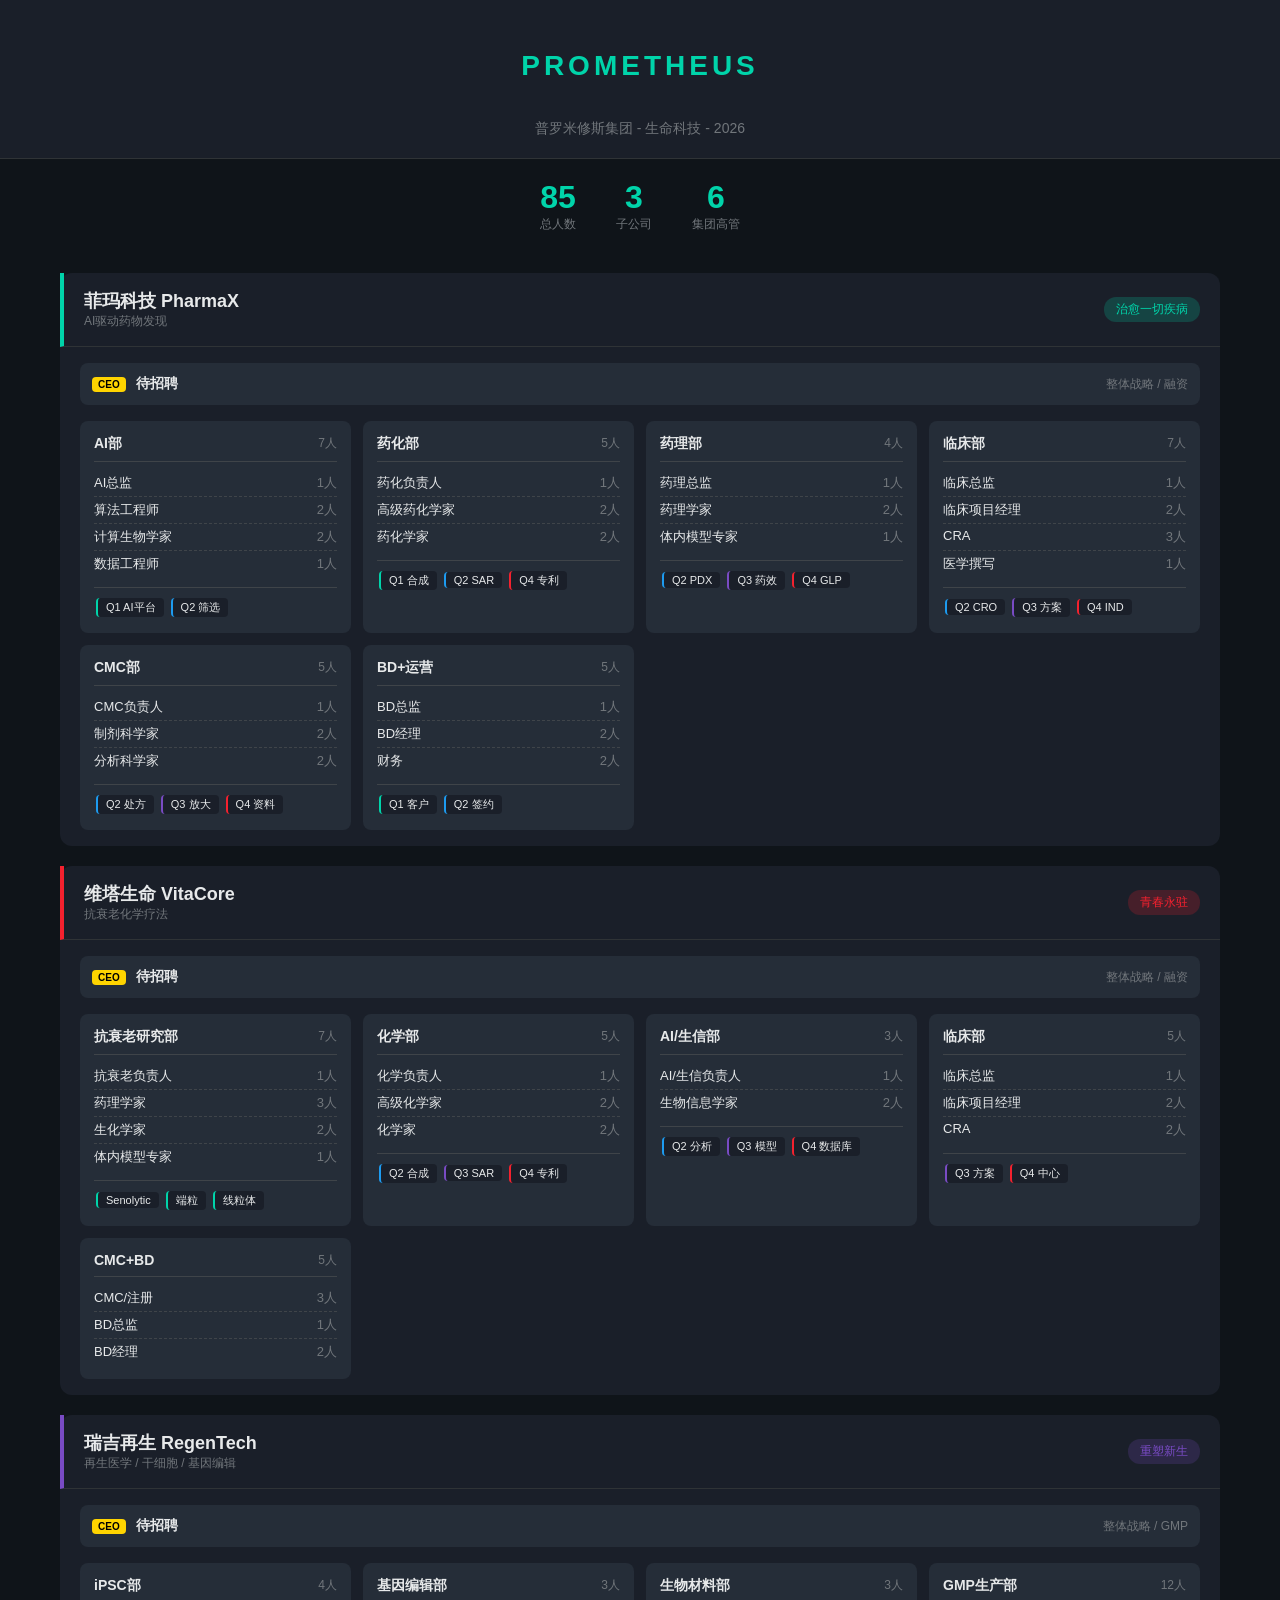
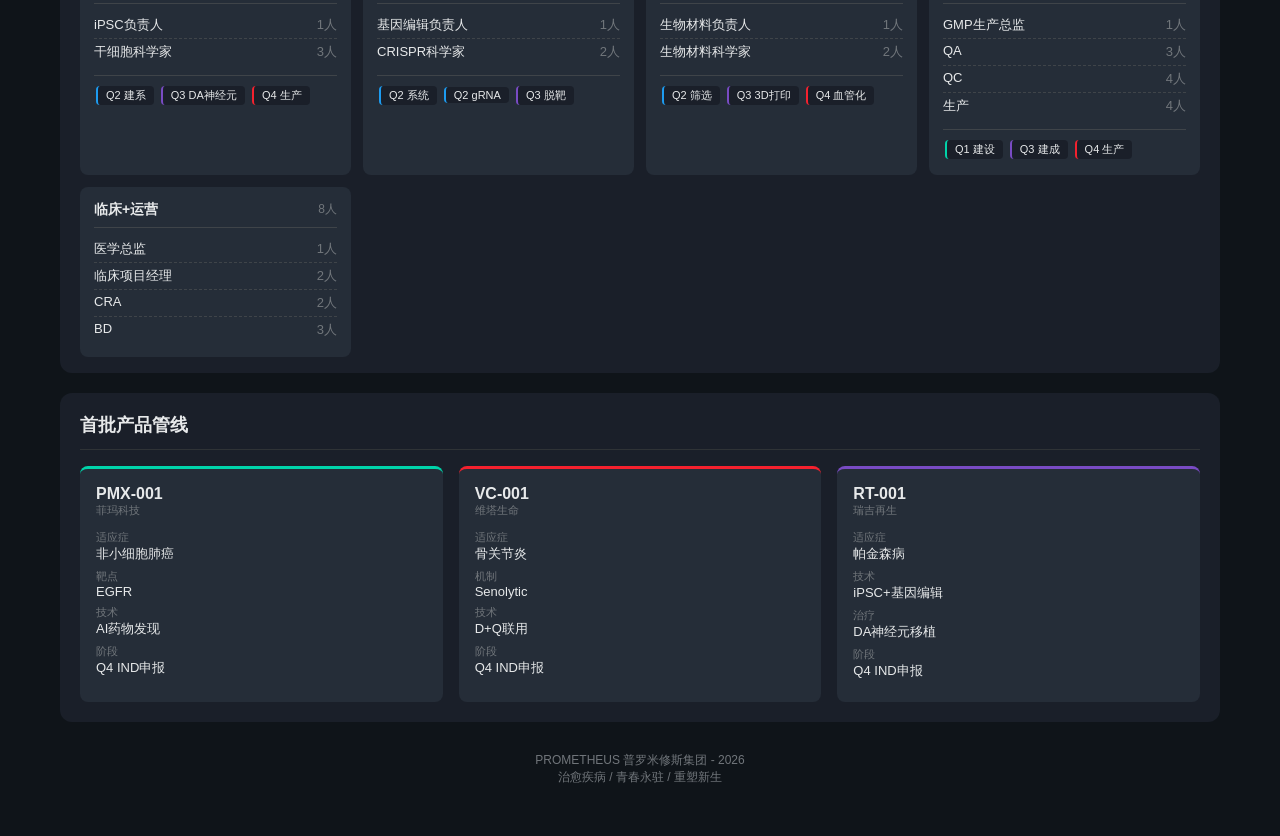
<file: org.html>
<!DOCTYPE html>
<html lang="zh-CN">
<head>
<meta charset="UTF-8">
<title>普罗米修斯集团</title>
<style>
*{margin:0;padding:0;box-sizing:border-box}
body{font-family:'Microsoft YaHei',sans-serif;background:#0f1419;color:#e7e9ea;font-size:14px}
h1{font-size:24px;letter-spacing:2px;text-align:center;padding:30px}
.header{background:#1a1f29;padding:20px;text-align:center;border-bottom:1px solid #2f3336}
.header h1{font-size:28px;color:#00d4aa;letter-spacing:4px}
.header p{color:#71767b;margin-top:8px}
.stats{display:flex;justify-content:center;gap:40px;padding:20px}
.stat{text-align:center}
.stat .n{font-size:32px;font-weight:bold;color:#00d4aa}
.stat .l{font-size:12px;color:#71767b}
.container{max-width:1200px;margin:0 auto;padding:20px}
.company{background:#1a1f29;border-radius:12px;margin-bottom:20px}
.c-header{padding:16px 20px;display:flex;align-items:center;border-bottom:1px solid #2f3336}
.c-header.green{border-left:4px solid #00d4aa}
.c-header.red{border-left:4px solid #f4212e}
.c-header.purple{border-left:4px solid #794bc4}
.c-name{font-size:18px;font-weight:bold}
.c-name small{display:block;font-size:12px;color:#71767b;font-weight:normal}
.c-tag{margin-left:auto;padding:4px 12px;border-radius:12px;font-size:12px}
.green .c-tag{background:rgba(0,212,170,.2);color:#00d4aa}
.red .c-tag{background:rgba(244,33,46,.2);color:#f4212e}
.purple .c-tag{background:rgba(121,75,196,.2);color:#794bc4}
.c-body{padding:16px 20px}
.ceo{display:flex;align-items:center;gap:10px;padding:12px;background:#252d38;border-radius:8px;margin-bottom:16px}
.ceo-b{background:#ffd400;color:#000;padding:2px 6px;border-radius:4px;font-size:10px;font-weight:bold}
.ceo-n{font-weight:bold}
.ceo-r{margin-left:auto;color:#71767b;font-size:12px}
.grid{display:grid;grid-template-columns:repeat(auto-fit,minmax(220px,1fr));gap:12px}
.dept{background:#252d38;border-radius:8px;padding:14px}
.dept h4{font-size:14px;margin-bottom:8px;padding-bottom:8px;border-bottom:1px solid #3f4449}
.dept h4 span{float:right;color:#71767b;font-weight:normal;font-size:12px}
.dept ul{list-style:none}
.dept li{padding:4px 0;font-size:13px;border-bottom:1px dashed #3f4449;display:flex;justify-content:space-between}
.dept li:last-child{border:none}
.dept li span{color:#71767b}
.milestone{margin-top:10px;padding-top:8px;border-top:1px solid #3f4449;font-size:11px}
.milestone span{display:inline-block;padding:2px 8px;background:#1a1f29;border-radius:4px;margin:2px}
.q1{border-left:2px solid #00d4aa}
.q2{border-left:2px solid #1d9bf0}
.q3{border-left:2px solid #794bc4}
.q4{border-left:2px solid #f4212e}
.products{background:#1a1f29;border-radius:12px;padding:20px;margin-top:20px}
.products h2{font-size:18px;margin-bottom:16px;padding-bottom:12px;border-bottom:1px solid #2f3336}
.p-grid{display:grid;grid-template-columns:repeat(auto-fit,minmax(280px,1fr));gap:16px}
.p-card{background:#252d38;border-radius:8px;padding:16px;border-top:3px solid}
.p-card.green{border-color:#00d4aa}
.p-card.red{border-color:#f4212e}
.p-card.purple{border-color:#794bc4}
.p-card h3{font-size:16px}
.p-card .co{font-size:11px;color:#71767b;margin-bottom:12px}
.p-card .row{margin-bottom:6px;font-size:13px}
.p-card .lb{color:#71767b;font-size:11px}
footer{text-align:center;padding:30px;color:#71767b;font-size:12px}
</style>
</head>
<body>

<div class="header">
<h1>PROMETHEUS</h1>
<p>普罗米修斯集团 - 生命科技 - 2026</p>
</div>

<div class="stats">
<div class="stat"><div class="n">85</div><div class="l">总人数</div></div>
<div class="stat"><div class="n">3</div><div class="l">子公司</div></div>
<div class="stat"><div class="n">6</div><div class="l">集团高管</div></div>
</div>

<div class="container">

<div class="company">
<div class="c-header green">
<div class="c-name">菲玛科技 PharmaX<small>AI驱动药物发现</small></div>
<div class="c-tag">治愈一切疾病</div>
</div>
<div class="c-body">
<div class="ceo">
<div class="ceo-b">CEO</div>
<div class="ceo-n">待招聘</div>
<div class="ceo-r">整体战略 / 融资</div>
</div>
<div class="grid">
<div class="dept">
<h4>AI部 <span>7人</span></h4>
<ul>
<li>AI总监 <span>1人</span></li>
<li>算法工程师 <span>2人</span></li>
<li>计算生物学家 <span>2人</span></li>
<li>数据工程师 <span>1人</span></li>
</ul>
<div class="milestone">
<span class="q1">Q1 AI平台</span>
<span class="q2">Q2 筛选</span>
</div>
</div>
<div class="dept">
<h4>药化部 <span>5人</span></h4>
<ul>
<li>药化负责人 <span>1人</span></li>
<li>高级药化学家 <span>2人</span></li>
<li>药化学家 <span>2人</span></li>
</ul>
<div class="milestone">
<span class="q1">Q1 合成</span>
<span class="q2">Q2 SAR</span>
<span class="q4">Q4 专利</span>
</div>
</div>
<div class="dept">
<h4>药理部 <span>4人</span></h4>
<ul>
<li>药理总监 <span>1人</span></li>
<li>药理学家 <span>2人</span></li>
<li>体内模型专家 <span>1人</span></li>
</ul>
<div class="milestone">
<span class="q2">Q2 PDX</span>
<span class="q3">Q3 药效</span>
<span class="q4">Q4 GLP</span>
</div>
</div>
<div class="dept">
<h4>临床部 <span>7人</span></h4>
<ul>
<li>临床总监 <span>1人</span></li>
<li>临床项目经理 <span>2人</span></li>
<li>CRA <span>3人</span></li>
<li>医学撰写 <span>1人</span></li>
</ul>
<div class="milestone">
<span class="q2">Q2 CRO</span>
<span class="q3">Q3 方案</span>
<span class="q4">Q4 IND</span>
</div>
</div>
<div class="dept">
<h4>CMC部 <span>5人</span></h4>
<ul>
<li>CMC负责人 <span>1人</span></li>
<li>制剂科学家 <span>2人</span></li>
<li>分析科学家 <span>2人</span></li>
</ul>
<div class="milestone">
<span class="q2">Q2 处方</span>
<span class="q3">Q3 放大</span>
<span class="q4">Q4 资料</span>
</div>
</div>
<div class="dept">
<h4>BD+运营 <span>5人</span></h4>
<ul>
<li>BD总监 <span>1人</span></li>
<li>BD经理 <span>2人</span></li>
<li>财务 <span>2人</span></li>
</ul>
<div class="milestone">
<span class="q1">Q1 客户</span>
<span class="q2">Q2 签约</span>
</div>
</div>
</div>
</div>
</div>

<div class="company">
<div class="c-header red">
<div class="c-name">维塔生命 VitaCore<small>抗衰老化学疗法</small></div>
<div class="c-tag">青春永驻</div>
</div>
<div class="c-body">
<div class="ceo">
<div class="ceo-b">CEO</div>
<div class="ceo-n">待招聘</div>
<div class="ceo-r">整体战略 / 融资</div>
</div>
<div class="grid">
<div class="dept">
<h4>抗衰老研究部 <span>7人</span></h4>
<ul>
<li>抗衰老负责人 <span>1人</span></li>
<li>药理学家 <span>3人</span></li>
<li>生化学家 <span>2人</span></li>
<li>体内模型专家 <span>1人</span></li>
</ul>
<div class="milestone">
<span class="q1">Senolytic</span>
<span class="q1">端粒</span>
<span class="q1">线粒体</span>
</div>
</div>
<div class="dept">
<h4>化学部 <span>5人</span></h4>
<ul>
<li>化学负责人 <span>1人</span></li>
<li>高级化学家 <span>2人</span></li>
<li>化学家 <span>2人</span></li>
</ul>
<div class="milestone">
<span class="q2">Q2 合成</span>
<span class="q3">Q3 SAR</span>
<span class="q4">Q4 专利</span>
</div>
</div>
<div class="dept">
<h4>AI/生信部 <span>3人</span></h4>
<ul>
<li>AI/生信负责人 <span>1人</span></li>
<li>生物信息学家 <span>2人</span></li>
</ul>
<div class="milestone">
<span class="q2">Q2 分析</span>
<span class="q3">Q3 模型</span>
<span class="q4">Q4 数据库</span>
</div>
</div>
<div class="dept">
<h4>临床部 <span>5人</span></h4>
<ul>
<li>临床总监 <span>1人</span></li>
<li>临床项目经理 <span>2人</span></li>
<li>CRA <span>2人</span></li>
</ul>
<div class="milestone">
<span class="q3">Q3 方案</span>
<span class="q4">Q4 中心</span>
</div>
</div>
<div class="dept">
<h4>CMC+BD <span>5人</span></h4>
<ul>
<li>CMC/注册 <span>3人</span></li>
<li>BD总监 <span>1人</span></li>
<li>BD经理 <span>2人</span></li>
</ul>
</div>
</div>
</div>
</div>

<div class="company">
<div class="c-header purple">
<div class="c-name">瑞吉再生 RegenTech<small>再生医学 / 干细胞 / 基因编辑</small></div>
<div class="c-tag">重塑新生</div>
</div>
<div class="c-body">
<div class="ceo">
<div class="ceo-b">CEO</div>
<div class="ceo-n">待招聘</div>
<div class="ceo-r">整体战略 / GMP</div>
</div>
<div class="grid">
<div class="dept">
<h4>iPSC部 <span>4人</span></h4>
<ul>
<li>iPSC负责人 <span>1人</span></li>
<li>干细胞科学家 <span>3人</span></li>
</ul>
<div class="milestone">
<span class="q2">Q2 建系</span>
<span class="q3">Q3 DA神经元</span>
<span class="q4">Q4 生产</span>
</div>
</div>
<div class="dept">
<h4>基因编辑部 <span>3人</span></h4>
<ul>
<li>基因编辑负责人 <span>1人</span></li>
<li>CRISPR科学家 <span>2人</span></li>
</ul>
<div class="milestone">
<span class="q2">Q2 系统</span>
<span class="q2">Q2 gRNA</span>
<span class="q3">Q3 脱靶</span>
</div>
</div>
<div class="dept">
<h4>生物材料部 <span>3人</span></h4>
<ul>
<li>生物材料负责人 <span>1人</span></li>
<li>生物材料科学家 <span>2人</span></li>
</ul>
<div class="milestone">
<span class="q2">Q2 筛选</span>
<span class="q3">Q3 3D打印</span>
<span class="q4">Q4 血管化</span>
</div>
</div>
<div class="dept">
<h4>GMP生产部 <span>12人</span></h4>
<ul>
<li>GMP生产总监 <span>1人</span></li>
<li>QA <span>3人</span></li>
<li>QC <span>4人</span></li>
<li>生产 <span>4人</span></li>
</ul>
<div class="milestone">
<span class="q1">Q1 建设</span>
<span class="q3">Q3 建成</span>
<span class="q4">Q4 生产</span>
</div>
</div>
<div class="dept">
<h4>临床+运营 <span>8人</span></h4>
<ul>
<li>医学总监 <span>1人</span></li>
<li>临床项目经理 <span>2人</span></li>
<li>CRA <span>2人</span></li>
<li>BD <span>3人</span></li>
</ul>
</div>
</div>
</div>
</div>

<div class="products">
<h2>首批产品管线</h2>
<div class="p-grid">
<div class="p-card green">
<h3>PMX-001</h3>
<div class="co">菲玛科技</div>
<div class="row"><div class="lb">适应症</div>非小细胞肺癌</div>
<div class="row"><div class="lb">靶点</div>EGFR</div>
<div class="row"><div class="lb">技术</div>AI药物发现</div>
<div class="row"><div class="lb">阶段</div>Q4 IND申报</div>
</div>
<div class="p-card red">
<h3>VC-001</h3>
<div class="co">维塔生命</div>
<div class="row"><div class="lb">适应症</div>骨关节炎</div>
<div class="row"><div class="lb">机制</div>Senolytic</div>
<div class="row"><div class="lb">技术</div>D+Q联用</div>
<div class="row"><div class="lb">阶段</div>Q4 IND申报</div>
</div>
<div class="p-card purple">
<h3>RT-001</h3>
<div class="co">瑞吉再生</div>
<div class="row"><div class="lb">适应症</div>帕金森病</div>
<div class="row"><div class="lb">技术</div>iPSC+基因编辑</div>
<div class="row"><div class="lb">治疗</div>DA神经元移植</div>
<div class="row"><div class="lb">阶段</div>Q4 IND申报</div>
</div>
</div>
</div>

<footer>
<p>PROMETHEUS 普罗米修斯集团 - 2026</p>
<p>治愈疾病 / 青春永驻 / 重塑新生</p>
</footer>

</body>
</html>
</file>
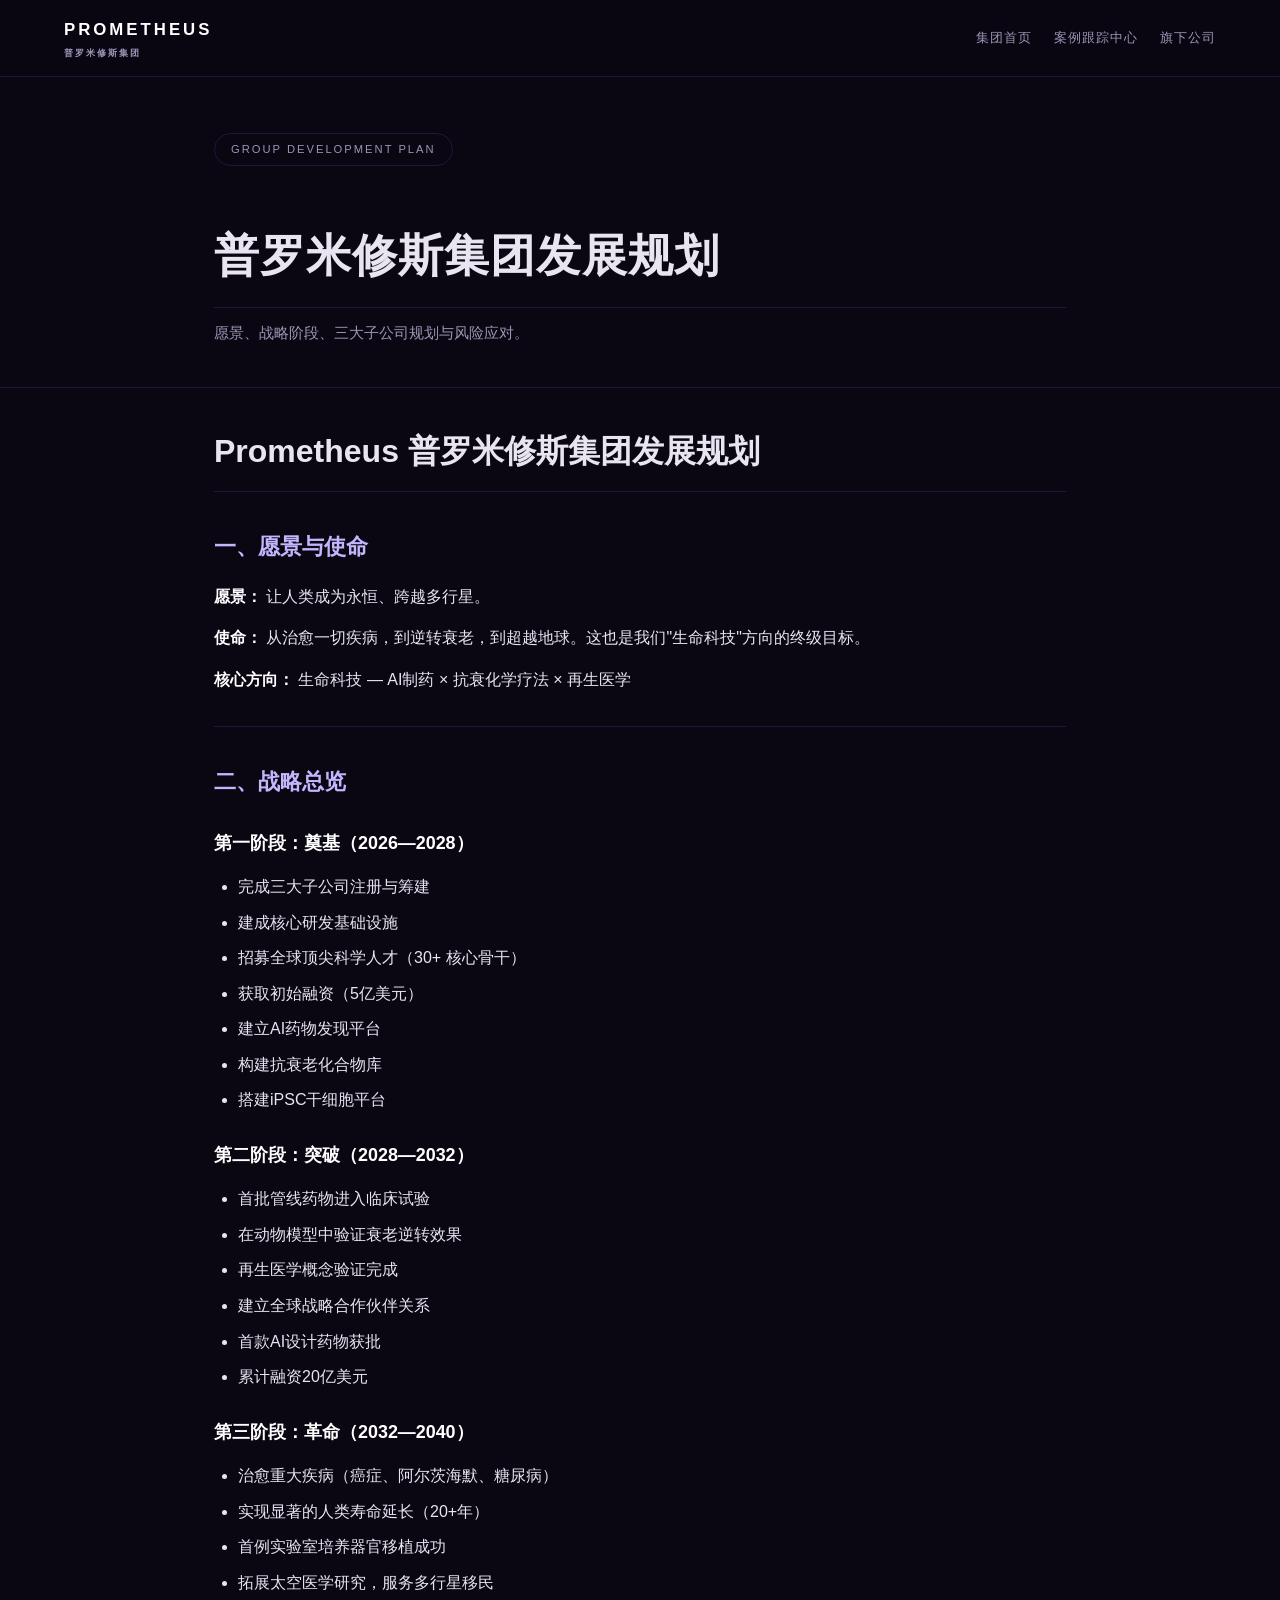
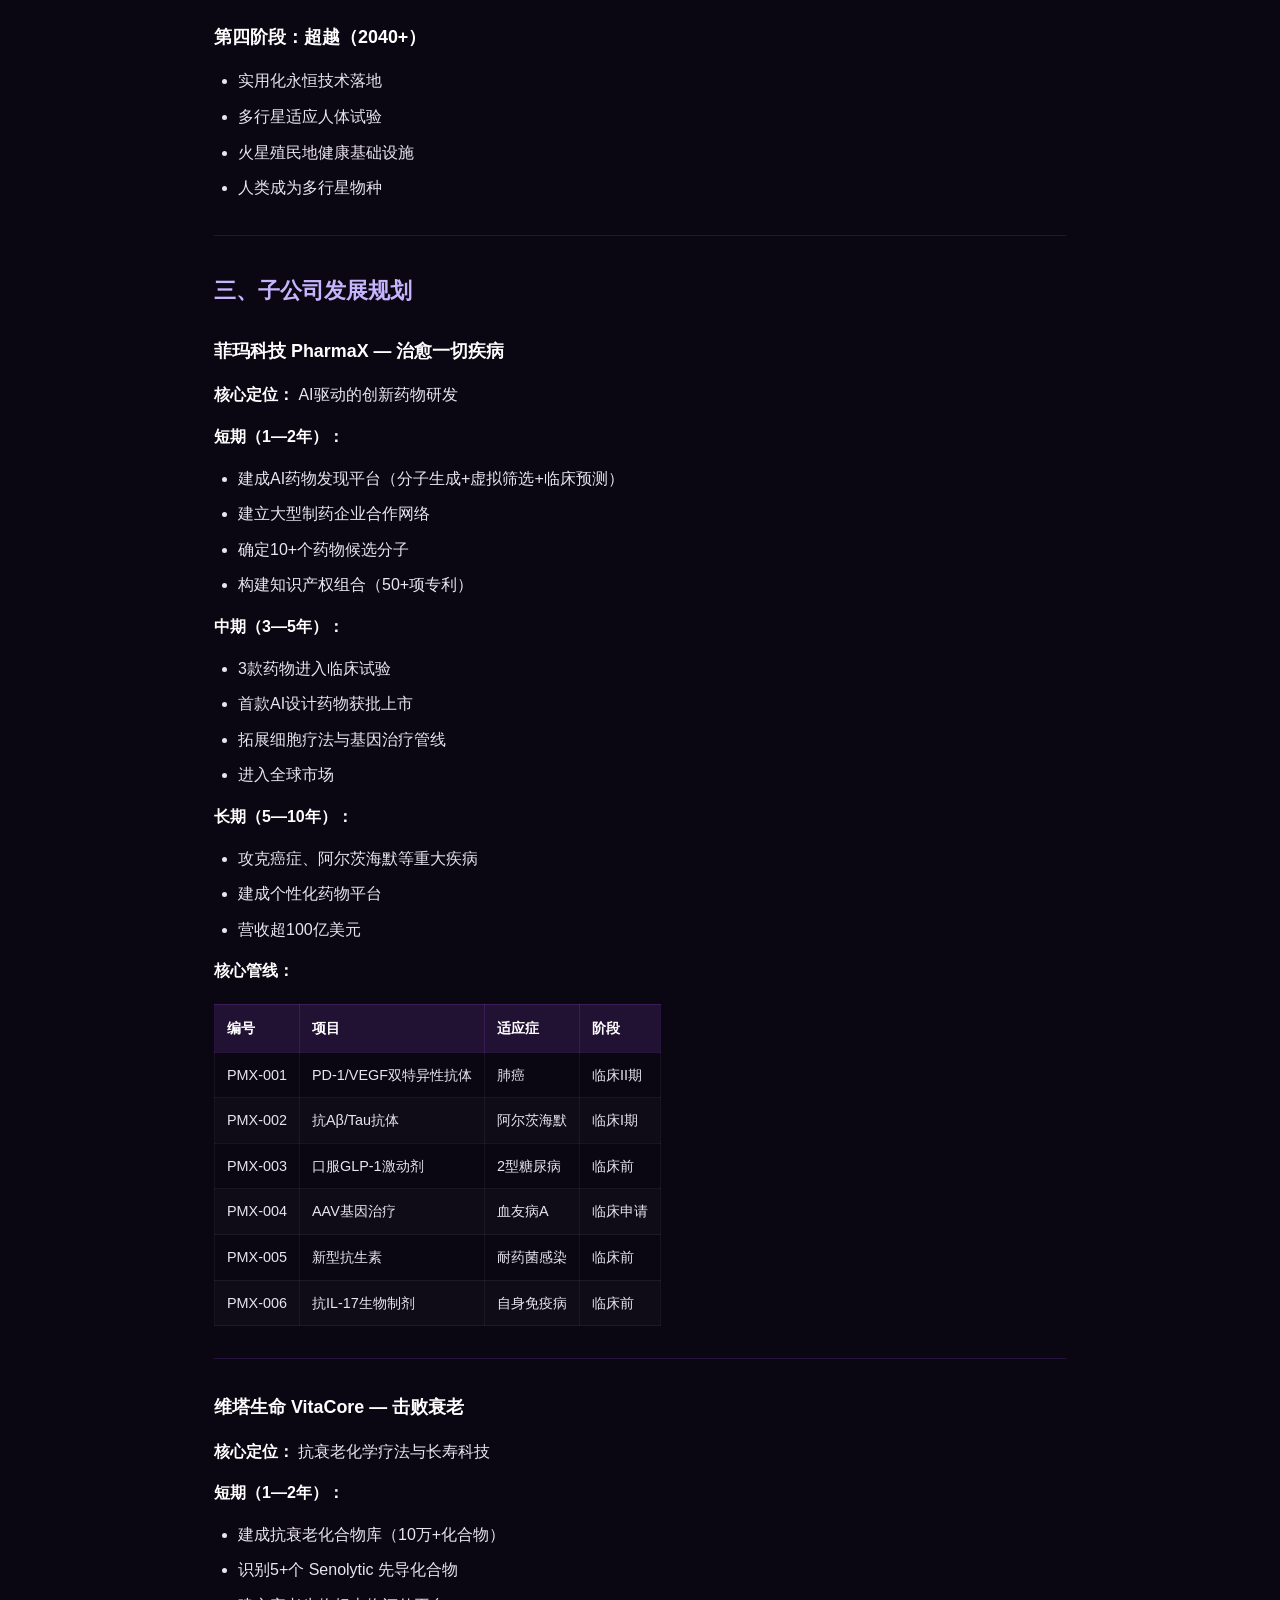
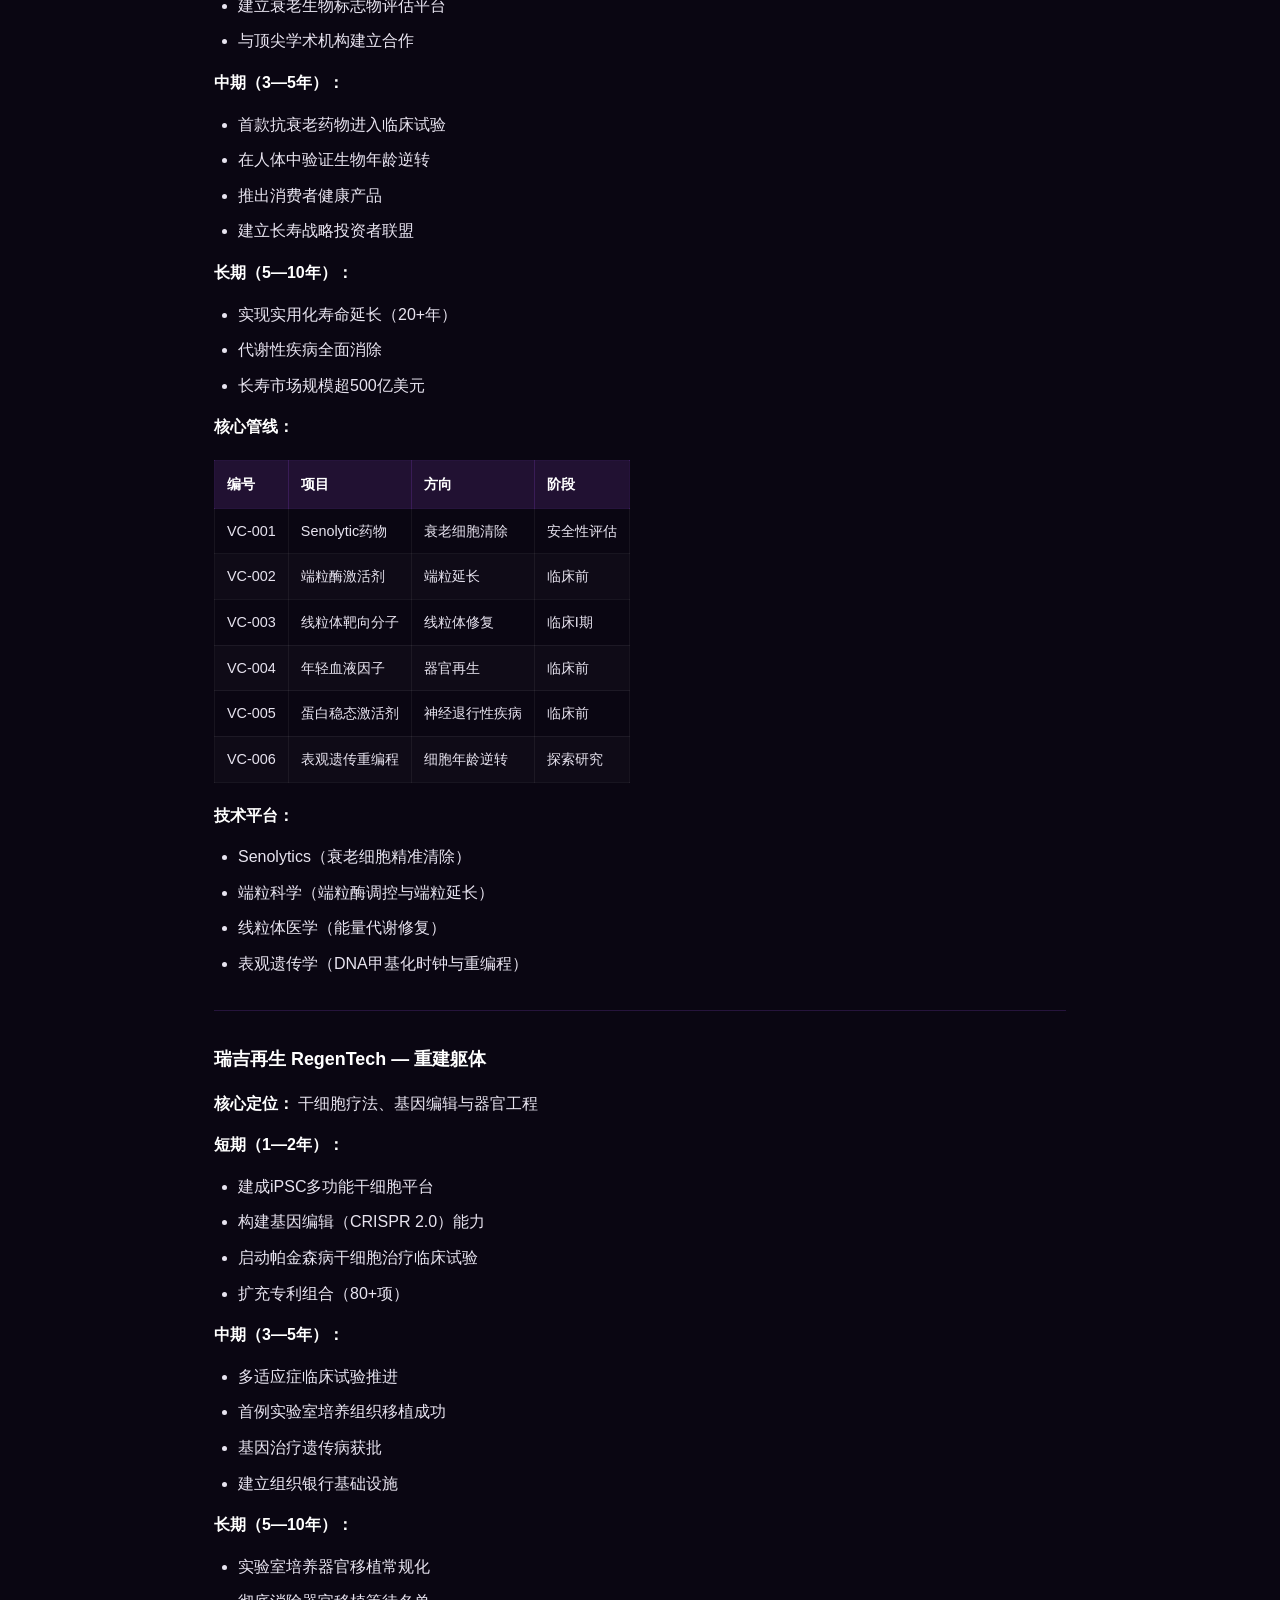
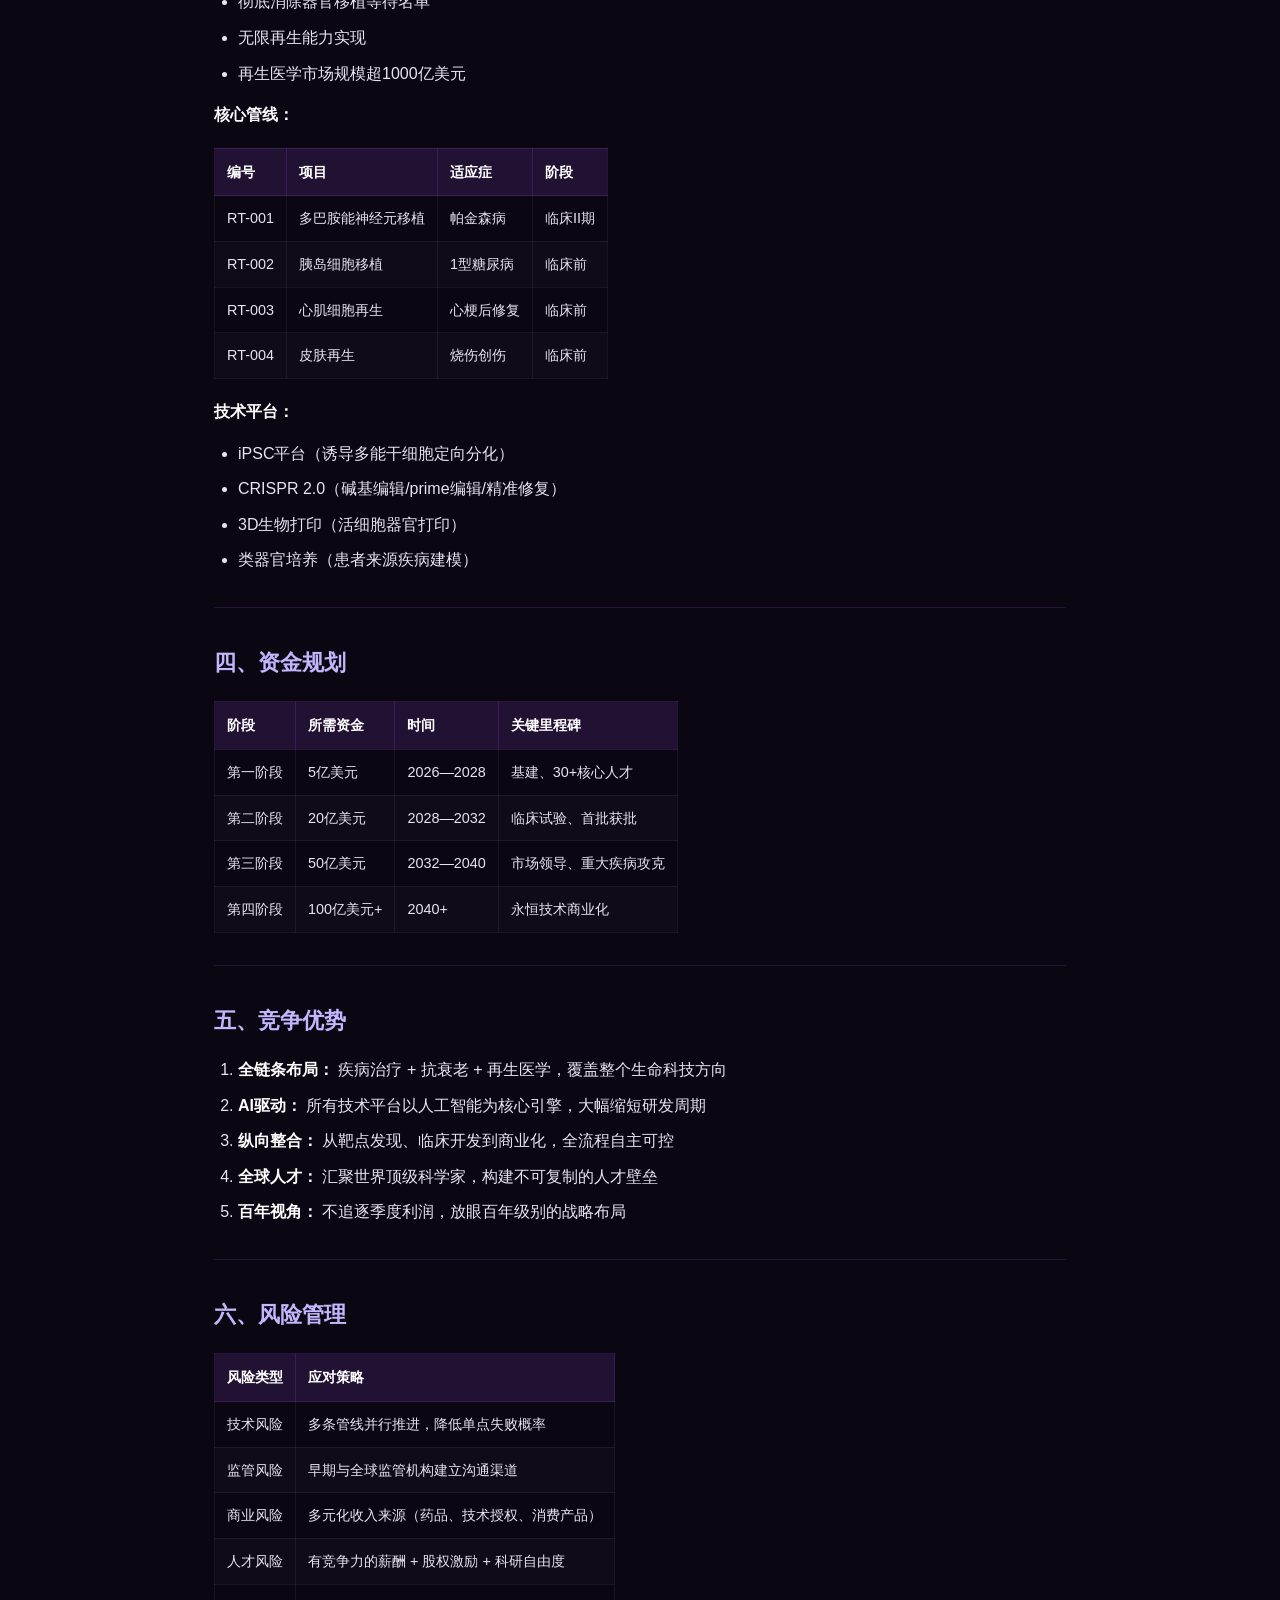
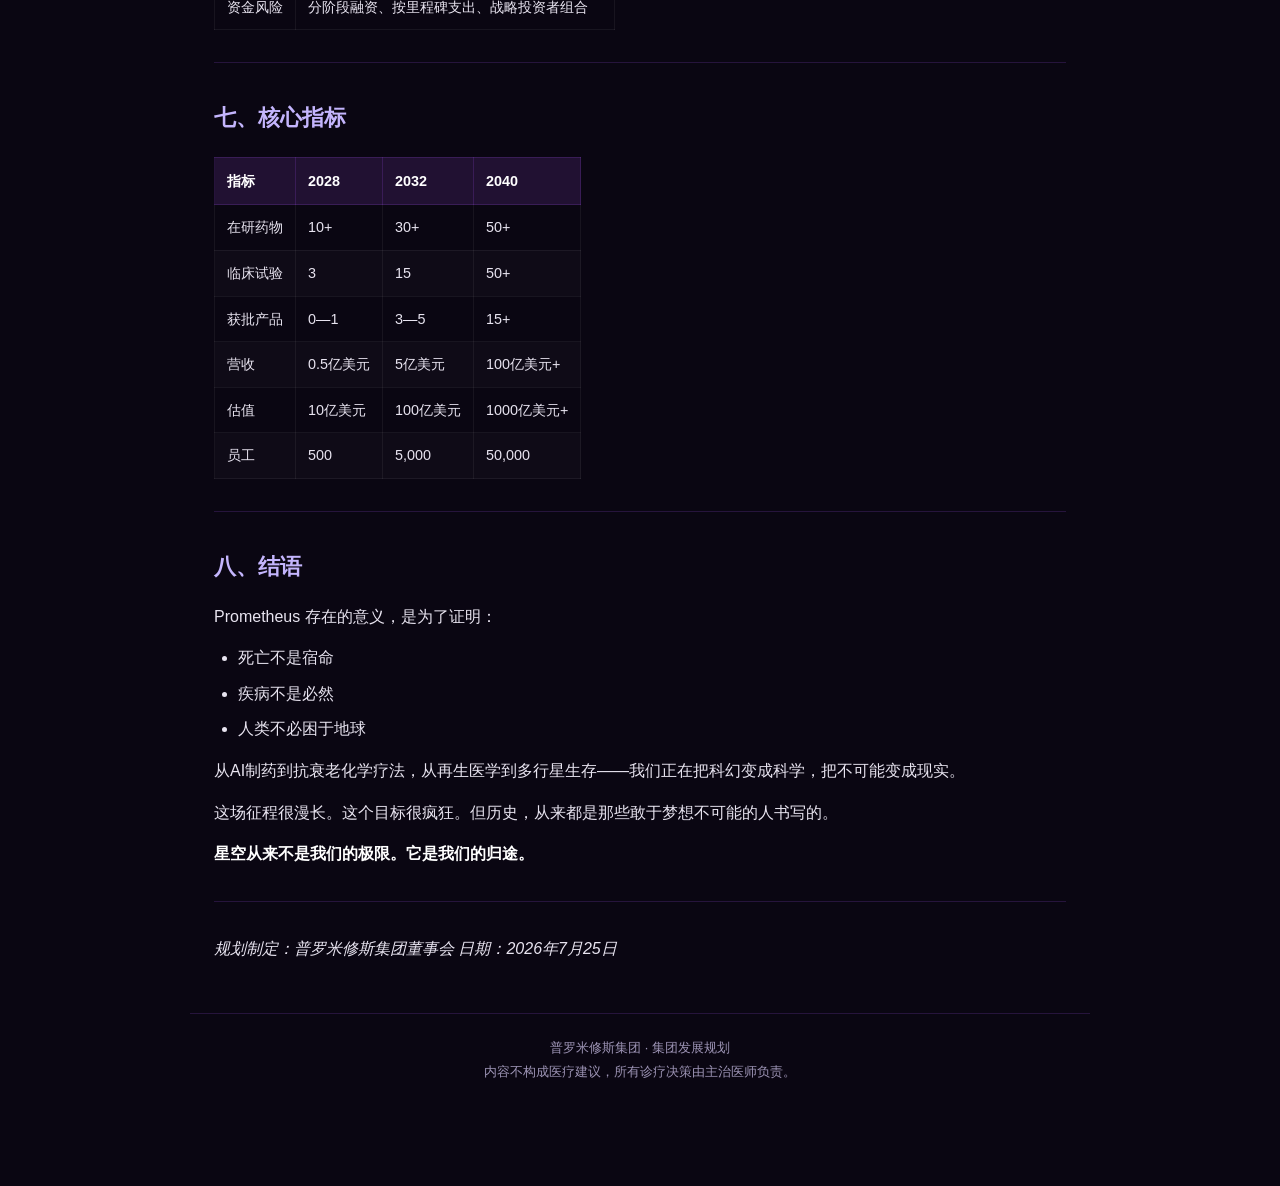
<file: 规划.html>
<!DOCTYPE html>
<html lang="zh-CN">
<head>
<meta charset="UTF-8">
<meta name="viewport" content="width=device-width, initial-scale=1.0">
<title>集团发展规划</title>
<style>
:root{--p1:#8b5cf6;--p2:#7c3aed;--p3:#c4b5fd;--bg:#0a0612;--card:#120b20;--tx:#e8e4f0;--tx2:#9d94b5;--line:rgba(168,85,247,.18);--acc:#38bdf8;--ok:#34d399;--warn:#fbbf24}
*{margin:0;padding:0;box-sizing:border-box}
body{font-family:"Noto Sans SC","Microsoft YaHei",sans-serif;background:var(--bg);color:var(--tx);line-height:1.85;padding:0 0 80px}
.doc{max-width:900px;margin:0 auto;padding:0 24px}
nav{position:sticky;top:0;z-index:100;background:rgba(10,6,18,.92);backdrop-filter:blur(20px);border-bottom:1px solid var(--line)}
.nav-in{max-width:1200px;margin:0 auto;padding:14px 24px;display:flex;justify-content:space-between;align-items:center;gap:16px;flex-wrap:wrap}
.logo{font-size:1.05em;font-weight:700;letter-spacing:3px;color:#fff}
.logo span{font-size:.55em;color:var(--tx2);letter-spacing:2px;display:block}
.nav-links{display:flex;gap:22px;flex-wrap:wrap}
.nav-links a{color:var(--tx2);text-decoration:none;font-size:.82em;letter-spacing:1px}
.nav-links a:hover{color:var(--p3)}
.hero{padding:56px 0 28px;border-bottom:1px solid var(--line);margin-bottom:34px}
.hero .tag{display:inline-block;padding:5px 16px;border:1px solid var(--line);border-radius:30px;font-size:.7em;letter-spacing:2px;color:var(--tx2);margin-bottom:14px}
.hero h1{font-size:clamp(1.8em,4.2vw,2.8em);font-weight:700;letter-spacing:1px;margin-bottom:10px}
.hero p{color:var(--tx2);font-size:.92em}
h1{font-size:2em;margin:34px 0 16px;padding-bottom:10px;border-bottom:1px solid var(--line)}
h2{font-size:1.4em;margin:34px 0 14px;color:var(--p3)}
h3{font-size:1.12em;margin:24px 0 10px;color:#fff}
h4{font-size:1em;margin:18px 0 8px;color:var(--acc)}
p{margin:12px 0}
ul,ol{margin:12px 0 12px 24px}
li{margin:6px 0}
a{color:var(--acc)}
hr{border:0;border-top:1px solid var(--line);margin:32px 0}
code{background:rgba(168,85,247,.14);border:1px solid var(--line);border-radius:5px;padding:1px 6px;font-size:.88em;font-family:Consolas,Monaco,monospace}
pre.code{background:#07040d;border:1px solid var(--line);border-radius:10px;padding:16px 18px;overflow-x:auto;margin:14px 0}
pre.code code{background:none;border:none;padding:0;font-size:.85em;line-height:1.7}
blockquote{border-left:3px solid var(--p2);background:rgba(124,58,237,.07);padding:14px 18px;margin:16px 0;border-radius:0 8px 8px 0;color:var(--tx2)}
blockquote p{margin:6px 0}
table.md-table{width:100%;border-collapse:collapse;margin:18px 0;font-size:.9em;display:block;overflow-x:auto}
table.md-table th{background:rgba(168,85,247,.14);color:#fff;text-align:left;padding:10px 12px;border:1px solid var(--line);white-space:nowrap}
table.md-table td{padding:9px 12px;border:1px solid rgba(255,255,255,.06);vertical-align:top}
table.md-table tr:nth-child(even) td{background:rgba(255,255,255,.02)}
strong{color:#fff}
del{opacity:.6}
footer{max-width:900px;margin:50px auto 0;padding:22px 24px;border-top:1px solid var(--line);color:var(--tx2);font-size:.8em;text-align:center}
@media(max-width:640px){.nav-in{flex-direction:column;align-items:flex-start}}
</style>
</head>
<body>
<nav><div class="nav-in">
<div class="logo">PROMETHEUS<span>普罗米修斯集团</span></div>
<div class="nav-links">
<a href="index.html">集团首页</a>
<a href="cases/index.html">案例跟踪中心</a>
<a href="index.html#companies">旗下公司</a>
</div>
</div></nav>

<div class="hero"><div class="doc">
<span class="tag">GROUP DEVELOPMENT PLAN</span>
<h1>普罗米修斯集团发展规划</h1>
<p>愿景、战略阶段、三大子公司规划与风险应对。</p>
</div></div>

<div class="doc">
<h1>Prometheus 普罗米修斯集团发展规划</h1>
<h2>一、愿景与使命</h2>
<p><strong>愿景：</strong> 让人类成为永恒、跨越多行星。</p>
<p><strong>使命：</strong> 从治愈一切疾病，到逆转衰老，到超越地球。这也是我们"生命科技"方向的终级目标。</p>
<p><strong>核心方向：</strong> 生命科技 — AI制药 × 抗衰化学疗法 × 再生医学</p>
<hr>
<h2>二、战略总览</h2>
<h3>第一阶段：奠基（2026—2028）</h3>
<ul><li>完成三大子公司注册与筹建</li><li>建成核心研发基础设施</li><li>招募全球顶尖科学人才（30+ 核心骨干）</li><li>获取初始融资（5亿美元）</li><li>建立AI药物发现平台</li><li>构建抗衰老化合物库</li><li>搭建iPSC干细胞平台</li></ul>
<h3>第二阶段：突破（2028—2032）</h3>
<ul><li>首批管线药物进入临床试验</li><li>在动物模型中验证衰老逆转效果</li><li>再生医学概念验证完成</li><li>建立全球战略合作伙伴关系</li><li>首款AI设计药物获批</li><li>累计融资20亿美元</li></ul>
<h3>第三阶段：革命（2032—2040）</h3>
<ul><li>治愈重大疾病（癌症、阿尔茨海默、糖尿病）</li><li>实现显著的人类寿命延长（20+年）</li><li>首例实验室培养器官移植成功</li><li>拓展太空医学研究，服务多行星移民</li></ul>
<h3>第四阶段：超越（2040+）</h3>
<ul><li>实用化永恒技术落地</li><li>多行星适应人体试验</li><li>火星殖民地健康基础设施</li><li>人类成为多行星物种</li></ul>
<hr>
<h2>三、子公司发展规划</h2>
<h3>菲玛科技 PharmaX — 治愈一切疾病</h3>
<p><strong>核心定位：</strong> AI驱动的创新药物研发</p>
<p><strong>短期（1—2年）：</strong></p>
<ul><li>建成AI药物发现平台（分子生成+虚拟筛选+临床预测）</li><li>建立大型制药企业合作网络</li><li>确定10+个药物候选分子</li><li>构建知识产权组合（50+项专利）</li></ul>
<p><strong>中期（3—5年）：</strong></p>
<ul><li>3款药物进入临床试验</li><li>首款AI设计药物获批上市</li><li>拓展细胞疗法与基因治疗管线</li><li>进入全球市场</li></ul>
<p><strong>长期（5—10年）：</strong></p>
<ul><li>攻克癌症、阿尔茨海默等重大疾病</li><li>建成个性化药物平台</li><li>营收超100亿美元</li></ul>
<p><strong>核心管线：</strong></p>
<table class="md-table"><thead><tr><th>编号</th><th>项目</th><th>适应症</th><th>阶段</th></tr></thead><tbody><tr><td>PMX-001</td><td>PD-1/VEGF双特异性抗体</td><td>肺癌</td><td>临床II期</td></tr><tr><td>PMX-002</td><td>抗Aβ/Tau抗体</td><td>阿尔茨海默</td><td>临床I期</td></tr><tr><td>PMX-003</td><td>口服GLP-1激动剂</td><td>2型糖尿病</td><td>临床前</td></tr><tr><td>PMX-004</td><td>AAV基因治疗</td><td>血友病A</td><td>临床申请</td></tr><tr><td>PMX-005</td><td>新型抗生素</td><td>耐药菌感染</td><td>临床前</td></tr><tr><td>PMX-006</td><td>抗IL-17生物制剂</td><td>自身免疫病</td><td>临床前</td></tr></tbody></table>
<hr>
<h3>维塔生命 VitaCore — 击败衰老</h3>
<p><strong>核心定位：</strong> 抗衰老化学疗法与长寿科技</p>
<p><strong>短期（1—2年）：</strong></p>
<ul><li>建成抗衰老化合物库（10万+化合物）</li><li>识别5+个 Senolytic 先导化合物</li><li>建立衰老生物标志物评估平台</li><li>与顶尖学术机构建立合作</li></ul>
<p><strong>中期（3—5年）：</strong></p>
<ul><li>首款抗衰老药物进入临床试验</li><li>在人体中验证生物年龄逆转</li><li>推出消费者健康产品</li><li>建立长寿战略投资者联盟</li></ul>
<p><strong>长期（5—10年）：</strong></p>
<ul><li>实现实用化寿命延长（20+年）</li><li>代谢性疾病全面消除</li><li>长寿市场规模超500亿美元</li></ul>
<p><strong>核心管线：</strong></p>
<table class="md-table"><thead><tr><th>编号</th><th>项目</th><th>方向</th><th>阶段</th></tr></thead><tbody><tr><td>VC-001</td><td>Senolytic药物</td><td>衰老细胞清除</td><td>安全性评估</td></tr><tr><td>VC-002</td><td>端粒酶激活剂</td><td>端粒延长</td><td>临床前</td></tr><tr><td>VC-003</td><td>线粒体靶向分子</td><td>线粒体修复</td><td>临床I期</td></tr><tr><td>VC-004</td><td>年轻血液因子</td><td>器官再生</td><td>临床前</td></tr><tr><td>VC-005</td><td>蛋白稳态激活剂</td><td>神经退行性疾病</td><td>临床前</td></tr><tr><td>VC-006</td><td>表观遗传重编程</td><td>细胞年龄逆转</td><td>探索研究</td></tr></tbody></table>
<p><strong>技术平台：</strong></p>
<ul><li>Senolytics（衰老细胞精准清除）</li><li>端粒科学（端粒酶调控与端粒延长）</li><li>线粒体医学（能量代谢修复）</li><li>表观遗传学（DNA甲基化时钟与重编程）</li></ul>
<hr>
<h3>瑞吉再生 RegenTech — 重建躯体</h3>
<p><strong>核心定位：</strong> 干细胞疗法、基因编辑与器官工程</p>
<p><strong>短期（1—2年）：</strong></p>
<ul><li>建成iPSC多功能干细胞平台</li><li>构建基因编辑（CRISPR 2.0）能力</li><li>启动帕金森病干细胞治疗临床试验</li><li>扩充专利组合（80+项）</li></ul>
<p><strong>中期（3—5年）：</strong></p>
<ul><li>多适应症临床试验推进</li><li>首例实验室培养组织移植成功</li><li>基因治疗遗传病获批</li><li>建立组织银行基础设施</li></ul>
<p><strong>长期（5—10年）：</strong></p>
<ul><li>实验室培养器官移植常规化</li><li>彻底消除器官移植等待名单</li><li>无限再生能力实现</li><li>再生医学市场规模超1000亿美元</li></ul>
<p><strong>核心管线：</strong></p>
<table class="md-table"><thead><tr><th>编号</th><th>项目</th><th>适应症</th><th>阶段</th></tr></thead><tbody><tr><td>RT-001</td><td>多巴胺能神经元移植</td><td>帕金森病</td><td>临床II期</td></tr><tr><td>RT-002</td><td>胰岛细胞移植</td><td>1型糖尿病</td><td>临床前</td></tr><tr><td>RT-003</td><td>心肌细胞再生</td><td>心梗后修复</td><td>临床前</td></tr><tr><td>RT-004</td><td>皮肤再生</td><td>烧伤创伤</td><td>临床前</td></tr></tbody></table>
<p><strong>技术平台：</strong></p>
<ul><li>iPSC平台（诱导多能干细胞定向分化）</li><li>CRISPR 2.0（碱基编辑/prime编辑/精准修复）</li><li>3D生物打印（活细胞器官打印）</li><li>类器官培养（患者来源疾病建模）</li></ul>
<hr>
<h2>四、资金规划</h2>
<table class="md-table"><thead><tr><th>阶段</th><th>所需资金</th><th>时间</th><th>关键里程碑</th></tr></thead><tbody><tr><td>第一阶段</td><td>5亿美元</td><td>2026—2028</td><td>基建、30+核心人才</td></tr><tr><td>第二阶段</td><td>20亿美元</td><td>2028—2032</td><td>临床试验、首批获批</td></tr><tr><td>第三阶段</td><td>50亿美元</td><td>2032—2040</td><td>市场领导、重大疾病攻克</td></tr><tr><td>第四阶段</td><td>100亿美元+</td><td>2040+</td><td>永恒技术商业化</td></tr></tbody></table>
<hr>
<h2>五、竞争优势</h2>
<ol><li><strong>全链条布局：</strong> 疾病治疗 + 抗衰老 + 再生医学，覆盖整个生命科技方向</li><li><strong>AI驱动：</strong> 所有技术平台以人工智能为核心引擎，大幅缩短研发周期</li><li><strong>纵向整合：</strong> 从靶点发现、临床开发到商业化，全流程自主可控</li><li><strong>全球人才：</strong> 汇聚世界顶级科学家，构建不可复制的人才壁垒</li><li><strong>百年视角：</strong> 不追逐季度利润，放眼百年级别的战略布局</li></ol>
<hr>
<h2>六、风险管理</h2>
<table class="md-table"><thead><tr><th>风险类型</th><th>应对策略</th></tr></thead><tbody><tr><td>技术风险</td><td>多条管线并行推进，降低单点失败概率</td></tr><tr><td>监管风险</td><td>早期与全球监管机构建立沟通渠道</td></tr><tr><td>商业风险</td><td>多元化收入来源（药品、技术授权、消费产品）</td></tr><tr><td>人才风险</td><td>有竞争力的薪酬 + 股权激励 + 科研自由度</td></tr><tr><td>资金风险</td><td>分阶段融资、按里程碑支出、战略投资者组合</td></tr></tbody></table>
<hr>
<h2>七、核心指标</h2>
<table class="md-table"><thead><tr><th>指标</th><th>2028</th><th>2032</th><th>2040</th></tr></thead><tbody><tr><td>在研药物</td><td>10+</td><td>30+</td><td>50+</td></tr><tr><td>临床试验</td><td>3</td><td>15</td><td>50+</td></tr><tr><td>获批产品</td><td>0—1</td><td>3—5</td><td>15+</td></tr><tr><td>营收</td><td>0.5亿美元</td><td>5亿美元</td><td>100亿美元+</td></tr><tr><td>估值</td><td>10亿美元</td><td>100亿美元</td><td>1000亿美元+</td></tr><tr><td>员工</td><td>500</td><td>5,000</td><td>50,000</td></tr></tbody></table>
<hr>
<h2>八、结语</h2>
<p>Prometheus 存在的意义，是为了证明：</p>
<ul><li>死亡不是宿命</li><li>疾病不是必然</li><li>人类不必困于地球</li></ul>
<p>从AI制药到抗衰老化学疗法，从再生医学到多行星生存——我们正在把科幻变成科学，把不可能变成现实。</p>
<p>这场征程很漫长。这个目标很疯狂。但历史，从来都是那些敢于梦想不可能的人书写的。</p>
<p><strong>星空从来不是我们的极限。它是我们的归途。</strong></p>
<hr>
<p><em>规划制定：普罗米修斯集团董事会</em> <em>日期：2026年7月25日</em></p>
</div>

<footer>普罗米修斯集团 · 集团发展规划<br>内容不构成医疗建议，所有诊疗决策由主治医师负责。</footer>
</body>
</html>
</file>
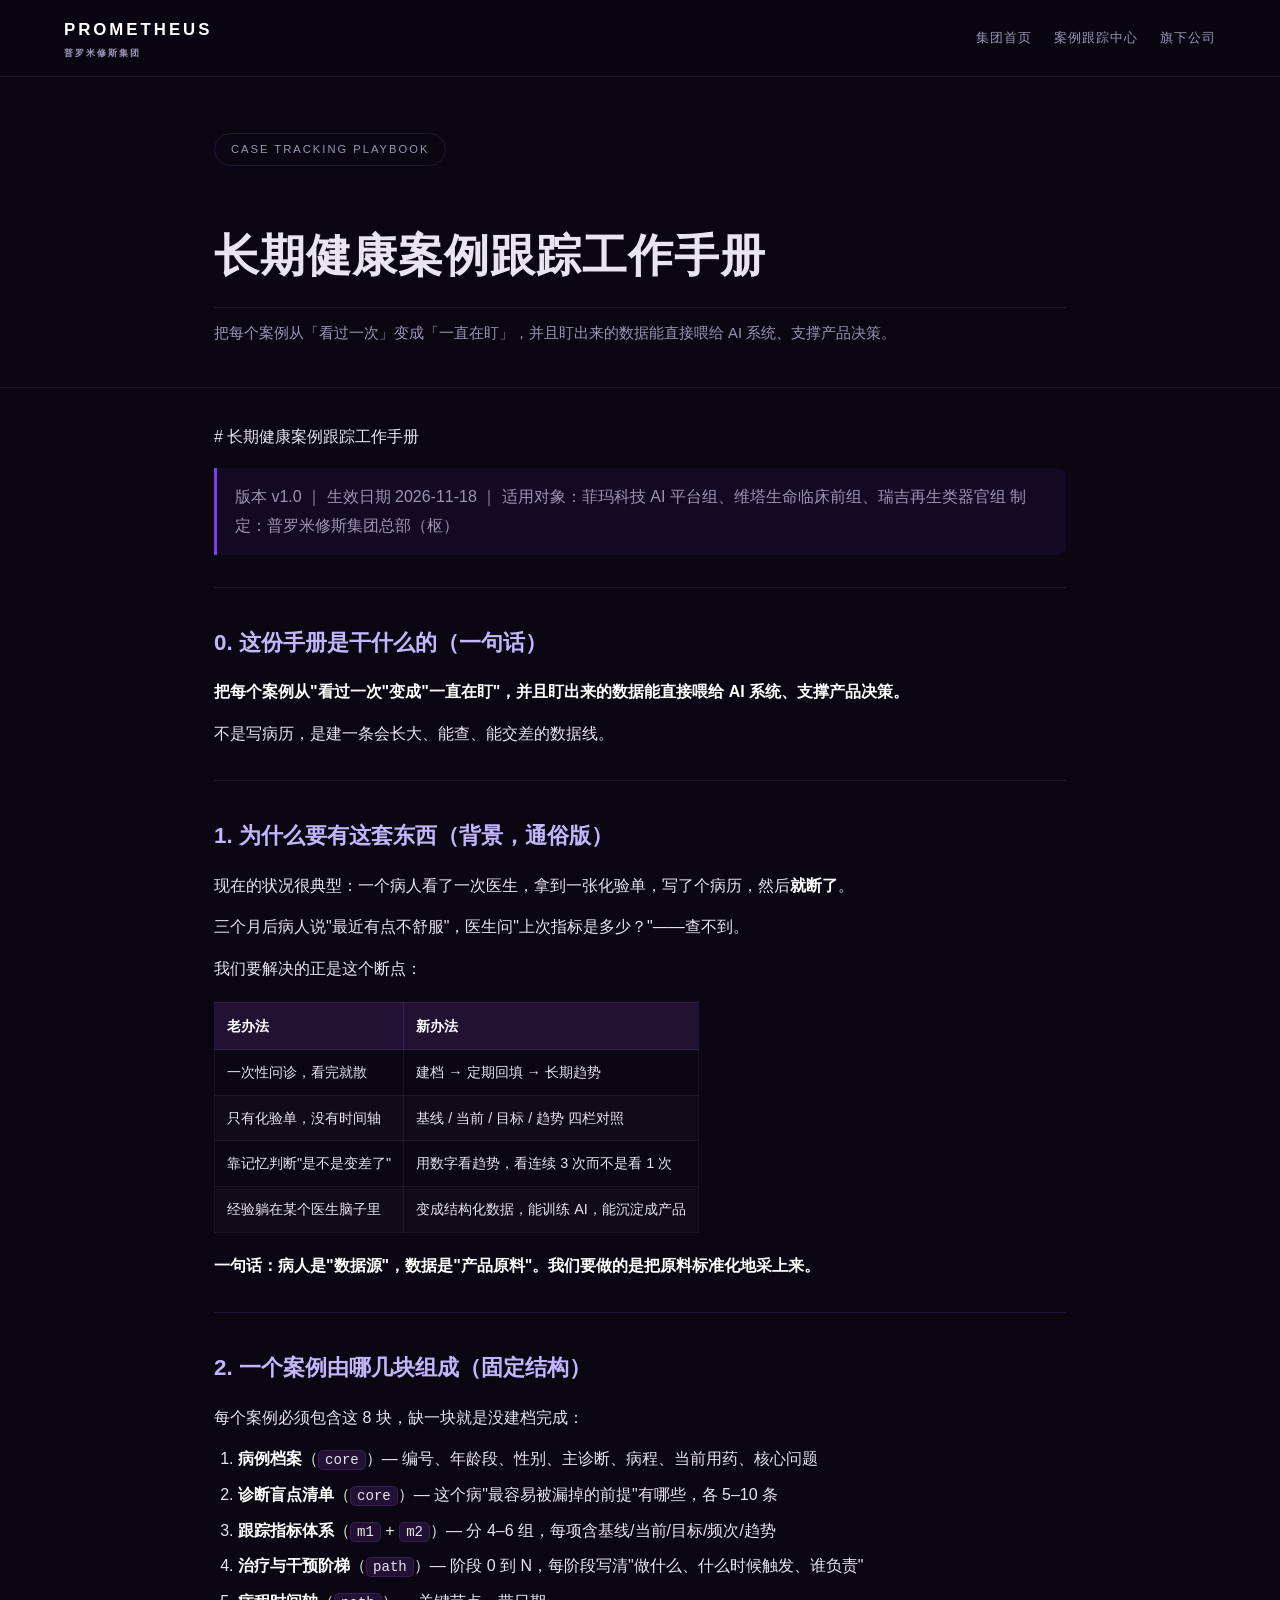
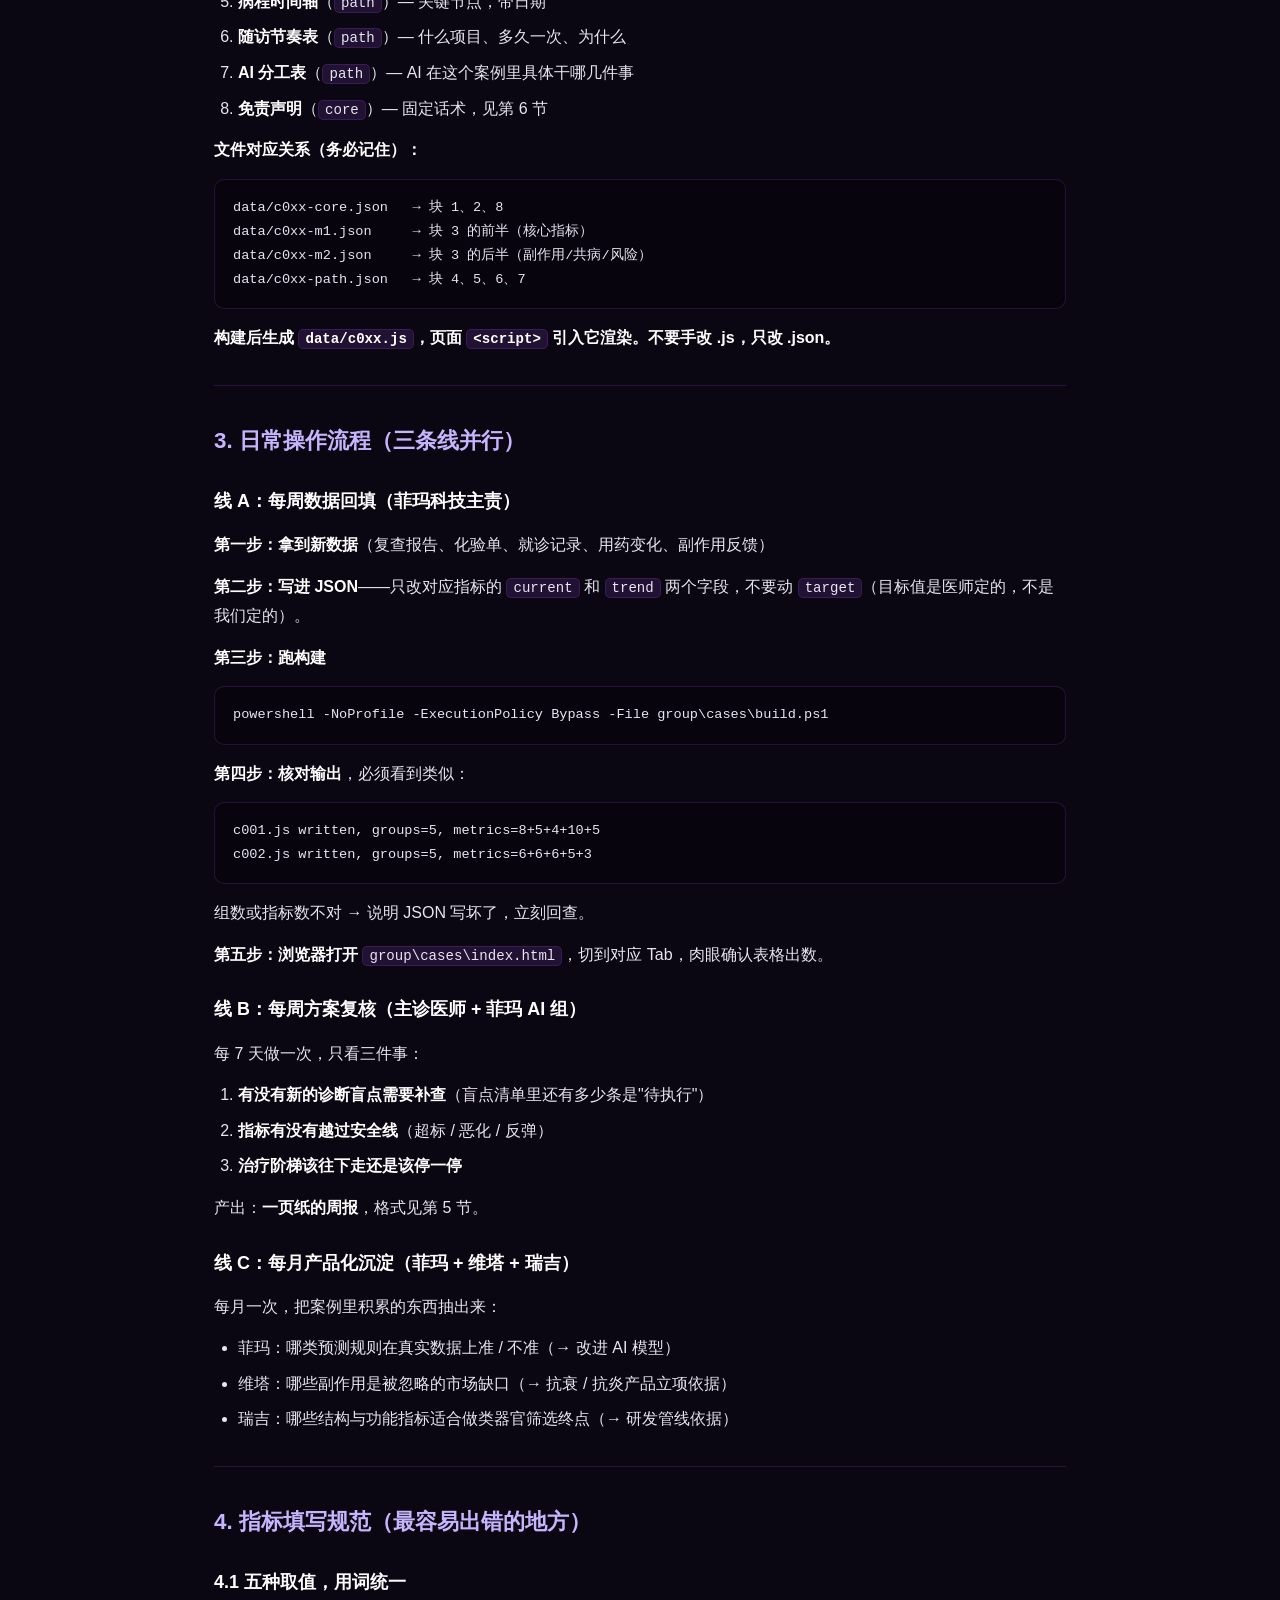
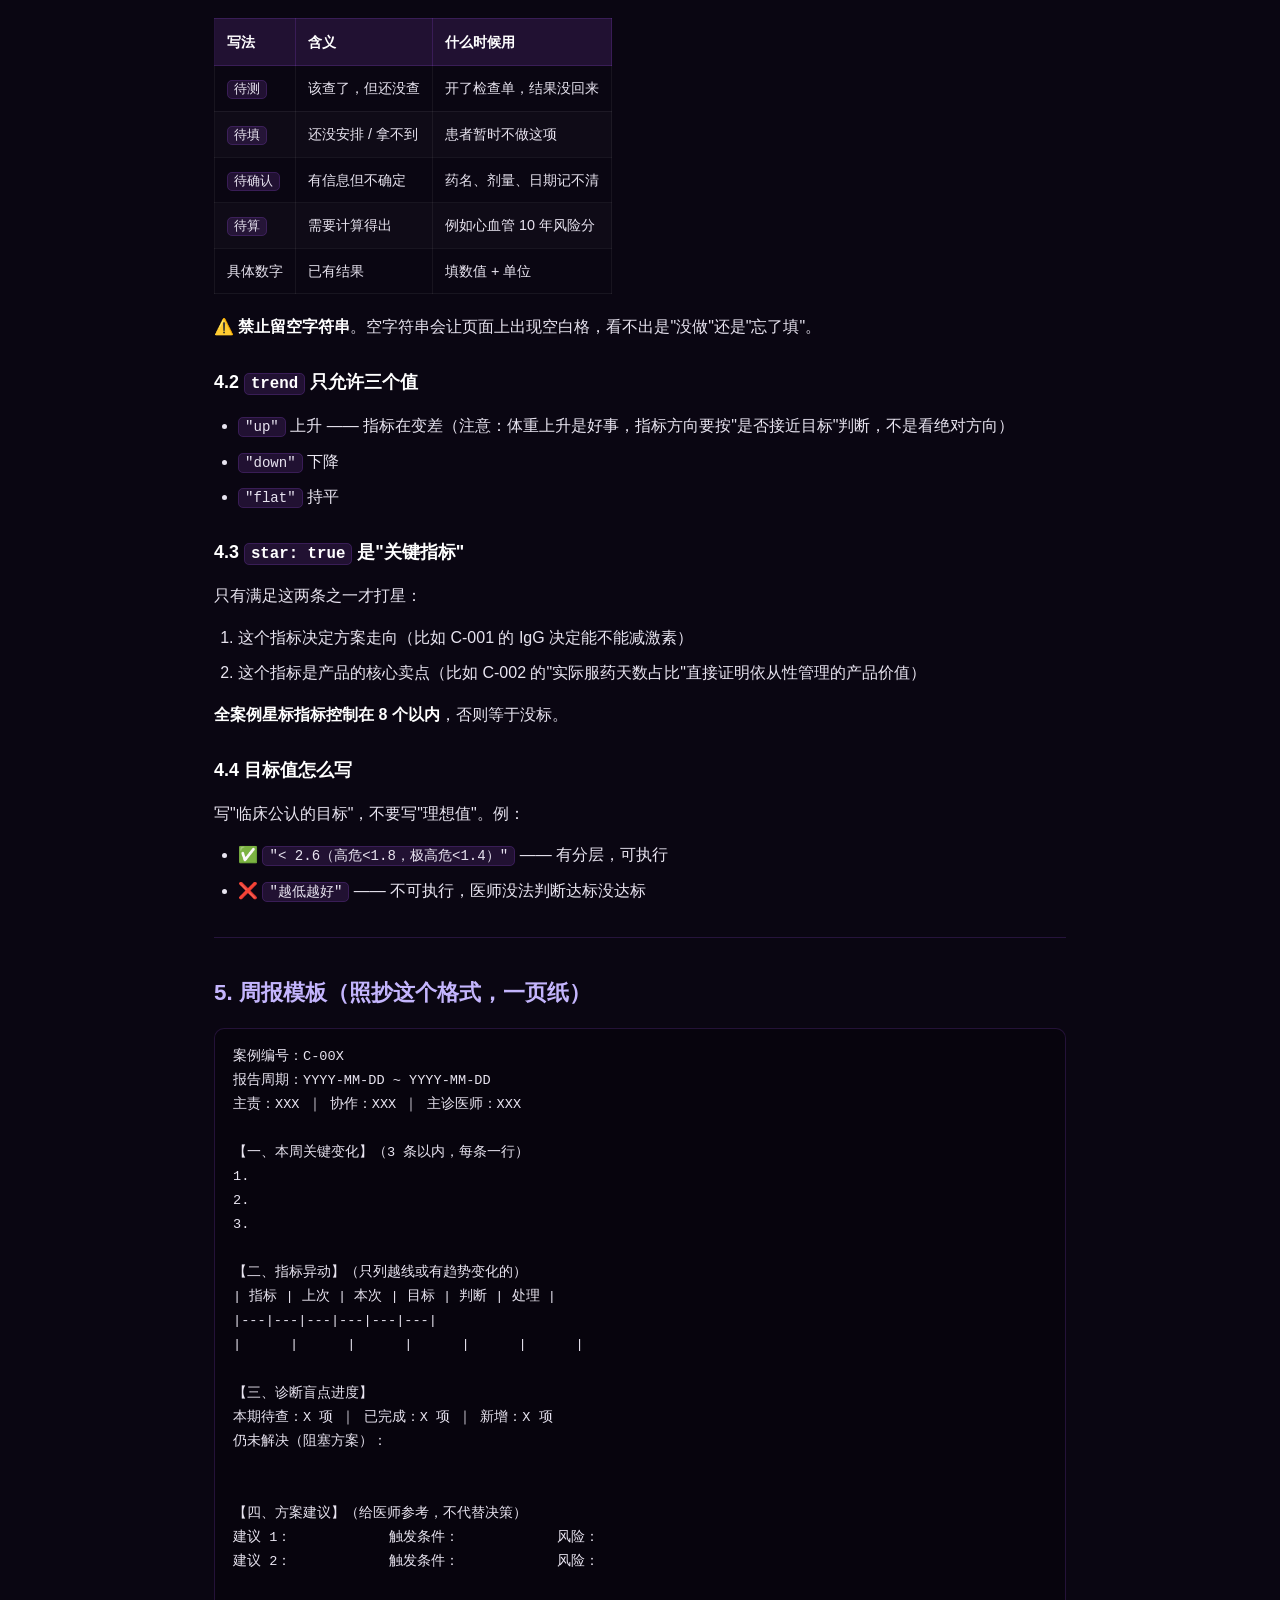
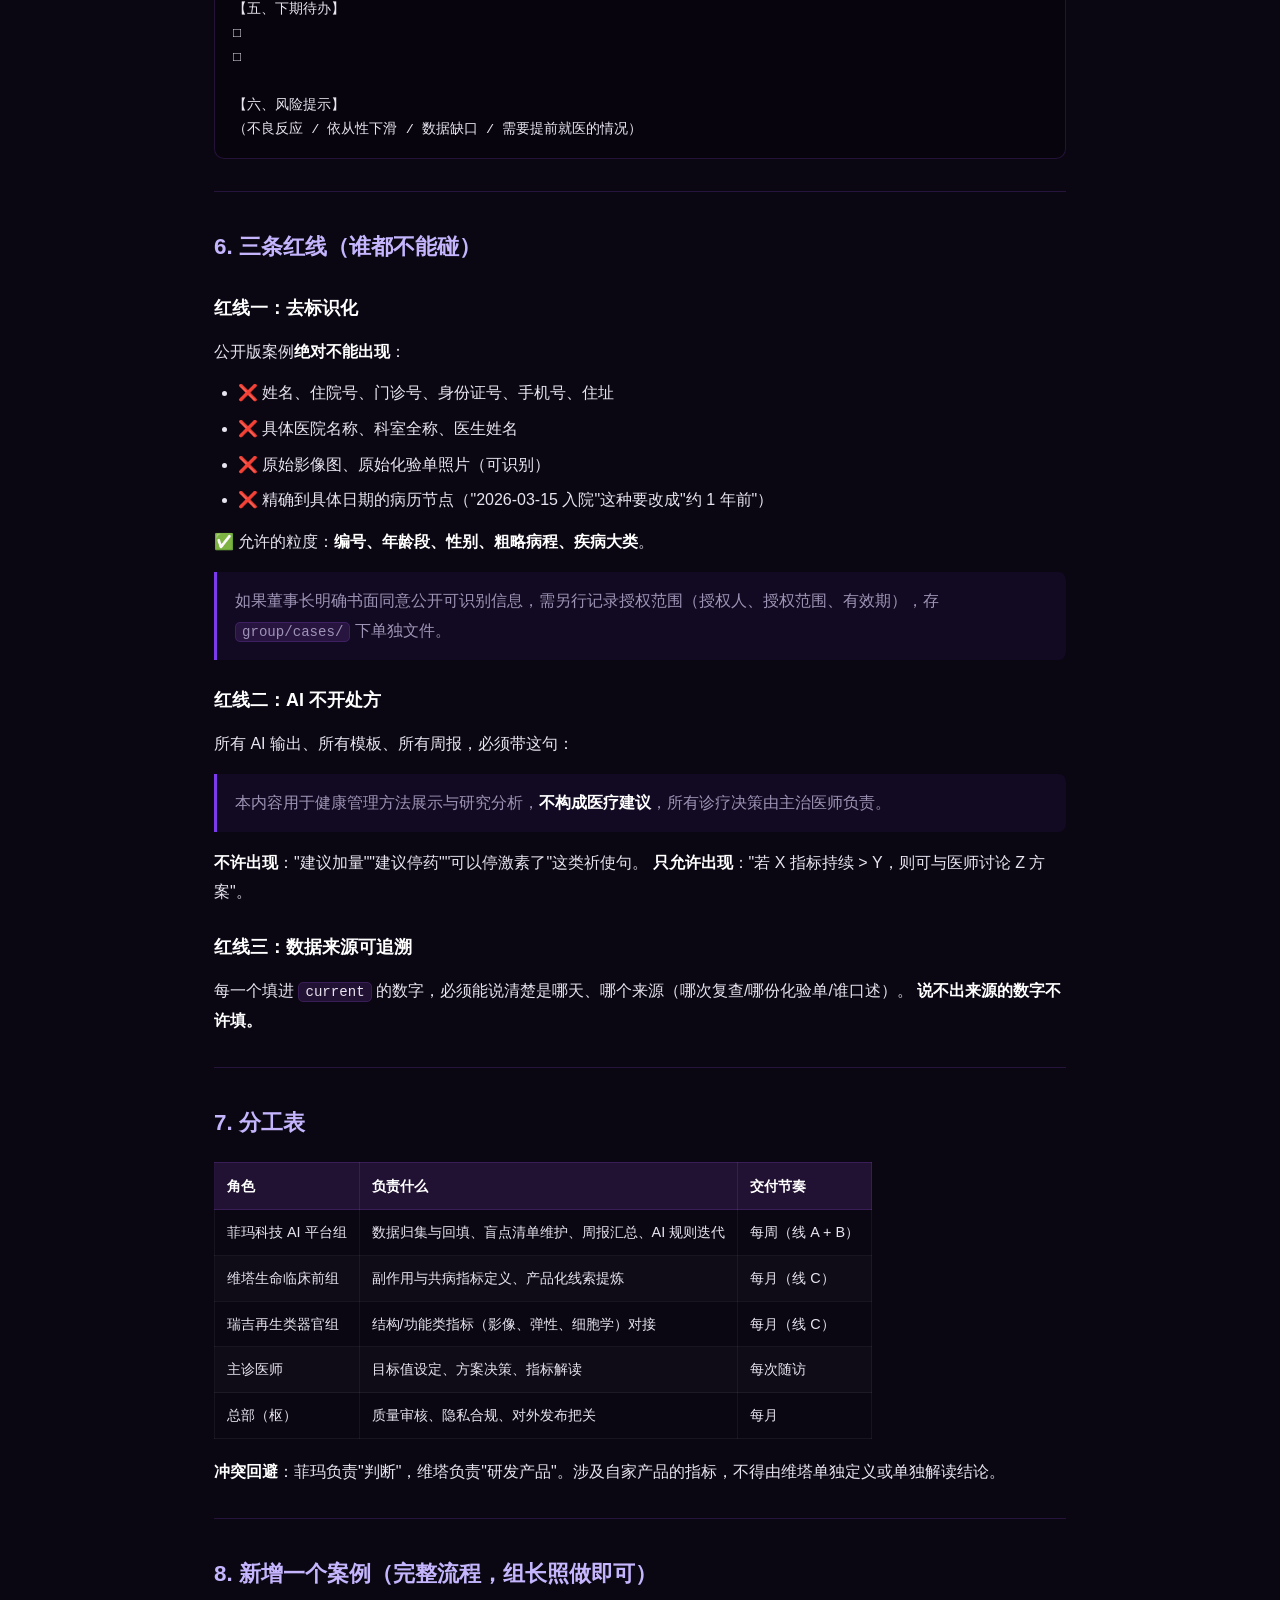
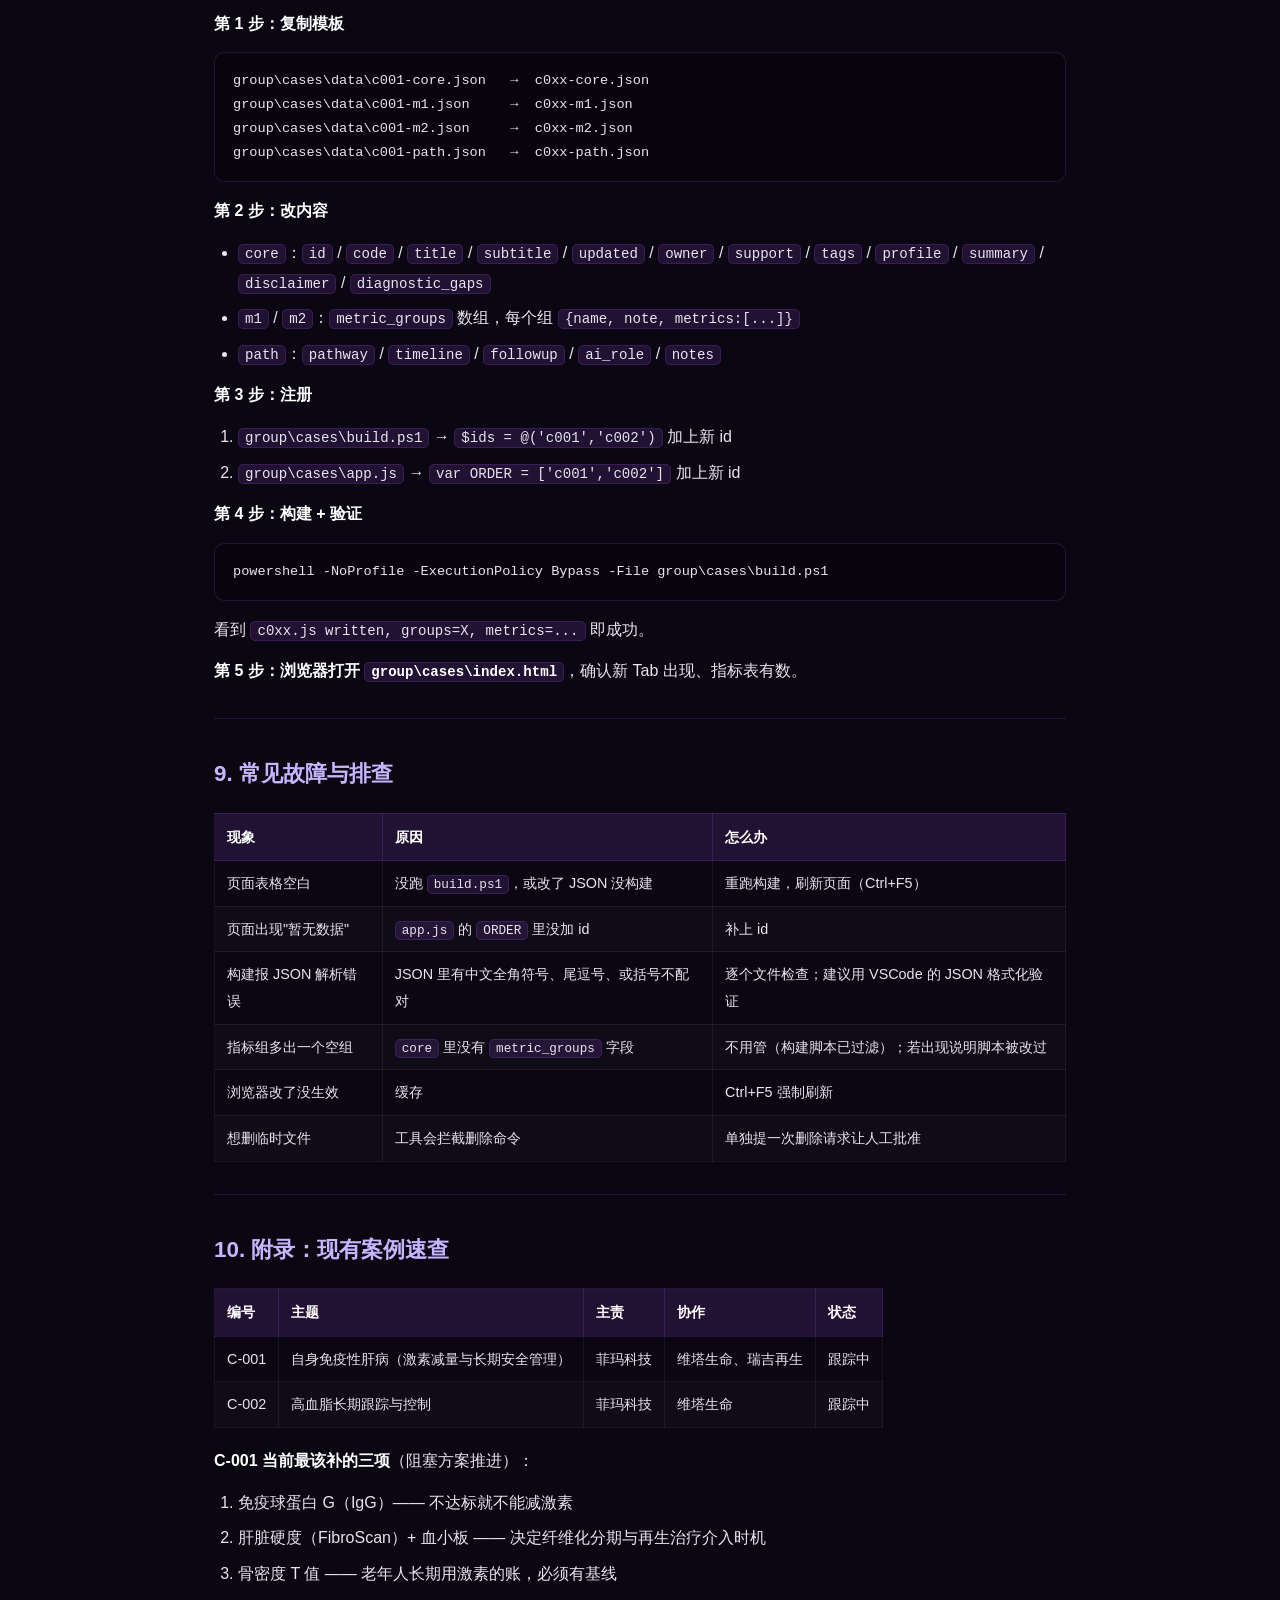
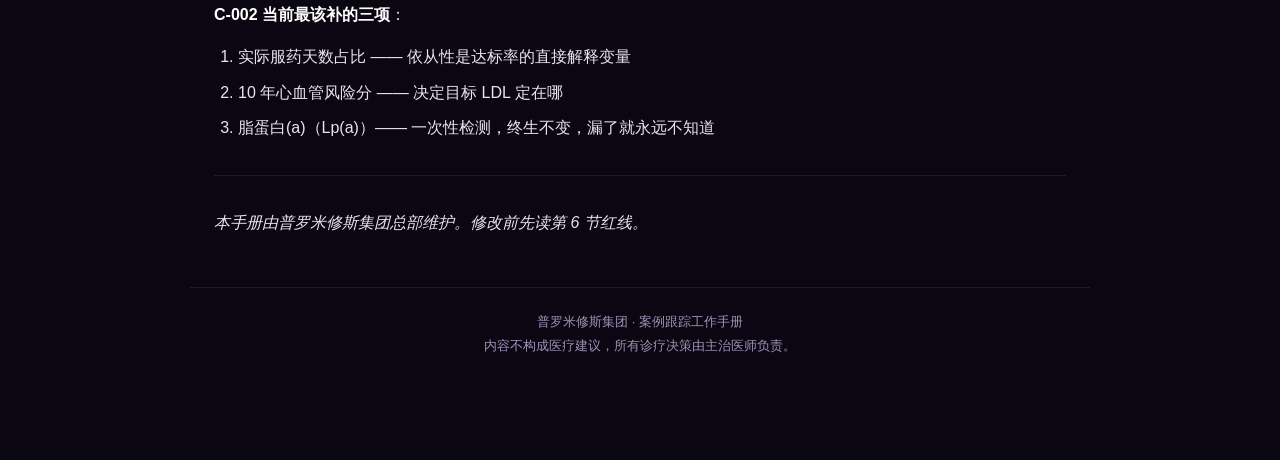
<file: cases/案例跟踪工作手册.html>
<!DOCTYPE html>
<html lang="zh-CN">
<head>
<meta charset="UTF-8">
<meta name="viewport" content="width=device-width, initial-scale=1.0">
<title>案例跟踪工作手册</title>
<style>
:root{--p1:#8b5cf6;--p2:#7c3aed;--p3:#c4b5fd;--bg:#0a0612;--card:#120b20;--tx:#e8e4f0;--tx2:#9d94b5;--line:rgba(168,85,247,.18);--acc:#38bdf8;--ok:#34d399;--warn:#fbbf24}
*{margin:0;padding:0;box-sizing:border-box}
body{font-family:"Noto Sans SC","Microsoft YaHei",sans-serif;background:var(--bg);color:var(--tx);line-height:1.85;padding:0 0 80px}
.doc{max-width:900px;margin:0 auto;padding:0 24px}
nav{position:sticky;top:0;z-index:100;background:rgba(10,6,18,.92);backdrop-filter:blur(20px);border-bottom:1px solid var(--line)}
.nav-in{max-width:1200px;margin:0 auto;padding:14px 24px;display:flex;justify-content:space-between;align-items:center;gap:16px;flex-wrap:wrap}
.logo{font-size:1.05em;font-weight:700;letter-spacing:3px;color:#fff}
.logo span{font-size:.55em;color:var(--tx2);letter-spacing:2px;display:block}
.nav-links{display:flex;gap:22px;flex-wrap:wrap}
.nav-links a{color:var(--tx2);text-decoration:none;font-size:.82em;letter-spacing:1px}
.nav-links a:hover{color:var(--p3)}
.hero{padding:56px 0 28px;border-bottom:1px solid var(--line);margin-bottom:34px}
.hero .tag{display:inline-block;padding:5px 16px;border:1px solid var(--line);border-radius:30px;font-size:.7em;letter-spacing:2px;color:var(--tx2);margin-bottom:14px}
.hero h1{font-size:clamp(1.8em,4.2vw,2.8em);font-weight:700;letter-spacing:1px;margin-bottom:10px}
.hero p{color:var(--tx2);font-size:.92em}
h1{font-size:2em;margin:34px 0 16px;padding-bottom:10px;border-bottom:1px solid var(--line)}
h2{font-size:1.4em;margin:34px 0 14px;color:var(--p3)}
h3{font-size:1.12em;margin:24px 0 10px;color:#fff}
h4{font-size:1em;margin:18px 0 8px;color:var(--acc)}
p{margin:12px 0}
ul,ol{margin:12px 0 12px 24px}
li{margin:6px 0}
a{color:var(--acc)}
hr{border:0;border-top:1px solid var(--line);margin:32px 0}
code{background:rgba(168,85,247,.14);border:1px solid var(--line);border-radius:5px;padding:1px 6px;font-size:.88em;font-family:Consolas,Monaco,monospace}
pre.code{background:#07040d;border:1px solid var(--line);border-radius:10px;padding:16px 18px;overflow-x:auto;margin:14px 0}
pre.code code{background:none;border:none;padding:0;font-size:.85em;line-height:1.7}
blockquote{border-left:3px solid var(--p2);background:rgba(124,58,237,.07);padding:14px 18px;margin:16px 0;border-radius:0 8px 8px 0;color:var(--tx2)}
blockquote p{margin:6px 0}
table.md-table{width:100%;border-collapse:collapse;margin:18px 0;font-size:.9em;display:block;overflow-x:auto}
table.md-table th{background:rgba(168,85,247,.14);color:#fff;text-align:left;padding:10px 12px;border:1px solid var(--line);white-space:nowrap}
table.md-table td{padding:9px 12px;border:1px solid rgba(255,255,255,.06);vertical-align:top}
table.md-table tr:nth-child(even) td{background:rgba(255,255,255,.02)}
strong{color:#fff}
del{opacity:.6}
footer{max-width:900px;margin:50px auto 0;padding:22px 24px;border-top:1px solid var(--line);color:var(--tx2);font-size:.8em;text-align:center}
@media(max-width:640px){.nav-in{flex-direction:column;align-items:flex-start}}
</style>
</head>
<body>
<nav><div class="nav-in">
<div class="logo">PROMETHEUS<span>普罗米修斯集团</span></div>
<div class="nav-links">
<a href="../index.html">集团首页</a>
<a href="index.html">案例跟踪中心</a>
<a href="../index.html#companies">旗下公司</a>
</div>
</div></nav>

<div class="hero"><div class="doc">
<span class="tag">CASE TRACKING PLAYBOOK</span>
<h1>长期健康案例跟踪工作手册</h1>
<p>把每个案例从「看过一次」变成「一直在盯」，并且盯出来的数据能直接喂给 AI 系统、支撑产品决策。</p>
</div></div>

<div class="doc">
<p>﻿# 长期健康案例跟踪工作手册</p>
<blockquote>版本 v1.0 ｜ 生效日期 2026-11-18 ｜ 适用对象：菲玛科技 AI 平台组、维塔生命临床前组、瑞吉再生类器官组 制定：普罗米修斯集团总部（枢）</blockquote>
<hr>
<h2>0. 这份手册是干什么的（一句话）</h2>
<p><strong>把每个案例从"看过一次"变成"一直在盯"，并且盯出来的数据能直接喂给 AI 系统、支撑产品决策。</strong></p>
<p>不是写病历，是建一条会长大、能查、能交差的数据线。</p>
<hr>
<h2>1. 为什么要有这套东西（背景，通俗版）</h2>
<p>现在的状况很典型：一个病人看了一次医生，拿到一张化验单，写了个病历，然后<strong>就断了</strong>。</p>
<p>三个月后病人说"最近有点不舒服"，医生问"上次指标是多少？"——查不到。</p>
<p>我们要解决的正是这个断点：</p>
<table class="md-table"><thead><tr><th>老办法</th><th>新办法</th></tr></thead><tbody><tr><td>一次性问诊，看完就散</td><td>建档 → 定期回填 → 长期趋势</td></tr><tr><td>只有化验单，没有时间轴</td><td>基线 / 当前 / 目标 / 趋势 四栏对照</td></tr><tr><td>靠记忆判断"是不是变差了"</td><td>用数字看趋势，看连续 3 次而不是看 1 次</td></tr><tr><td>经验躺在某个医生脑子里</td><td>变成结构化数据，能训练 AI，能沉淀成产品</td></tr></tbody></table>
<p><strong>一句话：病人是"数据源"，数据是"产品原料"。我们要做的是把原料标准化地采上来。</strong></p>
<hr>
<h2>2. 一个案例由哪几块组成（固定结构）</h2>
<p>每个案例必须包含这 8 块，缺一块就是没建档完成：</p>
<ol><li><strong>病例档案</strong>（<code>core</code>）— 编号、年龄段、性别、主诊断、病程、当前用药、核心问题</li><li><strong>诊断盲点清单</strong>（<code>core</code>）— 这个病"最容易被漏掉的前提"有哪些，各 5–10 条</li><li><strong>跟踪指标体系</strong>（<code>m1</code> + <code>m2</code>）— 分 4–6 组，每项含基线/当前/目标/频次/趋势</li><li><strong>治疗与干预阶梯</strong>（<code>path</code>）— 阶段 0 到 N，每阶段写清"做什么、什么时候触发、谁负责"</li><li><strong>病程时间轴</strong>（<code>path</code>）— 关键节点，带日期</li><li><strong>随访节奏表</strong>（<code>path</code>）— 什么项目、多久一次、为什么</li><li><strong>AI 分工表</strong>（<code>path</code>）— AI 在这个案例里具体干哪几件事</li><li><strong>免责声明</strong>（<code>core</code>）— 固定话术，见第 6 节</li></ol>
<p><strong>文件对应关系（务必记住）：</strong></p>
<pre class="code"><code>data/c0xx-core.json   → 块 1、2、8
data/c0xx-m1.json     → 块 3 的前半（核心指标）
data/c0xx-m2.json     → 块 3 的后半（副作用/共病/风险）
data/c0xx-path.json   → 块 4、5、6、7</code></pre>
<p><strong>构建后生成 <code>data/c0xx.js</code>，页面 <code>&lt;script&gt;</code> 引入它渲染。不要手改 .js，只改 .json。</strong></p>
<hr>
<h2>3. 日常操作流程（三条线并行）</h2>
<h3>线 A：每周数据回填（菲玛科技主责）</h3>
<p><strong>第一步：拿到新数据</strong>（复查报告、化验单、就诊记录、用药变化、副作用反馈）</p>
<p><strong>第二步：写进 JSON</strong>——只改对应指标的 <code>current</code> 和 <code>trend</code> 两个字段，不要动 <code>target</code>（目标值是医师定的，不是我们定的）。</p>
<p><strong>第三步：跑构建</strong></p>
<pre class="code"><code>powershell -NoProfile -ExecutionPolicy Bypass -File group\cases\build.ps1</code></pre>
<p><strong>第四步：核对输出</strong>，必须看到类似：</p>
<pre class="code"><code>c001.js written, groups=5, metrics=8+5+4+10+5
c002.js written, groups=5, metrics=6+6+6+5+3</code></pre>
<p>组数或指标数不对 → 说明 JSON 写坏了，立刻回查。</p>
<p><strong>第五步：浏览器打开</strong> <code>group\cases\index.html</code>，切到对应 Tab，肉眼确认表格出数。</p>
<h3>线 B：每周方案复核（主诊医师 + 菲玛 AI 组）</h3>
<p>每 7 天做一次，只看三件事：</p>
<ol><li><strong>有没有新的诊断盲点需要补查</strong>（盲点清单里还有多少条是"待执行"）</li><li><strong>指标有没有越过安全线</strong>（超标 / 恶化 / 反弹）</li><li><strong>治疗阶梯该往下走还是该停一停</strong></li></ol>
<p>产出：<strong>一页纸的周报</strong>，格式见第 5 节。</p>
<h3>线 C：每月产品化沉淀（菲玛 + 维塔 + 瑞吉）</h3>
<p>每月一次，把案例里积累的东西抽出来：</p>
<ul><li>菲玛：哪类预测规则在真实数据上准 / 不准（→ 改进 AI 模型）</li><li>维塔：哪些副作用是被忽略的市场缺口（→ 抗衰 / 抗炎产品立项依据）</li><li>瑞吉：哪些结构与功能指标适合做类器官筛选终点（→ 研发管线依据）</li></ul>
<hr>
<h2>4. 指标填写规范（最容易出错的地方）</h2>
<h3>4.1 五种取值，用词统一</h3>
<table class="md-table"><thead><tr><th>写法</th><th>含义</th><th>什么时候用</th></tr></thead><tbody><tr><td><code>待测</code></td><td>该查了，但还没查</td><td>开了检查单，结果没回来</td></tr><tr><td><code>待填</code></td><td>还没安排 / 拿不到</td><td>患者暂时不做这项</td></tr><tr><td><code>待确认</code></td><td>有信息但不确定</td><td>药名、剂量、日期记不清</td></tr><tr><td><code>待算</code></td><td>需要计算得出</td><td>例如心血管 10 年风险分</td></tr><tr><td>具体数字</td><td>已有结果</td><td>填数值 + 单位</td></tr></tbody></table>
<p>⚠️ <strong>禁止留空字符串</strong>。空字符串会让页面上出现空白格，看不出是"没做"还是"忘了填"。</p>
<h3>4.2 <code>trend</code> 只允许三个值</h3>
<ul><li><code>"up"</code> 上升 —— 指标在变差（注意：体重上升是好事，指标方向要按"是否接近目标"判断，不是看绝对方向）</li><li><code>"down"</code> 下降</li><li><code>"flat"</code> 持平</li></ul>
<h3>4.3 <code>star: true</code> 是"关键指标"</h3>
<p>只有满足这两条之一才打星：</p>
<ol><li>这个指标决定方案走向（比如 C-001 的 IgG 决定能不能减激素）</li><li>这个指标是产品的核心卖点（比如 C-002 的"实际服药天数占比"直接证明依从性管理的产品价值）</li></ol>
<p><strong>全案例星标指标控制在 8 个以内</strong>，否则等于没标。</p>
<h3>4.4 目标值怎么写</h3>
<p>写"临床公认的目标"，不要写"理想值"。例：</p>
<ul><li>✅ <code>"&lt; 2.6（高危&lt;1.8，极高危&lt;1.4）"</code> —— 有分层，可执行</li><li>❌ <code>"越低越好"</code> —— 不可执行，医师没法判断达标没达标</li></ul>
<hr>
<h2>5. 周报模板（照抄这个格式，一页纸）</h2>
<pre class="code"><code>案例编号：C-00X
报告周期：YYYY-MM-DD ~ YYYY-MM-DD
主责：XXX ｜ 协作：XXX ｜ 主诊医师：XXX

【一、本周关键变化】（3 条以内，每条一行）
1. 
2. 
3. 

【二、指标异动】（只列越线或有趋势变化的）
| 指标 | 上次 | 本次 | 目标 | 判断 | 处理 |
|---|---|---|---|---|---|
|      |      |      |      |      |      |

【三、诊断盲点进度】
本期待查：X 项 ｜ 已完成：X 项 ｜ 新增：X 项
仍未解决（阻塞方案）：


【四、方案建议】（给医师参考，不代替决策）
建议 1：            触发条件：            风险：
建议 2：            触发条件：            风险：

【五、下期待办】
□ 
□ 

【六、风险提示】
（不良反应 / 依从性下滑 / 数据缺口 / 需要提前就医的情况）</code></pre>
<hr>
<h2>6. 三条红线（谁都不能碰）</h2>
<h3>红线一：去标识化</h3>
<p>公开版案例<strong>绝对不能出现</strong>：</p>
<ul><li>❌ 姓名、住院号、门诊号、身份证号、手机号、住址</li><li>❌ 具体医院名称、科室全称、医生姓名</li><li>❌ 原始影像图、原始化验单照片（可识别）</li><li>❌ 精确到具体日期的病历节点（"2026-03-15 入院"这种要改成"约 1 年前"）</li></ul>
<p>✅ 允许的粒度：<strong>编号、年龄段、性别、粗略病程、疾病大类</strong>。</p>
<blockquote>如果董事长明确书面同意公开可识别信息，需另行记录授权范围（授权人、授权范围、有效期），存 <code>group/cases/</code> 下单独文件。</blockquote>
<h3>红线二：AI 不开处方</h3>
<p>所有 AI 输出、所有模板、所有周报，必须带这句：</p>
<blockquote>本内容用于健康管理方法展示与研究分析，<strong>不构成医疗建议</strong>，所有诊疗决策由主治医师负责。</blockquote>
<p><strong>不许出现</strong>："建议加量""建议停药""可以停激素了"这类祈使句。 <strong>只允许出现</strong>："若 X 指标持续 &gt; Y，则可与医师讨论 Z 方案"。</p>
<h3>红线三：数据来源可追溯</h3>
<p>每一个填进 <code>current</code> 的数字，必须能说清楚是哪天、哪个来源（哪次复查/哪份化验单/谁口述）。 <strong>说不出来源的数字不许填。</strong></p>
<hr>
<h2>7. 分工表</h2>
<table class="md-table"><thead><tr><th>角色</th><th>负责什么</th><th>交付节奏</th></tr></thead><tbody><tr><td>菲玛科技 AI 平台组</td><td>数据归集与回填、盲点清单维护、周报汇总、AI 规则迭代</td><td>每周（线 A + B）</td></tr><tr><td>维塔生命临床前组</td><td>副作用与共病指标定义、产品化线索提炼</td><td>每月（线 C）</td></tr><tr><td>瑞吉再生类器官组</td><td>结构/功能类指标（影像、弹性、细胞学）对接</td><td>每月（线 C）</td></tr><tr><td>主诊医师</td><td>目标值设定、方案决策、指标解读</td><td>每次随访</td></tr><tr><td>总部（枢）</td><td>质量审核、隐私合规、对外发布把关</td><td>每月</td></tr></tbody></table>
<p><strong>冲突回避</strong>：菲玛负责"判断"，维塔负责"研发产品"。涉及自家产品的指标，不得由维塔单独定义或单独解读结论。</p>
<hr>
<h2>8. 新增一个案例（完整流程，组长照做即可）</h2>
<p><strong>第 1 步：复制模板</strong></p>
<pre class="code"><code>group\cases\data\c001-core.json   →  c0xx-core.json
group\cases\data\c001-m1.json     →  c0xx-m1.json
group\cases\data\c001-m2.json     →  c0xx-m2.json
group\cases\data\c001-path.json   →  c0xx-path.json</code></pre>
<p><strong>第 2 步：改内容</strong></p>
<ul><li><code>core</code>：<code>id</code> / <code>code</code> / <code>title</code> / <code>subtitle</code> / <code>updated</code> / <code>owner</code> / <code>support</code> / <code>tags</code> / <code>profile</code> / <code>summary</code> / <code>disclaimer</code> / <code>diagnostic_gaps</code></li><li><code>m1</code> / <code>m2</code>：<code>metric_groups</code> 数组，每个组 <code>{name, note, metrics:[...]}</code></li><li><code>path</code>：<code>pathway</code> / <code>timeline</code> / <code>followup</code> / <code>ai_role</code> / <code>notes</code></li></ul>
<p><strong>第 3 步：注册</strong></p>
<ol><li><code>group\cases\build.ps1</code> → <code>$ids = @('c001','c002')</code> 加上新 id</li><li><code>group\cases\app.js</code> → <code>var ORDER = ['c001','c002']</code> 加上新 id</li></ol>
<p><strong>第 4 步：构建 + 验证</strong></p>
<pre class="code"><code>powershell -NoProfile -ExecutionPolicy Bypass -File group\cases\build.ps1</code></pre>
<p>看到 <code>c0xx.js written, groups=X, metrics=...</code> 即成功。</p>
<p><strong>第 5 步：浏览器打开 <code>group\cases\index.html</code></strong>，确认新 Tab 出现、指标表有数。</p>
<hr>
<h2>9. 常见故障与排查</h2>
<table class="md-table"><thead><tr><th>现象</th><th>原因</th><th>怎么办</th></tr></thead><tbody><tr><td>页面表格空白</td><td>没跑 <code>build.ps1</code>，或改了 JSON 没构建</td><td>重跑构建，刷新页面（Ctrl+F5）</td></tr><tr><td>页面出现"暂无数据"</td><td><code>app.js</code> 的 <code>ORDER</code> 里没加 id</td><td>补上 id</td></tr><tr><td>构建报 JSON 解析错误</td><td>JSON 里有中文全角符号、尾逗号、或括号不配对</td><td>逐个文件检查；建议用 VSCode 的 JSON 格式化验证</td></tr><tr><td>指标组多出一个空组</td><td><code>core</code> 里没有 <code>metric_groups</code> 字段</td><td>不用管（构建脚本已过滤）；若出现说明脚本被改过</td></tr><tr><td>浏览器改了没生效</td><td>缓存</td><td>Ctrl+F5 强制刷新</td></tr><tr><td>想删临时文件</td><td>工具会拦截删除命令</td><td>单独提一次删除请求让人工批准</td></tr></tbody></table>
<hr>
<h2>10. 附录：现有案例速查</h2>
<table class="md-table"><thead><tr><th>编号</th><th>主题</th><th>主责</th><th>协作</th><th>状态</th></tr></thead><tbody><tr><td>C-001</td><td>自身免疫性肝病（激素减量与长期安全管理）</td><td>菲玛科技</td><td>维塔生命、瑞吉再生</td><td>跟踪中</td></tr><tr><td>C-002</td><td>高血脂长期跟踪与控制</td><td>菲玛科技</td><td>维塔生命</td><td>跟踪中</td></tr></tbody></table>
<p><strong>C-001 当前最该补的三项</strong>（阻塞方案推进）：</p>
<ol><li>免疫球蛋白 G（IgG）—— 不达标就不能减激素</li><li>肝脏硬度（FibroScan）+ 血小板 —— 决定纤维化分期与再生治疗介入时机</li><li>骨密度 T 值 —— 老年人长期用激素的账，必须有基线</li></ol>
<p><strong>C-002 当前最该补的三项</strong>：</p>
<ol><li>实际服药天数占比 —— 依从性是达标率的直接解释变量</li><li>10 年心血管风险分 —— 决定目标 LDL 定在哪</li><li>脂蛋白(a)（Lp(a)）—— 一次性检测，终生不变，漏了就永远不知道</li></ol>
<hr>
<p><em>本手册由普罗米修斯集团总部维护。修改前先读第 6 节红线。</em></p>
</div>

<footer>普罗米修斯集团 · 案例跟踪工作手册<br>内容不构成医疗建议，所有诊疗决策由主治医师负责。</footer>
</body>
</html>
</file>
<file: cases/style.css>
:root{
  --p1:#a855f7;--p2:#7c3aed;--p3:#c084fc;--p4:#4c1d95;
  --bg:#0a0612;--bg2:#120a20;--card:#150d26;--line:rgba(168,85,247,.18);
  --tx:#f2ecff;--tx2:#a99cc4;--acc:#38bdf8;--ok:#34d399;--warn:#fbbf24;--bad:#fb7185;
}
*{margin:0;padding:0;box-sizing:border-box}
body{font-family:"Noto Sans SC","Microsoft YaHei",sans-serif;background:var(--bg);color:var(--tx);line-height:1.75}
.wrap{max-width:1200px;margin:0 auto;padding:0 24px}

/* nav */
nav{position:sticky;top:0;z-index:100;background:rgba(10,6,18,.9);backdrop-filter:blur(20px);border-bottom:1px solid var(--line)}
.nav-in{max-width:1200px;margin:0 auto;padding:14px 24px;display:flex;justify-content:space-between;align-items:center}
.logo{font-size:1.05em;font-weight:700;letter-spacing:3px;color:#fff}
.logo span{font-size:.55em;color:var(--tx2);letter-spacing:2px;display:block}
.nav-links{display:flex;gap:26px;flex-wrap:wrap}
.nav-links a{color:var(--tx2);text-decoration:none;font-size:.82em;letter-spacing:1px}
.nav-links a:hover,.nav-links a.on{color:var(--p3)}

/* hero */
.hero{padding:70px 0 40px;text-align:center;
  background:radial-gradient(ellipse at 50% 0%,rgba(124,58,237,.22),transparent 65%)}
.hero .tag{display:inline-block;padding:5px 16px;border:1px solid var(--line);border-radius:30px;font-size:.7em;letter-spacing:3px;color:var(--p3)}
.hero h1{font-size:clamp(1.9em,4.5vw,3.1em);font-weight:700;margin:18px 0 12px;letter-spacing:2px}
.hero h1 em{font-style:normal;color:var(--p3)}
.hero p{color:var(--tx2);max-width:760px;margin:0 auto;font-size:.95em}
.hero .meta{margin-top:22px;display:flex;gap:26px;justify-content:center;flex-wrap:wrap;font-size:.78em;color:var(--tx2)}
.hero .meta b{color:var(--p3);font-size:1.25em;display:block;font-weight:700}

/* disclaimer */
.note{border:1px solid var(--line);border-left:3px solid var(--warn);background:rgba(251,191,36,.05);
  padding:14px 18px;border-radius:8px;color:var(--tx2);font-size:.85em;margin:26px 0}

/* tabs */
.tabs{display:flex;gap:10px;margin:30px 0 22px;flex-wrap:wrap}
.tab{padding:9px 22px;border:1px solid var(--line);border-radius:30px;background:transparent;color:var(--tx2);
  cursor:pointer;font-size:.85em;font-family:inherit;transition:.25s}
.tab:hover{border-color:var(--p2);color:var(--tx)}
.tab.on{background:linear-gradient(135deg,var(--p2),var(--p1));color:#fff;border-color:transparent;box-shadow:0 4px 18px rgba(124,58,237,.35)}
</file>
<file: cases/style2.css>
/* cards */
.card{background:var(--card);border:1px solid var(--line);border-radius:14px;padding:26px;margin-bottom:20px}
.card h3{font-size:1.12em;margin-bottom:6px}
.card .sub{color:var(--tx2);font-size:.86em;margin-bottom:14px}
.chips{display:flex;gap:8px;flex-wrap:wrap;margin-bottom:14px}
.chip{font-size:.72em;padding:3px 11px;border-radius:20px;background:rgba(168,85,247,.12);
  border:1px solid var(--line);color:var(--p3)}
.chip.own{background:rgba(56,189,248,.1);border-color:rgba(56,189,248,.25);color:var(--acc)}
.chip.st{background:rgba(52,211,153,.1);border-color:rgba(52,211,153,.25);color:var(--ok)}

.grid2{display:grid;grid-template-columns:1fr 1fr;gap:20px}
@media(max-width:820px){.grid2{grid-template-columns:1fr}}

/* profile table */
.ptable{width:100%;border-collapse:collapse;font-size:.88em}
.ptable td{padding:9px 4px;border-bottom:1px solid rgba(255,255,255,.05);vertical-align:top}
.ptable td:first-child{color:var(--tx2);width:32%;white-space:nowrap}

/* gaps */
.gap{border-left:2px solid var(--p2);padding:12px 16px;margin-bottom:12px;background:rgba(124,58,237,.06);border-radius:0 8px 8px 0}
.gap .it{font-weight:600;font-size:.92em}
.gap .wy{color:var(--tx2);font-size:.85em;margin-top:3px}

/* metric table */
.mtable{width:100%;border-collapse:collapse;font-size:.85em;margin-top:10px}
.mtable th{text-align:left;color:var(--p3);font-weight:600;padding:9px 8px;border-bottom:1px solid var(--line);font-size:.9em;white-space:nowrap}
.mtable td{padding:9px 8px;border-bottom:1px solid rgba(255,255,255,.05)}
.mtable tr:hover td{background:rgba(168,85,247,.05)}
.star{color:var(--warn)}
.trend{font-size:.85em;padding:2px 8px;border-radius:20px}
.trend.up{color:var(--bad);background:rgba(251,113,133,.12)}
.trend.down{color:var(--ok);background:rgba(52,211,153,.12)}
.trend.flat{color:var(--tx2);background:rgba(255,255,255,.05)}

/* ---------- 通俗结论与建议 ---------- */
.plain-box{background:linear-gradient(135deg,rgba(168,85,247,.16),rgba(124,58,237,.06));
  border:1px solid rgba(168,85,247,.38);border-radius:14px;padding:18px 20px;margin:4px 0 2px}
.plain-box .pb-t{font-weight:700;color:#e9d5ff;font-size:1.02em;margin-bottom:9px;letter-spacing:.5px}
.plain-box .pb-c{font-size:1em;line-height:1.8;color:#f5edff;margin-bottom:12px}
.plain-box .pb-l{list-style:none;margin:0;padding:0}
.plain-box .pb-l li{position:relative;padding-left:20px;margin:7px 0;font-size:.94em;line-height:1.75;color:#e9def7}
.plain-box .pb-l li::before{content:'\25B8';position:absolute;left:0;color:#c084fc}
.plain-box .pb-n{margin-top:11px;font-size:.88em;line-height:1.75;color:#b9a9d6;
  border-top:1px dashed rgba(168,85,247,.32);padding-top:10px}
.plain-grp{margin:10px 0 14px;padding:11px 14px;border-left:3px solid #a855f7;
  background:rgba(124,58,237,.12);border-radius:0 10px 10px 0}
.plain-grp .pg-c{font-size:.95em;line-height:1.75;color:#f2e8ff}
.plain-grp .pg-a{font-size:.9em;line-height:1.75;color:#cbb9e6;margin-top:5px}
.plain-grp .pg-k{color:#c084fc;font-weight:700}

/* ---------- 置顶治疗方案 ---------- */
.plan-box{background:linear-gradient(135deg,rgba(16,185,129,.13),rgba(59,130,246,.07));
  border:1px solid rgba(16,185,129,.42);border-radius:14px;padding:18px 20px;margin:4px 0 2px}
.plan-box .pb-h{font-size:1.12em;font-weight:800;color:#5eead4;letter-spacing:.6px;margin-bottom:4px}
.plan-box .pb-head{font-size:1.08em;font-weight:700;color:#ffffff;margin:6px 0 4px}
.plan-box .pb-why{font-size:.92em;line-height:1.75;color:#cde8e2;margin-bottom:12px}
.plan-box table{width:100%;border-collapse:collapse;font-size:.92em}
.plan-box th{text-align:left;color:#9fe8dc;font-weight:700;padding:7px 8px;border-bottom:1px solid rgba(16,185,129,.3);font-size:.95em}
.plan-box td{padding:8px;border-bottom:1px solid rgba(255,255,255,.07);vertical-align:top;line-height:1.7;color:#eef6f4}
.plan-box td.w{white-space:nowrap;color:#8ef0dd;font-weight:700}
.plan-box td.n{color:#a9c4c0;font-size:.92em}
.plan-box .pb-goal{margin-top:12px;font-size:.92em;line-height:1.75;color:#d8f3ec;
  border-left:3px solid #10b981;padding:8px 12px;background:rgba(16,185,129,.08);border-radius:0 8px 8px 0}
.plan-box .pb-guard{margin:10px 0 0;padding:0;list-style:none}
.plan-box .pb-guard li{position:relative;padding-left:20px;margin:5px 0;font-size:.9em;line-height:1.7;color:#cfe6e1}
.plan-box .pb-guard li::before{content:'\26A0';position:absolute;left:0;color:#fbbf24;font-size:.9em}
.plan-box .pb-confirm{margin-top:12px;padding-top:10px;border-top:1px dashed rgba(16,185,129,.3);
  font-size:.9em;line-height:1.8;color:#bcd4d0}
.plan-box .pb-confirm b{color:#8ef0dd}
</file>
<file: cases/style3.css>
/* pathway */
.stage{display:flex;gap:16px;padding:14px 0;border-bottom:1px solid rgba(255,255,255,.05)}
.stage .num{flex:0 0 78px;font-size:.82em;color:var(--p3);font-weight:600;padding-top:2px}
.stage .body{flex:1}
.stage .pl{font-size:.92em;margin-bottom:5px}
.stage .tr{font-size:.82em;color:var(--tx2)}
.stage .ow{font-size:.78em;color:var(--acc);margin-top:4px}

/* timeline */
.tl{position:relative;padding-left:26px}
.tl::before{content:'';position:absolute;left:6px;top:6px;bottom:6px;width:1px;background:var(--line)}
.tl-item{position:relative;padding:0 0 20px}
.tl-item::before{content:'';position:absolute;left:-24px;top:8px;width:9px;height:9px;border-radius:50%;
  background:var(--p1);box-shadow:0 0 0 3px rgba(168,85,247,.15)}
.tl-date{font-size:.75em;color:var(--p3);letter-spacing:1px}
.tl-title{font-weight:600;font-size:.95em;margin:2px 0 3px}
.tl-detail{font-size:.86em;color:var(--tx2)}

/* followup */
.fu{width:100%;border-collapse:collapse;font-size:.87em}
.fu th{text-align:left;color:var(--p3);padding:9px 8px;border-bottom:1px solid var(--line)}
.fu td{padding:9px 8px;border-bottom:1px solid rgba(255,255,255,.05);color:var(--tx2)}
.fu td:first-child{color:var(--tx)}

/* ai role */
.ai{display:grid;grid-template-columns:repeat(auto-fit,minmax(240px,1fr));gap:14px}
.ai-i{background:rgba(56,189,248,.05);border:1px solid rgba(56,189,248,.18);border-radius:10px;padding:15px}
.ai-i .h{font-size:.9em;font-weight:600;color:var(--acc);margin-bottom:5px}
.ai-i .d{font-size:.84em;color:var(--tx2)}

h2.sec{font-size:1.15em;margin:34px 0 14px;padding-left:12px;border-left:3px solid var(--p1)}
.sec-t{color:var(--tx2);font-size:.85em;margin:-8px 0 14px}
/* trend variants for lab values (low is not "good") */
.trend.low{color:var(--warn);background:rgba(251,191,36,.12)}

/* gap / finding status chips */
.chip.st-ok{background:rgba(52,211,153,.1);border-color:rgba(52,211,153,.25);color:var(--ok)}
.chip.st-doing{background:rgba(251,191,36,.1);border-color:rgba(251,191,36,.28);color:var(--warn)}
.chip.st-todo{background:rgba(255,255,255,.05);border-color:rgba(255,255,255,.12);color:var(--tx2)}

/* findings block */
.gap .wy strong{color:var(--tx)}

footer{margin-top:60px;padding:30px 0 50px;border-top:1px solid var(--line);text-align:center;color:var(--tx2);font-size:.8em}
.back{display:inline-block;margin-bottom:20px;color:var(--p3);text-decoration:none;font-size:.85em}
.back:hover{color:var(--p1)}

/* ---------- Mobile layout for case center ---------- */
@media(max-width:768px){
  .nav-in{padding:10px 16px;align-items:center;flex-wrap:wrap;gap:8px}
  .nav-links{width:100%;flex:0 0 100%;gap:0;justify-content:flex-start;flex-wrap:nowrap;
    overflow-x:auto;-webkit-overflow-scrolling:touch;scrollbar-width:none;padding-bottom:2px}
  .nav-links::-webkit-scrollbar{display:none}
  .nav-links a{font-size:.72em;letter-spacing:0;white-space:nowrap;padding:4px 8px}
  .hero{padding:40px 0 26px}
  .hero h1{font-size:1.55em;letter-spacing:1px}
  .hero p{font-size:.9em;padding:0 4px}
  .hero .meta{gap:16px}
  .wrap{padding:0 16px}
  .card{padding:16px 14px}
  .tab{padding:7px 14px;font-size:.78em}
  h2.sec{font-size:1.05em;margin:26px 0 10px}
  .note{padding:12px 14px;font-size:.82em}
  /* ---------- 表格：手机端改为卡片式，避免列被挤窄（如“当前治疗方案”第3列）---------- */
  .mtable,.fu,.plan-box table{display:block;width:100%}
  .mtable thead,.fu thead,.plan-box table thead{display:none}
  .mtable tbody,.fu tbody,.plan-box table tbody{display:block}
  .mtable tr,.fu tr,.plan-box table tr{display:block;background:rgba(255,255,255,.03);
    border:1px solid var(--line);border-radius:10px;padding:9px 12px;margin:10px 0}
  .mtable td,.fu td,.plan-box table td{display:block;border:none;padding:3px 0;
    font-size:.86em;line-height:1.7;white-space:normal;word-break:break-word;overflow-wrap:anywhere}
  .mtable td::before,.fu td::before,.plan-box table td::before{content:attr(data-label);
    display:inline-block;min-width:4.6em;margin-right:6px;color:var(--p3);font-size:.92em;font-weight:600}
  .mtable td.t-first::before,.fu td.t-first::before,.plan-box table td.t-first::before{display:none}
  .mtable td.t-first,.fu td.t-first,.plan-box table td.t-first{font-size:.95em;font-weight:700;
    color:#fff;margin-bottom:5px;line-height:1.6}
  .plan-box table td.w{white-space:normal}
  .plan-box table td.n{font-size:.86em}
  .mtable tr:hover td,.fu tr:hover td{background:transparent}
  /* 表格整体不撑破视口：全部改成块级，宽度锁定 100% */
  .mtable,.fu,.plan-box table,.ptable{display:block;width:100%;table-layout:fixed;max-width:100%}
  .ptable td,.mtable td,.fu td,.plan-box table td{max-width:100%;word-break:break-word;overflow-wrap:anywhere}
  .card a,.note a,td a{word-break:break-all;overflow-wrap:anywhere}
  .plan-box table tr,.mtable tr,.fu tr{max-width:100%}
  /* 病例档案：项目名一行、内容一行 */
  .ptable{font-size:.86em}
  .ptable tr{display:block;padding:7px 0;border-bottom:1px solid rgba(255,255,255,.05)}
  .ptable td{display:block;padding:1px 0;border:none;width:auto;white-space:normal}
  .ptable td:first-child{color:var(--p3);font-size:.82em;font-weight:600;width:auto}
  /* 其余板块在手机上的留白与字号 */
  .plan-box,.plain-box{padding:14px 13px}
  .plan-box .pb-h{font-size:1.02em}
  .plan-box .pb-head{font-size:1em}
  .plain-box .pb-c{font-size:.94em}
  .sec-t{font-size:.8em;line-height:1.7}
  .card h3{font-size:.95em}
  .gap .wy{font-size:.86em;line-height:1.7}
  .note{font-size:.8em;line-height:1.7}
  .card,.plan-box,.plain-box,.gap,.plain-grp{word-break:break-word;overflow-wrap:anywhere}
  .stage{flex-direction:column;gap:4px}
  .stage .num{flex:none}
  .ai{grid-template-columns:1fr}
  .tl{padding-left:22px}
  footer{margin-top:36px;padding:20px 0 34px}
}
</file>
<file: cases/style4.css>
/* 隐藏浏览器滚动条（页面仍可正常滚动：滚轮、触控板、键盘方向键、空格键均不受影响） */
html, body {
  scrollbar-width: none;
  -ms-overflow-style: none;
}
html::-webkit-scrollbar,
body::-webkit-scrollbar {
  width: 0;
  height: 0;
  display: none;
}
* {
  scrollbar-width: none;
  -ms-overflow-style: none;
}
*::-webkit-scrollbar {
  width: 0;
  height: 0;
  display: none;
}
</file>
